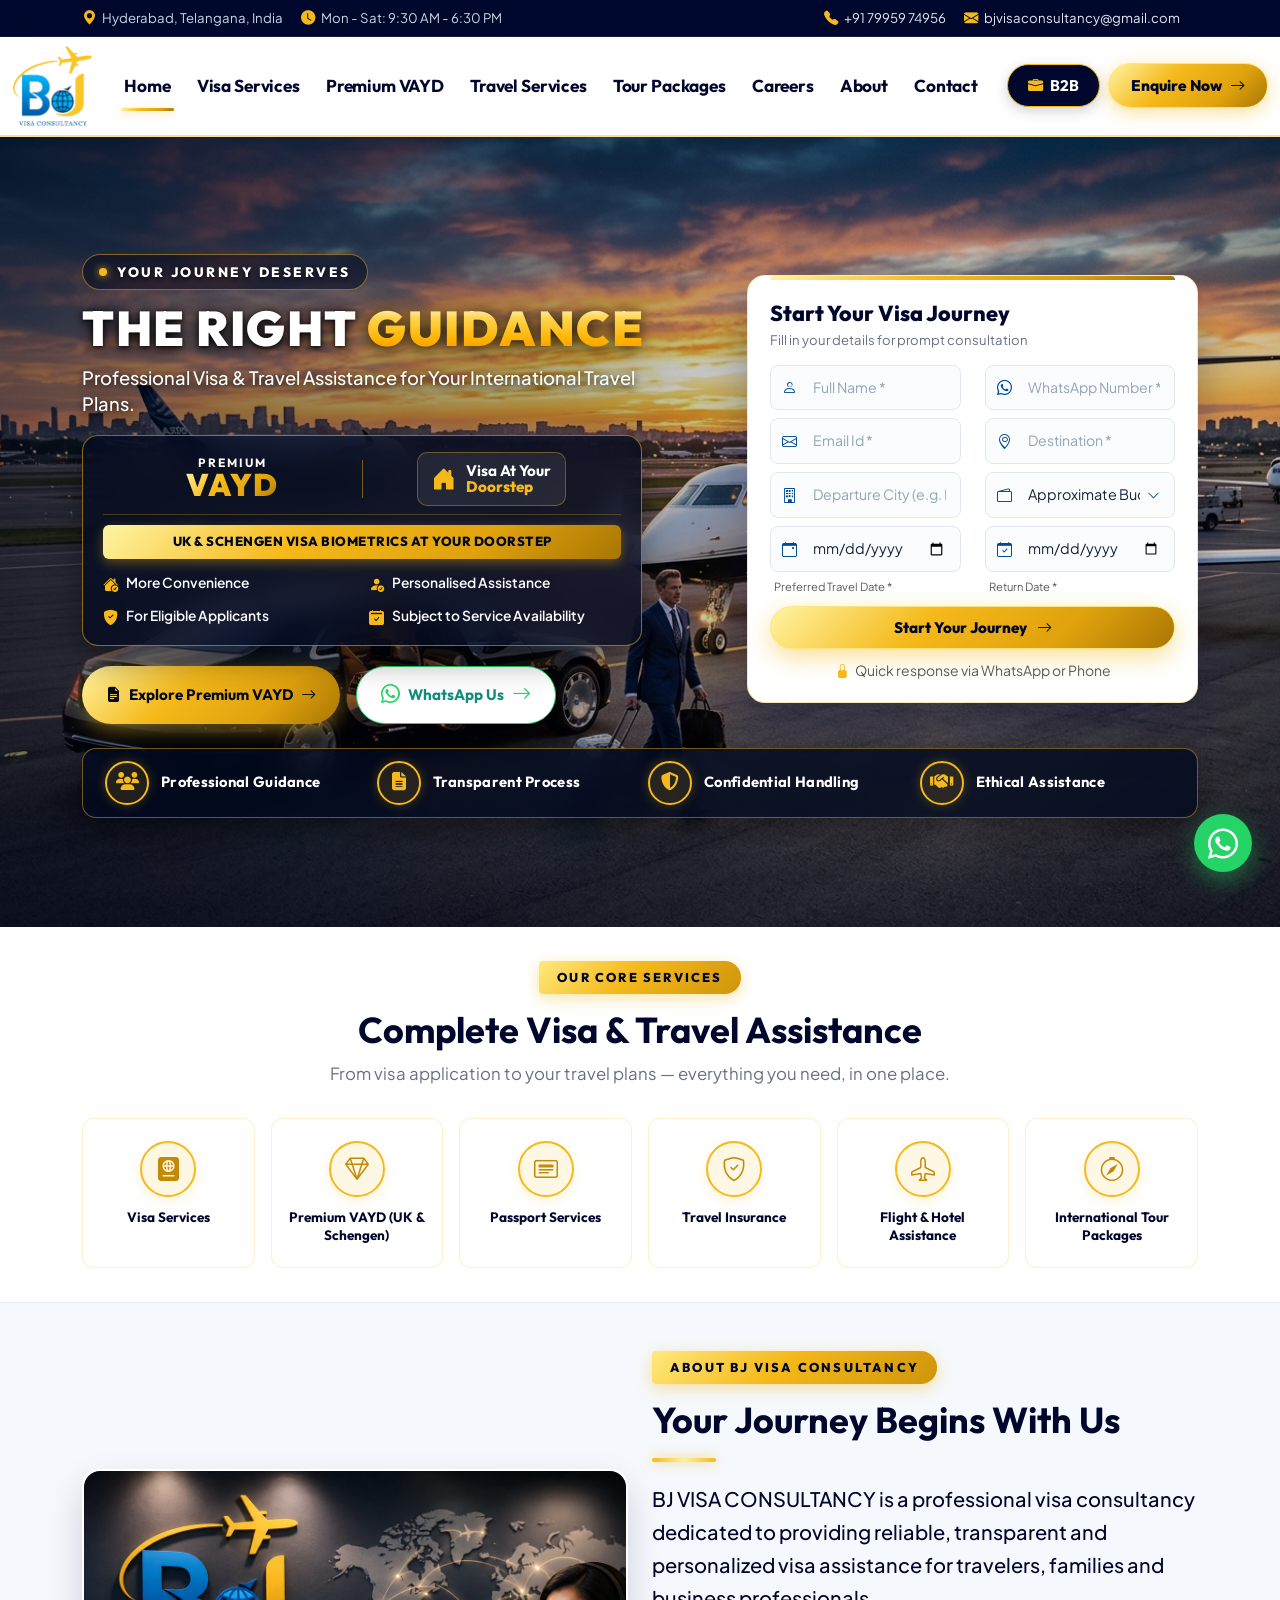
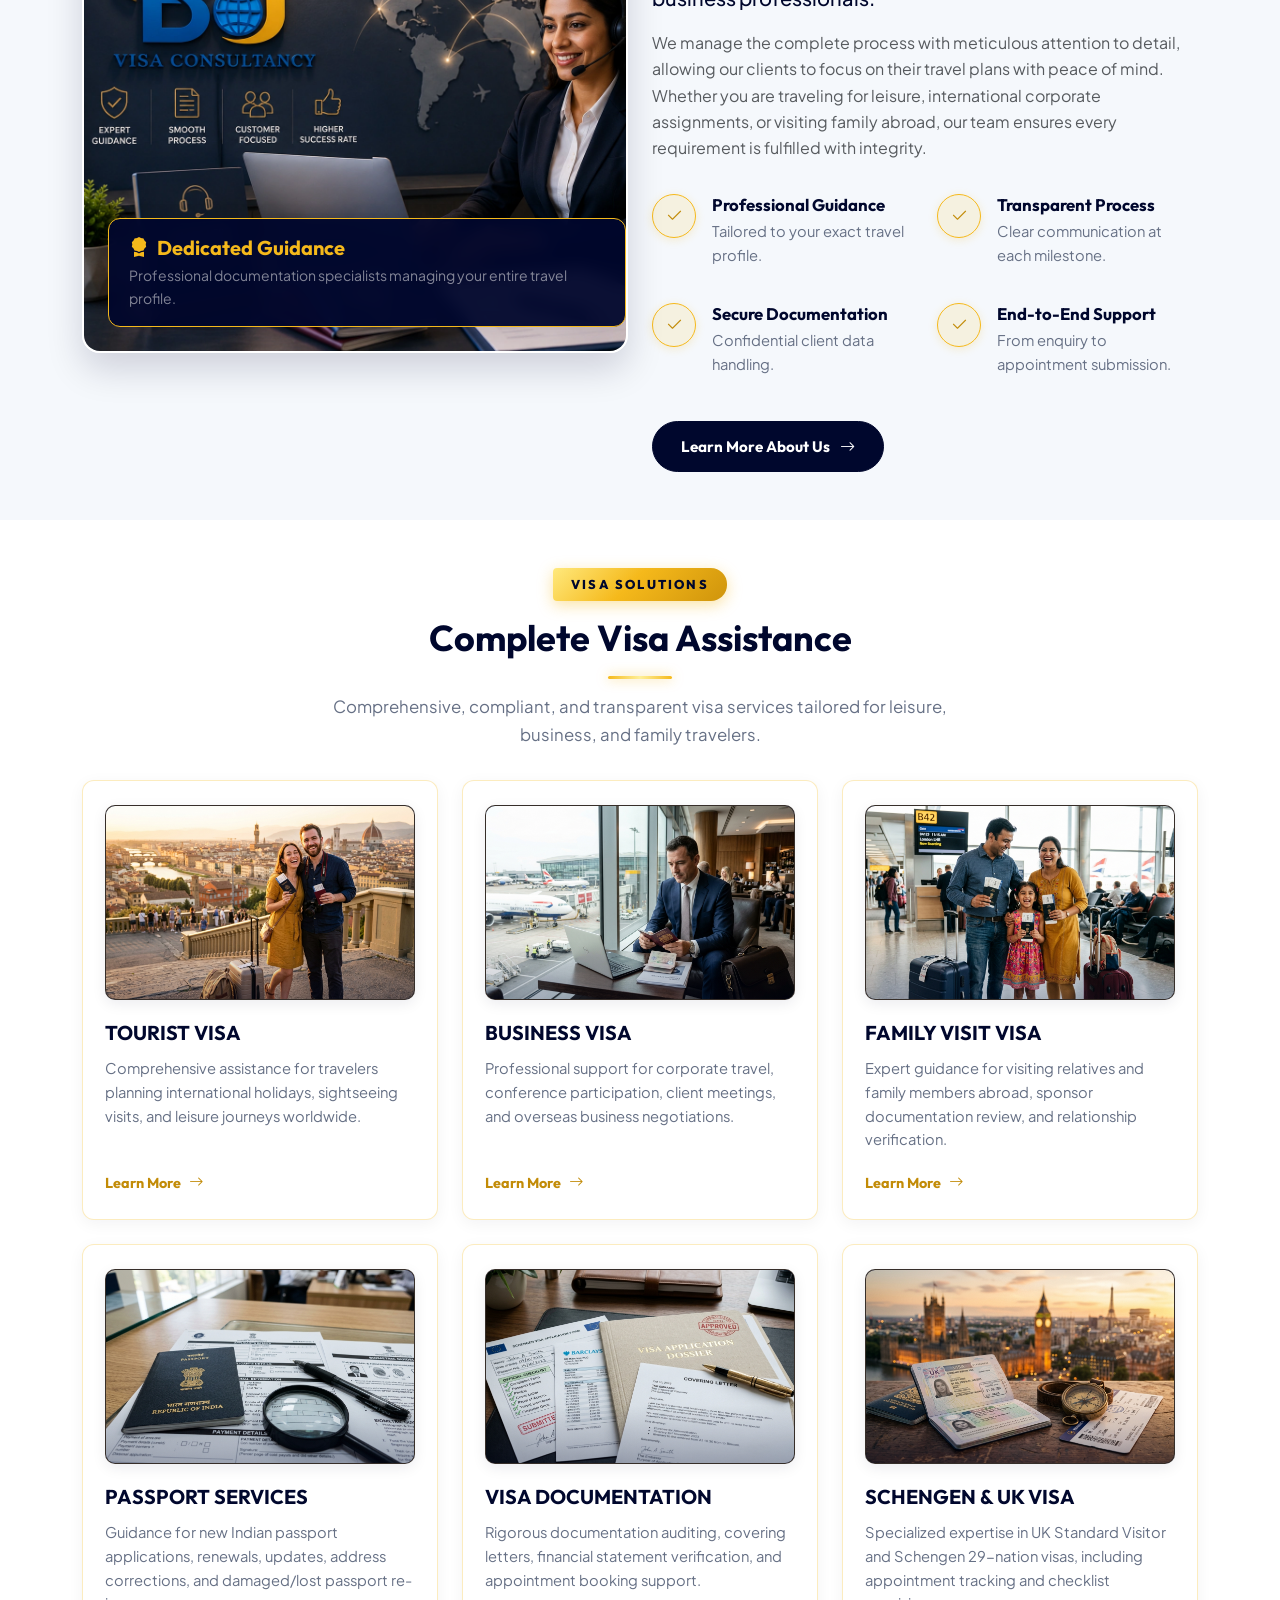
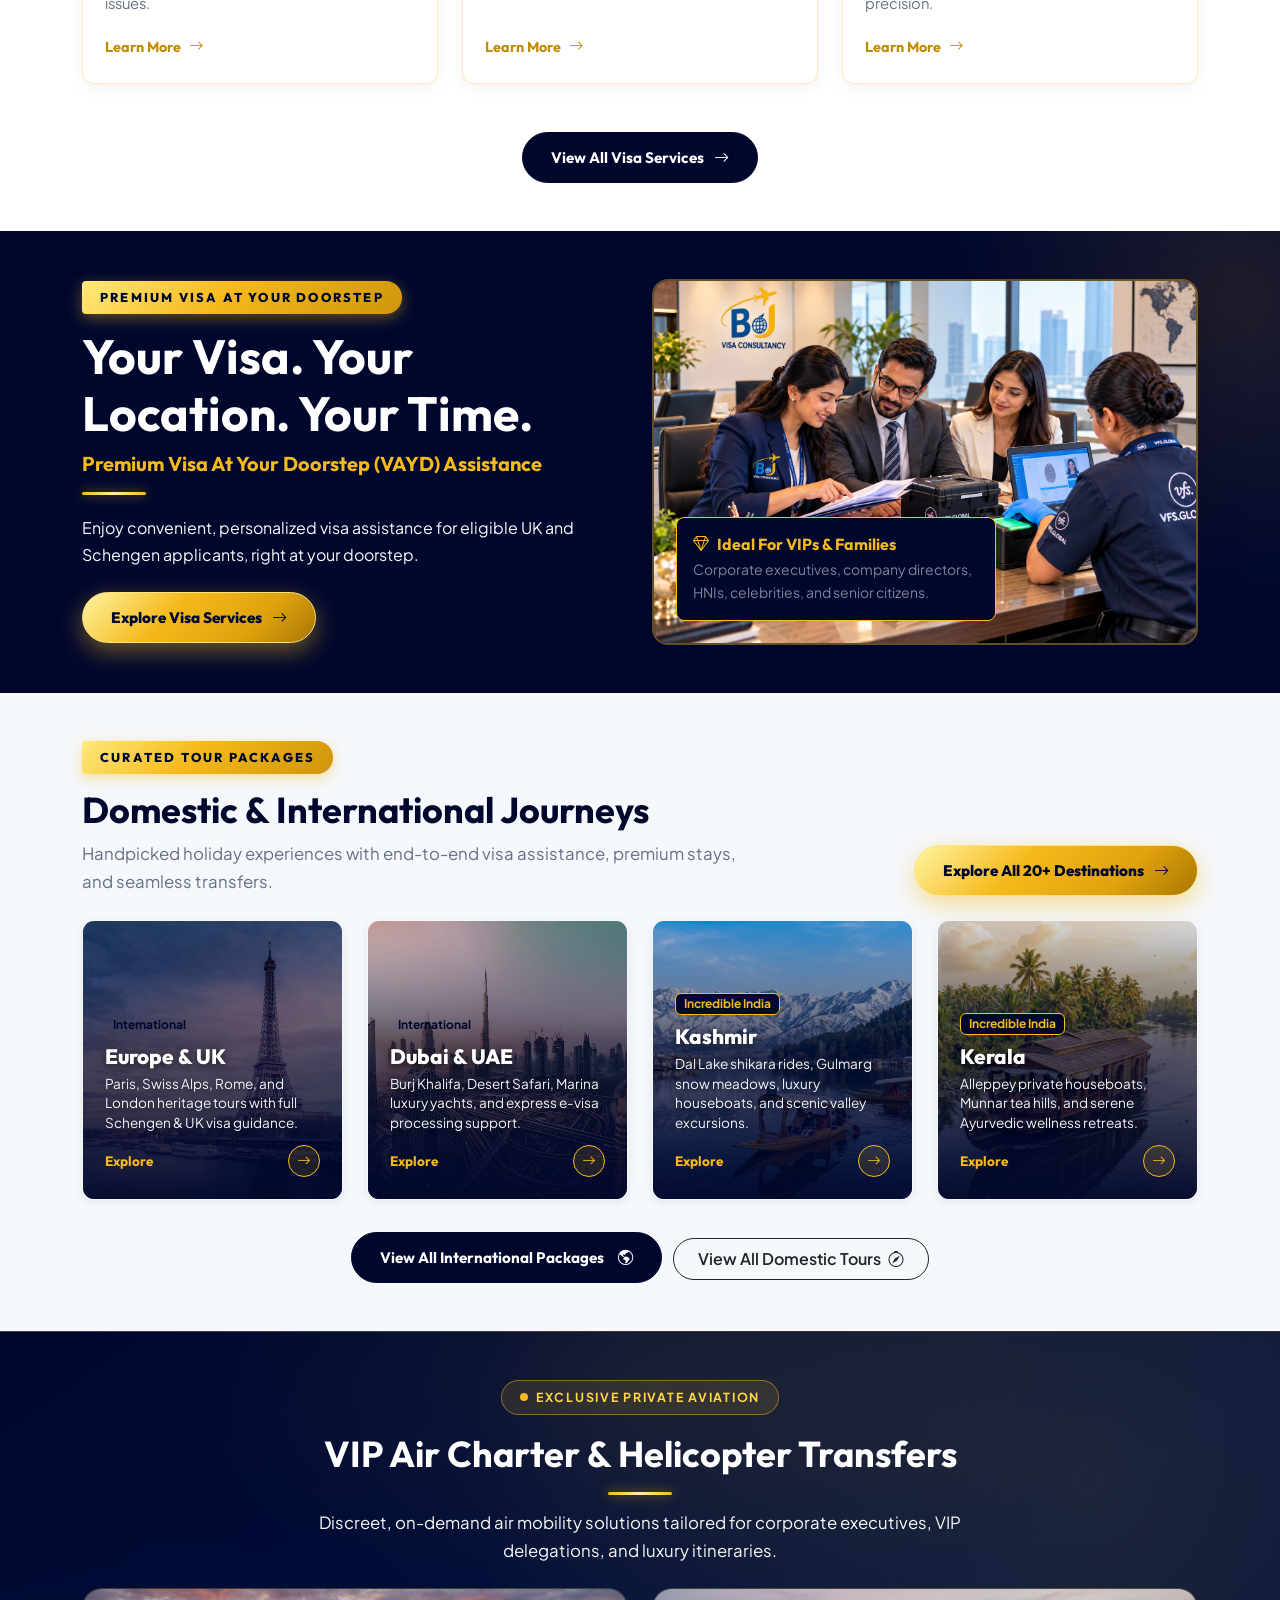
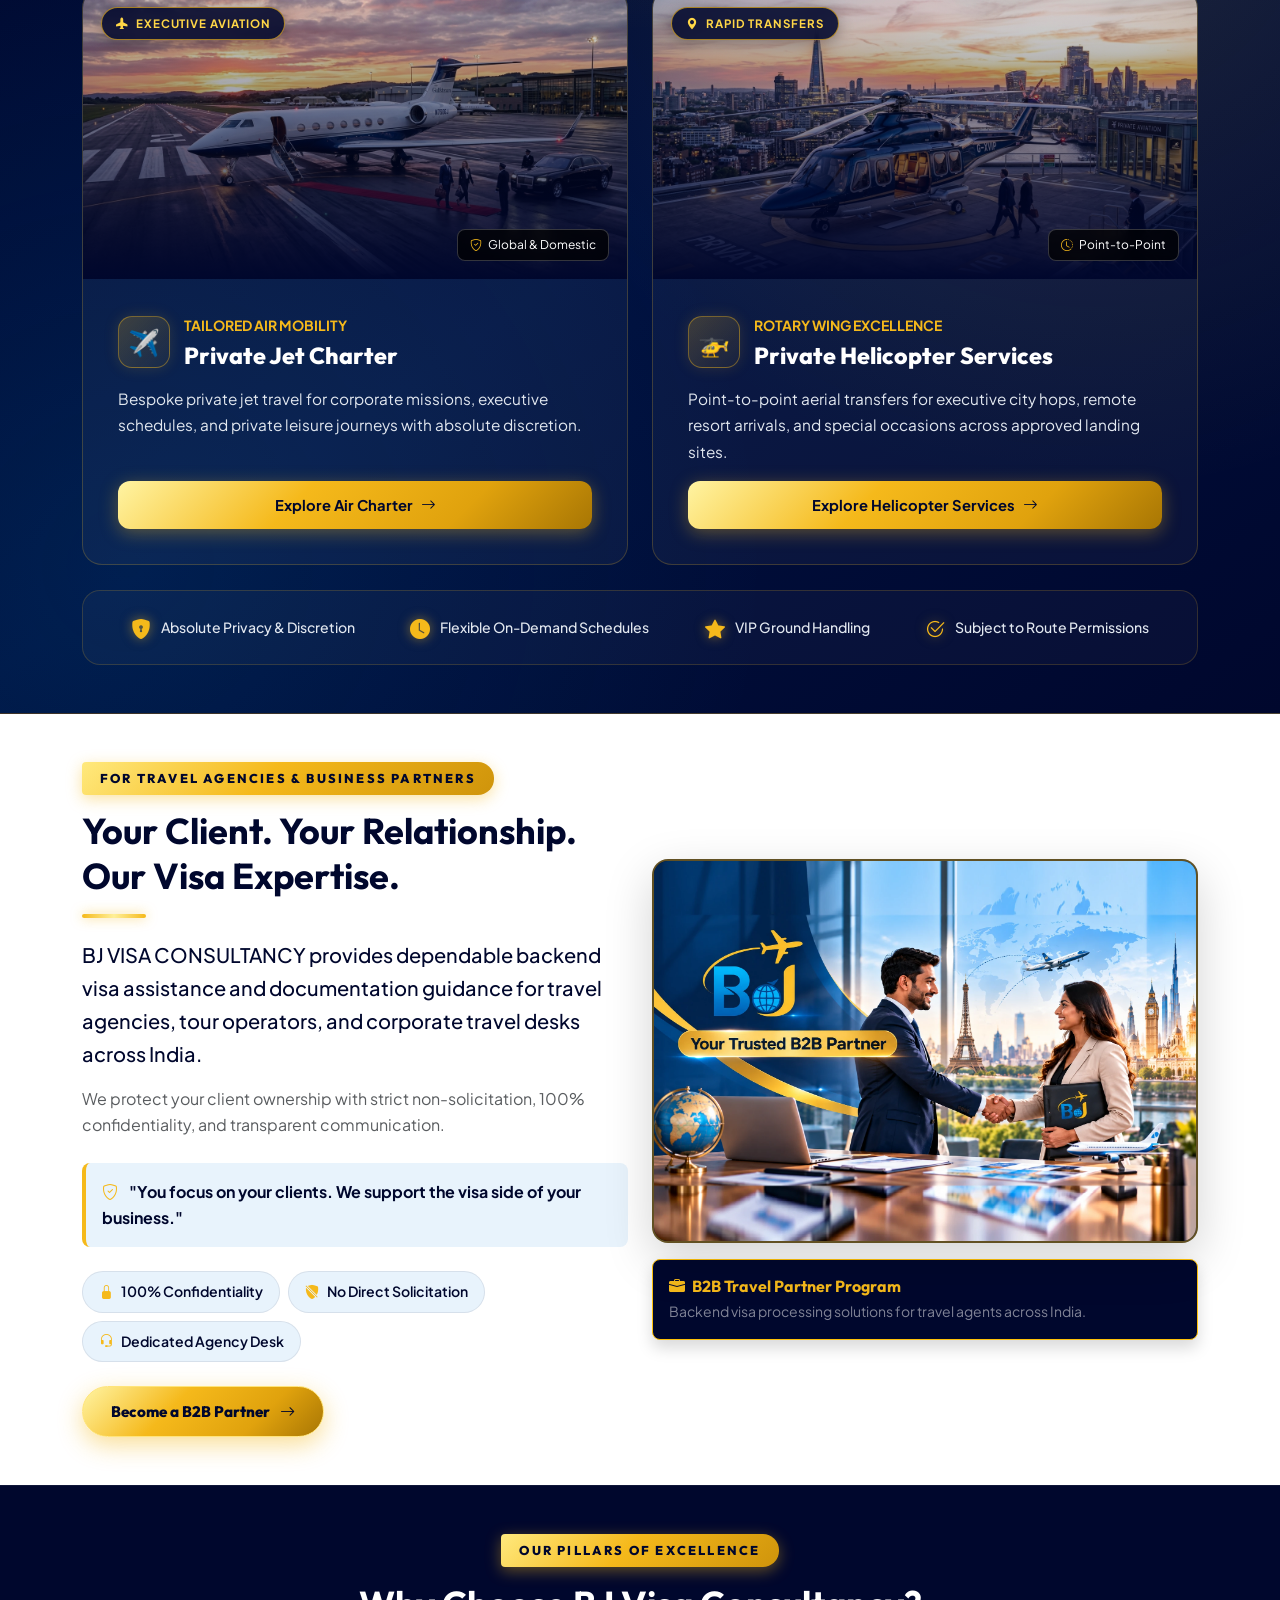
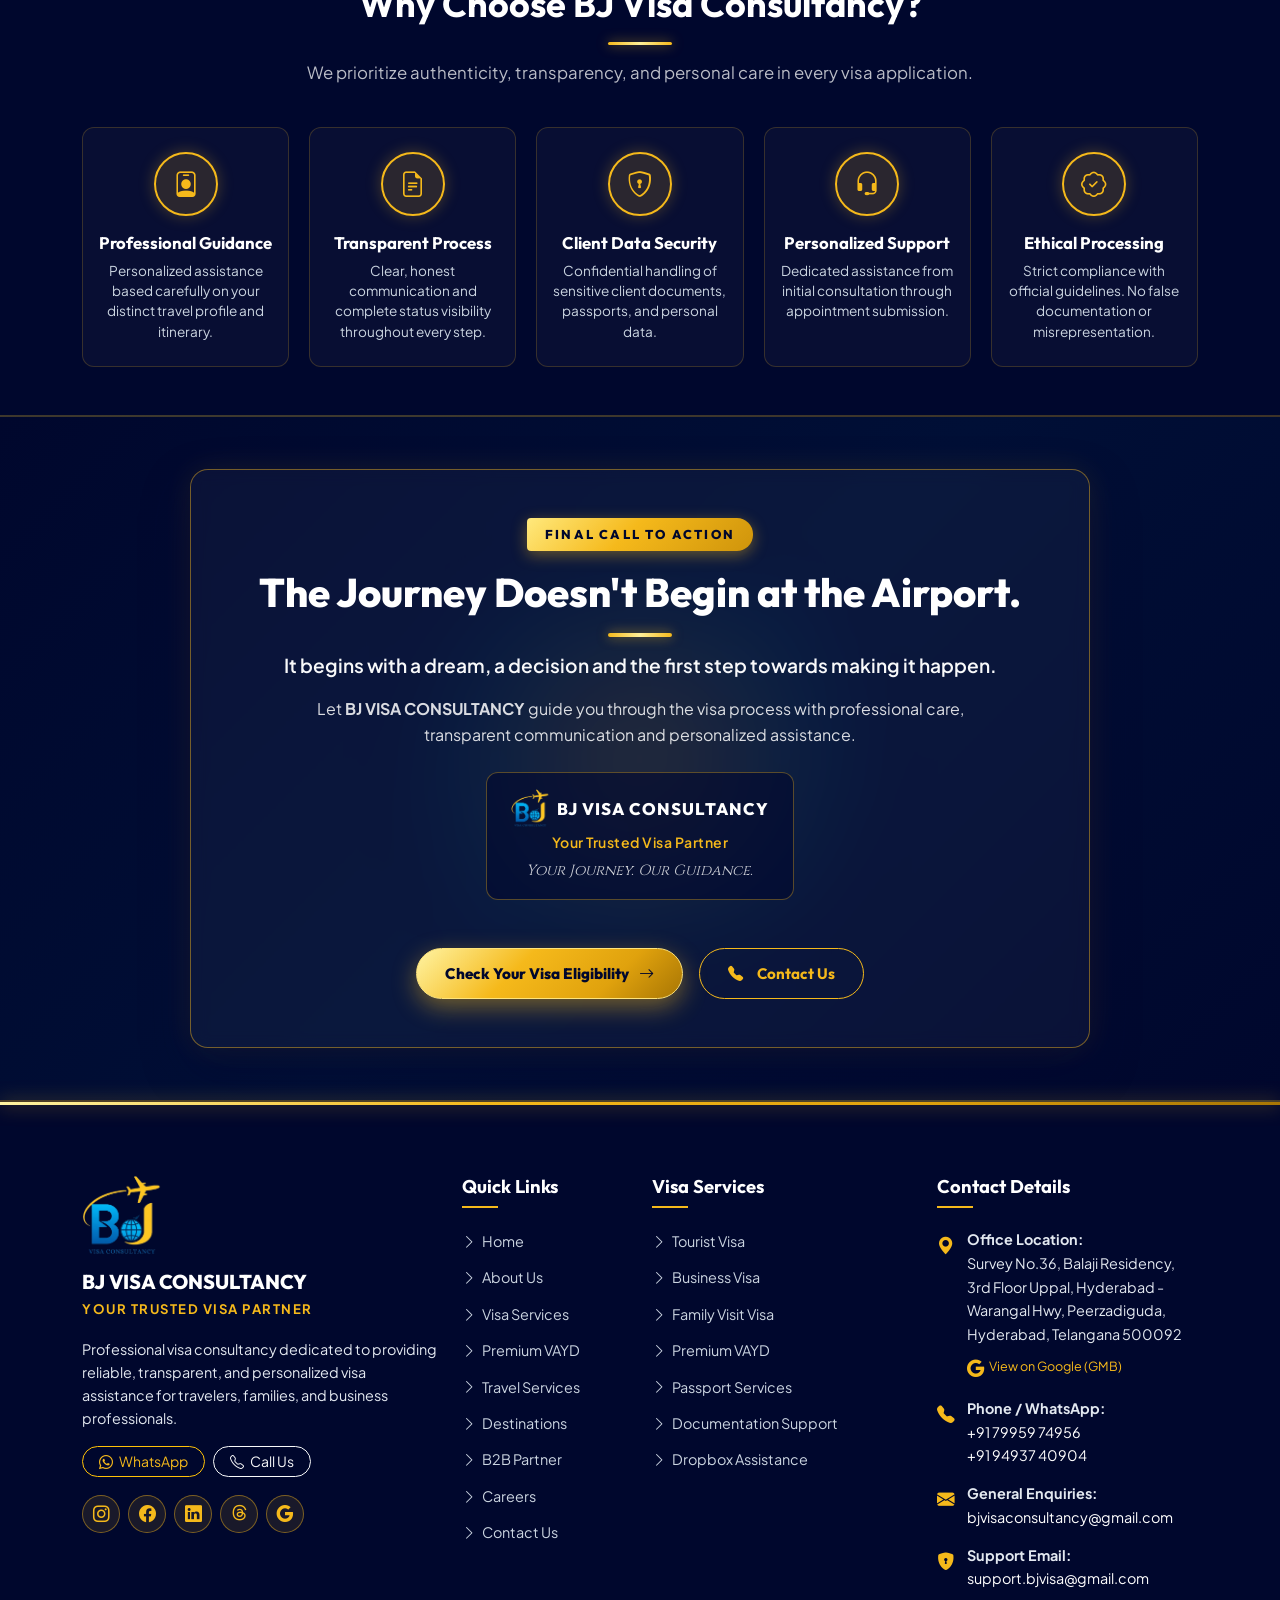
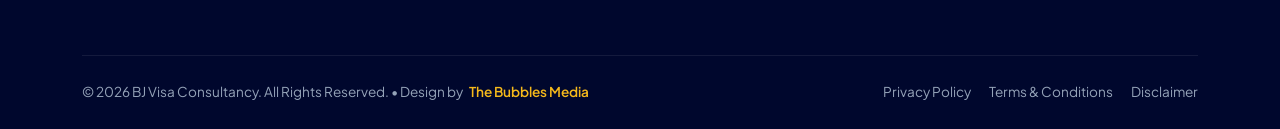
<file: index.html>
<!DOCTYPE html>
<html lang="en">

<head>
  <meta charset="UTF-8">
  <meta name="viewport" content="width=device-width, initial-scale=1.0">
  <title>BJ Visa Consultancy | Your Trusted Visa Partner | Hyderabad</title>
  <meta name="description"
    content="BJ Visa Consultancy provides professional visa assistance for Tourist, Business, Family Visit, and Premium Visa At Your Doorstep (VAYD) for UK, Schengen and worldwide destinations. Based in Hyderabad, India.">
  <meta name="keywords"
    content="BJ Visa Consultancy, Visa Consultancy Hyderabad, Visa Consultant Hyderabad, UK Visa Assistance, Schengen Visa Assistance, Tourist Visa Assistance, Business Visa Assistance, Family Visit Visa, Premium Visa At Your Doorstep, VAYD Visa Services, Travel Agency B2B Visa Support, Passport Services Hyderabad">

  <!-- Open Graph / Facebook -->
  <meta property="og:type" content="website">
  <meta property="og:url" content="https://bjvisaconsultancy.com/">
  <meta property="og:title" content="BJ Visa Consultancy | Your Trusted Visa Partner">
  <meta property="og:description"
    content="Making international travel simple, reliable & hassle-free. Professional visa and travel assistance in Hyderabad.">
  <meta property="og:image" content="images/hero/vayd-hero.jpg">

  <!-- Favicon -->
  <link rel="icon" type="image/png" href="images/logo.png">

  <!-- Google Fonts -->
  <link rel="preconnect" href="https://fonts.googleapis.com">
  <link rel="preconnect" href="https://fonts.gstatic.com" crossorigin>
  <link
    href="https://fonts.googleapis.com/css2?family=Cinzel:wght@700;800;900&family=Outfit:wght@400;500;600;700;800&family=Plus+Jakarta+Sans:wght@400;500;600;700&display=swap"
    rel="stylesheet">

  <!-- Bootstrap 5 CSS -->
  <link href="https://cdn.jsdelivr.net/npm/bootstrap@5.3.3/dist/css/bootstrap.min.css" rel="stylesheet">
  <!-- Bootstrap Icons -->
  <!-- Bootstrap Icons & Font Awesome -->
  <link rel="stylesheet" href="https://cdn.jsdelivr.net/npm/bootstrap-icons@1.11.3/font/bootstrap-icons.min.css">
  <link rel="stylesheet" href="https://cdnjs.cloudflare.com/ajax/libs/font-awesome/6.5.1/css/all.min.css">
  <!-- Custom Styles -->
  <link rel="stylesheet" href="css/style.css">

  <!-- Schema.org JSON-LD -->
  <script type="application/ld+json">
  {
    "@context": "https://schema.org",
    "@type": "TravelAgency",
    "name": "BJ Visa Consultancy",
    "image": "images/logo.png",
    "telephone": "+917995974956",
    "email": "bjvisaconsultancy@gmail.com",
    "address": {
      "@type": "PostalAddress",
      "addressLocality": "Hyderabad",
      "addressRegion": "Telangana",
      "addressCountry": "IN"
    },
    "description": "Professional visa consultancy providing Tourist, Business, Family, and Premium Doorstep Biometric Visa Services (VAYD)."
  }
  </script>

  <!-- Critical Preloader Style & Detection Script -->
  <style>
    html.no-preloader #bj-preloader {
      display: none !important;
    }

    body.preloader-active {
      overflow: hidden !important;
    }
  </style>
  <script>
    (function () {
      try {
        // 1. Detect if this is a Page Reload
        var navEntries = performance.getEntriesByType && performance.getEntriesByType('navigation');
        var isReload = false;
        if (navEntries && navEntries.length > 0) {
          isReload = (navEntries[0].type === 'reload');
        } else if (window.performance && window.performance.navigation) {
          isReload = (window.performance.navigation.type === 1);
        }

        // 2. Detect redirect / navigation from another internal page
        var referrer = document.referrer || '';
        var lastPage = sessionStorage.getItem('bj_last_page');
        var navSource = sessionStorage.getItem('bj_nav_source');
        var siteOpened = sessionStorage.getItem('bj_site_opened');

        var internalSubpages = [
          'about.html',
          'b2b.html',
          'careers.html',
          'contact.html',
          'destinations.html',
          'premium-vayd.html',
          'travel-services.html',
          'visa-services.html'
        ];

        var cameFromSubpageReferrer = internalSubpages.some(function (page) {
          return referrer.indexOf(page) !== -1;
        });

        var cameFromSubpageStorage = lastPage && internalSubpages.some(function (page) {
          return lastPage.indexOf(page) !== -1;
        });

        var isFromAnotherPage = cameFromSubpageReferrer || cameFromSubpageStorage || (navSource === 'internal' && lastPage && lastPage !== 'index.html');

        // Condition check:
        // Preloader should ONLY come when website is opened OR when home page is reloaded.
        // It should NOT come when redirected from another page.
        var shouldShow = false;

        if (isReload) {
          shouldShow = true;
        } else if (isFromAnotherPage) {
          shouldShow = false;
        } else if (!siteOpened) {
          shouldShow = true;
        } else {
          // Internal within-session navigation to home
          shouldShow = false;
        }

        if (!shouldShow) {
          document.documentElement.classList.add('no-preloader');
        }
      } catch (e) {
        document.documentElement.classList.add('no-preloader');
      }
    })();
  </script>
</head>

<body>

  <!-- ========================================================================
       BJ VISA CONSULTANCY - LUXURY ANIMATED LOGO PRELOADER
       Shows on website open & home page reload; suppressed on redirect
       ======================================================================== -->
  <div id="bj-preloader" class="bj-preloader" role="status" aria-live="polite" aria-label="Loading BJ Visa Consultancy">
    <div class="bj-preloader-backdrop">
      <div class="bj-preloader-glow"></div>
    </div>
    <div class="bj-preloader-content">
      <div class="bj-preloader-logo-wrap">
        <!-- Dual Golden Orbital Animation Rings -->
        <div class="bj-preloader-orbit-outer"></div>
        <div class="bj-preloader-orbit-inner"></div>
        <!-- Center Brand Logo Emblem -->
        <img src="images/logo.png" alt="BJ Visa Consultancy" class="bj-preloader-logo" width="92" height="92">
      </div>
      <div class="bj-preloader-brand">
        <h2 class="bj-preloader-title">BJ VISA CONSULTANCY</h2>
        <p class="bj-preloader-tagline">Your Trusted Visa Partner</p>
      </div>
      <!-- Luxury Gold Progress Bar -->
      <div class="bj-preloader-progress-track">
        <div class="bj-preloader-progress-bar"></div>
      </div>
    </div>
  </div>

  <!-- Top Utility Bar -->
  <div class="top-bar">
    <div class="container d-flex justify-content-between align-items-center">
      <div class="d-flex align-items-center flex-wrap">
        <span class="top-bar-item"><i class="bi bi-geo-alt-fill"></i> Hyderabad, Telangana, India</span>
        <span class="top-bar-item"><i class="bi bi-clock-fill"></i> Mon - Sat: 9:30 AM - 6:30 PM</span>
      </div>
      <div class="d-flex align-items-center">
        <a href="tel:+917995974956" class="top-bar-item"><i class="bi bi-telephone-fill"></i> +91 79959 74956</a>
        <a href="mailto:bjvisaconsultancy@gmail.com" class="top-bar-item d-none d-md-inline-flex"><i
            class="bi bi-envelope-fill"></i> bjvisaconsultancy@gmail.com</a>
      </div>
    </div>
  </div>

  <!-- Sticky Navbar -->
  <nav class="navbar navbar-expand-lg navbar-bj sticky-top" id="mainNavbar">
    <div class="container">
      <a class="navbar-brand" href="index.html">
        <img src="images/logo.png" alt="BJ Visa Consultancy" class="brand-logo-img">
      </a>

      <!-- Right Header Actions on Mobile (B2B Button + Toggler) -->
      <div class="navbar-mobile-actions d-flex align-items-center gap-2 d-lg-none">
        <a href="b2b.html" class="btn-nav-b2b btn-nav-b2b-header">
          <i class="bi bi-briefcase-fill"></i> B2B
        </a>
        <button class="navbar-toggler" type="button" data-bs-toggle="collapse" data-bs-target="#navbarContent"
        aria-controls="navbarContent" aria-expanded="false" aria-label="Toggle navigation">
        <span class="navbar-toggler-icon"></span>
      </button>
      </div>

      <div class="collapse navbar-collapse" id="navbarContent">
        <ul class="navbar-nav ms-auto mb-2 mb-lg-0 align-items-lg-center">
          <li class="nav-item"><a class="nav-link active" href="index.html">Home</a></li>
          <li class="nav-item"><a class="nav-link" href="visa-services.html">Visa Services</a></li>
          <li class="nav-item"><a class="nav-link" href="premium-vayd.html">Premium VAYD</a></li>
          <li class="nav-item"><a class="nav-link" href="travel-services.html">Travel Services</a></li>
          <li class="nav-item"><a class="nav-link" href="destinations.html">Tour Packages</a></li>
          <li class="nav-item"><a class="nav-link" href="careers.html">Careers</a></li>
          <li class="nav-item"><a class="nav-link" href="about.html">About</a></li>
          <li class="nav-item"><a class="nav-link" href="contact.html">Contact</a></li>
        </ul>
        <div
          class="nav-cta-group ms-lg-3 mt-3 mt-lg-0 d-flex flex-column flex-sm-row flex-lg-row align-items-stretch align-items-lg-center gap-2">
          <a href="b2b.html" class="btn-nav-b2b d-none d-lg-inline-flex">
            <i class="bi bi-briefcase-fill"></i> B2B
          </a>
          <button class="btn-nav-enquire" data-bs-toggle="modal" data-bs-target="#enquiryModal">
            Enquire Now <i class="bi bi-arrow-right"></i>
          </button>
        </div>
      </div>
    </div>
  </nav>

  <!-- Hero Section -->
  <header class="hero-vayd position-relative overflow-hidden">
    <!-- AI Concept Background Video -->
    <div class="hero-video-wrapper">
      <video class="hero-bg-video" autoplay muted loop playsinline preload="auto" poster="images/hero/vayd-hero.jpg">
        <source src="videos/hero.mp4" type="video/mp4">
        Your browser does not support HTML5 video.
      </video>
      <div class="hero-video-overlay"></div>
    </div>

    <div class="container position-relative" style="z-index: 3;">
      <div class="row align-items-center g-4">
        <!-- Hero Left Content (Matching Flyer / 3rd Pic) -->
        <div class="col-lg-7 text-start">
          <div class="hero-journey-eyebrow">
            <span class="hero-gold-dot"></span>
            <span>YOUR JOURNEY DESERVES</span>
          </div>

          <h1 class="hero-guidance-title">
            <span class="title-white">THE RIGHT</span> <span class="gold-gradient-text">GUIDANCE</span>
          </h1>

          <p class="hero-guidance-subtitle">
            Professional Visa &amp; Travel Assistance for Your International Travel Plans.
          </p>

          <!-- Premium VAYD Showcase Box (Matching 3rd Pic) -->
          <div class="hero-vayd-box">
            <div class="hero-vayd-box-header">
              <div class="vayd-box-brand">
                <span class="vayd-box-tag">PREMIUM</span>
                <span class="vayd-box-logo-text">VAYD</span>
              </div>
              <div class="vayd-box-divider"></div>
              <div class="vayd-box-doorstep">
                <i class="bi bi-house-door-fill text-gold fs-4"></i>
                <div class="vayd-doorstep-text">
                  <span class="doorstep-title">Visa At Your</span>
                  <span class="doorstep-sub">Doorstep</span>
                </div>
              </div>
            </div>

            <div class="hero-vayd-ribbon">
              UK &amp; SCHENGEN VISA BIOMETRICS AT YOUR DOORSTEP
            </div>

            <div class="hero-vayd-pills-grid">
              <div class="vayd-pill-item">
                <i class="bi bi-house-check-fill"></i>
                <span>More Convenience</span>
              </div>
              <div class="vayd-pill-item">
                <i class="bi bi-person-fill-check"></i>
                <span>Personalised Assistance</span>
              </div>
              <div class="vayd-pill-item">
                <i class="bi bi-shield-fill-check"></i>
                <span>For Eligible Applicants</span>
              </div>
              <div class="vayd-pill-item">
                <i class="bi bi-calendar2-check-fill"></i>
                <span>Subject to Service Availability</span>
              </div>
            </div>
          </div>

          <!-- Action Buttons (Matching 3rd Pic) -->
          <div class="d-flex flex-wrap gap-3 hero-action-btns">
            <a href="premium-vayd.html" class="hero-btn-vayd">
              <i class="bi bi-file-earmark-text-fill me-2"></i> Explore Premium VAYD <i
                class="bi bi-arrow-right ms-2"></i>
            </a>
            <a href="https://wa.me/917995974956?text=Hi%20BJ%20Visa%20Consultancy,%20I%20would%20like%20to%20enquire%20about%20visa%20services"
              target="_blank" rel="noopener noreferrer" class="btn-whatsapp-hero">
              <i class="bi bi-whatsapp me-2"></i> WhatsApp Us <i class="bi bi-arrow-right ms-2"></i>
            </a>
          </div>
        </div>

        <!-- Hero Right: Quick Enquiry Form Card -->
        <div class="col-lg-5">
          <div class="hero-enquiry-card">
            <h3 class="card-title">Start Your Visa Journey</h3>
            <p class="card-subtitle">Fill in your details for prompt consultation</p>

            <form id="heroEnquiryForm" novalidate>
              <!-- 1. Full Name & 2. WhatsApp Number -->
              <div class="row g-2 mb-2">
                <div class="col-sm-6">
                  <div class="form-group-custom mb-0">
                    <i class="bi bi-person"></i>
                    <input type="text" class="form-control-custom" placeholder="Full Name *" required>
                  </div>
                </div>
                <div class="col-sm-6">
                  <div class="form-group-custom mb-0">
                    <i class="bi bi-whatsapp"></i>
                    <input type="tel" class="form-control-custom" placeholder="WhatsApp Number *" required>
                  </div>
                </div>
              </div>

              <!-- 3. Email Id & 4. Destination -->
              <div class="row g-2 mb-2">
                <div class="col-sm-6">
                  <div class="form-group-custom mb-0">
                    <i class="bi bi-envelope"></i>
                    <input type="email" class="form-control-custom" placeholder="Email Id *" required>
                  </div>
                </div>
                <div class="col-sm-6">
                  <div class="form-group-custom mb-0">
                    <i class="bi bi-geo-alt"></i>
                    <input type="text" class="form-control-custom" placeholder="Destination *" required>
                  </div>
                </div>
              </div>

              <!-- 5. Departure City & 11. Approximate Budget -->
              <div class="row g-2 mb-2">
                <div class="col-sm-6">
                  <div class="form-group-custom mb-0">
                    <i class="bi bi-building"></i>
                    <input type="text" class="form-control-custom" placeholder="Departure City (e.g. Hyderabad) *"
                      required>
                  </div>
                </div>
                <div class="col-sm-6">
                  <div class="form-group-custom mb-0">
                    <i class="bi bi-wallet2"></i>
                    <select class="form-select-custom" required>
                      <option value="" selected disabled>Approximate Budget *</option>
                      <option value="Under ₹50,000 / person">Under ₹50,000 / person</option>
                      <option value="₹50,000 - ₹1,00,000 / person">₹50,000 - ₹1,00,000 / person</option>
                      <option value="₹1,00,000 - ₹2,00,000 / person">₹1,00,000 - ₹2,00,000 / person</option>
                      <option value="₹2,00,000 - ₹3,50,000 / person">₹2,00,000 - ₹3,50,000 / person</option>
                      <option value="₹3,50,000+ / Luxury">₹3,50,000+ / Luxury</option>
                    </select>
                  </div>
                </div>
              </div>

              <!-- 6. Preferred Travel Date & 7. Return Date -->
              <div class="row g-2 mb-2">
                <div class="col-sm-6">
                  <div class="form-group-custom mb-0">
                    <i class="bi bi-calendar-event"></i>
                    <input type="date" class="form-control-custom" placeholder="Preferred Travel Date"
                      title="Preferred Travel Date" required>
                  </div>
                  <small class="text-muted ps-1" style="font-size: 0.70rem;">Preferred Travel Date *</small>
                </div>
                <div class="col-sm-6">
                  <div class="form-group-custom mb-0">
                    <i class="bi bi-calendar-check"></i>
                    <input type="date" class="form-control-custom" placeholder="Return Date" title="Return Date"
                      required>
                  </div>
                  <small class="text-muted ps-1" style="font-size: 0.70rem;">Return Date *</small>
                </div>
              </div>

              <button type="submit" class="btn-gold w-100 py-2">
                Start Your Journey <i class="bi bi-arrow-right"></i>
              </button>

              <div class="text-center mt-2">
                <small class="text-muted"><i class="bi bi-lock-fill text-gold me-1"></i> Quick response via WhatsApp or
                  Phone</small>
              </div>
            </form>
          </div>
        </div>
      </div>

      <!-- Bottom Trust Highlights Strip (Matching 3rd Pic) -->
      <div class="hero-trust-bar">
        <div class="hero-trust-item">
          <div class="hero-trust-icon">
            <i class="fa-solid fa-users"></i>
          </div>
          <div class="hero-trust-label">Professional Guidance</div>
        </div>
        <div class="hero-trust-item">
          <div class="hero-trust-icon">
            <i class="fa-solid fa-file-lines"></i>
          </div>
          <div class="hero-trust-label">Transparent Process</div>
        </div>
        <div class="hero-trust-item">
          <div class="hero-trust-icon">
            <i class="fa-solid fa-shield-halved"></i>
          </div>
          <div class="hero-trust-label">Confidential Handling</div>
        </div>
        <div class="hero-trust-item">
          <div class="hero-trust-icon">
            <i class="fa-solid fa-handshake"></i>
          </div>
          <div class="hero-trust-label">Ethical Assistance</div>
        </div>
      </div>
    </div>
  </header>

  <!-- Core Services Strip (8 Items) -->
  <section class="service-strip-section">
    <div class="container text-center">
      <div class="section-eyebrow">OUR CORE SERVICES</div>
      <h2 class="section-title mb-2">Complete Visa &amp; Travel Assistance</h2>
      <p class="section-subtitle">
        From visa application to your travel plans — everything you need, in one place.
      </p>

      <div class="service-strip-grid">
        <a href="visa-services.html" class="service-strip-card">
          <div class="service-strip-icon-box"><i class="fa-solid fa-passport"></i></div>
          <span class="service-strip-title">Visa Services</span>
        </a>
        <a href="premium-vayd.html" class="service-strip-card">
          <div class="service-strip-icon-box"><i class="bi bi-gem"></i></div>
          <span class="service-strip-title">Premium VAYD (UK &amp; Schengen)</span>
        </a>
        <a href="visa-services.html#passport" class="service-strip-card">
          <div class="service-strip-icon-box"><i class="bi bi-card-heading"></i></div>
          <span class="service-strip-title">Passport Services</span>
        </a>
        <a href="travel-services.html#insurance" class="service-strip-card">
          <div class="service-strip-icon-box"><i class="bi bi-shield-check"></i></div>
          <span class="service-strip-title">Travel Insurance</span>
        </a>
        <a href="travel-services.html#ticketing" class="service-strip-card">
          <div class="service-strip-icon-box"><i class="bi bi-airplane"></i></div>
          <span class="service-strip-title">Flight &amp; Hotel Assistance</span>
        </a>
        <a href="destinations.html" class="service-strip-card">
          <div class="service-strip-icon-box"><i class="bi bi-compass"></i></div>
          <span class="service-strip-title">International Tour Packages</span>
        </a>
      </div>
    </div>
  </section>

  <!-- About Section -->
  <section class="section-padding about-home-section">
    <div class="container">
      <div class="row align-items-center g-5">
        <div class="col-lg-6">
          <div class="about-visual-card">
            <picture>
              <source srcset="images/about/bjvc-customer-support.webp" type="image/webp">
              <img src="images/about/bjvc-customer-support.png"
                alt="BJ Visa Consultancy Professional Visa Consultation and Documentation Support" class="w-100"
                style="height: 480px; object-fit: cover; object-position: left center;">
            </picture>
            <div class="about-badge-floating">
              <h5 class="font-heading mb-1 text-gold"><i class="bi bi-award-fill me-2"></i>Dedicated Guidance</h5>
              <p class="small text-white-50 mb-0">Professional documentation specialists managing your entire travel
                profile.</p>
            </div>
          </div>
        </div>

        <div class="col-lg-6">
          <div class="section-eyebrow">ABOUT BJ VISA CONSULTANCY</div>
          <h2 class="section-title">Your Journey Begins With Us</h2>
          <div class="gold-divider"></div>
          <p class="lead text-navy fw-medium">
            BJ VISA CONSULTANCY is a professional visa consultancy dedicated to providing reliable, transparent and
            personalized visa assistance for travelers, families and business professionals.
          </p>
          <p class="text-muted">
            We manage the complete process with meticulous attention to detail, allowing our clients to focus on their
            travel plans with peace of mind. Whether you are traveling for leisure, international corporate assignments,
            or visiting family abroad, our team ensures every requirement is fulfilled with integrity.
          </p>

          <!-- Core Value Points -->
          <div class="row g-3 mt-3">
            <div class="col-sm-6">
              <div class="about-feature-box">
                <div class="about-feature-icon"><i class="bi bi-check2"></i></div>
                <div>
                  <h6 class="about-feature-title">Professional Guidance</h6>
                  <p class="about-feature-desc">Tailored to your exact travel profile.</p>
                </div>
              </div>
            </div>
            <div class="col-sm-6">
              <div class="about-feature-box">
                <div class="about-feature-icon"><i class="bi bi-check2"></i></div>
                <div>
                  <h6 class="about-feature-title">Transparent Process</h6>
                  <p class="about-feature-desc">Clear communication at each milestone.</p>
                </div>
              </div>
            </div>
            <div class="col-sm-6">
              <div class="about-feature-box">
                <div class="about-feature-icon"><i class="bi bi-check2"></i></div>
                <div>
                  <h6 class="about-feature-title">Secure Documentation</h6>
                  <p class="about-feature-desc">Confidential client data handling.</p>
                </div>
              </div>
            </div>
            <div class="col-sm-6">
              <div class="about-feature-box">
                <div class="about-feature-icon"><i class="bi bi-check2"></i></div>
                <div>
                  <h6 class="about-feature-title">End-to-End Support</h6>
                  <p class="about-feature-desc">From enquiry to appointment submission.</p>
                </div>
              </div>
            </div>
          </div>

          <div class="mt-4">
            <a href="about.html" class="btn-navy me-3">
              Learn More About Us <i class="bi bi-arrow-right"></i>
            </a>
          </div>
        </div>
      </div>
    </div>
  </section>

  <!-- Complete Visa Assistance Grid -->
  <section class="section-padding bg-white">
    <div class="container">
      <div class="text-center max-w-700 mx-auto mb-5">
        <div class="section-eyebrow">VISA SOLUTIONS</div>
        <h2 class="section-title">Complete Visa Assistance</h2>
        <div class="gold-divider mx-auto"></div>
        <p class="section-subtitle">
          Comprehensive, compliant, and transparent visa services tailored for leisure, business, and family travelers.
        </p>
      </div>

      <div class="row g-4">
        <!-- Card 1: Tourist Visa -->
        <div class="col-lg-4 col-md-6">
          <div class="service-card">
            <div class="service-card-thumb">
              <img src="images/services/tourist-visa.jpg" alt="Tourist Visa Assistance" class="service-card-img"
                loading="lazy">
            </div>
            <div class="service-card-body">
              <h4 class="service-card-title">TOURIST VISA</h4>
              <p class="service-card-desc">
                Comprehensive assistance for travelers planning international holidays, sightseeing visits, and leisure
                journeys worldwide.
              </p>
              <a href="visa-services.html#tourist" class="service-card-link">
                Learn More <i class="bi bi-arrow-right"></i>
              </a>
            </div>
          </div>
        </div>

        <!-- Card 2: Business Visa -->
        <div class="col-lg-4 col-md-6">
          <div class="service-card">
            <div class="service-card-thumb">
              <img src="images/services/business-visa.jpg" alt="Business Visa Support" class="service-card-img"
                loading="lazy">
            </div>
            <div class="service-card-body">
              <h4 class="service-card-title">BUSINESS VISA</h4>
              <p class="service-card-desc">
                Professional support for corporate travel, conference participation, client meetings, and overseas
                business negotiations.
              </p>
              <a href="visa-services.html#business" class="service-card-link">
                Learn More <i class="bi bi-arrow-right"></i>
              </a>
            </div>
          </div>
        </div>

        <!-- Card 3: Family Visit Visa -->
        <div class="col-lg-4 col-md-6">
          <div class="service-card">
            <div class="service-card-thumb">
              <img src="images/services/family-visa.jpg" alt="Family Visit Visa Guidance" class="service-card-img"
                loading="lazy">
            </div>
            <div class="service-card-body">
              <h4 class="service-card-title">FAMILY VISIT VISA</h4>
              <p class="service-card-desc">
                Expert guidance for visiting relatives and family members abroad, sponsor documentation review, and
                relationship verification.
              </p>
              <a href="visa-services.html#family" class="service-card-link">
                Learn More <i class="bi bi-arrow-right"></i>
              </a>
            </div>
          </div>
        </div>

        <!-- Card 4: Passport Services -->
        <div class="col-lg-4 col-md-6">
          <div class="service-card">
            <div class="service-card-thumb">
              <img src="images/services/passport-services.jpg" alt="Passport Services" class="service-card-img"
                loading="lazy">
            </div>
            <div class="service-card-body">
              <h4 class="service-card-title">PASSPORT SERVICES</h4>
              <p class="service-card-desc">
                Guidance for new Indian passport applications, renewals, updates, address corrections, and damaged/lost
                passport re-issues.
              </p>
              <a href="visa-services.html#passport" class="service-card-link">
                Learn More <i class="bi bi-arrow-right"></i>
              </a>
            </div>
          </div>
        </div>

        <!-- Card 5: Visa Documentation -->
        <div class="col-lg-4 col-md-6">
          <div class="service-card">
            <div class="service-card-thumb">
              <img src="images/services/visa-documentation.jpg" alt="Visa Documentation Auditing"
                class="service-card-img" loading="lazy">
            </div>
            <div class="service-card-body">
              <h4 class="service-card-title">VISA DOCUMENTATION</h4>
              <p class="service-card-desc">
                Rigorous documentation auditing, covering letters, financial statement verification, and appointment
                booking support.
              </p>
              <a href="visa-services.html#documentation" class="service-card-link">
                Learn More <i class="bi bi-arrow-right"></i>
              </a>
            </div>
          </div>
        </div>

        <!-- Card 6: Schengen & UK -->
        <div class="col-lg-4 col-md-6">
          <div class="service-card">
            <div class="service-card-thumb">
              <img src="images/services/schengen-uk-visa.jpg" alt="Schengen and UK Visa Services"
                class="service-card-img" loading="lazy">
            </div>
            <div class="service-card-body">
              <h4 class="service-card-title">SCHENGEN &amp; UK VISA</h4>
              <p class="service-card-desc">
                Specialized expertise in UK Standard Visitor and Schengen 29-nation visas, including appointment
                tracking and checklist precision.
              </p>
              <a href="visa-services.html#schengen-uk" class="service-card-link">
                Learn More <i class="bi bi-arrow-right"></i>
              </a>
            </div>
          </div>
        </div>
      </div>

      <div class="text-center mt-5">
        <a href="visa-services.html" class="btn-navy">
          View All Visa Services <i class="bi bi-arrow-right"></i>
        </a>
      </div>
    </div>
  </section>

  <!-- Premium VAYD Spotlight Section -->
  <section class="section-padding vayd-spotlight-section">
    <div class="container position-relative">
      <div class="row align-items-center g-5">
        <div class="col-lg-6">
          <div class="section-eyebrow section-eyebrow-light">PREMIUM VISA AT YOUR DOORSTEP</div>
          <h2 class="display-5 fw-bold text-white mb-2">
            Your Visa. Your Location. Your Time.
          </h2>
          <h5 class="text-gold mb-3 font-heading">Premium Visa At Your Doorstep (VAYD) Assistance</h5>
          <div class="gold-divider"></div>

          <p class="text-light opacity-90 mb-4 fs-6">
            Enjoy convenient, personalized visa assistance for eligible UK and Schengen applicants, right at your doorstep.
          </p>

          <a href="visa-services.html" class="btn-gold">
            Explore Visa Services <i class="bi bi-arrow-right"></i>
          </a>
        </div>

        <div class="col-lg-6">
          <div class="position-relative">
            <picture>
              <source srcset="images/services/vayd-service-bjvc.webp" type="image/webp">
              <img src="images/services/vayd-service-bjvc.png" alt="Premium Visa at your doorstep VIP service"
                class="rounded-4 shadow-lg w-100"
                style="max-height: 440px; object-fit: cover; border: 2px solid rgba(245, 185, 27, 0.4);">
            </picture>
            <div class="position-absolute bottom-0 start-0 m-4 p-3 bg-navy rounded-3 border border-warning"
              style="max-width: 320px;">
              <h6 class="text-gold font-heading mb-1"><i class="bi bi-gem me-2"></i>Ideal For VIPs &amp; Families</h6>
              <p class="small text-white-50 mb-0">Corporate executives, company directors, HNIs, celebrities, and senior
                citizens.</p>
            </div>
          </div>
        </div>
      </div>
    </div>
  </section>

  <!-- Curated Holiday Packages Section -->
  <section class="section-padding destinations-section bg-light-soft">
    <div class="container">
      <div class="d-flex flex-column flex-md-row justify-content-between align-items-md-end mb-4">
        <div>
          <div class="section-eyebrow">CURATED TOUR PACKAGES</div>
          <h2 class="section-title mb-0">Domestic &amp; International Journeys</h2>
          <p class="section-subtitle mt-2 mb-0">Handpicked holiday experiences with end-to-end visa assistance, premium stays, and seamless transfers.</p>
        </div>
        <div class="mt-3 mt-md-0">
          <a href="destinations.html" class="btn-gold">
            Explore All 20+ Destinations <i class="bi bi-arrow-right"></i>
          </a>
        </div>
      </div>

      <div class="row g-4">
        <!-- 1. Europe & UK -->
        <div class="col-lg-3 col-md-6">
          <a href="destinations.html#europe" class="destination-card">
            <img src="images/destinations/europe.jpg" alt="Europe Tour Package" loading="lazy">
            <div class="destination-card-overlay">
              <span class="badge bg-gold text-navy fw-bold mb-2 align-self-start px-2 py-1 small">International</span>
              <h4 class="destination-name">Europe &amp; UK</h4>
              <p class="destination-desc">Paris, Swiss Alps, Rome, and London heritage tours with full Schengen &amp; UK visa guidance.</p>
              <div class="destination-card-btn">
                <span>Explore</span>
                <span class="arrow-circle"><i class="bi bi-arrow-right"></i></span>
              </div>
            </div>
          </a>
        </div>

        <!-- 2. Dubai & UAE -->
        <div class="col-lg-3 col-md-6">
          <a href="destinations.html#dubai" class="destination-card">
            <img src="images/destinations/dubai.jpg" alt="Dubai UAE Travel Package" loading="lazy">
            <div class="destination-card-overlay">
              <span class="badge bg-gold text-navy fw-bold mb-2 align-self-start px-2 py-1 small">International</span>
              <h4 class="destination-name">Dubai &amp; UAE</h4>
              <p class="destination-desc">Burj Khalifa, Desert Safari, Marina luxury yachts, and express e-visa processing support.</p>
              <div class="destination-card-btn">
                <span>Explore</span>
                <span class="arrow-circle"><i class="bi bi-arrow-right"></i></span>
              </div>
            </div>
          </a>
        </div>

        <!-- 3. Kashmir Valley -->
        <div class="col-lg-3 col-md-6">
          <a href="destinations.html?filter=domestic#kashmir" class="destination-card">
            <img src="images/destinations/kashmir.jpg" alt="Kashmir Holiday Package" loading="lazy">
            <div class="destination-card-overlay">
              <span class="badge bg-navy text-gold border border-warning fw-bold mb-2 align-self-start px-2 py-1 small">Incredible India</span>
              <h4 class="destination-name">Kashmir</h4>
              <p class="destination-desc">Dal Lake shikara rides, Gulmarg snow meadows, luxury houseboats, and scenic valley excursions.</p>
              <div class="destination-card-btn">
                <span>Explore</span>
                <span class="arrow-circle"><i class="bi bi-arrow-right"></i></span>
              </div>
            </div>
          </a>
        </div>

        <!-- 4. Kerala Backwaters -->
        <div class="col-lg-3 col-md-6">
          <a href="destinations.html?filter=domestic#kerala" class="destination-card">
            <img src="images/destinations/kerala.jpg" alt="Kerala Holiday Package" loading="lazy">
            <div class="destination-card-overlay">
              <span class="badge bg-navy text-gold border border-warning fw-bold mb-2 align-self-start px-2 py-1 small">Incredible India</span>
              <h4 class="destination-name">Kerala</h4>
              <p class="destination-desc">Alleppey private houseboats, Munnar tea hills, and serene Ayurvedic wellness retreats.</p>
              <div class="destination-card-btn">
                <span>Explore</span>
                <span class="arrow-circle"><i class="bi bi-arrow-right"></i></span>
              </div>
            </div>
          </a>
        </div>
      </div>

      <div class="text-center mt-4 pt-2">
        <a href="destinations.html" class="btn-navy me-2">
          View All International Packages <i class="bi bi-globe-americas ms-1"></i>
        </a>
        <a href="destinations.html?filter=domestic" class="btn btn-outline-dark rounded-pill px-4 py-2 fw-semibold">
          View All Domestic Tours <i class="bi bi-compass ms-1"></i>
        </a>
      </div>
    </div>
  </section>

  <!-- ==========================================================================
       PRIVATE AVIATION & CHARTER EXPERIENCES
       ========================================================================== -->
  <section class="section-padding private-aviation-section position-relative overflow-hidden" id="private-aviation">
    <div class="container position-relative" style="z-index: 2;">
      <div class="text-center max-w-700 mx-auto mb-4 aviation-reveal">
        <div class="aviation-badge">
          <span class="aviation-beacon-dot"></span>
          <span>Exclusive Private Aviation</span>
        </div>
        <h2 class="section-title text-white">VIP Air Charter &amp; Helicopter Transfers</h2>
        <div class="gold-divider mx-auto"></div>
        <p class="section-subtitle text-light opacity-80 mb-0">
          Discreet, on-demand air mobility solutions tailored for corporate executives, VIP delegations, and luxury itineraries.
        </p>
      </div>

      <div class="row g-4 align-items-stretch">
        <!-- Card 1: Private Jet Charter -->
        <div class="col-lg-6 aviation-reveal delay-1">
          <div class="aviation-card h-100">
            <div class="aviation-img-wrap">
              <img src="images/services/private-jet-charter.jpg" alt="Luxury Private Jet Charter" loading="lazy">
              <div class="aviation-img-overlay"></div>
              <div class="aviation-badge-float">
                <i class="bi bi-airplane-fill me-1"></i> Executive Aviation
              </div>
              <div class="aviation-fleet-tag">
                <i class="bi bi-shield-check text-gold"></i> Global &amp; Domestic
              </div>
            </div>

            <div class="aviation-card-body">
              <div class="aviation-title-row">
                <div class="aviation-icon-box jet-anim">✈️</div>
                <div>
                  <span class="text-gold text-uppercase fw-bold small letter-spacing-1 d-block mb-1">Tailored Air Mobility</span>
                  <h3 class="aviation-card-title">Private Jet Charter</h3>
                </div>
              </div>

              <p class="aviation-card-desc mb-3">
                Bespoke private jet travel for corporate missions, executive schedules, and private leisure journeys with absolute discretion.
              </p>

              <div class="aviation-btn-group mt-auto">
                <a href="travel-services.html#private-jet" class="btn-aviation-gold">
                  Explore Air Charter <i class="bi bi-arrow-right"></i>
                </a>
              </div>
            </div>
          </div>
        </div>

        <!-- Card 2: Private Helicopter Services -->
        <div class="col-lg-6 aviation-reveal delay-2">
          <div class="aviation-card h-100">
            <div class="aviation-img-wrap">
              <img src="images/services/private-helicopter.jpg" alt="Private Helicopter Services" loading="lazy">
              <div class="aviation-img-overlay"></div>
              <div class="aviation-badge-float">
                <i class="bi bi-geo-alt-fill me-1"></i> Rapid Transfers
              </div>
              <div class="aviation-fleet-tag">
                <i class="bi bi-clock-history text-gold"></i> Point-to-Point
              </div>
            </div>

            <div class="aviation-card-body">
              <div class="aviation-title-row">
                <div class="aviation-icon-box heli-anim">🚁</div>
                <div>
                  <span class="text-gold text-uppercase fw-bold small letter-spacing-1 d-block mb-1">Rotary Wing Excellence</span>
                  <h3 class="aviation-card-title">Private Helicopter Services</h3>
                </div>
              </div>

              <p class="aviation-card-desc mb-3">
                Point-to-point aerial transfers for executive city hops, remote resort arrivals, and special occasions across approved landing sites.
              </p>

              <div class="aviation-btn-group mt-auto">
                <a href="travel-services.html#private-helicopter" class="btn-aviation-gold">
                  Explore Helicopter Services <i class="bi bi-arrow-right"></i>
                </a>
              </div>
            </div>
          </div>
        </div>
      </div>

      <!-- Trust Bar / Key Aviation Assurances -->
      <div class="aviation-trust-bar aviation-reveal delay-3 mt-4">
        <div class="aviation-trust-item">
          <i class="bi bi-shield-lock-fill"></i>
          <span>Absolute Privacy &amp; Discretion</span>
        </div>
        <div class="aviation-trust-item">
          <i class="bi bi-clock-fill"></i>
          <span>Flexible On-Demand Schedules</span>
        </div>
        <div class="aviation-trust-item">
          <i class="bi bi-star-fill"></i>
          <span>VIP Ground Handling</span>
        </div>
        <div class="aviation-trust-item">
          <i class="bi bi-check2-circle"></i>
          <span>Subject to Route Permissions</span>
        </div>
      </div>
    </div>
  </section>

  <!-- B2B Partner Section -->
  <section class="section-padding bg-white b2b-home-section">
    <div class="container">
      <div class="row align-items-center g-5">
        <div class="col-lg-6">
          <div class="section-eyebrow">FOR TRAVEL AGENCIES &amp; BUSINESS PARTNERS</div>
          <h2 class="section-title">Your Client. Your Relationship. Our Visa Expertise.</h2>
          <div class="gold-divider"></div>

          <p class="lead text-navy fw-medium">
            BJ VISA CONSULTANCY provides dependable backend visa assistance and documentation guidance for travel agencies, tour operators, and corporate travel desks across India.
          </p>
          <p class="text-muted">
            We protect your client ownership with strict non-solicitation, 100% confidentiality, and transparent communication.
          </p>

          <div class="p-3 rounded-3 mt-4 mb-4"
            style="background: var(--blue-soft); border-left: 4px solid var(--gold);">
            <p class="mb-0 text-navy fw-bold fs-6">
              <i class="bi bi-shield-check text-gold me-2"></i>
              "You focus on your clients. We support the visa side of your business."
            </p>
          </div>

          <div class="d-flex flex-wrap gap-2 mb-4">
            <span class="b2b-feature-badge"><i class="bi bi-lock-fill"></i> 100% Confidentiality</span>
            <span class="b2b-feature-badge"><i class="bi bi-shield-slash-fill"></i> No Direct Solicitation</span>
            <span class="b2b-feature-badge"><i class="bi bi-headset"></i> Dedicated Agency Desk</span>
          </div>

          <a href="b2b.html" class="btn-gold">
            Become a B2B Partner <i class="bi bi-arrow-right"></i>
          </a>
        </div>

        <div class="col-lg-6">
          <div class="rounded-4 overflow-hidden shadow-lg position-relative"
            style="border: 2px solid rgba(245, 185, 27, 0.4); background: #000B29;">
            <picture class="w-100 d-block">
              <source srcset="images/b2b/b2b-partner-banner.webp" type="image/webp">
              <img src="images/b2b/b2b-partner-banner.png"
                alt="B2B Travel Partner Program - Your Trusted Backend Partner" class="b2b-home-banner-img">
            </picture>
          </div>
          <div
            class="p-3 bg-navy text-white rounded-3 shadow border border-warning mt-3">
            <h6 class="text-gold font-heading mb-1"><i class="bi bi-briefcase-fill me-1"></i> B2B Travel Partner
              Program</h6>
            <p class="small text-white-50 mb-0">Backend visa processing solutions for travel agents across India.</p>
          </div>
        </div>
      </div>
    </div>
  </section>

  <!-- Why Choose Us Section (Dark Navy) -->
  <section class="why-choose-section">
    <div class="container text-center">
      <div class="section-eyebrow section-eyebrow-light">OUR PILLARS OF EXCELLENCE</div>
      <h2 class="section-title text-white">Why Choose BJ Visa Consultancy?</h2>
      <div class="gold-divider mx-auto"></div>
      <p class="section-subtitle text-light opacity-75">
        We prioritize authenticity, transparency, and personal care in every visa application.
      </p>

      <div class="why-choose-grid">
        <!-- 1. Professional Guidance -->
        <div class="why-choose-card">
          <div class="why-choose-icon-circle">
            <i class="bi bi-person-badge"></i>
          </div>
          <h5 class="why-choose-title">Professional Guidance</h5>
          <p class="why-choose-desc">
            Personalized assistance based carefully on your distinct travel profile and itinerary.
          </p>
        </div>

        <!-- 2. Transparent Process -->
        <div class="why-choose-card">
          <div class="why-choose-icon-circle">
            <i class="bi bi-file-earmark-text"></i>
          </div>
          <h5 class="why-choose-title">Transparent Process</h5>
          <p class="why-choose-desc">
            Clear, honest communication and complete status visibility throughout every step.
          </p>
        </div>

        <!-- 3. Client Data Security -->
        <div class="why-choose-card">
          <div class="why-choose-icon-circle">
            <i class="bi bi-shield-lock"></i>
          </div>
          <h5 class="why-choose-title">Client Data Security</h5>
          <p class="why-choose-desc">
            Confidential handling of sensitive client documents, passports, and personal data.
          </p>
        </div>

        <!-- 4. Personalized Support -->
        <div class="why-choose-card">
          <div class="why-choose-icon-circle">
            <i class="bi bi-headset"></i>
          </div>
          <h5 class="why-choose-title">Personalized Support</h5>
          <p class="why-choose-desc">
            Dedicated assistance from initial consultation through appointment submission.
          </p>
        </div>

        <!-- 5. Ethical Processing -->
        <div class="why-choose-card">
          <div class="why-choose-icon-circle">
            <i class="bi bi-patch-check"></i>
          </div>
          <h5 class="why-choose-title">Ethical Processing</h5>
          <p class="why-choose-desc">
            Strict compliance with official guidelines. No false documentation or misrepresentation.
          </p>
        </div>
      </div>
    </div>
  </section>

  <!-- Final Call to Action Section -->
  <section class="final-cta-section position-relative overflow-hidden">
    <div class="final-cta-bg-glow"></div>
    <div class="container position-relative" style="z-index: 2;">
      <div class="final-cta-card mx-auto text-center p-4 p-md-5">
        <div class="section-eyebrow section-eyebrow-light mb-3">FINAL CALL TO ACTION</div>

        <h2 class="final-cta-title mb-3">
          The Journey Doesn't Begin at the Airport.
        </h2>
        <div class="gold-divider mx-auto mb-4"></div>

        <p class="final-cta-lead mb-3">
          It begins with a dream, a decision and the first step towards making it happen.
        </p>
        <p class="final-cta-desc mb-4 mx-auto" style="max-width: 680px;">
          Let <strong>BJ VISA CONSULTANCY</strong> guide you through the visa process with professional care,
          transparent communication and personalized assistance.
        </p>

        <!-- Brand Signature Callout -->
        <div class="final-cta-brand-box mx-auto mb-4">
          <div class="d-flex align-items-center justify-content-center gap-2 mb-1">
            <img src="images/logo.png" alt="BJ Visa Consultancy Logo" style="height: 38px; width: auto;">
            <span class="final-cta-brand-name">BJ VISA CONSULTANCY</span>
          </div>
          <div class="final-cta-tagline text-gold">Your Trusted Visa Partner</div>
          <div class="final-cta-motto">Your Journey. Our Guidance.</div>
        </div>

        <!-- Buttons Group -->
        <div class="d-flex flex-wrap justify-content-center gap-3 mt-4">
          <button class="btn-gold" data-bs-toggle="modal" data-bs-target="#enquiryModal">
            Check Your Visa Eligibility <i class="bi bi-arrow-right"></i>
          </button>
          <a href="contact.html" class="btn-outline-gold">
            <i class="bi bi-telephone-fill me-1"></i> Contact Us
          </a>
        </div>
      </div>
    </div>
  </section>

  <!-- Footer -->
  <footer class="footer-bj">
    <div class="container">
      <div class="row g-5">
        <div class="col-lg-4 col-md-6">
          <img src="images/logo.png" alt="BJ Visa Consultancy" class="footer-logo-img">
          <h4 class="footer-brand-title">BJ VISA CONSULTANCY</h4>
          <div class="footer-brand-tagline">Your Trusted Visa Partner</div>
          <p class="footer-desc mb-3">
            Professional visa consultancy dedicated to providing reliable, transparent, and personalized visa assistance
            for travelers, families, and business professionals.
          </p>
          <div class="d-flex flex-wrap gap-2 mb-3">
            <a href="https://wa.me/917995974956" target="_blank" rel="noopener noreferrer"
              class="btn btn-sm btn-outline-warning text-gold rounded-pill px-3">
              <i class="bi bi-whatsapp me-1"></i> WhatsApp
            </a>
            <a href="tel:+917995974956" class="btn btn-sm btn-outline-light rounded-pill px-3">
              <i class="bi bi-telephone me-1"></i> Call Us
            </a>
          </div>
          <!-- Social Media Icons -->
          <div class="footer-social-links d-flex flex-wrap gap-2">
            <a href="https://www.instagram.com/bj_visa_consultancy/" target="_blank" rel="noopener noreferrer"
              class="social-icon-btn" aria-label="Instagram" title="Instagram">
              <i class="bi bi-instagram"></i>
            </a>
            <a href="https://www.facebook.com/profile.php?id=61564656221085" target="_blank" rel="noopener noreferrer"
              class="social-icon-btn" aria-label="Facebook" title="Facebook">
              <i class="bi bi-facebook"></i>
            </a>
            <a href="https://www.linkedin.com/company/108454712/" target="_blank" rel="noopener noreferrer"
              class="social-icon-btn" aria-label="LinkedIn" title="LinkedIn">
              <i class="bi bi-linkedin"></i>
            </a>
            <a href="https://www.threads.com/@bj_visa_consultancy" target="_blank" rel="noopener noreferrer"
              class="social-icon-btn" aria-label="Threads" title="Threads">
              <i class="fa-brands fa-threads"></i>
            </a>
            <a href="https://share.google/ky13hybeJLBPz149o" target="_blank" rel="noopener noreferrer"
              class="social-icon-btn" aria-label="Google Business (GMB)" title="Google Business (GMB)">
              <i class="bi bi-google"></i>
            </a>
          </div>
        </div>
        <div class="col-lg-2 col-md-6 col-6">
          <h5 class="footer-heading">Quick Links</h5>
          <ul class="footer-links">
            <li><a href="index.html"><i class="bi bi-chevron-right"></i> Home</a></li>
            <li><a href="about.html"><i class="bi bi-chevron-right"></i> About Us</a></li>
            <li><a href="visa-services.html"><i class="bi bi-chevron-right"></i> Visa Services</a></li>
            <li><a href="premium-vayd.html"><i class="bi bi-chevron-right"></i> Premium VAYD</a></li>
            <li><a href="travel-services.html"><i class="bi bi-chevron-right"></i> Travel Services</a></li>
            <li><a href="destinations.html"><i class="bi bi-chevron-right"></i> Destinations</a></li>
            <li><a href="b2b.html"><i class="bi bi-chevron-right"></i> B2B Partner</a></li>
            <li><a href="careers.html"><i class="bi bi-chevron-right"></i> Careers</a></li>
            <li><a href="contact.html"><i class="bi bi-chevron-right"></i> Contact Us</a></li>
          </ul>
        </div>

        <!-- Col 3: Visa Services -->
        <div class="col-lg-3 col-md-6 col-6">
          <h5 class="footer-heading">Visa Services</h5>
          <ul class="footer-links">
            <li><a href="visa-services.html#tourist"><i class="bi bi-chevron-right"></i> Tourist Visa</a></li>
            <li><a href="visa-services.html#business"><i class="bi bi-chevron-right"></i> Business Visa</a></li>
            <li><a href="visa-services.html#family"><i class="bi bi-chevron-right"></i> Family Visit Visa</a></li>
            <li><a href="premium-vayd.html"><i class="bi bi-chevron-right"></i> Premium VAYD</a></li>
            <li><a href="visa-services.html#passport"><i class="bi bi-chevron-right"></i> Passport Services</a></li>
            <li><a href="visa-services.html#documentation"><i class="bi bi-chevron-right"></i> Documentation Support</a>
            </li>
            <li><a href="visa-services.html#dropbox"><i class="bi bi-chevron-right"></i> Dropbox Assistance</a></li>
          </ul>
        </div>

        <!-- Col 4: Contact Details -->
        <div class="col-lg-3 col-md-6">
          <h5 class="footer-heading">Contact Details</h5>
          <div class="footer-contact-item">
            <i class="bi bi-geo-alt-fill"></i>
            <div>
              <strong>Office Location:</strong><br>
              Survey No.36, Balaji Residency, 3rd Floor Uppal, Hyderabad - Warangal Hwy, Peerzadiguda, Hyderabad,
              Telangana 500092<br>
              <a href="https://share.google/ky13hybeJLBPz149o" target="_blank" rel="noopener noreferrer"
                class="text-gold small d-inline-flex align-items-center gap-1 mt-1">
                <i class="bi bi-google"></i> View on Google (GMB)
              </a>
            </div>
          </div>
          <div class="footer-contact-item">
            <i class="bi bi-telephone-fill"></i>
            <div>
              <strong>Phone / WhatsApp:</strong><br>
              <a href="tel:+917995974956" class="d-block text-white">+91 79959 74956</a>
              <a href="tel:+919493740904" class="d-block text-white">+91 94937 40904</a>
            </div>
          </div>
          <div class="footer-contact-item">
            <i class="bi bi-envelope-fill"></i>
            <div>
              <strong>General Enquiries:</strong><br>
              <a href="mailto:bjvisaconsultancy@gmail.com" class="text-white text-break">bjvisaconsultancy@gmail.com</a>
            </div>
          </div>
          <div class="footer-contact-item">
            <i class="bi bi-shield-lock-fill"></i>
            <div>
              <strong>Support Email:</strong><br>
              <a href="mailto:support.bjvisa@gmail.com" class="text-white text-break">support.bjvisa@gmail.com</a>
            </div>
          </div>
        </div>
      </div>

      <!-- Bottom Bar -->
      <div class="footer-bottom d-flex flex-column flex-md-row justify-content-between align-items-center">
        <div>
          &copy; <span class="current-year">2026</span> BJ Visa Consultancy. All Rights Reserved. &bull; Design by <a
            href="https://thebubblesmedia.com/" target="_blank" rel="noopener noreferrer"
            class="designer-credit-link">The Bubbles Media</a>
        </div>
        <div class="mt-2 mt-md-0 footer-legal-links">
          <a href="contact.html">Privacy Policy</a>
          <a href="contact.html">Terms &amp; Conditions</a>
          <a href="contact.html">Disclaimer</a>
        </div>
      </div>
    </div>
  </footer>

  <!-- Universal Enquiry Modal -->
  <div class="modal fade" id="enquiryModal" tabindex="-1" aria-labelledby="enquiryModalLabel" aria-hidden="true">
    <div class="modal-dialog modal-dialog-centered modal-lg modal-dialog-scrollable">
      <div class="modal-content border-0 shadow-lg rounded-4 overflow-hidden">
        <div class="modal-header bg-navy text-white border-0 py-3 px-4 position-relative">
          <div class="gold-divider position-absolute top-0 start-0 end-0 m-0 w-100" style="height: 4px;"></div>
          <div>
            <h5 class="modal-title font-heading fw-bold" id="enquiryModalLabel">Request Visa Consultation</h5>
            <small class="text-warning">BJ Visa Consultancy • Your Trusted Partner</small>
          </div>
          <button type="button" class="btn-close btn-close-white" data-bs-dismiss="modal" aria-label="Close"></button>
        </div>
        <div class="modal-body p-4 bg-light">
          <form id="modalEnquiryForm" novalidate>
            <!-- 1. Full Name & 2. WhatsApp Number -->
            <div class="row g-2 mb-2">
              <div class="col-md-6">
                <div class="form-group-custom mb-0">
                  <i class="bi bi-person"></i>
                  <input type="text" class="form-control-custom" placeholder="Full Name *" required>
                </div>
              </div>
              <div class="col-md-6">
                <div class="form-group-custom mb-0">
                  <i class="bi bi-whatsapp"></i>
                  <input type="tel" class="form-control-custom" placeholder="WhatsApp Number *" required>
                </div>
              </div>
            </div>

            <!-- 3. Email Id & 4. Destination -->
            <div class="row g-2 mb-2">
              <div class="col-md-6">
                <div class="form-group-custom mb-0">
                  <i class="bi bi-envelope"></i>
                  <input type="email" class="form-control-custom" placeholder="Email Id *" required>
                </div>
              </div>
              <div class="col-md-6">
                <div class="form-group-custom mb-0">
                  <i class="bi bi-geo-alt"></i>
                  <input type="text" class="form-control-custom" id="modalCountry" placeholder="Destination *" required>
                </div>
              </div>
            </div>

            <!-- 5. Departure City & 11. Approximate Budget -->
            <div class="row g-2 mb-2">
              <div class="col-md-6">
                <div class="form-group-custom mb-0">
                  <i class="bi bi-building"></i>
                  <input type="text" class="form-control-custom" placeholder="Departure City (e.g. Hyderabad) *"
                    required>
                </div>
              </div>
              <div class="col-md-6">
                <div class="form-group-custom mb-0">
                  <i class="bi bi-wallet2"></i>
                  <select class="form-select-custom" required>
                    <option value="" selected disabled>Approximate Budget *</option>
                    <option value="Under ₹50,000 / person">Under ₹50,000 / person</option>
                    <option value="₹50,000 - ₹1,00,000 / person">₹50,000 - ₹1,00,000 / person</option>
                    <option value="₹1,00,000 - ₹2,00,000 / person">₹1,00,000 - ₹2,00,000 / person</option>
                    <option value="₹2,00,000 - ₹3,50,000 / person">₹2,00,000 - ₹3,50,000 / person</option>
                    <option value="₹3,50,000+ / Luxury">₹3,50,000+ / Luxury</option>
                  </select>
                </div>
              </div>
            </div>

            <!-- 6. Preferred Travel Date & 7. Return Date -->
            <div class="row g-2 mb-2">
              <div class="col-md-6">
                <div class="form-group-custom mb-0">
                  <i class="bi bi-calendar-event"></i>
                  <input type="date" class="form-control-custom" placeholder="Preferred Travel Date"
                    title="Preferred Travel Date" required>
                </div>
                <small class="text-muted ps-1" style="font-size: 0.72rem;">Preferred Travel Date *</small>
              </div>
              <div class="col-md-6">
                <div class="form-group-custom mb-0">
                  <i class="bi bi-calendar-check"></i>
                  <input type="date" class="form-control-custom" placeholder="Return Date" title="Return Date" required>
                </div>
                <small class="text-muted ps-1" style="font-size: 0.72rem;">Return Date *</small>
              </div>
            </div>

            <!-- 8. Number of Adults, 9. Number of Children & 10. Age of Children -->
            <div class="row g-2 mb-2">
              <div class="col-md-4">
                <div class="form-group-custom mb-0">
                  <i class="bi bi-people"></i>
                  <select class="form-select-custom" required>
                    <option value="" selected disabled>Number of Adults *</option>
                    <option value="1 Adult">1 Adult</option>
                    <option value="2 Adults">2 Adults</option>
                    <option value="3 Adults">3 Adults</option>
                    <option value="4 Adults">4 Adults</option>
                    <option value="5+ Adults">5+ Adults</option>
                  </select>
                </div>
              </div>
              <div class="col-md-4">
                <div class="form-group-custom mb-0">
                  <i class="bi bi-person"></i>
                  <select class="form-select-custom">
                    <option value="" selected disabled>Number of Children</option>
                    <option value="0 Children">0 Children</option>
                    <option value="1 Child">1 Child</option>
                    <option value="2 Children">2 Children</option>
                    <option value="3+ Children">3+ Children</option>
                  </select>
                </div>
              </div>
              <div class="col-md-4">
                <div class="form-group-custom mb-0">
                  <i class="bi bi-balloon"></i>
                  <input type="text" class="form-control-custom" placeholder="Age of Children (e.g. 5, 9 / NA)">
                </div>
              </div>
            </div>

            <!-- 12. Additional Requirements -->
            <div class="form-group-custom has-textarea mb-3">
              <i class="bi bi-chat-text"></i>
              <textarea class="form-control-custom" rows="2"
                placeholder="Additional Requirements (e.g. Visa Assistance, Flights, Hotel Preference, Premium VAYD)"></textarea>
            </div>

            <button type="submit" class="btn-gold w-100 py-2">
              Submit Enquiry <i class="bi bi-arrow-right"></i>
            </button>
            <p class="small text-muted text-center mt-2 mb-0">
              <i class="bi bi-shield-check text-gold"></i> We respect your privacy. Our specialists will reach out
              promptly.
            </p>
          </form>
        </div>
      </div>
    </div>
  </div>

  <!-- Floating WhatsApp CTA -->
  <a href="https://wa.me/917995974956?text=Hi%20BJ%20Visa%20Consultancy,%20I%20would%20like%20to%20enquire%20about%20visa%20services"
    target="_blank" rel="noopener noreferrer" class="floating-whatsapp" aria-label="Chat on WhatsApp">
    <i class="bi bi-whatsapp"></i>
  </a>

  <!-- Back to Top Button -->
  <button id="backToTopBtn" class="back-to-top" aria-label="Back to Top">
    <i class="bi bi-chevron-up"></i>
  </button>

  <!-- Bootstrap 5 Bundle JS -->
  <script src="https://cdn.jsdelivr.net/npm/bootstrap@5.3.3/dist/js/bootstrap.bundle.min.js"></script>
  <!-- Custom JS -->
  <script src="js/script.js"></script>
</body>

</html>
</file>
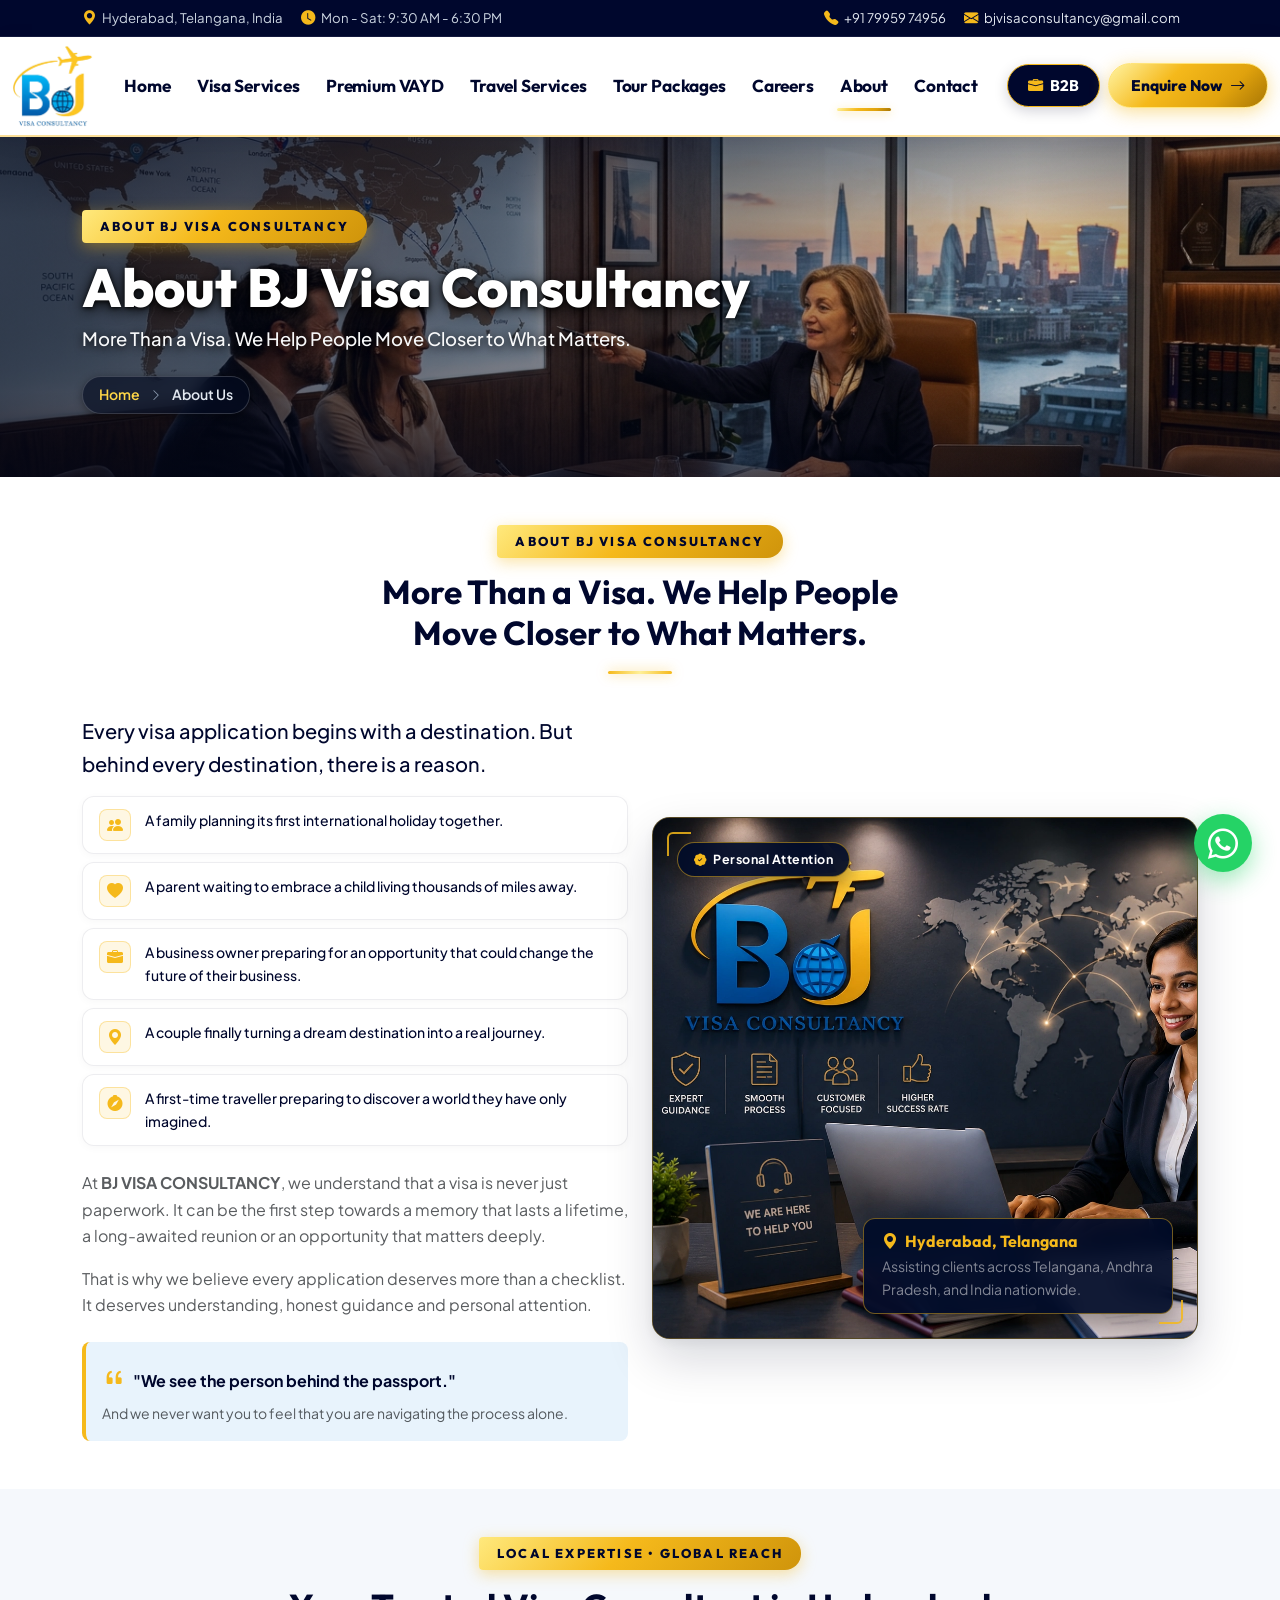
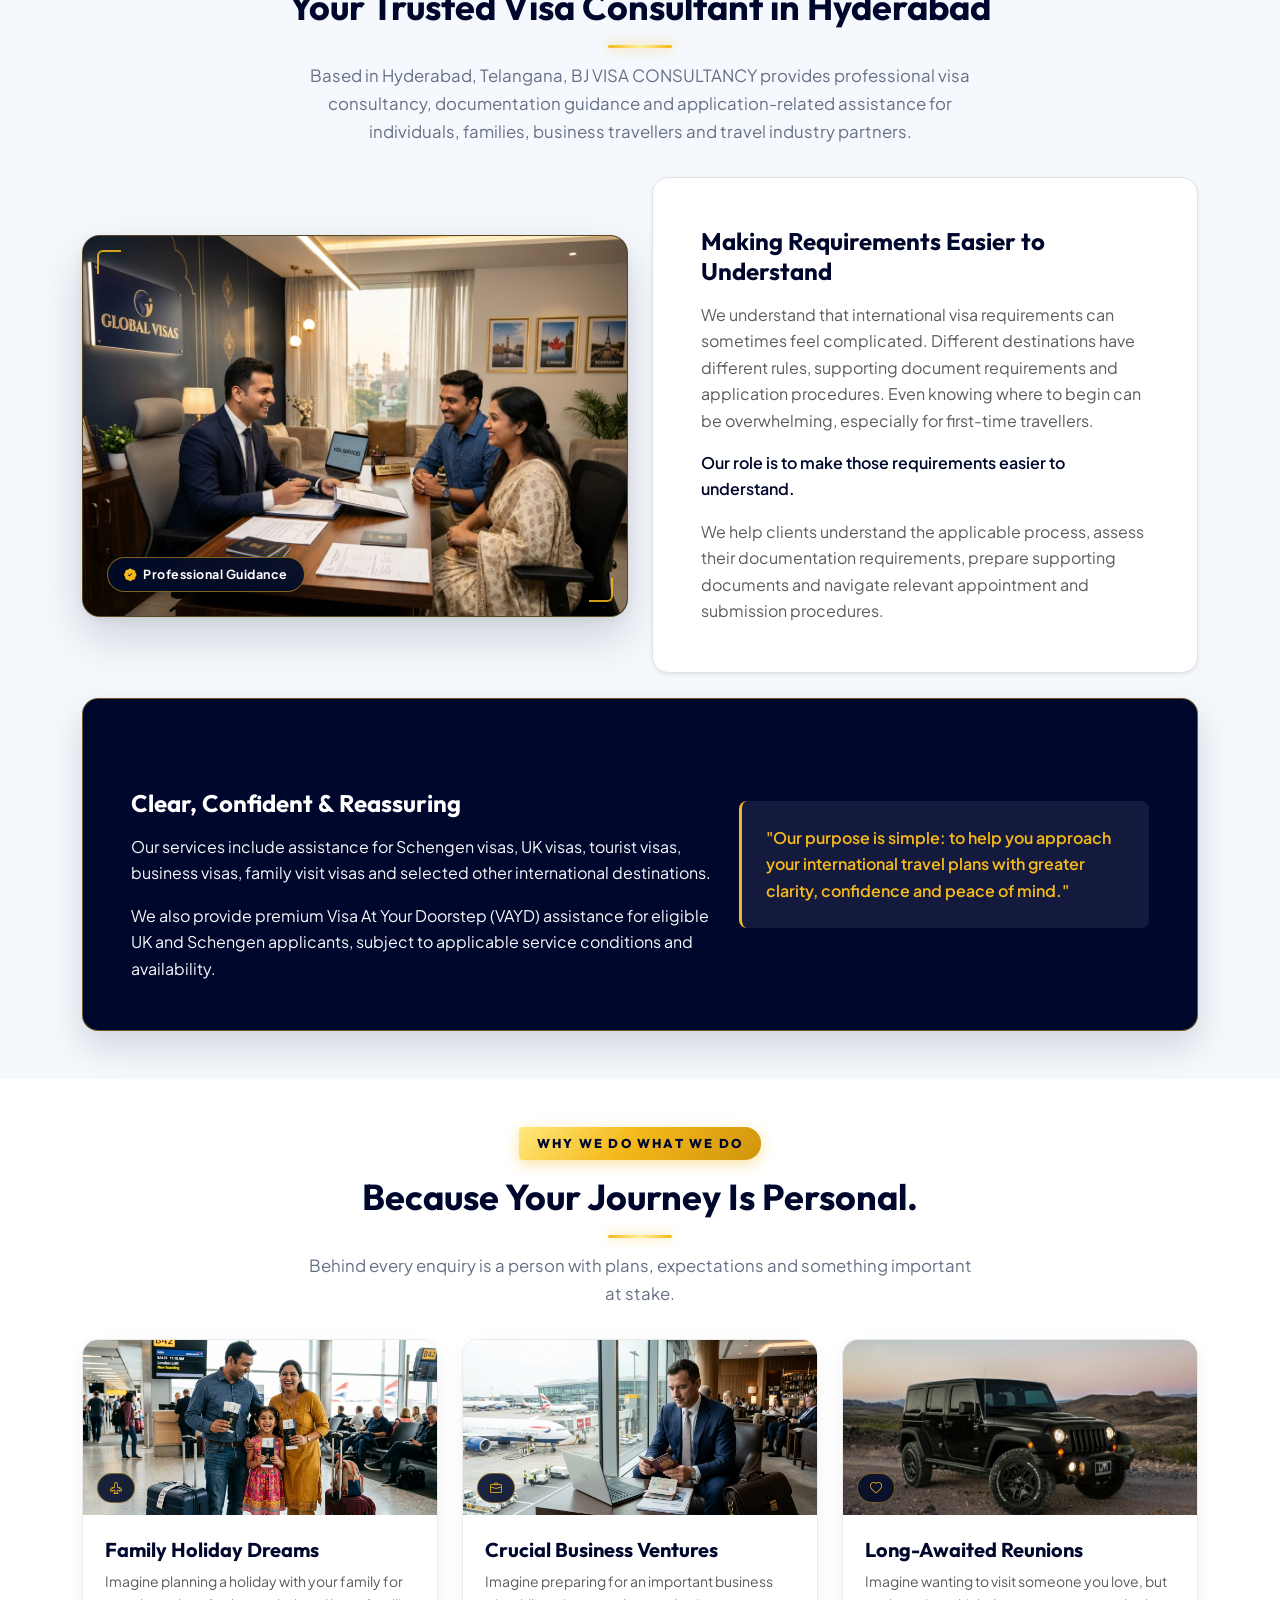
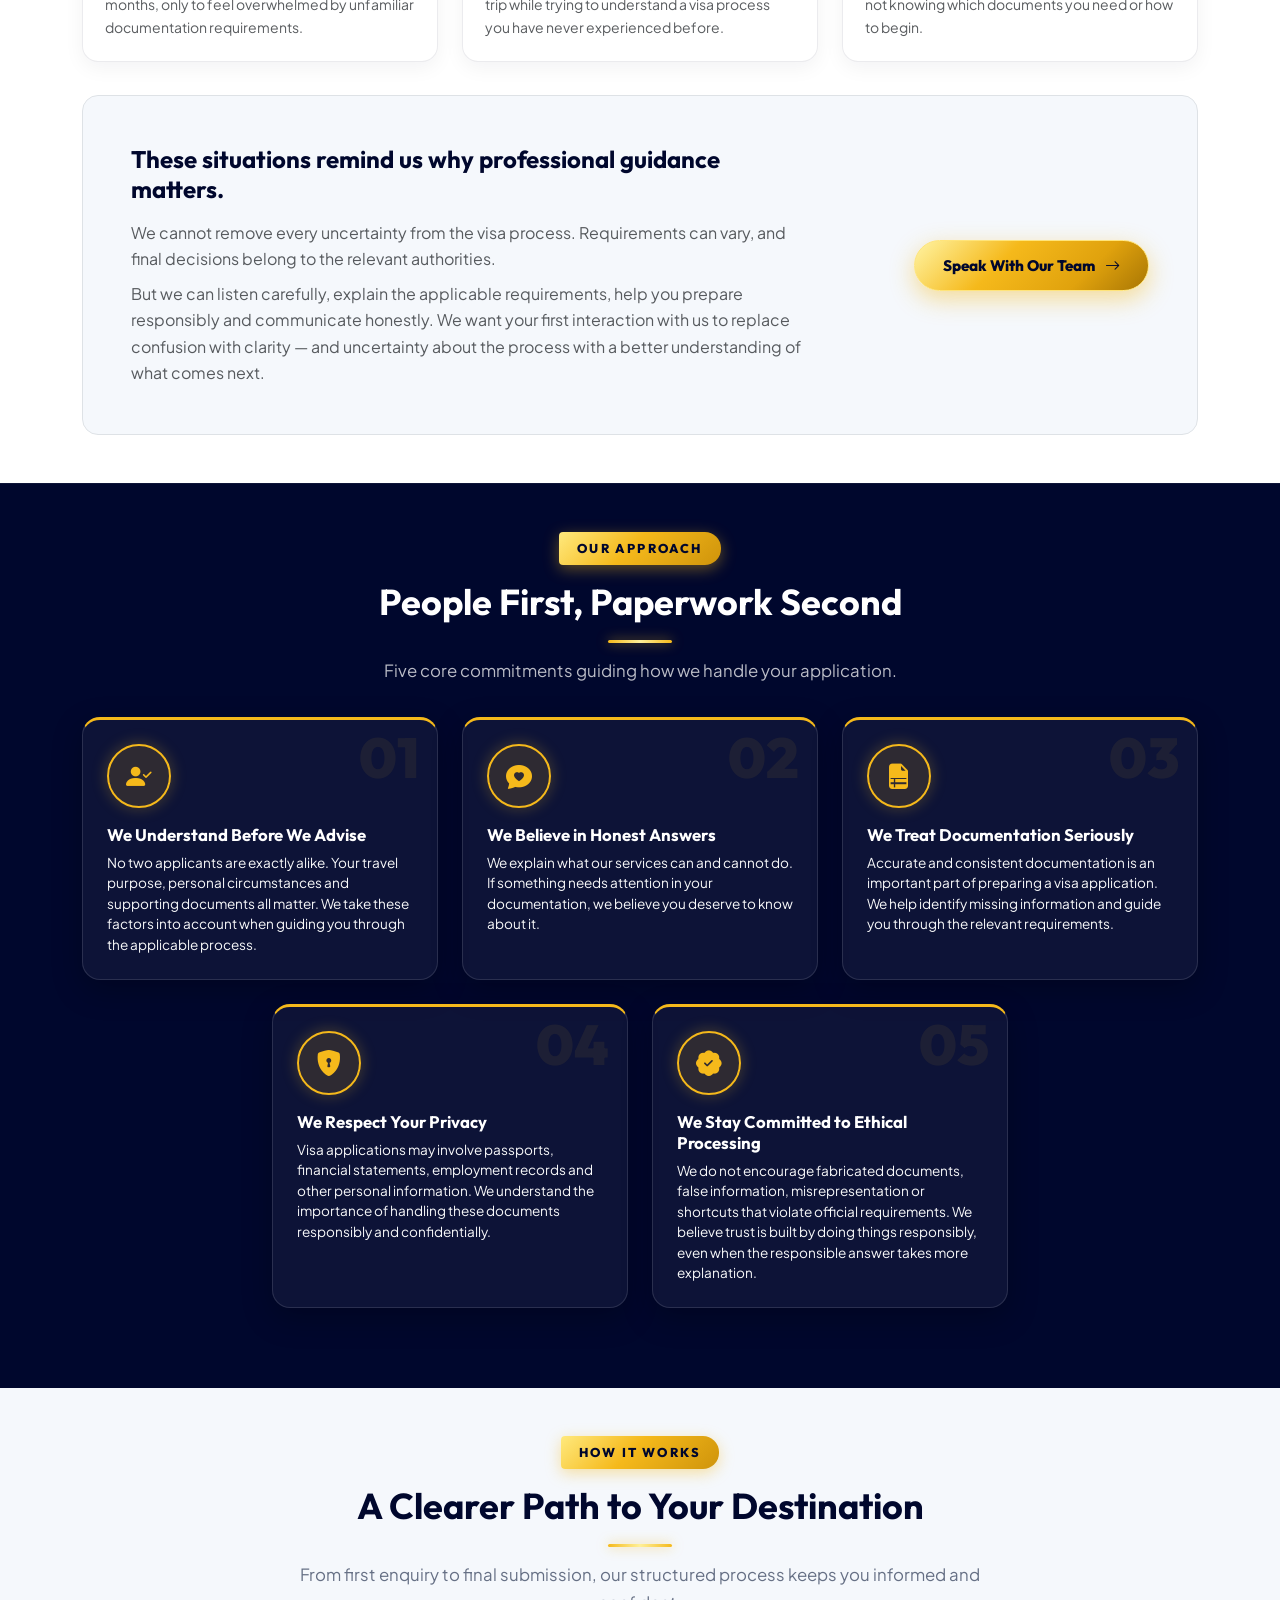
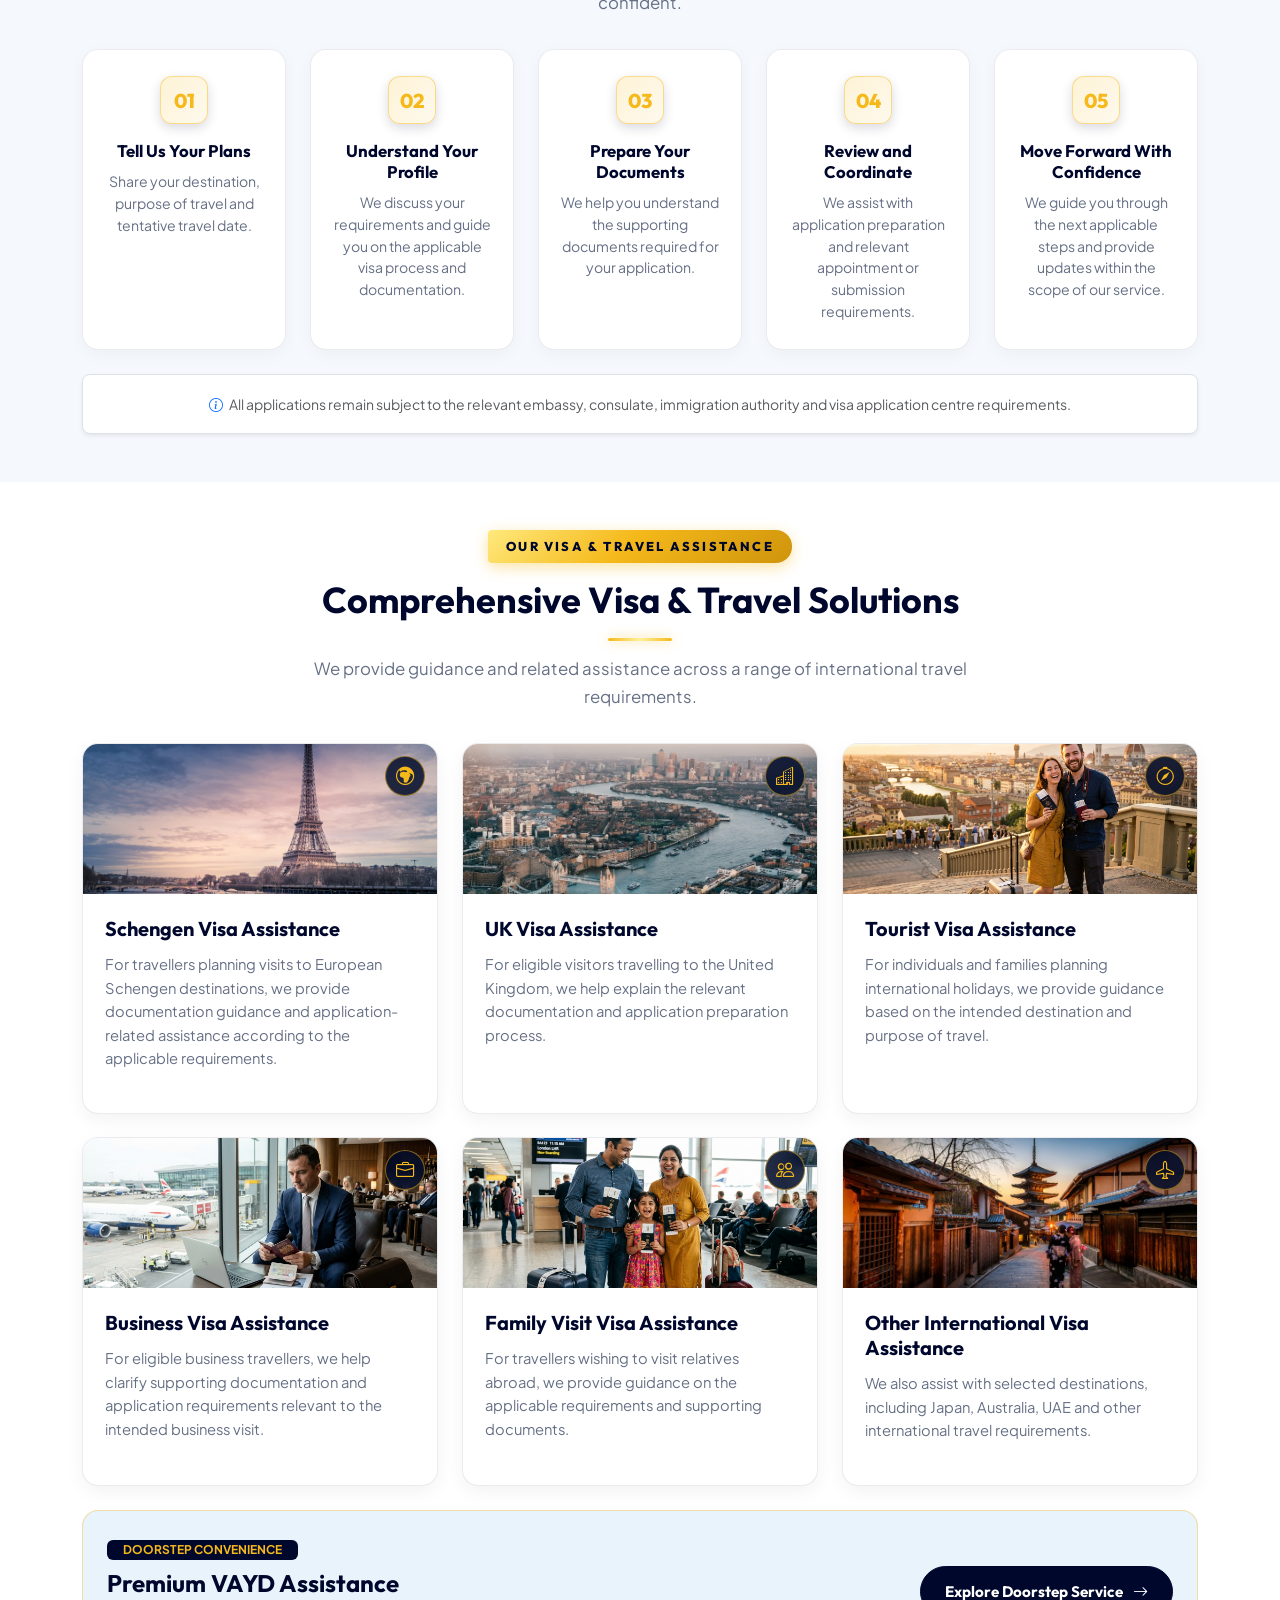
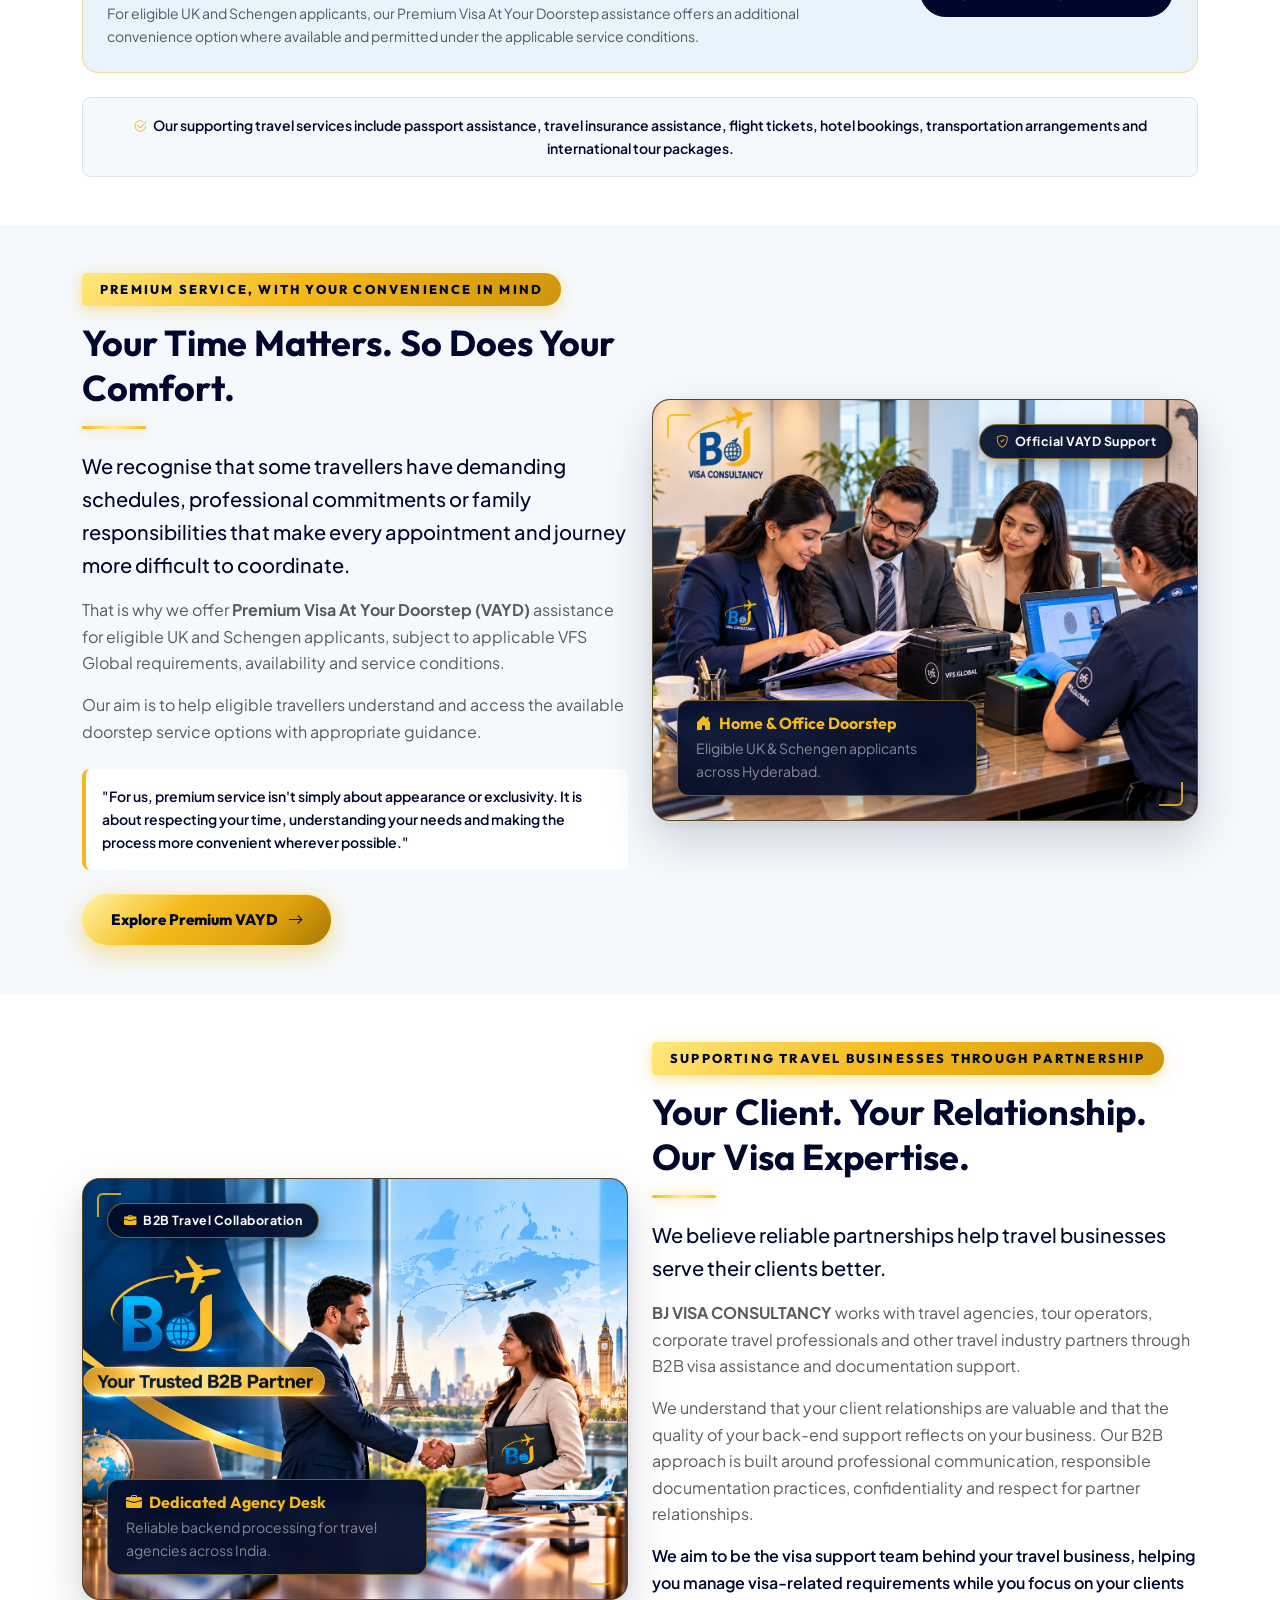
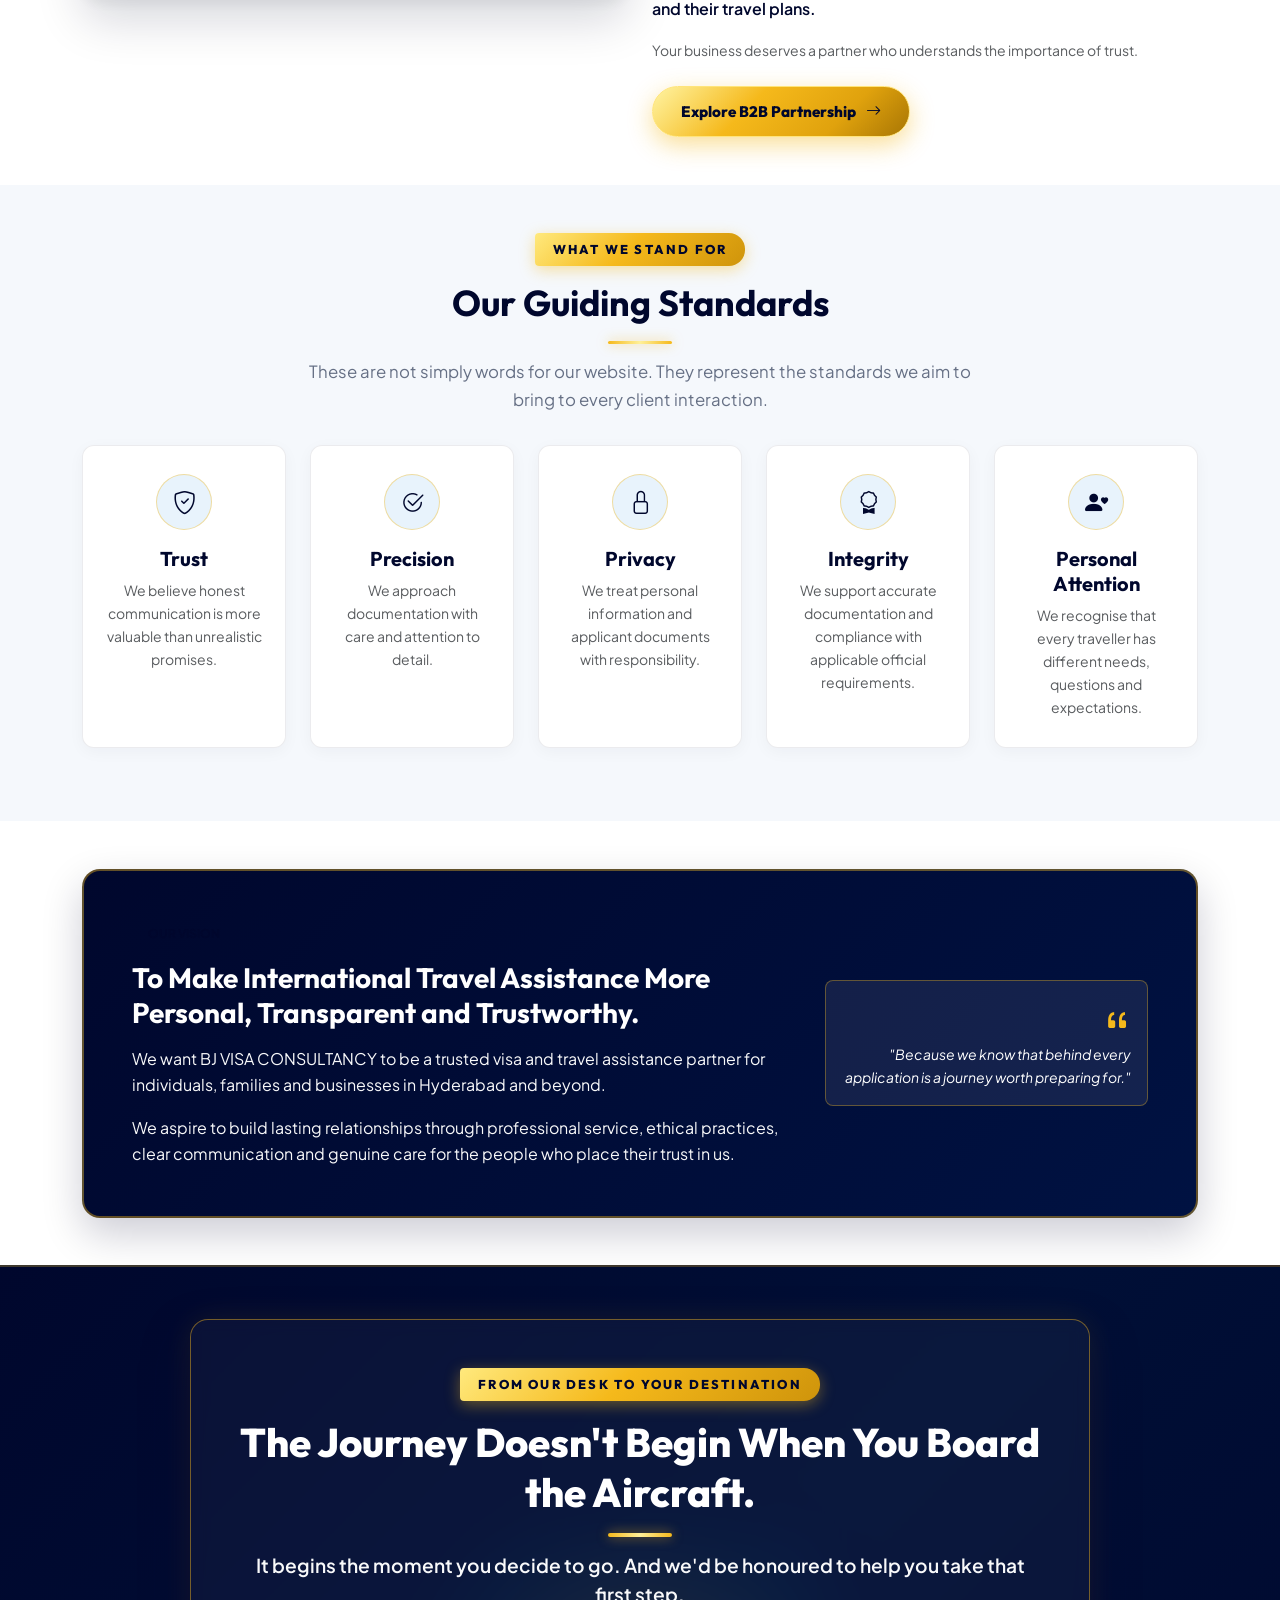
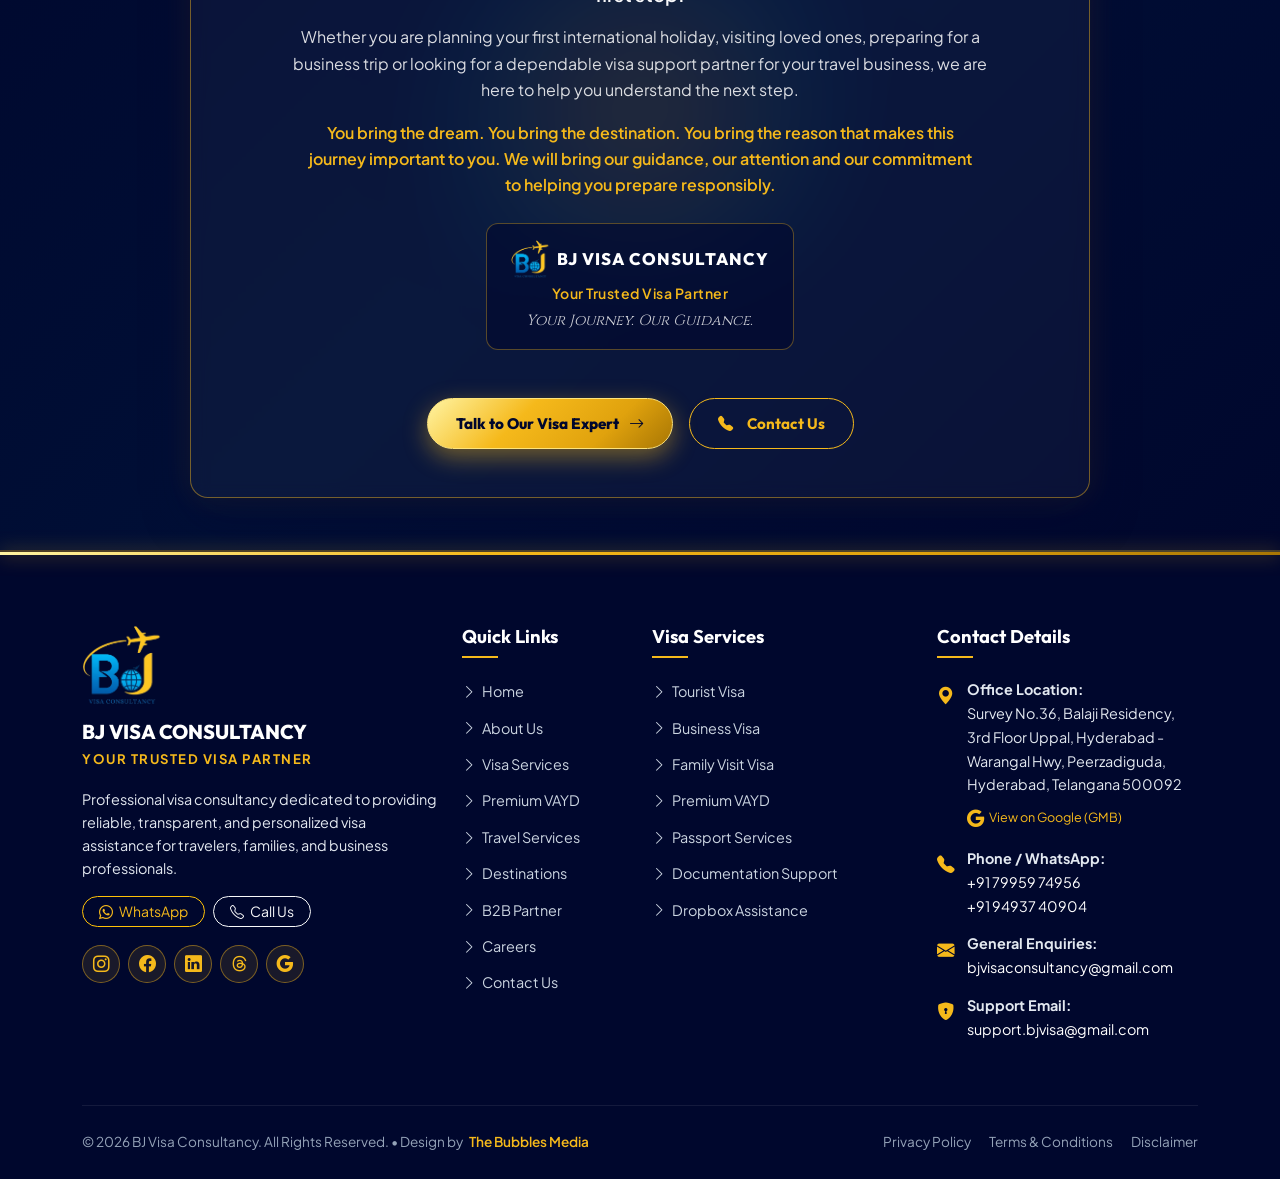
<file: about.html>
<!DOCTYPE html>
<html lang="en">
<head>
  <meta charset="UTF-8">
  <meta name="viewport" content="width=device-width, initial-scale=1.0">
  <title>About Us | Your Journey. Our Guidance. | BJ Visa Consultancy</title>
  <meta name="description" content="Every journey begins with a dream. Let BJ Visa Consultancy help you take the first step with personalized visa assistance, documentation guidance, and professional support in Hyderabad.">
  <meta name="keywords" content="About BJ Visa Consultancy, Your Journey Our Guidance, Visa Consultancy Hyderabad, Visa Consultants Mission, Ethical Visa Processing, Travel Advisory Hyderabad">

  <!-- Open Graph -->
  <meta property="og:type" content="website">
  <meta property="og:title" content="About Us | Your Journey. Our Guidance. | BJ Visa Consultancy">
  <meta property="og:description" content="Every journey begins with a dream. Let Us help you take the first step. Professional visa assistance in Hyderabad.">
  <meta property="og:image" content="images/about/bjvc-customer-support.webp">

  <!-- Favicon -->
  <link rel="icon" type="image/png" href="images/logo.png">

  <!-- Google Fonts -->
  <link rel="preconnect" href="https://fonts.googleapis.com">
  <link rel="preconnect" href="https://fonts.gstatic.com" crossorigin>
  <link href="https://fonts.googleapis.com/css2?family=Cinzel:wght@700;800&family=Outfit:wght@400;500;600;700;800&family=Plus+Jakarta+Sans:wght@400;500;600;700&display=swap" rel="stylesheet">

  <!-- Bootstrap 5 CSS -->
  <link href="https://cdn.jsdelivr.net/npm/bootstrap@5.3.3/dist/css/bootstrap.min.css" rel="stylesheet">
    <!-- Bootstrap Icons & Font Awesome -->
  <link rel="stylesheet" href="https://cdn.jsdelivr.net/npm/bootstrap-icons@1.11.3/font/bootstrap-icons.min.css">
  <link rel="stylesheet" href="https://cdnjs.cloudflare.com/ajax/libs/font-awesome/6.5.1/css/all.min.css">
  <link rel="stylesheet" href="css/style.css">
</head>
<body>

  <!-- Top Utility Bar -->
  <div class="top-bar">
    <div class="container d-flex justify-content-between align-items-center">
      <div class="d-flex align-items-center flex-wrap">
        <span class="top-bar-item"><i class="bi bi-geo-alt-fill"></i> Hyderabad, Telangana, India</span>
        <span class="top-bar-item"><i class="bi bi-clock-fill"></i> Mon - Sat: 9:30 AM - 6:30 PM</span>
      </div>
      <div class="d-flex align-items-center">
        <a href="tel:+917995974956" class="top-bar-item"><i class="bi bi-telephone-fill"></i> +91 79959 74956</a>
        <a href="mailto:bjvisaconsultancy@gmail.com" class="top-bar-item d-none d-md-inline-flex"><i class="bi bi-envelope-fill"></i> bjvisaconsultancy@gmail.com</a>
      </div>
    </div>
  </div>

  <!-- Navbar -->
  <nav class="navbar navbar-expand-lg navbar-bj sticky-top">
    <div class="container">
      <a class="navbar-brand" href="index.html">
        <img src="images/logo.png" alt="BJ Visa Consultancy" class="brand-logo-img">
      </a>
      <!-- Right Header Actions on Mobile (B2B Button + Toggler) -->
      <div class="navbar-mobile-actions d-flex align-items-center gap-2 d-lg-none">
        <a href="b2b.html" class="btn-nav-b2b btn-nav-b2b-header">
          <i class="bi bi-briefcase-fill"></i> B2B
        </a>
        <button class="navbar-toggler" type="button" data-bs-toggle="collapse" data-bs-target="#navbarContent" aria-controls="navbarContent" aria-expanded="false" aria-label="Toggle navigation">
        <span class="navbar-toggler-icon"></span>
      </button>
      </div>

      <div class="collapse navbar-collapse" id="navbarContent">
        <ul class="navbar-nav ms-auto mb-2 mb-lg-0 align-items-lg-center">
          <li class="nav-item"><a class="nav-link" href="index.html">Home</a></li>
          <li class="nav-item"><a class="nav-link" href="visa-services.html">Visa Services</a></li>
          <li class="nav-item"><a class="nav-link" href="premium-vayd.html">Premium VAYD</a></li>
          <li class="nav-item"><a class="nav-link" href="travel-services.html">Travel Services</a></li>
          <li class="nav-item"><a class="nav-link" href="destinations.html">Tour Packages</a></li>
          <li class="nav-item"><a class="nav-link" href="careers.html">Careers</a></li>
          <li class="nav-item"><a class="nav-link active" href="about.html">About</a></li>
          <li class="nav-item"><a class="nav-link" href="contact.html">Contact</a></li>
        </ul>
        <div class="nav-cta-group ms-lg-3 mt-3 mt-lg-0 d-flex flex-column flex-sm-row flex-lg-row align-items-stretch align-items-lg-center gap-2">
          <a href="b2b.html" class="btn-nav-b2b d-none d-lg-inline-flex">
            <i class="bi bi-briefcase-fill"></i> B2B
          </a>
          <button class="btn-nav-enquire" data-bs-toggle="modal" data-bs-target="#enquiryModal">
            Enquire Now <i class="bi bi-arrow-right"></i>
          </button>
        </div>
      </div>
    </div>
  </nav>

  <!-- Subpage Header Banner -->
  <header class="page-hero-banner hero-about">
    <div class="container position-relative">
      <div class="row align-items-center">
        <div class="col-lg-8">
          <div class="section-eyebrow section-eyebrow-light">ABOUT BJ VISA CONSULTANCY</div>
          <h1 class="page-hero-title mb-2">About BJ Visa Consultancy</h1>
          <p class="lead text-light opacity-90 mb-3">
            More Than a Visa. We Help People Move Closer to What Matters.
          </p>
          <div class="page-hero-breadcrumb">
            <a href="index.html">Home</a>
            <i class="bi bi-chevron-right"></i>
            <span>About Us</span>
          </div>
        </div>
      </div>
    </div>
  </header>

  <!-- Section 1: Behind Every Destination, There Is a Reason -->
  <section class="section-padding bg-white">
    <div class="container">
      <!-- Section 1 Header (Centered & 2 lines on laptop view only; mobile view unchanged) -->
      <div class="about-reason-header mb-4 mb-lg-5 reveal-on-scroll">
        <div class="section-eyebrow">ABOUT BJ VISA CONSULTANCY</div>
        <h2 class="section-title">
          More Than a Visa. We Help People<br class="d-none d-lg-inline"> Move Closer to What Matters.
        </h2>
        <div class="gold-divider"></div>
      </div>

      <div class="row align-items-center g-5">
        <div class="col-lg-6 reveal-on-scroll">
          <p class="lead text-navy fw-medium">
            Every visa application begins with a destination. But behind every destination, there is a reason.
          </p>

          <div class="d-flex flex-column gap-2 mb-4">
            <div class="reason-micro-card">
              <div class="reason-icon-wrap"><i class="bi bi-people-fill"></i></div>
              <span class="text-navy fw-medium small">A family planning its first international holiday together.</span>
            </div>
            <div class="reason-micro-card">
              <div class="reason-icon-wrap"><i class="bi bi-heart-fill"></i></div>
              <span class="text-navy fw-medium small">A parent waiting to embrace a child living thousands of miles away.</span>
            </div>
            <div class="reason-micro-card">
              <div class="reason-icon-wrap"><i class="bi bi-briefcase-fill"></i></div>
              <span class="text-navy fw-medium small">A business owner preparing for an opportunity that could change the future of their business.</span>
            </div>
            <div class="reason-micro-card">
              <div class="reason-icon-wrap"><i class="bi bi-geo-alt-fill"></i></div>
              <span class="text-navy fw-medium small">A couple finally turning a dream destination into a real journey.</span>
            </div>
            <div class="reason-micro-card">
              <div class="reason-icon-wrap"><i class="bi bi-compass-fill"></i></div>
              <span class="text-navy fw-medium small">A first-time traveller preparing to discover a world they have only imagined.</span>
            </div>
          </div>

          <p class="text-muted">
            At <strong>BJ VISA CONSULTANCY</strong>, we understand that a visa is never just paperwork. It can be the first step towards a memory that lasts a lifetime, a long-awaited reunion or an opportunity that matters deeply.
          </p>
          <p class="text-muted">
            That is why we believe every application deserves more than a checklist. It deserves understanding, honest guidance and personal attention.
          </p>

          <div class="p-3 rounded-3 mt-4" style="background: var(--blue-soft); border-left: 4px solid var(--gold);">
            <p class="mb-1 text-navy fw-bold fs-6">
              <i class="bi bi-quote text-gold fs-4 me-1"></i>
              "We see the person behind the passport."
            </p>
            <p class="mb-0 text-muted small">
              And we never want you to feel that you are navigating the process alone.
            </p>
          </div>
        </div>

        <div class="col-lg-6 reveal-on-scroll reveal-delay-2">
          <div class="editorial-image-frame position-relative">
            <span class="editorial-badge-pill top-0 start-0 m-4"><i class="bi bi-patch-check-fill text-gold me-1"></i> Personal Attention</span>
            <picture>
              <source srcset="images/about/bjvc-customer-support.webp" type="image/webp">
              <img src="images/about/bjvc-customer-support.png" alt="BJ Visa Consultancy Dedicated Client Support Desk" style="height: 520px; object-fit: cover; object-position: left center;">
            </picture>
            <div class="floating-trust-chip bottom-0 end-0 m-4" style="max-width: 310px;">
              <h6 class="text-gold font-heading mb-1"><i class="bi bi-geo-alt-fill me-1"></i> Hyderabad, Telangana</h6>
              <p class="small text-white-50 mb-0">Assisting clients across Telangana, Andhra Pradesh, and India nationwide.</p>
            </div>
          </div>
        </div>
      </div>
    </div>
  </section>

  <!-- Section 2: Your Trusted Visa Consultant in Hyderabad -->
  <section class="section-padding bg-light-soft">
    <div class="container">
      <div class="text-center max-w-700 mx-auto mb-5 reveal-on-scroll">
        <div class="section-eyebrow">LOCAL EXPERTISE • GLOBAL REACH</div>
        <h2 class="section-title">Your Trusted Visa Consultant in Hyderabad</h2>
        <div class="gold-divider mx-auto"></div>
        <p class="section-subtitle">
          Based in Hyderabad, Telangana, BJ VISA CONSULTANCY provides professional visa consultancy, documentation guidance and application-related assistance for individuals, families, business travellers and travel industry partners.
        </p>
      </div>

      <div class="row g-4 align-items-center mb-4">
        <div class="col-lg-6 reveal-on-scroll">
          <div class="editorial-image-frame position-relative">
            <span class="editorial-badge-pill bottom-0 start-0 m-4"><i class="bi bi-patch-check-fill text-gold me-1"></i> Professional Guidance</span>
            <img src="images/about/visa-consultation-guidance.jpg" alt="BJ Visa Consultation Guidance in Hyderabad" style="height: 380px; object-fit: cover;">
          </div>
        </div>

        <div class="col-lg-6 reveal-on-scroll reveal-delay-2">
          <div class="p-4 p-md-5 bg-white rounded-4 shadow-sm h-100 border">
            <h4 class="font-heading fw-bold text-navy mb-3">Making Requirements Easier to Understand</h4>
            <p class="text-muted">
              We understand that international visa requirements can sometimes feel complicated. Different destinations have different rules, supporting document requirements and application procedures. Even knowing where to begin can be overwhelming, especially for first-time travellers.
            </p>
            <p class="text-navy fw-semibold">
              Our role is to make those requirements easier to understand.
            </p>
            <p class="text-muted mb-0">
              We help clients understand the applicable process, assess their documentation requirements, prepare supporting documents and navigate relevant appointment and submission procedures.
            </p>
          </div>
        </div>
      </div>

      <div class="row g-4">
        <div class="col-lg-12 reveal-on-scroll">
          <div class="p-4 p-md-5 rounded-4" style="background: var(--navy-deep); border: 1.5px solid rgba(245, 185, 27, 0.45); box-shadow: 0 16px 36px rgba(0, 11, 41, 0.15);">
            <div class="row align-items-center g-4">
              <div class="col-lg-7">
                <span class="badge bg-gold text-navy fw-bold px-3 py-1 mb-3">OUR PURPOSE</span>
                <h4 class="font-heading fw-bold text-white mb-3">Clear, Confident &amp; Reassuring</h4>
                <p class="text-light opacity-90 mb-3">
                  Our services include assistance for Schengen visas, UK visas, tourist visas, business visas, family visit visas and selected other international destinations.
                </p>
                <p class="text-light opacity-90 mb-0">
                  We also provide premium Visa At Your Doorstep (VAYD) assistance for eligible UK and Schengen applicants, subject to applicable service conditions and availability.
                </p>
              </div>
              <div class="col-lg-5">
                <div class="p-4 rounded-3" style="background: rgba(255, 255, 255, 0.08); border-left: 3px solid var(--gold);">
                  <p class="text-gold mb-0 fw-semibold fs-6">
                    "Our purpose is simple: to help you approach your international travel plans with greater clarity, confidence and peace of mind."
                  </p>
                </div>
              </div>
            </div>
          </div>
        </div>
      </div>
    </div>
  </section>

  <!-- Section 3: Why We Do What We Do -->
  <section class="section-padding bg-white">
    <div class="container">
      <div class="text-center max-w-700 mx-auto mb-5 reveal-on-scroll">
        <div class="section-eyebrow">WHY WE DO WHAT WE DO</div>
        <h2 class="section-title">Because Your Journey Is Personal.</h2>
        <div class="gold-divider mx-auto"></div>
        <p class="section-subtitle">
          Behind every enquiry is a person with plans, expectations and something important at stake.
        </p>
      </div>

      <div class="row g-4 mb-5">
        <div class="col-lg-4 reveal-on-scroll reveal-delay-1">
          <div class="empathy-visual-card">
            <div class="empathy-card-img-wrap">
              <img src="images/services/family-visa.jpg" alt="Family Holiday Dreams">
              <div class="empathy-card-badge">
                <i class="bi bi-airplane-engines"></i>
              </div>
            </div>
            <div class="empathy-card-body">
              <h5 class="font-heading fw-bold text-navy mb-2">Family Holiday Dreams</h5>
              <p class="text-muted small mb-0">
                Imagine planning a holiday with your family for months, only to feel overwhelmed by unfamiliar documentation requirements.
              </p>
            </div>
          </div>
        </div>
        <div class="col-lg-4 reveal-on-scroll reveal-delay-2">
          <div class="empathy-visual-card">
            <div class="empathy-card-img-wrap">
              <img src="images/services/business-visa.jpg" alt="Crucial Business Ventures">
              <div class="empathy-card-badge">
                <i class="bi bi-briefcase"></i>
              </div>
            </div>
            <div class="empathy-card-body">
              <h5 class="font-heading fw-bold text-navy mb-2">Crucial Business Ventures</h5>
              <p class="text-muted small mb-0">
                Imagine preparing for an important business trip while trying to understand a visa process you have never experienced before.
              </p>
            </div>
          </div>
        </div>
        <div class="col-lg-4 reveal-on-scroll reveal-delay-3">
          <div class="empathy-visual-card">
            <div class="empathy-card-img-wrap">
              <img src="images/hero/airport-sunset.jpg" alt="Long-Awaited Reunions">
              <div class="empathy-card-badge">
                <i class="bi bi-heart"></i>
              </div>
            </div>
            <div class="empathy-card-body">
              <h5 class="font-heading fw-bold text-navy mb-2">Long-Awaited Reunions</h5>
              <p class="text-muted small mb-0">
                Imagine wanting to visit someone you love, but not knowing which documents you need or how to begin.
              </p>
            </div>
          </div>
        </div>
      </div>

      <div class="p-4 p-md-5 rounded-4 bg-light-soft border reveal-on-scroll">
        <div class="row align-items-center g-4">
          <div class="col-lg-8">
            <h4 class="font-heading fw-bold text-navy mb-3">These situations remind us why professional guidance matters.</h4>
            <p class="text-muted mb-2">
              We cannot remove every uncertainty from the visa process. Requirements can vary, and final decisions belong to the relevant authorities.
            </p>
            <p class="text-muted mb-0">
              But we can listen carefully, explain the applicable requirements, help you prepare responsibly and communicate honestly. We want your first interaction with us to replace confusion with clarity — and uncertainty about the process with a better understanding of what comes next.
            </p>
          </div>
          <div class="col-lg-4 text-lg-end">
            <button class="btn-gold" data-bs-toggle="modal" data-bs-target="#enquiryModal">
              Speak With Our Team <i class="bi bi-arrow-right"></i>
            </button>
          </div>
        </div>
      </div>
    </div>
  </section>

  <!-- Section 4: Our Approach: People First, Paperwork Second -->
  <section class="section-padding why-choose-section">
    <div class="container">
      <div class="text-center max-w-700 mx-auto mb-5 reveal-on-scroll">
        <div class="section-eyebrow section-eyebrow-light">OUR APPROACH</div>
        <h2 class="section-title text-white">People First, Paperwork Second</h2>
        <div class="gold-divider mx-auto"></div>
        <p class="section-subtitle text-light opacity-75">
          Five core commitments guiding how we handle your application.
        </p>
      </div>

      <div class="row g-4 justify-content-center mb-5">
        <!-- 1. We Understand Before We Advise -->
        <div class="col-lg-4 col-md-6 reveal-on-scroll reveal-delay-1">
          <div class="approach-pillar-card text-start h-100 p-4" data-step="01">
            <div class="why-choose-icon-circle mx-0 mb-3">
              <i class="bi bi-person-check-fill"></i>
            </div>
            <h5 class="why-choose-title text-white">We Understand Before We Advise</h5>
            <p class="why-choose-desc text-light opacity-80">
              No two applicants are exactly alike. Your travel purpose, personal circumstances and supporting documents all matter. We take these factors into account when guiding you through the applicable process.
            </p>
          </div>
        </div>

        <!-- 2. We Believe in Honest Answers -->
        <div class="col-lg-4 col-md-6 reveal-on-scroll reveal-delay-2">
          <div class="approach-pillar-card text-start h-100 p-4" data-step="02">
            <div class="why-choose-icon-circle mx-0 mb-3">
              <i class="bi bi-chat-heart-fill"></i>
            </div>
            <h5 class="why-choose-title text-white">We Believe in Honest Answers</h5>
            <p class="why-choose-desc text-light opacity-80">
              We explain what our services can and cannot do. If something needs attention in your documentation, we believe you deserve to know about it.
            </p>
          </div>
        </div>

        <!-- 3. We Treat Documentation Seriously -->
        <div class="col-lg-4 col-md-6 reveal-on-scroll reveal-delay-3">
          <div class="approach-pillar-card text-start h-100 p-4" data-step="03">
            <div class="why-choose-icon-circle mx-0 mb-3">
              <i class="bi bi-file-earmark-ruled-fill"></i>
            </div>
            <h5 class="why-choose-title text-white">We Treat Documentation Seriously</h5>
            <p class="why-choose-desc text-light opacity-80">
              Accurate and consistent documentation is an important part of preparing a visa application. We help identify missing information and guide you through the relevant requirements.
            </p>
          </div>
        </div>

        <!-- 4. We Respect Your Privacy -->
        <div class="col-lg-4 col-md-6 reveal-on-scroll reveal-delay-4">
          <div class="approach-pillar-card text-start h-100 p-4" data-step="04">
            <div class="why-choose-icon-circle mx-0 mb-3">
              <i class="bi bi-shield-lock-fill"></i>
            </div>
            <h5 class="why-choose-title text-white">We Respect Your Privacy</h5>
            <p class="why-choose-desc text-light opacity-80">
              Visa applications may involve passports, financial statements, employment records and other personal information. We understand the importance of handling these documents responsibly and confidentially.
            </p>
          </div>
        </div>

        <!-- 5. We Stay Committed to Ethical Processing -->
        <div class="col-lg-4 col-md-6 reveal-on-scroll reveal-delay-5">
          <div class="approach-pillar-card text-start h-100 p-4" data-step="05">
            <div class="why-choose-icon-circle mx-0 mb-3">
              <i class="bi bi-patch-check-fill"></i>
            </div>
            <h5 class="why-choose-title text-white">We Stay Committed to Ethical Processing</h5>
            <p class="why-choose-desc text-light opacity-80">
              We do not encourage fabricated documents, false information, misrepresentation or shortcuts that violate official requirements. We believe trust is built by doing things responsibly, even when the responsible answer takes more explanation.
            </p>
          </div>
        </div>
      </div>
    </div>
  </section>

  <!-- Section 5: How It Works: A Clearer Path to Your Destination -->
  <section class="section-padding bg-light-soft">
    <div class="container">
      <div class="text-center max-w-700 mx-auto mb-5 reveal-on-scroll">
        <div class="section-eyebrow">HOW IT WORKS</div>
        <h2 class="section-title">A Clearer Path to Your Destination</h2>
        <div class="gold-divider mx-auto"></div>
        <p class="section-subtitle">
          From first enquiry to final submission, our structured process keeps you informed and confident.
        </p>
      </div>

      <div class="row g-4">
        <!-- Step 1 -->
        <div class="col-lg col-md-4 col-sm-6 reveal-on-scroll reveal-delay-1">
          <div class="process-step-card">
            <div class="process-step-num">01</div>
            <h5 class="process-step-title">Tell Us Your Plans</h5>
            <p class="process-step-desc">
              Share your destination, purpose of travel and tentative travel date.
            </p>
          </div>
        </div>

        <!-- Step 2 -->
        <div class="col-lg col-md-4 col-sm-6 reveal-on-scroll reveal-delay-2">
          <div class="process-step-card">
            <div class="process-step-num">02</div>
            <h5 class="process-step-title">Understand Your Profile</h5>
            <p class="process-step-desc">
              We discuss your requirements and guide you on the applicable visa process and documentation.
            </p>
          </div>
        </div>

        <!-- Step 3 -->
        <div class="col-lg col-md-4 col-sm-6 reveal-on-scroll reveal-delay-3">
          <div class="process-step-card">
            <div class="process-step-num">03</div>
            <h5 class="process-step-title">Prepare Your Documents</h5>
            <p class="process-step-desc">
              We help you understand the supporting documents required for your application.
            </p>
          </div>
        </div>

        <!-- Step 4 -->
        <div class="col-lg col-md-6 col-sm-6 reveal-on-scroll reveal-delay-4">
          <div class="process-step-card">
            <div class="process-step-num">04</div>
            <h5 class="process-step-title">Review and Coordinate</h5>
            <p class="process-step-desc">
              We assist with application preparation and relevant appointment or submission requirements.
            </p>
          </div>
        </div>

        <!-- Step 5 -->
        <div class="col-lg col-md-6 col-sm-12 reveal-on-scroll reveal-delay-5">
          <div class="process-step-card">
            <div class="process-step-num">05</div>
            <h5 class="process-step-title">Move Forward With Confidence</h5>
            <p class="process-step-desc">
              We guide you through the next applicable steps and provide updates within the scope of our service.
            </p>
          </div>
        </div>
      </div>

      <div class="p-3 mt-4 rounded-3 text-center bg-white border shadow-sm reveal-on-scroll">
        <small class="text-muted">
          <i class="bi bi-info-circle text-primary me-1"></i>
          All applications remain subject to the relevant embassy, consulate, immigration authority and visa application centre requirements.
        </small>
      </div>
    </div>
  </section>

  <!-- Section 6: Our Visa & Travel Assistance -->
  <section class="section-padding bg-white">
    <div class="container">
      <div class="text-center max-w-700 mx-auto mb-5 reveal-on-scroll">
        <div class="section-eyebrow">OUR VISA &amp; TRAVEL ASSISTANCE</div>
        <h2 class="section-title">Comprehensive Visa &amp; Travel Solutions</h2>
        <div class="gold-divider mx-auto"></div>
        <p class="section-subtitle">
          We provide guidance and related assistance across a range of international travel requirements.
        </p>
      </div>

      <div class="row g-4">
        <!-- 1. Schengen -->
        <div class="col-lg-4 col-md-6 reveal-on-scroll reveal-delay-1">
          <div class="solution-visual-card">
            <div class="solution-card-img-wrap">
              <img src="images/destinations/europe.jpg" alt="Schengen Visa Assistance">
              <div class="solution-card-icon-tag">
                <i class="bi bi-globe-europe-africa"></i>
              </div>
            </div>
            <div class="solution-card-body">
              <h4 class="service-card-title">Schengen Visa Assistance</h4>
              <p class="service-card-desc">
                For travellers planning visits to European Schengen destinations, we provide documentation guidance and application-related assistance according to the applicable requirements.
              </p>
            </div>
          </div>
        </div>

        <!-- 2. UK -->
        <div class="col-lg-4 col-md-6 reveal-on-scroll reveal-delay-2">
          <div class="solution-visual-card">
            <div class="solution-card-img-wrap">
              <img src="images/destinations/uk.jpg" alt="UK Visa Assistance">
              <div class="solution-card-icon-tag">
                <i class="bi bi-buildings"></i>
              </div>
            </div>
            <div class="solution-card-body">
              <h4 class="service-card-title">UK Visa Assistance</h4>
              <p class="service-card-desc">
                For eligible visitors travelling to the United Kingdom, we help explain the relevant documentation and application preparation process.
              </p>
            </div>
          </div>
        </div>

        <!-- 3. Tourist -->
        <div class="col-lg-4 col-md-6 reveal-on-scroll reveal-delay-3">
          <div class="solution-visual-card">
            <div class="solution-card-img-wrap">
              <img src="images/services/tourist-visa.jpg" alt="Tourist Visa Assistance">
              <div class="solution-card-icon-tag">
                <i class="bi bi-compass"></i>
              </div>
            </div>
            <div class="solution-card-body">
              <h4 class="service-card-title">Tourist Visa Assistance</h4>
              <p class="service-card-desc">
                For individuals and families planning international holidays, we provide guidance based on the intended destination and purpose of travel.
              </p>
            </div>
          </div>
        </div>

        <!-- 4. Business -->
        <div class="col-lg-4 col-md-6 reveal-on-scroll reveal-delay-4">
          <div class="solution-visual-card">
            <div class="solution-card-img-wrap">
              <img src="images/services/business-visa.jpg" alt="Business Visa Assistance">
              <div class="solution-card-icon-tag">
                <i class="bi bi-briefcase"></i>
              </div>
            </div>
            <div class="solution-card-body">
              <h4 class="service-card-title">Business Visa Assistance</h4>
              <p class="service-card-desc">
                For eligible business travellers, we help clarify supporting documentation and application requirements relevant to the intended business visit.
              </p>
            </div>
          </div>
        </div>

        <!-- 5. Family Visit -->
        <div class="col-lg-4 col-md-6 reveal-on-scroll reveal-delay-5">
          <div class="solution-visual-card">
            <div class="solution-card-img-wrap">
              <img src="images/services/family-visa.jpg" alt="Family Visit Visa Assistance">
              <div class="solution-card-icon-tag">
                <i class="bi bi-people"></i>
              </div>
            </div>
            <div class="solution-card-body">
              <h4 class="service-card-title">Family Visit Visa Assistance</h4>
              <p class="service-card-desc">
                For travellers wishing to visit relatives abroad, we provide guidance on the applicable requirements and supporting documents.
              </p>
            </div>
          </div>
        </div>

        <!-- 6. Other Destinations -->
        <div class="col-lg-4 col-md-6 reveal-on-scroll reveal-delay-1">
          <div class="solution-visual-card">
            <div class="solution-card-img-wrap">
              <img src="images/destinations/japan.jpg" alt="Other International Visa Assistance">
              <div class="solution-card-icon-tag">
                <i class="bi bi-airplane"></i>
              </div>
            </div>
            <div class="solution-card-body">
              <h4 class="service-card-title">Other International Visa Assistance</h4>
              <p class="service-card-desc">
                We also assist with selected destinations, including Japan, Australia, UAE and other international travel requirements.
              </p>
            </div>
          </div>
        </div>

        <!-- 7. Premium VAYD -->
        <div class="col-lg-12 reveal-on-scroll">
          <div class="p-4 rounded-4" style="background: var(--blue-soft); border: 1.5px solid rgba(245, 185, 27, 0.4);">
            <div class="row align-items-center g-3">
              <div class="col-lg-8">
                <span class="badge bg-navy text-gold fw-bold px-3 py-1 mb-2">DOORSTEP CONVENIENCE</span>
                <h4 class="font-heading fw-bold text-navy mb-1">Premium VAYD Assistance</h4>
                <p class="text-muted mb-0 small">
                  For eligible UK and Schengen applicants, our Premium Visa At Your Doorstep assistance offers an additional convenience option where available and permitted under the applicable service conditions.
                </p>
              </div>
              <div class="col-lg-4 text-lg-end">
                <a href="premium-vayd.html" class="btn-navy btn-sm px-4">
                  Explore Doorstep Service <i class="bi bi-arrow-right"></i>
                </a>
              </div>
            </div>
          </div>
        </div>
      </div>

      <!-- Supporting travel services banner -->
      <div class="p-3 mt-4 rounded-3 text-center bg-light-soft border reveal-on-scroll">
        <p class="text-navy fw-semibold mb-0 small">
          <i class="bi bi-check2-circle text-gold me-1"></i>
          Our supporting travel services include passport assistance, travel insurance assistance, flight tickets, hotel bookings, transportation arrangements and international tour packages.
        </p>
      </div>
    </div>
  </section>

  <!-- Section 7: Premium Service, With Your Convenience in Mind -->
  <section class="section-padding bg-light-soft">
    <div class="container">
      <div class="row align-items-center g-5">
        <div class="col-lg-6 reveal-on-scroll">
          <div class="section-eyebrow">PREMIUM SERVICE, WITH YOUR CONVENIENCE IN MIND</div>
          <h2 class="section-title">Your Time Matters. So Does Your Comfort.</h2>
          <div class="gold-divider"></div>

          <p class="lead text-navy fw-medium">
            We recognise that some travellers have demanding schedules, professional commitments or family responsibilities that make every appointment and journey more difficult to coordinate.
          </p>
          <p class="text-muted">
            That is why we offer <strong>Premium Visa At Your Doorstep (VAYD)</strong> assistance for eligible UK and Schengen applicants, subject to applicable VFS Global requirements, availability and service conditions.
          </p>
          <p class="text-muted">
            Our aim is to help eligible travellers understand and access the available doorstep service options with appropriate guidance.
          </p>

          <div class="p-3 rounded-3 mt-4 mb-4" style="background: #FFFFFF; border-left: 4px solid var(--gold);">
            <p class="mb-0 text-navy fw-semibold small">
              "For us, premium service isn't simply about appearance or exclusivity. It is about respecting your time, understanding your needs and making the process more convenient wherever possible."
            </p>
          </div>

          <a href="premium-vayd.html" class="btn-gold">
            Explore Premium VAYD <i class="bi bi-arrow-right"></i>
          </a>
        </div>

        <div class="col-lg-6 reveal-on-scroll reveal-delay-2">
          <div class="editorial-image-frame position-relative">
            <span class="editorial-badge-pill top-0 end-0 m-4"><i class="bi bi-shield-check text-gold me-1"></i> Official VAYD Support</span>
            <picture>
              <source srcset="images/services/vayd-service-bjvc.webp" type="image/webp">
              <img src="images/services/vayd-service-bjvc.png" alt="BJ Visa Premium Doorstep Biometric Assistance" style="height: 420px; object-fit: cover;">
            </picture>
            <div class="floating-trust-chip bottom-0 start-0 m-4" style="max-width: 300px;">
              <h6 class="text-gold font-heading mb-1"><i class="bi bi-house-door-fill me-1"></i> Home &amp; Office Doorstep</h6>
              <p class="small text-white-50 mb-0">Eligible UK &amp; Schengen applicants across Hyderabad.</p>
            </div>
          </div>
        </div>
      </div>
    </div>
  </section>

  <!-- Section 8: Supporting Travel Businesses Through Partnership -->
  <section class="section-padding bg-white">
    <div class="container">
      <div class="row align-items-center g-5">
        <div class="col-lg-6 order-lg-2 reveal-on-scroll">
          <div class="section-eyebrow">SUPPORTING TRAVEL BUSINESSES THROUGH PARTNERSHIP</div>
          <h2 class="section-title">Your Client. Your Relationship. Our Visa Expertise.</h2>
          <div class="gold-divider"></div>

          <p class="lead text-navy fw-medium">
            We believe reliable partnerships help travel businesses serve their clients better.
          </p>
          <p class="text-muted">
            <strong>BJ VISA CONSULTANCY</strong> works with travel agencies, tour operators, corporate travel professionals and other travel industry partners through B2B visa assistance and documentation support.
          </p>
          <p class="text-muted">
            We understand that your client relationships are valuable and that the quality of your back-end support reflects on your business. Our B2B approach is built around professional communication, responsible documentation practices, confidentiality and respect for partner relationships.
          </p>
          <p class="text-navy fw-semibold">
            We aim to be the visa support team behind your travel business, helping you manage visa-related requirements while you focus on your clients and their travel plans.
          </p>
          <p class="text-muted small mb-4">
            Your business deserves a partner who understands the importance of trust.
          </p>

          <a href="b2b.html" class="btn-gold">
            Explore B2B Partnership <i class="bi bi-arrow-right"></i>
          </a>
        </div>

        <div class="col-lg-6 order-lg-1 reveal-on-scroll reveal-delay-2">
          <div class="editorial-image-frame position-relative">
            <span class="editorial-badge-pill top-0 start-0 m-4"><i class="bi bi-briefcase-fill text-gold me-1"></i> B2B Travel Collaboration</span>
            <picture>
              <source srcset="images/b2b/b2b-partner-banner.webp" type="image/webp">
              <img src="images/b2b/b2b-partner-banner.png" alt="B2B Travel Agency Partnership" style="height: 420px; object-fit: cover;">
            </picture>
            <div class="floating-trust-chip bottom-0 start-0 m-4" style="max-width: 320px;">
              <h6 class="text-gold font-heading mb-1"><i class="bi bi-briefcase-fill me-1"></i> Dedicated Agency Desk</h6>
              <p class="small text-white-50 mb-0">Reliable backend processing for travel agencies across India.</p>
            </div>
          </div>
        </div>
      </div>
    </div>
  </section>

  <!-- Section 9: What We Stand For -->
  <section class="section-padding bg-light-soft">
    <div class="container">
      <div class="text-center max-w-700 mx-auto mb-5 reveal-on-scroll">
        <div class="section-eyebrow">WHAT WE STAND FOR</div>
        <h2 class="section-title">Our Guiding Standards</h2>
        <div class="gold-divider mx-auto"></div>
        <p class="section-subtitle">
          These are not simply words for our website. They represent the standards we aim to bring to every client interaction.
        </p>
      </div>

      <div class="row g-4 mb-4">
        <!-- Trust -->
        <div class="col-lg col-md-4 col-sm-6 reveal-on-scroll reveal-delay-1">
          <div class="stand-for-card">
            <div class="stand-for-icon-box">
              <i class="bi bi-shield-check"></i>
            </div>
            <h5 class="font-heading fw-bold text-navy mb-2">Trust</h5>
            <p class="text-muted small mb-0">
              We believe honest communication is more valuable than unrealistic promises.
            </p>
          </div>
        </div>

        <!-- Precision -->
        <div class="col-lg col-md-4 col-sm-6 reveal-on-scroll reveal-delay-2">
          <div class="stand-for-card">
            <div class="stand-for-icon-box">
              <i class="bi bi-check2-circle"></i>
            </div>
            <h5 class="font-heading fw-bold text-navy mb-2">Precision</h5>
            <p class="text-muted small mb-0">
              We approach documentation with care and attention to detail.
            </p>
          </div>
        </div>

        <!-- Privacy -->
        <div class="col-lg col-md-4 col-sm-6 reveal-on-scroll reveal-delay-3">
          <div class="stand-for-card">
            <div class="stand-for-icon-box">
              <i class="bi bi-lock"></i>
            </div>
            <h5 class="font-heading fw-bold text-navy mb-2">Privacy</h5>
            <p class="text-muted small mb-0">
              We treat personal information and applicant documents with responsibility.
            </p>
          </div>
        </div>

        <!-- Integrity -->
        <div class="col-lg col-md-6 col-sm-6 reveal-on-scroll reveal-delay-4">
          <div class="stand-for-card">
            <div class="stand-for-icon-box">
              <i class="bi bi-award"></i>
            </div>
            <h5 class="font-heading fw-bold text-navy mb-2">Integrity</h5>
            <p class="text-muted small mb-0">
              We support accurate documentation and compliance with applicable official requirements.
            </p>
          </div>
        </div>

        <!-- Personal Attention -->
        <div class="col-lg col-md-6 col-sm-12 reveal-on-scroll reveal-delay-5">
          <div class="stand-for-card">
            <div class="stand-for-icon-box">
              <i class="bi bi-person-heart"></i>
            </div>
            <h5 class="font-heading fw-bold text-navy mb-2">Personal Attention</h5>
            <p class="text-muted small mb-0">
              We recognise that every traveller has different needs, questions and expectations.
            </p>
          </div>
        </div>
      </div>
    </div>
  </section>

  <!-- Section 10: Our Vision -->
  <section class="section-padding bg-white">
    <div class="container">
      <div class="vision-banner-box p-4 p-md-5 reveal-on-scroll">
        <div class="row align-items-center g-4">
          <div class="col-lg-8">
            <span class="badge bg-gold text-navy fw-bold px-3 py-1 mb-3">OUR VISION</span>
            <h3 class="font-heading fw-bold text-white mb-3">
              To Make International Travel Assistance More Personal, Transparent and Trustworthy.
            </h3>
            <p class="text-light opacity-90 mb-3">
              We want BJ VISA CONSULTANCY to be a trusted visa and travel assistance partner for individuals, families and businesses in Hyderabad and beyond.
            </p>
            <p class="text-light opacity-90 mb-0">
              We aspire to build lasting relationships through professional service, ethical practices, clear communication and genuine care for the people who place their trust in us.
            </p>
          </div>
          <div class="col-lg-4 text-center text-lg-end">
            <div class="p-3 rounded-3" style="background: rgba(255, 255, 255, 0.08); border: 1px solid rgba(245, 185, 27, 0.35);">
              <i class="bi bi-quote fs-3 text-gold"></i>
              <p class="small text-white fst-italic mb-0">
                "Because we know that behind every application is a journey worth preparing for."
              </p>
            </div>
          </div>
        </div>
      </div>
    </div>
  </section>

  <!-- Section 11: From Our Desk to Your Destination (Final Call to Action on About) -->
  <section class="final-cta-section position-relative overflow-hidden">
    <div class="final-cta-bg-glow"></div>
    <div class="container position-relative" style="z-index: 2;">
      <div class="final-cta-card mx-auto text-center p-4 p-md-5">
        <div class="section-eyebrow section-eyebrow-light mb-3">FROM OUR DESK TO YOUR DESTINATION</div>
        
        <h2 class="final-cta-title mb-3">
          The Journey Doesn't Begin When You Board the Aircraft.
        </h2>
        <div class="gold-divider mx-auto mb-4"></div>

        <p class="final-cta-lead mb-3">
          It begins the moment you decide to go. And we'd be honoured to help you take that first step.
        </p>
        <p class="final-cta-desc mb-3 mx-auto" style="max-width: 720px;">
          Whether you are planning your first international holiday, visiting loved ones, preparing for a business trip or looking for a dependable visa support partner for your travel business, we are here to help you understand the next step.
        </p>
        <p class="text-gold fw-semibold mb-4 mx-auto" style="max-width: 680px;">
          You bring the dream. You bring the destination. You bring the reason that makes this journey important to you. We will bring our guidance, our attention and our commitment to helping you prepare responsibly.
        </p>

        <!-- Brand Signature Callout -->
        <div class="final-cta-brand-box mx-auto mb-4">
          <div class="d-flex align-items-center justify-content-center gap-2 mb-1">
            <img src="images/logo.png" alt="BJ Visa Consultancy Logo" style="height: 38px; width: auto;">
            <span class="final-cta-brand-name">BJ VISA CONSULTANCY</span>
          </div>
          <div class="final-cta-tagline text-gold">Your Trusted Visa Partner</div>
          <div class="final-cta-motto">Your Journey. Our Guidance.</div>
        </div>

        <!-- Buttons Group -->
        <div class="d-flex flex-wrap justify-content-center gap-3 mt-4">
          <button class="btn-gold" data-bs-toggle="modal" data-bs-target="#enquiryModal">
            Talk to Our Visa Expert <i class="bi bi-arrow-right"></i>
          </button>
          <a href="contact.html" class="btn-outline-gold">
            <i class="bi bi-telephone-fill me-1"></i> Contact Us
          </a>
        </div>
      </div>
    </div>
  </section>

  <!-- Footer -->
  <footer class="footer-bj">
    <div class="container">
      <div class="row g-5">        <div class="col-lg-4 col-md-6">
          <img src="images/logo.png" alt="BJ Visa Consultancy" class="footer-logo-img">
          <h4 class="footer-brand-title">BJ VISA CONSULTANCY</h4>
          <div class="footer-brand-tagline">Your Trusted Visa Partner</div>
          <p class="footer-desc mb-3">
            Professional visa consultancy dedicated to providing reliable, transparent, and personalized visa assistance for travelers, families, and business professionals.
          </p>
          <div class="d-flex flex-wrap gap-2 mb-3">
            <a href="https://wa.me/917995974956" target="_blank" rel="noopener noreferrer" class="btn btn-sm btn-outline-warning text-gold rounded-pill px-3">
              <i class="bi bi-whatsapp me-1"></i> WhatsApp
            </a>
            <a href="tel:+917995974956" class="btn btn-sm btn-outline-light rounded-pill px-3">
              <i class="bi bi-telephone me-1"></i> Call Us
            </a>
          </div>
          <!-- Social Media Icons -->
          <div class="footer-social-links d-flex flex-wrap gap-2">
            <a href="https://www.instagram.com/bj_visa_consultancy/" target="_blank" rel="noopener noreferrer" class="social-icon-btn" aria-label="Instagram" title="Instagram">
              <i class="bi bi-instagram"></i>
            </a>
            <a href="https://www.facebook.com/profile.php?id=61564656221085" target="_blank" rel="noopener noreferrer" class="social-icon-btn" aria-label="Facebook" title="Facebook">
              <i class="bi bi-facebook"></i>
            </a>
            <a href="https://www.linkedin.com/company/108454712/" target="_blank" rel="noopener noreferrer" class="social-icon-btn" aria-label="LinkedIn" title="LinkedIn">
              <i class="bi bi-linkedin"></i>
            </a>
            <a href="https://www.threads.com/@bj_visa_consultancy" target="_blank" rel="noopener noreferrer" class="social-icon-btn" aria-label="Threads" title="Threads">
              <i class="fa-brands fa-threads"></i>
            </a>
            <a href="https://share.google/ky13hybeJLBPz149o" target="_blank" rel="noopener noreferrer" class="social-icon-btn" aria-label="Google Business (GMB)" title="Google Business (GMB)">
              <i class="bi bi-google"></i>
            </a>
          </div>
        </div>
        <div class="col-lg-2 col-md-6 col-6">
          <h5 class="footer-heading">Quick Links</h5>
          <ul class="footer-links">
            <li><a href="index.html"><i class="bi bi-chevron-right"></i> Home</a></li>
            <li><a href="about.html"><i class="bi bi-chevron-right"></i> About Us</a></li>
            <li><a href="visa-services.html"><i class="bi bi-chevron-right"></i> Visa Services</a></li>
            <li><a href="premium-vayd.html"><i class="bi bi-chevron-right"></i> Premium VAYD</a></li>
            <li><a href="travel-services.html"><i class="bi bi-chevron-right"></i> Travel Services</a></li>
            <li><a href="destinations.html"><i class="bi bi-chevron-right"></i> Destinations</a></li>
            <li><a href="b2b.html"><i class="bi bi-chevron-right"></i> B2B Partner</a></li>
            <li><a href="careers.html"><i class="bi bi-chevron-right"></i> Careers</a></li>
            <li><a href="contact.html"><i class="bi bi-chevron-right"></i> Contact Us</a></li>
          </ul>
        </div>

        <div class="col-lg-3 col-md-6 col-6">
          <h5 class="footer-heading">Visa Services</h5>
          <ul class="footer-links">
            <li><a href="visa-services.html#tourist"><i class="bi bi-chevron-right"></i> Tourist Visa</a></li>
            <li><a href="visa-services.html#business"><i class="bi bi-chevron-right"></i> Business Visa</a></li>
            <li><a href="visa-services.html#family"><i class="bi bi-chevron-right"></i> Family Visit Visa</a></li>
            <li><a href="premium-vayd.html"><i class="bi bi-chevron-right"></i> Premium VAYD</a></li>
            <li><a href="visa-services.html#passport"><i class="bi bi-chevron-right"></i> Passport Services</a></li>
            <li><a href="visa-services.html#documentation"><i class="bi bi-chevron-right"></i> Documentation Support</a></li>
            <li><a href="visa-services.html#dropbox"><i class="bi bi-chevron-right"></i> Dropbox Assistance</a></li>
          </ul>
        </div>

        <div class="col-lg-3 col-md-6">
          <h5 class="footer-heading">Contact Details</h5>
          <div class="footer-contact-item">
            <i class="bi bi-geo-alt-fill"></i>
            <div>
              <strong>Office Location:</strong><br>
              Survey No.36, Balaji Residency, 3rd Floor Uppal, Hyderabad - Warangal Hwy, Peerzadiguda, Hyderabad, Telangana 500092<br>
              <a href="https://share.google/ky13hybeJLBPz149o" target="_blank" rel="noopener noreferrer" class="text-gold small d-inline-flex align-items-center gap-1 mt-1">
                <i class="bi bi-google"></i> View on Google (GMB)
              </a>
            </div>
          </div>
          <div class="footer-contact-item">
            <i class="bi bi-telephone-fill"></i>
            <div>
              <strong>Phone / WhatsApp:</strong><br>
              <a href="tel:+917995974956" class="d-block text-white">+91 79959 74956</a>
              <a href="tel:+919493740904" class="d-block text-white">+91 94937 40904</a>
            </div>
          </div>
          <div class="footer-contact-item">
            <i class="bi bi-envelope-fill"></i>
            <div>
              <strong>General Enquiries:</strong><br>
              <a href="mailto:bjvisaconsultancy@gmail.com" class="text-white text-break">bjvisaconsultancy@gmail.com</a>
            </div>
          </div>
          <div class="footer-contact-item">
            <i class="bi bi-shield-lock-fill"></i>
            <div>
              <strong>Support Email:</strong><br>
              <a href="mailto:support.bjvisa@gmail.com" class="text-white text-break">support.bjvisa@gmail.com</a>
            </div>
          </div>
        </div>
      </div>

      <div class="footer-bottom d-flex flex-column flex-md-row justify-content-between align-items-center">
        <div>
          &copy; <span class="current-year">2026</span> BJ Visa Consultancy. All Rights Reserved. &bull; Design by <a href="https://thebubblesmedia.com/" target="_blank" rel="noopener noreferrer" class="designer-credit-link">The Bubbles Media</a>
        </div>
        <div class="mt-2 mt-md-0 footer-legal-links">
          <a href="contact.html">Privacy Policy</a>
          <a href="contact.html">Terms &amp; Conditions</a>
          <a href="contact.html">Disclaimer</a>
        </div>
      </div>
    </div>
  </footer>

  <!-- Universal Enquiry Modal -->
  <div class="modal fade" id="enquiryModal" tabindex="-1" aria-labelledby="enquiryModalLabel" aria-hidden="true">
    <div class="modal-dialog modal-dialog-centered">
      <div class="modal-content border-0 shadow-lg rounded-4 overflow-hidden">
        <div class="modal-header bg-navy text-white border-0 py-3 px-4 position-relative">
          <div class="gold-divider position-absolute top-0 start-0 end-0 m-0 w-100" style="height: 4px;"></div>
          <div>
            <h5 class="modal-title font-heading fw-bold" id="enquiryModalLabel">Request Visa Consultation</h5>
            <small class="text-warning">BJ Visa Consultancy • Your Trusted Partner</small>
          </div>
          <button type="button" class="btn-close btn-close-white" data-bs-dismiss="modal" aria-label="Close"></button>
        </div>
        <div class="modal-body p-4 bg-light">
          <form id="modalEnquiryForm" novalidate>
            <div class="form-group-custom">
              <i class="bi bi-person"></i>
              <input type="text" class="form-control-custom" placeholder="Full Name *" required>
            </div>
            <div class="form-group-custom">
              <i class="bi bi-whatsapp"></i>
              <input type="tel" class="form-control-custom" placeholder="WhatsApp Number *" required>
            </div>
            <div class="form-group-custom">
              <i class="bi bi-envelope"></i>
              <input type="email" class="form-control-custom" placeholder="Email Address *" required>
            </div>
            <div class="form-group-custom">
              <i class="bi bi-send"></i>
              <select class="form-select-custom" id="modalVisaType" required>
                <option value="" selected disabled>Select Visa Type *</option>
                <option value="Tourist Visa">Tourist Visa Assistance</option>
                <option value="Business Visa">Business Visa Assistance</option>
                <option value="Family Visit Visa">Family Visit Visa</option>
                <option value="Premium VAYD">Premium VAYD (Doorstep Biometrics)</option>
                <option value="Passport Services">Passport Services</option>
                <option value="Visa Documentation">Visa Documentation Review</option>
              </select>
            </div>
            <div class="form-group-custom">
              <i class="bi bi-geo-alt"></i>
              <input type="text" class="form-control-custom" id="modalCountry" placeholder="Preferred Country / Destination *" required>
            </div>
            <div class="form-group-custom">
              <i class="bi bi-calendar3"></i>
              <input type="date" class="form-control-custom">
            </div>
            <div class="form-group-custom has-textarea">
              <i class="bi bi-chat-text"></i>
              <textarea class="form-control-custom" rows="2" placeholder="Tell us about your travel dates and requirements"></textarea>
            </div>
            <button type="submit" class="btn-gold w-100 mt-2">
              Submit Enquiry <i class="bi bi-arrow-right"></i>
            </button>
          </form>
        </div>
      </div>
    </div>
  </div>

  <a href="https://wa.me/917995974956?text=Hi%20BJ%20Visa%20Consultancy,%20I%20would%20like%20to%20enquire%20about%20visa%20services" target="_blank" rel="noopener noreferrer" class="floating-whatsapp" aria-label="Chat on WhatsApp">
    <i class="bi bi-whatsapp"></i>
  </a>
  <button id="backToTopBtn" class="back-to-top" aria-label="Back to Top"><i class="bi bi-chevron-up"></i></button>

  <script src="https://cdn.jsdelivr.net/npm/bootstrap@5.3.3/dist/js/bootstrap.bundle.min.js"></script>
  <script src="js/script.js"></script>
</body>
</html>
</file>
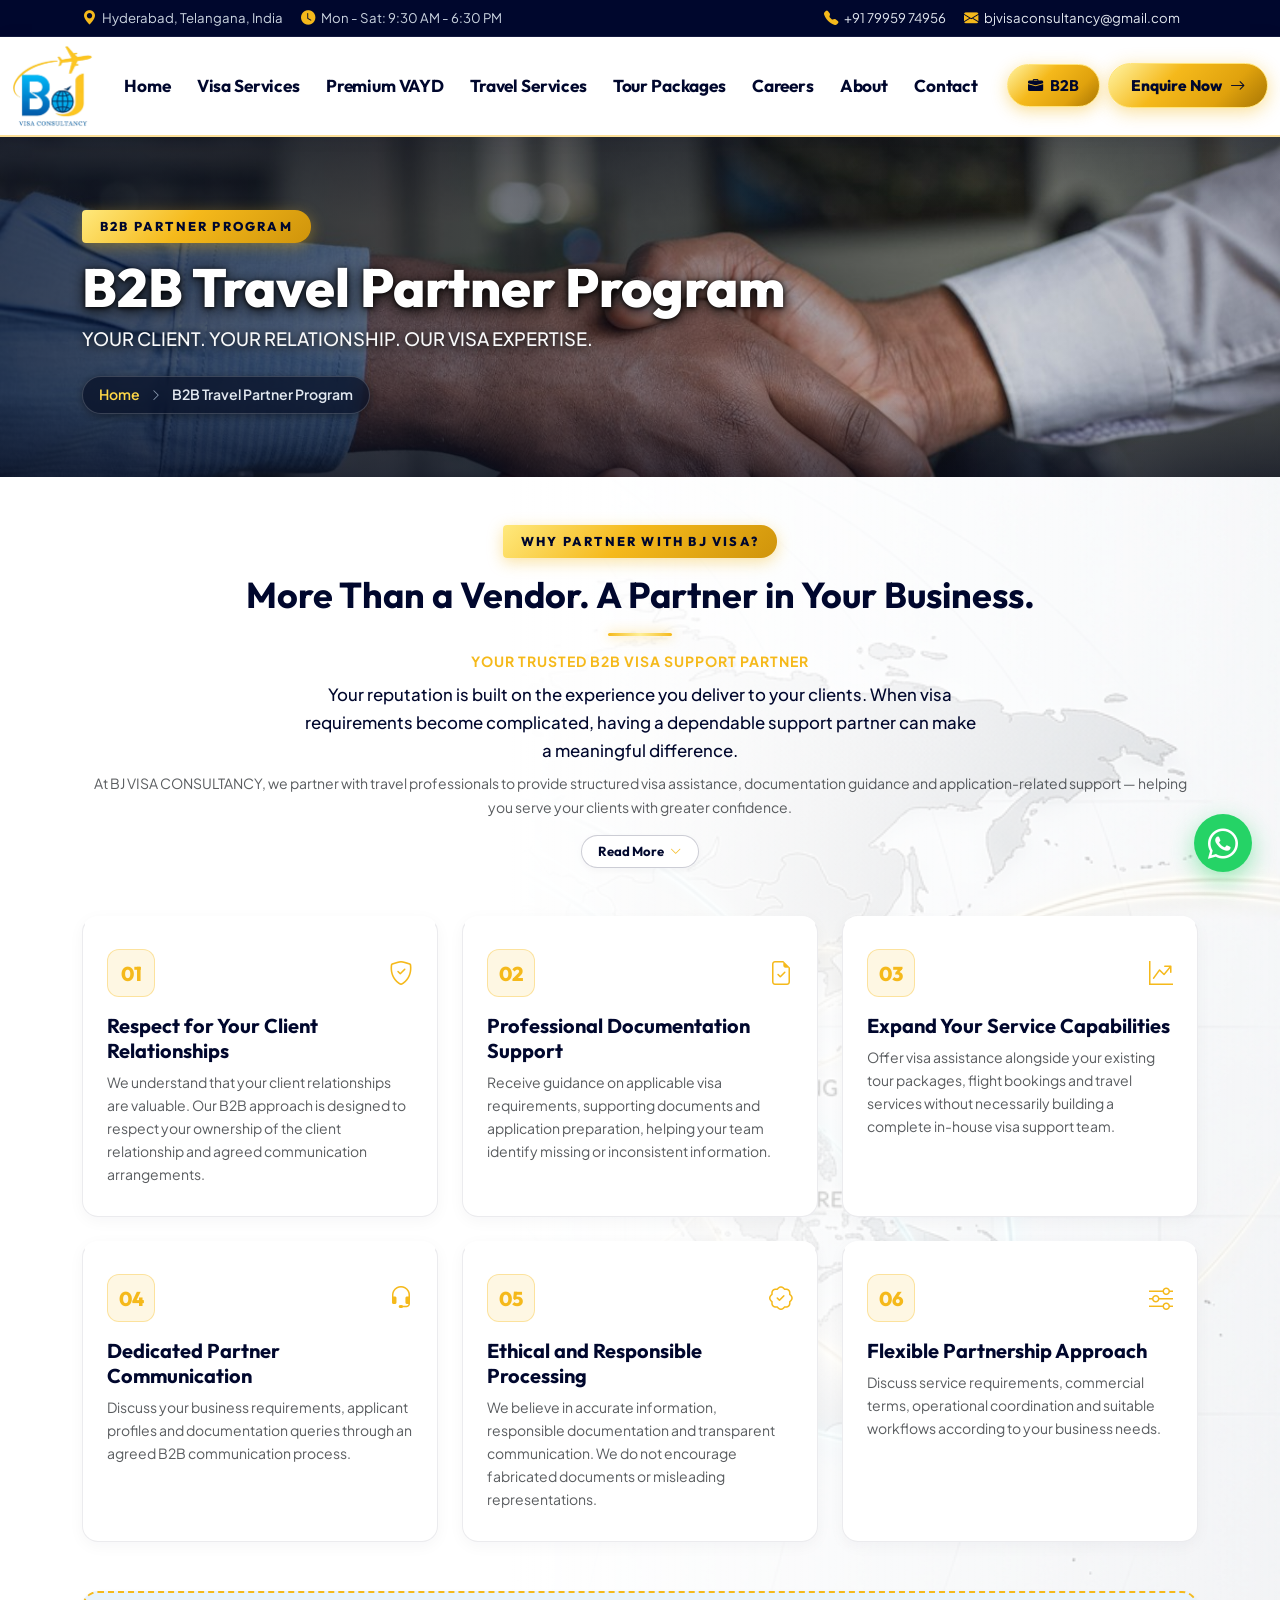
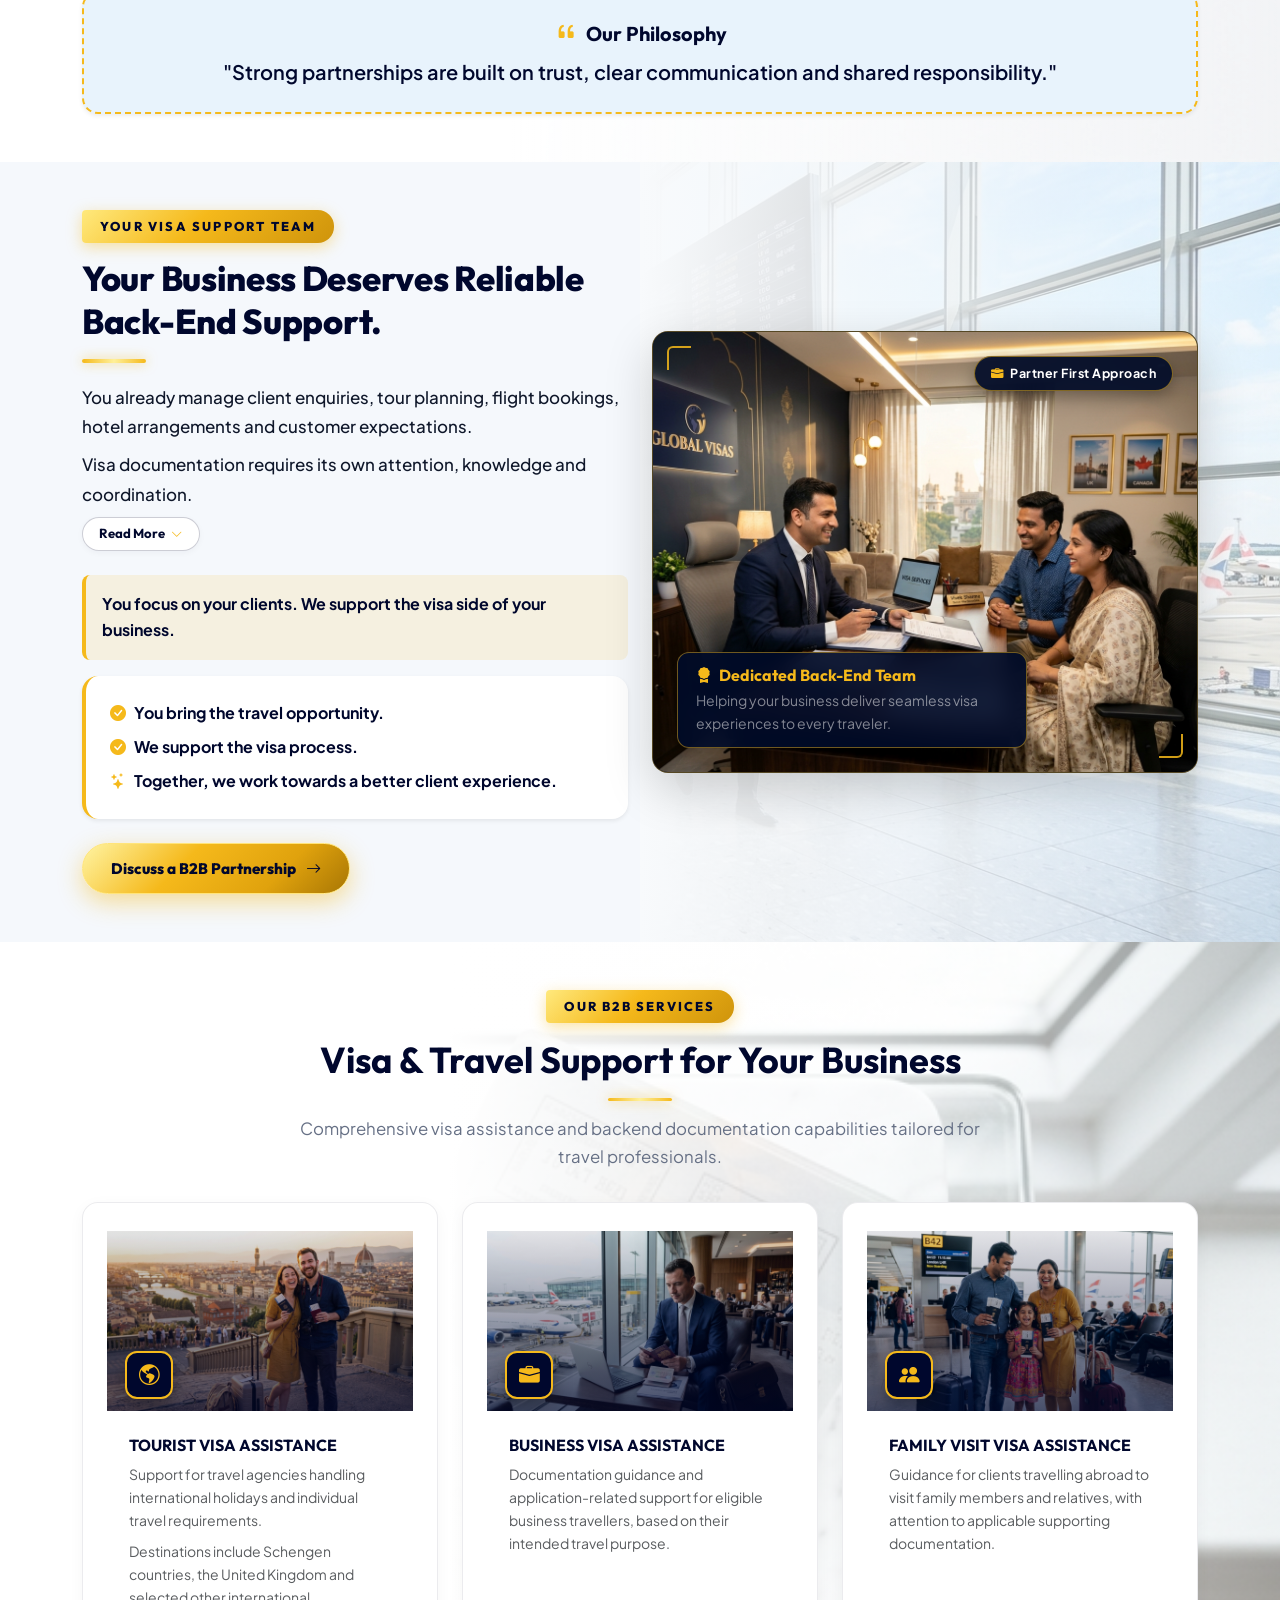
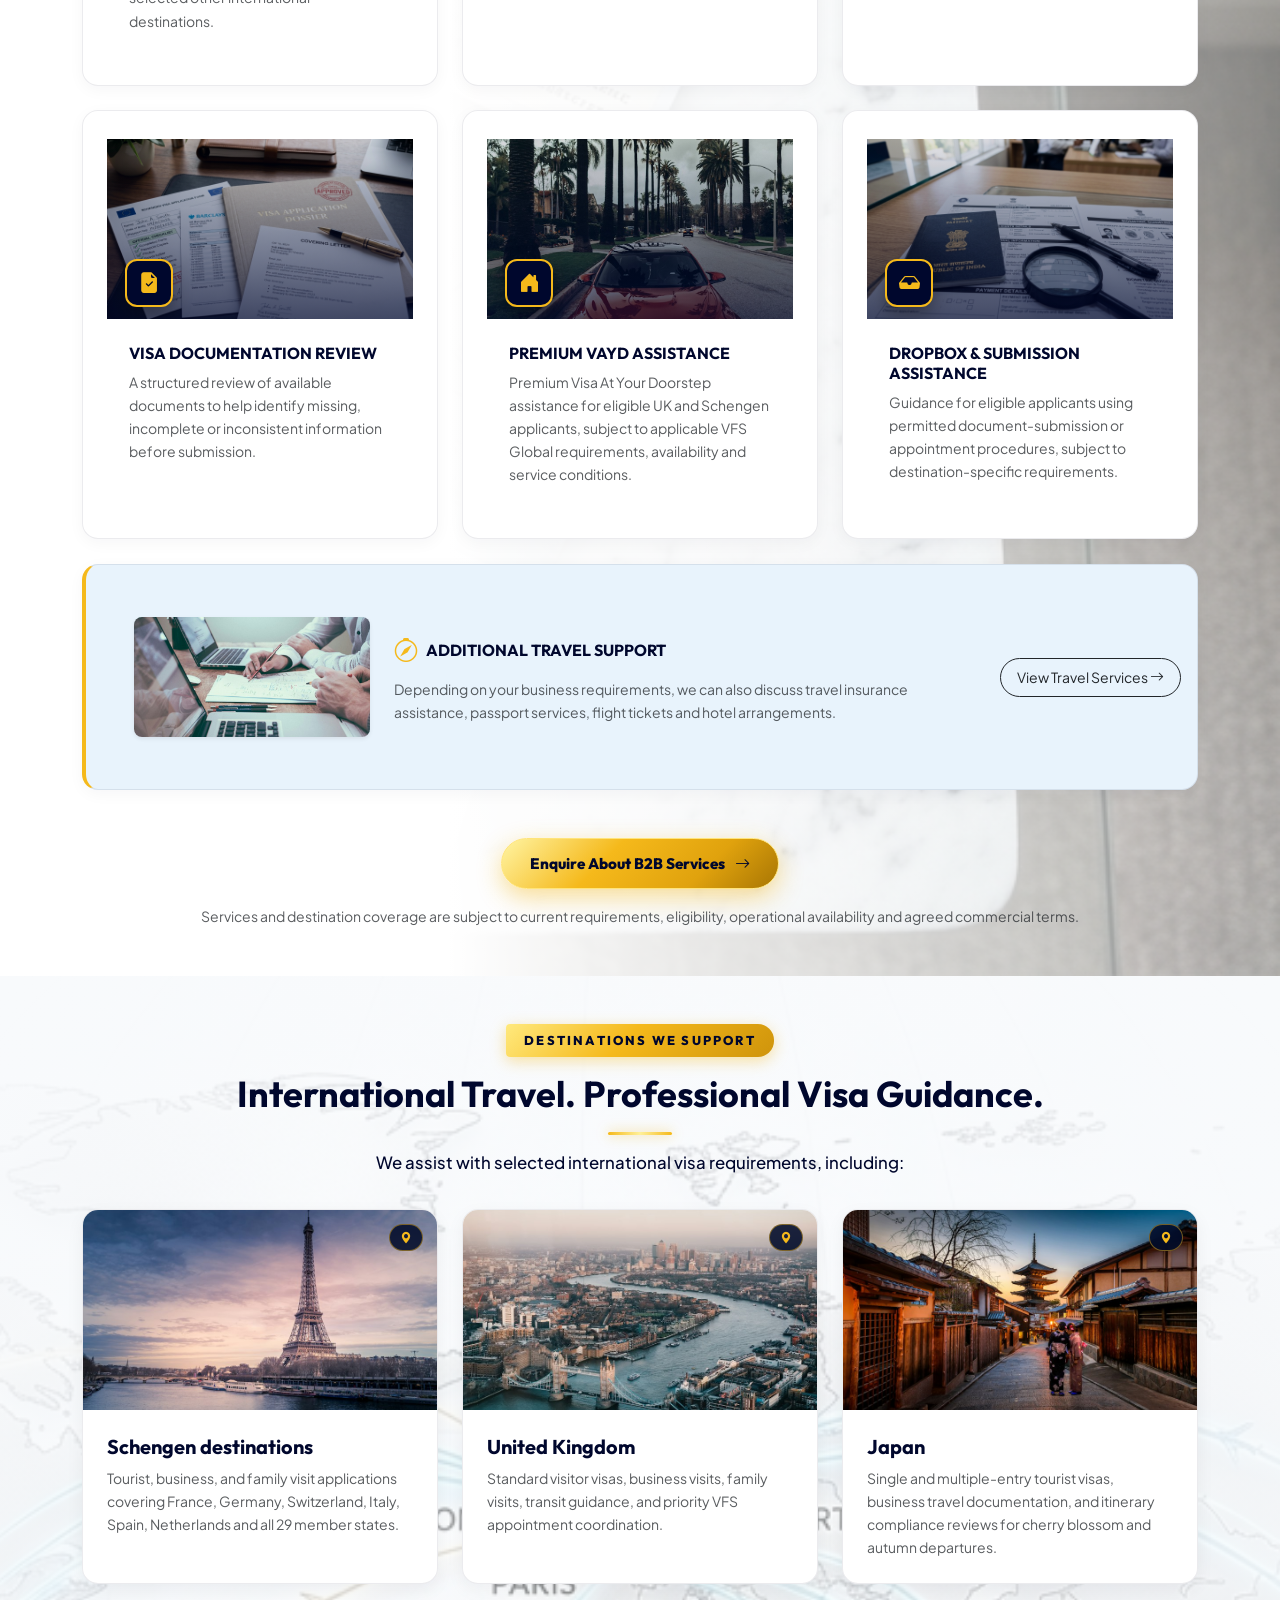
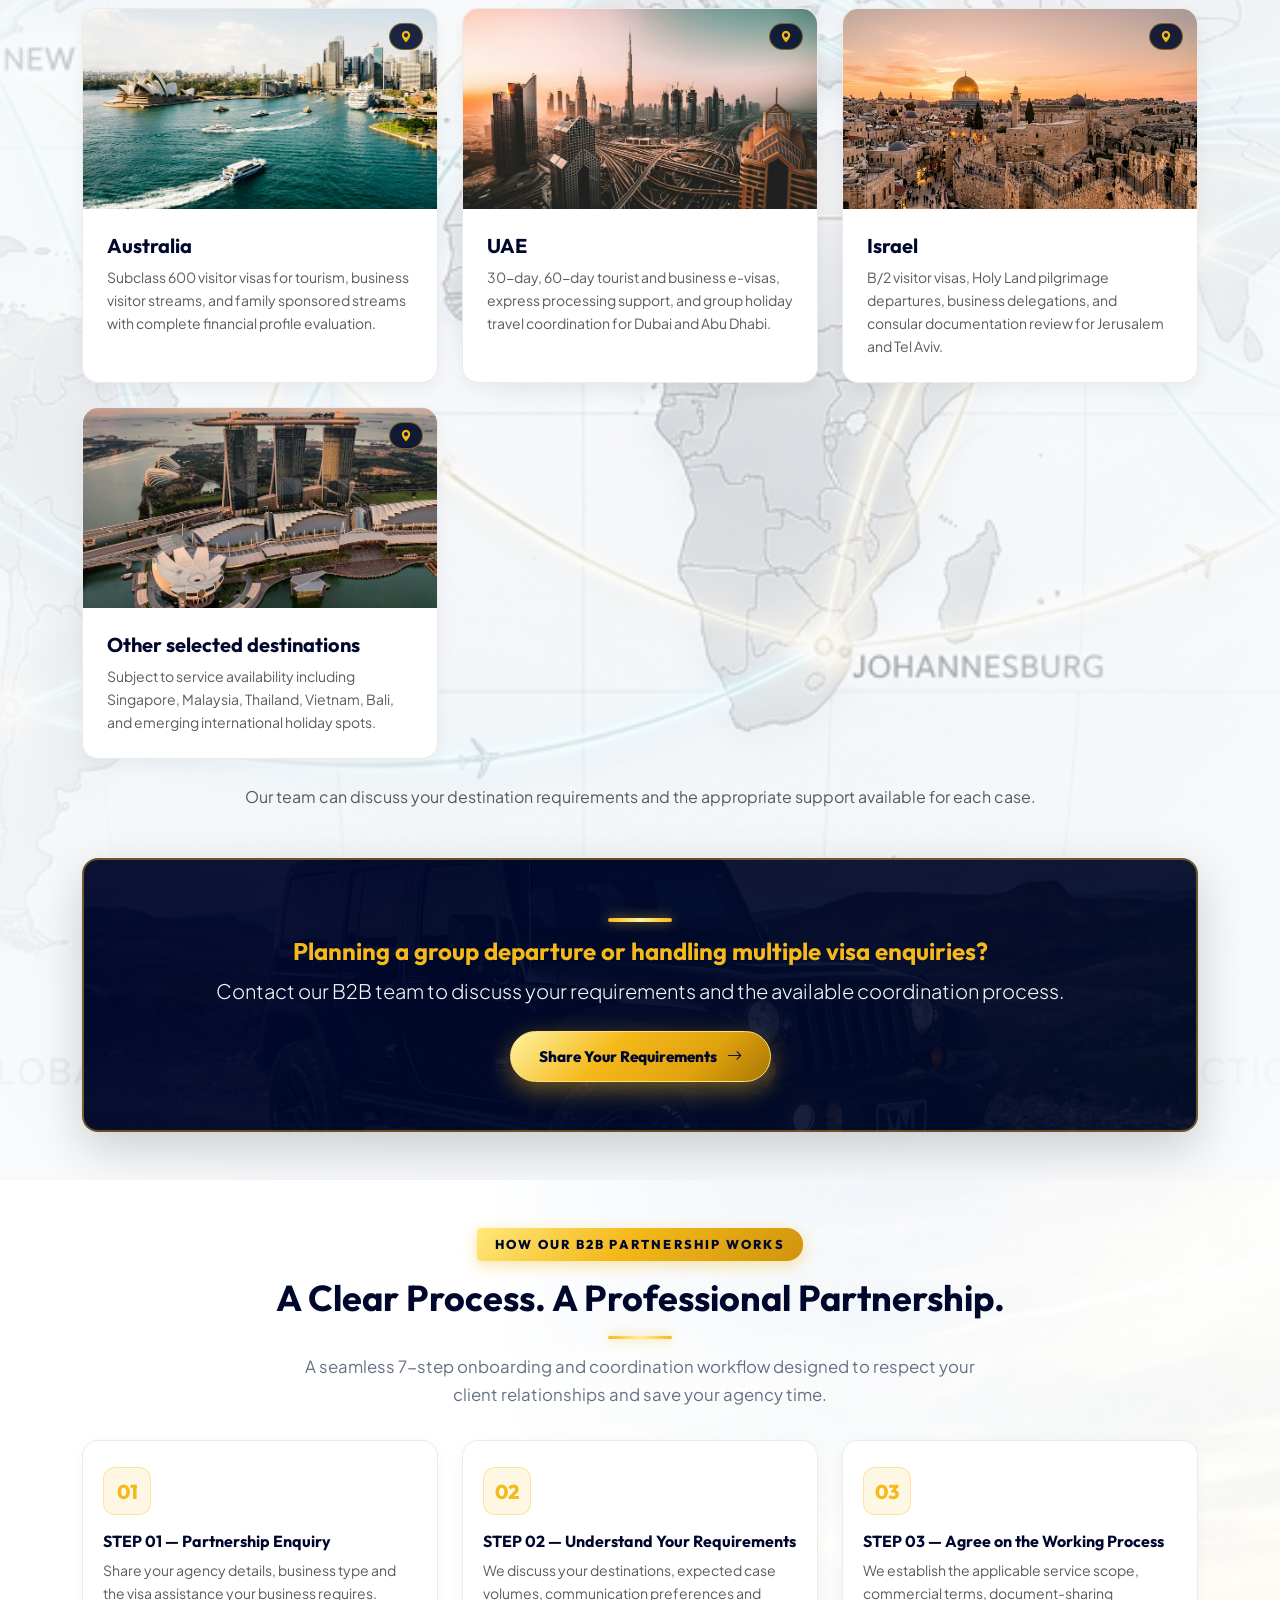
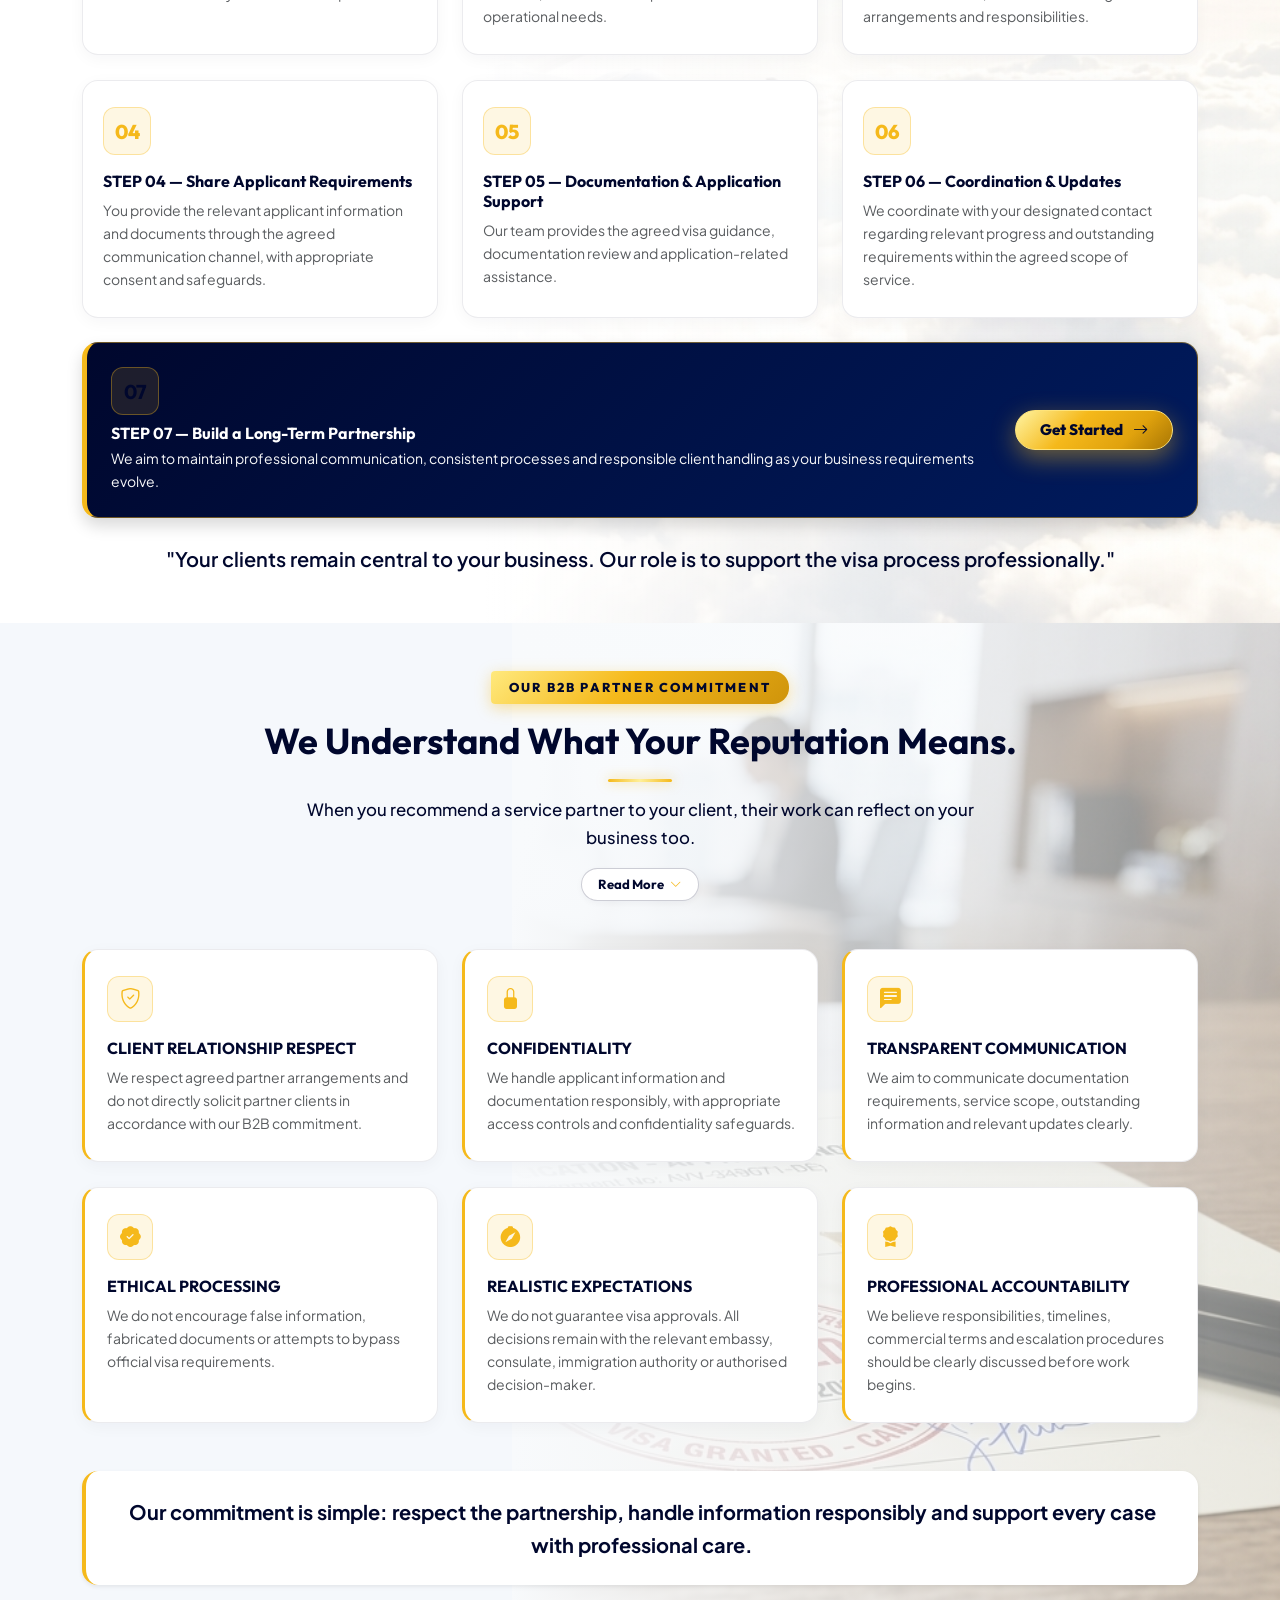
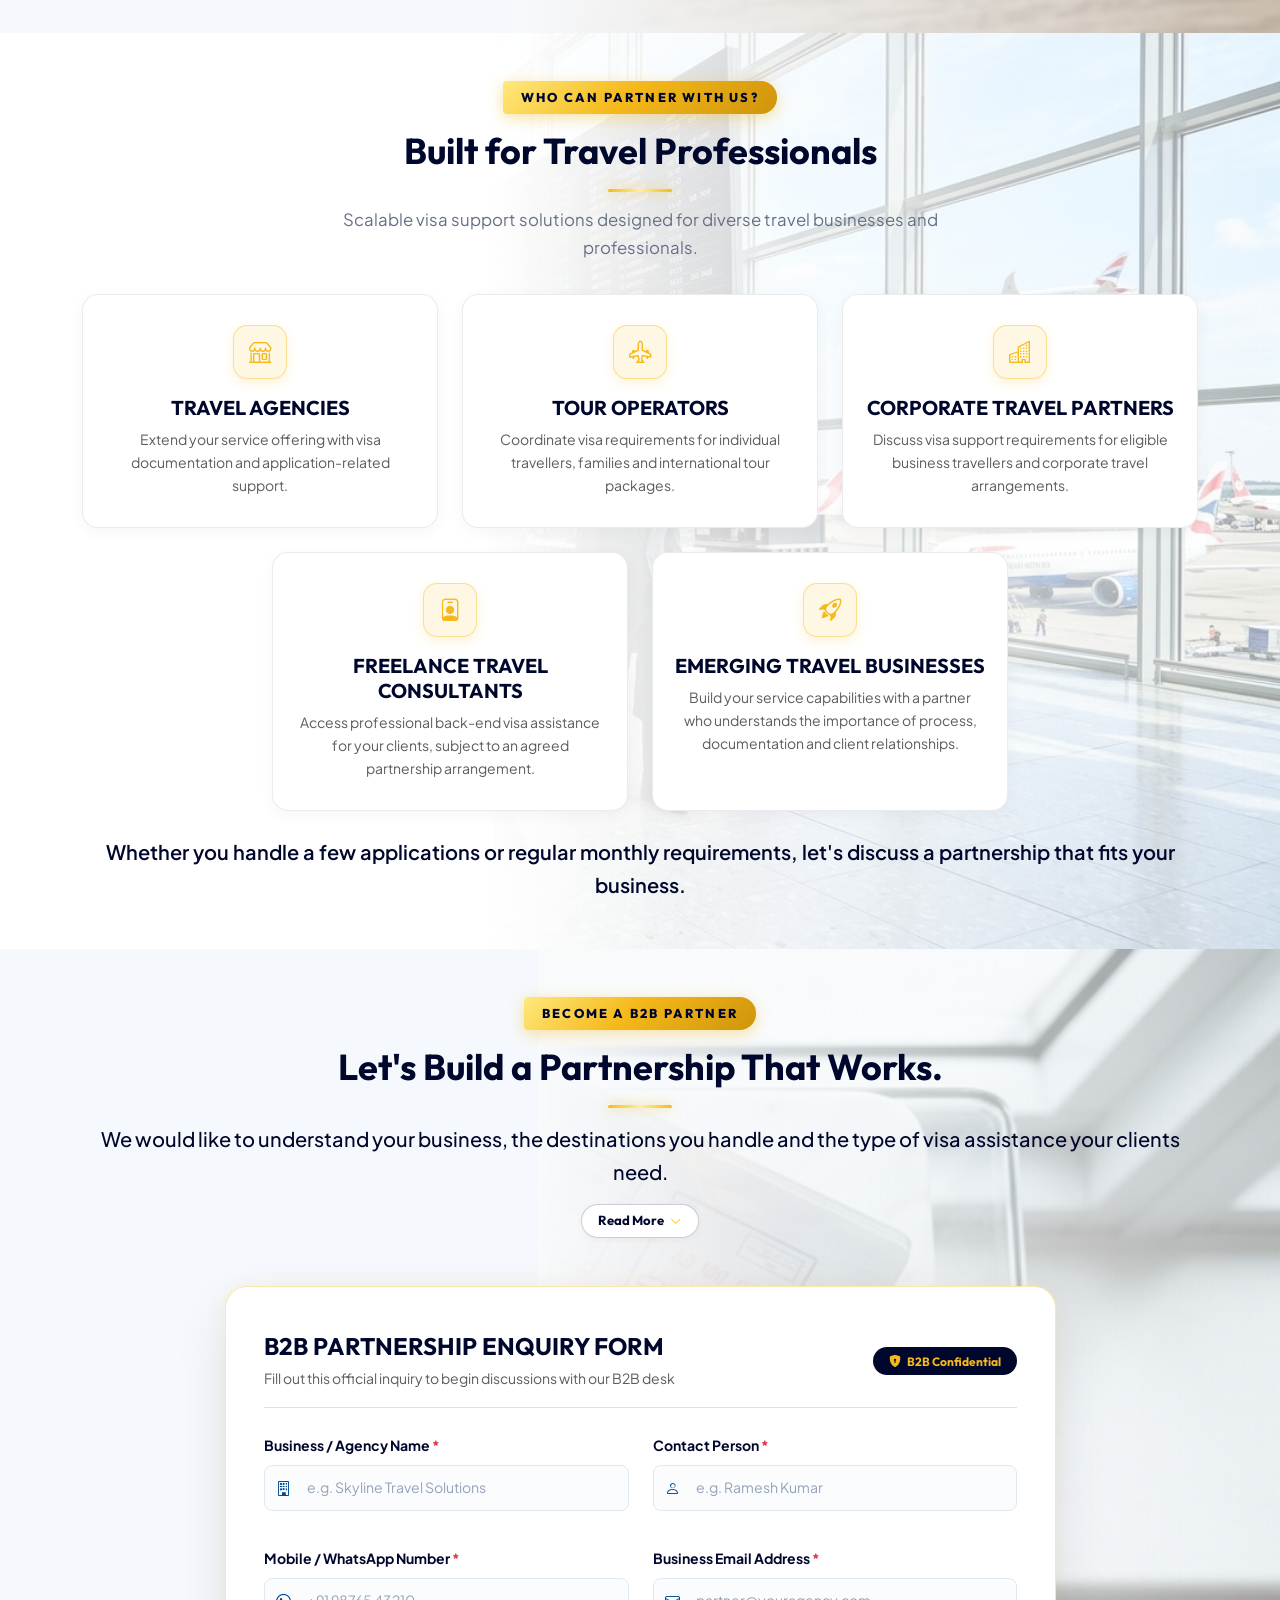
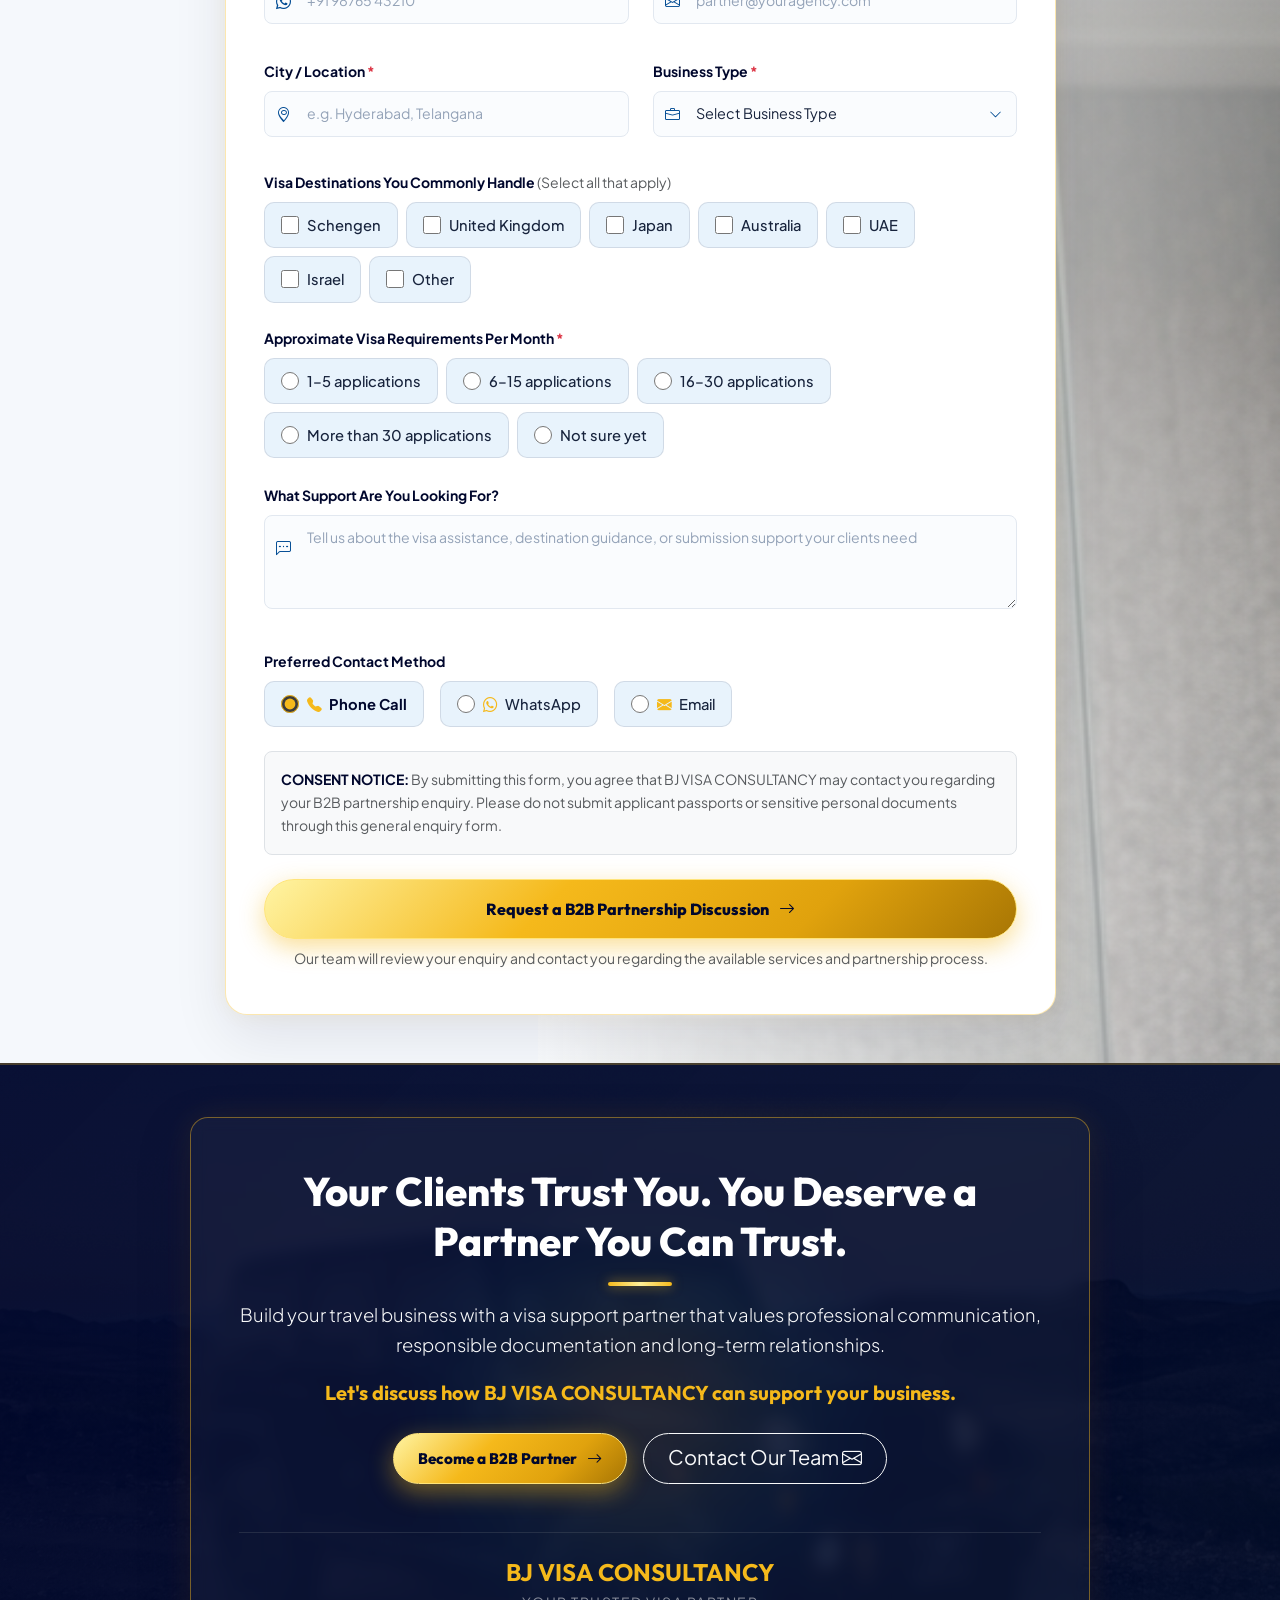
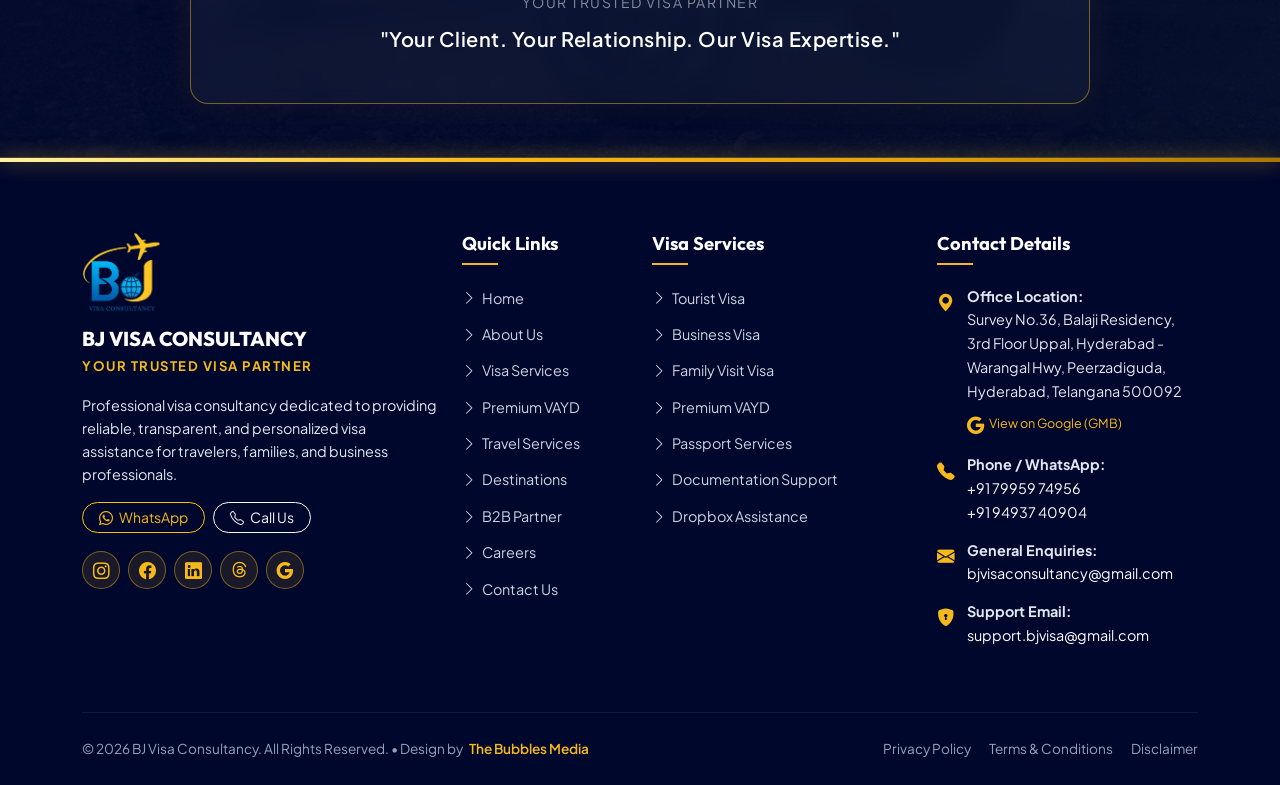
<file: b2b.html>
<!DOCTYPE html>
<html lang="en">
<head>
  <meta charset="UTF-8">
  <meta name="viewport" content="width=device-width, initial-scale=1.0">
  <title>B2B Partners | Your Client. Your Relationship. Our Visa Expertise. | BJ Visa Consultancy</title>
  <meta name="description" content="Professional visa assistance for travel agencies, tour operators and corporate travel partners. Dependable backend visa support from BJ VISA CONSULTANCY.">
  <meta name="keywords" content="B2B Visa Partner, Travel Agency Visa Support, Corporate Visa Partner, Schengen B2B Visa, UK Visa Partner Hyderabad, Tour Operator Visa Support">

  <!-- Open Graph -->
  <meta property="og:type" content="website">
  <meta property="og:title" content="B2B Partners | BJ Visa Consultancy">
  <meta property="og:description" content="Your Client. Your Relationship. Our Visa Expertise. Professional Visa Assistance for Travel Agencies & Partners.">
  <meta property="og:image" content="images/b2b/b2b-partner-banner.webp">

  <!-- Favicon -->
  <link rel="icon" type="image/png" href="images/logo.png">

  <!-- Google Fonts -->
  <link rel="preconnect" href="https://fonts.googleapis.com">
  <link rel="preconnect" href="https://fonts.gstatic.com" crossorigin>
  <link href="https://fonts.googleapis.com/css2?family=Cinzel:wght@700;800&family=Outfit:wght@400;500;600;700;800&family=Plus+Jakarta+Sans:wght@400;500;600;700&display=swap" rel="stylesheet">

  <!-- Bootstrap 5 CSS -->
  <link href="https://cdn.jsdelivr.net/npm/bootstrap@5.3.3/dist/css/bootstrap.min.css" rel="stylesheet">
  <!-- Bootstrap Icons & Font Awesome -->
  <link rel="stylesheet" href="https://cdn.jsdelivr.net/npm/bootstrap-icons@1.11.3/font/bootstrap-icons.min.css">
  <link rel="stylesheet" href="https://cdnjs.cloudflare.com/ajax/libs/font-awesome/6.5.1/css/all.min.css">
  <link rel="stylesheet" href="css/style.css">
</head>
<body>

  <!-- Top Utility Bar -->
  <div class="top-bar">
    <div class="container d-flex justify-content-between align-items-center">
      <div class="d-flex align-items-center flex-wrap">
        <span class="top-bar-item"><i class="bi bi-geo-alt-fill"></i> Hyderabad, Telangana, India</span>
        <span class="top-bar-item"><i class="bi bi-clock-fill"></i> Mon - Sat: 9:30 AM - 6:30 PM</span>
      </div>
      <div class="d-flex align-items-center">
        <a href="tel:+917995974956" class="top-bar-item"><i class="bi bi-telephone-fill"></i> +91 79959 74956</a>
        <a href="mailto:bjvisaconsultancy@gmail.com" class="top-bar-item d-none d-md-inline-flex"><i class="bi bi-envelope-fill"></i> bjvisaconsultancy@gmail.com</a>
      </div>
    </div>
  </div>

  <!-- Navbar -->
  <nav class="navbar navbar-expand-lg navbar-bj sticky-top">
    <div class="container">
      <a class="navbar-brand" href="index.html">
        <img src="images/logo.png" alt="BJ Visa Consultancy" class="brand-logo-img">
      </a>
      <!-- Right Header Actions on Mobile (B2B Button + Toggler) -->
      <div class="navbar-mobile-actions d-flex align-items-center gap-2 d-lg-none">
        <a href="b2b.html" class="btn-nav-b2b btn-nav-b2b-header active">
          <i class="bi bi-briefcase-fill"></i> B2B
        </a>
        <button class="navbar-toggler" type="button" data-bs-toggle="collapse" data-bs-target="#navbarContent" aria-controls="navbarContent" aria-expanded="false" aria-label="Toggle navigation">
          <span class="navbar-toggler-icon"></span>
        </button>
      </div>

      <div class="collapse navbar-collapse" id="navbarContent">
        <ul class="navbar-nav ms-auto mb-2 mb-lg-0 align-items-lg-center">
          <li class="nav-item"><a class="nav-link" href="index.html">Home</a></li>
          <li class="nav-item"><a class="nav-link" href="visa-services.html">Visa Services</a></li>
          <li class="nav-item"><a class="nav-link" href="premium-vayd.html">Premium VAYD</a></li>
          <li class="nav-item"><a class="nav-link" href="travel-services.html">Travel Services</a></li>
          <li class="nav-item"><a class="nav-link" href="destinations.html">Tour Packages</a></li>
          <li class="nav-item"><a class="nav-link" href="careers.html">Careers</a></li>
          <li class="nav-item"><a class="nav-link" href="about.html">About</a></li>
          <li class="nav-item"><a class="nav-link" href="contact.html">Contact</a></li>
        </ul>
        <div class="nav-cta-group ms-lg-3 mt-3 mt-lg-0 d-flex flex-column flex-sm-row flex-lg-row align-items-stretch align-items-lg-center gap-2">
          <a href="b2b.html" class="btn-nav-b2b d-none d-lg-inline-flex active">
            <i class="bi bi-briefcase-fill"></i> B2B
          </a>
          <button class="btn-nav-enquire" data-bs-toggle="modal" data-bs-target="#enquiryModal">
            Enquire Now <i class="bi bi-arrow-right"></i>
          </button>
        </div>
      </div>
    </div>
  </nav>

  <!-- ========================================================
       HERO SECTION — IMMERSIVE EXECUTIVE PARTNER SUITE
       YOUR CLIENT. YOUR RELATIONSHIP. OUR VISA EXPERTISE.
  ======================================================== -->
    <!-- ========================================================
       HERO SECTION — PREVIOUS LANDING SECTION (STREAMLINED & EASY TO UNDERSTAND)
       YOUR CLIENT. YOUR RELATIONSHIP. OUR VISA EXPERTISE.
  ======================================================== -->
    <!-- ========================================================
       PAGE HERO BANNER — PREVIOUS STANDARD TOP BANNER
       B2B Travel Partner Program
  ======================================================== -->
    <!-- Subpage Header Banner -->
    <!-- Subpage Header Banner (Clean & unified like remaining pages) -->
  <header class="page-hero-banner hero-b2b">
    <div class="container position-relative">
      <div class="row">
        <div class="col-lg-8">
          <div class="section-eyebrow section-eyebrow-light">B2B PARTNER PROGRAM</div>
          <h1 class="page-hero-title mb-2">B2B Travel Partner Program</h1>
          <p class="lead text-light opacity-90 mb-3">
            YOUR CLIENT. YOUR RELATIONSHIP. OUR VISA EXPERTISE.
          </p>
          <div class="page-hero-breadcrumb">
            <a href="index.html">Home</a>
            <i class="bi bi-chevron-right"></i>
            <span>B2B Travel Partner Program</span>
          </div>

          <!-- Preserved baseline strings in visually-hidden accessible block -->
          <div class="visually-hidden">
            <span>Professional Visa Assistance for Travel Agencies, Tour Operators &amp; Corporate Travel Partners</span>
            <span>Professional Support</span>
            <span>|</span>
            <span>Confidential Client Handling</span>
            <span>|</span>
            <span>Ethical Processing</span>
            <span>Confidential Partner Desk</span>
            <span>B2B Visa Support</span>
            <span>Dedicated Travel Partner Desk • Confidential Client Handling</span>
            <span>Talk to Our B2B Team</span>
          </div>
        </div>
      </div>
    </div>
  </header>

  <!-- ========================================================
       SECTION 2: WHY PARTNER WITH BJ VISA?
       More Than a Vendor. A Partner in Your Business.
       ALTERNATING LAYOUT: IMAGE ON LEFT, CONTENT ON RIGHT
  ======================================================== -->
    <!-- ========================================================
       SECTION 2: WHY PARTNER WITH BJ VISA?
       More Than a Vendor. A Partner in Your Business.
       CLEAN 6-CARD BALANCED GRID (PERFECT ALIGNMENT)
  ======================================================== -->
  <section class="section-padding bg-white b2b-wm-why position-relative" id="whyPartnerSection">
    <div class="container">
      <div class="text-center max-w-800 mx-auto mb-5 reveal-on-scroll">
        <div class="section-eyebrow">WHY PARTNER WITH BJ VISA?</div>
        <h2 class="section-title">More Than a Vendor. A Partner in Your Business.</h2>
        <div class="gold-divider mx-auto"></div>
        <p class="text-gold fw-bold small text-uppercase mb-2" style="letter-spacing: 1px;">
          Your Trusted B2B Visa Support Partner
        </p>
        <p class="section-subtitle lead text-navy fw-medium mb-2">
          Your reputation is built on the experience you deliver to your clients. When visa requirements become complicated, having a dependable support partner can make a meaningful difference.
        </p>
        <p class="text-muted small max-w-700 mx-auto mb-2">
          At BJ VISA CONSULTANCY, we partner with travel professionals to provide structured visa assistance, documentation guidance and application-related support — helping you serve your clients with greater confidence.
        </p>
        <div class="b2b-expandable-content" id="whyPartnerMore">
          <p class="text-muted mb-2">
            Every successful travel business needs reliable support behind the scenes.
          </p>
          <p class="text-muted mb-0">
            Whether you manage individual holiday bookings, family tours, business travel or international tour packages, we aim to become the dependable visa support team behind your business.
          </p>
        </div>
        <div>
          <button type="button" class="btn-b2b-toggle mt-2 mb-3" aria-expanded="false" aria-controls="whyPartnerMore">
            <span class="toggle-text">Read More</span> <i class="bi bi-chevron-down toggle-icon"></i>
          </button>
        </div>
      </div>

      <div class="row g-4">
        <!-- 01 -->
        <div class="col-lg-4 col-md-6 reveal-on-scroll">
          <div class="b2b-why-card h-100">
            <div class="d-flex align-items-center justify-content-between mb-3">
              <div class="b2b-num-badge mb-0">01</div>
              <i class="bi bi-shield-check text-gold fs-4"></i>
            </div>
            <h5 class="font-heading fw-bold text-navy mb-2">Respect for Your Client Relationships</h5>
            <p class="text-muted small mb-0">
              We understand that your client relationships are valuable. Our B2B approach is designed to respect your ownership of the client relationship and agreed communication arrangements.
            </p>
          </div>
        </div>

        <!-- 02 -->
        <div class="col-lg-4 col-md-6 reveal-on-scroll reveal-delay-1">
          <div class="b2b-why-card h-100">
            <div class="d-flex align-items-center justify-content-between mb-3">
              <div class="b2b-num-badge mb-0">02</div>
              <i class="bi bi-file-earmark-check text-gold fs-4"></i>
            </div>
            <h5 class="font-heading fw-bold text-navy mb-2">Professional Documentation Support</h5>
            <p class="text-muted small mb-0">
              Receive guidance on applicable visa requirements, supporting documents and application preparation, helping your team identify missing or inconsistent information.
            </p>
          </div>
        </div>

        <!-- 03 -->
        <div class="col-lg-4 col-md-6 reveal-on-scroll reveal-delay-2">
          <div class="b2b-why-card h-100">
            <div class="d-flex align-items-center justify-content-between mb-3">
              <div class="b2b-num-badge mb-0">03</div>
              <i class="bi bi-graph-up-arrow text-gold fs-4"></i>
            </div>
            <h5 class="font-heading fw-bold text-navy mb-2">Expand Your Service Capabilities</h5>
            <p class="text-muted small mb-0">
              Offer visa assistance alongside your existing tour packages, flight bookings and travel services without necessarily building a complete in-house visa support team.
            </p>
          </div>
        </div>

        <!-- 04 -->
        <div class="col-lg-4 col-md-6 reveal-on-scroll">
          <div class="b2b-why-card h-100">
            <div class="d-flex align-items-center justify-content-between mb-3">
              <div class="b2b-num-badge mb-0">04</div>
              <i class="bi bi-headset text-gold fs-4"></i>
            </div>
            <h5 class="font-heading fw-bold text-navy mb-2">Dedicated Partner Communication</h5>
            <p class="text-muted small mb-0">
              Discuss your business requirements, applicant profiles and documentation queries through an agreed B2B communication process.
            </p>
          </div>
        </div>

        <!-- 05 -->
        <div class="col-lg-4 col-md-6 reveal-on-scroll reveal-delay-1">
          <div class="b2b-why-card h-100">
            <div class="d-flex align-items-center justify-content-between mb-3">
              <div class="b2b-num-badge mb-0">05</div>
              <i class="bi bi-patch-check text-gold fs-4"></i>
            </div>
            <h5 class="font-heading fw-bold text-navy mb-2">Ethical and Responsible Processing</h5>
            <p class="text-muted small mb-0">
              We believe in accurate information, responsible documentation and transparent communication. We do not encourage fabricated documents or misleading representations.
            </p>
          </div>
        </div>

        <!-- 06 -->
        <div class="col-lg-4 col-md-6 reveal-on-scroll reveal-delay-2">
          <div class="b2b-why-card h-100">
            <div class="d-flex align-items-center justify-content-between mb-3">
              <div class="b2b-num-badge mb-0">06</div>
              <i class="bi bi-sliders text-gold fs-4"></i>
            </div>
            <h5 class="font-heading fw-bold text-navy mb-2">Flexible Partnership Approach</h5>
            <p class="text-muted small mb-0">
              Discuss service requirements, commercial terms, operational coordination and suitable workflows according to your business needs.
            </p>
          </div>
        </div>
      </div>

      <!-- Philosophy Box -->
      <div class="mt-5 text-center reveal-on-scroll">
        <div class="p-4 rounded-4 shadow-sm mx-auto max-w-800" style="background: var(--blue-soft); border: 2px dashed var(--gold);">
          <h5 class="font-heading fw-bold text-navy mb-2">
            <i class="bi bi-quote text-gold fs-4 me-2"></i>Our Philosophy
          </h5>
          <p class="fs-5 text-navy fw-semibold mb-0">
            "Strong partnerships are built on trust, clear communication and shared responsibility."
          </p>
        </div>
      </div>
    </div>
  </section>

  <!-- ========================================================
       SECTION 3: YOUR VISA SUPPORT TEAM
       Your Business Deserves Reliable Back-End Support.
       ALTERNATING LAYOUT: CONTENT ON LEFT, IMAGE ON RIGHT
  ======================================================== -->
  <section class="section-padding bg-light-soft b2b-team-section b2b-wm-team">
    <div class="container">
      <div class="row align-items-center g-5">
        <div class="col-lg-6 reveal-on-scroll">
          <div class="section-eyebrow">YOUR VISA SUPPORT TEAM</div>
          <h2 class="section-title b2b-team-title">Your Business Deserves Reliable Back-End Support.</h2>
          <div class="gold-divider"></div>

          <p class="b2b-team-text mb-2">
            You already manage client enquiries, tour planning, flight bookings, hotel arrangements and customer expectations.
          </p>
          <p class="b2b-team-text mb-2">
            Visa documentation requires its own attention, knowledge and coordination.
          </p>
          <div class="b2b-expandable-content" id="teamSectionMore">
            <p class="b2b-team-text">
              Instead of managing every visa-related requirement internally, you can work with <strong class="text-navy fw-bold">BJ VISA CONSULTANCY</strong> for professional visa assistance and documentation support.
            </p>
            <p class="b2b-team-text mb-4">
              We help you navigate the visa component while you continue focusing on your clients and core travel operations.
            </p>
          </div>
          <div>
            <button type="button" class="btn-b2b-toggle mb-4" aria-expanded="false" aria-controls="teamSectionMore">
              <span class="toggle-text">Read More</span> <i class="bi bi-chevron-down toggle-icon"></i>
            </button>
          </div>

          <div class="p-3 rounded-3 mb-3" style="background: rgba(245, 185, 27, 0.12); border-left: 4px solid var(--gold);">
            <p class="text-navy fw-bold mb-0 fs-6">
              You focus on your clients. We support the visa side of your business.
            </p>
          </div>

          <div class="p-4 rounded-4 mb-4 shadow-sm b2b-team-checklist" style="background: #FFFFFF; border-left: 4px solid var(--gold);">
            <ul class="list-unstyled d-flex flex-column gap-2 mb-0">
              <li class="d-flex align-items-center gap-2 text-navy fw-bold fs-6">
                <i class="bi bi-check-circle-fill text-gold"></i> You bring the travel opportunity.
              </li>
              <li class="d-flex align-items-center gap-2 text-navy fw-bold fs-6">
                <i class="bi bi-check-circle-fill text-gold"></i> We support the visa process.
              </li>
              <li class="d-flex align-items-center gap-2 text-navy fw-bold fs-6">
                <i class="bi bi-stars text-gold"></i> Together, we work towards a better client experience.
              </li>
            </ul>
          </div>

          <div>
            <a href="#b2bEnquiryFormSection" class="btn-gold">
              Discuss a B2B Partnership <i class="bi bi-arrow-right"></i>
            </a>
          </div>
        </div>

        <div class="col-lg-6 reveal-on-scroll reveal-delay-2">
          <div class="editorial-image-frame position-relative rounded-4 overflow-hidden shadow-lg">
            <span class="editorial-badge-pill top-0 end-0 m-4"><i class="bi bi-briefcase-fill text-gold me-1"></i> Partner First Approach</span>
            <img src="images/about/visa-consultation-guidance.jpg" alt="BJ Visa Consultancy Dedicated Back-End Team & Corporate Travel Partners" style="height: 440px; width: 100%; object-fit: cover;">
            <div class="floating-trust-chip bottom-0 start-0 m-4" style="max-width: 350px;">
              <h6 class="text-gold font-heading mb-1"><i class="bi bi-award-fill me-1"></i> Dedicated Back-End Team</h6>
              <p class="small text-white-50 mb-0">Helping your business deliver seamless visa experiences to every traveler.</p>
            </div>
          </div>
        </div>
      </div>
    </div>
  </section>

  <!-- ========================================================
       SECTION 4: OUR B2B SERVICES
       Visa & Travel Support for Your Business
  ======================================================== -->
  <section class="section-padding bg-white b2b-wm-services-stamps" id="b2bServicesSection">
    <div class="container">
      <div class="text-center max-w-800 mx-auto mb-5 reveal-on-scroll">
        <div class="section-eyebrow">OUR B2B SERVICES</div>
        <h2 class="section-title">Visa &amp; Travel Support for Your Business</h2>
        <div class="gold-divider mx-auto"></div>
        <p class="section-subtitle">
          Comprehensive visa assistance and backend documentation capabilities tailored for travel professionals.
        </p>
      </div>

      <div class="row g-4">
        <!-- 1. Tourist Visa Assistance -->
        <div class="col-lg-4 col-md-6 reveal-on-scroll reveal-delay-1">
          <div class="b2b-service-box">
            <div class="b2b-service-box-media">
              <img src="images/services/tourist-visa.jpg" alt="TOURIST VISA ASSISTANCE" loading="lazy">
              <div class="b2b-service-media-overlay"></div>
              <div class="b2b-service-floating-icon">
                <i class="bi bi-globe-americas"></i>
              </div>
            </div>
            <div class="b2b-service-box-body">
              <h5 class="font-heading fw-bold text-navy mb-2 fs-6">TOURIST VISA ASSISTANCE</h5>
              <p class="text-muted small mb-2">
                Support for travel agencies handling international holidays and individual travel requirements.
              </p>
              <p class="text-muted small mb-0">
                Destinations include Schengen countries, the United Kingdom and selected other international destinations.
              </p>
            </div>
          </div>
        </div>

        <!-- 2. Business Visa Assistance -->
        <div class="col-lg-4 col-md-6 reveal-on-scroll reveal-delay-2">
          <div class="b2b-service-box">
            <div class="b2b-service-box-media">
              <img src="images/services/business-visa.jpg" alt="BUSINESS VISA ASSISTANCE" loading="lazy">
              <div class="b2b-service-media-overlay"></div>
              <div class="b2b-service-floating-icon">
                <i class="bi bi-briefcase-fill"></i>
              </div>
            </div>
            <div class="b2b-service-box-body">
              <h5 class="font-heading fw-bold text-navy mb-2 fs-6">BUSINESS VISA ASSISTANCE</h5>
              <p class="text-muted small mb-0">
                Documentation guidance and application-related support for eligible business travellers, based on their intended travel purpose.
              </p>
            </div>
          </div>
        </div>

        <!-- 3. Family Visit Visa Assistance -->
        <div class="col-lg-4 col-md-6 reveal-on-scroll reveal-delay-3">
          <div class="b2b-service-box">
            <div class="b2b-service-box-media">
              <img src="images/services/family-visa.jpg" alt="FAMILY VISIT VISA ASSISTANCE" loading="lazy">
              <div class="b2b-service-media-overlay"></div>
              <div class="b2b-service-floating-icon">
                <i class="bi bi-people-fill"></i>
              </div>
            </div>
            <div class="b2b-service-box-body">
              <h5 class="font-heading fw-bold text-navy mb-2 fs-6">FAMILY VISIT VISA ASSISTANCE</h5>
              <p class="text-muted small mb-0">
                Guidance for clients travelling abroad to visit family members and relatives, with attention to applicable supporting documentation.
              </p>
            </div>
          </div>
        </div>

        <!-- 4. Visa Documentation Review -->
        <div class="col-lg-4 col-md-6 reveal-on-scroll reveal-delay-4">
          <div class="b2b-service-box">
            <div class="b2b-service-box-media">
              <img src="images/services/visa-documentation.jpg" alt="VISA DOCUMENTATION REVIEW" loading="lazy">
              <div class="b2b-service-media-overlay"></div>
              <div class="b2b-service-floating-icon">
                <i class="bi bi-file-earmark-check-fill"></i>
              </div>
            </div>
            <div class="b2b-service-box-body">
              <h5 class="font-heading fw-bold text-navy mb-2 fs-6">VISA DOCUMENTATION REVIEW</h5>
              <p class="text-muted small mb-0">
                A structured review of available documents to help identify missing, incomplete or inconsistent information before submission.
              </p>
            </div>
          </div>
        </div>

        <!-- 5. Premium VAYD Assistance -->
        <div class="col-lg-4 col-md-6 reveal-on-scroll reveal-delay-5">
          <div class="b2b-service-box">
            <div class="b2b-service-box-media">
              <img src="images/services/vayd-service.jpg" alt="PREMIUM VAYD ASSISTANCE" loading="lazy">
              <div class="b2b-service-media-overlay"></div>
              <div class="b2b-service-floating-icon">
                <i class="bi bi-house-door-fill"></i>
              </div>
            </div>
            <div class="b2b-service-box-body">
              <h5 class="font-heading fw-bold text-navy mb-2 fs-6">PREMIUM VAYD ASSISTANCE</h5>
              <p class="text-muted small mb-0">
                Premium Visa At Your Doorstep assistance for eligible UK and Schengen applicants, subject to applicable VFS Global requirements, availability and service conditions.
              </p>
            </div>
          </div>
        </div>

        <!-- 6. Dropbox & Submission Assistance -->
        <div class="col-lg-4 col-md-6 reveal-on-scroll reveal-delay-1">
          <div class="b2b-service-box">
            <div class="b2b-service-box-media">
              <img src="images/services/passport-services.jpg" alt="DROPBOX & SUBMISSION ASSISTANCE" loading="lazy">
              <div class="b2b-service-media-overlay"></div>
              <div class="b2b-service-floating-icon">
                <i class="bi bi-inbox-fill"></i>
              </div>
            </div>
            <div class="b2b-service-box-body">
              <h5 class="font-heading fw-bold text-navy mb-2 fs-6">DROPBOX &amp; SUBMISSION ASSISTANCE</h5>
              <p class="text-muted small mb-0">
                Guidance for eligible applicants using permitted document-submission or appointment procedures, subject to destination-specific requirements.
              </p>
            </div>
          </div>
        </div>

        <!-- 7. Additional Travel Support -->
        <div class="col-lg-12 reveal-on-scroll">
          <div class="b2b-service-box b2b-service-featured-banner" style="border-left: 4px solid var(--gold); background: var(--blue-soft);">
            <div class="row align-items-center g-4 p-3 p-md-4">
              <div class="col-md-3 d-none d-md-block">
                <div class="rounded-3 overflow-hidden shadow-sm" style="height: 120px;">
                  <img src="images/services/travel-insurance.jpg" alt="Additional Travel Support" class="w-100 h-100 object-fit-cover">
                </div>
              </div>
              <div class="col-md-6 col-lg-7">
                <div class="d-flex align-items-center gap-2 mb-2">
                  <i class="bi bi-compass text-gold fs-4"></i>
                  <h5 class="font-heading fw-bold text-navy mb-0 fs-6">ADDITIONAL TRAVEL SUPPORT</h5>
                </div>
                <p class="text-muted small mb-0">
                  Depending on your business requirements, we can also discuss travel insurance assistance, passport services, flight tickets and hotel arrangements.
                </p>
              </div>
              <div class="col-md-3 col-lg-2 text-md-end">
                <a href="travel-services.html" class="btn btn-sm btn-outline-dark rounded-pill px-3 py-2 text-nowrap">
                  View Travel Services <i class="bi bi-arrow-right"></i>
                </a>
              </div>
            </div>
          </div>
        </div>
      </div>

      <!-- Action & Disclaimer -->
      <div class="mt-5 text-center reveal-on-scroll">
        <a href="#b2bEnquiryFormSection" class="btn-gold mb-3">
          Enquire About B2B Services <i class="bi bi-arrow-right"></i>
        </a>
        <p class="text-muted small mb-0">
          Services and destination coverage are subject to current requirements, eligibility, operational availability and agreed commercial terms.
        </p>
      </div>
    </div>
  </section>

  <!-- ========================================================
       SECTION 5: DESTINATIONS WE SUPPORT
       International Travel. Professional Visa Guidance.
  ======================================================== -->
  <section class="section-padding bg-light-soft b2b-wm-worldmap" id="destinationsSupported">
    <div class="container">
      <div class="text-center max-w-800 mx-auto mb-5 reveal-on-scroll">
        <div class="section-eyebrow">DESTINATIONS WE SUPPORT</div>
        <h2 class="section-title">International Travel. Professional Visa Guidance.</h2>
        <div class="gold-divider mx-auto"></div>
        <p class="section-subtitle lead text-navy fw-medium">
          We assist with selected international visa requirements, including:
        </p>
      </div>

      <div class="row g-4">
        <!-- Schengen -->
        <div class="col-lg-4 col-md-6 reveal-on-scroll reveal-delay-1">
          <div class="b2b-dest-card">
            <div class="b2b-dest-img-wrap">
              <img src="images/destinations/europe.jpg" alt="Schengen Destinations" class="b2b-dest-img">
              <span class="b2b-dest-badge"><i class="bi bi-geo-alt-fill"></i></span>
            </div>
            <div class="p-4">
              <h5 class="font-heading fw-bold text-navy mb-2">Schengen destinations</h5>
              <p class="text-muted small mb-0">
                Tourist, business, and family visit applications covering France, Germany, Switzerland, Italy, Spain, Netherlands and all 29 member states.
              </p>
            </div>
          </div>
        </div>

        <!-- United Kingdom -->
        <div class="col-lg-4 col-md-6 reveal-on-scroll reveal-delay-2">
          <div class="b2b-dest-card">
            <div class="b2b-dest-img-wrap">
              <img src="images/destinations/uk.jpg" alt="United Kingdom" class="b2b-dest-img">
              <span class="b2b-dest-badge"><i class="bi bi-geo-alt-fill"></i></span>
            </div>
            <div class="p-4">
              <h5 class="font-heading fw-bold text-navy mb-2">United Kingdom</h5>
              <p class="text-muted small mb-0">
                Standard visitor visas, business visits, family visits, transit guidance, and priority VFS appointment coordination.
              </p>
            </div>
          </div>
        </div>

        <!-- Japan -->
        <div class="col-lg-4 col-md-6 reveal-on-scroll reveal-delay-3">
          <div class="b2b-dest-card">
            <div class="b2b-dest-img-wrap">
              <img src="images/destinations/japan.jpg" alt="Japan" class="b2b-dest-img">
              <span class="b2b-dest-badge"><i class="bi bi-geo-alt-fill"></i></span>
            </div>
            <div class="p-4">
              <h5 class="font-heading fw-bold text-navy mb-2">Japan</h5>
              <p class="text-muted small mb-0">
                Single and multiple-entry tourist visas, business travel documentation, and itinerary compliance reviews for cherry blossom and autumn departures.
              </p>
            </div>
          </div>
        </div>

        <!-- Australia -->
        <div class="col-lg-4 col-md-6 reveal-on-scroll reveal-delay-4">
          <div class="b2b-dest-card">
            <div class="b2b-dest-img-wrap">
              <img src="images/destinations/australia.jpg" alt="Australia" class="b2b-dest-img">
              <span class="b2b-dest-badge"><i class="bi bi-geo-alt-fill"></i></span>
            </div>
            <div class="p-4">
              <h5 class="font-heading fw-bold text-navy mb-2">Australia</h5>
              <p class="text-muted small mb-0">
                Subclass 600 visitor visas for tourism, business visitor streams, and family sponsored streams with complete financial profile evaluation.
              </p>
            </div>
          </div>
        </div>

        <!-- UAE -->
        <div class="col-lg-4 col-md-6 reveal-on-scroll reveal-delay-5">
          <div class="b2b-dest-card">
            <div class="b2b-dest-img-wrap">
              <img src="images/destinations/dubai.jpg" alt="UAE Dubai" class="b2b-dest-img">
              <span class="b2b-dest-badge"><i class="bi bi-geo-alt-fill"></i></span>
            </div>
            <div class="p-4">
              <h5 class="font-heading fw-bold text-navy mb-2">UAE</h5>
              <p class="text-muted small mb-0">
                30-day, 60-day tourist and business e-visas, express processing support, and group holiday travel coordination for Dubai and Abu Dhabi.
              </p>
            </div>
          </div>
        </div>

        <!-- Israel -->
        <div class="col-lg-4 col-md-6 reveal-on-scroll reveal-delay-2">
          <div class="b2b-dest-card">
            <div class="b2b-dest-img-wrap">
              <img src="images/destinations/israel.jpg" alt="Israel" class="b2b-dest-img" loading="lazy">
              <span class="b2b-dest-badge"><i class="bi bi-geo-alt-fill"></i></span>
            </div>
            <div class="p-4">
              <h5 class="font-heading fw-bold text-navy mb-2">Israel</h5>
              <p class="text-muted small mb-0">
                B/2 visitor visas, Holy Land pilgrimage departures, business delegations, and consular documentation review for Jerusalem and Tel Aviv.
              </p>
            </div>
          </div>
        </div>

        <!-- Other Selected Destinations -->
        <div class="col-lg-4 col-md-6 reveal-on-scroll reveal-delay-1">
          <div class="b2b-dest-card">
            <div class="b2b-dest-img-wrap">
              <img src="images/destinations/singapore.jpg" alt="Other Selected Destinations" class="b2b-dest-img">
              <span class="b2b-dest-badge"><i class="bi bi-geo-alt-fill"></i></span>
            </div>
            <div class="p-4">
              <h5 class="font-heading fw-bold text-navy mb-2">Other selected destinations</h5>
              <p class="text-muted small mb-0">
                Subject to service availability including Singapore, Malaysia, Thailand, Vietnam, Bali, and emerging international holiday spots.
              </p>
            </div>
          </div>
        </div>
      </div>

      <div class="text-center mt-4 reveal-on-scroll">
        <p class="text-muted mb-0">
          Our team can discuss your destination requirements and the appropriate support available for each case.
        </p>
      </div>

      <!-- Group Departure Callout -->
      <div class="mt-5 reveal-on-scroll">
        <div class="p-4 p-md-5 rounded-4 text-white text-center shadow-lg position-relative overflow-hidden b2b-group-banner">
          <div class="gold-divider mx-auto mb-3"></div>
          <h4 class="font-heading fw-bold text-gold mb-2">Planning a group departure or handling multiple visa enquiries?</h4>
          <p class="lead text-light opacity-90 max-w-700 mx-auto mb-4">
            Contact our B2B team to discuss your requirements and the available coordination process.
          </p>
          <a href="#b2bEnquiryFormSection" class="btn-gold">
            Share Your Requirements <i class="bi bi-arrow-right"></i>
          </a>
        </div>
      </div>
    </div>
  </section>

  <!-- ========================================================
       SECTION 6: HOW OUR B2B PARTNERSHIP WORKS
       A Clear Process. A Professional Partnership.
  ======================================================== -->
  <section class="section-padding bg-white b2b-wm-airplane" id="howItWorksSection">
    <div class="container">
      <div class="text-center max-w-800 mx-auto mb-5 reveal-on-scroll">
        <div class="section-eyebrow">HOW OUR B2B PARTNERSHIP WORKS</div>
        <h2 class="section-title">A Clear Process. A Professional Partnership.</h2>
        <div class="gold-divider mx-auto"></div>
        <p class="section-subtitle">
          A seamless 7-step onboarding and coordination workflow designed to respect your client relationships and save your agency time.
        </p>
      </div>

      <div class="row g-4">
        <!-- STEP 01 -->
        <div class="col-lg-4 col-md-6 reveal-on-scroll">
          <div class="process-step-card text-start">
            <div class="b2b-num-badge">01</div>
            <h5 class="font-heading fw-bold text-navy mb-2 fs-6">STEP 01 — Partnership Enquiry</h5>
            <p class="text-muted small mb-0">
              Share your agency details, business type and the visa assistance your business requires.
            </p>
          </div>
        </div>

        <!-- STEP 02 -->
        <div class="col-lg-4 col-md-6 reveal-on-scroll reveal-delay-1">
          <div class="process-step-card text-start">
            <div class="b2b-num-badge">02</div>
            <h5 class="font-heading fw-bold text-navy mb-2 fs-6">STEP 02 — Understand Your Requirements</h5>
            <p class="text-muted small mb-0">
              We discuss your destinations, expected case volumes, communication preferences and operational needs.
            </p>
          </div>
        </div>

        <!-- STEP 03 -->
        <div class="col-lg-4 col-md-6 reveal-on-scroll reveal-delay-2">
          <div class="process-step-card text-start">
            <div class="b2b-num-badge">03</div>
            <h5 class="font-heading fw-bold text-navy mb-2 fs-6">STEP 03 — Agree on the Working Process</h5>
            <p class="text-muted small mb-0">
              We establish the applicable service scope, commercial terms, document-sharing arrangements and responsibilities.
            </p>
          </div>
        </div>

        <!-- STEP 04 -->
        <div class="col-lg-4 col-md-6 reveal-on-scroll">
          <div class="process-step-card text-start">
            <div class="b2b-num-badge">04</div>
            <h5 class="font-heading fw-bold text-navy mb-2 fs-6">STEP 04 — Share Applicant Requirements</h5>
            <p class="text-muted small mb-0">
              You provide the relevant applicant information and documents through the agreed communication channel, with appropriate consent and safeguards.
            </p>
          </div>
        </div>

        <!-- STEP 05 -->
        <div class="col-lg-4 col-md-6 reveal-on-scroll reveal-delay-1">
          <div class="process-step-card text-start">
            <div class="b2b-num-badge">05</div>
            <h5 class="font-heading fw-bold text-navy mb-2 fs-6">STEP 05 — Documentation &amp; Application Support</h5>
            <p class="text-muted small mb-0">
              Our team provides the agreed visa guidance, documentation review and application-related assistance.
            </p>
          </div>
        </div>

        <!-- STEP 06 -->
        <div class="col-lg-4 col-md-6 reveal-on-scroll reveal-delay-2">
          <div class="process-step-card text-start">
            <div class="b2b-num-badge">06</div>
            <h5 class="font-heading fw-bold text-navy mb-2 fs-6">STEP 06 — Coordination &amp; Updates</h5>
            <p class="text-muted small mb-0">
              We coordinate with your designated contact regarding relevant progress and outstanding requirements within the agreed scope of service.
            </p>
          </div>
        </div>

        <!-- STEP 07 -->
        <div class="col-lg-12 reveal-on-scroll">
          <div class="process-step-card text-start text-white p-4 rounded-4 shadow" style="border: 1.5px solid rgba(245, 185, 27, 0.45); border-left: 5px solid var(--gold); background: linear-gradient(135deg, #00072D 0%, #001B5E 100%);">
            <div class="d-flex flex-column flex-md-row align-items-md-center justify-content-between gap-3">
              <div>
                <div class="b2b-num-badge mb-2 bg-gold text-navy fw-bold">07</div>
                <h5 class="font-heading fw-bold text-white mb-1 fs-6">STEP 07 — Build a Long-Term Partnership</h5>
                <p class="text-light opacity-90 small mb-0">
                  We aim to maintain professional communication, consistent processes and responsible client handling as your business requirements evolve.
                </p>
              </div>
              <div class="text-nowrap">
                <a href="#b2bEnquiryFormSection" class="btn btn-sm btn-gold rounded-pill px-4 py-2">
                  Get Started <i class="bi bi-arrow-right"></i>
                </a>
              </div>
            </div>
          </div>
        </div>
      </div>

      <!-- Core Callout -->
      <div class="mt-4 text-center reveal-on-scroll">
        <p class="lead text-navy fw-semibold mb-0">
          "Your clients remain central to your business. Our role is to support the visa process professionally."
        </p>
      </div>
    </div>
  </section>

  <!-- ========================================================
       SECTION 7: OUR B2B PARTNER COMMITMENT
       We Understand What Your Reputation Means.
  ======================================================== -->
  <section class="section-padding bg-light-soft b2b-wm-approval" id="partnerCommitmentSection">
    <div class="container">
      <div class="text-center max-w-800 mx-auto mb-5 reveal-on-scroll">
        <div class="section-eyebrow">OUR B2B PARTNER COMMITMENT</div>
        <h2 class="section-title">We Understand What Your Reputation Means.</h2>
        <div class="gold-divider mx-auto"></div>
        <p class="section-subtitle lead text-navy fw-medium mb-2">
          When you recommend a service partner to your client, their work can reflect on your business too.
        </p>
        <div class="b2b-expandable-content" id="commitmentMore">
          <p class="text-muted mb-0">
            That is why we believe the relationship must be based on clearly understood responsibilities and mutual respect.
          </p>
        </div>
        <div>
          <button type="button" class="btn-b2b-toggle mt-2 mb-3" aria-expanded="false" aria-controls="commitmentMore">
            <span class="toggle-text">Read More</span> <i class="bi bi-chevron-down toggle-icon"></i>
          </button>
        </div>
      </div>

      <div class="row g-4">
        <!-- 1. Client Relationship Respect -->
        <div class="col-lg-4 col-md-6 reveal-on-scroll">
          <div class="b2b-commitment-card">
            <div class="b2b-commitment-icon mb-3">
              <i class="bi bi-shield-check"></i>
            </div>
            <h5 class="font-heading fw-bold text-navy mb-2 fs-6">CLIENT RELATIONSHIP RESPECT</h5>
            <p class="text-muted small mb-0">
              We respect agreed partner arrangements and do not directly solicit partner clients in accordance with our B2B commitment.
            </p>
          </div>
        </div>

        <!-- 2. Confidentiality -->
        <div class="col-lg-4 col-md-6 reveal-on-scroll reveal-delay-1">
          <div class="b2b-commitment-card">
            <div class="b2b-commitment-icon mb-3">
              <i class="bi bi-lock-fill"></i>
            </div>
            <h5 class="font-heading fw-bold text-navy mb-2 fs-6">CONFIDENTIALITY</h5>
            <p class="text-muted small mb-0">
              We handle applicant information and documentation responsibly, with appropriate access controls and confidentiality safeguards.
            </p>
          </div>
        </div>

        <!-- 3. Transparent Communication -->
        <div class="col-lg-4 col-md-6 reveal-on-scroll reveal-delay-2">
          <div class="b2b-commitment-card">
            <div class="b2b-commitment-icon mb-3">
              <i class="bi bi-chat-left-text-fill"></i>
            </div>
            <h5 class="font-heading fw-bold text-navy mb-2 fs-6">TRANSPARENT COMMUNICATION</h5>
            <p class="text-muted small mb-0">
              We aim to communicate documentation requirements, service scope, outstanding information and relevant updates clearly.
            </p>
          </div>
        </div>

        <!-- 4. Ethical Processing -->
        <div class="col-lg-4 col-md-6 reveal-on-scroll">
          <div class="b2b-commitment-card">
            <div class="b2b-commitment-icon mb-3">
              <i class="bi bi-patch-check-fill"></i>
            </div>
            <h5 class="font-heading fw-bold text-navy mb-2 fs-6">ETHICAL PROCESSING</h5>
            <p class="text-muted small mb-0">
              We do not encourage false information, fabricated documents or attempts to bypass official visa requirements.
            </p>
          </div>
        </div>

        <!-- 5. Realistic Expectations -->
        <div class="col-lg-4 col-md-6 reveal-on-scroll reveal-delay-1">
          <div class="b2b-commitment-card">
            <div class="b2b-commitment-icon mb-3">
              <i class="bi bi-compass-fill"></i>
            </div>
            <h5 class="font-heading fw-bold text-navy mb-2 fs-6">REALISTIC EXPECTATIONS</h5>
            <p class="text-muted small mb-0">
              We do not guarantee visa approvals. All decisions remain with the relevant embassy, consulate, immigration authority or authorised decision-maker.
            </p>
          </div>
        </div>

        <!-- 6. Professional Accountability -->
        <div class="col-lg-4 col-md-6 reveal-on-scroll reveal-delay-2">
          <div class="b2b-commitment-card">
            <div class="b2b-commitment-icon mb-3">
              <i class="bi bi-award-fill"></i>
            </div>
            <h5 class="font-heading fw-bold text-navy mb-2 fs-6">PROFESSIONAL ACCOUNTABILITY</h5>
            <p class="text-muted small mb-0">
              We believe responsibilities, timelines, commercial terms and escalation procedures should be clearly discussed before work begins.
            </p>
          </div>
        </div>
      </div>

      <div class="mt-5 text-center reveal-on-scroll">
        <div class="p-4 rounded-4 shadow-sm mx-auto max-w-800" style="background: #FFFFFF; border-left: 4px solid var(--gold);">
          <p class="fs-5 text-navy fw-bold mb-0">
            Our commitment is simple: respect the partnership, handle information responsibly and support every case with professional care.
          </p>
        </div>
      </div>
    </div>
  </section>

  <!-- ========================================================
       SECTION 8: WHO CAN PARTNER WITH US?
       Built for Travel Professionals
  ======================================================== -->
  <section class="section-padding bg-white b2b-wm-travelers" id="whoCanPartnerSection">
    <div class="container">
      <div class="text-center max-w-800 mx-auto mb-5 reveal-on-scroll">
        <div class="section-eyebrow">WHO CAN PARTNER WITH US?</div>
        <h2 class="section-title">Built for Travel Professionals</h2>
        <div class="gold-divider mx-auto"></div>
        <p class="section-subtitle">
          Scalable visa support solutions designed for diverse travel businesses and professionals.
        </p>
      </div>

      <div class="row g-4 justify-content-center">
        <!-- 1. Travel Agencies -->
        <div class="col-lg-4 col-md-6 reveal-on-scroll">
          <div class="b2b-who-card">
            <div class="service-strip-icon-box mx-auto mb-3" style="width: 54px; height: 54px; font-size: 1.4rem;">
              <i class="bi bi-shop"></i>
            </div>
            <h5 class="font-heading fw-bold text-navy mb-2">TRAVEL AGENCIES</h5>
            <p class="text-muted small mb-0">
              Extend your service offering with visa documentation and application-related support.
            </p>
          </div>
        </div>

        <!-- 2. Tour Operators -->
        <div class="col-lg-4 col-md-6 reveal-on-scroll reveal-delay-1">
          <div class="b2b-who-card">
            <div class="service-strip-icon-box mx-auto mb-3" style="width: 54px; height: 54px; font-size: 1.4rem;">
              <i class="bi bi-airplane-engines"></i>
            </div>
            <h5 class="font-heading fw-bold text-navy mb-2">TOUR OPERATORS</h5>
            <p class="text-muted small mb-0">
              Coordinate visa requirements for individual travellers, families and international tour packages.
            </p>
          </div>
        </div>

        <!-- 3. Corporate Travel Partners -->
        <div class="col-lg-4 col-md-6 reveal-on-scroll reveal-delay-2">
          <div class="b2b-who-card">
            <div class="service-strip-icon-box mx-auto mb-3" style="width: 54px; height: 54px; font-size: 1.4rem;">
              <i class="bi bi-buildings"></i>
            </div>
            <h5 class="font-heading fw-bold text-navy mb-2">CORPORATE TRAVEL PARTNERS</h5>
            <p class="text-muted small mb-0">
              Discuss visa support requirements for eligible business travellers and corporate travel arrangements.
            </p>
          </div>
        </div>

        <!-- 4. Freelance Travel Consultants -->
        <div class="col-lg-4 col-md-6 reveal-on-scroll reveal-delay-1">
          <div class="b2b-who-card">
            <div class="service-strip-icon-box mx-auto mb-3" style="width: 54px; height: 54px; font-size: 1.4rem;">
              <i class="bi bi-person-badge"></i>
            </div>
            <h5 class="font-heading fw-bold text-navy mb-2">FREELANCE TRAVEL CONSULTANTS</h5>
            <p class="text-muted small mb-0">
              Access professional back-end visa assistance for your clients, subject to an agreed partnership arrangement.
            </p>
          </div>
        </div>

        <!-- 5. Emerging Travel Businesses -->
        <div class="col-lg-4 col-md-6 reveal-on-scroll reveal-delay-2">
          <div class="b2b-who-card">
            <div class="service-strip-icon-box mx-auto mb-3" style="width: 54px; height: 54px; font-size: 1.4rem;">
              <i class="bi bi-rocket-takeoff"></i>
            </div>
            <h5 class="font-heading fw-bold text-navy mb-2">EMERGING TRAVEL BUSINESSES</h5>
            <p class="text-muted small mb-0">
              Build your service capabilities with a partner who understands the importance of process, documentation and client relationships.
            </p>
          </div>
        </div>
      </div>

      <div class="mt-4 text-center reveal-on-scroll">
        <p class="lead text-navy fw-semibold mb-0">
          Whether you handle a few applications or regular monthly requirements, let's discuss a partnership that fits your business.
        </p>
      </div>
    </div>
  </section>

  <!-- ========================================================
       SECTION 9: BECOME A B2B PARTNER
       Let's Build a Partnership That Works.
       B2B PARTNERSHIP ENQUIRY FORM — EXECUTIVE SPLIT PORTAL
  ======================================================== -->
  <section class="section-padding bg-light-soft b2b-wm-form-portal" id="b2bEnquiryFormSection">
    <div class="container">
      <div class="text-center max-w-800 mx-auto mb-5 reveal-on-scroll">
        <div class="section-eyebrow">BECOME A B2B PARTNER</div>
        <h2 class="section-title">Let's Build a Partnership That Works.</h2>
        <div class="gold-divider mx-auto"></div>
        <p class="lead text-navy fw-medium mb-2">
          We would like to understand your business, the destinations you handle and the type of visa assistance your clients need.
        </p>
        <div class="b2b-expandable-content" id="formIntroMore">
          <p class="text-muted mb-0">
            Share a few details below, and our team can discuss the next steps with you.
          </p>
        </div>
        <div>
          <button type="button" class="btn-b2b-toggle mt-2 mb-3" aria-expanded="false" aria-controls="formIntroMore">
            <span class="toggle-text">Read More</span> <i class="bi bi-chevron-down toggle-icon"></i>
          </button>
        </div>
      </div>

      <div class="row justify-content-center">
        <div class="col-lg-10 col-xl-9 reveal-on-scroll">
          <div class="b2b-form-card">
            <div class="d-flex flex-column flex-sm-row align-items-start align-items-sm-center justify-content-between gap-2 pb-3 mb-4 border-bottom">
              <div>
                <h4 class="font-heading fw-bold text-navy mb-1">B2B PARTNERSHIP ENQUIRY FORM</h4>
                <small class="text-muted">Fill out this official inquiry to begin discussions with our B2B desk</small>
              </div>
              <span class="badge bg-navy text-gold px-3 py-2 rounded-pill font-heading">
                <i class="bi bi-shield-lock-fill me-1"></i> B2B Confidential
              </span>
            </div>

            <form id="b2bPartnerRegistrationForm" novalidate>
              <div class="row g-4">
                <!-- 1. Business / Agency Name -->
                <div class="col-md-6">
                  <label class="form-label text-navy fw-bold small">Business / Agency Name <span class="text-danger">*</span></label>
                  <div class="form-group-custom">
                    <i class="bi bi-building"></i>
                    <input type="text" class="form-control-custom" id="b2bAgencyName" placeholder="e.g. Skyline Travel Solutions" required>
                  </div>
                </div>

                <!-- 2. Contact Person -->
                <div class="col-md-6">
                  <label class="form-label text-navy fw-bold small">Contact Person <span class="text-danger">*</span></label>
                  <div class="form-group-custom">
                    <i class="bi bi-person"></i>
                    <input type="text" class="form-control-custom" id="b2bContactPerson" placeholder="e.g. Ramesh Kumar" required>
                  </div>
                </div>

                <!-- 3. Mobile / WhatsApp Number -->
                <div class="col-md-6">
                  <label class="form-label text-navy fw-bold small">Mobile / WhatsApp Number <span class="text-danger">*</span></label>
                  <div class="form-group-custom">
                    <i class="bi bi-whatsapp"></i>
                    <input type="tel" class="form-control-custom" id="b2bPhone" placeholder="+91 98765 43210" required>
                  </div>
                </div>

                <!-- 4. Business Email Address -->
                <div class="col-md-6">
                  <label class="form-label text-navy fw-bold small">Business Email Address <span class="text-danger">*</span></label>
                  <div class="form-group-custom">
                    <i class="bi bi-envelope"></i>
                    <input type="email" class="form-control-custom" id="b2bEmail" placeholder="partner@youragency.com" required>
                  </div>
                </div>

                <!-- 5. City / Location -->
                <div class="col-md-6">
                  <label class="form-label text-navy fw-bold small">City / Location <span class="text-danger">*</span></label>
                  <div class="form-group-custom">
                    <i class="bi bi-geo-alt"></i>
                    <input type="text" class="form-control-custom" id="b2bCity" placeholder="e.g. Hyderabad, Telangana" required>
                  </div>
                </div>

                <!-- 6. Business Type -->
                <div class="col-md-6">
                  <label class="form-label text-navy fw-bold small">Business Type <span class="text-danger">*</span></label>
                  <div class="form-group-custom">
                    <i class="bi bi-briefcase"></i>
                    <select class="form-select-custom" id="b2bBusinessType" required>
                      <option value="" selected disabled>Select Business Type</option>
                      <option value="Travel Agency">Travel Agency</option>
                      <option value="Tour Operator">Tour Operator</option>
                      <option value="Corporate Travel Partner">Corporate Travel Partner</option>
                      <option value="Freelance Travel Consultant">Freelance Travel Consultant</option>
                      <option value="Other">Other</option>
                    </select>
                  </div>
                </div>

                <!-- 7. Visa Destinations You Commonly Handle -->
                <div class="col-12">
                  <label class="form-label text-navy fw-bold small mb-2 d-block">
                    Visa Destinations You Commonly Handle <span class="text-muted fw-normal">(Select all that apply)</span>
                  </label>
                  <div class="d-flex flex-wrap gap-2">
                    <label class="b2b-check-pill">
                      <input type="checkbox" name="destinations" value="Schengen">
                      <span>Schengen</span>
                    </label>
                    <label class="b2b-check-pill">
                      <input type="checkbox" name="destinations" value="United Kingdom">
                      <span>United Kingdom</span>
                    </label>
                    <label class="b2b-check-pill">
                      <input type="checkbox" name="destinations" value="Japan">
                      <span>Japan</span>
                    </label>
                    <label class="b2b-check-pill">
                      <input type="checkbox" name="destinations" value="Australia">
                      <span>Australia</span>
                    </label>
                    <label class="b2b-check-pill">
                      <input type="checkbox" name="destinations" value="UAE">
                      <span>UAE</span>
                    </label>
                    <label class="b2b-check-pill">
                      <input type="checkbox" name="destinations" value="Israel">
                      <span>Israel</span>
                    </label>
                    <label class="b2b-check-pill">
                      <input type="checkbox" name="destinations" value="Other">
                      <span>Other</span>
                    </label>
                  </div>
                </div>

                <!-- 8. Approximate Visa Requirements Per Month -->
                <div class="col-12">
                  <label class="form-label text-navy fw-bold small mb-2 d-block">
                    Approximate Visa Requirements Per Month <span class="text-danger">*</span>
                  </label>
                  <div class="d-flex flex-wrap gap-2">
                    <label class="b2b-check-pill">
                      <input type="radio" name="monthlyVolume" value="1–5 applications" required>
                      <span>1–5 applications</span>
                    </label>
                    <label class="b2b-check-pill">
                      <input type="radio" name="monthlyVolume" value="6–15 applications">
                      <span>6–15 applications</span>
                    </label>
                    <label class="b2b-check-pill">
                      <input type="radio" name="monthlyVolume" value="16–30 applications">
                      <span>16–30 applications</span>
                    </label>
                    <label class="b2b-check-pill">
                      <input type="radio" name="monthlyVolume" value="More than 30 applications">
                      <span>More than 30 applications</span>
                    </label>
                    <label class="b2b-check-pill">
                      <input type="radio" name="monthlyVolume" value="Not sure yet">
                      <span>Not sure yet</span>
                    </label>
                  </div>
                </div>

                <!-- 9. What Support Are You Looking For? -->
                <div class="col-12">
                  <label class="form-label text-navy fw-bold small">What Support Are You Looking For?</label>
                  <div class="form-group-custom has-textarea">
                    <i class="bi bi-chat-left-dots"></i>
                    <textarea class="form-control-custom" id="b2bSupportDetails" rows="3" placeholder="Tell us about the visa assistance, destination guidance, or submission support your clients need"></textarea>
                  </div>
                </div>

                <!-- 10. Preferred Contact Method -->
                <div class="col-12">
                  <label class="form-label text-navy fw-bold small mb-2 d-block">Preferred Contact Method</label>
                  <div class="d-flex flex-wrap gap-3">
                    <label class="b2b-check-pill">
                      <input type="radio" name="preferredContact" value="Phone Call" checked>
                      <span><i class="bi bi-telephone-fill me-1 text-gold"></i> Phone Call</span>
                    </label>
                    <label class="b2b-check-pill">
                      <input type="radio" name="preferredContact" value="WhatsApp">
                      <span><i class="bi bi-whatsapp me-1 text-gold"></i> WhatsApp</span>
                    </label>
                    <label class="b2b-check-pill">
                      <input type="radio" name="preferredContact" value="Email">
                      <span><i class="bi bi-envelope-fill me-1 text-gold"></i> Email</span>
                    </label>
                  </div>
                </div>

                <!-- 11. Consent Text -->
                <div class="col-12">
                  <div class="p-3 rounded-3 bg-light border">
                    <small class="text-muted d-block">
                      <strong class="text-navy">CONSENT NOTICE:</strong> By submitting this form, you agree that BJ VISA CONSULTANCY may contact you regarding your B2B partnership enquiry. Please do not submit applicant passports or sensitive personal documents through this general enquiry form.
                    </small>
                  </div>
                </div>

                <!-- 12. Submit Button & Subtext -->
                <div class="col-12">
                  <button type="submit" class="btn-gold w-100 py-3 fs-6">
                    Request a B2B Partnership Discussion <i class="bi bi-arrow-right"></i>
                  </button>
                  <p class="text-center text-muted small mt-2 mb-0">
                    Our team will review your enquiry and contact you regarding the available services and partnership process.
                  </p>
                </div>
              </div>
            </form>
          </div>
        </div>
      </div>
    </div>
  </section>

  <!-- ========================================================
       SECTION 10: FINAL CALL TO ACTION
       Your Clients Trust You. You Deserve a Partner You Can Trust.
  ======================================================== -->
  <section class="final-cta-section text-center text-white py-5 b2b-final-cta-bg">
    <div class="final-cta-bg-glow"></div>
    <div class="container position-relative">
      <div class="final-cta-card p-4 p-md-5 mx-auto text-center reveal-on-scroll">
        <h2 class="final-cta-title mb-3">
          Your Clients Trust You. You Deserve a Partner You Can Trust.
        </h2>
        <div class="gold-divider mx-auto mb-4"></div>
        <p class="lead text-light opacity-90 max-w-700 mx-auto mb-3" style="font-size: 1.15rem;">
          Build your travel business with a visa support partner that values professional communication, responsible documentation and long-term relationships.
        </p>
        <p class="fs-5 text-gold fw-bold font-heading mb-4">
          Let's discuss how BJ VISA CONSULTANCY can support your business.
        </p>

        <div class="d-flex flex-wrap justify-content-center gap-3 mb-5">
          <a href="#b2bEnquiryFormSection" class="btn-gold btn-lg px-4">
            Become a B2B Partner <i class="bi bi-arrow-right"></i>
          </a>
          <a href="contact.html" class="btn btn-outline-light btn-lg rounded-pill px-4">
            Contact Our Team <i class="bi bi-envelope"></i>
          </a>
        </div>

        <div class="pt-4 border-top border-secondary border-opacity-25 max-w-600 mx-auto">
          <h4 class="font-heading fw-bold text-gold mb-1">BJ VISA CONSULTANCY</h4>
          <div class="text-white-50 small mb-2 text-uppercase" style="letter-spacing: 1.5px;">Your Trusted Visa Partner</div>
          <p class="fs-5 text-white fw-semibold mb-0" style="letter-spacing: 0.5px;">
            "Your Client. Your Relationship. Our Visa Expertise."
          </p>
        </div>
      </div>
    </div>
  </section>

  <!-- Footer -->
  <footer class="footer-bj">
    <div class="container">
      <div class="row g-5">
        <div class="col-lg-4 col-md-6">
          <img src="images/logo.png" alt="BJ Visa Consultancy" class="footer-logo-img">
          <h4 class="footer-brand-title">BJ VISA CONSULTANCY</h4>
          <div class="footer-brand-tagline">Your Trusted Visa Partner</div>
          <p class="footer-desc mb-3">
            Professional visa consultancy dedicated to providing reliable, transparent, and personalized visa assistance for travelers, families, and business professionals.
          </p>
          <div class="d-flex flex-wrap gap-2 mb-3">
            <a href="https://wa.me/917995974956" target="_blank" rel="noopener noreferrer" class="btn btn-sm btn-outline-warning text-gold rounded-pill px-3">
              <i class="bi bi-whatsapp me-1"></i> WhatsApp
            </a>
            <a href="tel:+917995974956" class="btn btn-sm btn-outline-light rounded-pill px-3">
              <i class="bi bi-telephone me-1"></i> Call Us
            </a>
          </div>
          <!-- Social Media Icons -->
          <div class="footer-social-links d-flex flex-wrap gap-2">
            <a href="https://www.instagram.com/bj_visa_consultancy/" target="_blank" rel="noopener noreferrer" class="social-icon-btn" aria-label="Instagram" title="Instagram">
              <i class="bi bi-instagram"></i>
            </a>
            <a href="https://www.facebook.com/profile.php?id=61564656221085" target="_blank" rel="noopener noreferrer" class="social-icon-btn" aria-label="Facebook" title="Facebook">
              <i class="bi bi-facebook"></i>
            </a>
            <a href="https://www.linkedin.com/company/108454712/" target="_blank" rel="noopener noreferrer" class="social-icon-btn" aria-label="LinkedIn" title="LinkedIn">
              <i class="bi bi-linkedin"></i>
            </a>
            <a href="https://www.threads.com/@bj_visa_consultancy" target="_blank" rel="noopener noreferrer" class="social-icon-btn" aria-label="Threads" title="Threads">
              <i class="fa-brands fa-threads"></i>
            </a>
            <a href="https://share.google/ky13hybeJLBPz149o" target="_blank" rel="noopener noreferrer" class="social-icon-btn" aria-label="Google Business (GMB)" title="Google Business (GMB)">
              <i class="bi bi-google"></i>
            </a>
          </div>
        </div>
        <div class="col-lg-2 col-md-6 col-6">
          <h5 class="footer-heading">Quick Links</h5>
          <ul class="footer-links">
            <li><a href="index.html"><i class="bi bi-chevron-right"></i> Home</a></li>
            <li><a href="about.html"><i class="bi bi-chevron-right"></i> About Us</a></li>
            <li><a href="visa-services.html"><i class="bi bi-chevron-right"></i> Visa Services</a></li>
            <li><a href="premium-vayd.html"><i class="bi bi-chevron-right"></i> Premium VAYD</a></li>
            <li><a href="travel-services.html"><i class="bi bi-chevron-right"></i> Travel Services</a></li>
            <li><a href="destinations.html"><i class="bi bi-chevron-right"></i> Destinations</a></li>
            <li><a href="b2b.html"><i class="bi bi-chevron-right"></i> B2B Partner</a></li>
            <li><a href="careers.html"><i class="bi bi-chevron-right"></i> Careers</a></li>
            <li><a href="contact.html"><i class="bi bi-chevron-right"></i> Contact Us</a></li>
          </ul>
        </div>

        <div class="col-lg-3 col-md-6 col-6">
          <h5 class="footer-heading">Visa Services</h5>
          <ul class="footer-links">
            <li><a href="visa-services.html#tourist"><i class="bi bi-chevron-right"></i> Tourist Visa</a></li>
            <li><a href="visa-services.html#business"><i class="bi bi-chevron-right"></i> Business Visa</a></li>
            <li><a href="visa-services.html#family"><i class="bi bi-chevron-right"></i> Family Visit Visa</a></li>
            <li><a href="premium-vayd.html"><i class="bi bi-chevron-right"></i> Premium VAYD</a></li>
            <li><a href="visa-services.html#passport"><i class="bi bi-chevron-right"></i> Passport Services</a></li>
            <li><a href="visa-services.html#documentation"><i class="bi bi-chevron-right"></i> Documentation Support</a></li>
            <li><a href="visa-services.html#dropbox"><i class="bi bi-chevron-right"></i> Dropbox Assistance</a></li>
          </ul>
        </div>

        <div class="col-lg-3 col-md-6">
          <h5 class="footer-heading">Contact Details</h5>
          <div class="footer-contact-item">
            <i class="bi bi-geo-alt-fill"></i>
            <div>
              <strong>Office Location:</strong><br>
              Survey No.36, Balaji Residency, 3rd Floor Uppal, Hyderabad - Warangal Hwy, Peerzadiguda, Hyderabad, Telangana 500092<br>
              <a href="https://share.google/ky13hybeJLBPz149o" target="_blank" rel="noopener noreferrer" class="text-gold small d-inline-flex align-items-center gap-1 mt-1">
                <i class="bi bi-google"></i> View on Google (GMB)
              </a>
            </div>
          </div>
          <div class="footer-contact-item">
            <i class="bi bi-telephone-fill"></i>
            <div>
              <strong>Phone / WhatsApp:</strong><br>
              <a href="tel:+917995974956" class="d-block text-white">+91 79959 74956</a>
              <a href="tel:+919493740904" class="d-block text-white">+91 94937 40904</a>
            </div>
          </div>
          <div class="footer-contact-item">
            <i class="bi bi-envelope-fill"></i>
            <div>
              <strong>General Enquiries:</strong><br>
              <a href="mailto:bjvisaconsultancy@gmail.com" class="text-white text-break">bjvisaconsultancy@gmail.com</a>
            </div>
          </div>
          <div class="footer-contact-item">
            <i class="bi bi-shield-lock-fill"></i>
            <div>
              <strong>Support Email:</strong><br>
              <a href="mailto:support.bjvisa@gmail.com" class="text-white text-break">support.bjvisa@gmail.com</a>
            </div>
          </div>
        </div>
      </div>

      <div class="footer-bottom d-flex flex-column flex-md-row justify-content-between align-items-center">
        <div>
          &copy; <span class="current-year">2026</span> BJ Visa Consultancy. All Rights Reserved. &bull; Design by <a href="https://thebubblesmedia.com/" target="_blank" rel="noopener noreferrer" class="designer-credit-link">The Bubbles Media</a>
        </div>
        <div class="mt-2 mt-md-0 footer-legal-links">
          <a href="contact.html">Privacy Policy</a>
          <a href="contact.html">Terms &amp; Conditions</a>
          <a href="contact.html">Disclaimer</a>
        </div>
      </div>
    </div>
  </footer>

  <!-- Universal Modal -->
  <div class="modal fade" id="enquiryModal" tabindex="-1" aria-labelledby="enquiryModalLabel" aria-hidden="true">
    <div class="modal-dialog modal-dialog-centered">
      <div class="modal-content border-0 shadow-lg rounded-4 overflow-hidden">
        <div class="modal-header bg-navy text-white border-0 py-3 px-4 position-relative">
          <div class="gold-divider position-absolute top-0 start-0 end-0 m-0 w-100" style="height: 4px;"></div>
          <div>
            <h5 class="modal-title font-heading fw-bold" id="enquiryModalLabel">B2B Partner Consultation</h5>
            <small class="text-warning">BJ Visa Consultancy • Your Trusted Partner</small>
          </div>
          <button type="button" class="btn-close btn-close-white" data-bs-dismiss="modal" aria-label="Close"></button>
        </div>
        <div class="modal-body p-4 bg-light">
          <form id="modalEnquiryForm" novalidate>
            <div class="form-group-custom">
              <i class="bi bi-building"></i>
              <input type="text" class="form-control-custom" placeholder="Travel Agency Name *" required>
            </div>
            <div class="form-group-custom">
              <i class="bi bi-person"></i>
              <input type="text" class="form-control-custom" placeholder="Contact Person *" required>
            </div>
            <div class="form-group-custom">
              <i class="bi bi-whatsapp"></i>
              <input type="tel" class="form-control-custom" placeholder="WhatsApp / Phone *" required>
            </div>
            <div class="form-group-custom">
              <i class="bi bi-envelope"></i>
              <input type="email" class="form-control-custom" placeholder="Agency Email Address *" required>
            </div>
            <div class="form-group-custom">
              <i class="bi bi-geo-alt"></i>
              <input type="text" class="form-control-custom" placeholder="City / State *" required>
            </div>
            <div class="form-group-custom has-textarea">
              <i class="bi bi-chat-text"></i>
              <textarea class="form-control-custom" rows="2" placeholder="Describe your visa requirements or client volumes"></textarea>
            </div>
            <button type="submit" class="btn-gold w-100 mt-2">
              Submit B2B Enquiry <i class="bi bi-arrow-right"></i>
            </button>
          </form>
        </div>
      </div>
    </div>
  </div>

  <a href="https://wa.me/917995974956?text=Hi%20BJ%20Visa%20Consultancy,%20we%20are%20a%20travel%20agency%20interested%20in%20B2B%20collaboration" target="_blank" rel="noopener noreferrer" class="floating-whatsapp" aria-label="Chat on WhatsApp">
    <i class="bi bi-whatsapp"></i>
  </a>
  <button id="backToTopBtn" class="back-to-top" aria-label="Back to Top"><i class="bi bi-chevron-up"></i></button>

  <script src="https://cdn.jsdelivr.net/npm/bootstrap@5.3.3/dist/js/bootstrap.bundle.min.js"></script>
  <script src="js/script.js"></script>
</body>
</html>
</file>
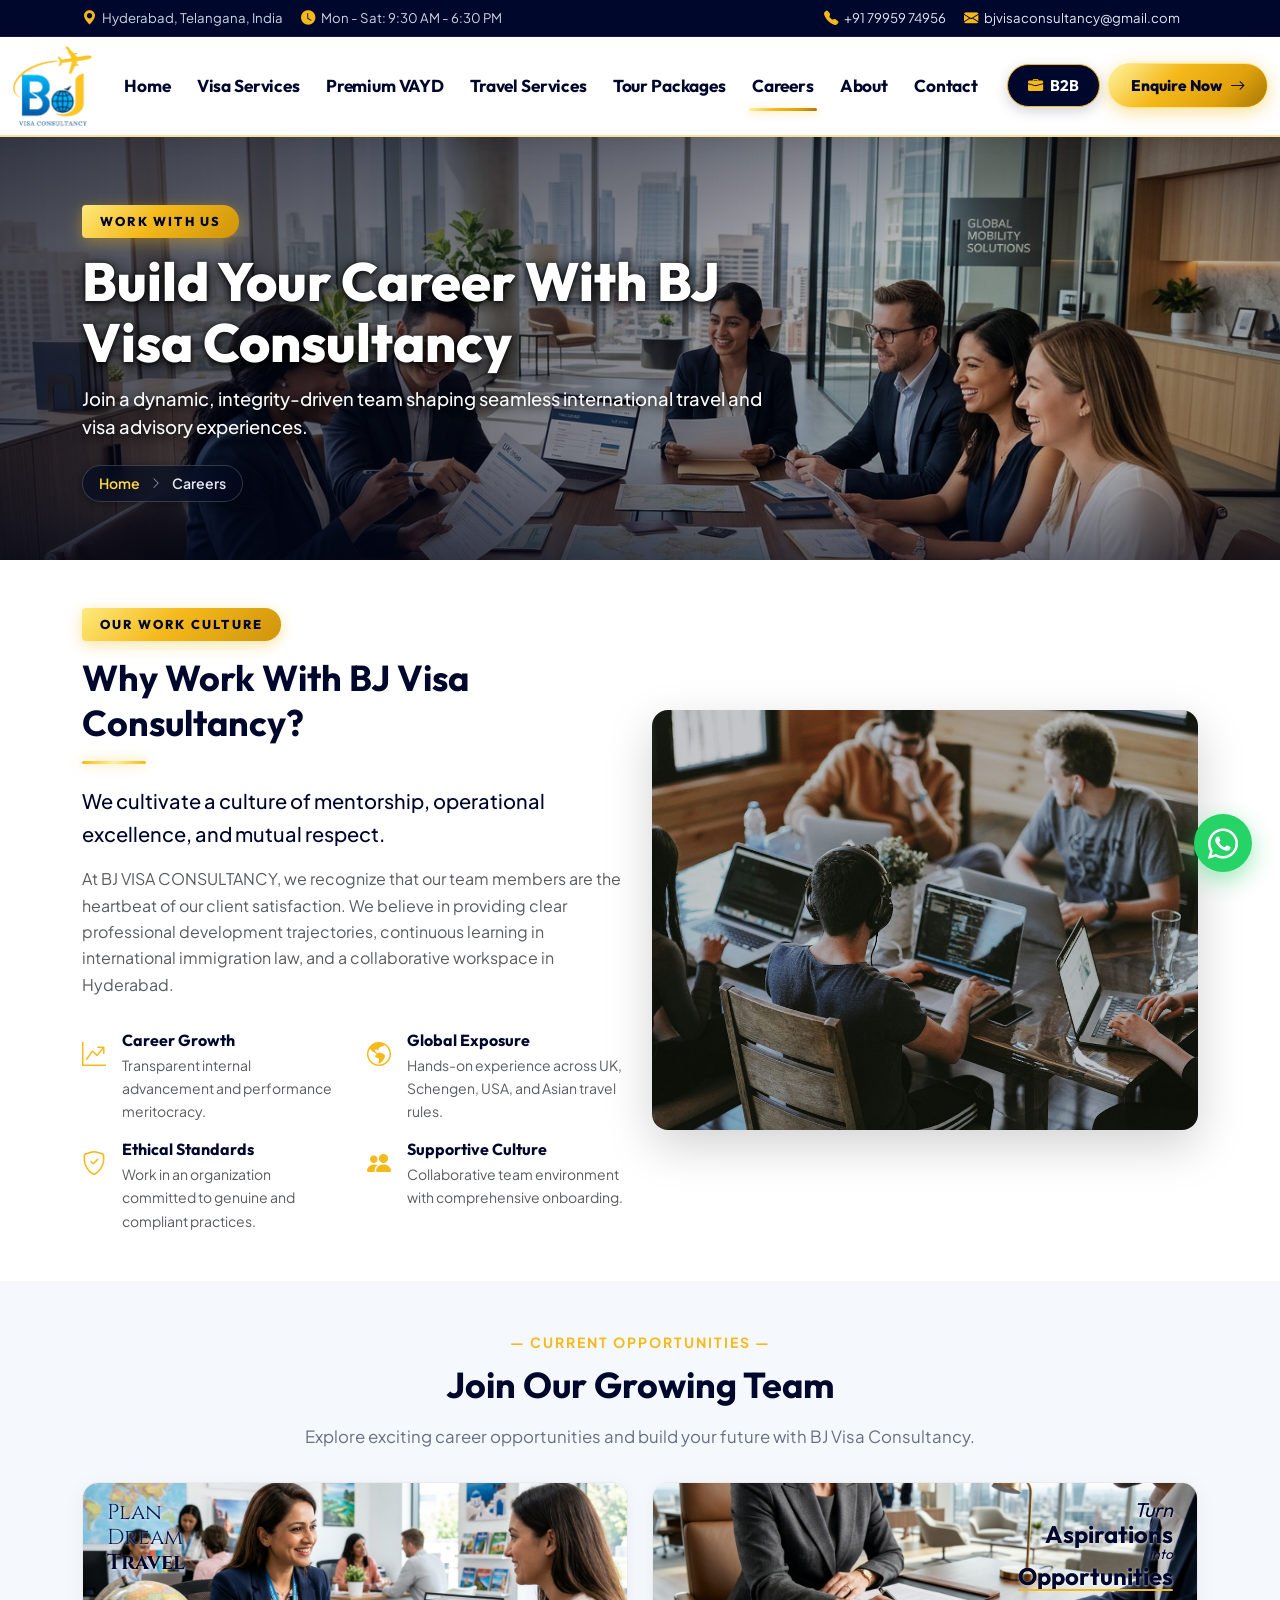
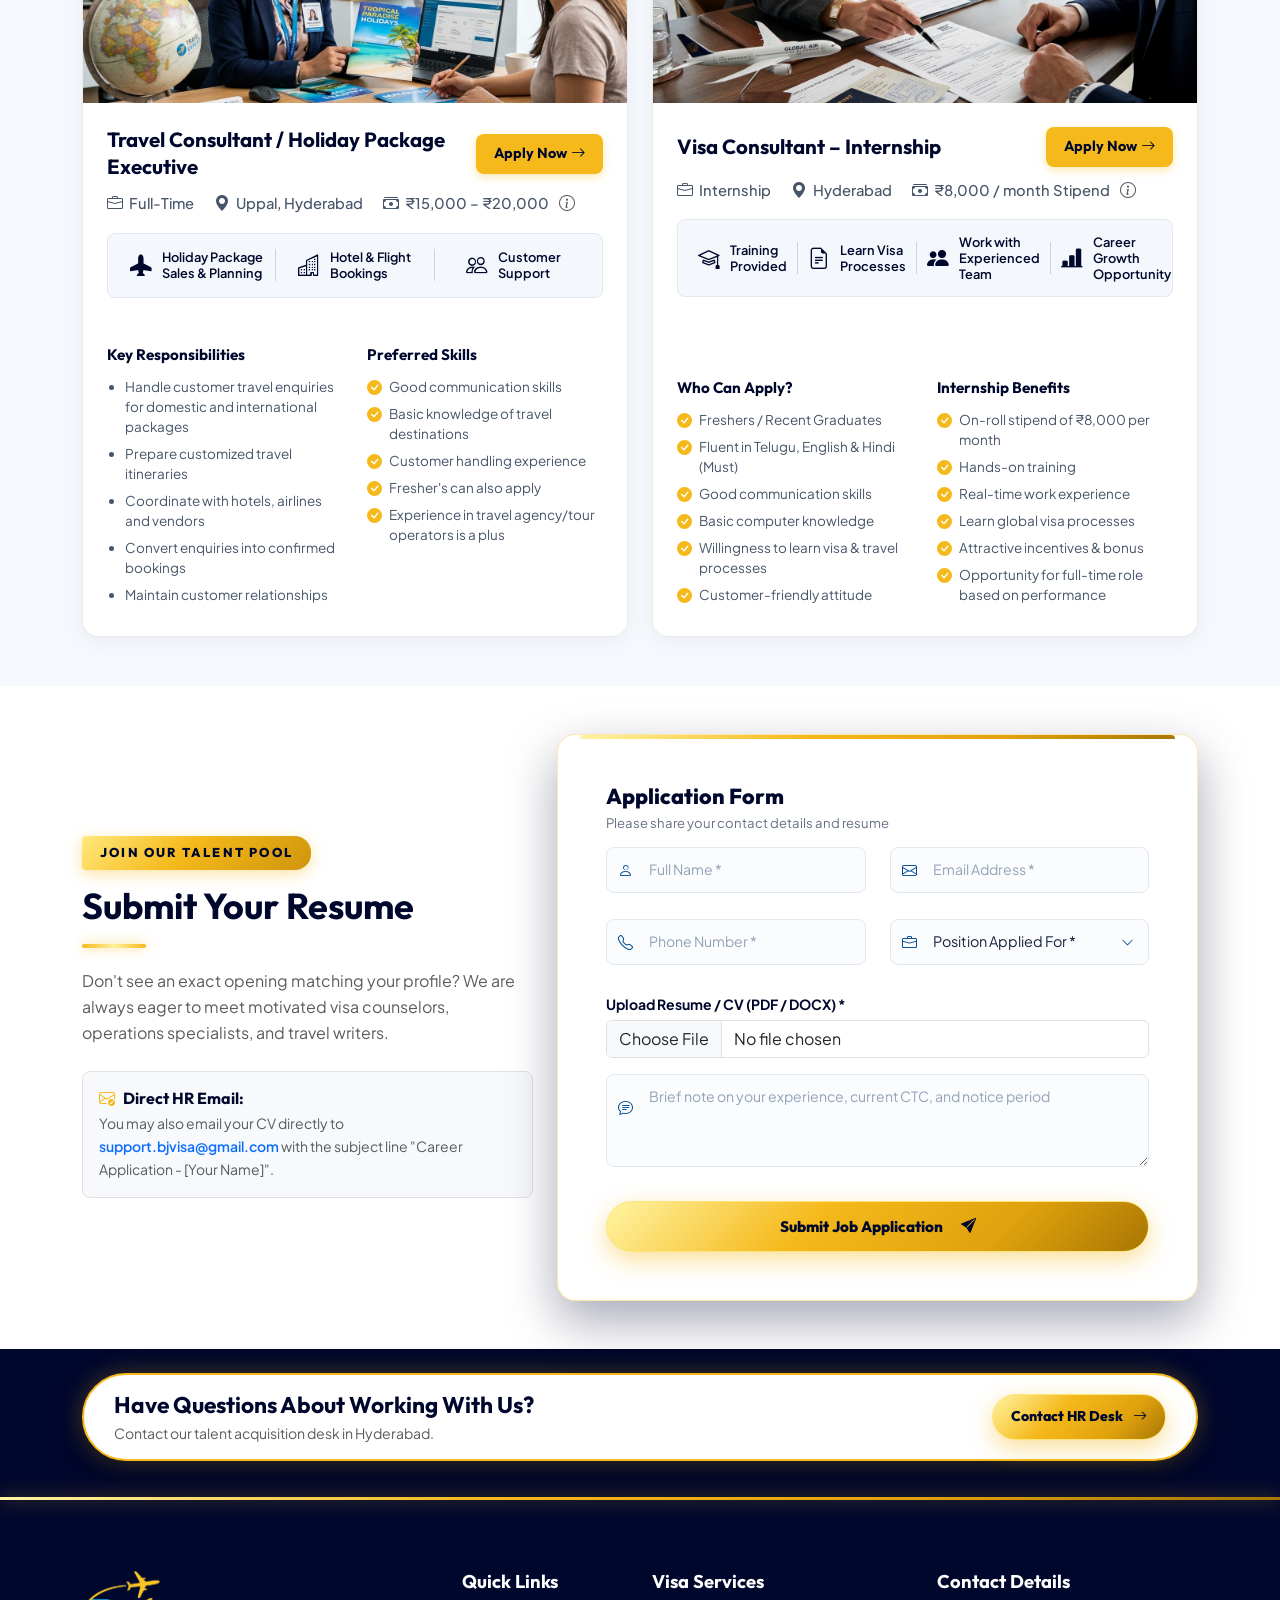
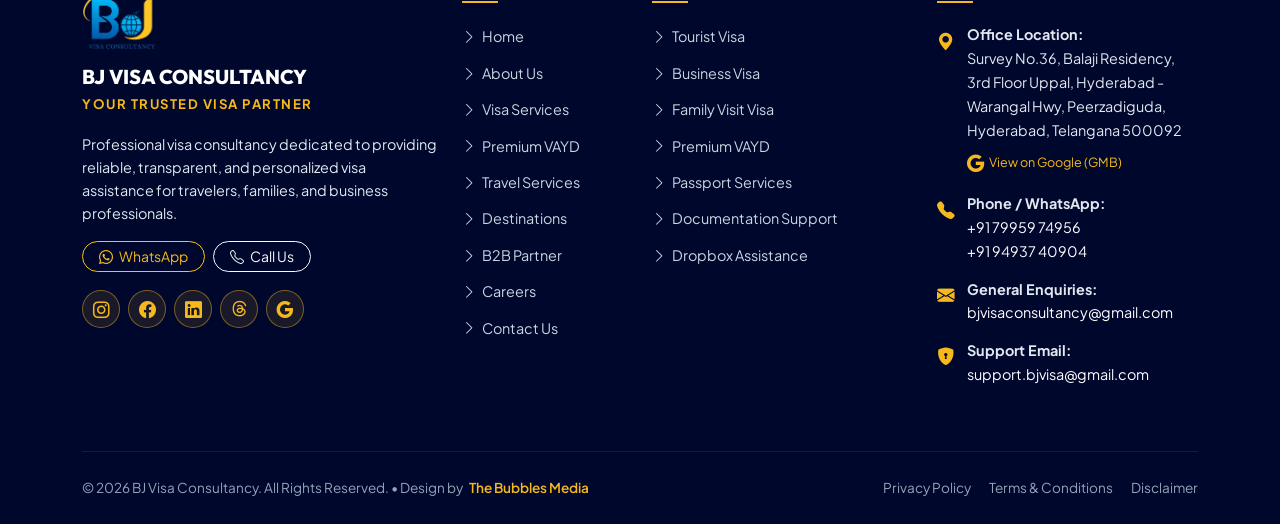
<file: careers.html>
<!DOCTYPE html>
<html lang="en">
<head>
  <meta charset="UTF-8">
  <meta name="viewport" content="width=device-width, initial-scale=1.0">
  <title>Careers | BJ Visa Consultancy | Join Our Team in Hyderabad</title>
  <meta name="description" content="Build your career in international travel and visa advisory at BJ Visa Consultancy, Hyderabad. Explore open roles in documentation, operations, and B2B relations.">
  <meta name="keywords" content="Visa Consultant Jobs Hyderabad, Travel Agency Careers Hyderabad, Visa Documentation Executive, B2B Travel Manager, Careers BJ Visa Consultancy">

  <!-- Open Graph -->
  <meta property="og:type" content="website">
  <meta property="og:title" content="Build Your Career With BJ Visa Consultancy">
  <meta property="og:description" content="Join our dedicated team of visa specialists and travel consultants in Hyderabad.">
  <meta property="og:image" content="images/about/careers.jpg">

  <!-- Favicon -->
  <link rel="icon" type="image/png" href="images/logo.png">

  <!-- Google Fonts -->
  <link rel="preconnect" href="https://fonts.googleapis.com">
  <link rel="preconnect" href="https://fonts.gstatic.com" crossorigin>
  <link href="https://fonts.googleapis.com/css2?family=Cinzel:wght@700;800&family=Outfit:wght@400;500;600;700;800&family=Plus+Jakarta+Sans:wght@400;500;600;700&display=swap" rel="stylesheet">

  <!-- Bootstrap 5 CSS -->
  <link href="https://cdn.jsdelivr.net/npm/bootstrap@5.3.3/dist/css/bootstrap.min.css" rel="stylesheet">
    <!-- Bootstrap Icons & Font Awesome -->
  <link rel="stylesheet" href="https://cdn.jsdelivr.net/npm/bootstrap-icons@1.11.3/font/bootstrap-icons.min.css">
  <link rel="stylesheet" href="https://cdnjs.cloudflare.com/ajax/libs/font-awesome/6.5.1/css/all.min.css">
  <link rel="stylesheet" href="css/style.css">
</head>
<body>

  <!-- Top Utility Bar -->
  <div class="top-bar">
    <div class="container d-flex justify-content-between align-items-center">
      <div class="d-flex align-items-center flex-wrap">
        <span class="top-bar-item"><i class="bi bi-geo-alt-fill"></i> Hyderabad, Telangana, India</span>
        <span class="top-bar-item"><i class="bi bi-clock-fill"></i> Mon - Sat: 9:30 AM - 6:30 PM</span>
      </div>
      <div class="d-flex align-items-center">
        <a href="tel:+917995974956" class="top-bar-item"><i class="bi bi-telephone-fill"></i> +91 79959 74956</a>
        <a href="mailto:bjvisaconsultancy@gmail.com" class="top-bar-item d-none d-md-inline-flex"><i class="bi bi-envelope-fill"></i> bjvisaconsultancy@gmail.com</a>
      </div>
    </div>
  </div>

  <!-- Navbar -->
  <nav class="navbar navbar-expand-lg navbar-bj sticky-top">
    <div class="container">
      <a class="navbar-brand" href="index.html">
        <img src="images/logo.png" alt="BJ Visa Consultancy" class="brand-logo-img">
      </a>
      <!-- Right Header Actions on Mobile (B2B Button + Toggler) -->
      <div class="navbar-mobile-actions d-flex align-items-center gap-2 d-lg-none">
        <a href="b2b.html" class="btn-nav-b2b btn-nav-b2b-header">
          <i class="bi bi-briefcase-fill"></i> B2B
        </a>
        <button class="navbar-toggler" type="button" data-bs-toggle="collapse" data-bs-target="#navbarContent" aria-controls="navbarContent" aria-expanded="false" aria-label="Toggle navigation">
        <span class="navbar-toggler-icon"></span>
      </button>
      </div>

      <div class="collapse navbar-collapse" id="navbarContent">
        <ul class="navbar-nav ms-auto mb-2 mb-lg-0 align-items-lg-center">
          <li class="nav-item"><a class="nav-link" href="index.html">Home</a></li>
          <li class="nav-item"><a class="nav-link" href="visa-services.html">Visa Services</a></li>
          <li class="nav-item"><a class="nav-link" href="premium-vayd.html">Premium VAYD</a></li>
          <li class="nav-item"><a class="nav-link" href="travel-services.html">Travel Services</a></li>
          <li class="nav-item"><a class="nav-link" href="destinations.html">Tour Packages</a></li>
          <li class="nav-item"><a class="nav-link active" href="careers.html">Careers</a></li>
          <li class="nav-item"><a class="nav-link" href="about.html">About</a></li>
          <li class="nav-item"><a class="nav-link" href="contact.html">Contact</a></li>
        </ul>
        <div class="nav-cta-group ms-lg-3 mt-3 mt-lg-0 d-flex flex-column flex-sm-row flex-lg-row align-items-stretch align-items-lg-center gap-2">
          <a href="b2b.html" class="btn-nav-b2b d-none d-lg-inline-flex">
            <i class="bi bi-briefcase-fill"></i> B2B
          </a>
          <button class="btn-nav-enquire" data-bs-toggle="modal" data-bs-target="#enquiryModal">
            Enquire Now <i class="bi bi-arrow-right"></i>
          </button>
        </div>
      </div>
    </div>
  </nav>

  <!-- Page Banner -->
  <header class="page-hero-banner hero-careers">
    <div class="container position-relative">
      <div class="row">
        <div class="col-lg-8">
          <div class="section-eyebrow section-eyebrow-light">WORK WITH US</div>
          <h1 class="page-hero-title">Build Your Career With BJ Visa Consultancy</h1>
          <p class="lead text-light opacity-90 mb-3">
            Join a dynamic, integrity-driven team shaping seamless international travel and visa advisory experiences.
          </p>
          <div class="page-hero-breadcrumb">
            <a href="index.html">Home</a>
            <i class="bi bi-chevron-right"></i>
            <span>Careers</span>
          </div>
        </div>
      </div>
    </div>
  </header>

  <!-- Why Work With Us Section -->
  <section class="section-padding bg-white">
    <div class="container">
      <div class="row align-items-center g-5">
        <div class="col-lg-6">
          <div class="section-eyebrow">OUR WORK CULTURE</div>
          <h2 class="section-title">Why Work With BJ Visa Consultancy?</h2>
          <div class="gold-divider"></div>
          <p class="lead text-navy fw-medium">
            We cultivate a culture of mentorship, operational excellence, and mutual respect.
          </p>
          <p class="text-muted">
            At BJ VISA CONSULTANCY, we recognize that our team members are the heartbeat of our client satisfaction. We believe in providing clear professional development trajectories, continuous learning in international immigration law, and a collaborative workspace in Hyderabad.
          </p>

          <div class="row g-3 mt-3">
            <div class="col-sm-6">
              <div class="d-flex align-items-start gap-3">
                <i class="bi bi-graph-up-arrow text-gold fs-4 mt-1"></i>
                <div>
                  <h6 class="font-heading fw-bold text-navy mb-1">Career Growth</h6>
                  <p class="small text-muted mb-0">Transparent internal advancement and performance meritocracy.</p>
                </div>
              </div>
            </div>
            <div class="col-sm-6">
              <div class="d-flex align-items-start gap-3">
                <i class="bi bi-globe-americas text-gold fs-4 mt-1"></i>
                <div>
                  <h6 class="font-heading fw-bold text-navy mb-1">Global Exposure</h6>
                  <p class="small text-muted mb-0">Hands-on experience across UK, Schengen, USA, and Asian travel rules.</p>
                </div>
              </div>
            </div>
            <div class="col-sm-6">
              <div class="d-flex align-items-start gap-3">
                <i class="bi bi-shield-check text-gold fs-4 mt-1"></i>
                <div>
                  <h6 class="font-heading fw-bold text-navy mb-1">Ethical Standards</h6>
                  <p class="small text-muted mb-0">Work in an organization committed to genuine and compliant practices.</p>
                </div>
              </div>
            </div>
            <div class="col-sm-6">
              <div class="d-flex align-items-start gap-3">
                <i class="bi bi-people-fill text-gold fs-4 mt-1"></i>
                <div>
                  <h6 class="font-heading fw-bold text-navy mb-1">Supportive Culture</h6>
                  <p class="small text-muted mb-0">Collaborative team environment with comprehensive onboarding.</p>
                </div>
              </div>
            </div>
          </div>
        </div>

        <div class="col-lg-6">
          <img src="images/about/careers.jpg" alt="Careers at BJ Visa Consultancy" class="rounded-4 shadow-lg w-100" style="height: 420px; object-fit: cover;">
        </div>
      </div>
    </div>
  </section>

  <!-- Current Opportunities Section: Exact Reference Design -->
  <section class="section-padding bg-light-soft" id="opportunitiesSection">
    <div class="container">
      <div class="text-center max-w-700 mx-auto mb-5 reveal-on-scroll">
        <span class="text-warning fw-bold text-uppercase small d-inline-block mb-2" style="color: var(--gold, #F5B91B) !important; letter-spacing: 2px;">&mdash; CURRENT OPPORTUNITIES &mdash;</span>
        <h2 class="section-title text-navy font-heading fw-bold">Join Our Growing Team</h2>
        <p class="section-subtitle">
          Explore exciting career opportunities and build your future with BJ Visa Consultancy.
        </p>
      </div>

      <div class="row g-4 justify-content-center">
        <!-- Job Card 1: Travel Consultant / Holiday Package Executive -->
        <div class="col-lg-6 col-md-12 reveal-on-scroll reveal-delay-1">
          <div class="realistic-job-card h-100">
            <!-- Top Photo Banner -->
            <div class="career-photo-banner">
              <img src="images/careers/career-travel-banner.jpg" alt="Plan Dream Travel - BJ Visa Consultancy" class="career-banner-img">
              <div class="banner-badge-text banner-badge-left">
                <span class="d-block">Plan</span>
                <span class="d-block">Dream</span>
                <span class="d-block fw-bold text-navy">Travel</span>
              </div>
            </div>

            <!-- Card Content Body -->
            <div class="career-card-body">
              <!-- Title & Apply Button Row -->
              <div class="career-header-row">
                <h3 class="career-card-title">Travel Consultant / Holiday Package Executive</h3>
                <a href="#applySection" class="btn-card-apply btn-job-apply" data-position="Travel Consultant / Holiday Package Executive">
                  Apply Now <i class="bi bi-arrow-right ms-1"></i>
                </a>
              </div>

              <!-- Metadata Row -->
              <div class="career-meta-row">
                <span class="meta-tag"><i class="bi bi-briefcase"></i> Full-Time</span>
                <span class="meta-tag"><i class="bi bi-geo-alt-fill"></i> Uppal, Hyderabad</span>
                <span class="meta-tag"><i class="bi bi-cash-stack"></i> &#8377;15,000 &ndash; &#8377;20,000 <i class="bi bi-info-circle text-muted ms-1 small" title="Performance incentives included"></i></span>
              </div>

              <!-- 3 Feature Highlight Strip -->
              <div class="feature-strip">
                <div class="feature-strip-item">
                  <i class="bi bi-airplane-fill"></i>
                  <div class="feature-text">Holiday Package<br>Sales &amp; Planning</div>
                </div>
                <div class="feature-divider"></div>
                <div class="feature-strip-item">
                  <i class="bi bi-buildings"></i>
                  <div class="feature-text">Hotel &amp; Flight<br>Bookings</div>
                </div>
                <div class="feature-divider"></div>
                <div class="feature-strip-item">
                  <i class="bi bi-people"></i>
                  <div class="feature-text">Customer<br>Support</div>
                </div>
              </div>

              <!-- Two Columns of Details -->
              <div class="row g-4 mt-auto">
                <div class="col-sm-6">
                  <div class="detail-col-title">Key Responsibilities</div>
                  <ul class="detail-bullet-list">
                    <li>Handle customer travel enquiries for domestic and international packages</li>
                    <li>Prepare customized travel itineraries</li>
                    <li>Coordinate with hotels, airlines and vendors</li>
                    <li>Convert enquiries into confirmed bookings</li>
                    <li>Maintain customer relationships</li>
                  </ul>
                </div>
                <div class="col-sm-6">
                  <div class="detail-col-title">Preferred Skills</div>
                  <ul class="detail-check-list">
                    <li>Good communication skills</li>
                    <li>Basic knowledge of travel destinations</li>
                    <li>Customer handling experience</li>
                    <li>Fresher's can also apply</li>
                    <li>Experience in travel agency/tour operators is a plus</li>
                  </ul>
                </div>
              </div>
            </div>
          </div>
        </div>

        <!-- Job Card 2: Visa Consultant – Internship -->
        <div class="col-lg-6 col-md-12 reveal-on-scroll reveal-delay-2">
          <div class="realistic-job-card h-100">
            <!-- Top Photo Banner -->
            <div class="career-photo-banner">
              <img src="images/careers/career-visa-banner.jpg" alt="Turn Aspirations into Opportunities - BJ Visa Consultancy" class="career-banner-img">
              <div class="banner-badge-text banner-badge-right">
                <span class="d-block fs-5 fst-italic">Turn</span>
                <span class="d-block fs-4 fw-bold">Aspirations</span>
                <span class="d-block small fst-italic">into</span>
                <span class="d-block fs-4 fw-bold underline-gold">Opportunities</span>
              </div>
            </div>

            <!-- Card Content Body -->
            <div class="career-card-body">
              <!-- Title & Apply Button Row -->
              <div class="career-header-row">
                <h3 class="career-card-title">Visa Consultant – Internship</h3>
                <a href="#applySection" class="btn-card-apply btn-job-apply" data-position="Visa Consultant – Internship">
                  Apply Now <i class="bi bi-arrow-right ms-1"></i>
                </a>
              </div>

              <!-- Metadata Row -->
              <div class="career-meta-row">
                <span class="meta-tag"><i class="bi bi-briefcase"></i> Internship</span>
                <span class="meta-tag"><i class="bi bi-geo-alt-fill"></i> Hyderabad</span>
                <span class="meta-tag"><i class="bi bi-cash-stack"></i> &#8377;8,000 / month Stipend <i class="bi bi-info-circle text-muted ms-1 small" title="Path to full-time on-roll position"></i></span>
              </div>

              <!-- 4 Feature Highlight Strip -->
              <div class="feature-strip">
                <div class="feature-strip-item">
                  <i class="bi bi-mortarboard"></i>
                  <div class="feature-text">Training<br>Provided</div>
                </div>
                <div class="feature-divider"></div>
                <div class="feature-strip-item">
                  <i class="bi bi-file-earmark-text"></i>
                  <div class="feature-text">Learn Visa<br>Processes</div>
                </div>
                <div class="feature-divider"></div>
                <div class="feature-strip-item">
                  <i class="bi bi-people-fill"></i>
                  <div class="feature-text">Work with<br>Experienced Team</div>
                </div>
                <div class="feature-divider"></div>
                <div class="feature-strip-item">
                  <i class="bi bi-bar-chart-line-fill"></i>
                  <div class="feature-text">Career<br>Growth Opportunity</div>
                </div>
              </div>

              <!-- Two Columns of Details -->
              <div class="row g-4 mt-auto">
                <div class="col-sm-6">
                  <div class="detail-col-title">Who Can Apply?</div>
                  <ul class="detail-check-list">
                    <li>Freshers / Recent Graduates</li>
                    <li>Fluent in Telugu, English &amp; Hindi (Must)</li>
                    <li>Good communication skills</li>
                    <li>Basic computer knowledge</li>
                    <li>Willingness to learn visa &amp; travel processes</li>
                    <li>Customer-friendly attitude</li>
                  </ul>
                </div>
                <div class="col-sm-6">
                  <div class="detail-col-title">Internship Benefits</div>
                  <ul class="detail-check-list">
                    <li>On-roll stipend of &#8377;8,000 per month</li>
                    <li>Hands-on training</li>
                    <li>Real-time work experience</li>
                    <li>Learn global visa processes</li>
                    <li>Attractive incentives &amp; bonus</li>
                    <li>Opportunity for full-time role based on performance</li>
                  </ul>
                </div>
              </div>
            </div>
          </div>
        </div>
      </div>
    </div>
  </section>

  <!-- Lightbox Modal for Opportunity 1 Poster -->
  <div class="modal fade" id="posterModal1" tabindex="-1" aria-labelledby="posterModal1Label" aria-hidden="true">
    <div class="modal-dialog modal-dialog-centered modal-lg">
      <div class="modal-content bg-navy text-white shadow-lg rounded-4 overflow-hidden" style="border: 1.5px solid var(--gold);">
        <div class="modal-header border-bottom border-secondary border-opacity-25 py-3 px-4">
          <div class="d-flex align-items-center gap-2">
            <i class="bi bi-briefcase-fill text-gold fs-5"></i>
            <div>
              <h5 class="modal-title font-heading text-white fw-bold mb-0" id="posterModal1Label">
                Travel Consultant / Holiday Package Executive
              </h5>
              <small class="text-warning">Official Hiring Poster • BJ Visa Consultancy</small>
            </div>
          </div>
          <button type="button" class="btn-close btn-close-white" data-bs-dismiss="modal" aria-label="Close"></button>
        </div>
        <div class="modal-body p-2 text-center" style="background: #00072D;">
          <picture>
            <source srcset="images/careers/hiring-travel-consultant.webp" type="image/webp">
            <img src="images/careers/hiring-travel-consultant.jpg" alt="Travel Consultant / Holiday Package Executive Hiring Poster" class="img-fluid rounded-3" style="max-height: 80vh; width: auto; object-fit: contain;">
          </picture>
        </div>
        <div class="modal-footer border-top border-secondary border-opacity-25 py-2 px-4 d-flex justify-content-between align-items-center">
          <span class="small text-white-50"><i class="bi bi-geo-alt-fill text-gold me-1"></i> Uppal, Hyderabad &bull; ₹15,000 – ₹20,000 / month</span>
          <a href="https://wa.me/917995974956?text=Hi%20BJ%20Visa%20Consultancy,%20I%20am%20applying%20for%20the%20Travel%20Consultant%20/%20Holiday%20Package%20Executive%20role." target="_blank" rel="noopener noreferrer" class="btn btn-gold btn-sm px-4">
            <i class="bi bi-whatsapp me-1"></i> Apply on WhatsApp
          </a>
        </div>
      </div>
    </div>
  </div>

  <!-- Lightbox Modal for Opportunity 2 Poster -->
  <div class="modal fade" id="posterModal2" tabindex="-1" aria-labelledby="posterModal2Label" aria-hidden="true">
    <div class="modal-dialog modal-dialog-centered modal-lg">
      <div class="modal-content bg-navy text-white shadow-lg rounded-4 overflow-hidden" style="border: 1.5px solid var(--gold);">
        <div class="modal-header border-bottom border-secondary border-opacity-25 py-3 px-4">
          <div class="d-flex align-items-center gap-2">
            <i class="bi bi-mortarboard-fill text-gold fs-5"></i>
            <div>
              <h5 class="modal-title font-heading text-white fw-bold mb-0" id="posterModal2Label">
                Visa Consultant – Internship
              </h5>
              <small class="text-warning">Official Hiring Poster • BJ Visa Consultancy</small>
            </div>
          </div>
          <button type="button" class="btn-close btn-close-white" data-bs-dismiss="modal" aria-label="Close"></button>
        </div>
        <div class="modal-body p-2 text-center" style="background: #00072D;">
          <picture>
            <source srcset="images/careers/hiring-visa-internship.webp" type="image/webp">
            <img src="images/careers/hiring-visa-internship.jpg" alt="Visa Consultant – Internship Hiring Poster" class="img-fluid rounded-3" style="max-height: 80vh; width: auto; object-fit: contain;">
          </picture>
        </div>
        <div class="modal-footer border-top border-secondary border-opacity-25 py-2 px-4 d-flex justify-content-between align-items-center">
          <span class="small text-white-50"><i class="bi bi-geo-alt-fill text-gold me-1"></i> Hyderabad &bull; ₹8,000 / month Stipend</span>
          <a href="https://wa.me/917995974956?text=Hi%20BJ%20Visa%20Consultancy,%20I%20am%20applying%20for%20the%20Visa%20Consultant%20%E2%80%93%20Internship%20position." target="_blank" rel="noopener noreferrer" class="btn btn-gold btn-sm px-4">
            <i class="bi bi-whatsapp me-1"></i> Apply on WhatsApp
          </a>
        </div>
      </div>
    </div>
  </div>

  <!-- Submit Resume Form Section -->
  <section class="section-padding bg-white" id="applySection">
    <div class="container">
      <div class="row g-5 align-items-center">
        <div class="col-lg-5">
          <div class="section-eyebrow">JOIN OUR TALENT POOL</div>
          <h2 class="section-title">Submit Your Resume</h2>
          <div class="gold-divider"></div>
          <p class="text-muted">
            Don't see an exact opening matching your profile? We are always eager to meet motivated visa counselors, operations specialists, and travel writers.
          </p>
          <div class="p-3 bg-light rounded-3 mt-4 border">
            <h6 class="text-navy fw-bold mb-1"><i class="bi bi-envelope-check text-gold me-2"></i>Direct HR Email:</h6>
            <p class="small text-muted mb-0">You may also email your CV directly to <a href="mailto:support.bjvisa@gmail.com" class="text-primary fw-semibold">support.bjvisa@gmail.com</a> with the subject line "Career Application - [Your Name]".</p>
          </div>
        </div>

        <div class="col-lg-7">
          <div class="hero-enquiry-card p-4 p-md-5">
            <h4 class="card-title text-navy">Application Form</h4>
            <p class="card-subtitle">Please share your contact details and resume</p>

            <form id="careersForm" novalidate>
              <div class="row g-3">
                <div class="col-md-6">
                  <div class="form-group-custom">
                    <i class="bi bi-person"></i>
                    <input type="text" class="form-control-custom" placeholder="Full Name *" required>
                  </div>
                </div>
                <div class="col-md-6">
                  <div class="form-group-custom">
                    <i class="bi bi-envelope"></i>
                    <input type="email" class="form-control-custom" placeholder="Email Address *" required>
                  </div>
                </div>

                <div class="col-md-6">
                  <div class="form-group-custom">
                    <i class="bi bi-telephone"></i>
                    <input type="tel" class="form-control-custom" placeholder="Phone Number *" required>
                  </div>
                </div>
                <div class="col-md-6">
                  <div class="form-group-custom">
                    <i class="bi bi-briefcase"></i>
                    <select class="form-select-custom" id="positionSelect" required>
                      <option value="" selected disabled>Position Applied For *</option>
                      <option value="Travel Consultant / Holiday Package Executive">Travel Consultant / Holiday Package Executive</option>
                      <option value="Visa Consultant – Internship">Visa Consultant – Internship</option>
                      <option value="Other / General Application">Other / General Application</option>
                    </select>
                  </div>
                </div>

                <div class="col-12">
                  <label class="form-label small text-navy fw-bold mb-1">Upload Resume / CV (PDF / DOCX) *</label>
                  <input type="file" class="form-control" accept=".pdf,.doc,.docx" required>
                </div>

                <div class="col-12">
                  <div class="form-group-custom has-textarea">
                    <i class="bi bi-chat-text"></i>
                    <textarea class="form-control-custom" rows="3" placeholder="Brief note on your experience, current CTC, and notice period"></textarea>
                  </div>
                </div>

                <div class="col-12">
                  <button type="submit" class="btn-gold w-100">
                    Submit Job Application <i class="bi bi-send-fill ms-2"></i>
                  </button>
                </div>
              </div>
            </form>
          </div>
        </div>
      </div>
    </div>
  </section>

  <!-- Ready to Travel CTA Banner -->
  <section class="ready-cta-section">
    <div class="container">
      <div class="ready-cta-box d-flex flex-column flex-lg-row align-items-center justify-content-between gap-4">
        <div>
          <h3 class="font-heading fw-bold text-navy mb-1">Have Questions About Working With Us?</h3>
          <p class="text-muted mb-0">Contact our talent acquisition desk in Hyderabad.</p>
        </div>
        <div class="d-flex flex-wrap gap-3">
          <a href="contact.html" class="btn-gold">
            Contact HR Desk <i class="bi bi-arrow-right"></i>
          </a>
        </div>
      </div>
    </div>
  </section>

  <!-- Footer -->
  <footer class="footer-bj">
    <div class="container">
      <div class="row g-5">        <div class="col-lg-4 col-md-6">
          <img src="images/logo.png" alt="BJ Visa Consultancy" class="footer-logo-img">
          <h4 class="footer-brand-title">BJ VISA CONSULTANCY</h4>
          <div class="footer-brand-tagline">Your Trusted Visa Partner</div>
          <p class="footer-desc mb-3">
            Professional visa consultancy dedicated to providing reliable, transparent, and personalized visa assistance for travelers, families, and business professionals.
          </p>
          <div class="d-flex flex-wrap gap-2 mb-3">
            <a href="https://wa.me/917995974956" target="_blank" rel="noopener noreferrer" class="btn btn-sm btn-outline-warning text-gold rounded-pill px-3">
              <i class="bi bi-whatsapp me-1"></i> WhatsApp
            </a>
            <a href="tel:+917995974956" class="btn btn-sm btn-outline-light rounded-pill px-3">
              <i class="bi bi-telephone me-1"></i> Call Us
            </a>
          </div>
          <!-- Social Media Icons -->
          <div class="footer-social-links d-flex flex-wrap gap-2">
            <a href="https://www.instagram.com/bj_visa_consultancy/" target="_blank" rel="noopener noreferrer" class="social-icon-btn" aria-label="Instagram" title="Instagram">
              <i class="bi bi-instagram"></i>
            </a>
            <a href="https://www.facebook.com/profile.php?id=61564656221085" target="_blank" rel="noopener noreferrer" class="social-icon-btn" aria-label="Facebook" title="Facebook">
              <i class="bi bi-facebook"></i>
            </a>
            <a href="https://www.linkedin.com/company/108454712/" target="_blank" rel="noopener noreferrer" class="social-icon-btn" aria-label="LinkedIn" title="LinkedIn">
              <i class="bi bi-linkedin"></i>
            </a>
            <a href="https://www.threads.com/@bj_visa_consultancy" target="_blank" rel="noopener noreferrer" class="social-icon-btn" aria-label="Threads" title="Threads">
              <i class="fa-brands fa-threads"></i>
            </a>
            <a href="https://share.google/ky13hybeJLBPz149o" target="_blank" rel="noopener noreferrer" class="social-icon-btn" aria-label="Google Business (GMB)" title="Google Business (GMB)">
              <i class="bi bi-google"></i>
            </a>
          </div>
        </div>
        <div class="col-lg-2 col-md-6 col-6">
          <h5 class="footer-heading">Quick Links</h5>
          <ul class="footer-links">
            <li><a href="index.html"><i class="bi bi-chevron-right"></i> Home</a></li>
            <li><a href="about.html"><i class="bi bi-chevron-right"></i> About Us</a></li>
            <li><a href="visa-services.html"><i class="bi bi-chevron-right"></i> Visa Services</a></li>
            <li><a href="premium-vayd.html"><i class="bi bi-chevron-right"></i> Premium VAYD</a></li>
            <li><a href="travel-services.html"><i class="bi bi-chevron-right"></i> Travel Services</a></li>
            <li><a href="destinations.html"><i class="bi bi-chevron-right"></i> Destinations</a></li>
            <li><a href="b2b.html"><i class="bi bi-chevron-right"></i> B2B Partner</a></li>
            <li><a href="careers.html"><i class="bi bi-chevron-right"></i> Careers</a></li>
            <li><a href="contact.html"><i class="bi bi-chevron-right"></i> Contact Us</a></li>
          </ul>
        </div>

        <div class="col-lg-3 col-md-6 col-6">
          <h5 class="footer-heading">Visa Services</h5>
          <ul class="footer-links">
            <li><a href="visa-services.html#tourist"><i class="bi bi-chevron-right"></i> Tourist Visa</a></li>
            <li><a href="visa-services.html#business"><i class="bi bi-chevron-right"></i> Business Visa</a></li>
            <li><a href="visa-services.html#family"><i class="bi bi-chevron-right"></i> Family Visit Visa</a></li>
            <li><a href="premium-vayd.html"><i class="bi bi-chevron-right"></i> Premium VAYD</a></li>
            <li><a href="visa-services.html#passport"><i class="bi bi-chevron-right"></i> Passport Services</a></li>
            <li><a href="visa-services.html#documentation"><i class="bi bi-chevron-right"></i> Documentation Support</a></li>
            <li><a href="visa-services.html#dropbox"><i class="bi bi-chevron-right"></i> Dropbox Assistance</a></li>
          </ul>
        </div>

        <div class="col-lg-3 col-md-6">
          <h5 class="footer-heading">Contact Details</h5>
          <div class="footer-contact-item">
            <i class="bi bi-geo-alt-fill"></i>
            <div>
              <strong>Office Location:</strong><br>
              Survey No.36, Balaji Residency, 3rd Floor Uppal, Hyderabad - Warangal Hwy, Peerzadiguda, Hyderabad, Telangana 500092<br>
              <a href="https://share.google/ky13hybeJLBPz149o" target="_blank" rel="noopener noreferrer" class="text-gold small d-inline-flex align-items-center gap-1 mt-1">
                <i class="bi bi-google"></i> View on Google (GMB)
              </a>
            </div>
          </div>
          <div class="footer-contact-item">
            <i class="bi bi-telephone-fill"></i>
            <div>
              <strong>Phone / WhatsApp:</strong><br>
              <a href="tel:+917995974956" class="d-block text-white">+91 79959 74956</a>
              <a href="tel:+919493740904" class="d-block text-white">+91 94937 40904</a>
            </div>
          </div>
          <div class="footer-contact-item">
            <i class="bi bi-envelope-fill"></i>
            <div>
              <strong>General Enquiries:</strong><br>
              <a href="mailto:bjvisaconsultancy@gmail.com" class="text-white text-break">bjvisaconsultancy@gmail.com</a>
            </div>
          </div>
          <div class="footer-contact-item">
            <i class="bi bi-shield-lock-fill"></i>
            <div>
              <strong>Support Email:</strong><br>
              <a href="mailto:support.bjvisa@gmail.com" class="text-white text-break">support.bjvisa@gmail.com</a>
            </div>
          </div>
        </div>
      </div>

      <div class="footer-bottom d-flex flex-column flex-md-row justify-content-between align-items-center">
        <div>
          &copy; <span class="current-year">2026</span> BJ Visa Consultancy. All Rights Reserved. &bull; Design by <a href="https://thebubblesmedia.com/" target="_blank" rel="noopener noreferrer" class="designer-credit-link">The Bubbles Media</a>
        </div>
        <div class="mt-2 mt-md-0 footer-legal-links">
          <a href="contact.html">Privacy Policy</a>
          <a href="contact.html">Terms &amp; Conditions</a>
          <a href="contact.html">Disclaimer</a>
        </div>
      </div>
    </div>
  </footer>

  <!-- Universal Modal -->
  <div class="modal fade" id="enquiryModal" tabindex="-1" aria-labelledby="enquiryModalLabel" aria-hidden="true">
    <div class="modal-dialog modal-dialog-centered">
      <div class="modal-content border-0 shadow-lg rounded-4 overflow-hidden">
        <div class="modal-header bg-navy text-white border-0 py-3 px-4 position-relative">
          <div class="gold-divider position-absolute top-0 start-0 end-0 m-0 w-100" style="height: 4px;"></div>
          <div>
            <h5 class="modal-title font-heading fw-bold" id="enquiryModalLabel">Career &amp; Visa Advisory</h5>
            <small class="text-warning">BJ Visa Consultancy • Your Trusted Partner</small>
          </div>
          <button type="button" class="btn-close btn-close-white" data-bs-dismiss="modal" aria-label="Close"></button>
        </div>
        <div class="modal-body p-4 bg-light">
          <form id="modalEnquiryForm" novalidate>
            <div class="form-group-custom">
              <i class="bi bi-person"></i>
              <input type="text" class="form-control-custom" placeholder="Full Name *" required>
            </div>
            <div class="form-group-custom">
              <i class="bi bi-whatsapp"></i>
              <input type="tel" class="form-control-custom" placeholder="WhatsApp Number *" required>
            </div>
            <div class="form-group-custom">
              <i class="bi bi-envelope"></i>
              <input type="email" class="form-control-custom" placeholder="Email Address *" required>
            </div>
            <div class="form-group-custom">
              <i class="bi bi-send"></i>
              <select class="form-select-custom" id="modalVisaType" required>
                <option value="General Enquiry" selected>General Consultation</option>
                <option value="Careers">Career Query</option>
                <option value="Tourist Visa">Tourist Visa Assistance</option>
                <option value="Premium VAYD">Premium VAYD</option>
              </select>
            </div>
            <div class="form-group-custom">
              <i class="bi bi-geo-alt"></i>
              <input type="text" class="form-control-custom" id="modalCountry" placeholder="City / Subject *" required>
            </div>
            <div class="form-group-custom has-textarea">
              <i class="bi bi-chat-text"></i>
              <textarea class="form-control-custom" rows="2" placeholder="Your query or message"></textarea>
            </div>
            <button type="submit" class="btn-gold w-100 mt-2">
              Submit Enquiry <i class="bi bi-arrow-right"></i>
            </button>
          </form>
        </div>
      </div>
    </div>
  </div>

  <a href="https://wa.me/917995974956?text=Hi%20BJ%20Visa%20Consultancy,%20I%20have%20a%20career%20inquiry" target="_blank" rel="noopener noreferrer" class="floating-whatsapp" aria-label="Chat on WhatsApp">
    <i class="bi bi-whatsapp"></i>
  </a>
  <button id="backToTopBtn" class="back-to-top" aria-label="Back to Top"><i class="bi bi-chevron-up"></i></button>

  <script src="https://cdn.jsdelivr.net/npm/bootstrap@5.3.3/dist/js/bootstrap.bundle.min.js"></script>
  <script src="js/script.js"></script>
</body>
</html>
</file>
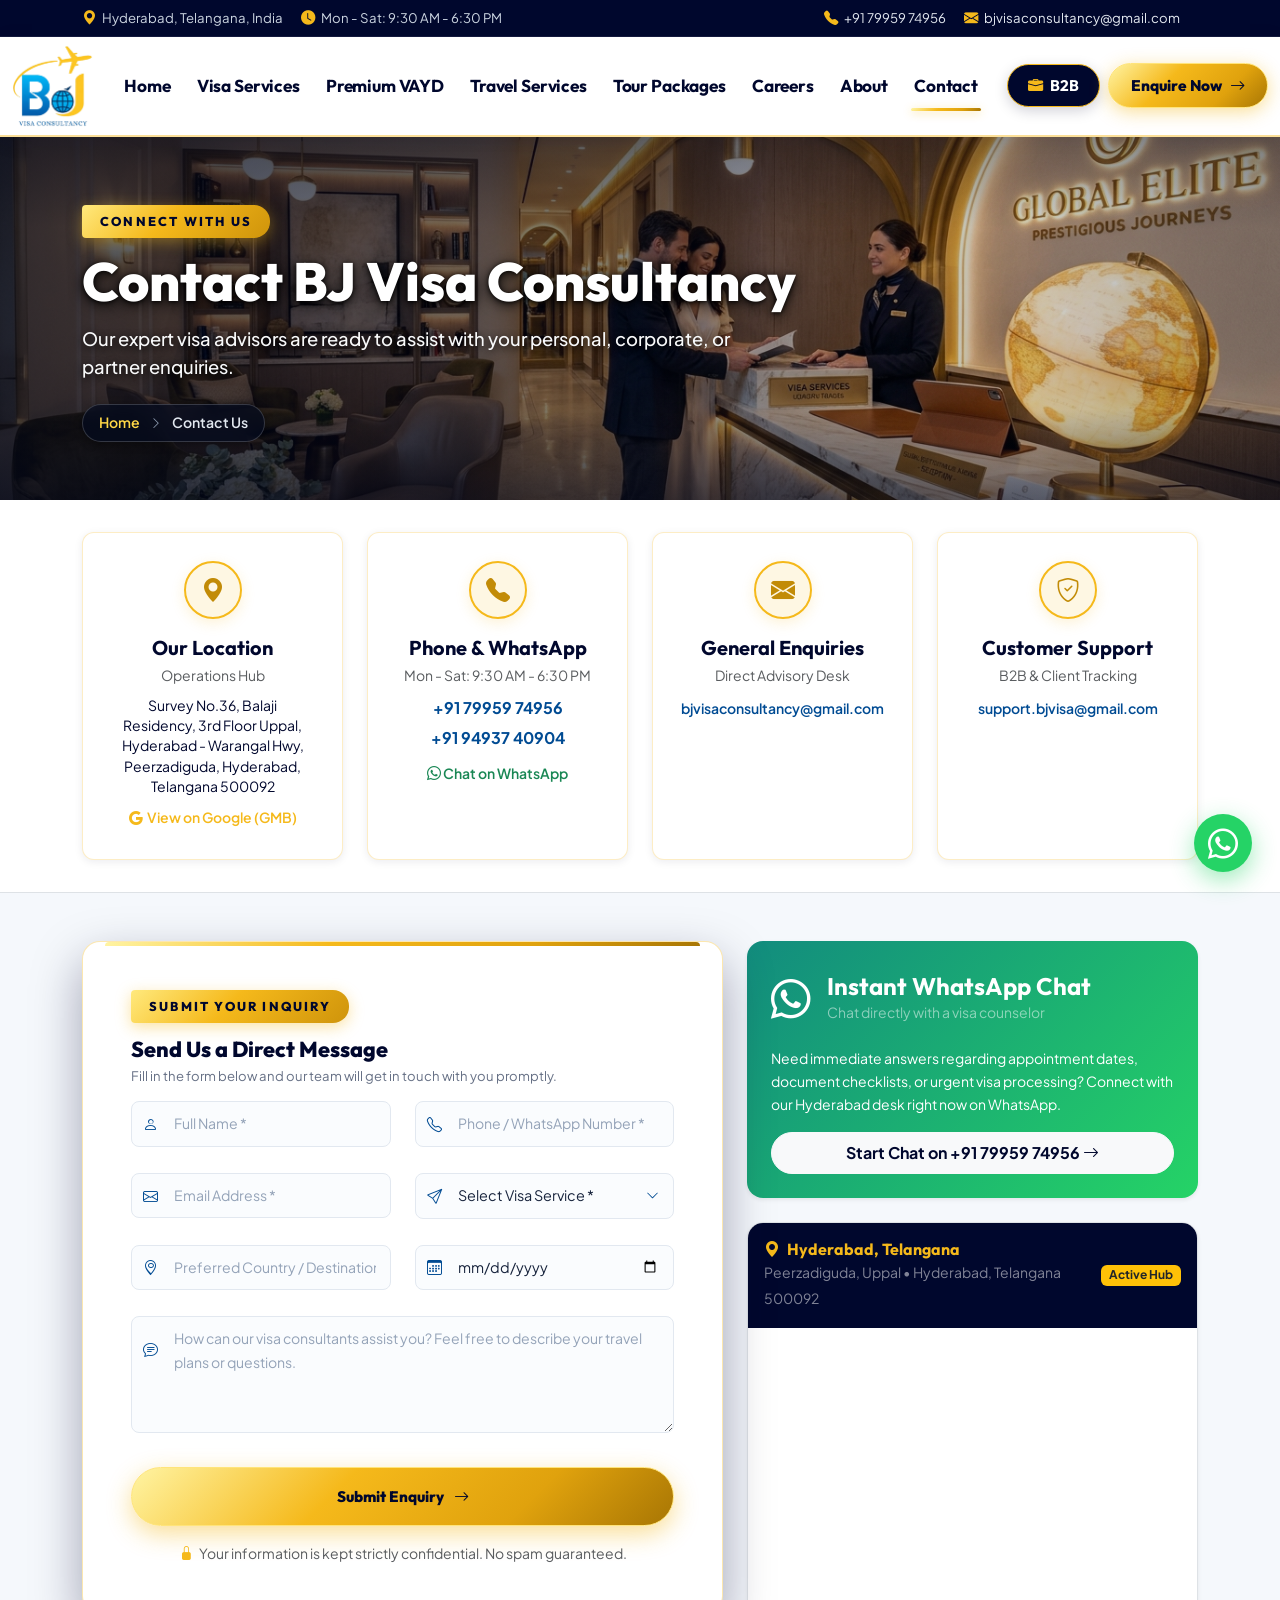
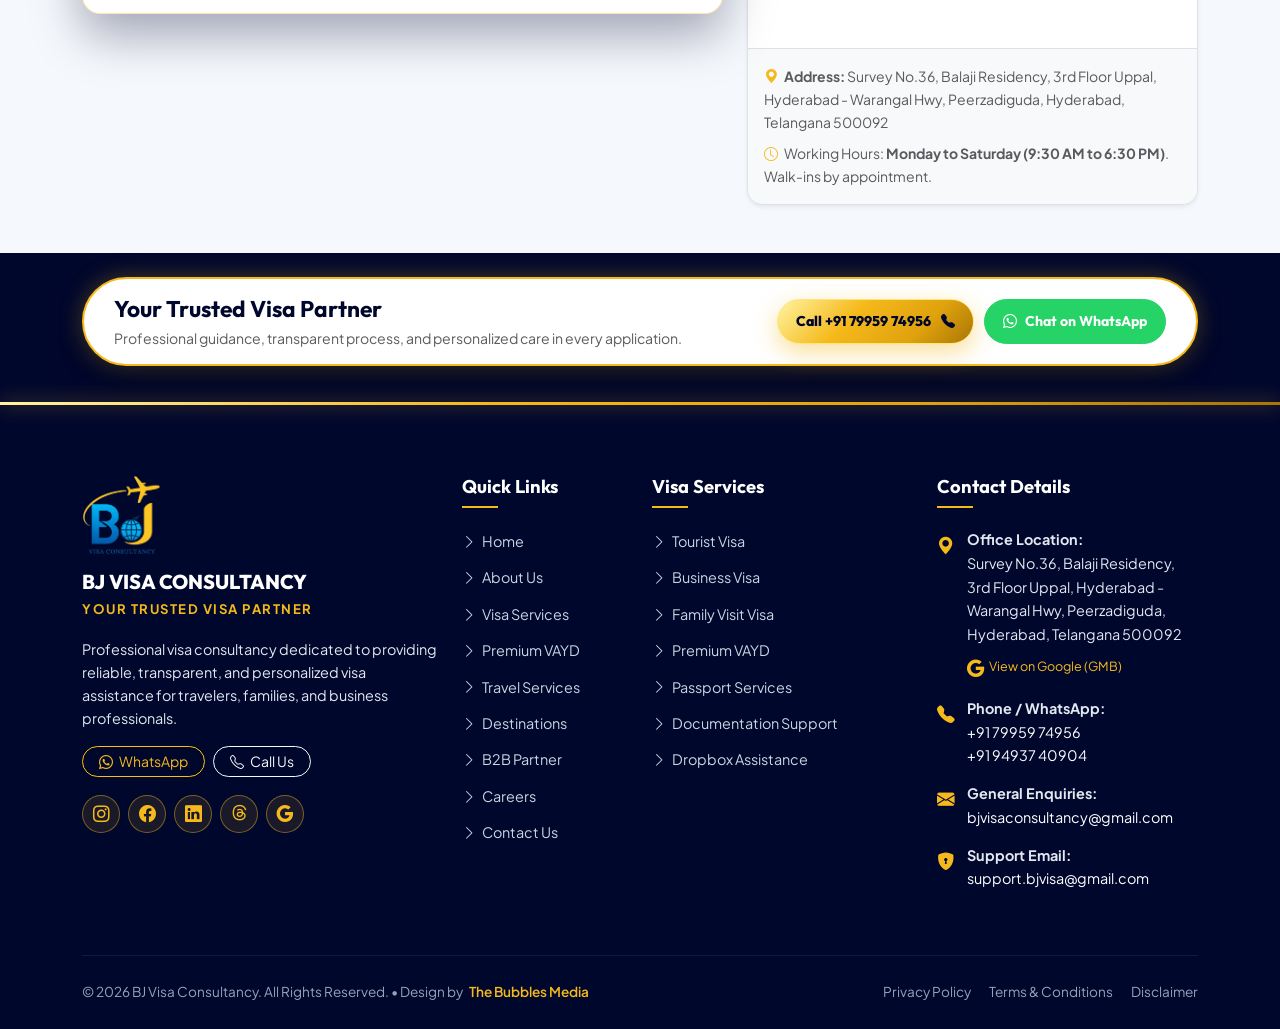
<file: contact.html>
<!DOCTYPE html>
<html lang="en">
<head>
  <meta charset="UTF-8">
  <meta name="viewport" content="width=device-width, initial-scale=1.0">
  <title>Contact Us | BJ Visa Consultancy | Hyderabad Visa Assistance</title>
  <meta name="description" content="Get in touch with BJ Visa Consultancy in Hyderabad, Telangana. Call +91 79959 74956 or email bjvisaconsultancy@gmail.com for expert visa and travel support.">
  <meta name="keywords" content="Contact BJ Visa Consultancy, Visa Office Hyderabad, Visa Consultant Phone Number, Hyderabad Visa Office Address, WhatsApp Visa Consultation">

  <!-- Open Graph -->
  <meta property="og:type" content="website">
  <meta property="og:title" content="Contact Us | BJ Visa Consultancy">
  <meta property="og:description" content="Connect with our visa advisory specialists in Hyderabad for tourist, business, family, and VAYD doorstep services.">
  <meta property="og:image" content="images/hero/airport-sunset.jpg">

  <!-- Favicon -->
  <link rel="icon" type="image/png" href="images/logo.png">

  <!-- Google Fonts -->
  <link rel="preconnect" href="https://fonts.googleapis.com">
  <link rel="preconnect" href="https://fonts.gstatic.com" crossorigin>
  <link href="https://fonts.googleapis.com/css2?family=Cinzel:wght@700;800&family=Outfit:wght@400;500;600;700;800&family=Plus+Jakarta+Sans:wght@400;500;600;700&display=swap" rel="stylesheet">

  <!-- Bootstrap 5 CSS -->
  <link href="https://cdn.jsdelivr.net/npm/bootstrap@5.3.3/dist/css/bootstrap.min.css" rel="stylesheet">
    <!-- Bootstrap Icons & Font Awesome -->
  <link rel="stylesheet" href="https://cdn.jsdelivr.net/npm/bootstrap-icons@1.11.3/font/bootstrap-icons.min.css">
  <link rel="stylesheet" href="https://cdnjs.cloudflare.com/ajax/libs/font-awesome/6.5.1/css/all.min.css">
  <link rel="stylesheet" href="css/style.css">
</head>
<body>

  <!-- Top Utility Bar -->
  <div class="top-bar">
    <div class="container d-flex justify-content-between align-items-center">
      <div class="d-flex align-items-center flex-wrap">
        <span class="top-bar-item"><i class="bi bi-geo-alt-fill"></i> Hyderabad, Telangana, India</span>
        <span class="top-bar-item"><i class="bi bi-clock-fill"></i> Mon - Sat: 9:30 AM - 6:30 PM</span>
      </div>
      <div class="d-flex align-items-center">
        <a href="tel:+917995974956" class="top-bar-item"><i class="bi bi-telephone-fill"></i> +91 79959 74956</a>
        <a href="mailto:bjvisaconsultancy@gmail.com" class="top-bar-item d-none d-md-inline-flex"><i class="bi bi-envelope-fill"></i> bjvisaconsultancy@gmail.com</a>
      </div>
    </div>
  </div>

  <!-- Navbar -->
  <nav class="navbar navbar-expand-lg navbar-bj sticky-top">
    <div class="container">
      <a class="navbar-brand" href="index.html">
        <img src="images/logo.png" alt="BJ Visa Consultancy" class="brand-logo-img">
      </a>
      <!-- Right Header Actions on Mobile (B2B Button + Toggler) -->
      <div class="navbar-mobile-actions d-flex align-items-center gap-2 d-lg-none">
        <a href="b2b.html" class="btn-nav-b2b btn-nav-b2b-header">
          <i class="bi bi-briefcase-fill"></i> B2B
        </a>
        <button class="navbar-toggler" type="button" data-bs-toggle="collapse" data-bs-target="#navbarContent" aria-controls="navbarContent" aria-expanded="false" aria-label="Toggle navigation">
        <span class="navbar-toggler-icon"></span>
      </button>
      </div>

      <div class="collapse navbar-collapse" id="navbarContent">
        <ul class="navbar-nav ms-auto mb-2 mb-lg-0 align-items-lg-center">
          <li class="nav-item"><a class="nav-link" href="index.html">Home</a></li>
          <li class="nav-item"><a class="nav-link" href="visa-services.html">Visa Services</a></li>
          <li class="nav-item"><a class="nav-link" href="premium-vayd.html">Premium VAYD</a></li>
          <li class="nav-item"><a class="nav-link" href="travel-services.html">Travel Services</a></li>
          <li class="nav-item"><a class="nav-link" href="destinations.html">Tour Packages</a></li>
          <li class="nav-item"><a class="nav-link" href="careers.html">Careers</a></li>
          <li class="nav-item"><a class="nav-link" href="about.html">About</a></li>
          <li class="nav-item"><a class="nav-link active" href="contact.html">Contact</a></li>
        </ul>
        <div class="nav-cta-group ms-lg-3 mt-3 mt-lg-0 d-flex flex-column flex-sm-row flex-lg-row align-items-stretch align-items-lg-center gap-2">
          <a href="b2b.html" class="btn-nav-b2b d-none d-lg-inline-flex">
            <i class="bi bi-briefcase-fill"></i> B2B
          </a>
          <button class="btn-nav-enquire" data-bs-toggle="modal" data-bs-target="#enquiryModal">
            Enquire Now <i class="bi bi-arrow-right"></i>
          </button>
        </div>
      </div>
    </div>
  </nav>

  <!-- Page Banner -->
  <header class="page-hero-banner hero-contact">
    <div class="container position-relative">
      <div class="row">
        <div class="col-lg-8">
          <div class="section-eyebrow section-eyebrow-light">CONNECT WITH US</div>
          <h1 class="page-hero-title">Contact BJ Visa Consultancy</h1>
          <p class="lead text-light opacity-90 mb-3">
            Our expert visa advisors are ready to assist with your personal, corporate, or partner enquiries.
          </p>
          <div class="page-hero-breadcrumb">
            <a href="index.html">Home</a>
            <i class="bi bi-chevron-right"></i>
            <span>Contact Us</span>
          </div>
        </div>
      </div>
    </div>
  </header>

  <!-- Contact Information Cards (4 Pillars) -->
  <section class="section-padding-sm bg-white border-bottom">
    <div class="container">
      <div class="row g-4">
        
        <!-- Card 1: Location -->
        <div class="col-lg-3 col-md-6 col-sm-6">
          <div class="contact-info-card">
            <div class="contact-icon-box">
              <i class="bi bi-geo-alt-fill"></i>
            </div>
            <h5 class="font-heading fw-bold text-navy mb-1">Our Location</h5>
            <p class="text-muted small mb-2">Operations Hub</p>
            <p class="small text-navy mb-2" style="line-height: 1.45;">
              Survey No.36, Balaji Residency, 3rd Floor Uppal, Hyderabad - Warangal Hwy, Peerzadiguda, Hyderabad, Telangana 500092
            </p>
            <a href="https://share.google/ky13hybeJLBPz149o" target="_blank" rel="noopener noreferrer" class="small text-gold fw-semibold d-inline-flex align-items-center gap-1">
              <i class="bi bi-google"></i> View on Google (GMB)
            </a>
          </div>
        </div>

        <!-- Card 2: Phone / WhatsApp -->
        <div class="col-lg-3 col-md-6 col-sm-6">
          <div class="contact-info-card">
            <div class="contact-icon-box">
              <i class="bi bi-telephone-fill"></i>
            </div>
            <h5 class="font-heading fw-bold text-navy mb-1">Phone &amp; WhatsApp</h5>
            <p class="text-muted small mb-2">Mon - Sat: 9:30 AM - 6:30 PM</p>
            <a href="tel:+917995974956" class="fw-bold text-blue-royal d-block mb-1">+91 79959 74956</a>
            <a href="tel:+919493740904" class="fw-bold text-blue-royal d-block mb-2">+91 94937 40904</a>
            <a href="https://wa.me/917995974956" target="_blank" class="small text-success fw-semibold"><i class="bi bi-whatsapp"></i> Chat on WhatsApp</a>
          </div>
        </div>

        <!-- Card 3: Primary Email -->
        <div class="col-lg-3 col-md-6 col-sm-6">
          <div class="contact-info-card">
            <div class="contact-icon-box">
              <i class="bi bi-envelope-fill"></i>
            </div>
            <h5 class="font-heading fw-bold text-navy mb-1">General Enquiries</h5>
            <p class="text-muted small mb-2">Direct Advisory Desk</p>
            <a href="mailto:bjvisaconsultancy@gmail.com" class="small fw-semibold text-break text-blue-royal">
              bjvisaconsultancy@gmail.com
            </a>
          </div>
        </div>

        <!-- Card 4: Support Email -->
        <div class="col-lg-3 col-md-6 col-sm-6">
          <div class="contact-info-card">
            <div class="contact-icon-box">
              <i class="bi bi-shield-check"></i>
            </div>
            <h5 class="font-heading fw-bold text-navy mb-1">Customer Support</h5>
            <p class="text-muted small mb-2">B2B &amp; Client Tracking</p>
            <a href="mailto:support.bjvisa@gmail.com" class="small fw-semibold text-break text-blue-royal">
              support.bjvisa@gmail.com
            </a>
          </div>
        </div>

      </div>
    </div>
  </section>

  <!-- Interactive Contact Form & Location Map Section -->
  <section class="section-padding bg-light-soft">
    <div class="container">
      <div class="row g-5 align-items-start">
        
        <!-- Left: Comprehensive Contact Form -->
        <div class="col-lg-7">
          <div class="hero-enquiry-card p-4 p-md-5">
            <div class="section-eyebrow">SUBMIT YOUR INQUIRY</div>
            <h3 class="card-title text-navy">Send Us a Direct Message</h3>
            <p class="card-subtitle">Fill in the form below and our team will get in touch with you promptly.</p>

            <form id="contactPageForm" novalidate>
              <div class="row g-3">
                <div class="col-md-6">
                  <div class="form-group-custom">
                    <i class="bi bi-person"></i>
                    <input type="text" class="form-control-custom" placeholder="Full Name *" required>
                  </div>
                </div>
                <div class="col-md-6">
                  <div class="form-group-custom">
                    <i class="bi bi-telephone"></i>
                    <input type="tel" class="form-control-custom" placeholder="Phone / WhatsApp Number *" required>
                  </div>
                </div>

                <div class="col-md-6">
                  <div class="form-group-custom">
                    <i class="bi bi-envelope"></i>
                    <input type="email" class="form-control-custom" placeholder="Email Address *" required>
                  </div>
                </div>
                <div class="col-md-6">
                  <div class="form-group-custom">
                    <i class="bi bi-send"></i>
                    <select class="form-select-custom" required>
                      <option value="" selected disabled>Select Visa Service *</option>
                      <option value="Tourist Visa">Tourist Visa Assistance</option>
                      <option value="Business Visa">Business Visa Assistance</option>
                      <option value="Family Visit Visa">Family Visit Visa</option>
                      <option value="Premium VAYD">Premium VAYD (Doorstep Biometrics)</option>
                      <option value="Passport Services">Passport Services</option>
                      <option value="Visa Documentation">Visa Documentation Review</option>
                      <option value="Travel Package">Tour Packages &amp; Travel</option>
                      <option value="B2B Partner">B2B Partner Collaboration</option>
                      <option value="Other">Other Enquiry</option>
                    </select>
                  </div>
                </div>

                <div class="col-md-6">
                  <div class="form-group-custom">
                    <i class="bi bi-geo-alt"></i>
                    <input type="text" class="form-control-custom" placeholder="Preferred Country / Destination *" required>
                  </div>
                </div>
                <div class="col-md-6">
                  <div class="form-group-custom">
                    <i class="bi bi-calendar3"></i>
                    <input type="date" class="form-control-custom" placeholder="Tentative Travel Date">
                  </div>
                </div>

                <div class="col-12">
                  <div class="form-group-custom has-textarea">
                    <i class="bi bi-chat-text"></i>
                    <textarea class="form-control-custom" rows="4" placeholder="How can our visa consultants assist you? Feel free to describe your travel plans or questions."></textarea>
                  </div>
                </div>

                <div class="col-12">
                  <button type="submit" class="btn-gold w-100 py-3">
                    Submit Enquiry <i class="bi bi-arrow-right"></i>
                  </button>
                  <p class="small text-muted text-center mt-3 mb-0">
                    <i class="bi bi-lock-fill text-gold me-1"></i> Your information is kept strictly confidential. No spam guaranteed.
                  </p>
                </div>
              </div>
            </form>
          </div>
        </div>

        <!-- Right: Hyderabad Map Card & WhatsApp Quick Connect -->
        <div class="col-lg-5">
          
          <!-- WhatsApp Quick Action Box -->
          <div class="p-4 rounded-4 text-white mb-4 shadow-sm" style="background: linear-gradient(135deg, #128C7E 0%, #25D366 100%);">
            <div class="d-flex align-items-center gap-3 mb-3">
              <i class="bi bi-whatsapp fs-1 text-white"></i>
              <div>
                <h4 class="font-heading fw-bold text-white mb-0">Instant WhatsApp Chat</h4>
                <p class="small text-white-50 mb-0">Chat directly with a visa counselor</p>
              </div>
            </div>
            <p class="small text-white opacity-90 mb-3">
              Need immediate answers regarding appointment dates, document checklists, or urgent visa processing? Connect with our Hyderabad desk right now on WhatsApp.
            </p>
            <a href="https://wa.me/917995974956?text=Hi%20BJ%20Visa%20Consultancy,%20I%20would%20like%20to%20enquire%20about%20visa%20services" target="_blank" rel="noopener noreferrer" class="btn btn-light text-navy fw-bold rounded-pill w-100 py-2">
              Start Chat on +91 79959 74956 <i class="bi bi-arrow-right"></i>
            </a>
          </div>

          <!-- Hyderabad Map Frame -->
          <div class="bg-white border rounded-4 overflow-hidden shadow-sm">
            <div class="p-3 bg-navy text-white d-flex justify-content-between align-items-center">
              <div>
                <h6 class="font-heading fw-bold mb-0 text-gold"><i class="bi bi-geo-alt-fill me-1"></i> Hyderabad, Telangana</h6>
                <small class="text-white-50">Peerzadiguda, Uppal • Hyderabad, Telangana 500092</small>
              </div>
              <span class="badge bg-warning text-dark fw-bold">Active Hub</span>
            </div>
            
            <div style="height: 320px; width: 100%; position: relative;">
              <iframe 
                src="https://www.google.com/maps/embed?pb=!1m18!1m12!1m3!1d3807.1973322835665!2d78.57994317549299!3d17.40231510237421!2m3!1f0!2f0!3f0!3m2!1i1024!2i768!4f13.1!3m3!1m2!1s0x4265f127043ad609%3A0xf022158601901b1a!2sBJ%20VISA%20Consultancy!5e0!3m2!1sen!2sin!4v1791864251146!5m2!1sen!2sin" 
                width="100%" 
                height="100%" 
                style="border:0;" 
                allowfullscreen="" 
                loading="lazy" 
                referrerpolicy="strict-origin-when-cross-origin"
                title="BJ Visa Consultancy Location Hyderabad">
              </iframe>
            </div>

            <div class="p-3 bg-light text-muted small border-top">
              <div class="mb-2">
                <i class="bi bi-geo-alt-fill text-gold me-1"></i> <strong>Address:</strong> Survey No.36, Balaji Residency, 3rd Floor Uppal, Hyderabad - Warangal Hwy, Peerzadiguda, Hyderabad, Telangana 500092
              </div>
              <div>
                <i class="bi bi-clock me-1 text-gold"></i> Working Hours: <strong>Monday to Saturday (9:30 AM to 6:30 PM)</strong>. Walk-ins by appointment.
              </div>
            </div>
          </div>

        </div>

      </div>
    </div>
  </section>

  <!-- Ready to Travel CTA Banner -->
  <section class="ready-cta-section">
    <div class="container">
      <div class="ready-cta-box d-flex flex-column flex-lg-row align-items-center justify-content-between gap-4">
        <div>
          <h3 class="font-heading fw-bold text-navy mb-1">Your Trusted Visa Partner</h3>
          <p class="text-muted mb-0">Professional guidance, transparent process, and personalized care in every application.</p>
        </div>
        <div class="d-flex flex-wrap gap-3">
          <a href="tel:+917995974956" class="btn-gold">
            Call +91 79959 74956 <i class="bi bi-telephone-fill"></i>
          </a>
          <a href="https://wa.me/917995974956?text=Hi%20BJ%20Visa%20Consultancy,%20I%20have%20an%20inquiry" target="_blank" rel="noopener noreferrer" class="btn-whatsapp">
            <i class="bi bi-whatsapp"></i> Chat on WhatsApp
          </a>
        </div>
      </div>
    </div>
  </section>

  <!-- Footer -->
  <footer class="footer-bj">
    <div class="container">
      <div class="row g-5">        <div class="col-lg-4 col-md-6">
          <img src="images/logo.png" alt="BJ Visa Consultancy" class="footer-logo-img">
          <h4 class="footer-brand-title">BJ VISA CONSULTANCY</h4>
          <div class="footer-brand-tagline">Your Trusted Visa Partner</div>
          <p class="footer-desc mb-3">
            Professional visa consultancy dedicated to providing reliable, transparent, and personalized visa assistance for travelers, families, and business professionals.
          </p>
          <div class="d-flex flex-wrap gap-2 mb-3">
            <a href="https://wa.me/917995974956" target="_blank" rel="noopener noreferrer" class="btn btn-sm btn-outline-warning text-gold rounded-pill px-3">
              <i class="bi bi-whatsapp me-1"></i> WhatsApp
            </a>
            <a href="tel:+917995974956" class="btn btn-sm btn-outline-light rounded-pill px-3">
              <i class="bi bi-telephone me-1"></i> Call Us
            </a>
          </div>
          <!-- Social Media Icons -->
          <div class="footer-social-links d-flex flex-wrap gap-2">
            <a href="https://www.instagram.com/bj_visa_consultancy/" target="_blank" rel="noopener noreferrer" class="social-icon-btn" aria-label="Instagram" title="Instagram">
              <i class="bi bi-instagram"></i>
            </a>
            <a href="https://www.facebook.com/profile.php?id=61564656221085" target="_blank" rel="noopener noreferrer" class="social-icon-btn" aria-label="Facebook" title="Facebook">
              <i class="bi bi-facebook"></i>
            </a>
            <a href="https://www.linkedin.com/company/108454712/" target="_blank" rel="noopener noreferrer" class="social-icon-btn" aria-label="LinkedIn" title="LinkedIn">
              <i class="bi bi-linkedin"></i>
            </a>
            <a href="https://www.threads.com/@bj_visa_consultancy" target="_blank" rel="noopener noreferrer" class="social-icon-btn" aria-label="Threads" title="Threads">
              <i class="fa-brands fa-threads"></i>
            </a>
            <a href="https://share.google/ky13hybeJLBPz149o" target="_blank" rel="noopener noreferrer" class="social-icon-btn" aria-label="Google Business (GMB)" title="Google Business (GMB)">
              <i class="bi bi-google"></i>
            </a>
          </div>
        </div>
        <div class="col-lg-2 col-md-6 col-6">
          <h5 class="footer-heading">Quick Links</h5>
          <ul class="footer-links">
            <li><a href="index.html"><i class="bi bi-chevron-right"></i> Home</a></li>
            <li><a href="about.html"><i class="bi bi-chevron-right"></i> About Us</a></li>
            <li><a href="visa-services.html"><i class="bi bi-chevron-right"></i> Visa Services</a></li>
            <li><a href="premium-vayd.html"><i class="bi bi-chevron-right"></i> Premium VAYD</a></li>
            <li><a href="travel-services.html"><i class="bi bi-chevron-right"></i> Travel Services</a></li>
            <li><a href="destinations.html"><i class="bi bi-chevron-right"></i> Destinations</a></li>
            <li><a href="b2b.html"><i class="bi bi-chevron-right"></i> B2B Partner</a></li>
            <li><a href="careers.html"><i class="bi bi-chevron-right"></i> Careers</a></li>
            <li><a href="contact.html"><i class="bi bi-chevron-right"></i> Contact Us</a></li>
          </ul>
        </div>

        <div class="col-lg-3 col-md-6 col-6">
          <h5 class="footer-heading">Visa Services</h5>
          <ul class="footer-links">
            <li><a href="visa-services.html#tourist"><i class="bi bi-chevron-right"></i> Tourist Visa</a></li>
            <li><a href="visa-services.html#business"><i class="bi bi-chevron-right"></i> Business Visa</a></li>
            <li><a href="visa-services.html#family"><i class="bi bi-chevron-right"></i> Family Visit Visa</a></li>
            <li><a href="premium-vayd.html"><i class="bi bi-chevron-right"></i> Premium VAYD</a></li>
            <li><a href="visa-services.html#passport"><i class="bi bi-chevron-right"></i> Passport Services</a></li>
            <li><a href="visa-services.html#documentation"><i class="bi bi-chevron-right"></i> Documentation Support</a></li>
            <li><a href="visa-services.html#dropbox"><i class="bi bi-chevron-right"></i> Dropbox Assistance</a></li>
          </ul>
        </div>

        <div class="col-lg-3 col-md-6">
          <h5 class="footer-heading">Contact Details</h5>
          <div class="footer-contact-item">
            <i class="bi bi-geo-alt-fill"></i>
            <div>
              <strong>Office Location:</strong><br>
              Survey No.36, Balaji Residency, 3rd Floor Uppal, Hyderabad - Warangal Hwy, Peerzadiguda, Hyderabad, Telangana 500092<br>
              <a href="https://share.google/ky13hybeJLBPz149o" target="_blank" rel="noopener noreferrer" class="text-gold small d-inline-flex align-items-center gap-1 mt-1">
                <i class="bi bi-google"></i> View on Google (GMB)
              </a>
            </div>
          </div>
          <div class="footer-contact-item">
            <i class="bi bi-telephone-fill"></i>
            <div>
              <strong>Phone / WhatsApp:</strong><br>
              <a href="tel:+917995974956" class="d-block text-white">+91 79959 74956</a>
              <a href="tel:+919493740904" class="d-block text-white">+91 94937 40904</a>
            </div>
          </div>
          <div class="footer-contact-item">
            <i class="bi bi-envelope-fill"></i>
            <div>
              <strong>General Enquiries:</strong><br>
              <a href="mailto:bjvisaconsultancy@gmail.com" class="text-white text-break">bjvisaconsultancy@gmail.com</a>
            </div>
          </div>
          <div class="footer-contact-item">
            <i class="bi bi-shield-lock-fill"></i>
            <div>
              <strong>Support Email:</strong><br>
              <a href="mailto:support.bjvisa@gmail.com" class="text-white text-break">support.bjvisa@gmail.com</a>
            </div>
          </div>
        </div>
      </div>

      <div class="footer-bottom d-flex flex-column flex-md-row justify-content-between align-items-center">
        <div>
          &copy; <span class="current-year">2026</span> BJ Visa Consultancy. All Rights Reserved. &bull; Design by <a href="https://thebubblesmedia.com/" target="_blank" rel="noopener noreferrer" class="designer-credit-link">The Bubbles Media</a>
        </div>
        <div class="mt-2 mt-md-0 footer-legal-links">
          <a href="contact.html">Privacy Policy</a>
          <a href="contact.html">Terms &amp; Conditions</a>
          <a href="contact.html">Disclaimer</a>
        </div>
      </div>
    </div>
  </footer>

  <!-- Universal Modal -->
  <div class="modal fade" id="enquiryModal" tabindex="-1" aria-labelledby="enquiryModalLabel" aria-hidden="true">
    <div class="modal-dialog modal-dialog-centered">
      <div class="modal-content border-0 shadow-lg rounded-4 overflow-hidden">
        <div class="modal-header bg-navy text-white border-0 py-3 px-4 position-relative">
          <div class="gold-divider position-absolute top-0 start-0 end-0 m-0 w-100" style="height: 4px;"></div>
          <div>
            <h5 class="modal-title font-heading fw-bold" id="enquiryModalLabel">Request Visa Consultation</h5>
            <small class="text-warning">BJ Visa Consultancy • Your Trusted Partner</small>
          </div>
          <button type="button" class="btn-close btn-close-white" data-bs-dismiss="modal" aria-label="Close"></button>
        </div>
        <div class="modal-body p-4 bg-light">
          <form id="modalEnquiryForm" novalidate>
            <div class="form-group-custom">
              <i class="bi bi-person"></i>
              <input type="text" class="form-control-custom" placeholder="Full Name *" required>
            </div>
            <div class="form-group-custom">
              <i class="bi bi-whatsapp"></i>
              <input type="tel" class="form-control-custom" placeholder="WhatsApp Number *" required>
            </div>
            <div class="form-group-custom">
              <i class="bi bi-envelope"></i>
              <input type="email" class="form-control-custom" placeholder="Email Address *" required>
            </div>
            <div class="form-group-custom">
              <i class="bi bi-send"></i>
              <select class="form-select-custom" id="modalVisaType" required>
                <option value="General Enquiry" selected>General Consultation</option>
                <option value="Tourist Visa">Tourist Visa Assistance</option>
                <option value="Business Visa">Business Visa Assistance</option>
                <option value="Family Visit Visa">Family Visit Visa</option>
                <option value="Premium VAYD">Premium VAYD (Doorstep Biometrics)</option>
                <option value="Passport Services">Passport Services</option>
                <option value="Visa Documentation">Visa Documentation Review</option>
                <option value="B2B Partner">B2B Partner Program</option>
              </select>
            </div>
            <div class="form-group-custom">
              <i class="bi bi-geo-alt"></i>
              <input type="text" class="form-control-custom" id="modalCountry" placeholder="Preferred Country / Destination *" required>
            </div>
            <div class="form-group-custom">
              <i class="bi bi-calendar3"></i>
              <input type="date" class="form-control-custom">
            </div>
            <div class="form-group-custom has-textarea">
              <i class="bi bi-chat-text"></i>
              <textarea class="form-control-custom" rows="2" placeholder="Tell us about your requirements"></textarea>
            </div>
            <button type="submit" class="btn-gold w-100 mt-2">
              Submit Enquiry <i class="bi bi-arrow-right"></i>
            </button>
          </form>
        </div>
      </div>
    </div>
  </div>

  <a href="https://wa.me/917995974956?text=Hi%20BJ%20Visa%20Consultancy,%20I%20would%20like%20to%20enquire%20about%20visa%20services" target="_blank" rel="noopener noreferrer" class="floating-whatsapp" aria-label="Chat on WhatsApp">
    <i class="bi bi-whatsapp"></i>
  </a>
  <button id="backToTopBtn" class="back-to-top" aria-label="Back to Top"><i class="bi bi-chevron-up"></i></button>

  <script src="https://cdn.jsdelivr.net/npm/bootstrap@5.3.3/dist/js/bootstrap.bundle.min.js"></script>
  <script src="js/script.js"></script>
</body>
</html>
</file>
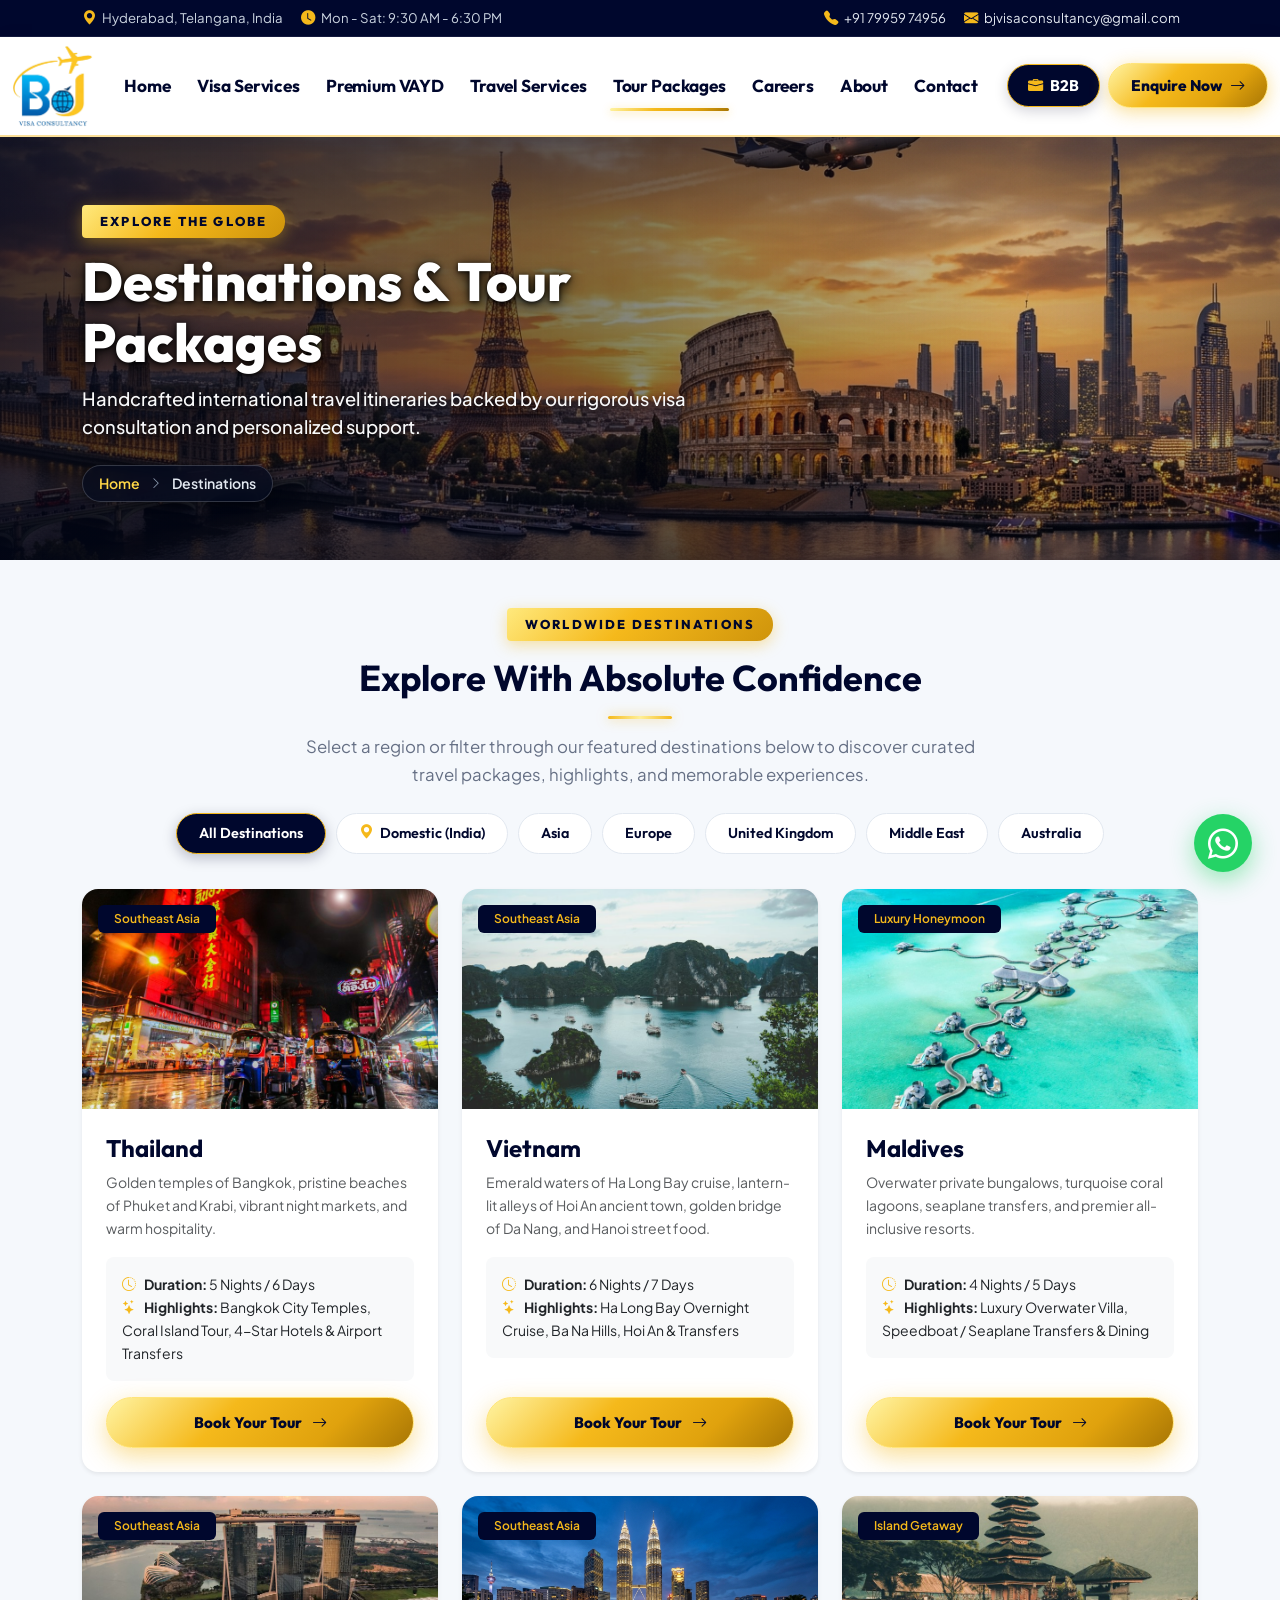
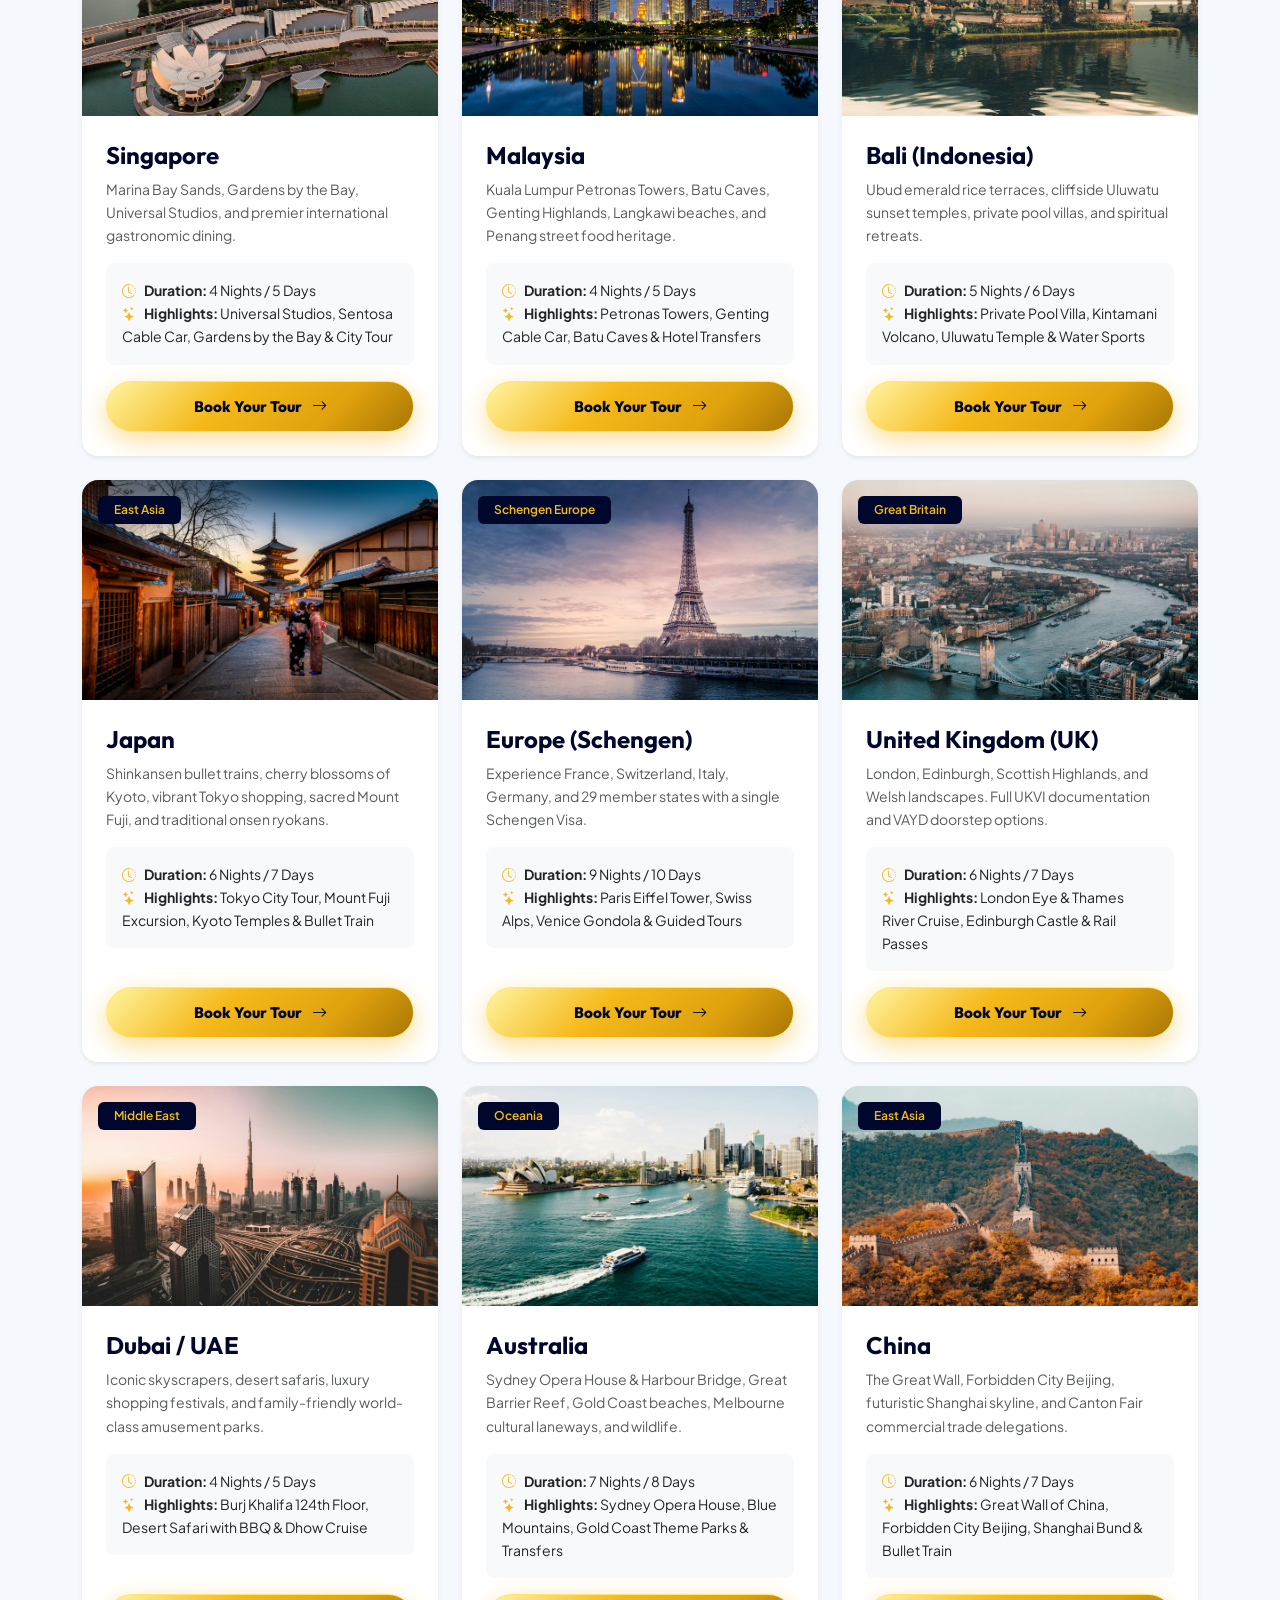
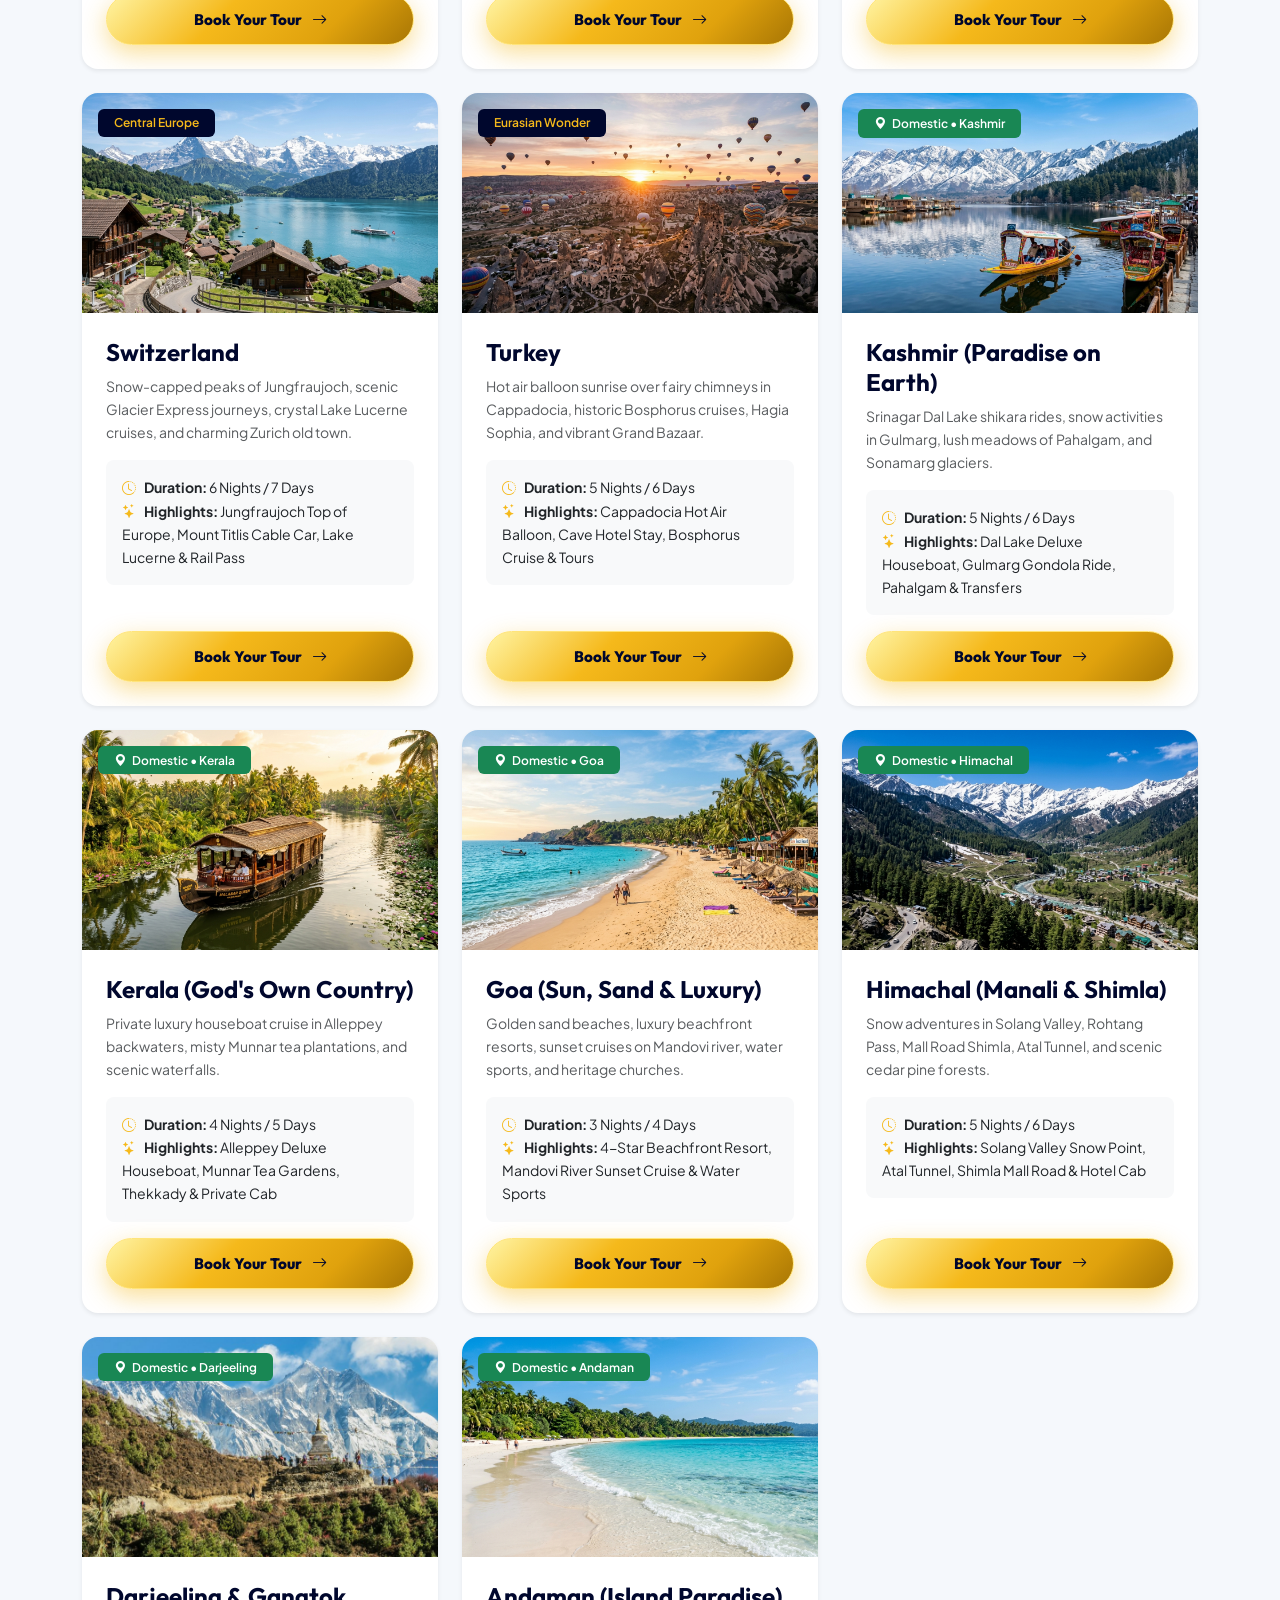
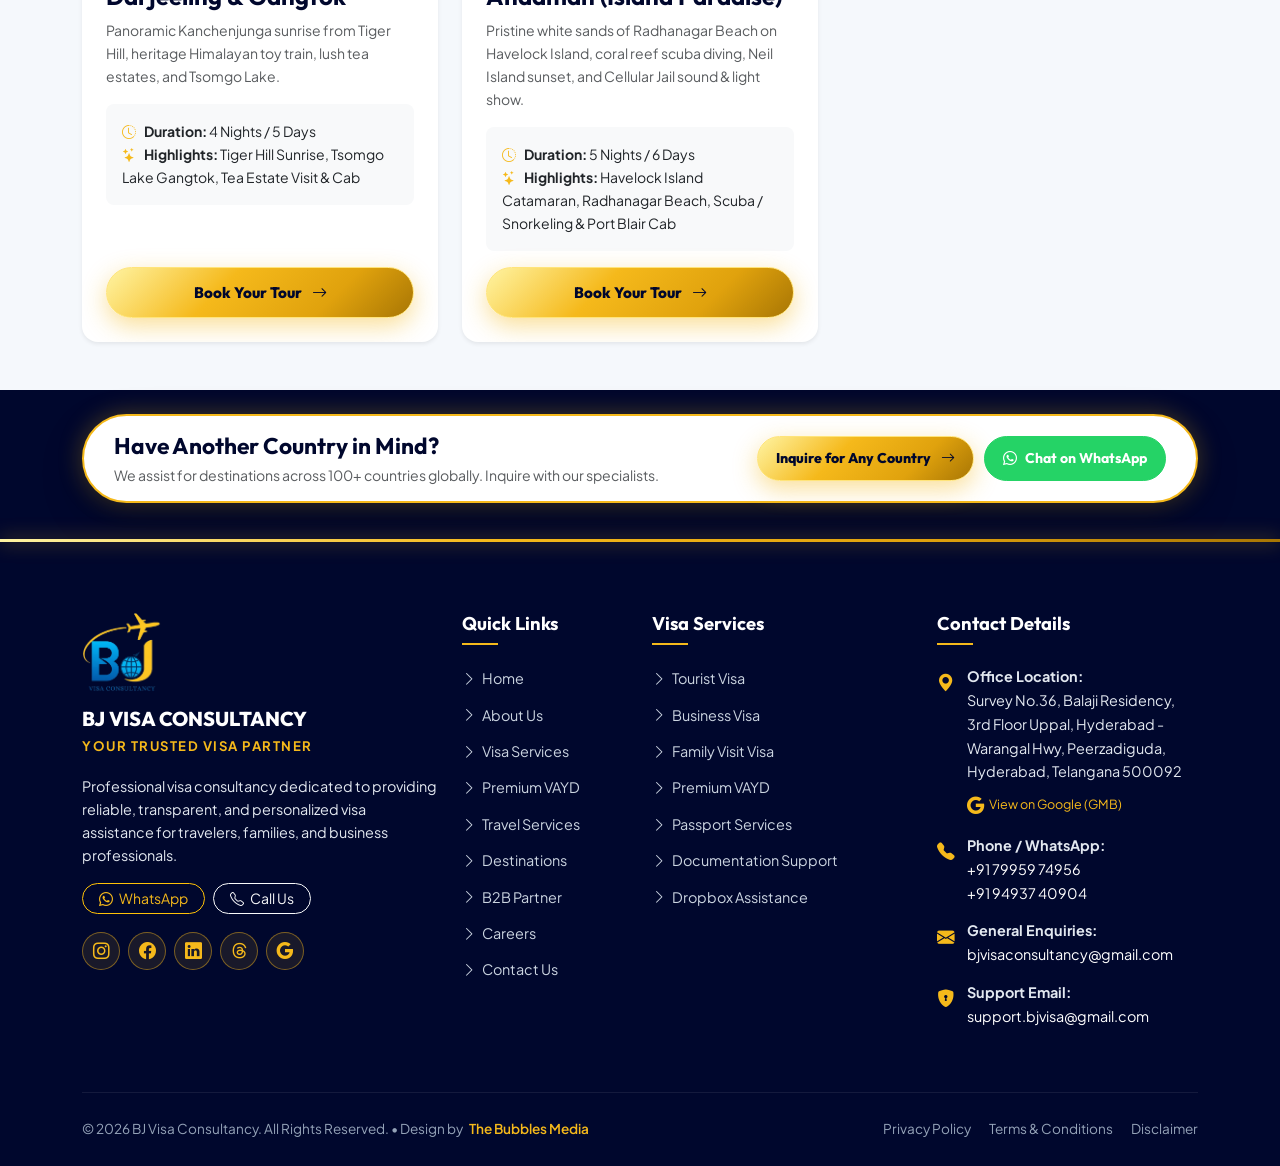
<file: destinations.html>
<!DOCTYPE html>
<html lang="en">
<head>
  <meta charset="UTF-8">
  <meta name="viewport" content="width=device-width, initial-scale=1.0">
  <title>Destinations &amp; Tour Packages | BJ Visa Consultancy | Hyderabad</title>
  <meta name="description" content="Discover popular international destinations: Europe, UK, Dubai, Singapore, Thailand, Bali, Maldives, China, Darjeeling, Vietnam, Australia, Japan with visa &amp; travel support.">
  <meta name="keywords" content="Europe Tour Packages, UK Visa Packages, Dubai Tourist Visa, Singapore Holiday Package, Bali Tour, Maldives Packages, Japan Visa Hyderabad">

  <!-- Open Graph -->
  <meta property="og:type" content="website">
  <meta property="og:title" content="Destinations &amp; Tour Packages | BJ Visa Consultancy">
  <meta property="og:description" content="Explore the world with confidence. Handcrafted tour packages and complete visa support.">
  <meta property="og:image" content="images/destinations/europe.jpg">

  <!-- Favicon -->
  <link rel="icon" type="image/png" href="images/logo.png">

  <!-- Google Fonts -->
  <link rel="preconnect" href="https://fonts.googleapis.com">
  <link rel="preconnect" href="https://fonts.gstatic.com" crossorigin>
  <link href="https://fonts.googleapis.com/css2?family=Cinzel:wght@700;800&family=Outfit:wght@400;500;600;700;800&family=Plus+Jakarta+Sans:wght@400;500;600;700&display=swap" rel="stylesheet">

  <!-- Bootstrap 5 CSS -->
  <link href="https://cdn.jsdelivr.net/npm/bootstrap@5.3.3/dist/css/bootstrap.min.css" rel="stylesheet">
    <!-- Bootstrap Icons & Font Awesome -->
  <link rel="stylesheet" href="https://cdn.jsdelivr.net/npm/bootstrap-icons@1.11.3/font/bootstrap-icons.min.css">
  <link rel="stylesheet" href="https://cdnjs.cloudflare.com/ajax/libs/font-awesome/6.5.1/css/all.min.css">
  <link rel="stylesheet" href="css/style.css">
</head>
<body>

  <!-- Top Utility Bar -->
  <div class="top-bar">
    <div class="container d-flex justify-content-between align-items-center">
      <div class="d-flex align-items-center flex-wrap">
        <span class="top-bar-item"><i class="bi bi-geo-alt-fill"></i> Hyderabad, Telangana, India</span>
        <span class="top-bar-item"><i class="bi bi-clock-fill"></i> Mon - Sat: 9:30 AM - 6:30 PM</span>
      </div>
      <div class="d-flex align-items-center">
        <a href="tel:+917995974956" class="top-bar-item"><i class="bi bi-telephone-fill"></i> +91 79959 74956</a>
        <a href="mailto:bjvisaconsultancy@gmail.com" class="top-bar-item d-none d-md-inline-flex"><i class="bi bi-envelope-fill"></i> bjvisaconsultancy@gmail.com</a>
      </div>
    </div>
  </div>

  <!-- Navbar -->
  <nav class="navbar navbar-expand-lg navbar-bj sticky-top">
    <div class="container">
      <a class="navbar-brand" href="index.html">
        <img src="images/logo.png" alt="BJ Visa Consultancy" class="brand-logo-img">
      </a>
      <!-- Right Header Actions on Mobile (B2B Button + Toggler) -->
      <div class="navbar-mobile-actions d-flex align-items-center gap-2 d-lg-none">
        <a href="b2b.html" class="btn-nav-b2b btn-nav-b2b-header">
          <i class="bi bi-briefcase-fill"></i> B2B
        </a>
        <button class="navbar-toggler" type="button" data-bs-toggle="collapse" data-bs-target="#navbarContent" aria-controls="navbarContent" aria-expanded="false" aria-label="Toggle navigation">
        <span class="navbar-toggler-icon"></span>
      </button>
      </div>

      <div class="collapse navbar-collapse" id="navbarContent">
        <ul class="navbar-nav ms-auto mb-2 mb-lg-0 align-items-lg-center">
          <li class="nav-item"><a class="nav-link" href="index.html">Home</a></li>
          <li class="nav-item"><a class="nav-link" href="visa-services.html">Visa Services</a></li>
          <li class="nav-item"><a class="nav-link" href="premium-vayd.html">Premium VAYD</a></li>
          <li class="nav-item"><a class="nav-link" href="travel-services.html">Travel Services</a></li>
          <li class="nav-item"><a class="nav-link active" href="destinations.html">Tour Packages</a></li>
          <li class="nav-item"><a class="nav-link" href="careers.html">Careers</a></li>
          <li class="nav-item"><a class="nav-link" href="about.html">About</a></li>
          <li class="nav-item"><a class="nav-link" href="contact.html">Contact</a></li>
        </ul>
        <div class="nav-cta-group ms-lg-3 mt-3 mt-lg-0 d-flex flex-column flex-sm-row flex-lg-row align-items-stretch align-items-lg-center gap-2">
          <a href="b2b.html" class="btn-nav-b2b d-none d-lg-inline-flex">
            <i class="bi bi-briefcase-fill"></i> B2B
          </a>
          <button class="btn-nav-enquire" data-bs-toggle="modal" data-bs-target="#enquiryModal">
            Enquire Now <i class="bi bi-arrow-right"></i>
          </button>
        </div>
      </div>
    </div>
  </nav>

  <!-- Page Banner -->
  <header class="page-hero-banner hero-destinations">
    <div class="container position-relative">
      <div class="row">
        <div class="col-lg-8">
          <div class="section-eyebrow section-eyebrow-light">EXPLORE THE GLOBE</div>
          <h1 class="page-hero-title">Destinations &amp; Tour Packages</h1>
          <p class="lead text-light opacity-90 mb-3">
            Handcrafted international travel itineraries backed by our rigorous visa consultation and personalized support.
          </p>
          <div class="page-hero-breadcrumb">
            <a href="index.html">Home</a>
            <i class="bi bi-chevron-right"></i>
            <span>Destinations</span>
          </div>
        </div>
      </div>
    </div>
  </header>

  <!-- Destinations Filter & Grid Section -->
  <section class="section-padding bg-light-soft">
    <div class="container">
      <div class="text-center max-w-700 mx-auto mb-4">
        <div class="section-eyebrow">WORLDWIDE DESTINATIONS</div>
        <h2 class="section-title">Explore With Absolute Confidence</h2>
        <div class="gold-divider mx-auto"></div>
        <p class="section-subtitle">
          Select a region or filter through our featured destinations below to discover curated travel packages, highlights, and memorable experiences.
        </p>
      </div>

      <!-- Filter Buttons -->
      <div class="filter-tabs">
        <button class="filter-btn active" data-filter="all">All Destinations</button>
        <button class="filter-btn" data-filter="domestic"><i class="bi bi-geo-alt-fill text-gold me-1"></i> Domestic (India)</button>
        <button class="filter-btn" data-filter="asia">Asia</button>
        <button class="filter-btn" data-filter="europe">Europe</button>
        <button class="filter-btn" data-filter="uk">United Kingdom</button>
        <button class="filter-btn" data-filter="middle-east">Middle East</button>
        <button class="filter-btn" data-filter="australia">Australia</button>
      </div>

      <!-- Destination Cards Grid (Ordered: Thailand, Vietnam, Maldives, Singapore, Malaysia, Bali, Japan, then remaining) -->
      <div class="row g-4" id="destinationsGrid">

        <!-- 1. Thailand -->
        <div id="thailand" class="col-lg-4 col-md-6 destination-filter-item" data-category="asia">
          <div class="card h-100 border-0 shadow-sm rounded-4 overflow-hidden bg-white">
            <div class="position-relative" style="height: 220px; overflow: hidden;">
              <img src="images/destinations/thailand.jpg" alt="Thailand Bangkok Temples" class="w-100 h-100 object-fit-cover transition-slow">
              <span class="badge bg-navy text-gold position-absolute top-0 start-0 m-3 px-3 py-2 fw-semibold">Southeast Asia</span>
            </div>
            <div class="card-body p-4 d-flex flex-column">
              <h4 class="font-heading fw-bold text-navy mb-2">Thailand</h4>
              <p class="text-muted small mb-3">
                Golden temples of Bangkok, pristine beaches of Phuket and Krabi, vibrant night markets, and warm hospitality.
              </p>
              <div class="p-3 bg-light rounded-3 mb-3 small">
                <div><i class="bi bi-clock-history text-gold me-2"></i><strong>Duration:</strong> 5 Nights / 6 Days</div>
                <div><i class="bi bi-stars text-gold me-2"></i><strong>Highlights:</strong> Bangkok City Temples, Coral Island Tour, 4-Star Hotels &amp; Airport Transfers</div>
              </div>
              <div class="mt-auto">
                <button class="btn-gold w-100 btn-sm" data-bs-toggle="modal" data-bs-target="#enquiryModal" data-destination="Thailand" data-visa-type="Travel Package">
                  Book Your Tour <i class="bi bi-arrow-right"></i>
                </button>
              </div>
            </div>
          </div>
        </div>

        <!-- 2. Vietnam -->
        <div id="vietnam" class="col-lg-4 col-md-6 destination-filter-item" data-category="asia">
          <div class="card h-100 border-0 shadow-sm rounded-4 overflow-hidden bg-white">
            <div class="position-relative" style="height: 220px; overflow: hidden;">
              <img src="images/destinations/vietnam.jpg" alt="Vietnam Ha Long Bay" class="w-100 h-100 object-fit-cover transition-slow">
              <span class="badge bg-navy text-gold position-absolute top-0 start-0 m-3 px-3 py-2 fw-semibold">Southeast Asia</span>
            </div>
            <div class="card-body p-4 d-flex flex-column">
              <h4 class="font-heading fw-bold text-navy mb-2">Vietnam</h4>
              <p class="text-muted small mb-3">
                Emerald waters of Ha Long Bay cruise, lantern-lit alleys of Hoi An ancient town, golden bridge of Da Nang, and Hanoi street food.
              </p>
              <div class="p-3 bg-light rounded-3 mb-3 small">
                <div><i class="bi bi-clock-history text-gold me-2"></i><strong>Duration:</strong> 6 Nights / 7 Days</div>
                <div><i class="bi bi-stars text-gold me-2"></i><strong>Highlights:</strong> Ha Long Bay Overnight Cruise, Ba Na Hills, Hoi An &amp; Transfers</div>
              </div>
              <div class="mt-auto">
                <button class="btn-gold w-100 btn-sm" data-bs-toggle="modal" data-bs-target="#enquiryModal" data-destination="Vietnam" data-visa-type="Travel Package">
                  Book Your Tour <i class="bi bi-arrow-right"></i>
                </button>
              </div>
            </div>
          </div>
        </div>

        <!-- 3. Maldives -->
        <div id="maldives" class="col-lg-4 col-md-6 destination-filter-item" data-category="asia">
          <div class="card h-100 border-0 shadow-sm rounded-4 overflow-hidden bg-white">
            <div class="position-relative" style="height: 220px; overflow: hidden;">
              <img src="images/destinations/maldives.jpg" alt="Maldives Overwater Bungalows" class="w-100 h-100 object-fit-cover transition-slow">
              <span class="badge bg-navy text-gold position-absolute top-0 start-0 m-3 px-3 py-2 fw-semibold">Luxury Honeymoon</span>
            </div>
            <div class="card-body p-4 d-flex flex-column">
              <h4 class="font-heading fw-bold text-navy mb-2">Maldives</h4>
              <p class="text-muted small mb-3">
                Overwater private bungalows, turquoise coral lagoons, seaplane transfers, and premier all-inclusive resorts.
              </p>
              <div class="p-3 bg-light rounded-3 mb-3 small">
                <div><i class="bi bi-clock-history text-gold me-2"></i><strong>Duration:</strong> 4 Nights / 5 Days</div>
                <div><i class="bi bi-stars text-gold me-2"></i><strong>Highlights:</strong> Luxury Overwater Villa, Speedboat / Seaplane Transfers &amp; Dining</div>
              </div>
              <div class="mt-auto">
                <button class="btn-gold w-100 btn-sm" data-bs-toggle="modal" data-bs-target="#enquiryModal" data-destination="Maldives" data-visa-type="Travel Package">
                  Book Your Tour <i class="bi bi-arrow-right"></i>
                </button>
              </div>
            </div>
          </div>
        </div>

        <!-- 4. Singapore -->
        <div id="singapore" class="col-lg-4 col-md-6 destination-filter-item" data-category="asia">
          <div class="card h-100 border-0 shadow-sm rounded-4 overflow-hidden bg-white">
            <div class="position-relative" style="height: 220px; overflow: hidden;">
              <img src="images/destinations/singapore.jpg" alt="Singapore Marina Bay" class="w-100 h-100 object-fit-cover transition-slow">
              <span class="badge bg-navy text-gold position-absolute top-0 start-0 m-3 px-3 py-2 fw-semibold">Southeast Asia</span>
            </div>
            <div class="card-body p-4 d-flex flex-column">
              <h4 class="font-heading fw-bold text-navy mb-2">Singapore</h4>
              <p class="text-muted small mb-3">
                Marina Bay Sands, Gardens by the Bay, Universal Studios, and premier international gastronomic dining.
              </p>
              <div class="p-3 bg-light rounded-3 mb-3 small">
                <div><i class="bi bi-clock-history text-gold me-2"></i><strong>Duration:</strong> 4 Nights / 5 Days</div>
                <div><i class="bi bi-stars text-gold me-2"></i><strong>Highlights:</strong> Universal Studios, Sentosa Cable Car, Gardens by the Bay &amp; City Tour</div>
              </div>
              <div class="mt-auto">
                <button class="btn-gold w-100 btn-sm" data-bs-toggle="modal" data-bs-target="#enquiryModal" data-destination="Singapore" data-visa-type="Travel Package">
                  Book Your Tour <i class="bi bi-arrow-right"></i>
                </button>
              </div>
            </div>
          </div>
        </div>

        <!-- 5. Malaysia -->
        <div id="malaysia" class="col-lg-4 col-md-6 destination-filter-item" data-category="asia">
          <div class="card h-100 border-0 shadow-sm rounded-4 overflow-hidden bg-white">
            <div class="position-relative" style="height: 220px; overflow: hidden;">
              <img src="images/destinations/malaysia.jpg" alt="Malaysia Kuala Lumpur Petronas Towers" class="w-100 h-100 object-fit-cover transition-slow">
              <span class="badge bg-navy text-gold position-absolute top-0 start-0 m-3 px-3 py-2 fw-semibold">Southeast Asia</span>
            </div>
            <div class="card-body p-4 d-flex flex-column">
              <h4 class="font-heading fw-bold text-navy mb-2">Malaysia</h4>
              <p class="text-muted small mb-3">
                Kuala Lumpur Petronas Towers, Batu Caves, Genting Highlands, Langkawi beaches, and Penang street food heritage.
              </p>
              <div class="p-3 bg-light rounded-3 mb-3 small">
                <div><i class="bi bi-clock-history text-gold me-2"></i><strong>Duration:</strong> 4 Nights / 5 Days</div>
                <div><i class="bi bi-stars text-gold me-2"></i><strong>Highlights:</strong> Petronas Towers, Genting Cable Car, Batu Caves &amp; Hotel Transfers</div>
              </div>
              <div class="mt-auto">
                <button class="btn-gold w-100 btn-sm" data-bs-toggle="modal" data-bs-target="#enquiryModal" data-destination="Malaysia" data-visa-type="Travel Package">
                  Book Your Tour <i class="bi bi-arrow-right"></i>
                </button>
              </div>
            </div>
          </div>
        </div>

        <!-- 6. Bali (Indonesia) -->
        <div id="bali" class="col-lg-4 col-md-6 destination-filter-item" data-category="asia">
          <div class="card h-100 border-0 shadow-sm rounded-4 overflow-hidden bg-white">
            <div class="position-relative" style="height: 220px; overflow: hidden;">
              <img src="images/destinations/bali.jpg" alt="Bali Indonesia Temple" class="w-100 h-100 object-fit-cover transition-slow">
              <span class="badge bg-navy text-gold position-absolute top-0 start-0 m-3 px-3 py-2 fw-semibold">Island Getaway</span>
            </div>
            <div class="card-body p-4 d-flex flex-column">
              <h4 class="font-heading fw-bold text-navy mb-2">Bali (Indonesia)</h4>
              <p class="text-muted small mb-3">
                Ubud emerald rice terraces, cliffside Uluwatu sunset temples, private pool villas, and spiritual retreats.
              </p>
              <div class="p-3 bg-light rounded-3 mb-3 small">
                <div><i class="bi bi-clock-history text-gold me-2"></i><strong>Duration:</strong> 5 Nights / 6 Days</div>
                <div><i class="bi bi-stars text-gold me-2"></i><strong>Highlights:</strong> Private Pool Villa, Kintamani Volcano, Uluwatu Temple &amp; Water Sports</div>
              </div>
              <div class="mt-auto">
                <button class="btn-gold w-100 btn-sm" data-bs-toggle="modal" data-bs-target="#enquiryModal" data-destination="Bali (Indonesia)" data-visa-type="Travel Package">
                  Book Your Tour <i class="bi bi-arrow-right"></i>
                </button>
              </div>
            </div>
          </div>
        </div>

        <!-- 7. Japan -->
        <div id="japan" class="col-lg-4 col-md-6 destination-filter-item" data-category="asia">
          <div class="card h-100 border-0 shadow-sm rounded-4 overflow-hidden bg-white">
            <div class="position-relative" style="height: 220px; overflow: hidden;">
              <img src="images/destinations/japan.jpg" alt="Japan Mount Fuji Cherry Blossoms" class="w-100 h-100 object-fit-cover transition-slow">
              <span class="badge bg-navy text-gold position-absolute top-0 start-0 m-3 px-3 py-2 fw-semibold">East Asia</span>
            </div>
            <div class="card-body p-4 d-flex flex-column">
              <h4 class="font-heading fw-bold text-navy mb-2">Japan</h4>
              <p class="text-muted small mb-3">
                Shinkansen bullet trains, cherry blossoms of Kyoto, vibrant Tokyo shopping, sacred Mount Fuji, and traditional onsen ryokans.
              </p>
              <div class="p-3 bg-light rounded-3 mb-3 small">
                <div><i class="bi bi-clock-history text-gold me-2"></i><strong>Duration:</strong> 6 Nights / 7 Days</div>
                <div><i class="bi bi-stars text-gold me-2"></i><strong>Highlights:</strong> Tokyo City Tour, Mount Fuji Excursion, Kyoto Temples &amp; Bullet Train</div>
              </div>
              <div class="mt-auto">
                <button class="btn-gold w-100 btn-sm" data-bs-toggle="modal" data-bs-target="#enquiryModal" data-destination="Japan" data-visa-type="Travel Package">
                  Book Your Tour <i class="bi bi-arrow-right"></i>
                </button>
              </div>
            </div>
          </div>
        </div>

        <!-- 8. Europe (Schengen) -->
        <div id="europe" class="col-lg-4 col-md-6 destination-filter-item" data-category="europe">
          <div class="card h-100 border-0 shadow-sm rounded-4 overflow-hidden bg-white">
            <div class="position-relative" style="height: 220px; overflow: hidden;">
              <img src="images/destinations/europe.jpg" alt="Europe Schengen Visa" class="w-100 h-100 object-fit-cover transition-slow">
              <span class="badge bg-navy text-gold position-absolute top-0 start-0 m-3 px-3 py-2 fw-semibold">Schengen Europe</span>
            </div>
            <div class="card-body p-4 d-flex flex-column">
              <h4 class="font-heading fw-bold text-navy mb-2">Europe (Schengen)</h4>
              <p class="text-muted small mb-3">
                Experience France, Switzerland, Italy, Germany, and 29 member states with a single Schengen Visa.
              </p>
              <div class="p-3 bg-light rounded-3 mb-3 small">
                <div><i class="bi bi-clock-history text-gold me-2"></i><strong>Duration:</strong> 9 Nights / 10 Days</div>
                <div><i class="bi bi-stars text-gold me-2"></i><strong>Highlights:</strong> Paris Eiffel Tower, Swiss Alps, Venice Gondola &amp; Guided Tours</div>
              </div>
              <div class="mt-auto">
                <button class="btn-gold w-100 btn-sm" data-bs-toggle="modal" data-bs-target="#enquiryModal" data-destination="Europe (Schengen)" data-visa-type="Travel Package">
                  Book Your Tour <i class="bi bi-arrow-right"></i>
                </button>
              </div>
            </div>
          </div>
        </div>

        <!-- 9. United Kingdom -->
        <div id="uk" class="col-lg-4 col-md-6 destination-filter-item" data-category="uk">
          <div class="card h-100 border-0 shadow-sm rounded-4 overflow-hidden bg-white">
            <div class="position-relative" style="height: 220px; overflow: hidden;">
              <img src="images/destinations/uk.jpg" alt="United Kingdom London Big Ben" class="w-100 h-100 object-fit-cover transition-slow">
              <span class="badge bg-navy text-gold position-absolute top-0 start-0 m-3 px-3 py-2 fw-semibold">Great Britain</span>
            </div>
            <div class="card-body p-4 d-flex flex-column">
              <h4 class="font-heading fw-bold text-navy mb-2">United Kingdom (UK)</h4>
              <p class="text-muted small mb-3">
                London, Edinburgh, Scottish Highlands, and Welsh landscapes. Full UKVI documentation and VAYD doorstep options.
              </p>
              <div class="p-3 bg-light rounded-3 mb-3 small">
                <div><i class="bi bi-clock-history text-gold me-2"></i><strong>Duration:</strong> 6 Nights / 7 Days</div>
                <div><i class="bi bi-stars text-gold me-2"></i><strong>Highlights:</strong> London Eye &amp; Thames River Cruise, Edinburgh Castle &amp; Rail Passes</div>
              </div>
              <div class="mt-auto">
                <button class="btn-gold w-100 btn-sm" data-bs-toggle="modal" data-bs-target="#enquiryModal" data-destination="United Kingdom" data-visa-type="Travel Package">
                  Book Your Tour <i class="bi bi-arrow-right"></i>
                </button>
              </div>
            </div>
          </div>
        </div>

        <!-- 10. Dubai / UAE -->
        <div id="dubai" class="col-lg-4 col-md-6 destination-filter-item" data-category="middle-east">
          <div class="card h-100 border-0 shadow-sm rounded-4 overflow-hidden bg-white">
            <div class="position-relative" style="height: 220px; overflow: hidden;">
              <img src="images/destinations/dubai.jpg" alt="Dubai UAE Burj Khalifa" class="w-100 h-100 object-fit-cover transition-slow">
              <span class="badge bg-navy text-gold position-absolute top-0 start-0 m-3 px-3 py-2 fw-semibold">Middle East</span>
            </div>
            <div class="card-body p-4 d-flex flex-column">
              <h4 class="font-heading fw-bold text-navy mb-2">Dubai / UAE</h4>
              <p class="text-muted small mb-3">
                Iconic skyscrapers, desert safaris, luxury shopping festivals, and family-friendly world-class amusement parks.
              </p>
              <div class="p-3 bg-light rounded-3 mb-3 small">
                <div><i class="bi bi-clock-history text-gold me-2"></i><strong>Duration:</strong> 4 Nights / 5 Days</div>
                <div><i class="bi bi-stars text-gold me-2"></i><strong>Highlights:</strong> Burj Khalifa 124th Floor, Desert Safari with BBQ &amp; Dhow Cruise</div>
              </div>
              <div class="mt-auto">
                <button class="btn-gold w-100 btn-sm" data-bs-toggle="modal" data-bs-target="#enquiryModal" data-destination="Dubai / UAE" data-visa-type="Travel Package">
                  Book Your Tour <i class="bi bi-arrow-right"></i>
                </button>
              </div>
            </div>
          </div>
        </div>

        <!-- 11. Australia -->
        <div id="australia" class="col-lg-4 col-md-6 destination-filter-item" data-category="australia">
          <div class="card h-100 border-0 shadow-sm rounded-4 overflow-hidden bg-white">
            <div class="position-relative" style="height: 220px; overflow: hidden;">
              <img src="images/destinations/australia.jpg" alt="Sydney Opera House Australia" class="w-100 h-100 object-fit-cover transition-slow">
              <span class="badge bg-navy text-gold position-absolute top-0 start-0 m-3 px-3 py-2 fw-semibold">Oceania</span>
            </div>
            <div class="card-body p-4 d-flex flex-column">
              <h4 class="font-heading fw-bold text-navy mb-2">Australia</h4>
              <p class="text-muted small mb-3">
                Sydney Opera House &amp; Harbour Bridge, Great Barrier Reef, Gold Coast beaches, Melbourne cultural laneways, and wildlife.
              </p>
              <div class="p-3 bg-light rounded-3 mb-3 small">
                <div><i class="bi bi-clock-history text-gold me-2"></i><strong>Duration:</strong> 7 Nights / 8 Days</div>
                <div><i class="bi bi-stars text-gold me-2"></i><strong>Highlights:</strong> Sydney Opera House, Blue Mountains, Gold Coast Theme Parks &amp; Transfers</div>
              </div>
              <div class="mt-auto">
                <button class="btn-gold w-100 btn-sm" data-bs-toggle="modal" data-bs-target="#enquiryModal" data-destination="Australia" data-visa-type="Travel Package">
                  Book Your Tour <i class="bi bi-arrow-right"></i>
                </button>
              </div>
            </div>
          </div>
        </div>

        <!-- 12. China -->
        <div id="china" class="col-lg-4 col-md-6 destination-filter-item" data-category="asia">
          <div class="card h-100 border-0 shadow-sm rounded-4 overflow-hidden bg-white">
            <div class="position-relative" style="height: 220px; overflow: hidden;">
              <img src="images/destinations/china.jpg" alt="China Great Wall" class="w-100 h-100 object-fit-cover transition-slow">
              <span class="badge bg-navy text-gold position-absolute top-0 start-0 m-3 px-3 py-2 fw-semibold">East Asia</span>
            </div>
            <div class="card-body p-4 d-flex flex-column">
              <h4 class="font-heading fw-bold text-navy mb-2">China</h4>
              <p class="text-muted small mb-3">
                The Great Wall, Forbidden City Beijing, futuristic Shanghai skyline, and Canton Fair commercial trade delegations.
              </p>
              <div class="p-3 bg-light rounded-3 mb-3 small">
                <div><i class="bi bi-clock-history text-gold me-2"></i><strong>Duration:</strong> 6 Nights / 7 Days</div>
                <div><i class="bi bi-stars text-gold me-2"></i><strong>Highlights:</strong> Great Wall of China, Forbidden City Beijing, Shanghai Bund &amp; Bullet Train</div>
              </div>
              <div class="mt-auto">
                <button class="btn-gold w-100 btn-sm" data-bs-toggle="modal" data-bs-target="#enquiryModal" data-destination="China" data-visa-type="Travel Package">
                  Book Your Tour <i class="bi bi-arrow-right"></i>
                </button>
              </div>
            </div>
          </div>
        </div>

        <!-- 13. Switzerland -->
        <div id="switzerland" class="col-lg-4 col-md-6 destination-filter-item" data-category="europe">
          <div class="card h-100 border-0 shadow-sm rounded-4 overflow-hidden bg-white">
            <div class="position-relative" style="height: 220px; overflow: hidden;">
              <img src="images/destinations/switzerland.jpg" alt="Switzerland Alps and Scenic Lakes" class="w-100 h-100 object-fit-cover transition-slow">
              <span class="badge bg-navy text-gold position-absolute top-0 start-0 m-3 px-3 py-2 fw-semibold">Central Europe</span>
            </div>
            <div class="card-body p-4 d-flex flex-column">
              <h4 class="font-heading fw-bold text-navy mb-2">Switzerland</h4>
              <p class="text-muted small mb-3">
                Snow-capped peaks of Jungfraujoch, scenic Glacier Express journeys, crystal Lake Lucerne cruises, and charming Zurich old town.
              </p>
              <div class="p-3 bg-light rounded-3 mb-3 small">
                <div><i class="bi bi-clock-history text-gold me-2"></i><strong>Duration:</strong> 6 Nights / 7 Days</div>
                <div><i class="bi bi-stars text-gold me-2"></i><strong>Highlights:</strong> Jungfraujoch Top of Europe, Mount Titlis Cable Car, Lake Lucerne &amp; Rail Pass</div>
              </div>
              <div class="mt-auto">
                <button class="btn-gold w-100 btn-sm" data-bs-toggle="modal" data-bs-target="#enquiryModal" data-destination="Switzerland" data-visa-type="Travel Package">
                  Book Your Tour <i class="bi bi-arrow-right"></i>
                </button>
              </div>
            </div>
          </div>
        </div>

        <!-- 14. Turkey -->
        <div id="turkey" class="col-lg-4 col-md-6 destination-filter-item" data-category="middle-east">
          <div class="card h-100 border-0 shadow-sm rounded-4 overflow-hidden bg-white">
            <div class="position-relative" style="height: 220px; overflow: hidden;">
              <img src="images/destinations/turkey.jpg" alt="Turkey Istanbul and Cappadocia" class="w-100 h-100 object-fit-cover transition-slow">
              <span class="badge bg-navy text-gold position-absolute top-0 start-0 m-3 px-3 py-2 fw-semibold">Eurasian Wonder</span>
            </div>
            <div class="card-body p-4 d-flex flex-column">
              <h4 class="font-heading fw-bold text-navy mb-2">Turkey</h4>
              <p class="text-muted small mb-3">
                Hot air balloon sunrise over fairy chimneys in Cappadocia, historic Bosphorus cruises, Hagia Sophia, and vibrant Grand Bazaar.
              </p>
              <div class="p-3 bg-light rounded-3 mb-3 small">
                <div><i class="bi bi-clock-history text-gold me-2"></i><strong>Duration:</strong> 5 Nights / 6 Days</div>
                <div><i class="bi bi-stars text-gold me-2"></i><strong>Highlights:</strong> Cappadocia Hot Air Balloon, Cave Hotel Stay, Bosphorus Cruise &amp; Tours</div>
              </div>
              <div class="mt-auto">
                <button class="btn-gold w-100 btn-sm" data-bs-toggle="modal" data-bs-target="#enquiryModal" data-destination="Turkey" data-visa-type="Travel Package">
                  Book Your Tour <i class="bi bi-arrow-right"></i>
                </button>
              </div>
            </div>
          </div>
        </div>

        <!-- DOMESTIC DESTINATIONS (INDIA) -->
        <!-- 15. Kashmir -->
        <div id="kashmir" class="col-lg-4 col-md-6 destination-filter-item" data-category="domestic">
          <div class="card h-100 border-0 shadow-sm rounded-4 overflow-hidden bg-white">
            <div class="position-relative" style="height: 220px; overflow: hidden;">
              <img src="images/destinations/kashmir.jpg" alt="Kashmir Dal Lake Srinagar Shikara" class="w-100 h-100 object-fit-cover transition-slow">
              <span class="badge bg-success text-white position-absolute top-0 start-0 m-3 px-3 py-2 fw-semibold"><i class="bi bi-geo-alt-fill me-1"></i> Domestic • Kashmir</span>
            </div>
            <div class="card-body p-4 d-flex flex-column">
              <h4 class="font-heading fw-bold text-navy mb-2">Kashmir (Paradise on Earth)</h4>
              <p class="text-muted small mb-3">
                Srinagar Dal Lake shikara rides, snow activities in Gulmarg, lush meadows of Pahalgam, and Sonamarg glaciers.
              </p>
              <div class="p-3 bg-light rounded-3 mb-3 small">
                <div><i class="bi bi-clock-history text-gold me-2"></i><strong>Duration:</strong> 5 Nights / 6 Days</div>
                <div><i class="bi bi-stars text-gold me-2"></i><strong>Highlights:</strong> Dal Lake Deluxe Houseboat, Gulmarg Gondola Ride, Pahalgam &amp; Transfers</div>
              </div>
              <div class="mt-auto">
                <button class="btn-gold w-100 btn-sm" data-bs-toggle="modal" data-bs-target="#enquiryModal" data-destination="Kashmir" data-visa-type="Domestic Package">
                  Book Your Tour <i class="bi bi-arrow-right"></i>
                </button>
              </div>
            </div>
          </div>
        </div>

        <!-- 16. Kerala -->
        <div id="kerala" class="col-lg-4 col-md-6 destination-filter-item" data-category="domestic">
          <div class="card h-100 border-0 shadow-sm rounded-4 overflow-hidden bg-white">
            <div class="position-relative" style="height: 220px; overflow: hidden;">
              <img src="images/destinations/kerala.jpg" alt="Kerala Alleppey Backwaters Houseboat" class="w-100 h-100 object-fit-cover transition-slow">
              <span class="badge bg-success text-white position-absolute top-0 start-0 m-3 px-3 py-2 fw-semibold"><i class="bi bi-geo-alt-fill me-1"></i> Domestic • Kerala</span>
            </div>
            <div class="card-body p-4 d-flex flex-column">
              <h4 class="font-heading fw-bold text-navy mb-2">Kerala (God's Own Country)</h4>
              <p class="text-muted small mb-3">
                Private luxury houseboat cruise in Alleppey backwaters, misty Munnar tea plantations, and scenic waterfalls.
              </p>
              <div class="p-3 bg-light rounded-3 mb-3 small">
                <div><i class="bi bi-clock-history text-gold me-2"></i><strong>Duration:</strong> 4 Nights / 5 Days</div>
                <div><i class="bi bi-stars text-gold me-2"></i><strong>Highlights:</strong> Alleppey Deluxe Houseboat, Munnar Tea Gardens, Thekkady &amp; Private Cab</div>
              </div>
              <div class="mt-auto">
                <button class="btn-gold w-100 btn-sm" data-bs-toggle="modal" data-bs-target="#enquiryModal" data-destination="Kerala" data-visa-type="Domestic Package">
                  Book Your Tour <i class="bi bi-arrow-right"></i>
                </button>
              </div>
            </div>
          </div>
        </div>

        <!-- 17. Goa -->
        <div id="goa" class="col-lg-4 col-md-6 destination-filter-item" data-category="domestic">
          <div class="card h-100 border-0 shadow-sm rounded-4 overflow-hidden bg-white">
            <div class="position-relative" style="height: 220px; overflow: hidden;">
              <img src="images/destinations/goa.jpg" alt="Goa Beaches and Resorts" class="w-100 h-100 object-fit-cover transition-slow">
              <span class="badge bg-success text-white position-absolute top-0 start-0 m-3 px-3 py-2 fw-semibold"><i class="bi bi-geo-alt-fill me-1"></i> Domestic • Goa</span>
            </div>
            <div class="card-body p-4 d-flex flex-column">
              <h4 class="font-heading fw-bold text-navy mb-2">Goa (Sun, Sand &amp; Luxury)</h4>
              <p class="text-muted small mb-3">
                Golden sand beaches, luxury beachfront resorts, sunset cruises on Mandovi river, water sports, and heritage churches.
              </p>
              <div class="p-3 bg-light rounded-3 mb-3 small">
                <div><i class="bi bi-clock-history text-gold me-2"></i><strong>Duration:</strong> 3 Nights / 4 Days</div>
                <div><i class="bi bi-stars text-gold me-2"></i><strong>Highlights:</strong> 4-Star Beachfront Resort, Mandovi River Sunset Cruise &amp; Water Sports</div>
              </div>
              <div class="mt-auto">
                <button class="btn-gold w-100 btn-sm" data-bs-toggle="modal" data-bs-target="#enquiryModal" data-destination="Goa" data-visa-type="Domestic Package">
                  Book Your Tour <i class="bi bi-arrow-right"></i>
                </button>
              </div>
            </div>
          </div>
        </div>

        <!-- 18. Himachal Pradesh -->
        <div id="himachal" class="col-lg-4 col-md-6 destination-filter-item" data-category="domestic">
          <div class="card h-100 border-0 shadow-sm rounded-4 overflow-hidden bg-white">
            <div class="position-relative" style="height: 220px; overflow: hidden;">
              <img src="images/destinations/himachal.jpg" alt="Himachal Pradesh Manali Solang Valley" class="w-100 h-100 object-fit-cover transition-slow">
              <span class="badge bg-success text-white position-absolute top-0 start-0 m-3 px-3 py-2 fw-semibold"><i class="bi bi-geo-alt-fill me-1"></i> Domestic • Himachal</span>
            </div>
            <div class="card-body p-4 d-flex flex-column">
              <h4 class="font-heading fw-bold text-navy mb-2">Himachal (Manali &amp; Shimla)</h4>
              <p class="text-muted small mb-3">
                Snow adventures in Solang Valley, Rohtang Pass, Mall Road Shimla, Atal Tunnel, and scenic cedar pine forests.
              </p>
              <div class="p-3 bg-light rounded-3 mb-3 small">
                <div><i class="bi bi-clock-history text-gold me-2"></i><strong>Duration:</strong> 5 Nights / 6 Days</div>
                <div><i class="bi bi-stars text-gold me-2"></i><strong>Highlights:</strong> Solang Valley Snow Point, Atal Tunnel, Shimla Mall Road &amp; Hotel Cab</div>
              </div>
              <div class="mt-auto">
                <button class="btn-gold w-100 btn-sm" data-bs-toggle="modal" data-bs-target="#enquiryModal" data-destination="Himachal Pradesh" data-visa-type="Domestic Package">
                  Book Your Tour <i class="bi bi-arrow-right"></i>
                </button>
              </div>
            </div>
          </div>
        </div>

        <!-- 19. Darjeeling -->
        <div id="darjeeling" class="col-lg-4 col-md-6 destination-filter-item" data-category="domestic">
          <div class="card h-100 border-0 shadow-sm rounded-4 overflow-hidden bg-white">
            <div class="position-relative" style="height: 220px; overflow: hidden;">
              <img src="images/destinations/darjeeling.jpg" alt="Darjeeling Himalayan Tea Gardens" class="w-100 h-100 object-fit-cover transition-slow">
              <span class="badge bg-success text-white position-absolute top-0 start-0 m-3 px-3 py-2 fw-semibold"><i class="bi bi-geo-alt-fill me-1"></i> Domestic • Darjeeling</span>
            </div>
            <div class="card-body p-4 d-flex flex-column">
              <h4 class="font-heading fw-bold text-navy mb-2">Darjeeling &amp; Gangtok</h4>
              <p class="text-muted small mb-3">
                Panoramic Kanchenjunga sunrise from Tiger Hill, heritage Himalayan toy train, lush tea estates, and Tsomgo Lake.
              </p>
              <div class="p-3 bg-light rounded-3 mb-3 small">
                <div><i class="bi bi-clock-history text-gold me-2"></i><strong>Duration:</strong> 4 Nights / 5 Days</div>
                <div><i class="bi bi-stars text-gold me-2"></i><strong>Highlights:</strong> Tiger Hill Sunrise, Tsomgo Lake Gangtok, Tea Estate Visit &amp; Cab</div>
              </div>
              <div class="mt-auto">
                <button class="btn-gold w-100 btn-sm" data-bs-toggle="modal" data-bs-target="#enquiryModal" data-destination="Darjeeling" data-visa-type="Domestic Package">
                  Book Your Tour <i class="bi bi-arrow-right"></i>
                </button>
              </div>
            </div>
          </div>
        </div>

        <!-- 20. Andaman Islands -->
        <div id="andaman" class="col-lg-4 col-md-6 destination-filter-item" data-category="domestic">
          <div class="card h-100 border-0 shadow-sm rounded-4 overflow-hidden bg-white">
            <div class="position-relative" style="height: 220px; overflow: hidden;">
              <img src="images/destinations/andaman.jpg" alt="Andaman Islands Radhanagar Beach Havelock Island" class="w-100 h-100 object-fit-cover transition-slow" loading="lazy">
              <span class="badge bg-success text-white position-absolute top-0 start-0 m-3 px-3 py-2 fw-semibold"><i class="bi bi-geo-alt-fill me-1"></i> Domestic • Andaman</span>
            </div>
            <div class="card-body p-4 d-flex flex-column">
              <h4 class="font-heading fw-bold text-navy mb-2">Andaman (Island Paradise)</h4>
              <p class="text-muted small mb-3">
                Pristine white sands of Radhanagar Beach on Havelock Island, coral reef scuba diving, Neil Island sunset, and Cellular Jail sound &amp; light show.
              </p>
              <div class="p-3 bg-light rounded-3 mb-3 small">
                <div><i class="bi bi-clock-history text-gold me-2"></i><strong>Duration:</strong> 5 Nights / 6 Days</div>
                <div><i class="bi bi-stars text-gold me-2"></i><strong>Highlights:</strong> Havelock Island Catamaran, Radhanagar Beach, Scuba / Snorkeling &amp; Port Blair Cab</div>
              </div>
              <div class="mt-auto">
                <button class="btn-gold w-100 btn-sm" data-bs-toggle="modal" data-bs-target="#enquiryModal" data-destination="Andaman Islands" data-visa-type="Domestic Package">
                  Book Your Tour <i class="bi bi-arrow-right"></i>
                </button>
              </div>
            </div>
          </div>
        </div>

      </div>
    </div>
  </section>

  <!-- Ready to Travel CTA Banner -->
  <section class="ready-cta-section">
    <div class="container">
      <div class="ready-cta-box d-flex flex-column flex-lg-row align-items-center justify-content-between gap-4">
        <div>
          <h3 class="font-heading fw-bold text-navy mb-1">Have Another Country in Mind?</h3>
          <p class="text-muted mb-0">We assist for destinations across 100+ countries globally. Inquire with our specialists.</p>
        </div>
        <div class="d-flex flex-wrap gap-3">
          <button class="btn-gold" data-bs-toggle="modal" data-bs-target="#enquiryModal">
            Inquire for Any Country <i class="bi bi-arrow-right"></i>
          </button>
          <a href="https://wa.me/917995974956?text=Hi%20BJ%20Visa%20Consultancy,%20I%20want%20to%20enquire%20about%20travel%20to%20a%20specific%20destination" target="_blank" rel="noopener noreferrer" class="btn-whatsapp">
            <i class="bi bi-whatsapp"></i> Chat on WhatsApp
          </a>
        </div>
      </div>
    </div>
  </section>

  <!-- Footer -->
  <footer class="footer-bj">
    <div class="container">
      <div class="row g-5">        <div class="col-lg-4 col-md-6">
          <img src="images/logo.png" alt="BJ Visa Consultancy" class="footer-logo-img">
          <h4 class="footer-brand-title">BJ VISA CONSULTANCY</h4>
          <div class="footer-brand-tagline">Your Trusted Visa Partner</div>
          <p class="footer-desc mb-3">
            Professional visa consultancy dedicated to providing reliable, transparent, and personalized visa assistance for travelers, families, and business professionals.
          </p>
          <div class="d-flex flex-wrap gap-2 mb-3">
            <a href="https://wa.me/917995974956" target="_blank" rel="noopener noreferrer" class="btn btn-sm btn-outline-warning text-gold rounded-pill px-3">
              <i class="bi bi-whatsapp me-1"></i> WhatsApp
            </a>
            <a href="tel:+917995974956" class="btn btn-sm btn-outline-light rounded-pill px-3">
              <i class="bi bi-telephone me-1"></i> Call Us
            </a>
          </div>
          <!-- Social Media Icons -->
          <div class="footer-social-links d-flex flex-wrap gap-2">
            <a href="https://www.instagram.com/bj_visa_consultancy/" target="_blank" rel="noopener noreferrer" class="social-icon-btn" aria-label="Instagram" title="Instagram">
              <i class="bi bi-instagram"></i>
            </a>
            <a href="https://www.facebook.com/profile.php?id=61564656221085" target="_blank" rel="noopener noreferrer" class="social-icon-btn" aria-label="Facebook" title="Facebook">
              <i class="bi bi-facebook"></i>
            </a>
            <a href="https://www.linkedin.com/company/108454712/" target="_blank" rel="noopener noreferrer" class="social-icon-btn" aria-label="LinkedIn" title="LinkedIn">
              <i class="bi bi-linkedin"></i>
            </a>
            <a href="https://www.threads.com/@bj_visa_consultancy" target="_blank" rel="noopener noreferrer" class="social-icon-btn" aria-label="Threads" title="Threads">
              <i class="fa-brands fa-threads"></i>
            </a>
            <a href="https://share.google/ky13hybeJLBPz149o" target="_blank" rel="noopener noreferrer" class="social-icon-btn" aria-label="Google Business (GMB)" title="Google Business (GMB)">
              <i class="bi bi-google"></i>
            </a>
          </div>
        </div>
        <div class="col-lg-2 col-md-6 col-6">
          <h5 class="footer-heading">Quick Links</h5>
          <ul class="footer-links">
            <li><a href="index.html"><i class="bi bi-chevron-right"></i> Home</a></li>
            <li><a href="about.html"><i class="bi bi-chevron-right"></i> About Us</a></li>
            <li><a href="visa-services.html"><i class="bi bi-chevron-right"></i> Visa Services</a></li>
            <li><a href="premium-vayd.html"><i class="bi bi-chevron-right"></i> Premium VAYD</a></li>
            <li><a href="travel-services.html"><i class="bi bi-chevron-right"></i> Travel Services</a></li>
            <li><a href="destinations.html"><i class="bi bi-chevron-right"></i> Destinations</a></li>
            <li><a href="b2b.html"><i class="bi bi-chevron-right"></i> B2B Partner</a></li>
            <li><a href="careers.html"><i class="bi bi-chevron-right"></i> Careers</a></li>
            <li><a href="contact.html"><i class="bi bi-chevron-right"></i> Contact Us</a></li>
          </ul>
        </div>

        <div class="col-lg-3 col-md-6 col-6">
          <h5 class="footer-heading">Visa Services</h5>
          <ul class="footer-links">
            <li><a href="visa-services.html#tourist"><i class="bi bi-chevron-right"></i> Tourist Visa</a></li>
            <li><a href="visa-services.html#business"><i class="bi bi-chevron-right"></i> Business Visa</a></li>
            <li><a href="visa-services.html#family"><i class="bi bi-chevron-right"></i> Family Visit Visa</a></li>
            <li><a href="premium-vayd.html"><i class="bi bi-chevron-right"></i> Premium VAYD</a></li>
            <li><a href="visa-services.html#passport"><i class="bi bi-chevron-right"></i> Passport Services</a></li>
            <li><a href="visa-services.html#documentation"><i class="bi bi-chevron-right"></i> Documentation Support</a></li>
            <li><a href="visa-services.html#dropbox"><i class="bi bi-chevron-right"></i> Dropbox Assistance</a></li>
          </ul>
        </div>

        <div class="col-lg-3 col-md-6">
          <h5 class="footer-heading">Contact Details</h5>
          <div class="footer-contact-item">
            <i class="bi bi-geo-alt-fill"></i>
            <div>
              <strong>Office Location:</strong><br>
              Survey No.36, Balaji Residency, 3rd Floor Uppal, Hyderabad - Warangal Hwy, Peerzadiguda, Hyderabad, Telangana 500092<br>
              <a href="https://share.google/ky13hybeJLBPz149o" target="_blank" rel="noopener noreferrer" class="text-gold small d-inline-flex align-items-center gap-1 mt-1">
                <i class="bi bi-google"></i> View on Google (GMB)
              </a>
            </div>
          </div>
          <div class="footer-contact-item">
            <i class="bi bi-telephone-fill"></i>
            <div>
              <strong>Phone / WhatsApp:</strong><br>
              <a href="tel:+917995974956" class="d-block text-white">+91 79959 74956</a>
              <a href="tel:+919493740904" class="d-block text-white">+91 94937 40904</a>
            </div>
          </div>
          <div class="footer-contact-item">
            <i class="bi bi-envelope-fill"></i>
            <div>
              <strong>General Enquiries:</strong><br>
              <a href="mailto:bjvisaconsultancy@gmail.com" class="text-white text-break">bjvisaconsultancy@gmail.com</a>
            </div>
          </div>
          <div class="footer-contact-item">
            <i class="bi bi-shield-lock-fill"></i>
            <div>
              <strong>Support Email:</strong><br>
              <a href="mailto:support.bjvisa@gmail.com" class="text-white text-break">support.bjvisa@gmail.com</a>
            </div>
          </div>
        </div>
      </div>

      <div class="footer-bottom d-flex flex-column flex-md-row justify-content-between align-items-center">
        <div>
          &copy; <span class="current-year">2026</span> BJ Visa Consultancy. All Rights Reserved. &bull; Design by <a href="https://thebubblesmedia.com/" target="_blank" rel="noopener noreferrer" class="designer-credit-link">The Bubbles Media</a>
        </div>
        <div class="mt-2 mt-md-0 footer-legal-links">
          <a href="contact.html">Privacy Policy</a>
          <a href="contact.html">Terms &amp; Conditions</a>
          <a href="contact.html">Disclaimer</a>
        </div>
      </div>
    </div>
  </footer>

  <!-- Universal Modal -->
  <div class="modal fade" id="enquiryModal" tabindex="-1" aria-labelledby="enquiryModalLabel" aria-hidden="true">
    <div class="modal-dialog modal-dialog-centered modal-lg modal-dialog-scrollable">
      <div class="modal-content border-0 shadow-lg rounded-4 overflow-hidden">
        <div class="modal-header bg-navy text-white border-0 py-3 px-4 position-relative">
          <div class="gold-divider position-absolute top-0 start-0 end-0 m-0 w-100" style="height: 4px;"></div>
          <div>
            <h5 class="modal-title font-heading fw-bold" id="enquiryModalLabel">Travel Package Consultation</h5>
            <small class="text-warning">BJ Visa Consultancy • Curated Travel Packages</small>
          </div>
          <button type="button" class="btn-close btn-close-white" data-bs-dismiss="modal" aria-label="Close"></button>
        </div>
        <div class="modal-body p-4 bg-light">
          <form id="modalEnquiryForm" novalidate>
            <!-- 1. Full Name & 2. WhatsApp Number -->
            <div class="row g-2 mb-2">
              <div class="col-md-6">
                <div class="form-group-custom mb-0">
                  <i class="bi bi-person"></i>
                  <input type="text" class="form-control-custom" placeholder="Full Name *" required>
                </div>
              </div>
              <div class="col-md-6">
                <div class="form-group-custom mb-0">
                  <i class="bi bi-whatsapp"></i>
                  <input type="tel" class="form-control-custom" placeholder="WhatsApp Number *" required>
                </div>
              </div>
            </div>

            <!-- 3. Email Id & 4. Destination -->
            <div class="row g-2 mb-2">
              <div class="col-md-6">
                <div class="form-group-custom mb-0">
                  <i class="bi bi-envelope"></i>
                  <input type="email" class="form-control-custom" placeholder="Email Id *" required>
                </div>
              </div>
              <div class="col-md-6">
                <div class="form-group-custom mb-0">
                  <i class="bi bi-geo-alt"></i>
                  <input type="text" class="form-control-custom" id="modalCountry" placeholder="Destination *" required>
                </div>
              </div>
            </div>

            <!-- 5. Departure City & 11. Approximate Budget -->
            <div class="row g-2 mb-2">
              <div class="col-md-6">
                <div class="form-group-custom mb-0">
                  <i class="bi bi-building"></i>
                  <input type="text" class="form-control-custom" placeholder="Departure City (e.g. Hyderabad) *" required>
                </div>
              </div>
              <div class="col-md-6">
                <div class="form-group-custom mb-0">
                  <i class="bi bi-wallet2"></i>
                  <select class="form-select-custom" required>
                    <option value="" selected disabled>Approximate Budget *</option>
                    <option value="Under ₹50,000 / person">Under ₹50,000 / person</option>
                    <option value="₹50,000 - ₹1,00,000 / person">₹50,000 - ₹1,00,000 / person</option>
                    <option value="₹1,00,000 - ₹2,00,000 / person">₹1,00,000 - ₹2,00,000 / person</option>
                    <option value="₹2,00,000 - ₹3,50,000 / person">₹2,00,000 - ₹3,50,000 / person</option>
                    <option value="₹3,50,000+ / Luxury">₹3,50,000+ / Luxury</option>
                  </select>
                </div>
              </div>
            </div>

            <!-- 6. Preferred Travel Date & 7. Return Date -->
            <div class="row g-2 mb-2">
              <div class="col-md-6">
                <div class="form-group-custom mb-0">
                  <i class="bi bi-calendar-event"></i>
                  <input type="date" class="form-control-custom" placeholder="Preferred Travel Date" title="Preferred Travel Date" required>
                </div>
                <small class="text-muted ps-1" style="font-size: 0.72rem;">Preferred Travel Date *</small>
              </div>
              <div class="col-md-6">
                <div class="form-group-custom mb-0">
                  <i class="bi bi-calendar-check"></i>
                  <input type="date" class="form-control-custom" placeholder="Return Date" title="Return Date" required>
                </div>
                <small class="text-muted ps-1" style="font-size: 0.72rem;">Return Date *</small>
              </div>
            </div>

            <!-- 8. Number of Adults, 9. Number of Children & 10. Age of Children -->
            <div class="row g-2 mb-2">
              <div class="col-md-4">
                <div class="form-group-custom mb-0">
                  <i class="bi bi-people"></i>
                  <select class="form-select-custom" required>
                    <option value="" selected disabled>Number of Adults *</option>
                    <option value="1 Adult">1 Adult</option>
                    <option value="2 Adults">2 Adults</option>
                    <option value="3 Adults">3 Adults</option>
                    <option value="4 Adults">4 Adults</option>
                    <option value="5+ Adults">5+ Adults</option>
                  </select>
                </div>
              </div>
              <div class="col-md-4">
                <div class="form-group-custom mb-0">
                  <i class="bi bi-person"></i>
                  <select class="form-select-custom">
                    <option value="" selected disabled>Number of Children</option>
                    <option value="0 Children">0 Children</option>
                    <option value="1 Child">1 Child</option>
                    <option value="2 Children">2 Children</option>
                    <option value="3+ Children">3+ Children</option>
                  </select>
                </div>
              </div>
              <div class="col-md-4">
                <div class="form-group-custom mb-0">
                  <i class="bi bi-balloon"></i>
                  <input type="text" class="form-control-custom" placeholder="Age of Children (e.g. 5, 9 / NA)">
                </div>
              </div>
            </div>

            <!-- 12. Additional Requirements -->
            <div class="form-group-custom has-textarea mb-3">
              <i class="bi bi-chat-text"></i>
              <textarea class="form-control-custom" rows="2" placeholder="Additional Requirements (e.g. Visa Assistance, Flights, Hotel Preference, Premium VAYD)"></textarea>
            </div>

            <button type="submit" class="btn-gold w-100 py-2">
              Submit Enquiry <i class="bi bi-arrow-right"></i>
            </button>
            <p class="small text-muted text-center mt-2 mb-0">
              <i class="bi bi-shield-check text-gold"></i> We respect your privacy. Our specialists will reach out promptly.
            </p>
          </form>
        </div>
      </div>
    </div>
  </div>

  <a href="https://wa.me/917995974956?text=Hi%20BJ%20Visa%20Consultancy,%20I%20would%20like%20to%20enquire%20about%20destinations%20and%20tour%20packages" target="_blank" rel="noopener noreferrer" class="floating-whatsapp" aria-label="Chat on WhatsApp">
    <i class="bi bi-whatsapp"></i>
  </a>
  <button id="backToTopBtn" class="back-to-top" aria-label="Back to Top"><i class="bi bi-chevron-up"></i></button>

  <script src="https://cdn.jsdelivr.net/npm/bootstrap@5.3.3/dist/js/bootstrap.bundle.min.js"></script>
  <script src="js/script.js"></script>
</body>
</html>
</file>
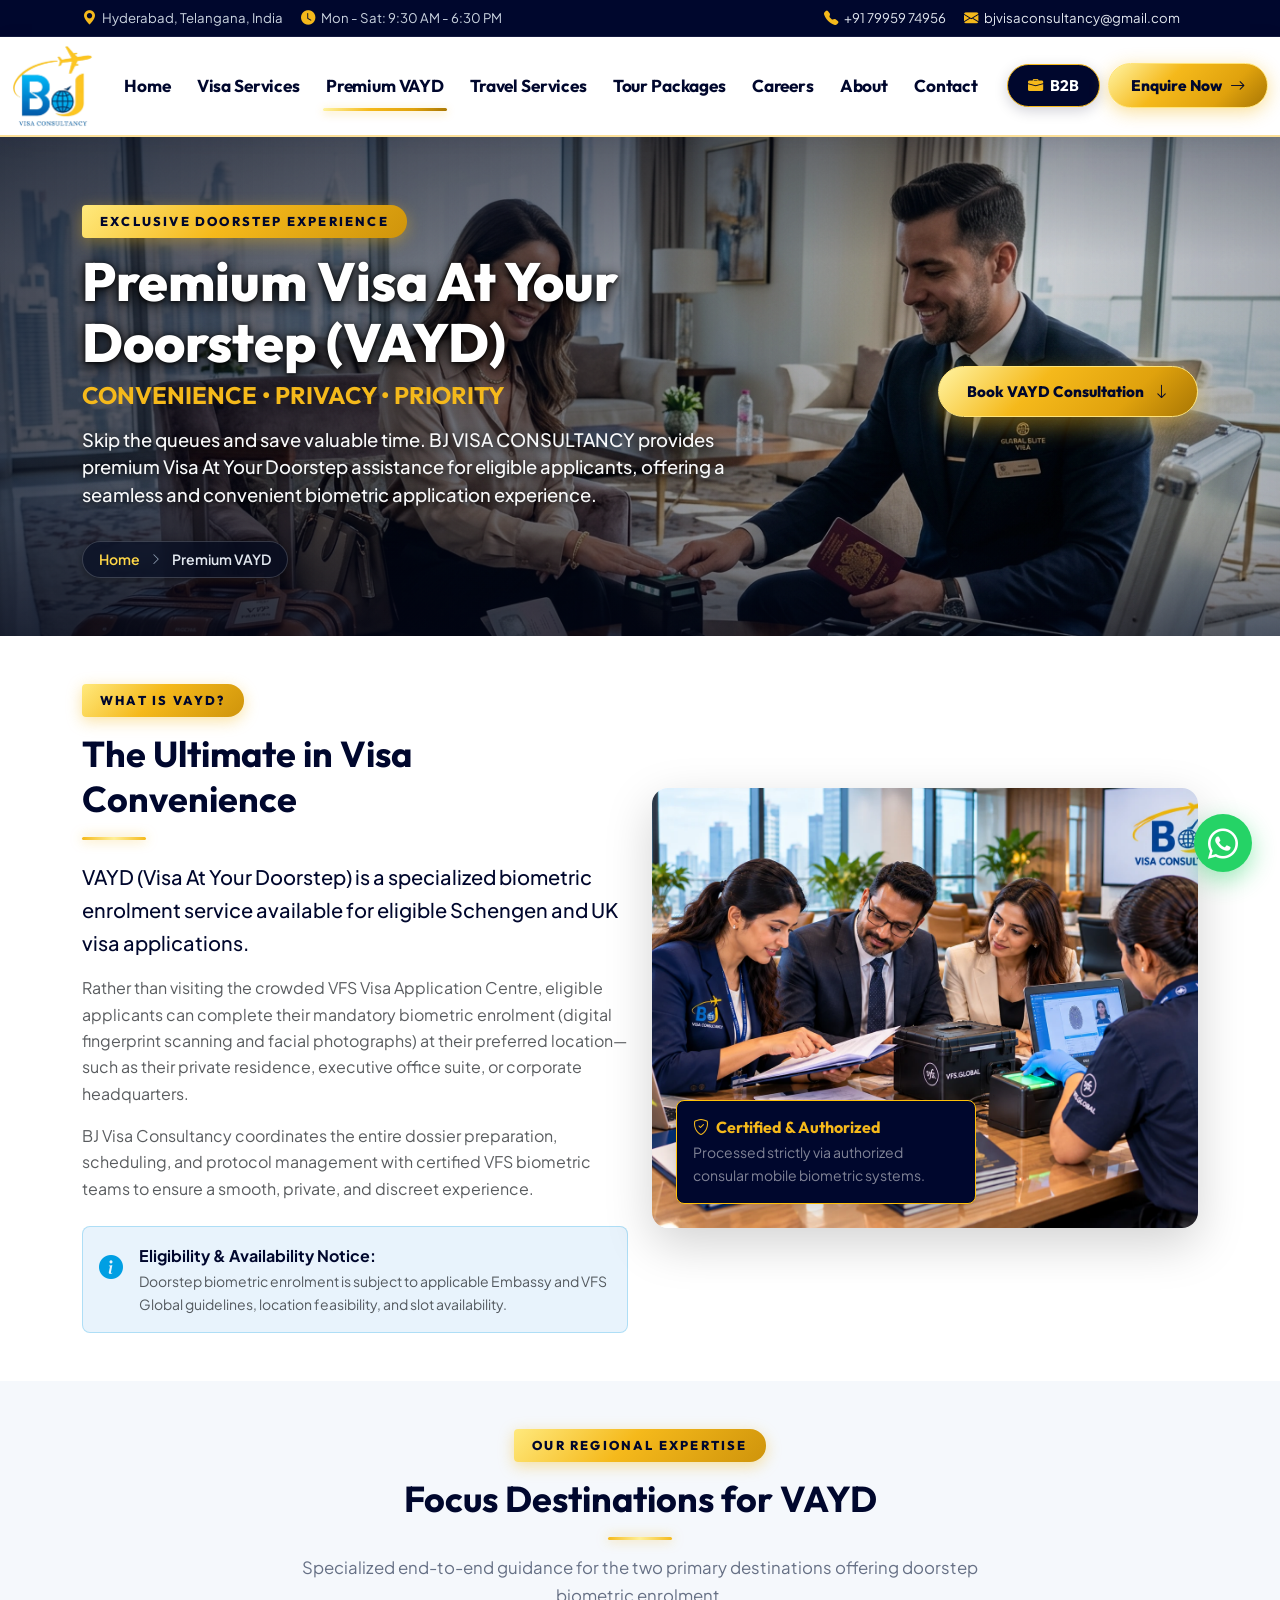
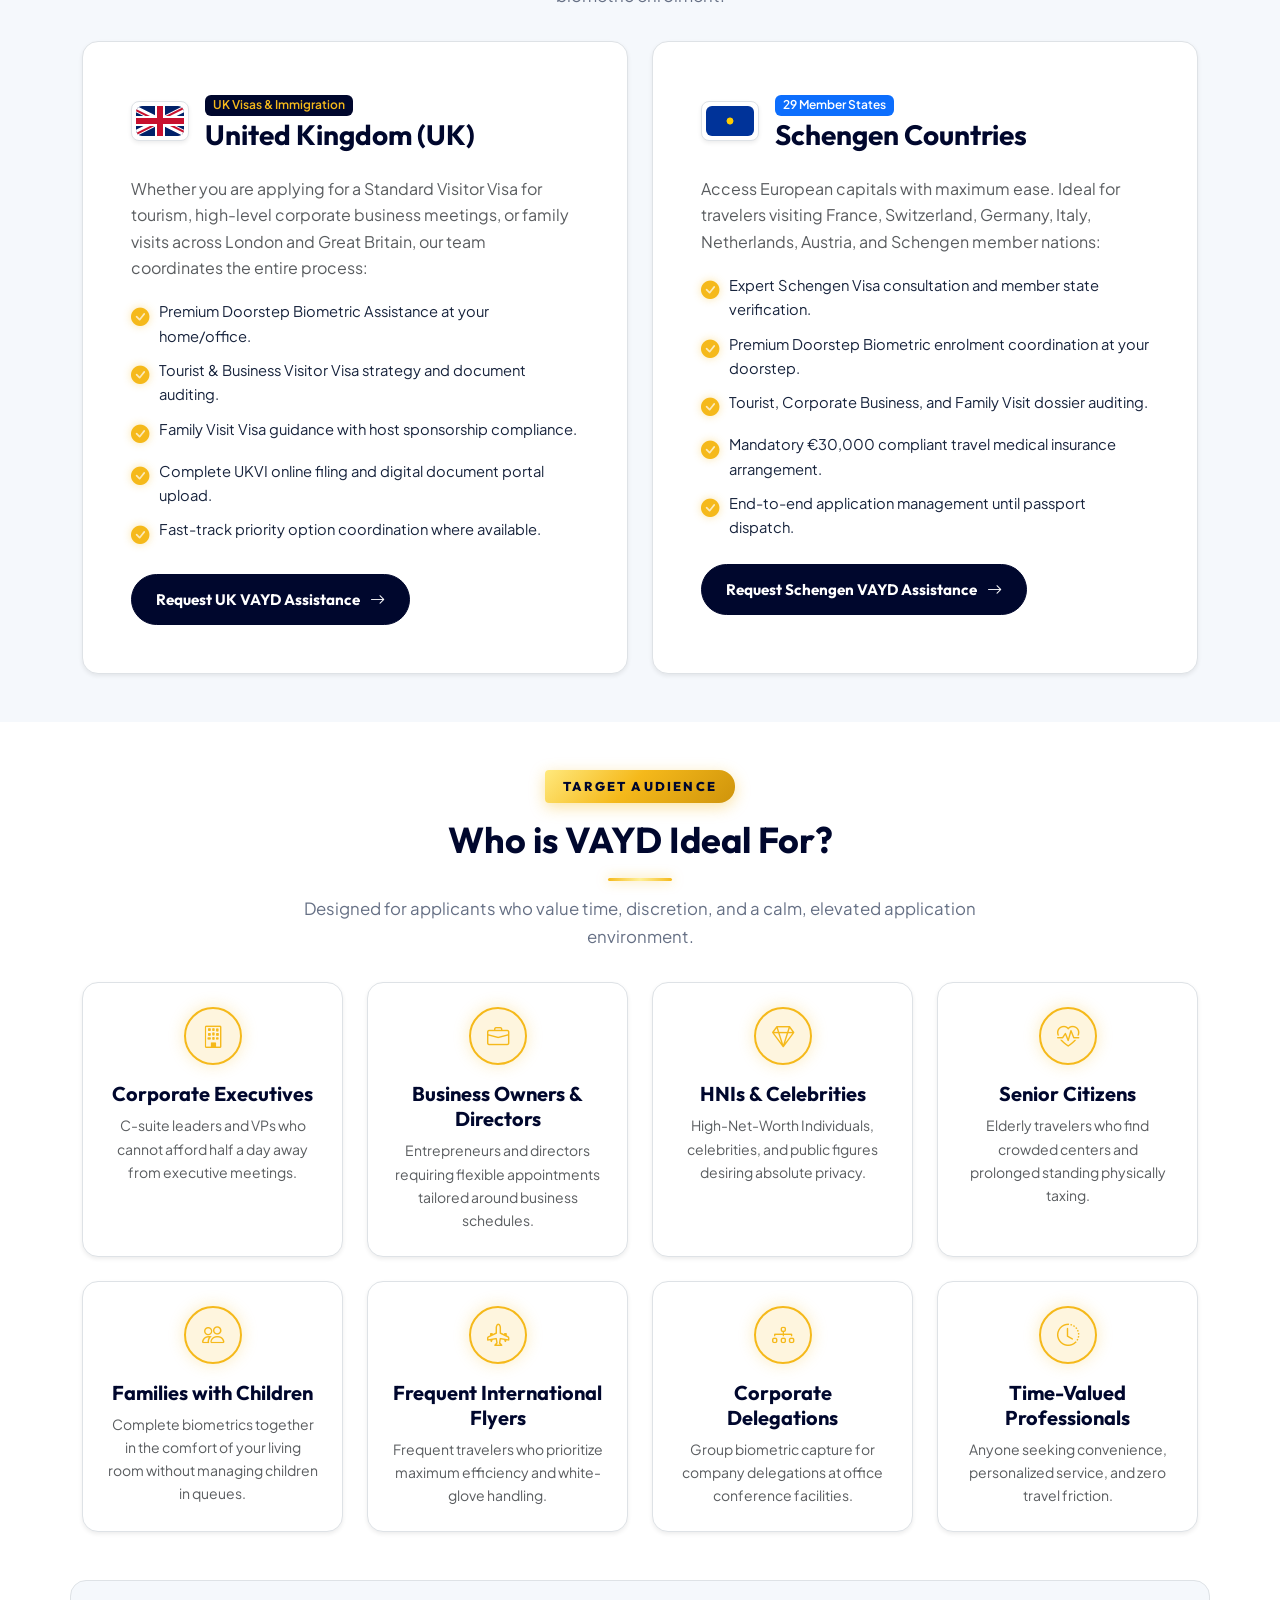
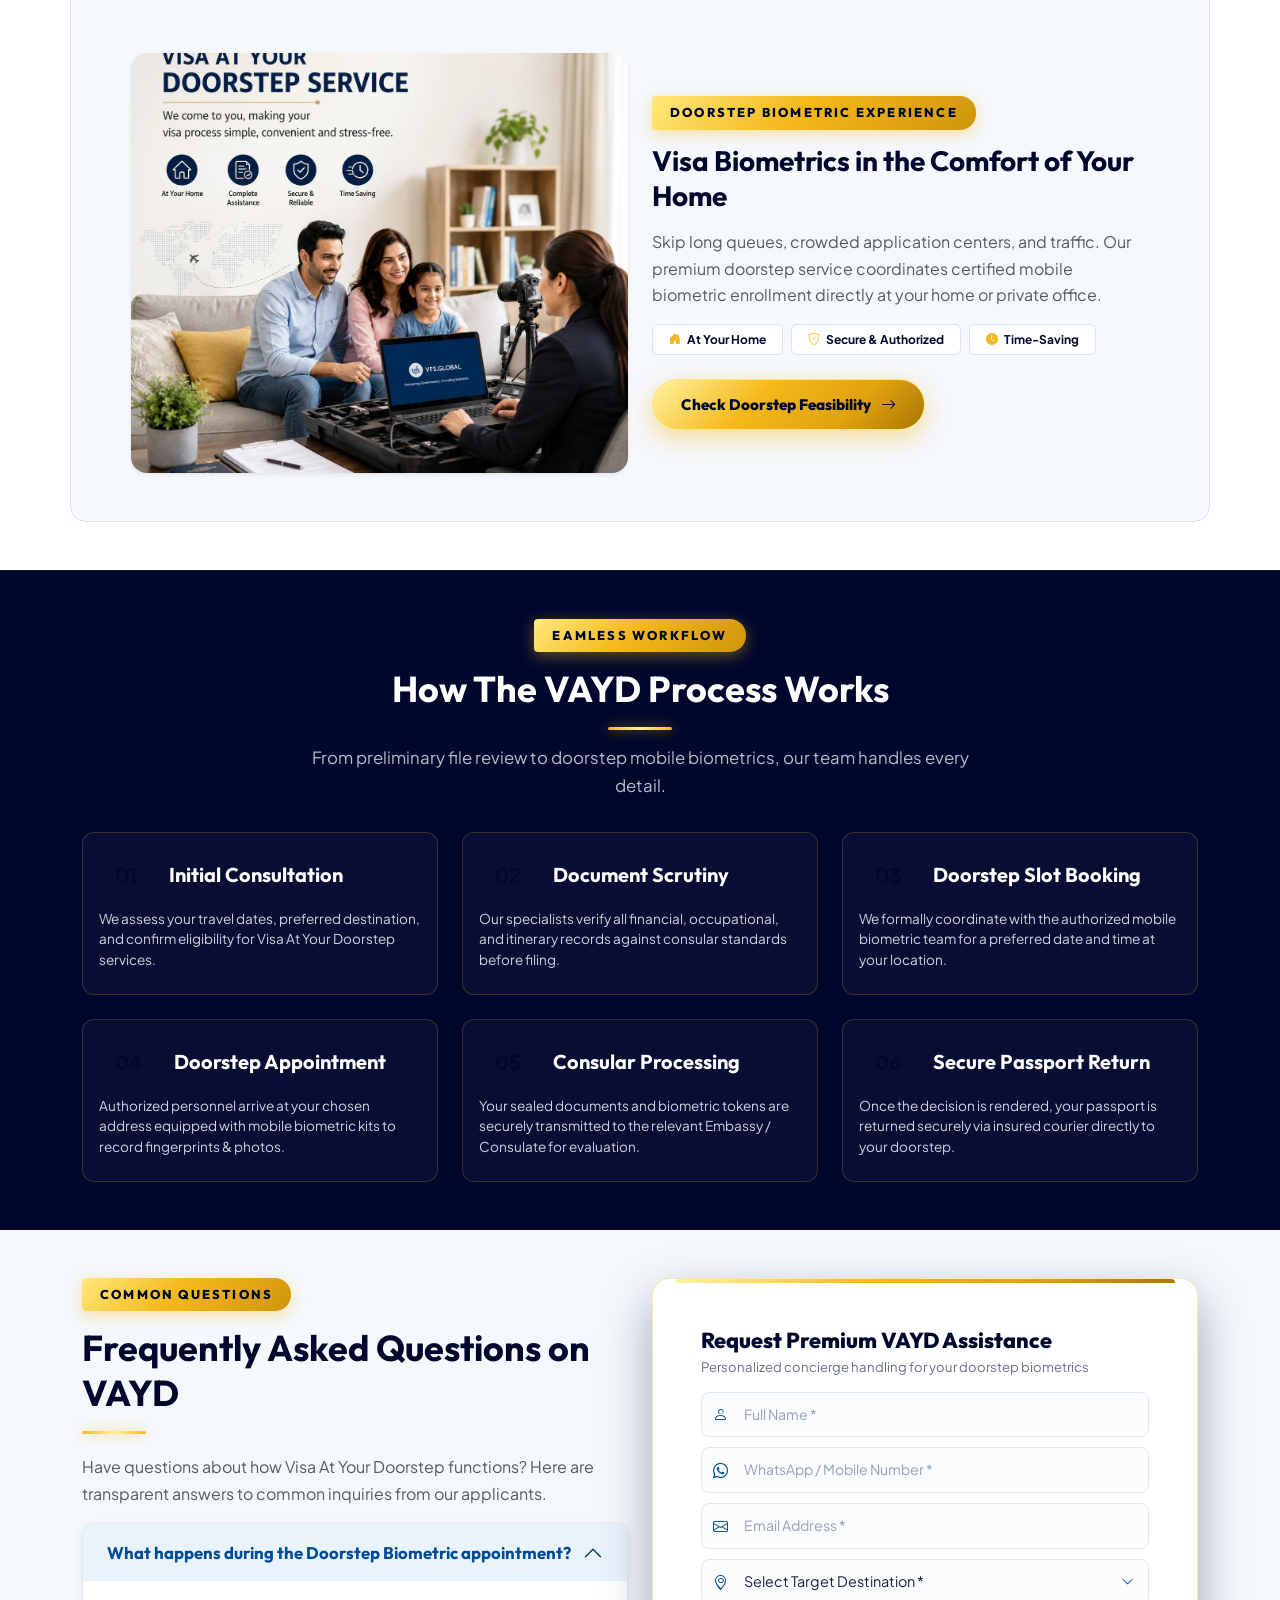
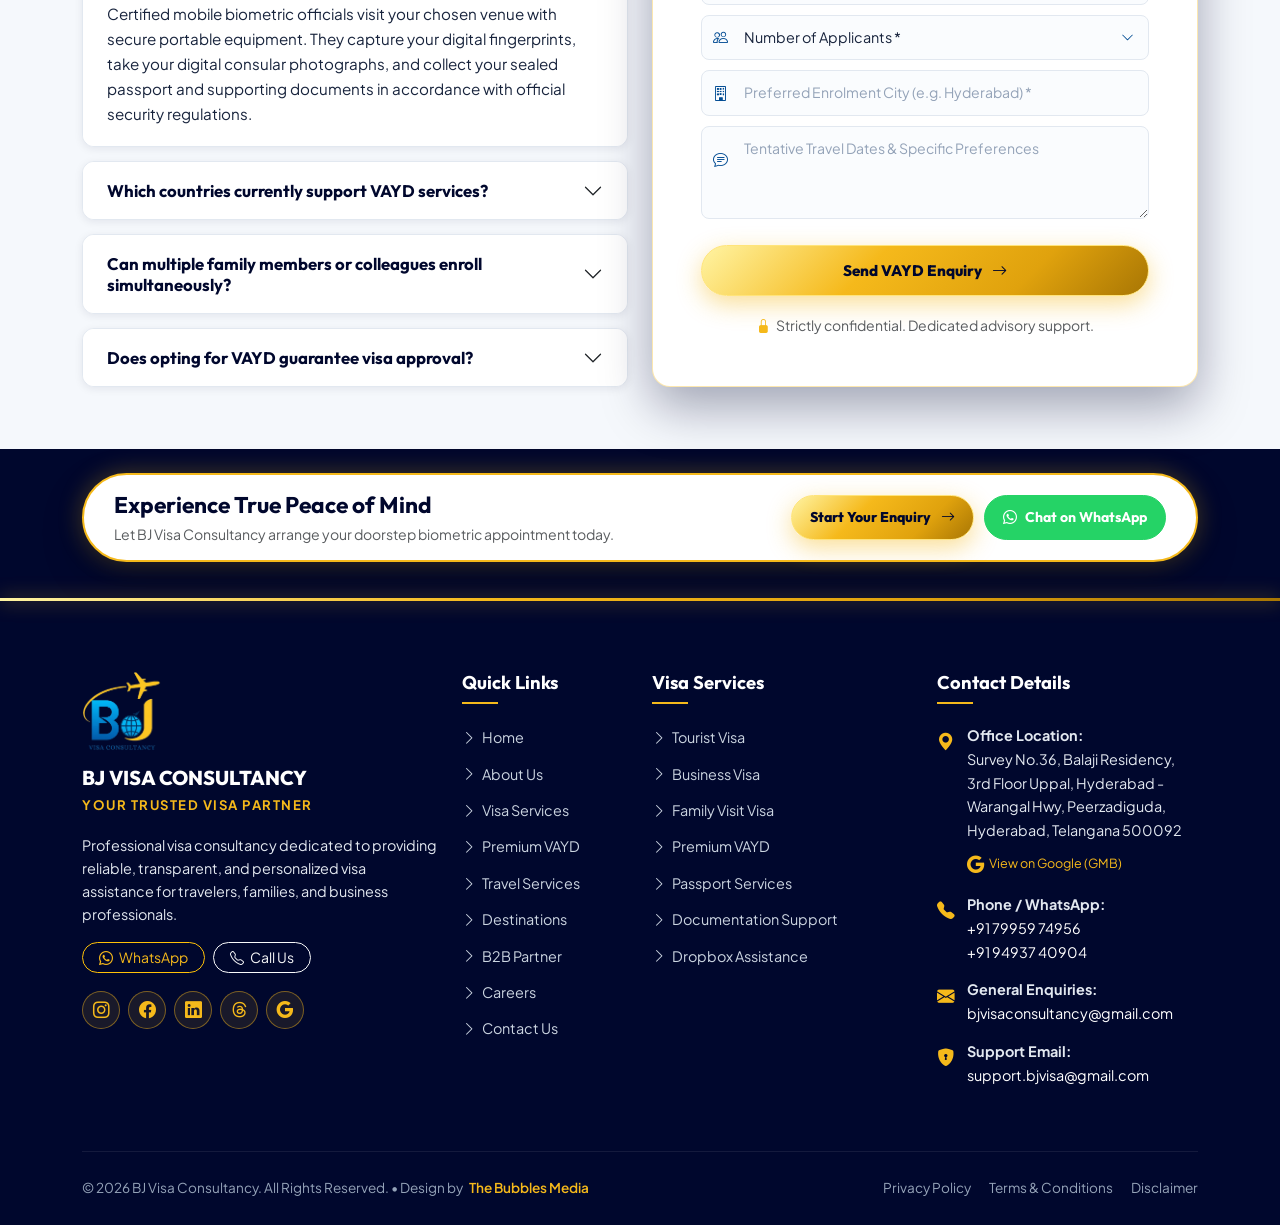
<file: premium-vayd.html>
<!DOCTYPE html>
<html lang="en">
<head>
  <meta charset="UTF-8">
  <meta name="viewport" content="width=device-width, initial-scale=1.0">
  <title>Premium VAYD | Visa At Your Doorstep | BJ Visa Consultancy</title>
  <meta name="description" content="Premium VAYD (Visa At Your Doorstep) biometric enrolment assistance for UK & Schengen visas in Hyderabad. Convenience, privacy, and priority for corporate leaders, HNIs, and families.">
  <meta name="keywords" content="Premium VAYD, Visa At Your Doorstep Hyderabad, Doorstep Biometric Visa, UK Doorstep Visa, Schengen Doorstep Biometrics, VIP Visa Assistance Hyderabad, Luxury Visa Service">

  <!-- Open Graph -->
  <meta property="og:type" content="website">
  <meta property="og:title" content="Premium VAYD - Visa At Your Doorstep | BJ Visa Consultancy">
  <meta property="og:description" content="Skip the queues and save valuable time. Experience doorstep biometric assistance at your home or office.">
  <meta property="og:image" content="images/hero/vayd-hero.jpg">

  <!-- Favicon -->
  <link rel="icon" type="image/png" href="images/logo.png">

  <!-- Google Fonts -->
  <link rel="preconnect" href="https://fonts.googleapis.com">
  <link rel="preconnect" href="https://fonts.gstatic.com" crossorigin>
  <link href="https://fonts.googleapis.com/css2?family=Cinzel:wght@700;800;900&family=Outfit:wght@400;500;600;700;800&family=Plus+Jakarta+Sans:wght@400;500;600;700&display=swap" rel="stylesheet">

  <!-- Bootstrap 5 CSS -->
  <link href="https://cdn.jsdelivr.net/npm/bootstrap@5.3.3/dist/css/bootstrap.min.css" rel="stylesheet">
    <!-- Bootstrap Icons & Font Awesome -->
  <link rel="stylesheet" href="https://cdn.jsdelivr.net/npm/bootstrap-icons@1.11.3/font/bootstrap-icons.min.css">
  <link rel="stylesheet" href="https://cdnjs.cloudflare.com/ajax/libs/font-awesome/6.5.1/css/all.min.css">
  <link rel="stylesheet" href="css/style.css">
</head>
<body>

  <!-- Top Utility Bar -->
  <div class="top-bar">
    <div class="container d-flex justify-content-between align-items-center">
      <div class="d-flex align-items-center flex-wrap">
        <span class="top-bar-item"><i class="bi bi-geo-alt-fill"></i> Hyderabad, Telangana, India</span>
        <span class="top-bar-item"><i class="bi bi-clock-fill"></i> Mon - Sat: 9:30 AM - 6:30 PM</span>
      </div>
      <div class="d-flex align-items-center">
        <a href="tel:+917995974956" class="top-bar-item"><i class="bi bi-telephone-fill"></i> +91 79959 74956</a>
        <a href="mailto:bjvisaconsultancy@gmail.com" class="top-bar-item d-none d-md-inline-flex"><i class="bi bi-envelope-fill"></i> bjvisaconsultancy@gmail.com</a>
      </div>
    </div>
  </div>

  <!-- Navbar -->
  <nav class="navbar navbar-expand-lg navbar-bj sticky-top">
    <div class="container">
      <a class="navbar-brand" href="index.html">
        <img src="images/logo.png" alt="BJ Visa Consultancy" class="brand-logo-img">
      </a>
      <!-- Right Header Actions on Mobile (B2B Button + Toggler) -->
      <div class="navbar-mobile-actions d-flex align-items-center gap-2 d-lg-none">
        <a href="b2b.html" class="btn-nav-b2b btn-nav-b2b-header">
          <i class="bi bi-briefcase-fill"></i> B2B
        </a>
        <button class="navbar-toggler" type="button" data-bs-toggle="collapse" data-bs-target="#navbarContent" aria-controls="navbarContent" aria-expanded="false" aria-label="Toggle navigation">
        <span class="navbar-toggler-icon"></span>
      </button>
      </div>

      <div class="collapse navbar-collapse" id="navbarContent">
        <ul class="navbar-nav ms-auto mb-2 mb-lg-0 align-items-lg-center">
          <li class="nav-item"><a class="nav-link" href="index.html">Home</a></li>
          <li class="nav-item"><a class="nav-link" href="visa-services.html">Visa Services</a></li>
          <li class="nav-item"><a class="nav-link active" href="premium-vayd.html">Premium VAYD</a></li>
          <li class="nav-item"><a class="nav-link" href="travel-services.html">Travel Services</a></li>
          <li class="nav-item"><a class="nav-link" href="destinations.html">Tour Packages</a></li>
          <li class="nav-item"><a class="nav-link" href="careers.html">Careers</a></li>
          <li class="nav-item"><a class="nav-link" href="about.html">About</a></li>
          <li class="nav-item"><a class="nav-link" href="contact.html">Contact</a></li>
        </ul>
        <div class="nav-cta-group ms-lg-3 mt-3 mt-lg-0 d-flex flex-column flex-sm-row flex-lg-row align-items-stretch align-items-lg-center gap-2">
          <a href="b2b.html" class="btn-nav-b2b d-none d-lg-inline-flex">
            <i class="bi bi-briefcase-fill"></i> B2B
          </a>
          <button class="btn-nav-enquire" data-bs-toggle="modal" data-bs-target="#enquiryModal">
            Enquire Now <i class="bi bi-arrow-right"></i>
          </button>
        </div>
      </div>
    </div>
  </nav>

  <!-- Hero Banner -->
  <header class="page-hero-banner hero-premium-vayd py-5">
    <div class="container position-relative">
      <div class="row align-items-center">
        <div class="col-lg-8">
          <div class="section-eyebrow section-eyebrow-light">EXCLUSIVE DOORSTEP EXPERIENCE</div>
          <h1 class="page-hero-title mb-2">Premium Visa At Your Doorstep (VAYD)</h1>
          <h4 class="text-gold font-heading mb-3">CONVENIENCE • PRIVACY • PRIORITY</h4>
          <p class="lead text-light opacity-90 mb-4">
            Skip the queues and save valuable time. BJ VISA CONSULTANCY provides premium Visa At Your Doorstep assistance for eligible applicants, offering a seamless and convenient biometric application experience.
          </p>
          <div class="page-hero-breadcrumb">
            <a href="index.html">Home</a>
            <i class="bi bi-chevron-right"></i>
            <span>Premium VAYD</span>
          </div>
        </div>
        <div class="col-lg-4 text-lg-end mt-4 mt-lg-0">
          <a href="#vaydFormSection" class="btn-gold">
            Book VAYD Consultation <i class="bi bi-arrow-down"></i>
          </a>
        </div>
      </div>
    </div>
  </header>

  <!-- What is VAYD Section -->
  <section class="section-padding bg-white">
    <div class="container">
      <div class="row align-items-center g-5">
        <div class="col-lg-6">
          <div class="section-eyebrow">WHAT IS VAYD?</div>
          <h2 class="section-title">The Ultimate in Visa Convenience</h2>
          <div class="gold-divider"></div>
          
          <p class="lead text-navy fw-medium">
            VAYD (Visa At Your Doorstep) is a specialized biometric enrolment service available for eligible Schengen and UK visa applications.
          </p>
          <p class="text-muted">
            Rather than visiting the crowded VFS Visa Application Centre, eligible applicants can complete their mandatory biometric enrolment (digital fingerprint scanning and facial photographs) at their preferred location—such as their private residence, executive office suite, or corporate headquarters.
          </p>
          <p class="text-muted">
            BJ Visa Consultancy coordinates the entire dossier preparation, scheduling, and protocol management with certified VFS biometric teams to ensure a smooth, private, and discreet experience.
          </p>

          <div class="p-3 rounded-3 mt-4" style="background: var(--blue-soft); border: 1px solid rgba(0, 159, 227, 0.25);">
            <div class="d-flex align-items-start gap-3">
              <i class="bi bi-info-circle-fill text-blue-bright fs-4 mt-1"></i>
              <div>
                <strong class="text-navy">Eligibility &amp; Availability Notice:</strong>
                <p class="small text-muted mb-0">
                  Doorstep biometric enrolment is subject to applicable Embassy and VFS Global guidelines, location feasibility, and slot availability.
                </p>
              </div>
            </div>
          </div>
        </div>

        <div class="col-lg-6">
          <div class="position-relative">
            <picture>
              <source srcset="images/services/vayd-executive-meeting.webp" type="image/webp">
              <img src="images/services/vayd-executive-meeting.png" alt="VAYD Doorstep Luxury Biometric Service" class="rounded-4 shadow-lg w-100" style="height: 440px; object-fit: cover;">
            </picture>
            <div class="position-absolute bottom-0 start-0 m-4 p-3 bg-navy text-white rounded-3 shadow border border-warning" style="max-width: 300px;">
              <h6 class="text-gold font-heading mb-1"><i class="bi bi-shield-check me-1"></i> Certified &amp; Authorized</h6>
              <p class="small text-white-50 mb-0">Processed strictly via authorized consular mobile biometric systems.</p>
            </div>
          </div>
        </div>
      </div>
    </div>
  </section>

  <!-- Focus Countries / Our Expertise -->
  <section class="section-padding bg-light-soft">
    <div class="container">
      <div class="text-center max-w-700 mx-auto mb-5">
        <div class="section-eyebrow">OUR REGIONAL EXPERTISE</div>
        <h2 class="section-title">Focus Destinations for VAYD</h2>
        <div class="gold-divider mx-auto"></div>
        <p class="section-subtitle">
          Specialized end-to-end guidance for the two primary destinations offering doorstep biometric enrolment.
        </p>
      </div>

      <div class="row g-4">
        <!-- UK Box -->
        <div class="col-lg-6">
          <div class="p-4 p-md-5 bg-white border rounded-4 shadow-sm h-100 position-relative overflow-hidden">
            <div class="d-flex align-items-center gap-3 mb-4">
              <div class="d-inline-flex align-items-center justify-content-center p-1 bg-white rounded-3 shadow-sm border" style="width: 58px; height: 40px; flex-shrink: 0;">
                <img src="images/flags/uk.svg" alt="United Kingdom Flag" class="w-100 h-100 object-fit-cover rounded-2">
              </div>
              <div>
                <span class="badge bg-navy text-gold fw-semibold">UK Visas &amp; Immigration</span>
                <h3 class="font-heading fw-bold mb-0 text-navy">United Kingdom (UK)</h3>
              </div>
            </div>
            <p class="text-muted">
              Whether you are applying for a Standard Visitor Visa for tourism, high-level corporate business meetings, or family visits across London and Great Britain, our team coordinates the entire process:
            </p>
            <ul class="service-benefit-list">
              <li><i class="bi bi-check-circle-fill"></i> Premium Doorstep Biometric Assistance at your home/office.</li>
              <li><i class="bi bi-check-circle-fill"></i> Tourist &amp; Business Visitor Visa strategy and document auditing.</li>
              <li><i class="bi bi-check-circle-fill"></i> Family Visit Visa guidance with host sponsorship compliance.</li>
              <li><i class="bi bi-check-circle-fill"></i> Complete UKVI online filing and digital document portal upload.</li>
              <li><i class="bi bi-check-circle-fill"></i> Fast-track priority option coordination where available.</li>
            </ul>
            <div class="mt-4">
              <button class="btn-navy btn-sm px-4" data-bs-toggle="modal" data-bs-target="#enquiryModal" data-visa-type="Premium VAYD" data-destination="United Kingdom">
                Request UK VAYD Assistance <i class="bi bi-arrow-right"></i>
              </button>
            </div>
          </div>
        </div>

        <!-- Schengen Box -->
        <div class="col-lg-6">
          <div class="p-4 p-md-5 bg-white border rounded-4 shadow-sm h-100 position-relative overflow-hidden">
            <div class="d-flex align-items-center gap-3 mb-4">
              <div class="d-inline-flex align-items-center justify-content-center p-1 bg-white rounded-3 shadow-sm border" style="width: 58px; height: 40px; flex-shrink: 0;">
                <img src="images/flags/eu.svg" alt="European Union Flag" class="w-100 h-100 object-fit-cover rounded-2">
              </div>
              <div>
                <span class="badge bg-primary text-white fw-semibold">29 Member States</span>
                <h3 class="font-heading fw-bold mb-0 text-navy">Schengen Countries</h3>
              </div>
            </div>
            <p class="text-muted">
              Access European capitals with maximum ease. Ideal for travelers visiting France, Switzerland, Germany, Italy, Netherlands, Austria, and Schengen member nations:
            </p>
            <ul class="service-benefit-list">
              <li><i class="bi bi-check-circle-fill"></i> Expert Schengen Visa consultation and member state verification.</li>
              <li><i class="bi bi-check-circle-fill"></i> Premium Doorstep Biometric enrolment coordination at your doorstep.</li>
              <li><i class="bi bi-check-circle-fill"></i> Tourist, Corporate Business, and Family Visit dossier auditing.</li>
              <li><i class="bi bi-check-circle-fill"></i> Mandatory €30,000 compliant travel medical insurance arrangement.</li>
              <li><i class="bi bi-check-circle-fill"></i> End-to-end application management until passport dispatch.</li>
            </ul>
            <div class="mt-4">
              <button class="btn-navy btn-sm px-4" data-bs-toggle="modal" data-bs-target="#enquiryModal" data-visa-type="Premium VAYD" data-destination="Schengen Countries">
                Request Schengen VAYD Assistance <i class="bi bi-arrow-right"></i>
              </button>
            </div>
          </div>
        </div>
      </div>
    </div>
  </section>

  <!-- Who is it Ideal For Section -->
  <section class="section-padding bg-white">
    <div class="container">
      <div class="text-center max-w-700 mx-auto mb-5">
        <div class="section-eyebrow">TARGET AUDIENCE</div>
        <h2 class="section-title">Who is VAYD Ideal For?</h2>
        <div class="gold-divider mx-auto"></div>
        <p class="section-subtitle">
          Designed for applicants who value time, discretion, and a calm, elevated application environment.
        </p>
      </div>

      <div class="row g-4">
        <!-- 1. Corporate Executives -->
        <div class="col-lg-3 col-md-6 col-sm-6">
          <div class="p-4 border rounded-4 text-center h-100 bg-white shadow-sm hover-shadow">
            <div class="why-choose-icon-circle mb-3" style="width: 58px; height: 58px; font-size: 1.4rem;">
              <i class="bi bi-building"></i>
            </div>
            <h5 class="font-heading fw-bold text-navy mb-2">Corporate Executives</h5>
            <p class="text-muted small mb-0">C-suite leaders and VPs who cannot afford half a day away from executive meetings.</p>
          </div>
        </div>

        <!-- 2. Business Owners -->
        <div class="col-lg-3 col-md-6 col-sm-6">
          <div class="p-4 border rounded-4 text-center h-100 bg-white shadow-sm hover-shadow">
            <div class="why-choose-icon-circle mb-3" style="width: 58px; height: 58px; font-size: 1.4rem;">
              <i class="bi bi-briefcase"></i>
            </div>
            <h5 class="font-heading fw-bold text-navy mb-2">Business Owners &amp; Directors</h5>
            <p class="text-muted small mb-0">Entrepreneurs and directors requiring flexible appointments tailored around business schedules.</p>
          </div>
        </div>

        <!-- 3. HNIs -->
        <div class="col-lg-3 col-md-6 col-sm-6">
          <div class="p-4 border rounded-4 text-center h-100 bg-white shadow-sm hover-shadow">
            <div class="why-choose-icon-circle mb-3" style="width: 58px; height: 58px; font-size: 1.4rem;">
              <i class="bi bi-gem"></i>
            </div>
            <h5 class="font-heading fw-bold text-navy mb-2">HNIs &amp; Celebrities</h5>
            <p class="text-muted small mb-0">High-Net-Worth Individuals, celebrities, and public figures desiring absolute privacy.</p>
          </div>
        </div>

        <!-- 4. Senior Citizens -->
        <div class="col-lg-3 col-md-6 col-sm-6">
          <div class="p-4 border rounded-4 text-center h-100 bg-white shadow-sm hover-shadow">
            <div class="why-choose-icon-circle mb-3" style="width: 58px; height: 58px; font-size: 1.4rem;">
              <i class="bi bi-heart-pulse"></i>
            </div>
            <h5 class="font-heading fw-bold text-navy mb-2">Senior Citizens</h5>
            <p class="text-muted small mb-0">Elderly travelers who find crowded centers and prolonged standing physically taxing.</p>
          </div>
        </div>

        <!-- 5. Families -->
        <div class="col-lg-3 col-md-6 col-sm-6">
          <div class="p-4 border rounded-4 text-center h-100 bg-white shadow-sm hover-shadow">
            <div class="why-choose-icon-circle mb-3" style="width: 58px; height: 58px; font-size: 1.4rem;">
              <i class="bi bi-people"></i>
            </div>
            <h5 class="font-heading fw-bold text-navy mb-2">Families with Children</h5>
            <p class="text-muted small mb-0">Complete biometrics together in the comfort of your living room without managing children in queues.</p>
          </div>
        </div>

        <!-- 6. VIP Travellers -->
        <div class="col-lg-3 col-md-6 col-sm-6">
          <div class="p-4 border rounded-4 text-center h-100 bg-white shadow-sm hover-shadow">
            <div class="why-choose-icon-circle mb-3" style="width: 58px; height: 58px; font-size: 1.4rem;">
              <i class="bi bi-airplane-engines"></i>
            </div>
            <h5 class="font-heading fw-bold text-navy mb-2">Frequent International Flyers</h5>
            <p class="text-muted small mb-0">Frequent travelers who prioritize maximum efficiency and white-glove handling.</p>
          </div>
        </div>

        <!-- 7. Corporate Delegations -->
        <div class="col-lg-3 col-md-6 col-sm-6">
          <div class="p-4 border rounded-4 text-center h-100 bg-white shadow-sm hover-shadow">
            <div class="why-choose-icon-circle mb-3" style="width: 58px; height: 58px; font-size: 1.4rem;">
              <i class="bi bi-diagram-3"></i>
            </div>
            <h5 class="font-heading fw-bold text-navy mb-2">Corporate Delegations</h5>
            <p class="text-muted small mb-0">Group biometric capture for company delegations at office conference facilities.</p>
          </div>
        </div>

        <!-- 8. Time-Conscious Clients -->
        <div class="col-lg-3 col-md-6 col-sm-6">
          <div class="p-4 border rounded-4 text-center h-100 bg-white shadow-sm hover-shadow">
            <div class="why-choose-icon-circle mb-3" style="width: 58px; height: 58px; font-size: 1.4rem;">
              <i class="bi bi-clock-history"></i>
            </div>
            <h5 class="font-heading fw-bold text-navy mb-2">Time-Valued Professionals</h5>
            <p class="text-muted small mb-0">Anyone seeking convenience, personalized service, and zero travel friction.</p>
          </div>
        </div>
      </div>

      <!-- Doorstep Experience Showcase -->
      <div class="row align-items-center g-4 mt-5 p-4 p-md-5 rounded-4 bg-light-soft border">
        <div class="col-lg-6">
          <picture>
            <source srcset="images/services/vayd-family-doorstep.webp" type="image/webp">
            <img src="images/services/vayd-family-doorstep.png" alt="Visa At Your Doorstep Service for Families and VIPs" class="rounded-4 shadow-sm w-100" style="max-height: 420px; object-fit: cover;">
          </picture>
        </div>
        <div class="col-lg-6">
          <div class="section-eyebrow">DOORSTEP BIOMETRIC EXPERIENCE</div>
          <h3 class="font-heading fw-bold text-navy mb-3">Visa Biometrics in the Comfort of Your Home</h3>
          <p class="text-muted">
            Skip long queues, crowded application centers, and traffic. Our premium doorstep service coordinates certified mobile biometric enrollment directly at your home or private office.
          </p>
          <div class="d-flex flex-wrap gap-2 mb-4">
            <span class="badge bg-white text-navy border px-3 py-2"><i class="bi bi-house-door-fill text-gold me-1"></i> At Your Home</span>
            <span class="badge bg-white text-navy border px-3 py-2"><i class="bi bi-shield-check text-gold me-1"></i> Secure &amp; Authorized</span>
            <span class="badge bg-white text-navy border px-3 py-2"><i class="bi bi-clock-fill text-gold me-1"></i> Time-Saving</span>
          </div>
          <button class="btn-gold" data-bs-toggle="modal" data-bs-target="#enquiryModal" data-visa-type="Premium VAYD">
            Check Doorstep Feasibility <i class="bi bi-arrow-right"></i>
          </button>
        </div>
      </div>
    </div>
  </section>

  <!-- How the VAYD Process Works (Step-by-Step) -->
  <section class="section-padding why-choose-section">
    <div class="container">
      <div class="text-center max-w-700 mx-auto mb-5">
        <div class="section-eyebrow section-eyebrow-light">EAMLESS WORKFLOW</div>
        <h2 class="section-title text-white">How The VAYD Process Works</h2>
        <div class="gold-divider mx-auto"></div>
        <p class="section-subtitle text-light opacity-75">
          From preliminary file review to doorstep mobile biometrics, our team handles every detail.
        </p>
      </div>

      <div class="row g-4">
        <div class="col-lg-4 col-md-6">
          <div class="why-choose-card text-start h-100">
            <div class="d-flex align-items-center gap-3 mb-3">
              <span class="badge bg-gold text-navy fs-5 fw-bold rounded-pill px-3 py-2">01</span>
              <h5 class="text-white font-heading fw-bold mb-0">Initial Consultation</h5>
            </div>
            <p class="why-choose-desc">
              We assess your travel dates, preferred destination, and confirm eligibility for Visa At Your Doorstep services.
            </p>
          </div>
        </div>

        <div class="col-lg-4 col-md-6">
          <div class="why-choose-card text-start h-100">
            <div class="d-flex align-items-center gap-3 mb-3">
              <span class="badge bg-gold text-navy fs-5 fw-bold rounded-pill px-3 py-2">02</span>
              <h5 class="text-white font-heading fw-bold mb-0">Document Scrutiny</h5>
            </div>
            <p class="why-choose-desc">
              Our specialists verify all financial, occupational, and itinerary records against consular standards before filing.
            </p>
          </div>
        </div>

        <div class="col-lg-4 col-md-6">
          <div class="why-choose-card text-start h-100">
            <div class="d-flex align-items-center gap-3 mb-3">
              <span class="badge bg-gold text-navy fs-5 fw-bold rounded-pill px-3 py-2">03</span>
              <h5 class="text-white font-heading fw-bold mb-0">Doorstep Slot Booking</h5>
            </div>
            <p class="why-choose-desc">
              We formally coordinate with the authorized mobile biometric team for a preferred date and time at your location.
            </p>
          </div>
        </div>

        <div class="col-lg-4 col-md-6">
          <div class="why-choose-card text-start h-100">
            <div class="d-flex align-items-center gap-3 mb-3">
              <span class="badge bg-gold text-navy fs-5 fw-bold rounded-pill px-3 py-2">04</span>
              <h5 class="text-white font-heading fw-bold mb-0">Doorstep Appointment</h5>
            </div>
            <p class="why-choose-desc">
              Authorized personnel arrive at your chosen address equipped with mobile biometric kits to record fingerprints &amp; photos.
            </p>
          </div>
        </div>

        <div class="col-lg-4 col-md-6">
          <div class="why-choose-card text-start h-100">
            <div class="d-flex align-items-center gap-3 mb-3">
              <span class="badge bg-gold text-navy fs-5 fw-bold rounded-pill px-3 py-2">05</span>
              <h5 class="text-white font-heading fw-bold mb-0">Consular Processing</h5>
            </div>
            <p class="why-choose-desc">
              Your sealed documents and biometric tokens are securely transmitted to the relevant Embassy / Consulate for evaluation.
            </p>
          </div>
        </div>

        <div class="col-lg-4 col-md-6">
          <div class="why-choose-card text-start h-100">
            <div class="d-flex align-items-center gap-3 mb-3">
              <span class="badge bg-gold text-navy fs-5 fw-bold rounded-pill px-3 py-2">06</span>
              <h5 class="text-white font-heading fw-bold mb-0">Secure Passport Return</h5>
            </div>
            <p class="why-choose-desc">
              Once the decision is rendered, your passport is returned securely via insured courier directly to your doorstep.
            </p>
          </div>
        </div>
      </div>
    </div>
  </section>

  <!-- FAQ Accordion Section -->
  <section class="section-padding bg-light-soft">
    <div class="container">
      <div class="row g-5">
        <div class="col-lg-6">
          <div class="section-eyebrow">COMMON QUESTIONS</div>
          <h2 class="section-title">Frequently Asked Questions on VAYD</h2>
          <div class="gold-divider"></div>
          <p class="text-muted">
            Have questions about how Visa At Your Doorstep functions? Here are transparent answers to common inquiries from our applicants.
          </p>

          <div class="accordion accordion-custom" id="vaydFaqAccordion">
            <!-- FAQ 1 -->
            <div class="accordion-item">
              <h2 class="accordion-header" id="faqHeadingOne">
                <button class="accordion-button" type="button" data-bs-toggle="collapse" data-bs-target="#faqCollapseOne" aria-expanded="true" aria-controls="faqCollapseOne">
                  What happens during the Doorstep Biometric appointment?
                </button>
              </h2>
              <div id="faqCollapseOne" class="accordion-collapse collapse show" aria-labelledby="faqHeadingOne" data-bs-parent="#vaydFaqAccordion">
                <div class="accordion-body">
                  Certified mobile biometric officials visit your chosen venue with secure portable equipment. They capture your digital fingerprints, take your digital consular photographs, and collect your sealed passport and supporting documents in accordance with official security regulations.
                </div>
              </div>
            </div>

            <!-- FAQ 2 -->
            <div class="accordion-item">
              <h2 class="accordion-header" id="faqHeadingTwo">
                <button class="accordion-button collapsed" type="button" data-bs-toggle="collapse" data-bs-target="#faqCollapseTwo" aria-expanded="false" aria-controls="faqCollapseTwo">
                  Which countries currently support VAYD services?
                </button>
              </h2>
              <div id="faqCollapseTwo" class="accordion-collapse collapse" aria-labelledby="faqHeadingTwo" data-bs-parent="#vaydFaqAccordion">
                <div class="accordion-body">
                  Currently, the service is widely supported for the <strong>United Kingdom (UK)</strong> and eligible <strong>Schengen member states</strong> (such as France, Germany, Italy, Switzerland, etc.). Availability is subject to city coverage and consular scheduling.
                </div>
              </div>
            </div>

            <!-- FAQ 3 -->
            <div class="accordion-item">
              <h2 class="accordion-header" id="faqHeadingThree">
                <button class="accordion-button collapsed" type="button" data-bs-toggle="collapse" data-bs-target="#faqCollapseThree" aria-expanded="false" aria-controls="faqCollapseThree">
                  Can multiple family members or colleagues enroll simultaneously?
                </button>
              </h2>
              <div id="faqCollapseThree" class="accordion-collapse collapse" aria-labelledby="faqHeadingThree" data-bs-parent="#vaydFaqAccordion">
                <div class="accordion-body">
                  Yes! One of the major advantages of VAYD is group convenience. Entire families, including children and senior citizens, or corporate delegations can be scheduled during a single consolidated time window at your venue.
                </div>
              </div>
            </div>

            <!-- FAQ 4 -->
            <div class="accordion-item">
              <h2 class="accordion-header" id="faqHeadingFour">
                <button class="accordion-button collapsed" type="button" data-bs-toggle="collapse" data-bs-target="#faqCollapseFour" aria-expanded="false" aria-controls="faqCollapseFour">
                  Does opting for VAYD guarantee visa approval?
                </button>
              </h2>
              <div id="faqCollapseFour" class="accordion-collapse collapse" aria-labelledby="faqHeadingFour" data-bs-parent="#vaydFaqAccordion">
                <div class="accordion-body">
                  <strong>No consultancy or service can guarantee visa approval.</strong> The final visa decision is the sovereign prerogative of the respective Embassy or Consulate. VAYD is a convenience, privacy, and priority biometric facilitation service that ensures error-free submission.
                </div>
              </div>
            </div>
          </div>
        </div>

        <!-- Right Side: VAYD Enquiry Form -->
        <div class="col-lg-6" id="vaydFormSection">
          <div class="hero-enquiry-card bg-white p-4 p-md-5">
            <h3 class="card-title text-navy">Request Premium VAYD Assistance</h3>
            <p class="card-subtitle">Personalized concierge handling for your doorstep biometrics</p>

            <form id="heroEnquiryForm" novalidate>
              <div class="form-group-custom">
                <i class="bi bi-person"></i>
                <input type="text" class="form-control-custom" placeholder="Full Name *" required>
              </div>

              <div class="form-group-custom">
                <i class="bi bi-whatsapp"></i>
                <input type="tel" class="form-control-custom" placeholder="WhatsApp / Mobile Number *" required>
              </div>

              <div class="form-group-custom">
                <i class="bi bi-envelope"></i>
                <input type="email" class="form-control-custom" placeholder="Email Address *" required>
              </div>

              <div class="form-group-custom">
                <i class="bi bi-geo-alt"></i>
                <select class="form-select-custom" required>
                  <option value="" selected disabled>Select Target Destination *</option>
                  <option value="United Kingdom">United Kingdom (UK)</option>
                  <option value="Schengen Countries">Schengen Countries (Europe)</option>
                </select>
              </div>

              <div class="form-group-custom">
                <i class="bi bi-people"></i>
                <select class="form-select-custom" required>
                  <option value="" selected disabled>Number of Applicants *</option>
                  <option value="1 Applicant">1 Applicant (Individual)</option>
                  <option value="2-3 Applicants">2 - 3 Applicants (Family/Couple)</option>
                  <option value="4+ Applicants">4+ Applicants (Family Group / Corporate)</option>
                </select>
              </div>

              <div class="form-group-custom">
                <i class="bi bi-building"></i>
                <input type="text" class="form-control-custom" placeholder="Preferred Enrolment City (e.g. Hyderabad) *" required>
              </div>

              <div class="form-group-custom has-textarea">
                <i class="bi bi-chat-text"></i>
                <textarea class="form-control-custom" rows="3" placeholder="Tentative Travel Dates &amp; Specific Preferences"></textarea>
              </div>

              <button type="submit" class="btn-gold w-100 mt-2">
                Send VAYD Enquiry <i class="bi bi-arrow-right"></i>
              </button>

              <div class="text-center mt-3">
                <small class="text-muted"><i class="bi bi-lock-fill text-gold me-1"></i> Strictly confidential. Dedicated advisory support.</small>
              </div>
            </form>
          </div>
        </div>

      </div>
    </div>
  </section>

  <!-- Ready to Travel CTA Banner -->
  <section class="ready-cta-section">
    <div class="container">
      <div class="ready-cta-box d-flex flex-column flex-lg-row align-items-center justify-content-between gap-4">
        <div>
          <h3 class="font-heading fw-bold text-navy mb-1">Experience True Peace of Mind</h3>
          <p class="text-muted mb-0">Let BJ Visa Consultancy arrange your doorstep biometric appointment today.</p>
        </div>
        <div class="d-flex flex-wrap gap-3">
          <button class="btn-gold" data-bs-toggle="modal" data-bs-target="#enquiryModal">
            Start Your Enquiry <i class="bi bi-arrow-right"></i>
          </button>
          <a href="https://wa.me/917995974956?text=Hi%20BJ%20Visa%20Consultancy,%20I%20would%20like%20to%20enquire%20about%20Premium%20VAYD%20service" target="_blank" rel="noopener noreferrer" class="btn-whatsapp">
            <i class="bi bi-whatsapp"></i> Chat on WhatsApp
          </a>
        </div>
      </div>
    </div>
  </section>

  <!-- Footer -->
  <footer class="footer-bj">
    <div class="container">
      <div class="row g-5">        <div class="col-lg-4 col-md-6">
          <img src="images/logo.png" alt="BJ Visa Consultancy" class="footer-logo-img">
          <h4 class="footer-brand-title">BJ VISA CONSULTANCY</h4>
          <div class="footer-brand-tagline">Your Trusted Visa Partner</div>
          <p class="footer-desc mb-3">
            Professional visa consultancy dedicated to providing reliable, transparent, and personalized visa assistance for travelers, families, and business professionals.
          </p>
          <div class="d-flex flex-wrap gap-2 mb-3">
            <a href="https://wa.me/917995974956" target="_blank" rel="noopener noreferrer" class="btn btn-sm btn-outline-warning text-gold rounded-pill px-3">
              <i class="bi bi-whatsapp me-1"></i> WhatsApp
            </a>
            <a href="tel:+917995974956" class="btn btn-sm btn-outline-light rounded-pill px-3">
              <i class="bi bi-telephone me-1"></i> Call Us
            </a>
          </div>
          <!-- Social Media Icons -->
          <div class="footer-social-links d-flex flex-wrap gap-2">
            <a href="https://www.instagram.com/bj_visa_consultancy/" target="_blank" rel="noopener noreferrer" class="social-icon-btn" aria-label="Instagram" title="Instagram">
              <i class="bi bi-instagram"></i>
            </a>
            <a href="https://www.facebook.com/profile.php?id=61564656221085" target="_blank" rel="noopener noreferrer" class="social-icon-btn" aria-label="Facebook" title="Facebook">
              <i class="bi bi-facebook"></i>
            </a>
            <a href="https://www.linkedin.com/company/108454712/" target="_blank" rel="noopener noreferrer" class="social-icon-btn" aria-label="LinkedIn" title="LinkedIn">
              <i class="bi bi-linkedin"></i>
            </a>
            <a href="https://www.threads.com/@bj_visa_consultancy" target="_blank" rel="noopener noreferrer" class="social-icon-btn" aria-label="Threads" title="Threads">
              <i class="fa-brands fa-threads"></i>
            </a>
            <a href="https://share.google/ky13hybeJLBPz149o" target="_blank" rel="noopener noreferrer" class="social-icon-btn" aria-label="Google Business (GMB)" title="Google Business (GMB)">
              <i class="bi bi-google"></i>
            </a>
          </div>
        </div>
        <div class="col-lg-2 col-md-6 col-6">
          <h5 class="footer-heading">Quick Links</h5>
          <ul class="footer-links">
            <li><a href="index.html"><i class="bi bi-chevron-right"></i> Home</a></li>
            <li><a href="about.html"><i class="bi bi-chevron-right"></i> About Us</a></li>
            <li><a href="visa-services.html"><i class="bi bi-chevron-right"></i> Visa Services</a></li>
            <li><a href="premium-vayd.html"><i class="bi bi-chevron-right"></i> Premium VAYD</a></li>
            <li><a href="travel-services.html"><i class="bi bi-chevron-right"></i> Travel Services</a></li>
            <li><a href="destinations.html"><i class="bi bi-chevron-right"></i> Destinations</a></li>
            <li><a href="b2b.html"><i class="bi bi-chevron-right"></i> B2B Partner</a></li>
            <li><a href="careers.html"><i class="bi bi-chevron-right"></i> Careers</a></li>
            <li><a href="contact.html"><i class="bi bi-chevron-right"></i> Contact Us</a></li>
          </ul>
        </div>

        <div class="col-lg-3 col-md-6 col-6">
          <h5 class="footer-heading">Visa Services</h5>
          <ul class="footer-links">
            <li><a href="visa-services.html#tourist"><i class="bi bi-chevron-right"></i> Tourist Visa</a></li>
            <li><a href="visa-services.html#business"><i class="bi bi-chevron-right"></i> Business Visa</a></li>
            <li><a href="visa-services.html#family"><i class="bi bi-chevron-right"></i> Family Visit Visa</a></li>
            <li><a href="premium-vayd.html"><i class="bi bi-chevron-right"></i> Premium VAYD</a></li>
            <li><a href="visa-services.html#passport"><i class="bi bi-chevron-right"></i> Passport Services</a></li>
            <li><a href="visa-services.html#documentation"><i class="bi bi-chevron-right"></i> Documentation Support</a></li>
            <li><a href="visa-services.html#dropbox"><i class="bi bi-chevron-right"></i> Dropbox Assistance</a></li>
          </ul>
        </div>

        <div class="col-lg-3 col-md-6">
          <h5 class="footer-heading">Contact Details</h5>
          <div class="footer-contact-item">
            <i class="bi bi-geo-alt-fill"></i>
            <div>
              <strong>Office Location:</strong><br>
              Survey No.36, Balaji Residency, 3rd Floor Uppal, Hyderabad - Warangal Hwy, Peerzadiguda, Hyderabad, Telangana 500092<br>
              <a href="https://share.google/ky13hybeJLBPz149o" target="_blank" rel="noopener noreferrer" class="text-gold small d-inline-flex align-items-center gap-1 mt-1">
                <i class="bi bi-google"></i> View on Google (GMB)
              </a>
            </div>
          </div>
          <div class="footer-contact-item">
            <i class="bi bi-telephone-fill"></i>
            <div>
              <strong>Phone / WhatsApp:</strong><br>
              <a href="tel:+917995974956" class="d-block text-white">+91 79959 74956</a>
              <a href="tel:+919493740904" class="d-block text-white">+91 94937 40904</a>
            </div>
          </div>
          <div class="footer-contact-item">
            <i class="bi bi-envelope-fill"></i>
            <div>
              <strong>General Enquiries:</strong><br>
              <a href="mailto:bjvisaconsultancy@gmail.com" class="text-white text-break">bjvisaconsultancy@gmail.com</a>
            </div>
          </div>
          <div class="footer-contact-item">
            <i class="bi bi-shield-lock-fill"></i>
            <div>
              <strong>Support Email:</strong><br>
              <a href="mailto:support.bjvisa@gmail.com" class="text-white text-break">support.bjvisa@gmail.com</a>
            </div>
          </div>
        </div>
      </div>

      <div class="footer-bottom d-flex flex-column flex-md-row justify-content-between align-items-center">
        <div>
          &copy; <span class="current-year">2026</span> BJ Visa Consultancy. All Rights Reserved. &bull; Design by <a href="https://thebubblesmedia.com/" target="_blank" rel="noopener noreferrer" class="designer-credit-link">The Bubbles Media</a>
        </div>
        <div class="mt-2 mt-md-0 footer-legal-links">
          <a href="contact.html">Privacy Policy</a>
          <a href="contact.html">Terms &amp; Conditions</a>
          <a href="contact.html">Disclaimer</a>
        </div>
      </div>
    </div>
  </footer>

  <!-- Universal Modal -->
  <div class="modal fade" id="enquiryModal" tabindex="-1" aria-labelledby="enquiryModalLabel" aria-hidden="true">
    <div class="modal-dialog modal-dialog-centered">
      <div class="modal-content border-0 shadow-lg rounded-4 overflow-hidden">
        <div class="modal-header bg-navy text-white border-0 py-3 px-4 position-relative">
          <div class="gold-divider position-absolute top-0 start-0 end-0 m-0 w-100" style="height: 4px;"></div>
          <div>
            <h5 class="modal-title font-heading fw-bold" id="enquiryModalLabel">Request Visa Consultation</h5>
            <small class="text-warning">BJ Visa Consultancy • Your Trusted Partner</small>
          </div>
          <button type="button" class="btn-close btn-close-white" data-bs-dismiss="modal" aria-label="Close"></button>
        </div>
        <div class="modal-body p-4 bg-light">
          <form id="modalEnquiryForm" novalidate>
            <div class="form-group-custom">
              <i class="bi bi-person"></i>
              <input type="text" class="form-control-custom" placeholder="Full Name *" required>
            </div>
            <div class="form-group-custom">
              <i class="bi bi-whatsapp"></i>
              <input type="tel" class="form-control-custom" placeholder="WhatsApp Number *" required>
            </div>
            <div class="form-group-custom">
              <i class="bi bi-envelope"></i>
              <input type="email" class="form-control-custom" placeholder="Email Address *" required>
            </div>
            <div class="form-group-custom">
              <i class="bi bi-send"></i>
              <select class="form-select-custom" id="modalVisaType" required>
                <option value="Premium VAYD" selected>Premium VAYD (Doorstep Biometrics)</option>
                <option value="Tourist Visa">Tourist Visa Assistance</option>
                <option value="Business Visa">Business Visa Assistance</option>
                <option value="Family Visit Visa">Family Visit Visa</option>
                <option value="Passport Services">Passport Services</option>
                <option value="Visa Documentation">Visa Documentation Review</option>
              </select>
            </div>
            <div class="form-group-custom">
              <i class="bi bi-geo-alt"></i>
              <input type="text" class="form-control-custom" id="modalCountry" placeholder="Preferred Country / Destination *" required>
            </div>
            <div class="form-group-custom">
              <i class="bi bi-calendar3"></i>
              <input type="date" class="form-control-custom">
            </div>
            <div class="form-group-custom has-textarea">
              <i class="bi bi-chat-text"></i>
              <textarea class="form-control-custom" rows="2" placeholder="Tell us about your travel dates and requirements"></textarea>
            </div>
            <button type="submit" class="btn-gold w-100 mt-2">
              Submit Enquiry <i class="bi bi-arrow-right"></i>
            </button>
          </form>
        </div>
      </div>
    </div>
  </div>

  <a href="https://wa.me/917995974956?text=Hi%20BJ%20Visa%20Consultancy,%20I%20would%20like%20to%20enquire%20about%20Premium%20VAYD%20service" target="_blank" rel="noopener noreferrer" class="floating-whatsapp" aria-label="Chat on WhatsApp">
    <i class="bi bi-whatsapp"></i>
  </a>
  <button id="backToTopBtn" class="back-to-top" aria-label="Back to Top"><i class="bi bi-chevron-up"></i></button>

  <script src="https://cdn.jsdelivr.net/npm/bootstrap@5.3.3/dist/js/bootstrap.bundle.min.js"></script>
  <script src="js/script.js"></script>
</body>
</html>
</file>
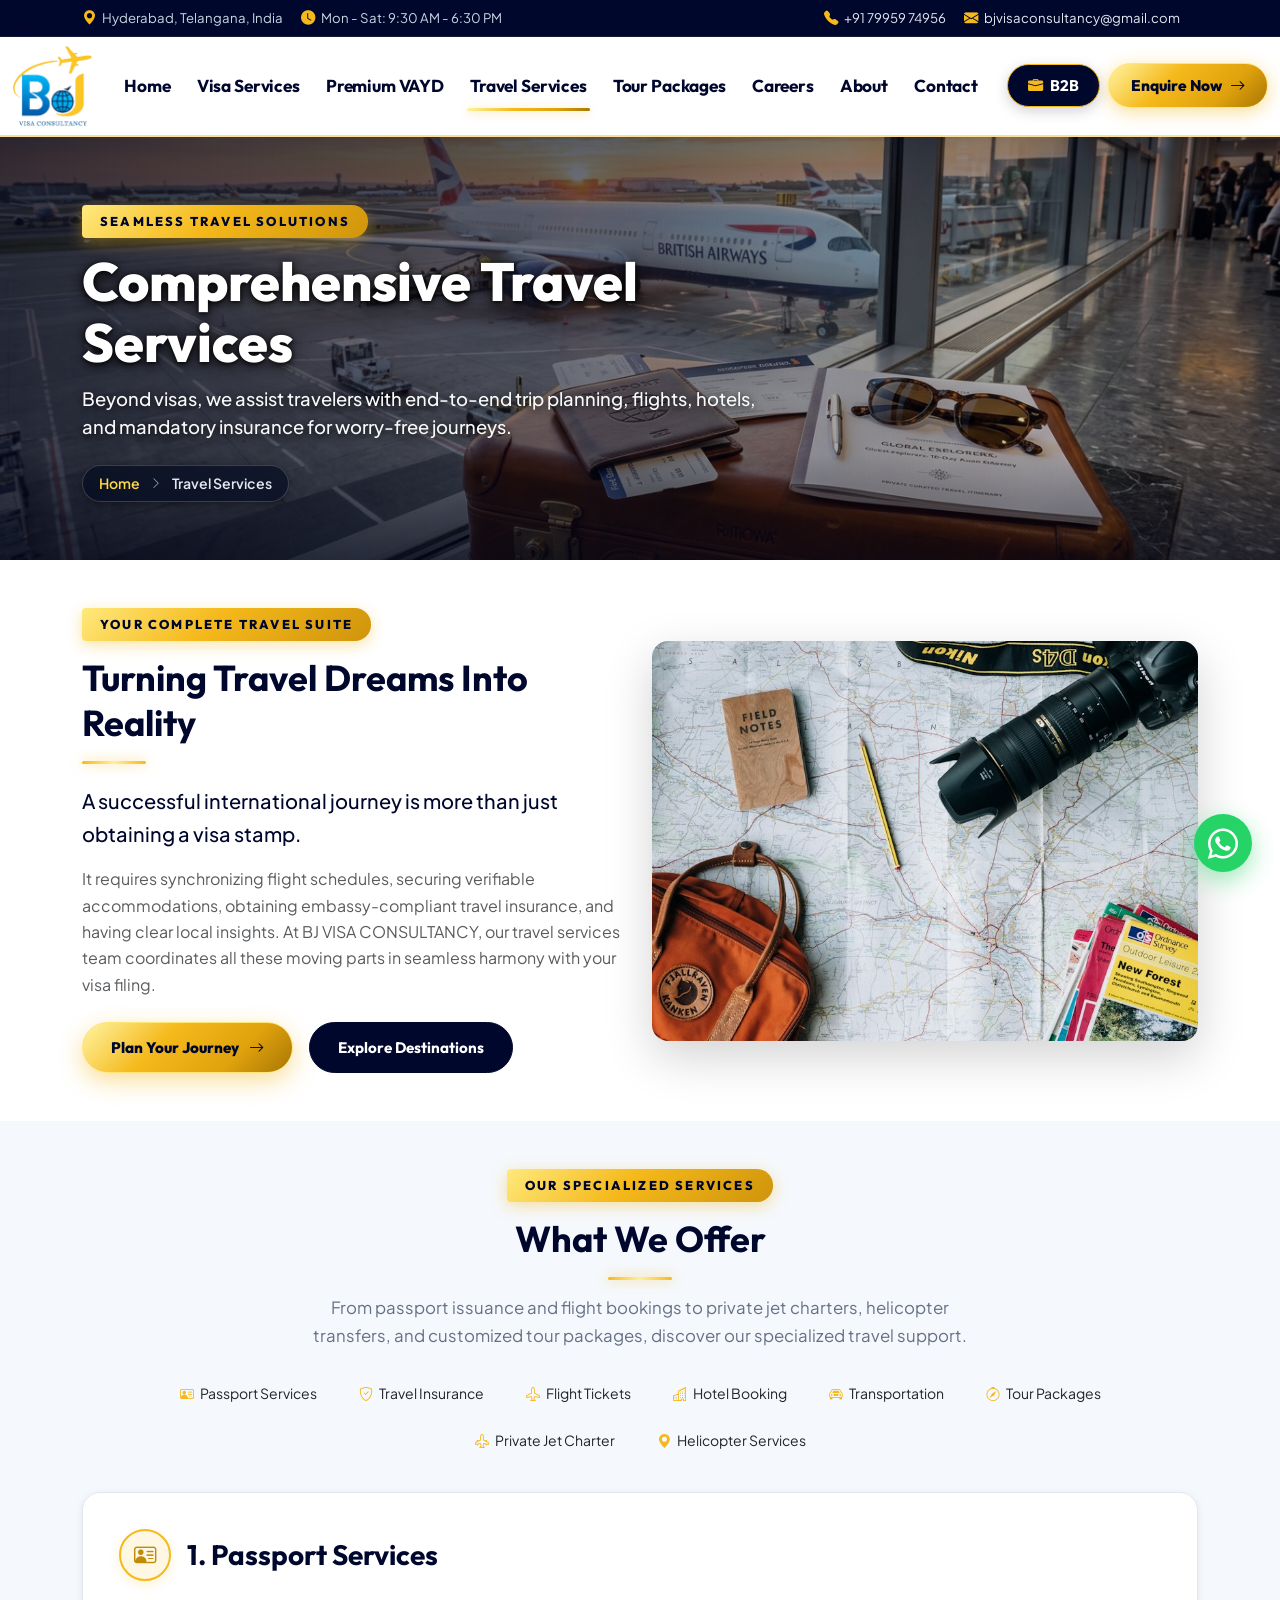
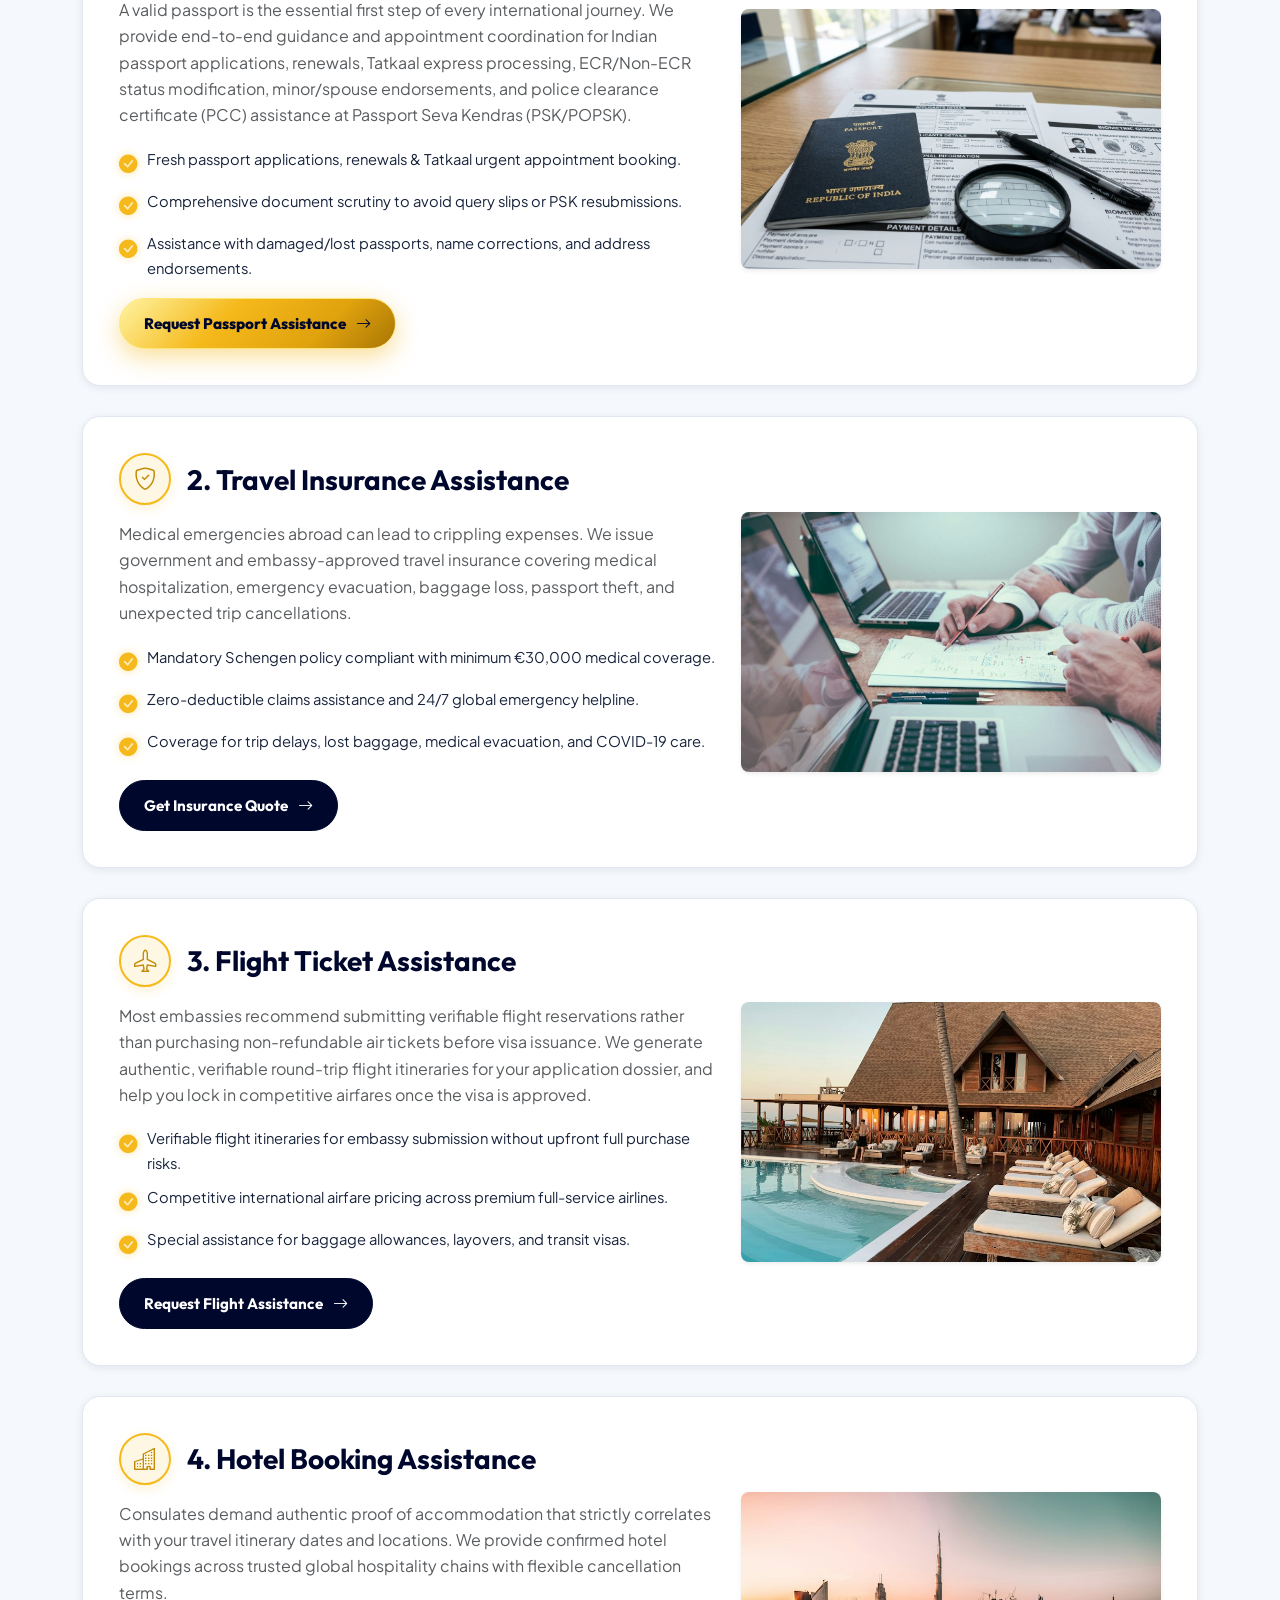
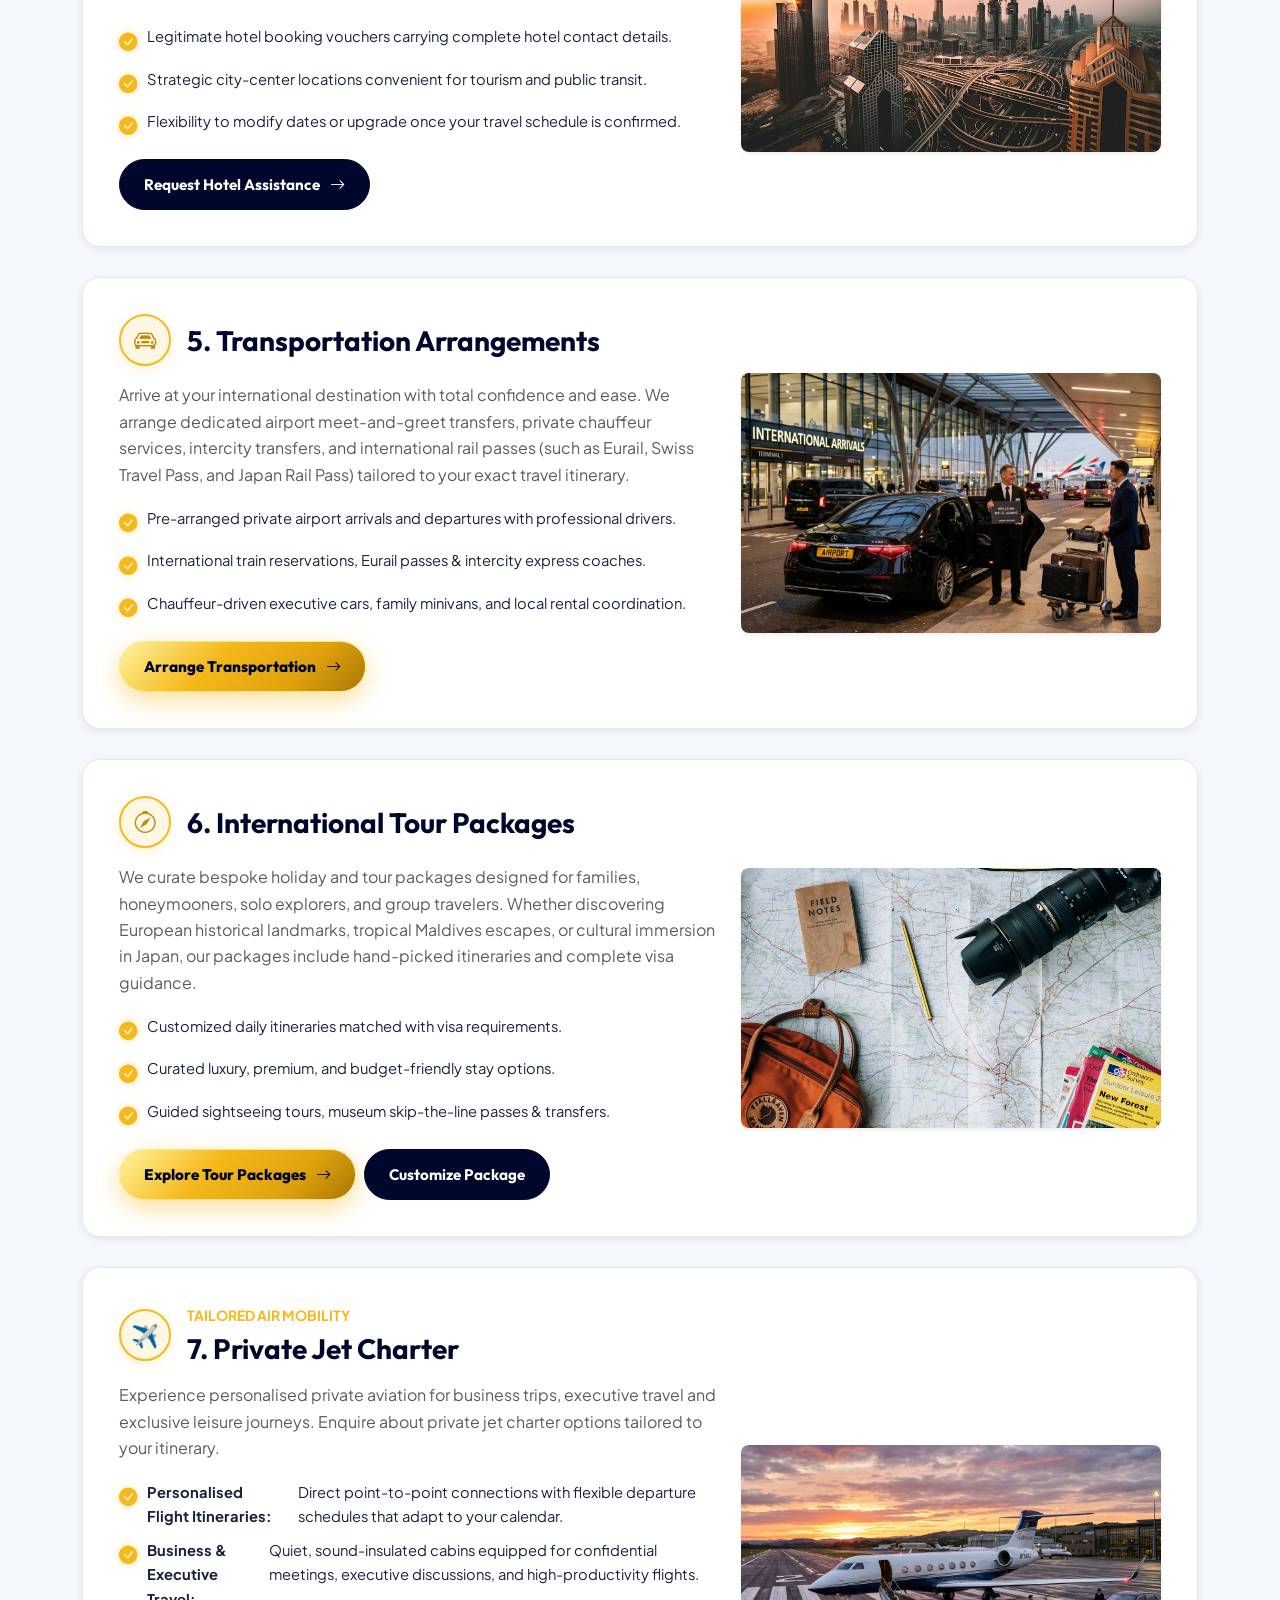
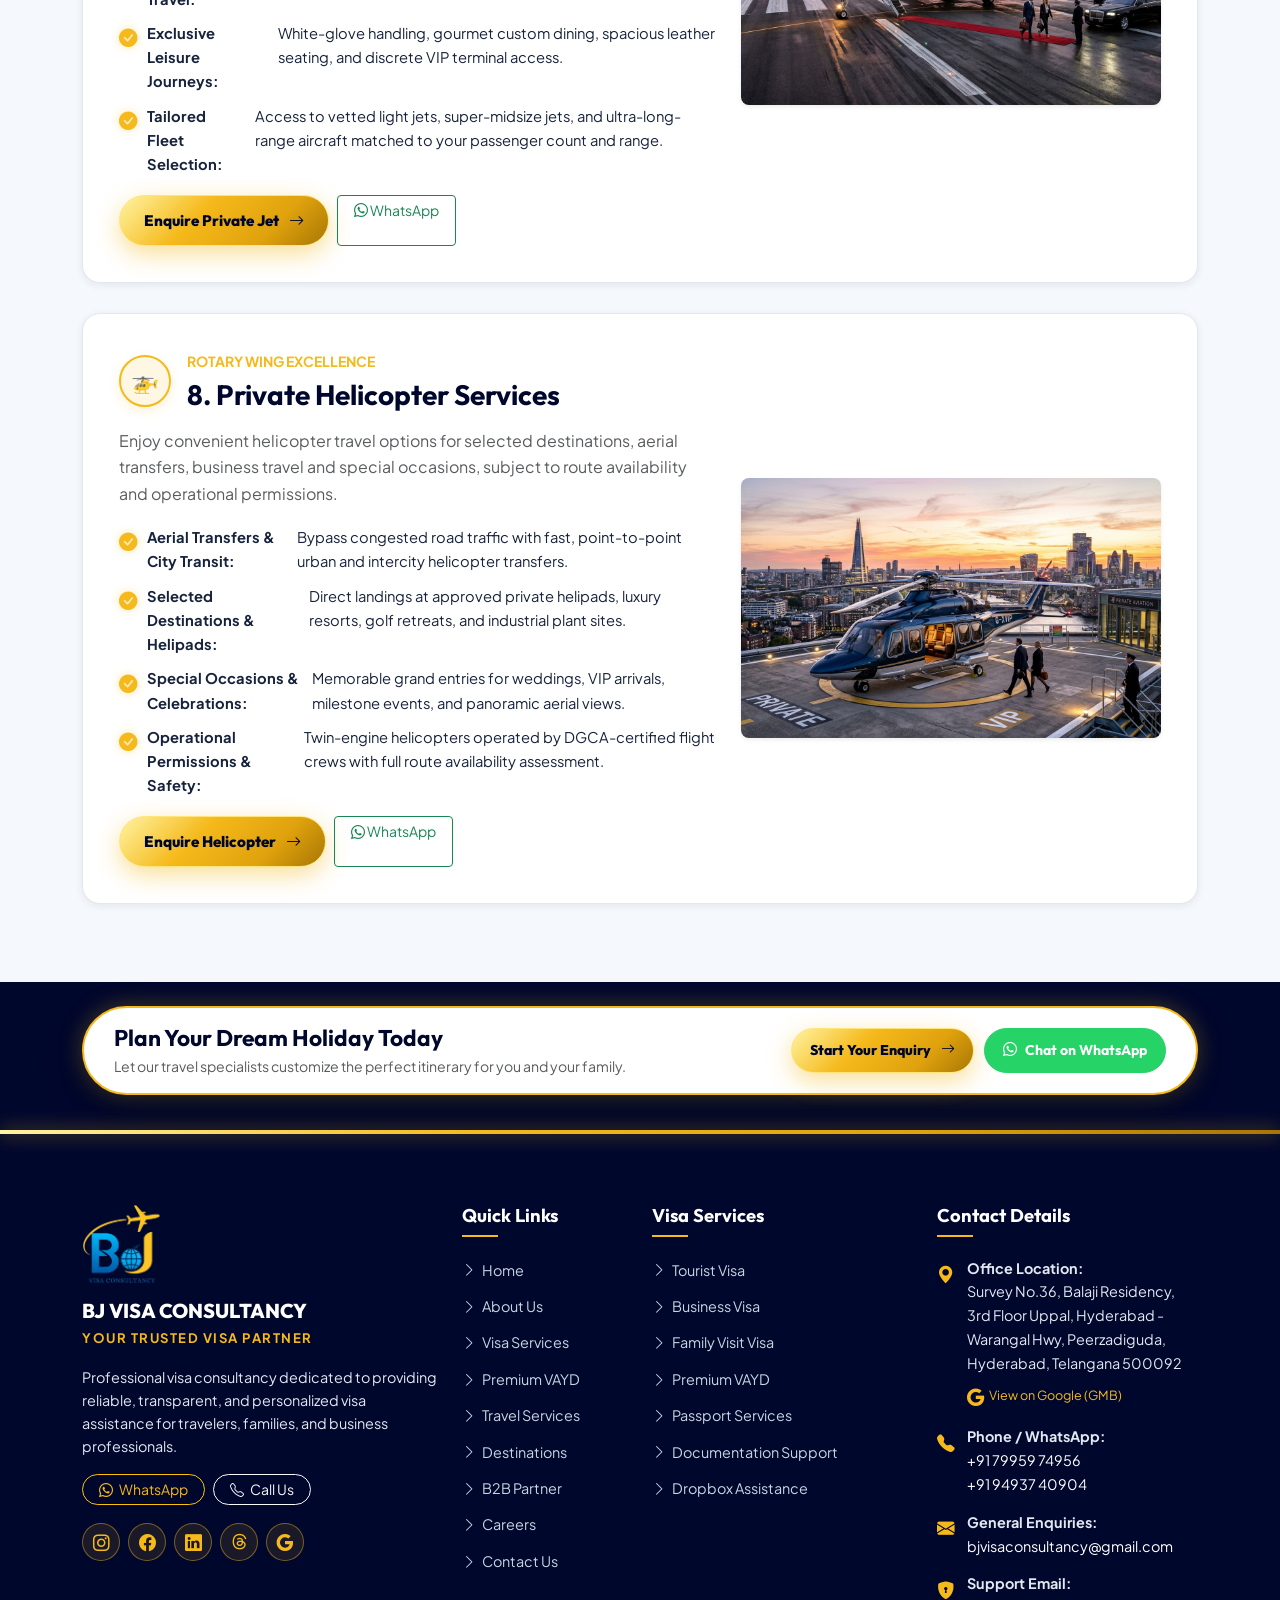
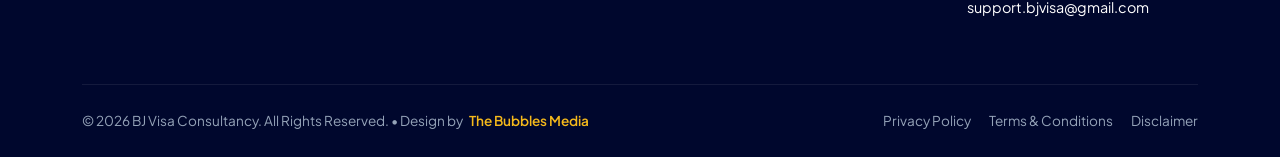
<file: travel-services.html>
<!DOCTYPE html>
<html lang="en">
<head>
  <meta charset="UTF-8">
  <meta name="viewport" content="width=device-width, initial-scale=1.0">
  <title>Travel Services | BJ Visa Consultancy | Flight, Hotel &amp; Tour Assistance</title>
  <meta name="description" content="Complete travel assistance by BJ Visa Consultancy: International Tour Packages, Travel Insurance, Air Ticketing, Hotel Reservations, and Travel Planning Guidance in Hyderabad.">
  <meta name="keywords" content="International Travel Packages, Travel Insurance Hyderabad, Flight Ticket Assistance, Hotel Reservation for Visa, Travel Planning Support">

  <!-- Open Graph -->
  <meta property="og:type" content="website">
  <meta property="og:title" content="Travel Services | BJ Visa Consultancy">
  <meta property="og:description" content="Turning your travel dreams into reality with comprehensive end-to-end travel support.">
  <meta property="og:image" content="images/services/flights-hotels.jpg">

  <!-- Favicon -->
  <link rel="icon" type="image/png" href="images/logo.png">

  <!-- Google Fonts -->
  <link rel="preconnect" href="https://fonts.googleapis.com">
  <link rel="preconnect" href="https://fonts.gstatic.com" crossorigin>
  <link href="https://fonts.googleapis.com/css2?family=Cinzel:wght@700;800&family=Outfit:wght@400;500;600;700;800&family=Plus+Jakarta+Sans:wght@400;500;600;700&display=swap" rel="stylesheet">

  <!-- Bootstrap 5 CSS -->
  <link href="https://cdn.jsdelivr.net/npm/bootstrap@5.3.3/dist/css/bootstrap.min.css" rel="stylesheet">
    <!-- Bootstrap Icons & Font Awesome -->
  <link rel="stylesheet" href="https://cdn.jsdelivr.net/npm/bootstrap-icons@1.11.3/font/bootstrap-icons.min.css">
  <link rel="stylesheet" href="https://cdnjs.cloudflare.com/ajax/libs/font-awesome/6.5.1/css/all.min.css">
  <link rel="stylesheet" href="css/style.css">
</head>
<body>

  <!-- Top Utility Bar -->
  <div class="top-bar">
    <div class="container d-flex justify-content-between align-items-center">
      <div class="d-flex align-items-center flex-wrap">
        <span class="top-bar-item"><i class="bi bi-geo-alt-fill"></i> Hyderabad, Telangana, India</span>
        <span class="top-bar-item"><i class="bi bi-clock-fill"></i> Mon - Sat: 9:30 AM - 6:30 PM</span>
      </div>
      <div class="d-flex align-items-center">
        <a href="tel:+917995974956" class="top-bar-item"><i class="bi bi-telephone-fill"></i> +91 79959 74956</a>
        <a href="mailto:bjvisaconsultancy@gmail.com" class="top-bar-item d-none d-md-inline-flex"><i class="bi bi-envelope-fill"></i> bjvisaconsultancy@gmail.com</a>
      </div>
    </div>
  </div>

  <!-- Navbar -->
  <nav class="navbar navbar-expand-lg navbar-bj sticky-top">
    <div class="container">
      <a class="navbar-brand" href="index.html">
        <img src="images/logo.png" alt="BJ Visa Consultancy" class="brand-logo-img">
      </a>
      <!-- Right Header Actions on Mobile (B2B Button + Toggler) -->
      <div class="navbar-mobile-actions d-flex align-items-center gap-2 d-lg-none">
        <a href="b2b.html" class="btn-nav-b2b btn-nav-b2b-header">
          <i class="bi bi-briefcase-fill"></i> B2B
        </a>
        <button class="navbar-toggler" type="button" data-bs-toggle="collapse" data-bs-target="#navbarContent" aria-controls="navbarContent" aria-expanded="false" aria-label="Toggle navigation">
        <span class="navbar-toggler-icon"></span>
      </button>
      </div>

      <div class="collapse navbar-collapse" id="navbarContent">
        <ul class="navbar-nav ms-auto mb-2 mb-lg-0 align-items-lg-center">
          <li class="nav-item"><a class="nav-link" href="index.html">Home</a></li>
          <li class="nav-item"><a class="nav-link" href="visa-services.html">Visa Services</a></li>
          <li class="nav-item"><a class="nav-link" href="premium-vayd.html">Premium VAYD</a></li>
          <li class="nav-item"><a class="nav-link active" href="travel-services.html">Travel Services</a></li>
          <li class="nav-item"><a class="nav-link" href="destinations.html">Tour Packages</a></li>
          <li class="nav-item"><a class="nav-link" href="careers.html">Careers</a></li>
          <li class="nav-item"><a class="nav-link" href="about.html">About</a></li>
          <li class="nav-item"><a class="nav-link" href="contact.html">Contact</a></li>
        </ul>
        <div class="nav-cta-group ms-lg-3 mt-3 mt-lg-0 d-flex flex-column flex-sm-row flex-lg-row align-items-stretch align-items-lg-center gap-2">
          <a href="b2b.html" class="btn-nav-b2b d-none d-lg-inline-flex">
            <i class="bi bi-briefcase-fill"></i> B2B
          </a>
          <button class="btn-nav-enquire" data-bs-toggle="modal" data-bs-target="#enquiryModal">
            Enquire Now <i class="bi bi-arrow-right"></i>
          </button>
        </div>
      </div>
    </div>
  </nav>

  <!-- Page Banner -->
  <header class="page-hero-banner hero-travel-services">
    <div class="container position-relative">
      <div class="row">
        <div class="col-lg-8">
          <div class="section-eyebrow section-eyebrow-light">SEAMLESS TRAVEL SOLUTIONS</div>
          <h1 class="page-hero-title">Comprehensive Travel Services</h1>
          <p class="lead text-light opacity-90 mb-3">
            Beyond visas, we assist travelers with end-to-end trip planning, flights, hotels, and mandatory insurance for worry-free journeys.
          </p>
          <div class="page-hero-breadcrumb">
            <a href="index.html">Home</a>
            <i class="bi bi-chevron-right"></i>
            <span>Travel Services</span>
          </div>
        </div>
      </div>
    </div>
  </header>

  <!-- Introduction Strip -->
  <section class="section-padding bg-white">
    <div class="container">
      <div class="row align-items-center g-5">
        <div class="col-lg-6">
          <div class="section-eyebrow">YOUR COMPLETE TRAVEL SUITE</div>
          <h2 class="section-title">Turning Travel Dreams Into Reality</h2>
          <div class="gold-divider"></div>
          <p class="lead text-navy fw-medium">
            A successful international journey is more than just obtaining a visa stamp.
          </p>
          <p class="text-muted">
            It requires synchronizing flight schedules, securing verifiable accommodations, obtaining embassy-compliant travel insurance, and having clear local insights. At BJ VISA CONSULTANCY, our travel services team coordinates all these moving parts in seamless harmony with your visa filing.
          </p>
          <div class="d-flex gap-3 mt-4">
            <button class="btn-gold" data-bs-toggle="modal" data-bs-target="#enquiryModal" data-visa-type="Travel Package">
              Plan Your Journey <i class="bi bi-arrow-right"></i>
            </button>
            <a href="destinations.html" class="btn-navy">
              Explore Destinations
            </a>
          </div>
        </div>
        <div class="col-lg-6">
          <img src="images/services/tour-packages.jpg" alt="International Travel Services" class="rounded-4 shadow-lg w-100" style="height: 400px; object-fit: cover;">
        </div>
      </div>
    </div>
  </section>

  <!-- Core Travel & Aviation Services -->
  <section class="section-padding bg-light-soft" id="private-aviation">
    <div class="container">
      <div class="text-center max-w-700 mx-auto mb-4">
        <div class="section-eyebrow">OUR SPECIALIZED SERVICES</div>
        <h2 class="section-title">What We Offer</h2>
        <div class="gold-divider mx-auto"></div>
        <p class="section-subtitle">
          From passport issuance and flight bookings to private jet charters, helicopter transfers, and customized tour packages, discover our specialized travel support.
        </p>
      </div>

      <!-- Quick Anchor Navigation Pills -->
      <div class="d-flex flex-wrap justify-content-center gap-2 mb-5">
        <a href="#passport" class="btn btn-sm btn-outline-navy rounded-pill px-3 py-2">
          <i class="bi bi-person-vcard text-gold me-1"></i> Passport Services
        </a>
        <a href="#insurance" class="btn btn-sm btn-outline-navy rounded-pill px-3 py-2">
          <i class="bi bi-shield-check text-gold me-1"></i> Travel Insurance
        </a>
        <a href="#ticketing" class="btn btn-sm btn-outline-navy rounded-pill px-3 py-2">
          <i class="bi bi-airplane text-gold me-1"></i> Flight Tickets
        </a>
        <a href="#hotels" class="btn btn-sm btn-outline-navy rounded-pill px-3 py-2">
          <i class="bi bi-buildings text-gold me-1"></i> Hotel Booking
        </a>
        <a href="#transportation" class="btn btn-sm btn-outline-navy rounded-pill px-3 py-2">
          <i class="bi bi-car-front text-gold me-1"></i> Transportation
        </a>
        <a href="#packages" class="btn btn-sm btn-outline-navy rounded-pill px-3 py-2">
          <i class="bi bi-compass text-gold me-1"></i> Tour Packages
        </a>
        <a href="#private-jet" class="btn btn-sm btn-outline-navy rounded-pill px-3 py-2">
          <i class="bi bi-airplane-engines text-gold me-1"></i> Private Jet Charter
        </a>
        <a href="#private-helicopter" class="btn btn-sm btn-outline-navy rounded-pill px-3 py-2">
          <i class="bi bi-geo-alt-fill text-gold me-1"></i> Helicopter Services
        </a>
      </div>

      <!-- Service 1: Passport Services -->
      <div class="service-detail-block" id="passport">
        <div class="row align-items-center g-4">
          <div class="col-lg-7">
            <div class="d-flex align-items-center gap-3 mb-3">
              <div class="service-strip-icon-box" style="width: 52px; height: 52px; font-size: 1.4rem;">
                <i class="bi bi-person-vcard"></i>
              </div>
              <h3 class="font-heading fw-bold mb-0 text-navy">1. Passport Services</h3>
            </div>
            <p class="text-muted">
              A valid passport is the essential first step of every international journey. We provide end-to-end guidance and appointment coordination for Indian passport applications, renewals, Tatkaal express processing, ECR/Non-ECR status modification, minor/spouse endorsements, and police clearance certificate (PCC) assistance at Passport Seva Kendras (PSK/POPSK).
            </p>
            <ul class="service-benefit-list">
              <li><i class="bi bi-check-circle-fill"></i> Fresh passport applications, renewals &amp; Tatkaal urgent appointment booking.</li>
              <li><i class="bi bi-check-circle-fill"></i> Comprehensive document scrutiny to avoid query slips or PSK resubmissions.</li>
              <li><i class="bi bi-check-circle-fill"></i> Assistance with damaged/lost passports, name corrections, and address endorsements.</li>
            </ul>
            <button class="btn-gold btn-sm px-4" data-bs-toggle="modal" data-bs-target="#enquiryModal" data-visa-type="Passport Services">
              Request Passport Assistance <i class="bi bi-arrow-right"></i>
            </button>
          </div>
          <div class="col-lg-5">
            <img src="images/services/passport-services.jpg" alt="Passport Services in Hyderabad" class="rounded-3 w-100 shadow-sm" style="height: 260px; object-fit: cover;">
          </div>
        </div>
      </div>

      <!-- Service 2: Travel Insurance Assistance -->
      <div class="service-detail-block" id="insurance">
        <div class="row align-items-center g-4">
          <div class="col-lg-7">
            <div class="d-flex align-items-center gap-3 mb-3">
              <div class="service-strip-icon-box" style="width: 52px; height: 52px; font-size: 1.4rem;">
                <i class="bi bi-shield-check"></i>
              </div>
              <h3 class="font-heading fw-bold mb-0 text-navy">2. Travel Insurance Assistance</h3>
            </div>
            <p class="text-muted">
              Medical emergencies abroad can lead to crippling expenses. We issue government and embassy-approved travel insurance covering medical hospitalization, emergency evacuation, baggage loss, passport theft, and unexpected trip cancellations.
            </p>
            <ul class="service-benefit-list">
              <li><i class="bi bi-check-circle-fill"></i> Mandatory Schengen policy compliant with minimum €30,000 medical coverage.</li>
              <li><i class="bi bi-check-circle-fill"></i> Zero-deductible claims assistance and 24/7 global emergency helpline.</li>
              <li><i class="bi bi-check-circle-fill"></i> Coverage for trip delays, lost baggage, medical evacuation, and COVID-19 care.</li>
            </ul>
            <button class="btn-navy btn-sm px-4" data-bs-toggle="modal" data-bs-target="#enquiryModal" data-visa-type="Travel Insurance">
              Get Insurance Quote <i class="bi bi-arrow-right"></i>
            </button>
          </div>
          <div class="col-lg-5">
            <img src="images/services/travel-insurance.jpg" alt="Overseas Travel Medical Insurance" class="rounded-3 w-100 shadow-sm" style="height: 260px; object-fit: cover;">
          </div>
        </div>
      </div>

      <!-- Service 3: Flight Ticket Assistance -->
      <div class="service-detail-block" id="ticketing">
        <div class="row align-items-center g-4">
          <div class="col-lg-7">
            <div class="d-flex align-items-center gap-3 mb-3">
              <div class="service-strip-icon-box" style="width: 52px; height: 52px; font-size: 1.4rem;">
                <i class="bi bi-airplane"></i>
              </div>
              <h3 class="font-heading fw-bold mb-0 text-navy">3. Flight Ticket Assistance</h3>
            </div>
            <p class="text-muted">
              Most embassies recommend submitting verifiable flight reservations rather than purchasing non-refundable air tickets before visa issuance. We generate authentic, verifiable round-trip flight itineraries for your application dossier, and help you lock in competitive airfares once the visa is approved.
            </p>
            <ul class="service-benefit-list">
              <li><i class="bi bi-check-circle-fill"></i> Verifiable flight itineraries for embassy submission without upfront full purchase risks.</li>
              <li><i class="bi bi-check-circle-fill"></i> Competitive international airfare pricing across premium full-service airlines.</li>
              <li><i class="bi bi-check-circle-fill"></i> Special assistance for baggage allowances, layovers, and transit visas.</li>
            </ul>
            <button class="btn-navy btn-sm px-4" data-bs-toggle="modal" data-bs-target="#enquiryModal" data-visa-type="Flight & Hotel">
              Request Flight Assistance <i class="bi bi-arrow-right"></i>
            </button>
          </div>
          <div class="col-lg-5">
            <img src="images/services/flights-hotels.jpg" alt="Flight and Air Ticketing Assistance" class="rounded-3 w-100 shadow-sm" style="height: 260px; object-fit: cover;">
          </div>
        </div>
      </div>

      <!-- Service 4: Hotel Booking Assistance -->
      <div class="service-detail-block" id="hotels">
        <div class="row align-items-center g-4">
          <div class="col-lg-7">
            <div class="d-flex align-items-center gap-3 mb-3">
              <div class="service-strip-icon-box" style="width: 52px; height: 52px; font-size: 1.4rem;">
                <i class="bi bi-buildings"></i>
              </div>
              <h3 class="font-heading fw-bold mb-0 text-navy">4. Hotel Booking Assistance</h3>
            </div>
            <p class="text-muted">
              Consulates demand authentic proof of accommodation that strictly correlates with your travel itinerary dates and locations. We provide confirmed hotel bookings across trusted global hospitality chains with flexible cancellation terms.
            </p>
            <ul class="service-benefit-list">
              <li><i class="bi bi-check-circle-fill"></i> Legitimate hotel booking vouchers carrying complete hotel contact details.</li>
              <li><i class="bi bi-check-circle-fill"></i> Strategic city-center locations convenient for tourism and public transit.</li>
              <li><i class="bi bi-check-circle-fill"></i> Flexibility to modify dates or upgrade once your travel schedule is confirmed.</li>
            </ul>
            <button class="btn-navy btn-sm px-4" data-bs-toggle="modal" data-bs-target="#enquiryModal" data-visa-type="Flight & Hotel">
              Request Hotel Assistance <i class="bi bi-arrow-right"></i>
            </button>
          </div>
          <div class="col-lg-5">
            <img src="images/destinations/dubai.jpg" alt="Hotel Reservation Assistance" class="rounded-3 w-100 shadow-sm" style="height: 260px; object-fit: cover;">
          </div>
        </div>
      </div>

      <!-- Service 5: Transportation Arrangements -->
      <div class="service-detail-block" id="transportation">
        <div class="row align-items-center g-4">
          <div class="col-lg-7">
            <div class="d-flex align-items-center gap-3 mb-3">
              <div class="service-strip-icon-box" style="width: 52px; height: 52px; font-size: 1.4rem;">
                <i class="bi bi-car-front"></i>
              </div>
              <h3 class="font-heading fw-bold mb-0 text-navy">5. Transportation Arrangements</h3>
            </div>
            <p class="text-muted">
              Arrive at your international destination with total confidence and ease. We arrange dedicated airport meet-and-greet transfers, private chauffeur services, intercity transfers, and international rail passes (such as Eurail, Swiss Travel Pass, and Japan Rail Pass) tailored to your exact travel itinerary.
            </p>
            <ul class="service-benefit-list">
              <li><i class="bi bi-check-circle-fill"></i> Pre-arranged private airport arrivals and departures with professional drivers.</li>
              <li><i class="bi bi-check-circle-fill"></i> International train reservations, Eurail passes &amp; intercity express coaches.</li>
              <li><i class="bi bi-check-circle-fill"></i> Chauffeur-driven executive cars, family minivans, and local rental coordination.</li>
            </ul>
            <button class="btn-gold btn-sm px-4" data-bs-toggle="modal" data-bs-target="#enquiryModal" data-visa-type="Transportation">
              Arrange Transportation <i class="bi bi-arrow-right"></i>
            </button>
          </div>
          <div class="col-lg-5">
            <img src="images/services/transportation.jpg" alt="International Airport Transfers and Transportation Arrangements" class="rounded-3 w-100 shadow-sm" style="height: 260px; object-fit: cover;">
          </div>
        </div>
      </div>

      <!-- Service 6: International Tour Packages -->
      <div class="service-detail-block" id="packages">
        <div class="row align-items-center g-4">
          <div class="col-lg-7">
            <div class="d-flex align-items-center gap-3 mb-3">
              <div class="service-strip-icon-box" style="width: 52px; height: 52px; font-size: 1.4rem;">
                <i class="bi bi-compass"></i>
              </div>
              <h3 class="font-heading fw-bold mb-0 text-navy">6. International Tour Packages</h3>
            </div>
            <p class="text-muted">
              We curate bespoke holiday and tour packages designed for families, honeymooners, solo explorers, and group travelers. Whether discovering European historical landmarks, tropical Maldives escapes, or cultural immersion in Japan, our packages include hand-picked itineraries and complete visa guidance.
            </p>
            <ul class="service-benefit-list">
              <li><i class="bi bi-check-circle-fill"></i> Customized daily itineraries matched with visa requirements.</li>
              <li><i class="bi bi-check-circle-fill"></i> Curated luxury, premium, and budget-friendly stay options.</li>
              <li><i class="bi bi-check-circle-fill"></i> Guided sightseeing tours, museum skip-the-line passes &amp; transfers.</li>
            </ul>
            <div class="d-flex flex-wrap gap-2">
              <a href="destinations.html" class="btn-gold btn-sm px-4">
                Explore Tour Packages <i class="bi bi-arrow-right"></i>
              </a>
              <button class="btn-navy btn-sm px-4" data-bs-toggle="modal" data-bs-target="#enquiryModal" data-visa-type="Tour Package">
                Customize Package
              </button>
            </div>
          </div>
          <div class="col-lg-5">
            <img src="images/services/tour-packages.jpg" alt="International Tour Packages" class="rounded-3 w-100 shadow-sm" style="height: 260px; object-fit: cover;">
          </div>
        </div>
      </div>

      <!-- Service 7: Private Jet Charter -->
      <div class="service-detail-block" id="private-jet">
        <div class="row align-items-center g-4">
          <div class="col-lg-7">
            <div class="d-flex align-items-center gap-3 mb-3">
              <div class="service-strip-icon-box" style="width: 52px; height: 52px; font-size: 1.4rem;">
                ✈️
              </div>
              <div>
                <span class="text-gold text-uppercase fw-bold small letter-spacing-1 d-block mb-1">Tailored Air Mobility</span>
                <h3 class="font-heading fw-bold mb-0 text-navy">7. Private Jet Charter</h3>
              </div>
            </div>
            <p class="text-muted">
              Experience personalised private aviation for business trips, executive travel and exclusive leisure journeys. Enquire about private jet charter options tailored to your itinerary.
            </p>
            <ul class="service-benefit-list">
              <li><i class="bi bi-check-circle-fill"></i> <strong>Personalised Flight Itineraries:</strong> Direct point-to-point connections with flexible departure schedules that adapt to your calendar.</li>
              <li><i class="bi bi-check-circle-fill"></i> <strong>Business &amp; Executive Travel:</strong> Quiet, sound-insulated cabins equipped for confidential meetings, executive discussions, and high-productivity flights.</li>
              <li><i class="bi bi-check-circle-fill"></i> <strong>Exclusive Leisure Journeys:</strong> White-glove handling, gourmet custom dining, spacious leather seating, and discrete VIP terminal access.</li>
              <li><i class="bi bi-check-circle-fill"></i> <strong>Tailored Fleet Selection:</strong> Access to vetted light jets, super-midsize jets, and ultra-long-range aircraft matched to your passenger count and range.</li>
            </ul>
            <div class="d-flex flex-wrap gap-2">
              <button class="btn-gold btn-sm px-4" data-bs-toggle="modal" data-bs-target="#enquiryModal" data-visa-type="Private Jet Charter" data-destination="Private Jet Charter" data-message="I am interested in Private Jet Charter. Please share tailored charter options for my travel itinerary.">
                Enquire Private Jet <i class="bi bi-arrow-right"></i>
              </button>
              <a href="https://wa.me/917995974956?text=Hi%20BJ%20Visa%20Consultancy,%20I%20would%20like%20to%20enquire%20about%20Private%20Jet%20Charter%20options%20for%20my%20itinerary." target="_blank" rel="noopener noreferrer" class="btn btn-outline-success btn-sm px-3">
                <i class="bi bi-whatsapp"></i> WhatsApp
              </a>
            </div>
          </div>
          <div class="col-lg-5">
            <img src="images/services/private-jet-charter.jpg" alt="Luxury Private Jet Charter VIP Executive Travel" class="rounded-3 w-100 shadow-sm" style="height: 260px; object-fit: cover;">
          </div>
        </div>
      </div>

      <!-- Service 8: Private Helicopter Services -->
      <div class="service-detail-block" id="private-helicopter">
        <div class="row align-items-center g-4">
          <div class="col-lg-7">
            <div class="d-flex align-items-center gap-3 mb-3">
              <div class="service-strip-icon-box" style="width: 52px; height: 52px; font-size: 1.4rem;">
                🚁
              </div>
              <div>
                <span class="text-gold text-uppercase fw-bold small letter-spacing-1 d-block mb-1">Rotary Wing Excellence</span>
                <h3 class="font-heading fw-bold mb-0 text-navy">8. Private Helicopter Services</h3>
              </div>
            </div>
            <p class="text-muted">
              Enjoy convenient helicopter travel options for selected destinations, aerial transfers, business travel and special occasions, subject to route availability and operational permissions.
            </p>
            <ul class="service-benefit-list">
              <li><i class="bi bi-check-circle-fill"></i> <strong>Aerial Transfers &amp; City Transit:</strong> Bypass congested road traffic with fast, point-to-point urban and intercity helicopter transfers.</li>
              <li><i class="bi bi-check-circle-fill"></i> <strong>Selected Destinations &amp; Helipads:</strong> Direct landings at approved private helipads, luxury resorts, golf retreats, and industrial plant sites.</li>
              <li><i class="bi bi-check-circle-fill"></i> <strong>Special Occasions &amp; Celebrations:</strong> Memorable grand entries for weddings, VIP arrivals, milestone events, and panoramic aerial views.</li>
              <li><i class="bi bi-check-circle-fill"></i> <strong>Operational Permissions &amp; Safety:</strong> Twin-engine helicopters operated by DGCA-certified flight crews with full route availability assessment.</li>
            </ul>
            <div class="d-flex flex-wrap gap-2">
              <button class="btn-gold btn-sm px-4" data-bs-toggle="modal" data-bs-target="#enquiryModal" data-visa-type="Private Helicopter Services" data-destination="Private Helicopter Services" data-message="I am interested in Private Helicopter Services. Please share route availability and charter options.">
                Enquire Helicopter <i class="bi bi-arrow-right"></i>
              </button>
              <a href="https://wa.me/917995974956?text=Hi%20BJ%20Visa%20Consultancy,%20I%20would%20like%20to%20enquire%20about%20Private%20Helicopter%20Services%20and%20route%20availability." target="_blank" rel="noopener noreferrer" class="btn btn-outline-success btn-sm px-3">
                <i class="bi bi-whatsapp"></i> WhatsApp
              </a>
            </div>
          </div>
          <div class="col-lg-5">
            <img src="images/services/private-helicopter.jpg" alt="Private Helicopter Services VIP Aerial Transfers" class="rounded-3 w-100 shadow-sm" style="height: 260px; object-fit: cover;">
          </div>
        </div>
      </div>

    </div>
  </section>

  <!-- Ready to Travel CTA Banner -->
  <section class="ready-cta-section">
    <div class="container">
      <div class="ready-cta-box d-flex flex-column flex-lg-row align-items-center justify-content-between gap-4">
        <div>
          <h3 class="font-heading fw-bold text-navy mb-1">Plan Your Dream Holiday Today</h3>
          <p class="text-muted mb-0">Let our travel specialists customize the perfect itinerary for you and your family.</p>
        </div>
        <div class="d-flex flex-wrap gap-3">
          <button class="btn-gold" data-bs-toggle="modal" data-bs-target="#enquiryModal">
            Start Your Enquiry <i class="bi bi-arrow-right"></i>
          </button>
          <a href="https://wa.me/917995974956?text=Hi%20BJ%20Visa%20Consultancy,%20I%20would%20like%20to%20plan%20an%20international%20holiday%20package" target="_blank" rel="noopener noreferrer" class="btn-whatsapp">
            <i class="bi bi-whatsapp"></i> Chat on WhatsApp
          </a>
        </div>
      </div>
    </div>
  </section>

  <!-- Footer -->
  <footer class="footer-bj">
    <div class="container">
      <div class="row g-5">        <div class="col-lg-4 col-md-6">
          <img src="images/logo.png" alt="BJ Visa Consultancy" class="footer-logo-img">
          <h4 class="footer-brand-title">BJ VISA CONSULTANCY</h4>
          <div class="footer-brand-tagline">Your Trusted Visa Partner</div>
          <p class="footer-desc mb-3">
            Professional visa consultancy dedicated to providing reliable, transparent, and personalized visa assistance for travelers, families, and business professionals.
          </p>
          <div class="d-flex flex-wrap gap-2 mb-3">
            <a href="https://wa.me/917995974956" target="_blank" rel="noopener noreferrer" class="btn btn-sm btn-outline-warning text-gold rounded-pill px-3">
              <i class="bi bi-whatsapp me-1"></i> WhatsApp
            </a>
            <a href="tel:+917995974956" class="btn btn-sm btn-outline-light rounded-pill px-3">
              <i class="bi bi-telephone me-1"></i> Call Us
            </a>
          </div>
          <!-- Social Media Icons -->
          <div class="footer-social-links d-flex flex-wrap gap-2">
            <a href="https://www.instagram.com/bj_visa_consultancy/" target="_blank" rel="noopener noreferrer" class="social-icon-btn" aria-label="Instagram" title="Instagram">
              <i class="bi bi-instagram"></i>
            </a>
            <a href="https://www.facebook.com/profile.php?id=61564656221085" target="_blank" rel="noopener noreferrer" class="social-icon-btn" aria-label="Facebook" title="Facebook">
              <i class="bi bi-facebook"></i>
            </a>
            <a href="https://www.linkedin.com/company/108454712/" target="_blank" rel="noopener noreferrer" class="social-icon-btn" aria-label="LinkedIn" title="LinkedIn">
              <i class="bi bi-linkedin"></i>
            </a>
            <a href="https://www.threads.com/@bj_visa_consultancy" target="_blank" rel="noopener noreferrer" class="social-icon-btn" aria-label="Threads" title="Threads">
              <i class="fa-brands fa-threads"></i>
            </a>
            <a href="https://share.google/ky13hybeJLBPz149o" target="_blank" rel="noopener noreferrer" class="social-icon-btn" aria-label="Google Business (GMB)" title="Google Business (GMB)">
              <i class="bi bi-google"></i>
            </a>
          </div>
        </div>
        <div class="col-lg-2 col-md-6 col-6">
          <h5 class="footer-heading">Quick Links</h5>
          <ul class="footer-links">
            <li><a href="index.html"><i class="bi bi-chevron-right"></i> Home</a></li>
            <li><a href="about.html"><i class="bi bi-chevron-right"></i> About Us</a></li>
            <li><a href="visa-services.html"><i class="bi bi-chevron-right"></i> Visa Services</a></li>
            <li><a href="premium-vayd.html"><i class="bi bi-chevron-right"></i> Premium VAYD</a></li>
            <li><a href="travel-services.html"><i class="bi bi-chevron-right"></i> Travel Services</a></li>
            <li><a href="destinations.html"><i class="bi bi-chevron-right"></i> Destinations</a></li>
            <li><a href="b2b.html"><i class="bi bi-chevron-right"></i> B2B Partner</a></li>
            <li><a href="careers.html"><i class="bi bi-chevron-right"></i> Careers</a></li>
            <li><a href="contact.html"><i class="bi bi-chevron-right"></i> Contact Us</a></li>
          </ul>
        </div>

        <div class="col-lg-3 col-md-6 col-6">
          <h5 class="footer-heading">Visa Services</h5>
          <ul class="footer-links">
            <li><a href="visa-services.html#tourist"><i class="bi bi-chevron-right"></i> Tourist Visa</a></li>
            <li><a href="visa-services.html#business"><i class="bi bi-chevron-right"></i> Business Visa</a></li>
            <li><a href="visa-services.html#family"><i class="bi bi-chevron-right"></i> Family Visit Visa</a></li>
            <li><a href="premium-vayd.html"><i class="bi bi-chevron-right"></i> Premium VAYD</a></li>
            <li><a href="visa-services.html#passport"><i class="bi bi-chevron-right"></i> Passport Services</a></li>
            <li><a href="visa-services.html#documentation"><i class="bi bi-chevron-right"></i> Documentation Support</a></li>
            <li><a href="visa-services.html#dropbox"><i class="bi bi-chevron-right"></i> Dropbox Assistance</a></li>
          </ul>
        </div>

        <div class="col-lg-3 col-md-6">
          <h5 class="footer-heading">Contact Details</h5>
          <div class="footer-contact-item">
            <i class="bi bi-geo-alt-fill"></i>
            <div>
              <strong>Office Location:</strong><br>
              Survey No.36, Balaji Residency, 3rd Floor Uppal, Hyderabad - Warangal Hwy, Peerzadiguda, Hyderabad, Telangana 500092<br>
              <a href="https://share.google/ky13hybeJLBPz149o" target="_blank" rel="noopener noreferrer" class="text-gold small d-inline-flex align-items-center gap-1 mt-1">
                <i class="bi bi-google"></i> View on Google (GMB)
              </a>
            </div>
          </div>
          <div class="footer-contact-item">
            <i class="bi bi-telephone-fill"></i>
            <div>
              <strong>Phone / WhatsApp:</strong><br>
              <a href="tel:+917995974956" class="d-block text-white">+91 79959 74956</a>
              <a href="tel:+919493740904" class="d-block text-white">+91 94937 40904</a>
            </div>
          </div>
          <div class="footer-contact-item">
            <i class="bi bi-envelope-fill"></i>
            <div>
              <strong>General Enquiries:</strong><br>
              <a href="mailto:bjvisaconsultancy@gmail.com" class="text-white text-break">bjvisaconsultancy@gmail.com</a>
            </div>
          </div>
          <div class="footer-contact-item">
            <i class="bi bi-shield-lock-fill"></i>
            <div>
              <strong>Support Email:</strong><br>
              <a href="mailto:support.bjvisa@gmail.com" class="text-white text-break">support.bjvisa@gmail.com</a>
            </div>
          </div>
        </div>
      </div>

      <div class="footer-bottom d-flex flex-column flex-md-row justify-content-between align-items-center">
        <div>
          &copy; <span class="current-year">2026</span> BJ Visa Consultancy. All Rights Reserved. &bull; Design by <a href="https://thebubblesmedia.com/" target="_blank" rel="noopener noreferrer" class="designer-credit-link">The Bubbles Media</a>
        </div>
        <div class="mt-2 mt-md-0 footer-legal-links">
          <a href="contact.html">Privacy Policy</a>
          <a href="contact.html">Terms &amp; Conditions</a>
          <a href="contact.html">Disclaimer</a>
        </div>
      </div>
    </div>
  </footer>

  <!-- Universal Modal -->
  <div class="modal fade" id="enquiryModal" tabindex="-1" aria-labelledby="enquiryModalLabel" aria-hidden="true">
    <div class="modal-dialog modal-dialog-centered modal-lg modal-dialog-scrollable">
      <div class="modal-content border-0 shadow-lg rounded-4 overflow-hidden">
        <div class="modal-header bg-navy text-white border-0 py-3 px-4 position-relative">
          <div class="gold-divider position-absolute top-0 start-0 end-0 m-0 w-100" style="height: 4px;"></div>
          <div>
            <h5 class="modal-title font-heading fw-bold" id="enquiryModalLabel">Request Travel Consultation</h5>
            <small class="text-warning">BJ Visa Consultancy • Your Trusted Partner</small>
          </div>
          <button type="button" class="btn-close btn-close-white" data-bs-dismiss="modal" aria-label="Close"></button>
        </div>
        <div class="modal-body p-4 bg-light">
          <form id="modalEnquiryForm" novalidate>
            <!-- 1. Full Name & 2. WhatsApp Number -->
            <div class="row g-2 mb-2">
              <div class="col-md-6">
                <div class="form-group-custom mb-0">
                  <i class="bi bi-person"></i>
                  <input type="text" class="form-control-custom" placeholder="Full Name *" required>
                </div>
              </div>
              <div class="col-md-6">
                <div class="form-group-custom mb-0">
                  <i class="bi bi-whatsapp"></i>
                  <input type="tel" class="form-control-custom" placeholder="WhatsApp Number *" required>
                </div>
              </div>
            </div>

            <!-- 3. Email Id & 4. Destination -->
            <div class="row g-2 mb-2">
              <div class="col-md-6">
                <div class="form-group-custom mb-0">
                  <i class="bi bi-envelope"></i>
                  <input type="email" class="form-control-custom" placeholder="Email Id *" required>
                </div>
              </div>
              <div class="col-md-6">
                <div class="form-group-custom mb-0">
                  <i class="bi bi-geo-alt"></i>
                  <input type="text" class="form-control-custom" id="modalCountry" placeholder="Destination *" required>
                </div>
              </div>
            </div>

            <!-- 5. Departure City & 11. Approximate Budget -->
            <div class="row g-2 mb-2">
              <div class="col-md-6">
                <div class="form-group-custom mb-0">
                  <i class="bi bi-building"></i>
                  <input type="text" class="form-control-custom" placeholder="Departure City (e.g. Hyderabad) *" required>
                </div>
              </div>
              <div class="col-md-6">
                <div class="form-group-custom mb-0">
                  <i class="bi bi-wallet2"></i>
                  <select class="form-select-custom" required>
                    <option value="" selected disabled>Approximate Budget *</option>
                    <option value="Under ₹50,000 / person">Under ₹50,000 / person</option>
                    <option value="₹50,000 - ₹1,00,000 / person">₹50,000 - ₹1,00,000 / person</option>
                    <option value="₹1,00,000 - ₹2,00,000 / person">₹1,00,000 - ₹2,00,000 / person</option>
                    <option value="₹2,00,000 - ₹3,50,000 / person">₹2,00,000 - ₹3,50,000 / person</option>
                    <option value="₹3,50,000+ / Luxury">₹3,50,000+ / Luxury</option>
                  </select>
                </div>
              </div>
            </div>

            <!-- 6. Preferred Travel Date & 7. Return Date -->
            <div class="row g-2 mb-2">
              <div class="col-md-6">
                <div class="form-group-custom mb-0">
                  <i class="bi bi-calendar-event"></i>
                  <input type="date" class="form-control-custom" placeholder="Preferred Travel Date" title="Preferred Travel Date" required>
                </div>
                <small class="text-muted ps-1" style="font-size: 0.72rem;">Preferred Travel Date *</small>
              </div>
              <div class="col-md-6">
                <div class="form-group-custom mb-0">
                  <i class="bi bi-calendar-check"></i>
                  <input type="date" class="form-control-custom" placeholder="Return Date" title="Return Date" required>
                </div>
                <small class="text-muted ps-1" style="font-size: 0.72rem;">Return Date *</small>
              </div>
            </div>

            <!-- 8. Number of Adults, 9. Number of Children & 10. Age of Children -->
            <div class="row g-2 mb-2">
              <div class="col-md-4">
                <div class="form-group-custom mb-0">
                  <i class="bi bi-people"></i>
                  <select class="form-select-custom" required>
                    <option value="" selected disabled>Number of Adults *</option>
                    <option value="1 Adult">1 Adult</option>
                    <option value="2 Adults">2 Adults</option>
                    <option value="3 Adults">3 Adults</option>
                    <option value="4 Adults">4 Adults</option>
                    <option value="5+ Adults">5+ Adults</option>
                  </select>
                </div>
              </div>
              <div class="col-md-4">
                <div class="form-group-custom mb-0">
                  <i class="bi bi-person"></i>
                  <select class="form-select-custom">
                    <option value="" selected disabled>Number of Children</option>
                    <option value="0 Children">0 Children</option>
                    <option value="1 Child">1 Child</option>
                    <option value="2 Children">2 Children</option>
                    <option value="3+ Children">3+ Children</option>
                  </select>
                </div>
              </div>
              <div class="col-md-4">
                <div class="form-group-custom mb-0">
                  <i class="bi bi-balloon"></i>
                  <input type="text" class="form-control-custom" placeholder="Age of Children (e.g. 5, 9 / NA)">
                </div>
              </div>
            </div>

            <!-- 12. Additional Requirements -->
            <div class="form-group-custom has-textarea mb-3">
              <i class="bi bi-chat-text"></i>
              <textarea class="form-control-custom" rows="2" placeholder="Additional Requirements (e.g. Visa Assistance, Flights, Hotel Preference, Premium VAYD)"></textarea>
            </div>

            <button type="submit" class="btn-gold w-100 py-2">
              Submit Enquiry <i class="bi bi-arrow-right"></i>
            </button>
            <p class="small text-muted text-center mt-2 mb-0">
              <i class="bi bi-shield-check text-gold"></i> We respect your privacy. Our specialists will reach out promptly.
            </p>
          </form>
        </div>
      </div>
    </div>
  </div>

  <a href="https://wa.me/917995974956?text=Hi%20BJ%20Visa%20Consultancy,%20I%20would%20like%20to%20enquire%20about%20travel%20services" target="_blank" rel="noopener noreferrer" class="floating-whatsapp" aria-label="Chat on WhatsApp">
    <i class="bi bi-whatsapp"></i>
  </a>
  <button id="backToTopBtn" class="back-to-top" aria-label="Back to Top"><i class="bi bi-chevron-up"></i></button>

  <script src="https://cdn.jsdelivr.net/npm/bootstrap@5.3.3/dist/js/bootstrap.bundle.min.js"></script>
  <script src="js/script.js"></script>
</body>
</html>
</file>
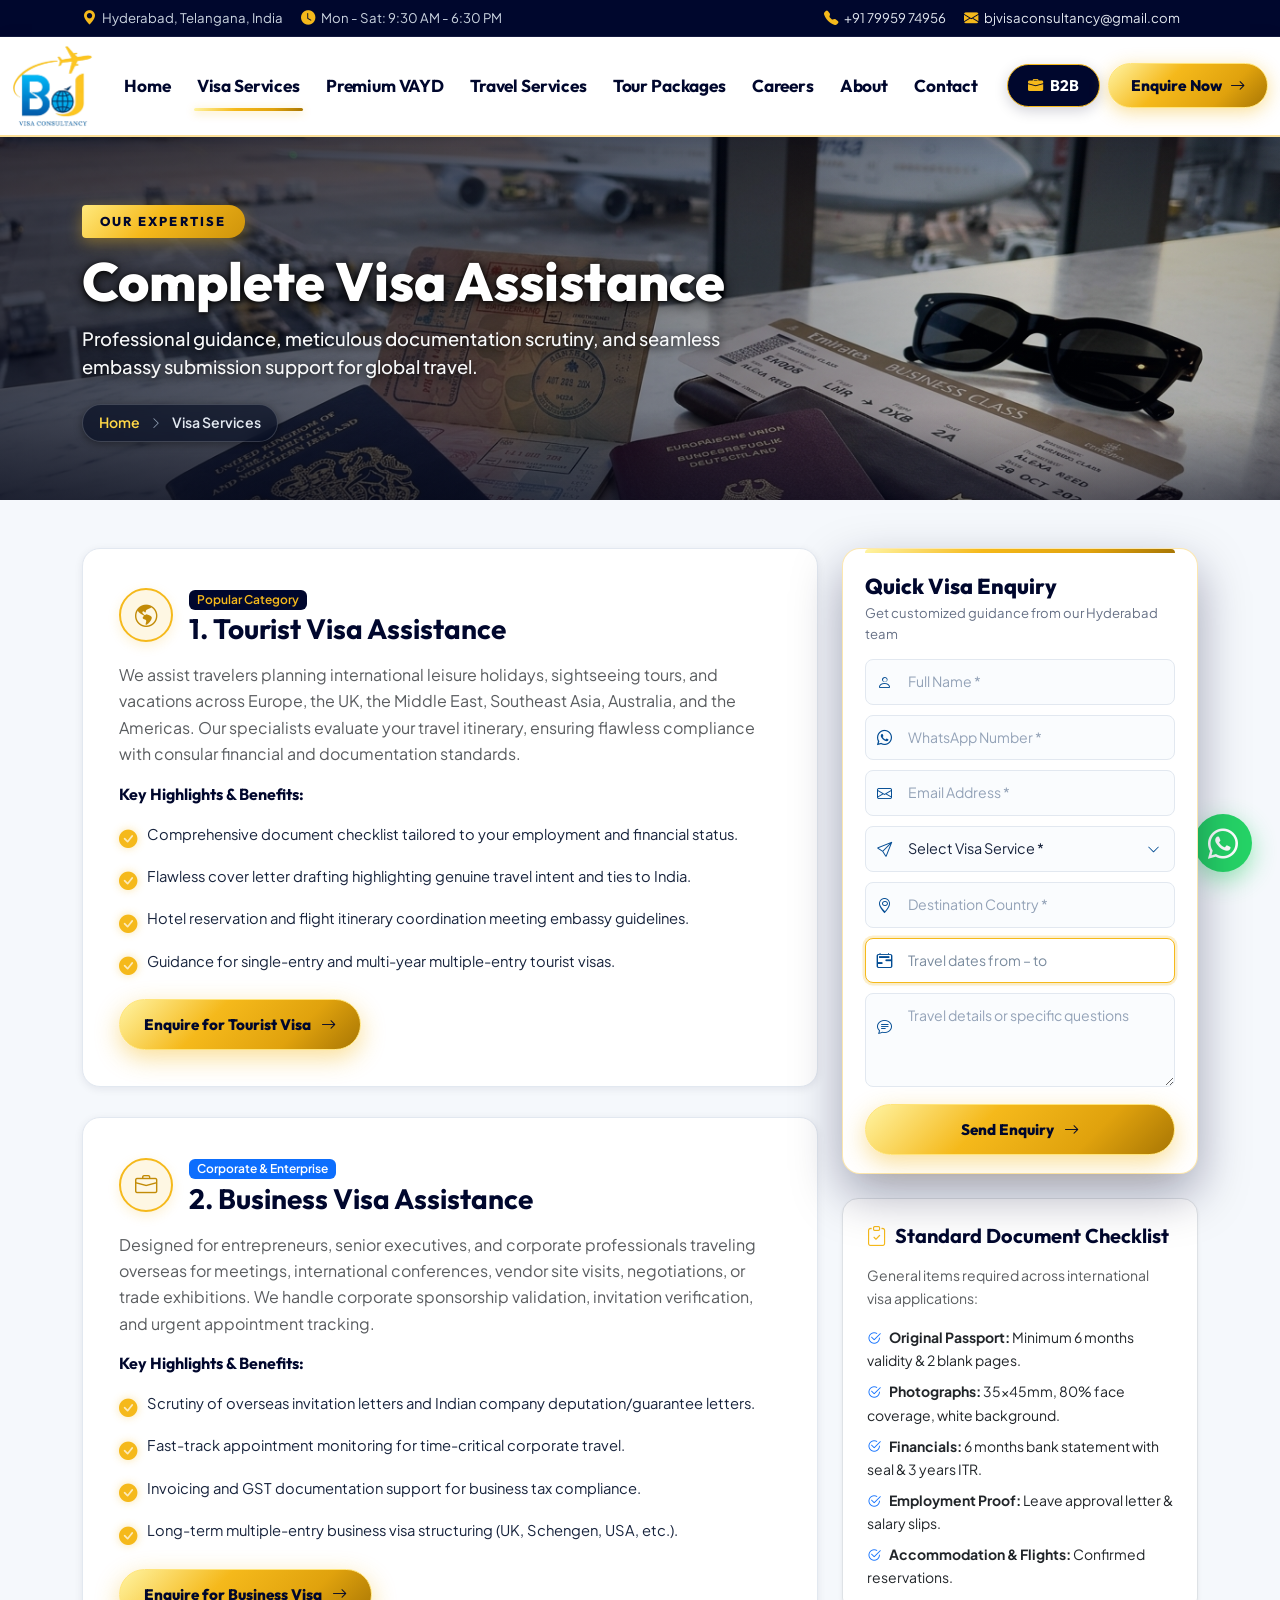
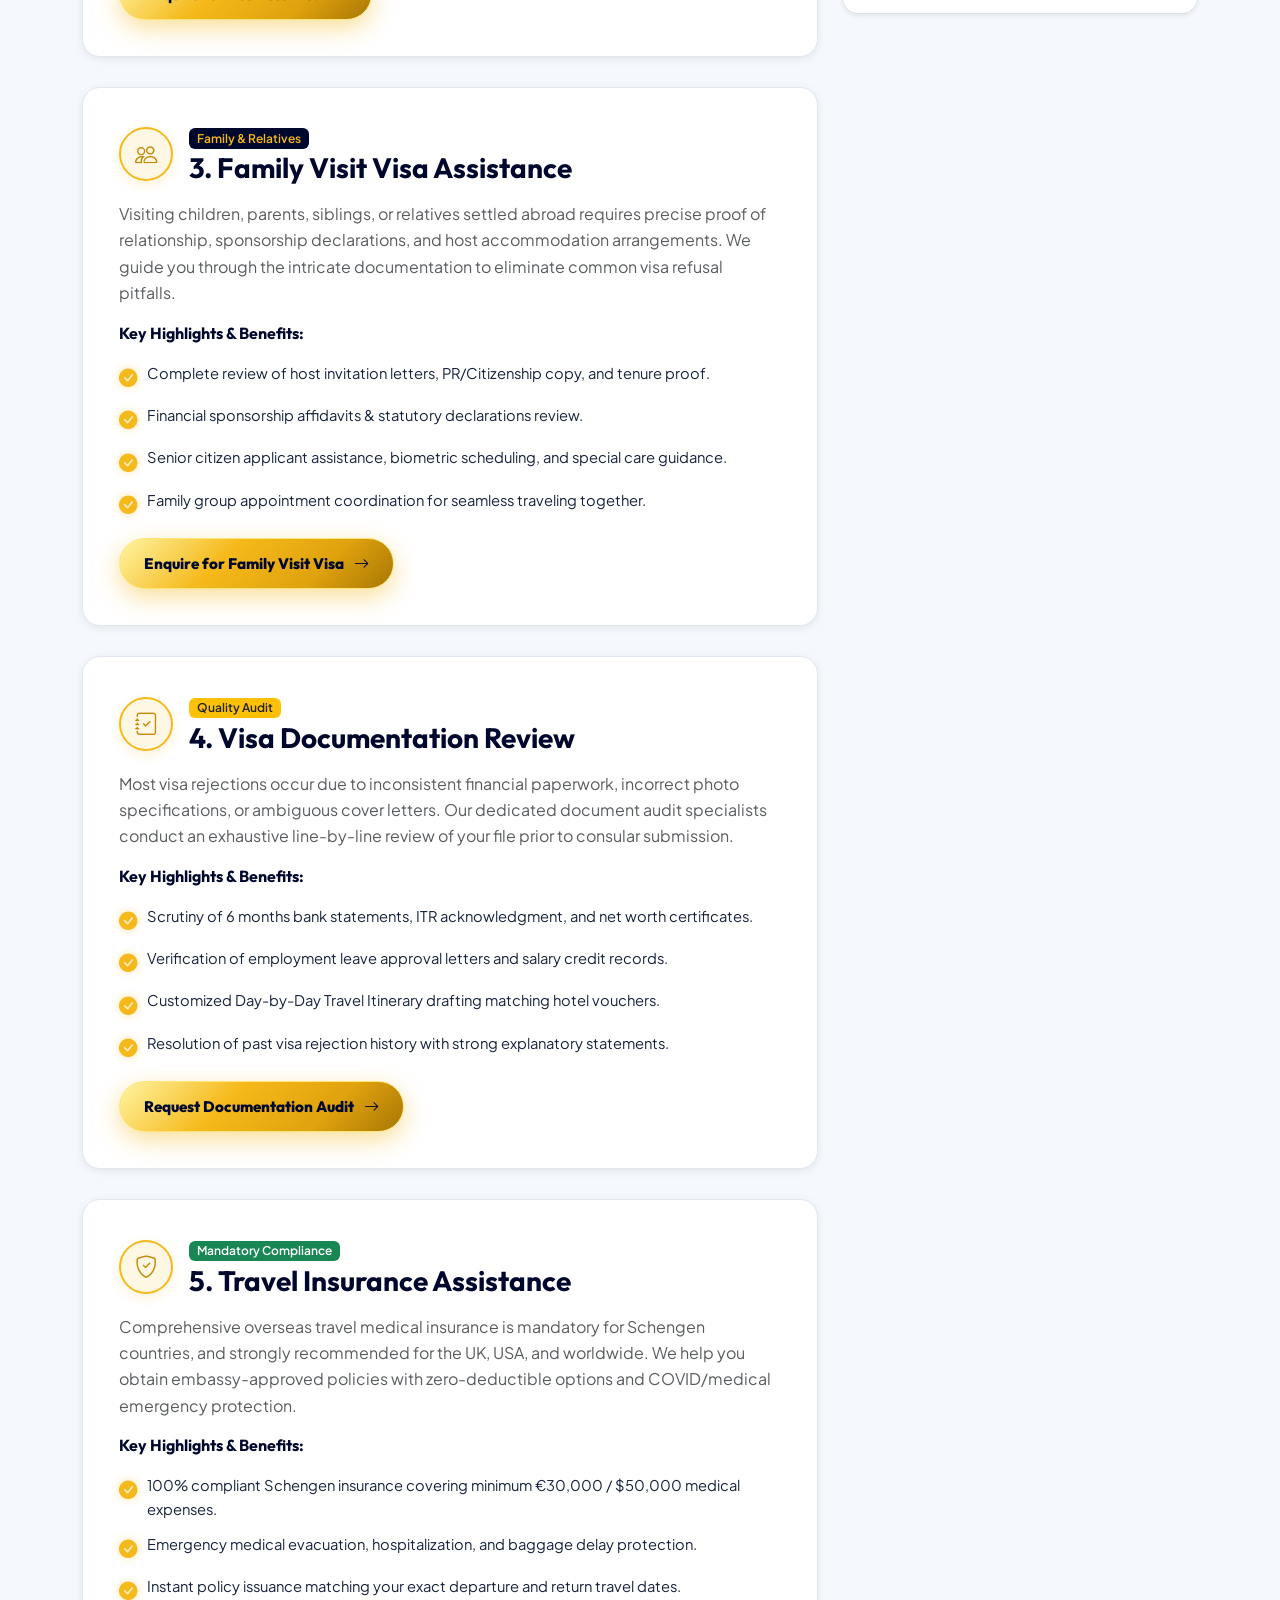
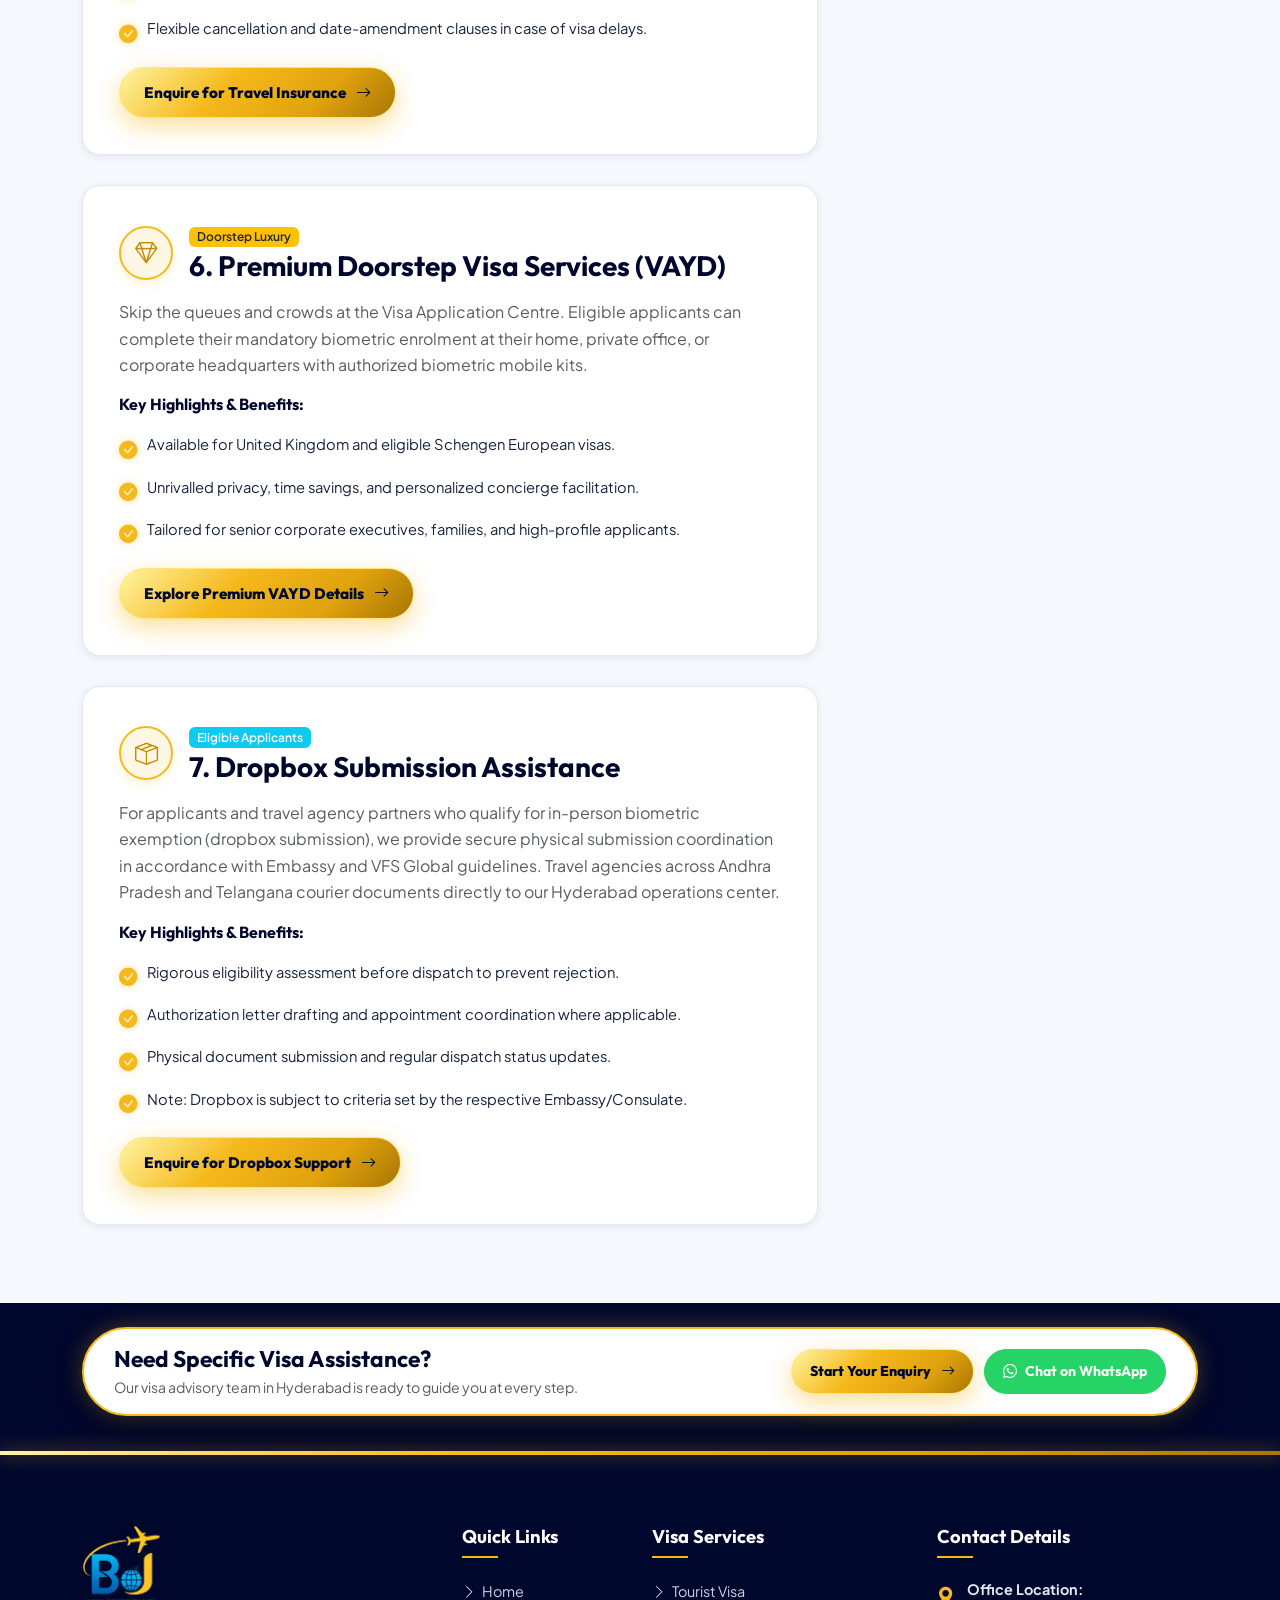
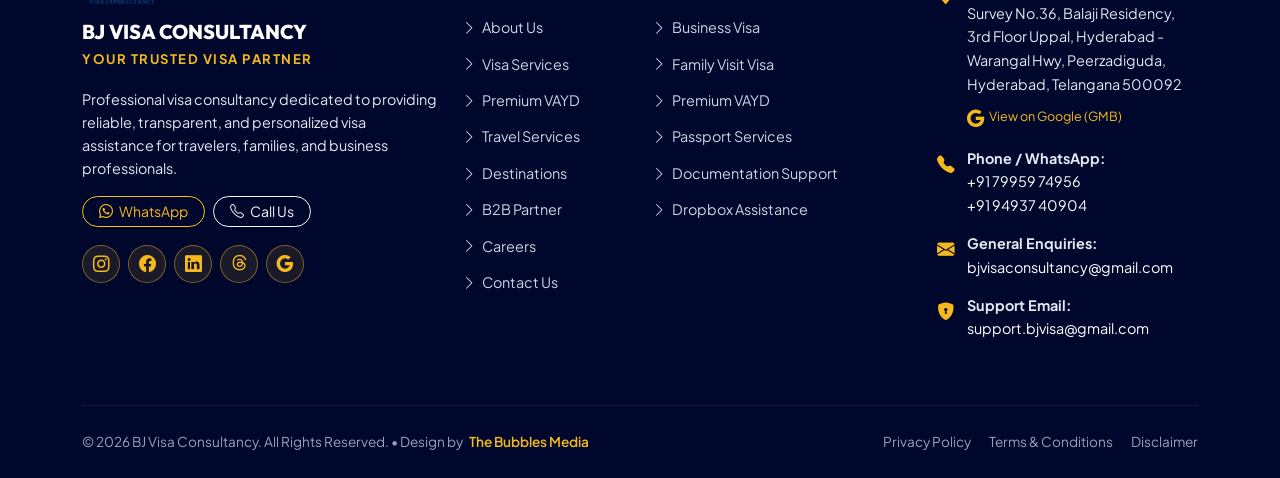
<file: visa-services.html>
<!DOCTYPE html>
<html lang="en">
<head>
  <meta charset="UTF-8">
  <meta name="viewport" content="width=device-width, initial-scale=1.0">
  <title>Visa Services | BJ Visa Consultancy | Comprehensive Visa Support</title>
  <meta name="description" content="Explore our complete range of visa services: Tourist Visa, Business Visa, Family Visit Visa, Dropbox, and Premium Doorstep Biometrics in Hyderabad.">
  <meta name="keywords" content="Tourist Visa Hyderabad, Business Visa, Family Visit Visa, Dropbox Submission, Visa Documentation Hyderabad">

  <!-- Open Graph -->
  <meta property="og:type" content="website">
  <meta property="og:title" content="Complete Visa Assistance | BJ Visa Consultancy">
  <meta property="og:description" content="Professional visa advisory, document scrutiny, and appointment support for countries worldwide.">
  <meta property="og:image" content="images/services/tourist-visa.jpg">

  <!-- Favicon -->
  <link rel="icon" type="image/png" href="images/logo.png">

  <!-- Google Fonts -->
  <link rel="preconnect" href="https://fonts.googleapis.com">
  <link rel="preconnect" href="https://fonts.gstatic.com" crossorigin>
  <link href="https://fonts.googleapis.com/css2?family=Cinzel:wght@700;800&family=Outfit:wght@400;500;600;700;800&family=Plus+Jakarta+Sans:wght@400;500;600;700&display=swap" rel="stylesheet">

  <!-- Bootstrap 5 CSS -->
  <link href="https://cdn.jsdelivr.net/npm/bootstrap@5.3.3/dist/css/bootstrap.min.css" rel="stylesheet">
    <!-- Bootstrap Icons & Font Awesome -->
  <link rel="stylesheet" href="https://cdn.jsdelivr.net/npm/bootstrap-icons@1.11.3/font/bootstrap-icons.min.css">
  <link rel="stylesheet" href="https://cdnjs.cloudflare.com/ajax/libs/font-awesome/6.5.1/css/all.min.css">
  <link rel="stylesheet" href="css/flatpickr.min.css">
  <link rel="stylesheet" href="css/style.css">
</head>
<body>

  <!-- Top Utility Bar -->
  <div class="top-bar">
    <div class="container d-flex justify-content-between align-items-center">
      <div class="d-flex align-items-center flex-wrap">
        <span class="top-bar-item"><i class="bi bi-geo-alt-fill"></i> Hyderabad, Telangana, India</span>
        <span class="top-bar-item"><i class="bi bi-clock-fill"></i> Mon - Sat: 9:30 AM - 6:30 PM</span>
      </div>
      <div class="d-flex align-items-center">
        <a href="tel:+917995974956" class="top-bar-item"><i class="bi bi-telephone-fill"></i> +91 79959 74956</a>
        <a href="mailto:bjvisaconsultancy@gmail.com" class="top-bar-item d-none d-md-inline-flex"><i class="bi bi-envelope-fill"></i> bjvisaconsultancy@gmail.com</a>
      </div>
    </div>
  </div>

  <!-- Navbar -->
  <nav class="navbar navbar-expand-lg navbar-bj sticky-top">
    <div class="container">
      <a class="navbar-brand" href="index.html">
        <img src="images/logo.png" alt="BJ Visa Consultancy" class="brand-logo-img">
      </a>
      <!-- Right Header Actions on Mobile (B2B Button + Toggler) -->
      <div class="navbar-mobile-actions d-flex align-items-center gap-2 d-lg-none">
        <a href="b2b.html" class="btn-nav-b2b btn-nav-b2b-header">
          <i class="bi bi-briefcase-fill"></i> B2B
        </a>
        <button class="navbar-toggler" type="button" data-bs-toggle="collapse" data-bs-target="#navbarContent" aria-controls="navbarContent" aria-expanded="false" aria-label="Toggle navigation">
        <span class="navbar-toggler-icon"></span>
      </button>
      </div>

      <div class="collapse navbar-collapse" id="navbarContent">
        <ul class="navbar-nav ms-auto mb-2 mb-lg-0 align-items-lg-center">
          <li class="nav-item"><a class="nav-link" href="index.html">Home</a></li>
          <li class="nav-item"><a class="nav-link active" href="visa-services.html">Visa Services</a></li>
          <li class="nav-item"><a class="nav-link" href="premium-vayd.html">Premium VAYD</a></li>
          <li class="nav-item"><a class="nav-link" href="travel-services.html">Travel Services</a></li>
          <li class="nav-item"><a class="nav-link" href="destinations.html">Tour Packages</a></li>
          <li class="nav-item"><a class="nav-link" href="careers.html">Careers</a></li>
          <li class="nav-item"><a class="nav-link" href="about.html">About</a></li>
          <li class="nav-item"><a class="nav-link" href="contact.html">Contact</a></li>
        </ul>
        <div class="nav-cta-group ms-lg-3 mt-3 mt-lg-0 d-flex flex-column flex-sm-row flex-lg-row align-items-stretch align-items-lg-center gap-2">
          <a href="b2b.html" class="btn-nav-b2b d-none d-lg-inline-flex">
            <i class="bi bi-briefcase-fill"></i> B2B
          </a>
          <button class="btn-nav-enquire" data-bs-toggle="modal" data-bs-target="#enquiryModal">
            Enquire Now <i class="bi bi-arrow-right"></i>
          </button>
        </div>
      </div>
    </div>
  </nav>

  <!-- Page Banner -->
  <header class="page-hero-banner hero-visa-services">
    <div class="container position-relative">
      <div class="row">
        <div class="col-lg-8">
          <div class="section-eyebrow section-eyebrow-light">OUR EXPERTISE</div>
          <h1 class="page-hero-title">Complete Visa Assistance</h1>
          <p class="lead text-light opacity-90 mb-3">
            Professional guidance, meticulous documentation scrutiny, and seamless embassy submission support for global travel.
          </p>
          <div class="page-hero-breadcrumb">
            <a href="index.html">Home</a>
            <i class="bi bi-chevron-right"></i>
            <span>Visa Services</span>
          </div>
        </div>
      </div>
    </div>
  </header>

  <!-- Main Content Layout with Sticky Right Sidebar Form -->
  <section class="section-padding bg-light-soft">
    <div class="container">
      <div class="row g-5">
        
        <!-- Left Column: Detailed Service Blocks -->
        <div class="col-lg-8">

          <!-- 1. Tourist Visa -->
          <div class="service-detail-block" id="tourist">
            <div class="d-flex align-items-center gap-3 mb-3">
              <div class="service-strip-icon-box" style="width: 54px; height: 54px; font-size: 1.4rem;">
                <i class="bi bi-globe-americas"></i>
              </div>
              <div>
                <span class="badge bg-navy text-gold fw-semibold">Popular Category</span>
                <h3 class="font-heading fw-bold mb-0 text-navy">1. Tourist Visa Assistance</h3>
              </div>
            </div>
            <p class="text-muted">
              We assist travelers planning international leisure holidays, sightseeing tours, and vacations across Europe, the UK, the Middle East, Southeast Asia, Australia, and the Americas. Our specialists evaluate your travel itinerary, ensuring flawless compliance with consular financial and documentation standards.
            </p>
            <h6 class="font-heading fw-bold text-navy mt-3">Key Highlights &amp; Benefits:</h6>
            <ul class="service-benefit-list">
              <li><i class="bi bi-check-circle-fill"></i> Comprehensive document checklist tailored to your employment and financial status.</li>
              <li><i class="bi bi-check-circle-fill"></i> Flawless cover letter drafting highlighting genuine travel intent and ties to India.</li>
              <li><i class="bi bi-check-circle-fill"></i> Hotel reservation and flight itinerary coordination meeting embassy guidelines.</li>
              <li><i class="bi bi-check-circle-fill"></i> Guidance for single-entry and multi-year multiple-entry tourist visas.</li>
            </ul>
            <button class="btn-gold btn-sm px-4" data-bs-toggle="modal" data-bs-target="#enquiryModal" data-visa-type="Tourist Visa">
              Enquire for Tourist Visa <i class="bi bi-arrow-right"></i>
            </button>
          </div>

          <!-- 2. Business Visa -->
          <div class="service-detail-block" id="business">
            <div class="d-flex align-items-center gap-3 mb-3">
              <div class="service-strip-icon-box" style="width: 54px; height: 54px; font-size: 1.4rem;">
                <i class="bi bi-briefcase"></i>
              </div>
              <div>
                <span class="badge bg-primary text-white fw-semibold">Corporate &amp; Enterprise</span>
                <h3 class="font-heading fw-bold mb-0 text-navy">2. Business Visa Assistance</h3>
              </div>
            </div>
            <p class="text-muted">
              Designed for entrepreneurs, senior executives, and corporate professionals traveling overseas for meetings, international conferences, vendor site visits, negotiations, or trade exhibitions. We handle corporate sponsorship validation, invitation verification, and urgent appointment tracking.
            </p>
            <h6 class="font-heading fw-bold text-navy mt-3">Key Highlights &amp; Benefits:</h6>
            <ul class="service-benefit-list">
              <li><i class="bi bi-check-circle-fill"></i> Scrutiny of overseas invitation letters and Indian company deputation/guarantee letters.</li>
              <li><i class="bi bi-check-circle-fill"></i> Fast-track appointment monitoring for time-critical corporate travel.</li>
              <li><i class="bi bi-check-circle-fill"></i> Invoicing and GST documentation support for business tax compliance.</li>
              <li><i class="bi bi-check-circle-fill"></i> Long-term multiple-entry business visa structuring (UK, Schengen, USA, etc.).</li>
            </ul>
            <button class="btn-gold btn-sm px-4" data-bs-toggle="modal" data-bs-target="#enquiryModal" data-visa-type="Business Visa">
              Enquire for Business Visa <i class="bi bi-arrow-right"></i>
            </button>
          </div>

          <!-- 3. Family Visit Visa -->
          <div class="service-detail-block" id="family">
            <div class="d-flex align-items-center gap-3 mb-3">
              <div class="service-strip-icon-box" style="width: 54px; height: 54px; font-size: 1.4rem;">
                <i class="bi bi-people"></i>
              </div>
              <div>
                <span class="badge bg-navy text-gold fw-semibold">Family &amp; Relatives</span>
                <h3 class="font-heading fw-bold mb-0 text-navy">3. Family Visit Visa Assistance</h3>
              </div>
            </div>
            <p class="text-muted">
              Visiting children, parents, siblings, or relatives settled abroad requires precise proof of relationship, sponsorship declarations, and host accommodation arrangements. We guide you through the intricate documentation to eliminate common visa refusal pitfalls.
            </p>
            <h6 class="font-heading fw-bold text-navy mt-3">Key Highlights &amp; Benefits:</h6>
            <ul class="service-benefit-list">
              <li><i class="bi bi-check-circle-fill"></i> Complete review of host invitation letters, PR/Citizenship copy, and tenure proof.</li>
              <li><i class="bi bi-check-circle-fill"></i> Financial sponsorship affidavits &amp; statutory declarations review.</li>
              <li><i class="bi bi-check-circle-fill"></i> Senior citizen applicant assistance, biometric scheduling, and special care guidance.</li>
              <li><i class="bi bi-check-circle-fill"></i> Family group appointment coordination for seamless traveling together.</li>
            </ul>
            <button class="btn-gold btn-sm px-4" data-bs-toggle="modal" data-bs-target="#enquiryModal" data-visa-type="Family Visit Visa">
              Enquire for Family Visit Visa <i class="bi bi-arrow-right"></i>
            </button>
          </div>

          <!-- 4. Visa Documentation Review -->
          <div class="service-detail-block" id="documentation">
            <div class="d-flex align-items-center gap-3 mb-3">
              <div class="service-strip-icon-box" style="width: 54px; height: 54px; font-size: 1.4rem;">
                <i class="bi bi-journal-check"></i>
              </div>
              <div>
                <span class="badge bg-warning text-dark fw-semibold">Quality Audit</span>
                <h3 class="font-heading fw-bold mb-0 text-navy">4. Visa Documentation Review</h3>
              </div>
            </div>
            <p class="text-muted">
              Most visa rejections occur due to inconsistent financial paperwork, incorrect photo specifications, or ambiguous cover letters. Our dedicated document audit specialists conduct an exhaustive line-by-line review of your file prior to consular submission.
            </p>
            <h6 class="font-heading fw-bold text-navy mt-3">Key Highlights &amp; Benefits:</h6>
            <ul class="service-benefit-list">
              <li><i class="bi bi-check-circle-fill"></i> Scrutiny of 6 months bank statements, ITR acknowledgment, and net worth certificates.</li>
              <li><i class="bi bi-check-circle-fill"></i> Verification of employment leave approval letters and salary credit records.</li>
              <li><i class="bi bi-check-circle-fill"></i> Customized Day-by-Day Travel Itinerary drafting matching hotel vouchers.</li>
              <li><i class="bi bi-check-circle-fill"></i> Resolution of past visa rejection history with strong explanatory statements.</li>
            </ul>
            <button class="btn-gold btn-sm px-4" data-bs-toggle="modal" data-bs-target="#enquiryModal" data-visa-type="Visa Documentation">
              Request Documentation Audit <i class="bi bi-arrow-right"></i>
            </button>
          </div>

          <!-- 5. Travel Insurance Assistance -->
          <div class="service-detail-block" id="insurance">
            <div class="d-flex align-items-center gap-3 mb-3">
              <div class="service-strip-icon-box" style="width: 54px; height: 54px; font-size: 1.4rem;">
                <i class="bi bi-shield-check"></i>
              </div>
              <div>
                <span class="badge bg-success text-white fw-semibold">Mandatory Compliance</span>
                <h3 class="font-heading fw-bold mb-0 text-navy">5. Travel Insurance Assistance</h3>
              </div>
            </div>
            <p class="text-muted">
              Comprehensive overseas travel medical insurance is mandatory for Schengen countries, and strongly recommended for the UK, USA, and worldwide. We help you obtain embassy-approved policies with zero-deductible options and COVID/medical emergency protection.
            </p>
            <h6 class="font-heading fw-bold text-navy mt-3">Key Highlights &amp; Benefits:</h6>
            <ul class="service-benefit-list">
              <li><i class="bi bi-check-circle-fill"></i> 100% compliant Schengen insurance covering minimum €30,000 / $50,000 medical expenses.</li>
              <li><i class="bi bi-check-circle-fill"></i> Emergency medical evacuation, hospitalization, and baggage delay protection.</li>
              <li><i class="bi bi-check-circle-fill"></i> Instant policy issuance matching your exact departure and return travel dates.</li>
              <li><i class="bi bi-check-circle-fill"></i> Flexible cancellation and date-amendment clauses in case of visa delays.</li>
            </ul>
            <button class="btn-gold btn-sm px-4" data-bs-toggle="modal" data-bs-target="#enquiryModal" data-visa-type="Travel Insurance">
              Enquire for Travel Insurance <i class="bi bi-arrow-right"></i>
            </button>
          </div>

          <!-- Schengen Visa Assistance & UK Visa Assistance (Removed per client request) -->
          <!--
          <div class="service-detail-block" id="schengen-uk">
            <div class="d-flex align-items-center gap-3 mb-3">
              <div class="service-strip-icon-box" style="width: 54px; height: 54px; font-size: 1.4rem;">
                <i class="bi bi-flag"></i>
              </div>
              <div>
                <span class="badge bg-navy text-gold fw-semibold">Europe Specialist</span>
                <h3 class="font-heading fw-bold mb-0 text-navy">6. Schengen Visa Assistance</h3>
              </div>
            </div>
            <p class="text-muted">
              Access 29 European countries with a single unified visa. We assist for France, Switzerland, Germany, Italy, Spain, Netherlands, Austria, and all member nations. We guide you on the Main Destination rule, biometric scheduling, and multi-entry eligibility.
            </p>
            <h6 class="font-heading fw-bold text-navy mt-3">Key Highlights &amp; Benefits:</h6>
            <ul class="service-benefit-list">
              <li><i class="bi bi-check-circle-fill"></i> Correct determination of the competent Member State (country of longest stay).</li>
              <li><i class="bi bi-check-circle-fill"></i> Appointment tracking across VFS Global, TLScontact, and BLS International.</li>
              <li><i class="bi bi-check-circle-fill"></i> Multi-city pan-European itinerary and internal transit documentation.</li>
            </ul>
            <button class="btn-gold btn-sm px-4" data-bs-toggle="modal" data-bs-target="#enquiryModal" data-visa-type="Schengen Visa">
              Enquire for Schengen Visa <i class="bi bi-arrow-right"></i>
            </button>
          </div>

          <div class="service-detail-block">
            <div class="d-flex align-items-center gap-3 mb-3">
              <div class="service-strip-icon-box" style="width: 54px; height: 54px; font-size: 1.4rem;">
                <i class="bi bi-bank"></i>
              </div>
              <div>
                <span class="badge bg-navy text-gold fw-semibold">UKVI Standard</span>
                <h3 class="font-heading fw-bold mb-0 text-navy">7. UK Visa Assistance</h3>
              </div>
            </div>
            <p class="text-muted">
              UK Visas and Immigration (UKVI) requires precise online forms, detailed genuine intention proof, and organized digital document uploading. We assist with 6-month, 2-year, 5-year, and 10-year Standard Visitor Visas.
            </p>
            <h6 class="font-heading fw-bold text-navy mt-3">Key Highlights &amp; Benefits:</h6>
            <ul class="service-benefit-list">
              <li><i class="bi bi-check-circle-fill"></i> Accurate online UKVI application filing and fee payment guidance.</li>
              <li><i class="bi bi-check-circle-fill"></i> Document upload and categorization onto the VFS portal prior to biometric date.</li>
              <li><i class="bi bi-check-circle-fill"></i> Guidance on Priority and Super-Priority fast-track processing options.</li>
            </ul>
            <button class="btn-gold btn-sm px-4" data-bs-toggle="modal" data-bs-target="#enquiryModal" data-visa-type="UK Visa">
              Enquire for UK Visa <i class="bi bi-arrow-right"></i>
            </button>
          </div>
          -->

          <!-- 6. Premium Doorstep Visa (VAYD) -->
          <div class="service-detail-block">
            <div class="d-flex align-items-center gap-3 mb-3">
              <div class="service-strip-icon-box" style="width: 54px; height: 54px; font-size: 1.4rem;">
                <i class="bi bi-gem"></i>
              </div>
              <div>
                <span class="badge bg-warning text-dark fw-semibold">Doorstep Luxury</span>
                <h3 class="font-heading fw-bold mb-0 text-navy">6. Premium Doorstep Visa Services (VAYD)</h3>
              </div>
            </div>
            <p class="text-muted">
              Skip the queues and crowds at the Visa Application Centre. Eligible applicants can complete their mandatory biometric enrolment at their home, private office, or corporate headquarters with authorized biometric mobile kits.
            </p>
            <h6 class="font-heading fw-bold text-navy mt-3">Key Highlights &amp; Benefits:</h6>
            <ul class="service-benefit-list">
              <li><i class="bi bi-check-circle-fill"></i> Available for United Kingdom and eligible Schengen European visas.</li>
              <li><i class="bi bi-check-circle-fill"></i> Unrivalled privacy, time savings, and personalized concierge facilitation.</li>
              <li><i class="bi bi-check-circle-fill"></i> Tailored for senior corporate executives, families, and high-profile applicants.</li>
            </ul>
            <a href="premium-vayd.html" class="btn-gold btn-sm px-4">
              Explore Premium VAYD Details <i class="bi bi-arrow-right"></i>
            </a>
          </div>

          <!-- 7. Dropbox Submission Assistance -->
          <div class="service-detail-block" id="dropbox">
            <div class="d-flex align-items-center gap-3 mb-3">
              <div class="service-strip-icon-box" style="width: 54px; height: 54px; font-size: 1.4rem;">
                <i class="bi bi-box-seam"></i>
              </div>
              <div>
                <span class="badge bg-info text-white fw-semibold">Eligible Applicants</span>
                <h3 class="font-heading fw-bold mb-0 text-navy">7. Dropbox Submission Assistance</h3>
              </div>
            </div>
            <p class="text-muted">
              For applicants and travel agency partners who qualify for in-person biometric exemption (dropbox submission), we provide secure physical submission coordination in accordance with Embassy and VFS Global guidelines. Travel agencies across Andhra Pradesh and Telangana courier documents directly to our Hyderabad operations center.
            </p>
            <h6 class="font-heading fw-bold text-navy mt-3">Key Highlights &amp; Benefits:</h6>
            <ul class="service-benefit-list">
              <li><i class="bi bi-check-circle-fill"></i> Rigorous eligibility assessment before dispatch to prevent rejection.</li>
              <li><i class="bi bi-check-circle-fill"></i> Authorization letter drafting and appointment coordination where applicable.</li>
              <li><i class="bi bi-check-circle-fill"></i> Physical document submission and regular dispatch status updates.</li>
              <li><i class="bi bi-check-circle-fill"></i> Note: Dropbox is subject to criteria set by the respective Embassy/Consulate.</li>
            </ul>
            <button class="btn-gold btn-sm px-4" data-bs-toggle="modal" data-bs-target="#enquiryModal" data-visa-type="Dropbox Submission">
              Enquire for Dropbox Support <i class="bi bi-arrow-right"></i>
            </button>
          </div>

        </div>

        <!-- Right Column: Sticky Quick Enquiry Card & Document Checklist -->
        <div class="col-lg-4">
          <div class="sticky-top" style="top: 100px;">
            
            <!-- Quick Form Card -->
            <div class="hero-enquiry-card mb-4">
              <h4 class="card-title text-navy">Quick Visa Enquiry</h4>
              <p class="card-subtitle">Get customized guidance from our Hyderabad team</p>

              <form id="subpageEnquiryForm" novalidate>
                <div class="form-group-custom">
                  <i class="bi bi-person"></i>
                  <input type="text" class="form-control-custom" placeholder="Full Name *" required>
                </div>

                <div class="form-group-custom">
                  <i class="bi bi-whatsapp"></i>
                  <input type="tel" class="form-control-custom" placeholder="WhatsApp Number *" required>
                </div>

                <div class="form-group-custom">
                  <i class="bi bi-envelope"></i>
                  <input type="email" class="form-control-custom" placeholder="Email Address *" required>
                </div>

                <div class="form-group-custom">
                  <i class="bi bi-send"></i>
                  <select class="form-select-custom" required>
                    <option value="" selected disabled>Select Visa Service *</option>
                    <option value="Tourist Visa">Tourist Visa</option>
                    <option value="Business Visa">Business Visa</option>
                    <option value="Family Visit Visa">Family Visit Visa</option>
                    <option value="Visa Documentation">Visa Documentation Review</option>
                    <option value="Travel Insurance">Travel Insurance</option>
                    <!-- <option value="Schengen Visa">Schengen Visa</option> -->
                    <!-- <option value="UK Visa">UK Visa</option> -->
                    <option value="Premium VAYD">Premium Doorstep (VAYD)</option>
                    <option value="Dropbox Submission">Dropbox Submission</option>
                  </select>
                </div>

                <div class="form-group-custom">
                  <i class="bi bi-geo-alt"></i>
                  <input type="text" class="form-control-custom" placeholder="Destination Country *" required>
                </div>

                <div class="form-group-custom travel-daterange-group position-relative">
                  <i class="bi bi-calendar2-range text-primary-blue"></i>
                  <input type="text" 
                         class="form-control-custom travel-range-picker" 
                         id="visaTravelDates" 
                         name="travelDates" 
                         placeholder="Travel dates from – to" 
                         autocomplete="off" 
                         readonly 
                         aria-label="Travel dates from departure to return">
                  <button type="button" class="date-range-clear-btn d-none" id="clearVisaDates" title="Clear dates" aria-label="Clear dates">
                    <i class="bi bi-x-circle-fill"></i>
                  </button>
                  <input type="hidden" name="travelStartDate" id="travelStartDate">
                  <input type="hidden" name="travelEndDate" id="travelEndDate">
                </div>

                <div class="form-group-custom has-textarea">
                  <i class="bi bi-chat-text"></i>
                  <textarea class="form-control-custom" rows="3" placeholder="Travel details or specific questions"></textarea>
                </div>

                <button type="submit" class="btn-gold w-100">
                  Send Enquiry <i class="bi bi-arrow-right"></i>
                </button>
              </form>
            </div>

            <!-- Standard Document Checklist Box -->
            <div class="bg-white border rounded-4 p-4 shadow-sm">
              <h5 class="font-heading fw-bold text-navy mb-3"><i class="bi bi-clipboard-check text-gold me-2"></i>Standard Document Checklist</h5>
              <p class="small text-muted mb-3">General items required across international visa applications:</p>
              
              <ul class="list-unstyled small d-flex flex-column gap-2 text-dark mb-0">
                <li><i class="bi bi-check2-circle text-primary me-2"></i><strong>Original Passport:</strong> Minimum 6 months validity &amp; 2 blank pages.</li>
                <li><i class="bi bi-check2-circle text-primary me-2"></i><strong>Photographs:</strong> 35x45mm, 80% face coverage, white background.</li>
                <li><i class="bi bi-check2-circle text-primary me-2"></i><strong>Financials:</strong> 6 months bank statement with seal &amp; 3 years ITR.</li>
                <li><i class="bi bi-check2-circle text-primary me-2"></i><strong>Employment Proof:</strong> Leave approval letter &amp; salary slips.</li>
                <li><i class="bi bi-check2-circle text-primary me-2"></i><strong>Accommodation &amp; Flights:</strong> Confirmed reservations.</li>
              </ul>
            </div>

          </div>
        </div>

      </div>
    </div>
  </section>

  <!-- Ready to Travel CTA Banner -->
  <section class="ready-cta-section">
    <div class="container">
      <div class="ready-cta-box d-flex flex-column flex-lg-row align-items-center justify-content-between gap-4">
        <div>
          <h3 class="font-heading fw-bold text-navy mb-1">Need Specific Visa Assistance?</h3>
          <p class="text-muted mb-0">Our visa advisory team in Hyderabad is ready to guide you at every step.</p>
        </div>
        <div class="d-flex flex-wrap gap-3">
          <button class="btn-gold" data-bs-toggle="modal" data-bs-target="#enquiryModal">
            Start Your Enquiry <i class="bi bi-arrow-right"></i>
          </button>
          <a href="https://wa.me/917995974956?text=Hi%20BJ%20Visa%20Consultancy,%20I%20have%20questions%20regarding%20visa%20services" target="_blank" rel="noopener noreferrer" class="btn-whatsapp">
            <i class="bi bi-whatsapp"></i> Chat on WhatsApp
          </a>
        </div>
      </div>
    </div>
  </section>

  <!-- Footer -->
  <footer class="footer-bj">
    <div class="container">
      <div class="row g-5">        <div class="col-lg-4 col-md-6">
          <img src="images/logo.png" alt="BJ Visa Consultancy" class="footer-logo-img">
          <h4 class="footer-brand-title">BJ VISA CONSULTANCY</h4>
          <div class="footer-brand-tagline">Your Trusted Visa Partner</div>
          <p class="footer-desc mb-3">
            Professional visa consultancy dedicated to providing reliable, transparent, and personalized visa assistance for travelers, families, and business professionals.
          </p>
          <div class="d-flex flex-wrap gap-2 mb-3">
            <a href="https://wa.me/917995974956" target="_blank" rel="noopener noreferrer" class="btn btn-sm btn-outline-warning text-gold rounded-pill px-3">
              <i class="bi bi-whatsapp me-1"></i> WhatsApp
            </a>
            <a href="tel:+917995974956" class="btn btn-sm btn-outline-light rounded-pill px-3">
              <i class="bi bi-telephone me-1"></i> Call Us
            </a>
          </div>
          <!-- Social Media Icons -->
          <div class="footer-social-links d-flex flex-wrap gap-2">
            <a href="https://www.instagram.com/bj_visa_consultancy/" target="_blank" rel="noopener noreferrer" class="social-icon-btn" aria-label="Instagram" title="Instagram">
              <i class="bi bi-instagram"></i>
            </a>
            <a href="https://www.facebook.com/profile.php?id=61564656221085" target="_blank" rel="noopener noreferrer" class="social-icon-btn" aria-label="Facebook" title="Facebook">
              <i class="bi bi-facebook"></i>
            </a>
            <a href="https://www.linkedin.com/company/108454712/" target="_blank" rel="noopener noreferrer" class="social-icon-btn" aria-label="LinkedIn" title="LinkedIn">
              <i class="bi bi-linkedin"></i>
            </a>
            <a href="https://www.threads.com/@bj_visa_consultancy" target="_blank" rel="noopener noreferrer" class="social-icon-btn" aria-label="Threads" title="Threads">
              <i class="fa-brands fa-threads"></i>
            </a>
            <a href="https://share.google/ky13hybeJLBPz149o" target="_blank" rel="noopener noreferrer" class="social-icon-btn" aria-label="Google Business (GMB)" title="Google Business (GMB)">
              <i class="bi bi-google"></i>
            </a>
          </div>
        </div>
        <div class="col-lg-2 col-md-6 col-6">
          <h5 class="footer-heading">Quick Links</h5>
          <ul class="footer-links">
            <li><a href="index.html"><i class="bi bi-chevron-right"></i> Home</a></li>
            <li><a href="about.html"><i class="bi bi-chevron-right"></i> About Us</a></li>
            <li><a href="visa-services.html"><i class="bi bi-chevron-right"></i> Visa Services</a></li>
            <li><a href="premium-vayd.html"><i class="bi bi-chevron-right"></i> Premium VAYD</a></li>
            <li><a href="travel-services.html"><i class="bi bi-chevron-right"></i> Travel Services</a></li>
            <li><a href="destinations.html"><i class="bi bi-chevron-right"></i> Destinations</a></li>
            <li><a href="b2b.html"><i class="bi bi-chevron-right"></i> B2B Partner</a></li>
            <li><a href="careers.html"><i class="bi bi-chevron-right"></i> Careers</a></li>
            <li><a href="contact.html"><i class="bi bi-chevron-right"></i> Contact Us</a></li>
          </ul>
        </div>

        <div class="col-lg-3 col-md-6 col-6">
          <h5 class="footer-heading">Visa Services</h5>
          <ul class="footer-links">
            <li><a href="visa-services.html#tourist"><i class="bi bi-chevron-right"></i> Tourist Visa</a></li>
            <li><a href="visa-services.html#business"><i class="bi bi-chevron-right"></i> Business Visa</a></li>
            <li><a href="visa-services.html#family"><i class="bi bi-chevron-right"></i> Family Visit Visa</a></li>
            <li><a href="premium-vayd.html"><i class="bi bi-chevron-right"></i> Premium VAYD</a></li>
            <li><a href="travel-services.html#passport"><i class="bi bi-chevron-right"></i> Passport Services</a></li>
            <li><a href="visa-services.html#documentation"><i class="bi bi-chevron-right"></i> Documentation Support</a></li>
            <li><a href="visa-services.html#dropbox"><i class="bi bi-chevron-right"></i> Dropbox Assistance</a></li>
          </ul>
        </div>

        <div class="col-lg-3 col-md-6">
          <h5 class="footer-heading">Contact Details</h5>
          <div class="footer-contact-item">
            <i class="bi bi-geo-alt-fill"></i>
            <div>
              <strong>Office Location:</strong><br>
              Survey No.36, Balaji Residency, 3rd Floor Uppal, Hyderabad - Warangal Hwy, Peerzadiguda, Hyderabad, Telangana 500092<br>
              <a href="https://share.google/ky13hybeJLBPz149o" target="_blank" rel="noopener noreferrer" class="text-gold small d-inline-flex align-items-center gap-1 mt-1">
                <i class="bi bi-google"></i> View on Google (GMB)
              </a>
            </div>
          </div>
          <div class="footer-contact-item">
            <i class="bi bi-telephone-fill"></i>
            <div>
              <strong>Phone / WhatsApp:</strong><br>
              <a href="tel:+917995974956" class="d-block text-white">+91 79959 74956</a>
              <a href="tel:+919493740904" class="d-block text-white">+91 94937 40904</a>
            </div>
          </div>
          <div class="footer-contact-item">
            <i class="bi bi-envelope-fill"></i>
            <div>
              <strong>General Enquiries:</strong><br>
              <a href="mailto:bjvisaconsultancy@gmail.com" class="text-white text-break">bjvisaconsultancy@gmail.com</a>
            </div>
          </div>
          <div class="footer-contact-item">
            <i class="bi bi-shield-lock-fill"></i>
            <div>
              <strong>Support Email:</strong><br>
              <a href="mailto:support.bjvisa@gmail.com" class="text-white text-break">support.bjvisa@gmail.com</a>
            </div>
          </div>
        </div>
      </div>

      <div class="footer-bottom d-flex flex-column flex-md-row justify-content-between align-items-center">
        <div>
          &copy; <span class="current-year">2026</span> BJ Visa Consultancy. All Rights Reserved. &bull; Design by <a href="https://thebubblesmedia.com/" target="_blank" rel="noopener noreferrer" class="designer-credit-link">The Bubbles Media</a>
        </div>
        <div class="mt-2 mt-md-0 footer-legal-links">
          <a href="contact.html">Privacy Policy</a>
          <a href="contact.html">Terms &amp; Conditions</a>
          <a href="contact.html">Disclaimer</a>
        </div>
      </div>
    </div>
  </footer>

  <!-- Universal Modal -->
  <div class="modal fade" id="enquiryModal" tabindex="-1" aria-labelledby="enquiryModalLabel" aria-hidden="true">
    <div class="modal-dialog modal-dialog-centered">
      <div class="modal-content border-0 shadow-lg rounded-4 overflow-hidden">
        <div class="modal-header bg-navy text-white border-0 py-3 px-4 position-relative">
          <div class="gold-divider position-absolute top-0 start-0 end-0 m-0 w-100" style="height: 4px;"></div>
          <div>
            <h5 class="modal-title font-heading fw-bold" id="enquiryModalLabel">Request Visa Consultation</h5>
            <small class="text-warning">BJ Visa Consultancy • Your Trusted Partner</small>
          </div>
          <button type="button" class="btn-close btn-close-white" data-bs-dismiss="modal" aria-label="Close"></button>
        </div>
        <div class="modal-body p-4 bg-light">
          <form id="modalEnquiryForm" novalidate>
            <div class="form-group-custom">
              <i class="bi bi-person"></i>
              <input type="text" class="form-control-custom" placeholder="Full Name *" required>
            </div>
            <div class="form-group-custom">
              <i class="bi bi-whatsapp"></i>
              <input type="tel" class="form-control-custom" placeholder="WhatsApp Number *" required>
            </div>
            <div class="form-group-custom">
              <i class="bi bi-envelope"></i>
              <input type="email" class="form-control-custom" placeholder="Email Address *" required>
            </div>
            <div class="form-group-custom">
              <i class="bi bi-send"></i>
              <select class="form-select-custom" id="modalVisaType" required>
                <option value="" selected disabled>Select Visa Type *</option>
                <option value="Tourist Visa">Tourist Visa Assistance</option>
                <option value="Business Visa">Business Visa Assistance</option>
                <option value="Family Visit Visa">Family Visit Visa</option>
                <option value="Premium VAYD">Premium VAYD (Doorstep Biometrics)</option>
                <option value="Visa Documentation">Visa Documentation Review</option>
                <option value="Travel Insurance">Travel Insurance</option>
                <!-- <option value="Schengen Visa">Schengen Visa</option> -->
                <!-- <option value="UK Visa">UK Visa</option> -->
                <option value="Dropbox Submission">Dropbox Submission</option>
              </select>
            </div>
            <div class="form-group-custom">
              <i class="bi bi-geo-alt"></i>
              <input type="text" class="form-control-custom" id="modalCountry" placeholder="Preferred Country / Destination *" required>
            </div>
            <div class="form-group-custom travel-daterange-group position-relative">
              <i class="bi bi-calendar2-range text-primary-blue"></i>
              <input type="text" 
                     class="form-control-custom travel-range-picker" 
                     id="modalTravelDates" 
                     name="travelDates" 
                     placeholder="Travel dates from – to" 
                     autocomplete="off" 
                     readonly 
                     aria-label="Travel dates from departure to return">
              <button type="button" class="date-range-clear-btn d-none" id="clearModalDates" title="Clear dates" aria-label="Clear dates">
                <i class="bi bi-x-circle-fill"></i>
              </button>
              <input type="hidden" name="travelStartDate" id="modalTravelStartDate">
              <input type="hidden" name="travelEndDate" id="modalTravelEndDate">
            </div>
            <div class="form-group-custom has-textarea">
              <i class="bi bi-chat-text"></i>
              <textarea class="form-control-custom" rows="2" placeholder="Tell us about your travel dates and requirements"></textarea>
            </div>
            <button type="submit" class="btn-gold w-100 mt-2">
              Submit Enquiry <i class="bi bi-arrow-right"></i>
            </button>
          </form>
        </div>
      </div>
    </div>
  </div>

  <a href="https://wa.me/917995974956?text=Hi%20BJ%20Visa%20Consultancy,%20I%20would%20like%20to%20enquire%20about%20visa%20services" target="_blank" rel="noopener noreferrer" class="floating-whatsapp" aria-label="Chat on WhatsApp">
    <i class="bi bi-whatsapp"></i>
  </a>
  <button id="backToTopBtn" class="back-to-top" aria-label="Back to Top"><i class="bi bi-chevron-up"></i></button>

  <script src="https://cdn.jsdelivr.net/npm/bootstrap@5.3.3/dist/js/bootstrap.bundle.min.js"></script>
  <script src="js/flatpickr.min.js"></script>
  <script src="js/script.js"></script>
</body>
</html>
</file>
<file: css/style.css>
/* ==========================================================================
   BJ VISA CONSULTANCY - MAIN STYLESHEET
   Tagline: "Your Trusted Visa Partner"
   ========================================================================== */

/* --- Google Fonts Import --- */
@import url('https://fonts.googleapis.com/css2?family=Cinzel:wght@700;800;900&family=Playfair+Display:ital,wght@0,700;1,600;1,700&display=swap');

/* --- CSS Variables & Design Tokens --- */
:root {
  /* Brand Palette */
  --navy-deep: #00072D;
  --navy-dark: #00072D;
  --navy-darker: #00041A;
  --blue-royal: #004B93;
  --blue-bright: #009FE3;
  --blue-soft: #E8F3FC;
  --gold: #F5B91B;
  --gold-bright: #FFD747;
  --gold-premium: #E5A812;
  --gold-dark: #C28B07;
  --gold-deep: #9E7404;
  --gold-light: #FFF9E6;
  --gold-tint: rgba(245, 185, 27, 0.12);
  --gold-gradient: linear-gradient(135deg, #FFF4A3 0%, #F5B91B 38%, #E0A20D 72%, #A87604 100%);
  --gold-text-gradient: linear-gradient(135deg, #FFF9D2 0%, #F5B91B 35%, #E2A40E 65%, #9E7404 100%);
  --gold-badge-gradient: linear-gradient(135deg, #FFE97D 0%, #F5B91B 45%, #CF940B 100%);
  --navy-gradient: linear-gradient(135deg, #00072D 0%, #000F40 100%);
  --hero-gradient: linear-gradient(180deg, rgba(0, 7, 45, 0.90) 0%, rgba(0, 15, 65, 0.80) 100%);
  
  /* Neutrals & UI */
  --white: #FFFFFF;
  --bg-light: #F5F8FC;
  --bg-card: #FFFFFF;
  --text-dark: #17233C;
  --text-muted: #667085;
  --text-light: #F1F5F9;
  --border-light: #E2E8F0;
  --border-gold: rgba(245, 185, 27, 0.45);
  --border-gold-strong: rgba(245, 185, 27, 0.85);

  /* Shadows */
  --shadow-sm: 0 2px 8px rgba(0, 7, 45, 0.08);
  --shadow-md: 0 8px 24px rgba(0, 7, 45, 0.12);
  --shadow-lg: 0 16px 36px rgba(0, 7, 45, 0.16);
  --shadow-gold: 0 8px 25px rgba(245, 185, 27, 0.45);
  --shadow-gold-glow: 0 0 25px rgba(245, 185, 27, 0.55);
  --shadow-gold-lg: 0 16px 36px rgba(245, 185, 27, 0.35);
  --shadow-card-hover: 0 18px 40px rgba(0, 7, 45, 0.18);

  /* Typography */
  --font-main: 'Plus Jakarta Sans', -apple-system, BlinkMacSystemFont, 'Segoe UI', Roboto, sans-serif;
  --font-heading: 'Outfit', -apple-system, BlinkMacSystemFont, 'Segoe UI', Roboto, sans-serif;
  --font-serif: 'Cinzel', 'Playfair Display', Georgia, serif;

  /* Transitions */
  --transition-fast: 0.2s ease;
  --transition-normal: 0.3s cubic-bezier(0.16, 1, 0.3, 1);
  --transition-slow: 0.5s cubic-bezier(0.16, 1, 0.3, 1);

  /* Border Radius */
  --radius-sm: 8px;
  --radius-md: 12px;
  --radius-lg: 18px;
  --radius-pill: 50px;
}

/* --- Base & Reset --- */
*, *::before, *::after {
  box-sizing: border-box;
}

html {
  scroll-behavior: smooth;
  font-size: 16px;
}

body {
  font-family: var(--font-main);
  color: var(--text-dark);
  background-color: var(--bg-light);
  line-height: 1.65;
  -webkit-font-smoothing: antialiased;
  -moz-osx-font-smoothing: grayscale;
  overflow-x: hidden;
}

h1, h2, h3, h4, h5, h6 {
  font-family: var(--font-heading);
  color: var(--navy-deep);
  font-weight: 700;
  line-height: 1.25;
}

a {
  color: var(--blue-royal);
  text-decoration: none;
  transition: color var(--transition-fast);
}

a:hover {
  color: var(--blue-bright);
}

img {
  max-width: 100%;
  height: auto;
  display: block;
}

/* --- Utility Typography & Accents --- */
.font-heading { font-family: var(--font-heading); }
.font-serif { font-family: var(--font-serif); }
.text-navy { color: var(--navy-deep) !important; }
.text-navy-dark { color: var(--navy-dark) !important; }
.text-gold { color: var(--gold) !important; }
.text-gold-premium { color: var(--gold-premium) !important; }
.text-blue-bright { color: var(--blue-bright) !important; }
.bg-navy { background-color: var(--navy-deep) !important; }
.bg-navy-dark { background-color: var(--navy-dark) !important; }
.bg-navy-darker { background-color: var(--navy-darker) !important; }
.bg-light-soft { background-color: var(--bg-light) !important; }
.bg-blue-soft { background-color: var(--blue-soft) !important; }

/* Metallic Gold Text */
.gold-gradient-text {
  background: var(--gold-text-gradient);
  -webkit-background-clip: text;
  background-clip: text;
  -webkit-text-fill-color: transparent;
  display: inline-block;
}

/* Section Eyebrow Header - Signature Brochure Golden Ribbon Badge */
.section-eyebrow {
  display: inline-flex;
  align-items: center;
  gap: 8px;
  font-family: var(--font-heading);
  font-size: 0.80rem;
  font-weight: 800;
  text-transform: uppercase;
  letter-spacing: 2.2px;
  color: #00072D !important;
  background: var(--gold-badge-gradient);
  padding: 6px 18px;
  border-radius: 4px 16px 16px 4px;
  box-shadow: 0 4px 15px rgba(245, 185, 27, 0.4);
  margin-bottom: 0.85rem;
}

.section-eyebrow::before,
.section-eyebrow::after {
  display: none !important;
}

.section-eyebrow-light {
  background: var(--gold-badge-gradient) !important;
  color: #00072D !important;
}

.section-title {
  font-size: 2.25rem;
  font-weight: 700;
  color: var(--navy-deep);
  margin-bottom: 1rem;
}

.section-subtitle {
  font-size: 1.05rem;
  color: var(--text-muted);
  max-width: 680px;
  margin: 0 auto;
}

/* Gold Divider */
.gold-divider {
  width: 64px;
  height: 3.5px;
  background: linear-gradient(90deg, #F5B91B, #FFF099, #F5B91B);
  border-radius: 4px;
  margin: 12px 0 20px 0;
  box-shadow: 0 0 12px rgba(245, 185, 27, 0.65);
}
.gold-divider.mx-auto {
  margin-left: auto;
  margin-right: auto;
}

/* --- Top Utility Bar --- */
.top-bar {
  background-color: var(--navy-dark);
  color: #CBD5E1;
  font-size: 0.825rem;
  padding: 6px 0;
  border-bottom: 1px solid rgba(255, 255, 255, 0.08);
}

.top-bar a {
  color: #E2E8F0;
  transition: color var(--transition-fast);
}

.top-bar a:hover {
  color: var(--gold);
}

.top-bar-item {
  display: inline-flex;
  align-items: center;
  gap: 6px;
  margin-right: 18px;
}

.top-bar-item i {
  color: var(--gold);
  font-size: 0.9rem;
}

.navbar-bj {
  background-color: #FFFFFF;
  box-shadow: 0 4px 20px rgba(0, 7, 45, 0.08);
  border-bottom: 2px solid rgba(245, 185, 27, 0.45);
  padding: 8px 0;
  transition: all var(--transition-normal);
  z-index: 1030;
}

.navbar-bj .container {
  max-width: 1540px;
}

.navbar-bj.navbar-scrolled {
  padding: 6px 0;
  border-bottom: 2.5px solid var(--gold);
  box-shadow: 0 6px 25px rgba(0, 7, 45, 0.16), 0 0 15px rgba(245, 185, 27, 0.25);
}

.navbar-bj .navbar-brand {
  display: flex;
  align-items: center;
  padding: 0;
}

.navbar-bj .brand-logo-img {
  height: 82px;
  width: auto;
  object-fit: contain;
  transition: all var(--transition-fast);
}

.navbar-bj.navbar-scrolled .brand-logo-img {
  height: 64px;
}

/* Nav Links - Increased font size and prominence in desktop view */
.navbar-bj .nav-link {
  font-family: var(--font-heading);
  font-size: 1.02rem;
  font-weight: 700;
  color: var(--navy-deep);
  padding: 8px 12px !important;
  position: relative;
  transition: all var(--transition-fast);
  white-space: nowrap;
}

@media (min-width: 992px) and (max-width: 1199.98px) {
  .navbar-bj .nav-link {
    font-size: 0.95rem;
    padding: 8px 7px !important;
  }
  .navbar-bj .brand-logo-img {
    height: 72px;
  }
  .btn-nav-b2b {
    padding: 7px 14px !important;
    font-size: 0.88rem !important;
  }
  .btn-nav-enquire {
    padding: 7px 16px !important;
    font-size: 0.88rem !important;
  }
}

@media (min-width: 1200px) {
  .navbar-bj .nav-link {
    font-size: 1.08rem;
    font-weight: 700;
    padding: 9px 13px !important;
    letter-spacing: -0.15px;
  }
  .btn-nav-b2b {
    padding: 8px 20px !important;
    font-size: 0.96rem !important;
  }
  .btn-nav-enquire {
    padding: 9px 22px !important;
    font-size: 0.96rem !important;
  }
}

@media (min-width: 1400px) {
  .navbar-bj .nav-link {
    font-size: 1.14rem;
    font-weight: 700;
    padding: 10px 16px !important;
  }
  .btn-nav-b2b {
    padding: 9px 22px !important;
    font-size: 1.0rem !important;
  }
  .btn-nav-enquire {
    padding: 10px 24px !important;
    font-size: 1.0rem !important;
  }
}

.navbar-bj .nav-link:hover {
  color: var(--blue-royal);
}

.navbar-bj .nav-link.active {
  color: var(--navy-deep);
}

.navbar-bj .nav-link.active::after,
.navbar-bj .nav-link:hover::after {
  content: "";
  position: absolute;
  bottom: -2px;
  left: 10px;
  right: 10px;
  height: 3px;
  background: var(--gold-gradient);
  border-radius: 3px;
  box-shadow: 0 2px 8px rgba(245, 185, 27, 0.45);
}

/* Navbar CTA Buttons Group */
.nav-cta-group {
  display: flex;
  align-items: center;
  gap: 10px;
}

/* B2B CTA Button */
.btn-nav-b2b {
  background: var(--navy-dark);
  color: #FFFFFF !important;
  font-family: var(--font-heading);
  font-size: 0.95rem;
  font-weight: 700;
  padding: 8px 18px;
  border-radius: var(--radius-pill);
  border: 1.5px solid var(--gold);
  display: inline-flex;
  align-items: center;
  justify-content: center;
  gap: 7px;
  box-shadow: 0 4px 14px rgba(0, 7, 45, 0.18);
  transition: all var(--transition-normal);
  white-space: nowrap;
  text-decoration: none;
}

.btn-nav-b2b i {
  color: var(--gold);
  font-size: 0.95rem;
  transition: transform var(--transition-fast);
}

.btn-nav-b2b:hover {
  background: linear-gradient(135deg, #00072D 0%, #002B7A 100%);
  color: #FFFFFF !important;
  border-color: var(--gold-bright);
  transform: translateY(-2px);
  box-shadow: 0 6px 20px rgba(0, 7, 45, 0.25), 0 0 14px rgba(245, 185, 27, 0.4);
}

.btn-nav-b2b:hover i {
  transform: scale(1.15);
}

.btn-nav-b2b.active {
  background: var(--gold-gradient);
  color: var(--navy-dark) !important;
  border-color: #FFE47A;
  box-shadow: 0 4px 16px rgba(245, 185, 27, 0.45);
}

.btn-nav-b2b.active i {
  color: var(--navy-dark);
}

/* Enquire Now CTA Button */
.btn-nav-enquire {
  background: var(--gold-gradient);
  color: var(--navy-dark) !important;
  font-family: var(--font-heading);
  font-size: 0.95rem;
  font-weight: 800;
  padding: 9px 20px;
  border-radius: var(--radius-pill);
  border: 1.5px solid #FFE47A;
  display: inline-flex;
  align-items: center;
  justify-content: center;
  gap: 8px;
  box-shadow: 0 4px 18px rgba(245, 185, 27, 0.45);
  transition: all var(--transition-normal);
  white-space: nowrap;
  cursor: pointer;
}

.btn-nav-enquire:hover {
  background: var(--navy-dark);
  color: var(--gold) !important;
  border-color: var(--gold);
  transform: translateY(-2px);
  box-shadow: 0 6px 22px rgba(245, 185, 27, 0.55);
}

.btn-nav-enquire i {
  transition: transform var(--transition-fast);
}

.btn-nav-enquire:hover i {
  transform: translateX(4px);
}

/* Mobile Toggler */
.navbar-bj .navbar-toggler {
  border: 1.5px solid var(--border-light);
  padding: 6px 10px;
  border-radius: var(--radius-sm);
  color: var(--navy-deep);
}

.navbar-bj .navbar-toggler:focus {
  box-shadow: 0 0 0 3px rgba(245, 185, 27, 0.25);
}

/* Mobile Navbar Header Actions (B2B Button + Hamburger Toggler) */
.navbar-mobile-actions {
  display: flex;
  align-items: center;
  gap: 10px;
}

.btn-nav-b2b-header {
  padding: 7px 16px;
  font-size: 0.90rem;
  line-height: 1.25;
}

@media (max-width: 991.98px) {
  .navbar-bj {
    padding: 8px 0;
  }
  .navbar-bj .brand-logo-img {
    height: 56px;
  }
  .navbar-bj.navbar-scrolled .brand-logo-img {
    height: 50px;
  }
  .navbar-bj .navbar-toggler {
    padding: 6px 9px;
    font-size: 1.05rem;
  }
}

@media (max-width: 400px) {
  .navbar-bj .brand-logo-img {
    height: 48px;
  }
  .navbar-mobile-actions {
    gap: 6px;
  }
  .btn-nav-b2b-header {
    padding: 6px 12px;
    font-size: 0.84rem;
    gap: 5px;
  }
}

/* --- Buttons --- */
.btn-gold {
  background: var(--gold-gradient);
  color: var(--navy-dark);
  font-family: var(--font-heading);
  font-weight: 800;
  font-size: 0.95rem;
  padding: 12px 28px;
  border-radius: var(--radius-pill);
  border: 1.5px solid #FFE47A;
  display: inline-flex;
  align-items: center;
  justify-content: center;
  gap: 10px;
  box-shadow: var(--shadow-gold);
  transition: all var(--transition-normal);
  cursor: pointer;
}

.btn-gold:hover {
  background: var(--navy-dark);
  color: var(--gold);
  border-color: var(--gold);
  transform: translateY(-2px);
  box-shadow: 0 8px 26px rgba(245, 185, 27, 0.5);
}

.btn-gold i {
  transition: transform var(--transition-fast);
}
.btn-gold:hover i {
  transform: translateX(4px);
}

.btn-outline-gold {
  background: transparent;
  color: var(--gold);
  font-family: var(--font-heading);
  font-weight: 700;
  font-size: 0.95rem;
  padding: 12px 28px;
  border-radius: var(--radius-pill);
  border: 1.5px solid var(--gold);
  display: inline-flex;
  align-items: center;
  justify-content: center;
  gap: 10px;
  transition: all var(--transition-normal);
  cursor: pointer;
}

.btn-outline-gold:hover {
  background: var(--gold);
  color: var(--navy-dark);
  border-color: var(--gold);
  transform: translateY(-2px);
  box-shadow: var(--shadow-gold);
}

.btn-navy {
  background: var(--navy-deep);
  color: #FFFFFF;
  font-family: var(--font-heading);
  font-weight: 700;
  font-size: 0.95rem;
  padding: 12px 28px;
  border-radius: var(--radius-pill);
  border: 1.5px solid var(--navy-deep);
  display: inline-flex;
  align-items: center;
  justify-content: center;
  gap: 10px;
  transition: all var(--transition-normal);
  cursor: pointer;
}

.btn-navy:hover {
  background: var(--blue-royal);
  color: #FFFFFF;
  border-color: var(--blue-royal);
  transform: translateY(-2px);
  box-shadow: var(--shadow-md);
}

.btn-whatsapp {
  background: #25D366;
  color: #FFFFFF;
  font-family: var(--font-heading);
  font-weight: 700;
  font-size: 0.95rem;
  padding: 12px 28px;
  border-radius: var(--radius-pill);
  border: 1.5px solid #25D366;
  display: inline-flex;
  align-items: center;
  justify-content: center;
  gap: 8px;
  transition: all var(--transition-normal);
}

.btn-whatsapp:hover {
  background: #1DA851;
  color: #FFFFFF;
  border-color: #1DA851;
  transform: translateY(-2px);
  box-shadow: 0 8px 20px rgba(37, 211, 102, 0.35);
}

/* --- Hero Section (Home) --- */
.hero-vayd {
  position: relative;
  min-height: calc(100vh - 110px);
  display: flex;
  align-items: center;
  background-color: #050c1d;
  background-image: url('../images/hero/vayd-hero.jpg');
  background-size: cover;
  background-position: center center;
  background-repeat: no-repeat;
  color: #FFFFFF;
  padding: 36px 0 28px 0;
  overflow: hidden;
}

/* Background Video Integration */
.hero-video-wrapper {
  position: absolute;
  top: 0;
  left: 0;
  width: 100%;
  height: 100%;
  overflow: hidden;
  z-index: 1;
  pointer-events: none;
}

.hero-bg-video {
  position: absolute;
  top: 50%;
  left: 50%;
  min-width: 100%;
  min-height: 100%;
  width: 100%;
  height: 100%;
  transform: translate(-50%, -50%);
  object-fit: cover;
  display: block;
  opacity: 1; /* Fully visible, crisp video */
}

/* Clear transparent overlay - Blue layer REMOVED so video is vibrant and clearly visible */
.hero-video-overlay {
  position: absolute;
  top: 0;
  left: 0;
  width: 100%;
  height: 100%;
  /* Gentle, natural contrast scrim to ensure text legibility while keeping the video clear */
  background: 
    linear-gradient(90deg, rgba(2, 6, 23, 0.50) 0%, rgba(2, 6, 23, 0.30) 45%, rgba(2, 6, 23, 0.05) 75%, rgba(2, 6, 23, 0.18) 100%),
    linear-gradient(180deg, rgba(2, 6, 23, 0.20) 0%, transparent 20%, transparent 80%, rgba(2, 6, 23, 0.35) 100%);
  z-index: 2;
}

.hero-vayd > .container {
  position: relative;
  z-index: 3;
}

.hero-vayd::before {
  display: none; /* Removed blue radial tint */
}

/* Hero Content (Matching 3rd Pic) */
.hero-journey-eyebrow {
  display: inline-flex;
  align-items: center;
  gap: 10px;
  background: rgba(3, 10, 32, 0.55);
  backdrop-filter: blur(8px);
  -webkit-backdrop-filter: blur(8px);
  border: 1px solid rgba(245, 185, 27, 0.5);
  padding: 6px 16px;
  border-radius: var(--radius-pill);
  font-family: var(--font-heading);
  font-size: 0.85rem;
  font-weight: 800;
  letter-spacing: 2.5px;
  color: #FFFFFF;
  text-shadow: 0 2px 4px rgba(0, 0, 0, 0.8);
  margin-bottom: 0.75rem;
}

.hero-journey-eyebrow .hero-gold-dot {
  width: 8px;
  height: 8px;
  background: var(--gold);
  border-radius: 50%;
  box-shadow: 0 0 8px rgba(245, 185, 27, 0.9);
}

.hero-guidance-title {
  font-family: var(--font-heading);
  font-size: clamp(2.2rem, 3.8vw, 3.5rem);
  font-weight: 900;
  line-height: 1.08;
  letter-spacing: 1.5px;
  text-transform: uppercase;
  margin-bottom: 0.6rem;
}

.hero-guidance-title .title-white {
  color: #FFFFFF;
  text-shadow: 0 3px 14px rgba(0, 0, 0, 0.95), 0 1px 4px rgba(0, 0, 0, 0.9);
}

.hero-guidance-title .gold-gradient-text {
  color: #FFC107;
  background: linear-gradient(180deg, #FFFFFF 0%, #FFD54F 30%, #FFB300 70%, #FF8F00 100%);
  -webkit-background-clip: text;
  background-clip: text;
  -webkit-text-fill-color: transparent;
  filter: drop-shadow(0 2px 8px rgba(0, 0, 0, 0.95)) drop-shadow(0 0 12px rgba(245, 185, 27, 0.5));
  display: inline-block;
  text-shadow: none;
}

.hero-guidance-subtitle {
  font-size: 1.15rem;
  font-weight: 500;
  color: #FFFFFF;
  line-height: 1.45;
  margin-bottom: 1.1rem;
  max-width: 560px;
  text-shadow: 0 2px 8px rgba(0, 0, 0, 0.95);
}

/* Premium VAYD Showcase Box (From 3rd Pic) */
.hero-vayd-box {
  background: rgba(3, 10, 32, 0.75);
  backdrop-filter: blur(14px);
  -webkit-backdrop-filter: blur(14px);
  border: 1.5px solid rgba(245, 185, 27, 0.55);
  border-radius: 16px;
  padding: 16px 20px;
  max-width: 560px;
  box-shadow: 0 12px 35px rgba(0, 0, 0, 0.45);
  margin-bottom: 1.25rem;
}

.hero-vayd-box-header {
  display: flex;
  align-items: center;
  justify-content: flex-start;
  gap: 18px;
  margin-bottom: 10px;
  padding-bottom: 8px;
  border-bottom: 1px solid rgba(245, 185, 27, 0.25);
}

.vayd-box-brand {
  display: flex;
  flex-direction: column;
  line-height: 1;
  flex-shrink: 0;
}

.vayd-box-tag {
  font-family: var(--font-heading);
  font-size: 0.75rem;
  font-weight: 700;
  letter-spacing: 2px;
  color: #FFFFFF;
  text-transform: uppercase;
}

.vayd-box-logo-text {
  font-family: var(--font-heading);
  font-size: 1.95rem;
  font-weight: 900;
  letter-spacing: 1.5px;
  background: var(--gold-gradient);
  -webkit-background-clip: text;
  background-clip: text;
  -webkit-text-fill-color: transparent;
  line-height: 1.05;
}

.vayd-box-divider {
  width: 1px;
  height: 38px;
  background: rgba(245, 185, 27, 0.35);
  flex-shrink: 0;
}

.vayd-box-doorstep {
  display: inline-flex;
  align-items: center;
  gap: 10px;
  padding: 6px 14px;
  background: rgba(255, 255, 255, 0.08);
  border: 1px solid rgba(245, 185, 27, 0.35);
  border-radius: 10px;
  flex-shrink: 0;
}

.vayd-doorstep-text {
  display: flex;
  flex-direction: column;
  line-height: 1.1;
}

.vayd-doorstep-text .doorstep-title {
  font-family: var(--font-heading);
  font-size: 0.95rem;
  font-weight: 700;
  color: #FFFFFF;
}

.vayd-doorstep-text .doorstep-sub {
  font-family: var(--font-heading);
  font-size: 0.95rem;
  font-weight: 800;
  color: var(--gold);
}

/* Laptop / Desktop: 2-column balanced layout with centered partition line */
@media (min-width: 992px) {
  .hero-vayd-box-header {
    display: grid;
    grid-template-columns: 1fr auto 1fr;
    align-items: center;
    justify-items: center;
    gap: 0;
  }

  .vayd-box-brand {
    justify-self: center;
    align-self: center;
    align-items: center;
    text-align: center;
  }

  .vayd-box-divider {
    justify-self: center;
    align-self: center;
    width: 1px;
    height: 38px;
    background: rgba(245, 185, 27, 0.45);
  }

  .vayd-box-doorstep {
    justify-self: center;
    align-self: center;
  }
}

.hero-vayd-ribbon {
  background: var(--gold-gradient);
  color: #02081d;
  font-family: var(--font-heading);
  font-size: 0.82rem;
  font-weight: 800;
  letter-spacing: 0.5px;
  text-transform: uppercase;
  padding: 6px 12px;
  border-radius: 6px;
  text-align: center;
  margin-bottom: 12px;
  box-shadow: 0 4px 12px rgba(245, 185, 27, 0.35);
}

.hero-vayd-pills-grid {
  display: grid;
  grid-template-columns: repeat(2, 1fr);
  gap: 8px 14px;
}

.vayd-pill-item {
  display: flex;
  align-items: center;
  gap: 8px;
  font-size: 0.86rem;
  font-weight: 600;
  color: #F8FAFC;
}

.vayd-pill-item i {
  font-size: 0.95rem;
  color: var(--gold);
  flex-shrink: 0;
}

/* Action Buttons */
.hero-btn-vayd {
  display: inline-flex;
  align-items: center;
  justify-content: center;
  background: var(--gold-gradient);
  color: #030a21 !important;
  font-family: var(--font-heading);
  font-size: 0.95rem;
  font-weight: 700;
  padding: 12px 24px;
  border-radius: var(--radius-pill);
  box-shadow: 0 6px 20px rgba(245, 185, 27, 0.45);
  transition: all var(--transition-normal);
  text-decoration: none;
}

.hero-btn-vayd:hover {
  transform: translateY(-2px);
  box-shadow: 0 8px 26px rgba(245, 185, 27, 0.65);
  color: #030a21 !important;
}

.btn-whatsapp-hero {
  display: inline-flex;
  align-items: center;
  justify-content: center;
  background: #FFFFFF;
  color: #128C7E !important;
  border: 1.5px solid #25D366;
  font-family: var(--font-heading);
  font-size: 0.95rem;
  font-weight: 700;
  padding: 12px 24px;
  border-radius: var(--radius-pill);
  box-shadow: 0 6px 20px rgba(0, 0, 0, 0.25);
  transition: all var(--transition-normal);
  text-decoration: none;
}

.btn-whatsapp-hero i {
  color: #25D366;
  font-size: 1.2rem;
  transition: color var(--transition-fast);
}

.btn-whatsapp-hero:hover {
  background: #25D366;
  color: #FFFFFF !important;
  border-color: #25D366;
  transform: translateY(-2px);
  box-shadow: 0 8px 24px rgba(37, 211, 102, 0.45);
}

.btn-whatsapp-hero:hover i {
  color: #FFFFFF;
}

/* Bottom Trust Highlights Strip (Matching 3rd Pic) */
.hero-trust-bar {
  background: rgba(3, 10, 32, 0.80);
  backdrop-filter: blur(14px);
  -webkit-backdrop-filter: blur(14px);
  border: 1.5px solid rgba(245, 185, 27, 0.45);
  border-radius: 14px;
  padding: 12px 22px;
  display: grid;
  grid-template-columns: repeat(4, 1fr);
  gap: 16px;
  align-items: center;
  margin-top: 24px;
  box-shadow: 0 10px 30px rgba(0, 0, 0, 0.4);
}

.hero-trust-item {
  display: flex;
  align-items: center;
  gap: 12px;
}

.hero-trust-icon {
  width: 44px;
  height: 44px;
  border-radius: 50%;
  border: 2px solid var(--gold);
  background: rgba(245, 185, 27, 0.12);
  display: flex;
  align-items: center;
  justify-content: center;
  color: var(--gold);
  font-size: 1.15rem;
  flex-shrink: 0;
  box-shadow: 0 0 12px rgba(245, 185, 27, 0.25);
  transition: all var(--transition-fast);
}

.hero-trust-item:hover .hero-trust-icon {
  background: var(--gold);
  color: var(--navy-dark);
  transform: scale(1.08);
  box-shadow: 0 0 18px rgba(245, 185, 27, 0.5);
}

.hero-trust-label {
  font-family: var(--font-heading);
  font-size: 0.92rem;
  font-weight: 700;
  color: #FFFFFF;
  line-height: 1.25;
  letter-spacing: 0.3px;
}

/* Floating Hero Enquiry Card */
.hero-enquiry-card {
  background: #FFFFFF;
  border-radius: var(--radius-lg);
  padding: 24px 22px 18px;
  box-shadow: 0 20px 50px rgba(0, 7, 45, 0.35);
  border: 1.5px solid rgba(245, 185, 27, 0.35);
  position: relative;
  z-index: 2;
}

.hero-enquiry-card::before {
  content: "";
  position: absolute;
  top: 0;
  left: 22px;
  right: 22px;
  height: 4px;
  background: var(--gold-gradient);
  border-radius: 4px 4px 0 0;
}

.hero-enquiry-card .card-title {
  font-family: var(--font-heading);
  font-size: 1.35rem;
  font-weight: 800;
  color: var(--navy-deep);
  margin-bottom: 2px;
}

.hero-enquiry-card .card-subtitle {
  font-size: 0.82rem;
  color: var(--text-muted);
  margin-bottom: 14px;
}

.form-group-custom {
  position: relative;
  margin-bottom: 10px;
}

.form-group-custom i {
  position: absolute;
  left: 12px;
  top: 50%;
  transform: translateY(-50%);
  color: var(--blue-royal);
  font-size: 0.95rem;
  pointer-events: none;
  z-index: 2;
}

/* 1280x800 & Laptop Viewport Height Optimization */
@media (min-width: 992px) and (max-height: 850px) {
  .hero-vayd {
    min-height: calc(100vh - 105px);
    padding: 16px 0 16px 0;
  }
  .hero-journey-eyebrow {
    font-size: 0.76rem !important;
    padding: 4px 12px !important;
    margin-bottom: 0.35rem !important;
  }
  .hero-guidance-title {
    font-size: clamp(1.8rem, 2.7vw, 2.5rem) !important;
    line-height: 1.05 !important;
    margin-bottom: 0.35rem !important;
  }
  .hero-guidance-subtitle {
    font-size: 0.95rem !important;
    margin-bottom: 0.65rem !important;
    line-height: 1.35 !important;
  }
  .hero-vayd-box {
    padding: 10px 14px !important;
    margin-bottom: 0.75rem !important;
  }
  .vayd-box-tag {
    font-size: 0.68rem !important;
  }
  .vayd-box-logo-text {
    font-size: 1.5rem !important;
  }
  .vayd-box-divider {
    height: 28px !important;
  }
  .vayd-box-doorstep {
    padding: 4px 10px !important;
    gap: 8px !important;
  }
  .vayd-doorstep-text .doorstep-title,
  .vayd-doorstep-text .doorstep-sub {
    font-size: 0.82rem !important;
  }
  .hero-vayd-ribbon {
    font-size: 0.72rem !important;
    padding: 4px 8px !important;
    margin-bottom: 8px !important;
  }
  .hero-vayd-pills-grid {
    gap: 6px 10px !important;
  }
  .vayd-pill-item {
    font-size: 0.78rem !important;
  }
  .vayd-pill-item i {
    font-size: 0.85rem !important;
  }
  .hero-btn-vayd,
  .btn-whatsapp-hero {
    padding: 8px 16px !important;
    font-size: 0.86rem !important;
  }
  .hero-action-btns {
    margin-bottom: 0.4rem !important;
  }
  .hero-trust-bar {
    margin-top: 14px !important;
    padding: 8px 16px !important;
    gap: 12px !important;
  }
  .hero-trust-icon {
    width: 34px !important;
    height: 34px !important;
    font-size: 0.92rem !important;
  }
  .hero-trust-label {
    font-size: 0.80rem !important;
  }
  .hero-enquiry-card {
    padding: 18px 20px 14px;
  }
  .hero-enquiry-card .card-title {
    font-size: 1.22rem;
  }
  .hero-enquiry-card .card-subtitle {
    font-size: 0.78rem;
    margin-bottom: 10px;
  }
  .hero-enquiry-card .form-group-custom {
    margin-bottom: 8px;
  }
  .hero-enquiry-card .form-control-custom,
  .hero-enquiry-card .form-select-custom {
    padding: 6px 10px 6px 32px !important;
    font-size: 0.82rem;
    height: 36px;
  }
  .hero-enquiry-card .form-select-custom {
    padding: 6px 22px 6px 30px !important;
    background-size: 10px;
    background-position: right 8px center;
  }
  .hero-enquiry-card .form-group-custom i {
    left: 10px;
    font-size: 0.85rem;
  }
}

.form-control-custom {
  width: 100%;
  padding: 10px 14px 10px 42px !important;
  font-size: 0.9rem;
  border: 1.5px solid var(--border-light);
  border-radius: var(--radius-sm);
  background-color: #FAFCFE;
  color: var(--text-dark);
  transition: all var(--transition-fast);
}

.form-select-custom {
  width: 100%;
  padding: 10px 34px 10px 42px !important;
  font-size: 0.9rem;
  border: 1.5px solid var(--border-light);
  border-radius: var(--radius-sm);
  background-color: #FAFCFE;
  color: var(--text-dark);
  transition: all var(--transition-fast);
  appearance: none;
  -webkit-appearance: none;
  -moz-appearance: none;
  background-image: url("data:image/svg+xml,%3Csvg xmlns='http://www.w3.org/2000/svg' width='16' height='16' fill='%23004B93' viewBox='0 0 16 16'%3E%3Cpath fill-rule='evenodd' d='M1.646 4.646a.5.5 0 0 1 .708 0L8 10.293l5.646-5.647a.5.5 0 0 1 .708.708l-6 6a.5.5 0 0 1-.708 0l-6-6a.5.5 0 0 1 0-.708z'/%3E%3C/svg%3E");
  background-repeat: no-repeat;
  background-position: right 14px center;
  background-size: 13px;
  cursor: pointer;
}

.form-control-custom:focus,
.form-select-custom:focus {
  outline: none;
  border-color: var(--gold);
  background-color: #FFFFFF;
  box-shadow: 0 0 0 3px rgba(245, 185, 27, 0.25);
}

.form-control-custom::placeholder {
  color: #94A3B8;
  font-size: 0.88rem;
}

textarea.form-control-custom {
  padding-top: 10px;
  resize: vertical;
}

.form-group-custom textarea ~ i,
.form-group-custom.has-textarea i {
  top: 20px;
  transform: none;
}

/* Calligraphy quote on side */
.hero-side-calligraphy {
  position: absolute;
  right: -10px;
  bottom: 20px;
  font-family: 'Playfair Display', serif;
  font-style: italic;
  color: rgba(255, 255, 255, 0.7);
  font-size: 1.8rem;
  line-height: 1.2;
  text-shadow: 0 2px 8px rgba(0,0,0,0.4);
  pointer-events: none;
}

/* --- Core Service Strip --- */
.service-strip-section {
  background-color: #FFFFFF;
  padding: 60px 0;
  border-bottom: 1px solid var(--border-light);
  position: relative;
}

.service-strip-grid {
  display: grid;
  grid-template-columns: repeat(6, 1fr);
  gap: 16px;
  margin-top: 30px;
}

.service-strip-card {
  background: #FFFFFF;
  border: 1.5px solid rgba(245, 185, 27, 0.22);
  border-radius: var(--radius-md);
  padding: 22px 14px;
  text-align: center;
  display: flex;
  flex-direction: column;
  align-items: center;
  justify-content: flex-start;
  gap: 12px;
  transition: all var(--transition-normal);
  text-decoration: none;
  color: var(--navy-deep);
  height: 100%;
}

.service-strip-card:hover {
  transform: translateY(-5px);
  border-color: var(--gold);
  box-shadow: 0 12px 30px rgba(245, 185, 27, 0.22);
  color: var(--navy-deep);
}

.service-strip-icon-box {
  width: 56px;
  height: 56px;
  border-radius: 50%;
  background: rgba(245, 185, 27, 0.12);
  border: 2px solid var(--gold);
  color: var(--gold-dark);
  display: flex;
  align-items: center;
  justify-content: center;
  font-size: 1.5rem;
  box-shadow: 0 4px 12px rgba(245, 185, 27, 0.18);
  transition: all 0.35s cubic-bezier(0.34, 1.56, 0.64, 1);
  animation: iconFloat 4s ease-in-out infinite alternate;
}

.service-strip-grid .service-strip-card:nth-child(1) .service-strip-icon-box { animation-delay: 0.1s; }
.service-strip-grid .service-strip-card:nth-child(2) .service-strip-icon-box { animation-delay: 0.3s; }
.service-strip-grid .service-strip-card:nth-child(3) .service-strip-icon-box { animation-delay: 0.5s; }
.service-strip-grid .service-strip-card:nth-child(4) .service-strip-icon-box { animation-delay: 0.7s; }
.service-strip-grid .service-strip-card:nth-child(5) .service-strip-icon-box { animation-delay: 0.9s; }
.service-strip-grid .service-strip-card:nth-child(6) .service-strip-icon-box { animation-delay: 1.1s; }
.service-strip-grid .service-strip-card:nth-child(7) .service-strip-icon-box { animation-delay: 1.3s; }
.service-strip-grid .service-strip-card:nth-child(8) .service-strip-icon-box { animation-delay: 1.5s; }

.service-strip-card:hover .service-strip-icon-box {
  background: var(--gold-gradient);
  color: var(--navy-dark);
  border-color: #FFE47A;
  transform: translateY(-8px) scale(1.15);
  box-shadow: 0 10px 24px rgba(245, 185, 27, 0.55);
  animation-play-state: paused;
}

.service-strip-card:hover .service-strip-icon-box i {
  display: inline-block;
  animation: iconPop 0.5s cubic-bezier(0.34, 1.56, 0.64, 1);
}

.service-strip-title {
  font-family: var(--font-heading);
  font-size: 0.85rem;
  font-weight: 700;
  line-height: 1.3;
  margin: 0;
}

/* --- Section Styling --- */
.section-padding {
  padding: 80px 0;
}

.section-padding-sm {
  padding: 50px 0;
}

/* --- About Home Section --- */
.about-home-section {
  background-color: var(--bg-light);
}

.about-feature-box {
  display: flex;
  align-items: flex-start;
  gap: 16px;
  margin-bottom: 20px;
}

.about-feature-icon {
  width: 44px;
  height: 44px;
  border-radius: 50%;
  background: rgba(245, 185, 27, 0.12);
  border: 1.5px solid var(--gold);
  color: var(--gold-dark);
  display: flex;
  align-items: center;
  justify-content: center;
  font-size: 1.15rem;
  flex-shrink: 0;
  box-shadow: 0 2px 10px rgba(245, 185, 27, 0.2);
}

.about-feature-title {
  font-family: var(--font-heading);
  font-size: 1.05rem;
  font-weight: 700;
  color: var(--navy-deep);
  margin-bottom: 4px;
}

.about-feature-desc {
  font-size: 0.92rem;
  color: var(--text-muted);
  margin: 0;
}

.about-visual-card {
  position: relative;
  border-radius: var(--radius-lg);
  overflow: hidden;
  box-shadow: var(--shadow-lg);
  border: 2px solid #FFFFFF;
}

.about-visual-card img,
img[src*="bjvc-customer-support"] {
  object-fit: cover;
  object-position: left center !important;
}

.about-badge-floating {
  position: absolute;
  bottom: 24px;
  left: 24px;
  background: rgba(0, 7, 45, 0.95);
  backdrop-filter: blur(8px);
  -webkit-backdrop-filter: blur(8px);
  border: 1.5px solid var(--gold);
  color: #FFFFFF;
  padding: 16px 20px;
  border-radius: var(--radius-md);
  box-shadow: var(--shadow-md);
}

/* --- Visa Services Cards (Home & Services Page) --- */
.service-card {
  background: #FFFFFF;
  border: 1.5px solid rgba(245, 185, 27, 0.28);
  border-radius: var(--radius-md);
  padding: 24px 22px;
  height: 100%;
  display: flex;
  flex-direction: column;
  position: relative;
  overflow: hidden;
  box-shadow: 0 4px 16px rgba(0, 7, 45, 0.05);
  transition: all var(--transition-normal);
}

.service-card::after {
  content: "";
  position: absolute;
  top: 0;
  left: 0;
  right: 0;
  height: 3.5px;
  background: var(--gold-gradient);
  transform: scaleX(0);
  transform-origin: left;
  transition: transform var(--transition-normal);
}

.service-card:hover {
  transform: translateY(-6px);
  box-shadow: 0 18px 40px rgba(0, 7, 45, 0.12), 0 0 20px rgba(245, 185, 27, 0.25);
  border-color: var(--gold);
}

.service-card:hover::after {
  transform: scaleX(1);
}

/* Service Card Thumbnail Header */
.service-card-thumb {
  width: 100%;
  height: 195px;
  border-radius: 10px;
  overflow: hidden;
  margin-bottom: 20px;
  position: relative;
  box-shadow: 0 4px 14px rgba(0, 7, 45, 0.08);
  border: 1px solid rgba(245, 185, 27, 0.22);
  background: #00072D;
}

.service-card-thumb::after {
  content: "";
  position: absolute;
  inset: 0;
  background: linear-gradient(180deg, transparent 70%, rgba(0, 7, 45, 0.25) 100%);
  pointer-events: none;
}

.service-card-img {
  width: 100%;
  height: 100%;
  object-fit: cover;
  display: block;
  transition: transform 0.6s cubic-bezier(0.25, 1, 0.5, 1);
}

.service-card:hover .service-card-thumb {
  border-color: var(--gold);
  box-shadow: 0 8px 24px rgba(245, 185, 27, 0.22);
}

.service-card:hover .service-card-img {
  transform: scale(1.08);
}

.service-card-body {
  display: flex;
  flex-direction: column;
  flex-grow: 1;
}

.service-card-icon {
  width: 62px;
  height: 62px;
  border-radius: 50%;
  background: rgba(245, 185, 27, 0.12);
  border: 2px solid var(--gold);
  color: var(--gold-dark);
  display: flex;
  align-items: center;
  justify-content: center;
  font-size: 1.7rem;
  margin-bottom: 20px;
  box-shadow: 0 4px 14px rgba(245, 185, 27, 0.18);
  transition: all 0.35s cubic-bezier(0.34, 1.56, 0.64, 1);
  animation: iconFloat 4.2s ease-in-out infinite alternate;
}

.row .col-lg-4:nth-child(1) .service-card .service-card-icon,
.row .col-md-6:nth-child(1) .service-card .service-card-icon { animation-delay: 0.1s; }
.row .col-lg-4:nth-child(2) .service-card .service-card-icon,
.row .col-md-6:nth-child(2) .service-card .service-card-icon { animation-delay: 0.4s; }
.row .col-lg-4:nth-child(3) .service-card .service-card-icon,
.row .col-md-6:nth-child(3) .service-card .service-card-icon { animation-delay: 0.7s; }
.row .col-lg-4:nth-child(4) .service-card .service-card-icon,
.row .col-md-6:nth-child(4) .service-card .service-card-icon { animation-delay: 1.0s; }
.row .col-lg-4:nth-child(5) .service-card .service-card-icon,
.row .col-md-6:nth-child(5) .service-card .service-card-icon { animation-delay: 1.3s; }
.row .col-lg-4:nth-child(6) .service-card .service-card-icon,
.row .col-md-6:nth-child(6) .service-card .service-card-icon { animation-delay: 1.6s; }

.service-card:hover .service-card-icon {
  background: var(--gold-gradient);
  color: var(--navy-dark);
  border-color: #FFE47A;
  transform: translateY(-8px) scale(1.14);
  box-shadow: 0 12px 25px rgba(245, 185, 27, 0.55);
  animation-play-state: paused;
}

.service-card:hover .service-card-icon i {
  display: inline-block;
  animation: iconPop 0.5s cubic-bezier(0.34, 1.56, 0.64, 1);
}

.service-card-title {
  font-family: var(--font-heading);
  font-size: 1.25rem;
  font-weight: 700;
  color: var(--navy-deep);
  margin-bottom: 12px;
}

.service-card-desc {
  font-size: 0.92rem;
  color: var(--text-muted);
  line-height: 1.6;
  margin-bottom: 20px;
  flex-grow: 1;
}

.service-card-link {
  display: inline-flex;
  align-items: center;
  gap: 8px;
  font-family: var(--font-heading);
  font-size: 0.9rem;
  font-weight: 700;
  color: var(--gold-dark);
  transition: all var(--transition-fast);
}

.service-card-link i {
  transition: transform var(--transition-fast);
}

.service-card:hover .service-card-link {
  color: var(--gold);
}

.service-card:hover .service-card-link i {
  transform: translateX(5px);
}

/* Service Detail Block for Visa Services Page */
.service-detail-block {
  background: #FFFFFF;
  border: 1px solid var(--border-light);
  border-radius: var(--radius-lg);
  padding: 36px;
  margin-bottom: 30px;
  box-shadow: var(--shadow-sm);
  transition: all var(--transition-fast);
}

.service-detail-block:hover {
  border-color: var(--border-gold);
  box-shadow: var(--shadow-md);
}

.service-benefit-list {
  list-style: none;
  padding: 0;
  margin: 18px 0;
}

.service-benefit-list li {
  display: flex;
  align-items: flex-start;
  gap: 10px;
  font-size: 0.92rem;
  color: var(--text-dark);
  margin-bottom: 10px;
}

.service-benefit-list li i {
  color: var(--gold);
  font-size: 1.15rem;
  margin-top: 2px;
  flex-shrink: 0;
  filter: drop-shadow(0 0 4px rgba(245, 185, 27, 0.4));
}

/* --- Premium VAYD Section (Home Spotlight) --- */
.vayd-spotlight-section {
  background: var(--navy-dark);
  color: #FFFFFF;
  position: relative;
  overflow: hidden;
}

.vayd-spotlight-section::before {
  content: "";
  position: absolute;
  top: -50%;
  right: -20%;
  width: 600px;
  height: 600px;
  border-radius: 50%;
  background: radial-gradient(circle, rgba(245, 185, 27, 0.12) 0%, transparent 70%);
  pointer-events: none;
}

.vayd-benefit-pill {
  display: flex;
  align-items: center;
  gap: 12px;
  background: rgba(255, 255, 255, 0.06);
  border: 1px solid rgba(255, 255, 255, 0.15);
  border-radius: var(--radius-md);
  padding: 14px 18px;
  margin-bottom: 12px;
  transition: all var(--transition-fast);
}

.vayd-benefit-pill:hover {
  background: rgba(255, 255, 255, 0.12);
  border-color: var(--gold);
  transform: translateX(5px);
}

.vayd-benefit-pill i {
  color: var(--gold);
  font-size: 1.3rem;
  flex-shrink: 0;
}

/* --- Destinations Cards --- */
.destinations-section {
  background-color: #FFFFFF;
}

.destination-card {
  position: relative;
  border-radius: var(--radius-md);
  overflow: hidden;
  height: 280px;
  border: 1.5px solid transparent;
  box-shadow: var(--shadow-sm);
  transition: all var(--transition-normal);
  display: block;
}

.destination-card img {
  width: 100%;
  height: 100%;
  object-fit: cover;
  transition: transform var(--transition-slow);
}

.destination-card-overlay {
  position: absolute;
  top: 0;
  left: 0;
  right: 0;
  bottom: 0;
  background: linear-gradient(180deg, rgba(0, 7, 45, 0.15) 0%, rgba(0, 7, 45, 0.65) 45%, rgba(0, 7, 45, 0.95) 100%);
  display: flex;
  flex-direction: column;
  justify-content: flex-end;
  padding: 22px;
  color: #FFFFFF;
  transition: background var(--transition-fast);
}

.destination-card:hover img {
  transform: scale(1.08);
}

.destination-card:hover {
  transform: translateY(-5px);
  border-color: var(--gold);
  box-shadow: 0 16px 36px rgba(0, 7, 45, 0.25), 0 0 20px rgba(245, 185, 27, 0.35);
}

.destination-card:hover .destination-card-overlay {
  background: linear-gradient(180deg, rgba(0, 7, 45, 0.25) 0%, rgba(0, 7, 45, 0.75) 45%, rgba(0, 7, 45, 0.98) 100%);
}

.destination-name {
  font-family: var(--font-heading);
  font-size: 1.3rem;
  font-weight: 800;
  color: #FFFFFF !important;
  margin-bottom: 5px;
  text-shadow: 0 2px 10px rgba(0, 0, 0, 0.7);
}

.destination-desc {
  font-size: 0.85rem;
  color: #F1F5F9 !important;
  margin-bottom: 12px;
  line-height: 1.45;
  text-shadow: 0 1px 6px rgba(0, 0, 0, 0.6);
}

.destination-card-btn {
  display: inline-flex;
  align-items: center;
  justify-content: space-between;
  width: 100%;
  font-family: var(--font-heading);
  font-size: 0.85rem;
  font-weight: 700;
  color: var(--gold);
}

.destination-card-btn .arrow-circle {
  width: 32px;
  height: 32px;
  border-radius: 50%;
  border: 1.5px solid var(--gold);
  background: rgba(245, 185, 27, 0.12);
  display: flex;
  align-items: center;
  justify-content: center;
  color: var(--gold);
  transition: all var(--transition-fast);
}

.destination-card:hover .arrow-circle {
  background: var(--gold-gradient);
  border-color: #FFE47A;
  color: var(--navy-dark);
  box-shadow: 0 0 12px rgba(245, 185, 27, 0.6);
}

/* Category Filter Tabs */
.filter-tabs {
  display: flex;
  flex-wrap: wrap;
  gap: 10px;
  justify-content: center;
  margin-bottom: 35px;
}

.filter-btn {
  background: #FFFFFF;
  border: 1.5px solid var(--border-light);
  color: var(--navy-deep);
  font-family: var(--font-heading);
  font-size: 0.9rem;
  font-weight: 600;
  padding: 8px 22px;
  border-radius: var(--radius-pill);
  transition: all var(--transition-fast);
  cursor: pointer;
}

.filter-btn:hover,
.filter-btn.active {
  background: var(--navy-deep);
  color: #FFFFFF;
  border-color: var(--navy-deep);
  box-shadow: 0 4px 14px rgba(0, 7, 45, 0.25);
}

.filter-btn.active {
  background: var(--navy-deep);
  border-color: var(--gold);
  position: relative;
}

/* --- Why Choose Us Section --- */
.why-choose-section {
  background: var(--navy-dark);
  color: #FFFFFF;
  position: relative;
  padding: 80px 0;
  border-top: 1px solid rgba(255, 255, 255, 0.06);
}

.why-choose-grid {
  display: grid;
  grid-template-columns: repeat(5, 1fr);
  gap: 20px;
  margin-top: 40px;
}

.why-choose-card {
  text-align: center;
  padding: 24px 16px;
  background: rgba(255, 255, 255, 0.03);
  border: 1px solid rgba(245, 185, 27, 0.2);
  border-radius: var(--radius-md);
  transition: all var(--transition-normal);
}

.why-choose-card:hover {
  background: rgba(255, 255, 255, 0.08);
  border-color: var(--gold);
  box-shadow: 0 12px 30px rgba(245, 185, 27, 0.25);
  transform: translateY(-6px);
}

.why-choose-icon-circle {
  width: 64px;
  height: 64px;
  border-radius: 50%;
  border: 2px solid var(--gold);
  background: rgba(245, 185, 27, 0.14);
  display: flex;
  align-items: center;
  justify-content: center;
  font-size: 1.6rem;
  color: var(--gold);
  margin: 0 auto 16px auto;
  box-shadow: 0 0 16px rgba(245, 185, 27, 0.28);
  transition: all 0.35s cubic-bezier(0.34, 1.56, 0.64, 1);
  animation: iconAuraPulse 3.5s ease-in-out infinite alternate;
}

.why-choose-grid .why-choose-card:nth-child(1) .why-choose-icon-circle { animation-delay: 0s; }
.why-choose-grid .why-choose-card:nth-child(2) .why-choose-icon-circle { animation-delay: 0.5s; }
.why-choose-grid .why-choose-card:nth-child(3) .why-choose-icon-circle { animation-delay: 1.0s; }
.why-choose-grid .why-choose-card:nth-child(4) .why-choose-icon-circle { animation-delay: 1.5s; }
.why-choose-grid .why-choose-card:nth-child(5) .why-choose-icon-circle { animation-delay: 2.0s; }

.why-choose-card:hover .why-choose-icon-circle {
  background: var(--gold);
  color: var(--navy-dark);
  border-color: #FFFFFF;
  transform: translateY(-8px) scale(1.16) rotate(6deg);
  box-shadow: 0 12px 30px rgba(245, 185, 27, 0.65);
  animation-play-state: paused;
}

.why-choose-card:hover .why-choose-icon-circle i {
  display: inline-block;
  animation: iconPop 0.5s cubic-bezier(0.34, 1.56, 0.64, 1);
}

.why-choose-title {
  font-family: var(--font-heading);
  font-size: 1.05rem;
  font-weight: 700;
  color: #FFFFFF;
  margin-bottom: 8px;
}

.why-choose-desc {
  font-size: 0.85rem;
  color: #CBD5E1;
  line-height: 1.5;
  margin: 0;
}

/* --- How It Works Process Step Cards --- */
.process-step-card {
  background: #FFFFFF;
  border: 1.5px solid rgba(0, 7, 45, 0.08);
  border-radius: var(--radius-md);
  padding: 30px 20px;
  text-align: center;
  height: 100%;
  position: relative;
  transition: all var(--transition-normal);
  box-shadow: 0 4px 16px rgba(0, 7, 45, 0.04);
}

.process-step-card:hover {
  transform: translateY(-6px);
  border-color: var(--gold);
  box-shadow: 0 16px 32px rgba(0, 7, 45, 0.08), 0 0 16px rgba(245, 185, 27, 0.2);
}

.process-step-num {
  width: 52px;
  height: 52px;
  border-radius: 50%;
  background: var(--navy-deep);
  color: var(--gold);
  font-family: var(--font-heading);
  font-weight: 800;
  font-size: 1.25rem;
  display: flex;
  align-items: center;
  justify-content: center;
  margin: 0 auto 18px auto;
  border: 2px solid var(--gold);
  box-shadow: 0 4px 12px rgba(0, 7, 45, 0.15);
  transition: all var(--transition-fast);
}

.process-step-card:hover .process-step-num {
  background: var(--gold-gradient);
  color: var(--navy-deep);
  transform: scale(1.1);
}

.process-step-title {
  font-family: var(--font-heading);
  font-size: 1.05rem;
  font-weight: 700;
  color: var(--navy-deep);
  margin-bottom: 10px;
}

.process-step-desc {
  font-size: 0.88rem;
  color: var(--text-muted);
  line-height: 1.55;
  margin: 0;
}

/* --- More Than Visa Assistance Section --- */
.more-travel-card {
  background: #FFFFFF;
  border: 1.5px solid rgba(0, 7, 45, 0.08);
  border-radius: var(--radius-md);
  padding: 28px 24px;
  height: 100%;
  display: flex;
  flex-direction: column;
  transition: all var(--transition-normal);
  box-shadow: 0 4px 16px rgba(0, 7, 45, 0.04);
  position: relative;
  text-decoration: none;
}

.more-travel-card:hover {
  transform: translateY(-6px);
  border-color: var(--gold);
  box-shadow: 0 16px 32px rgba(0, 7, 45, 0.08), 0 0 16px rgba(245, 185, 27, 0.18);
}

.more-travel-icon-box {
  width: 54px;
  height: 54px;
  border-radius: 14px;
  background: var(--blue-soft);
  color: var(--navy-deep);
  display: flex;
  align-items: center;
  justify-content: center;
  font-size: 1.4rem;
  margin-bottom: 20px;
  transition: all var(--transition-fast);
  border: 1.5px solid rgba(245, 185, 27, 0.35);
}

.more-travel-card:hover .more-travel-icon-box {
  background: var(--navy-deep);
  color: var(--gold);
  transform: scale(1.08);
  border-color: var(--gold);
}

.more-travel-title {
  font-family: var(--font-heading);
  font-size: 1.15rem;
  font-weight: 700;
  color: var(--navy-deep);
  margin-bottom: 10px;
}

.more-travel-desc {
  font-size: 0.9rem;
  color: var(--text-muted);
  line-height: 1.6;
  margin-bottom: 16px;
  flex-grow: 1;
}

.more-travel-link {
  font-size: 0.88rem;
  font-weight: 600;
  color: var(--navy-deep);
  display: inline-flex;
  align-items: center;
  gap: 6px;
  transition: all var(--transition-fast);
}

.more-travel-card:hover .more-travel-link {
  color: #B8860B;
  transform: translateX(4px);
}

.travel-services-cta-banner {
  background: linear-gradient(135deg, var(--navy-deep) 0%, var(--navy-dark) 100%);
  border: 1.5px solid rgba(245, 185, 27, 0.35);
  box-shadow: 0 12px 32px rgba(0, 7, 45, 0.15);
}

/* --- B2B Home Section --- */
.b2b-home-section {
  background: #FFFFFF;
  position: relative;
}

.b2b-feature-badge {
  display: inline-flex;
  align-items: center;
  gap: 8px;
  padding: 8px 16px;
  background: var(--blue-soft);
  border: 1px solid rgba(0, 7, 45, 0.08);
  border-radius: var(--radius-pill);
  font-size: 0.88rem;
  font-weight: 600;
  color: var(--navy-deep);
}

.b2b-feature-badge i {
  color: var(--gold);
}

.b2b-home-banner-img {
  width: 100%;
  height: auto;
  display: block;
  object-fit: cover;
  object-position: center;
}

@media (min-width: 992px) {
  .b2b-home-banner-img {
    height: 380px;
  }
}

/* --- Final Call To Action Section --- */
.final-cta-section {
  background: linear-gradient(135deg, var(--navy-deep) 0%, #000F36 50%, var(--navy-dark) 100%);
  padding: 85px 0;
  position: relative;
  border-top: 2px solid rgba(245, 185, 27, 0.25);
  border-bottom: 2px solid rgba(245, 185, 27, 0.25);
}

.final-cta-bg-glow {
  position: absolute;
  top: 50%;
  left: 50%;
  transform: translate(-50%, -50%);
  width: 600px;
  height: 350px;
  background: radial-gradient(circle, rgba(245, 185, 27, 0.12) 0%, rgba(0, 180, 216, 0.04) 50%, transparent 70%);
  pointer-events: none;
  filter: blur(40px);
}

.final-cta-card {
  background: rgba(255, 255, 255, 0.04);
  border: 1.5px solid rgba(245, 185, 27, 0.45);
  border-radius: var(--radius-lg);
  box-shadow: 0 20px 48px rgba(0, 7, 45, 0.35), 0 0 32px rgba(245, 185, 27, 0.1);
  backdrop-filter: blur(8px);
  max-width: 900px;
}

.final-cta-title {
  font-family: var(--font-heading);
  font-weight: 800;
  font-size: clamp(1.75rem, 3.5vw, 2.5rem);
  color: #FFFFFF;
  line-height: 1.25;
}

.final-cta-lead {
  font-size: 1.2rem;
  color: #F8F9FA;
  font-weight: 600;
  line-height: 1.5;
}

.final-cta-desc {
  font-size: 1rem;
  color: rgba(255, 255, 255, 0.85);
  line-height: 1.65;
}

.final-cta-brand-box {
  background: rgba(0, 7, 45, 0.55);
  border: 1px solid rgba(245, 185, 27, 0.35);
  border-radius: var(--radius-md);
  padding: 16px 24px;
  display: inline-block;
}

.final-cta-brand-name {
  font-family: var(--font-heading);
  font-weight: 800;
  color: #FFFFFF;
  letter-spacing: 1px;
  font-size: 1.05rem;
}

.final-cta-tagline {
  font-size: 0.88rem;
  font-weight: 600;
  letter-spacing: 0.5px;
}

.final-cta-motto {
  font-family: var(--font-serif);
  font-style: italic;
  font-size: 0.92rem;
  color: rgba(255, 255, 255, 0.8);
  margin-top: 4px;
}

/* --- About Page Enhancements --- */
.empathy-card {
  background: #FFFFFF;
  border: 1.5px solid rgba(0, 7, 45, 0.08);
  border-left: 4px solid var(--gold);
  border-radius: var(--radius-md);
  padding: 24px;
  height: 100%;
  transition: all var(--transition-normal);
  box-shadow: 0 4px 16px rgba(0, 7, 45, 0.04);
}

.empathy-card:hover {
  transform: translateY(-5px);
  border-color: var(--gold);
  box-shadow: 0 12px 28px rgba(0, 7, 45, 0.08);
}

.stand-for-card {
  background: #FFFFFF;
  border: 1.5px solid rgba(0, 7, 45, 0.08);
  border-radius: var(--radius-md);
  padding: 28px 22px;
  text-align: center;
  height: 100%;
  transition: all var(--transition-normal);
  box-shadow: 0 4px 16px rgba(0, 7, 45, 0.04);
}

.stand-for-card:hover {
  transform: translateY(-6px);
  border-color: var(--gold);
  box-shadow: 0 16px 32px rgba(0, 7, 45, 0.08), 0 0 16px rgba(245, 185, 27, 0.2);
}

.stand-for-icon-box {
  width: 56px;
  height: 56px;
  border-radius: 50%;
  background: var(--blue-soft);
  color: var(--navy-deep);
  display: flex;
  align-items: center;
  justify-content: center;
  font-size: 1.45rem;
  margin: 0 auto 16px auto;
  border: 1.5px solid rgba(245, 185, 27, 0.4);
  transition: all var(--transition-fast);
}

.stand-for-card:hover .stand-for-icon-box {
  background: var(--navy-deep);
  color: var(--gold);
  border-color: var(--gold);
  transform: scale(1.1);
}

.vision-banner-box {
  background: linear-gradient(135deg, var(--navy-deep) 0%, #001242 100%);
  border: 2px solid rgba(245, 185, 27, 0.4);
  border-radius: var(--radius-lg);
  color: #FFFFFF;
  box-shadow: 0 16px 40px rgba(0, 7, 45, 0.2);
}

/* --- Ready to Travel CTA Banner --- */
.ready-cta-section {
  background: var(--navy-dark);
  padding: 35px 0 55px 0;
  position: relative;
}

.ready-cta-box {
  background: #FFFFFF;
  border-radius: var(--radius-pill);
  padding: 22px 38px;
  box-shadow: 0 15px 40px rgba(0, 0, 0, 0.25), 0 0 25px rgba(245, 185, 27, 0.3);
  border: 2.5px solid var(--gold);
}

.ready-cta-box > div:first-child {
  flex: 1 1 auto;
  min-width: 0;
}

.ready-cta-box > div:first-child h3 {
  font-size: 1.65rem;
  margin-bottom: 4px;
}

.ready-cta-box > div:first-child p {
  font-size: 0.95rem;
  line-height: 1.45;
}

.ready-cta-box > div:last-child {
  flex-shrink: 0;
}

@media (min-width: 992px) {
  .ready-cta-box > div:last-child.d-flex {
    flex-wrap: nowrap !important;
    align-items: center;
    gap: 12px !important;
  }
  .ready-cta-box .btn-gold,
  .ready-cta-box .btn-whatsapp {
    white-space: nowrap;
    padding: 11px 22px;
    font-size: 0.92rem;
  }
}

/* Optimized display for 1280x800 and laptop screens */
@media (min-width: 992px) and (max-width: 1366px) {
  .ready-cta-section {
    padding: 28px 0 46px 0;
  }
  .ready-cta-box {
    padding: 16px 30px;
    gap: 16px !important;
  }
  .ready-cta-box > div:first-child h3 {
    font-size: 1.42rem;
    margin-bottom: 2px;
  }
  .ready-cta-box > div:first-child p {
    font-size: 0.88rem;
    max-width: 580px;
  }
  .ready-cta-box > div:last-child.d-flex {
    gap: 10px !important;
  }
  .ready-cta-box .btn-gold,
  .ready-cta-box .btn-whatsapp {
    padding: 10px 18px;
    font-size: 0.88rem;
  }
  .brochure-script-tagline {
    font-size: 1.85rem;
    margin-bottom: 0.5rem;
  }
}

/* --- Inner Page Banners (Subpage Hero) --- */
.page-hero-banner {
  position: relative;
  min-height: 340px;
  display: flex;
  align-items: center;
  background-color: #050c1d;
  background-size: cover;
  background-position: center center;
  background-repeat: no-repeat;
  color: #FFFFFF;
  padding: 80px 0 70px 0;
  overflow: hidden;
}

/* Clear transparent scrim - Blue murky layer REMOVED so the hero picture is clearly visible */
.page-hero-banner::before {
  content: "";
  position: absolute;
  top: 0;
  left: 0;
  right: 0;
  bottom: 0;
  background: 
    linear-gradient(90deg, rgba(2, 6, 23, 0.72) 0%, rgba(2, 6, 23, 0.48) 50%, rgba(2, 6, 23, 0.18) 80%, rgba(2, 6, 23, 0.32) 100%),
    linear-gradient(180deg, rgba(2, 6, 23, 0.30) 0%, transparent 25%, transparent 75%, rgba(2, 6, 23, 0.50) 100%);
  pointer-events: none;
  z-index: 1;
}

.page-hero-banner > .container {
  position: relative;
  z-index: 2;
}

/* Per-Page Dedicated Hero Images */
.hero-visa-services {
  background-image: url('../images/hero/visa-services-hero.jpg');
  background-position: center 40%;
}

.hero-premium-vayd {
  background-image: url('../images/hero/vayd-doorstep-hero.jpg');
  background-position: center 30%;
}

.hero-travel-services {
  background-image: url('../images/hero/travel-services-hero.jpg');
  background-position: center 45%;
}

.hero-destinations {
  background-image: url('../images/hero/destinations-hero.jpg');
  background-position: center 35%;
}

.hero-careers {
  background-image: url('../images/hero/careers-hero.jpg');
  background-position: center 30%;
}

.hero-about {
  background-image: url('../images/hero/about-hero.jpg');
  background-position: center 35%;
}

.hero-b2b {
  background-image: url('../images/b2b/b2b-hero.jpg');
  background-position: center 35%;
}

.hero-contact {
  background-image: url('../images/hero/contact-hero.jpg');
  background-position: center 40%;
}

/* Page Hero Typography & Elements */
.page-hero-title {
  font-family: var(--font-heading);
  font-size: clamp(2.2rem, 4.2vw, 3.4rem);
  font-weight: 800;
  color: #FFFFFF;
  line-height: 1.12;
  margin-bottom: 0.85rem;
  text-shadow: 0 3px 14px rgba(0, 0, 0, 0.95), 0 1px 4px rgba(0, 0, 0, 0.9);
}

.page-hero-banner p.lead {
  font-size: 1.15rem;
  font-weight: 500;
  color: #F8FAFC;
  line-height: 1.5;
  text-shadow: 0 2px 8px rgba(0, 0, 0, 0.95);
  max-width: 680px;
}

.page-hero-breadcrumb {
  display: inline-flex;
  align-items: center;
  gap: 10px;
  background: rgba(3, 10, 32, 0.65);
  backdrop-filter: blur(8px);
  -webkit-backdrop-filter: blur(8px);
  border: 1px solid rgba(255, 255, 255, 0.18);
  padding: 6px 16px;
  border-radius: var(--radius-pill);
  font-size: 0.88rem;
  font-weight: 600;
  color: #E2E8F0;
  margin-top: 0.5rem;
  box-shadow: 0 2px 8px rgba(0, 0, 0, 0.4);
}

.page-hero-breadcrumb a {
  color: var(--gold-bright);
  text-decoration: none;
  transition: color var(--transition-fast);
}

.page-hero-breadcrumb a:hover {
  color: #FFFFFF;
  text-decoration: underline;
}

.page-hero-breadcrumb i {
  font-size: 0.75rem;
  color: #94A3B8;
}

/* --- 10-Step Timeline (B2B Page) --- */
.b2b-timeline {
  position: relative;
  max-width: 860px;
  margin: 40px auto 0 auto;
}

.b2b-timeline::before {
  content: "";
  position: absolute;
  top: 0;
  bottom: 0;
  left: 50%;
  width: 3px;
  background: var(--gold-gradient);
  transform: translateX(-50%);
}

.timeline-item {
  position: relative;
  margin-bottom: 30px;
  width: 50%;
  padding: 0 35px;
}

.timeline-item:nth-child(odd) {
  left: 0;
  text-align: right;
}

.timeline-item:nth-child(even) {
  left: 50%;
  text-align: left;
}

.timeline-marker {
  position: absolute;
  top: 12px;
  width: 44px;
  height: 44px;
  border-radius: 50%;
  background: var(--navy-dark);
  border: 3px solid var(--gold);
  color: var(--gold);
  display: flex;
  align-items: center;
  justify-content: center;
  font-family: var(--font-heading);
  font-weight: 800;
  font-size: 1.1rem;
  box-shadow: 0 0 0 4px rgba(245, 185, 27, 0.2);
  z-index: 2;
}

.timeline-item:nth-child(odd) .timeline-marker {
  right: -22px;
}

.timeline-item:nth-child(even) .timeline-marker {
  left: -22px;
}

.timeline-content-card {
  background: #FFFFFF;
  border: 1px solid var(--border-light);
  border-radius: var(--radius-md);
  padding: 20px 24px;
  box-shadow: var(--shadow-sm);
  transition: all var(--transition-fast);
}

.timeline-content-card:hover {
  border-color: var(--gold);
  box-shadow: var(--shadow-md);
  transform: translateY(-3px);
}

.timeline-step-title {
  font-family: var(--font-heading);
  font-size: 1.1rem;
  font-weight: 700;
  color: var(--navy-deep);
  margin-bottom: 4px;
}

.timeline-step-desc {
  font-size: 0.88rem;
  color: var(--text-muted);
  margin: 0;
}

/* --- Compliance & Policy Card --- */
.compliance-box {
  background: #FFFFFF;
  border-left: 5px solid var(--gold);
  border-radius: var(--radius-md);
  padding: 28px;
  box-shadow: var(--shadow-sm);
  margin-bottom: 24px;
}

/* --- Job Cards (Careers Page) --- */
.job-card {
  background: #FFFFFF;
  border: 1px solid var(--border-light);
  border-radius: var(--radius-md);
  padding: 30px;
  margin-bottom: 24px;
  box-shadow: var(--shadow-sm);
  transition: all var(--transition-normal);
}

.job-card:hover {
  border-color: var(--gold);
  box-shadow: var(--shadow-md);
  transform: translateY(-4px);
}

.job-meta-badge {
  display: inline-flex;
  align-items: center;
  gap: 6px;
  background: var(--blue-soft);
  color: var(--navy-deep);
  font-size: 0.82rem;
  font-weight: 600;
  padding: 4px 12px;
  border-radius: var(--radius-pill);
  margin-right: 8px;
  margin-bottom: 8px;
}

/* --- Contact Page Elements --- */
.contact-info-card {
  background: #FFFFFF;
  border: 1.5px solid rgba(245, 185, 27, 0.25);
  border-radius: var(--radius-md);
  padding: 28px;
  text-align: center;
  box-shadow: var(--shadow-sm);
  height: 100%;
  transition: all var(--transition-fast);
}

.contact-info-card:hover {
  border-color: var(--gold);
  transform: translateY(-4px);
  box-shadow: 0 12px 30px rgba(245, 185, 27, 0.25);
}

.contact-icon-box {
  width: 58px;
  height: 58px;
  border-radius: 50%;
  background: rgba(245, 185, 27, 0.12);
  border: 2px solid var(--gold);
  color: var(--gold-dark);
  display: flex;
  align-items: center;
  justify-content: center;
  font-size: 1.5rem;
  margin: 0 auto 16px auto;
  box-shadow: 0 4px 14px rgba(245, 185, 27, 0.18);
  transition: all var(--transition-fast);
}

.contact-info-card:hover .contact-icon-box {
  background: var(--gold-gradient);
  border-color: #FFE47A;
  color: var(--navy-dark);
  box-shadow: 0 8px 22px rgba(245, 185, 27, 0.5);
}

/* --- FAQ Accordion --- */
.accordion-custom .accordion-item {
  border: 1px solid var(--border-light);
  border-radius: var(--radius-md) !important;
  margin-bottom: 14px;
  overflow: hidden;
  box-shadow: var(--shadow-sm);
}

.accordion-custom .accordion-button {
  font-family: var(--font-heading);
  font-weight: 700;
  font-size: 1.05rem;
  color: var(--navy-deep);
  background: #FFFFFF;
  padding: 18px 24px;
}

.accordion-custom .accordion-button:not(.collapsed) {
  background-color: var(--blue-soft);
  color: var(--blue-royal);
  box-shadow: none;
}

.accordion-custom .accordion-button:focus {
  box-shadow: none;
  border-color: var(--gold);
}

.accordion-custom .accordion-body {
  padding: 20px 24px;
  font-size: 0.95rem;
  color: var(--text-dark);
  line-height: 1.65;
  background-color: #FFFFFF;
}

/* --- Footer --- */
.footer-bj {
  background-color: var(--navy-dark);
  color: #CBD5E1;
  padding: 70px 0 25px 0;
  border-top: 3.5px solid var(--gold);
  position: relative;
}

.footer-bj::before {
  content: "";
  position: absolute;
  top: -3.5px;
  left: 0;
  right: 0;
  height: 3.5px;
  background: var(--gold-gradient);
  box-shadow: 0 0 18px rgba(245, 185, 27, 0.65);
}

.footer-logo-img {
  height: 80px;
  width: auto;
  object-fit: contain;
  margin-bottom: 14px;
}

.footer-brand-title {
  font-family: var(--font-heading);
  font-size: 1.25rem;
  font-weight: 800;
  color: #FFFFFF;
  margin-bottom: 4px;
}

.footer-brand-tagline {
  font-size: 0.82rem;
  color: var(--gold);
  text-transform: uppercase;
  letter-spacing: 1.5px;
  font-weight: 700;
  margin-bottom: 18px;
}

.footer-desc {
  font-size: 0.90rem;
  color: #E2E8F0;
  line-height: 1.6;
}

/* Social Media Icons in Footer */
.footer-social-links {
  margin-top: 18px;
}

.social-icon-btn {
  width: 38px;
  height: 38px;
  border-radius: 50%;
  background: rgba(245, 185, 27, 0.1);
  border: 1.5px solid rgba(245, 185, 27, 0.45);
  color: var(--gold);
  display: inline-flex;
  align-items: center;
  justify-content: center;
  font-size: 1.05rem;
  transition: all 0.3s cubic-bezier(0.34, 1.56, 0.64, 1);
  text-decoration: none;
}

.social-icon-btn:hover {
  background: var(--gold-gradient);
  border-color: #FFE47A;
  color: var(--navy-dark);
  transform: translateY(-4px) scale(1.14);
  box-shadow: 0 8px 20px rgba(245, 185, 27, 0.55);
}

.social-icon-btn:hover i {
  display: inline-block;
  animation: iconPop 0.5s cubic-bezier(0.34, 1.56, 0.64, 1);
}

.footer-heading {
  font-family: var(--font-heading);
  font-size: 1.15rem;
  font-weight: 700;
  color: #FFFFFF;
  margin-bottom: 20px;
  position: relative;
  padding-bottom: 10px;
}

.footer-heading::after {
  content: "";
  position: absolute;
  bottom: 0;
  left: 0;
  width: 36px;
  height: 2px;
  background: var(--gold);
}

.footer-links {
  list-style: none;
  padding: 0;
  margin: 0;
}

.footer-links li {
  margin-bottom: 10px;
}

.footer-links a {
  color: #CBD5E1;
  font-size: 0.9rem;
  transition: all var(--transition-fast);
  display: inline-flex;
  align-items: center;
  gap: 6px;
}

.footer-links a:hover {
  color: var(--gold);
  transform: translateX(4px);
}

.footer-contact-item {
  display: flex;
  align-items: flex-start;
  gap: 12px;
  margin-bottom: 14px;
  font-size: 0.9rem;
  color: #E2E8F0;
}

.footer-contact-item i {
  color: var(--gold);
  font-size: 1.1rem;
  margin-top: 3px;
  flex-shrink: 0;
}

.footer-contact-item a {
  color: #F1F5F9;
}

.footer-contact-item a:hover {
  color: var(--gold);
}

.footer-bottom {
  margin-top: 50px;
  padding-top: 25px;
  border-top: 1px solid rgba(255, 255, 255, 0.08);
  font-size: 0.85rem;
  color: #94A3B8;
}

.footer-bottom a {
  color: #94A3B8;
  text-decoration: none;
  transition: color var(--transition-fast);
}

.footer-bottom a:hover {
  color: var(--gold);
}

.footer-bottom a.designer-credit-link {
  color: var(--gold) !important;
  font-weight: 600;
  text-decoration: none;
  margin-left: 4px;
}

.footer-bottom a.designer-credit-link:hover {
  color: #FFFFFF !important;
  text-decoration: underline;
}

.footer-bottom .footer-legal-links a {
  margin-left: 16px;
}

/* --- Floating Actions --- */
.floating-whatsapp {
  position: fixed;
  bottom: 28px;
  right: 28px;
  width: 58px;
  height: 58px;
  background-color: #25D366;
  border-radius: 50%;
  display: flex;
  align-items: center;
  justify-content: center;
  color: #FFFFFF;
  font-size: 1.9rem;
  box-shadow: 0 8px 24px rgba(37, 211, 102, 0.45);
  z-index: 1000;
  transition: all 0.3s cubic-bezier(0.34, 1.56, 0.64, 1);
  animation: whatsappRipple 2.4s infinite;
}

.floating-whatsapp:hover {
  background-color: #1EBE5D;
  color: #FFFFFF;
  transform: scale(1.14) translateY(-4px);
  box-shadow: 0 14px 32px rgba(37, 211, 102, 0.65);
}

.floating-whatsapp:hover i {
  display: inline-block;
  animation: iconPop 0.5s cubic-bezier(0.34, 1.56, 0.64, 1);
}

.back-to-top {
  position: fixed;
  bottom: 96px;
  right: 32px;
  width: 46px;
  height: 46px;
  background-color: var(--navy-deep);
  border: 1.5px solid var(--gold);
  border-radius: 50%;
  display: flex;
  align-items: center;
  justify-content: center;
  color: var(--gold);
  font-size: 1.2rem;
  box-shadow: var(--shadow-md);
  z-index: 999;
  opacity: 0;
  visibility: hidden;
  transition: all var(--transition-fast);
  cursor: pointer;
}

.back-to-top.active {
  opacity: 1;
  visibility: visible;
}

.back-to-top:hover {
  background-color: var(--gold);
  color: var(--navy-dark);
  transform: translateY(-4px);
}

/* --- Toast Notification --- */
.bj-toast-container {
  position: fixed;
  bottom: 25px;
  left: 25px;
  z-index: 1090;
}

/* --- Responsive Breakpoints --- */
@media (max-width: 1199.98px) {
  .service-strip-grid {
    grid-template-columns: repeat(3, 1fr);
  }
  .why-choose-grid {
    grid-template-columns: repeat(3, 1fr);
  }
}

@media (max-width: 991.98px) {
  .hero-vayd {
    min-height: auto;
    padding: 50px 0 35px;
  }
  .hero-trust-bar {
    grid-template-columns: repeat(2, 1fr);
    gap: 12px;
    margin-top: 20px;
  }
  .hero-vayd-box {
    max-width: 100%;
    margin-bottom: 1.5rem;
  }
  .page-hero-banner {
    min-height: auto;
    padding: 60px 0 50px 0;
  }
  .page-hero-title {
    font-size: clamp(1.85rem, 5vw, 2.5rem);
  }
  .page-hero-banner p.lead {
    font-size: 1rem;
    line-height: 1.45;
  }
  .service-strip-grid {
    grid-template-columns: repeat(3, 1fr);
  }
  .ready-cta-box {
    border-radius: var(--radius-lg);
    text-align: center;
    padding: 30px 24px;
  }
  .ready-cta-box .d-flex {
    flex-direction: column;
    gap: 16px;
  }
  .b2b-timeline::before {
    left: 24px;
  }
  .timeline-item {
    width: 100%;
    padding-left: 65px;
    padding-right: 15px;
    text-align: left !important;
  }
  .timeline-item:nth-child(even) {
    left: 0;
  }
  .timeline-item:nth-child(odd) .timeline-marker,
  .timeline-item:nth-child(even) .timeline-marker {
    left: 3px;
    right: auto;
  }
  .why-choose-grid {
    grid-template-columns: repeat(2, 1fr);
  }
}

@media (max-width: 767.98px) {
  .top-bar {
    display: none;
  }
  .section-padding {
    padding: 55px 0;
  }
  .section-title {
    font-size: 1.85rem;
  }
  .service-strip-grid {
    grid-template-columns: repeat(2, 1fr);
    gap: 12px;
  }
  .hero-guidance-title {
    font-size: 2.1rem;
  }
  .hero-trust-bar {
    grid-template-columns: 1fr;
    gap: 10px;
    padding: 12px 16px;
  }
  .page-hero-banner {
    padding: 48px 0 38px 0;
    min-height: auto;
  }
  .page-hero-title {
    font-size: 1.85rem;
    line-height: 1.2;
  }
  .page-hero-breadcrumb {
    font-size: 0.82rem;
    padding: 5px 12px;
  }
  .why-choose-grid {
    grid-template-columns: 1fr;
  }
  .floating-whatsapp {
    bottom: 20px;
    right: 20px;
    width: 52px;
    height: 52px;
    font-size: 1.7rem;
  }
  .back-to-top {
    bottom: 82px;
    right: 24px;
  }
  .about-visual-card img,
  img[src*="bjvc-customer-support"] {
    height: 380px !important;
  }
}

@media (max-width: 480px) {
  .hero-vayd-title {
    font-size: 2.8rem;
  }
  .hero-vayd-subheading {
    font-size: 1.35rem;
  }
  .hero-enquiry-card {
    padding: 24px 18px;
  }
  .btn-gold,
  .btn-outline-gold,
  .btn-navy,
  .btn-whatsapp {
    width: 100%;
  }
  .service-strip-grid {
    grid-template-columns: repeat(2, 1fr);
  }
  .about-visual-card img,
  img[src*="bjvc-customer-support"] {
    height: 340px !important;
  }
  .about-badge-floating {
    left: 14px;
    right: 14px;
    bottom: 14px;
    padding: 12px 14px;
  }
}

/* ===================================================
   MOTION ANIMATIONS SYSTEM FOR ICONS
   =================================================== */

/* Ambient Gentle Vertical Float */
@keyframes iconFloat {
  0% {
    transform: translateY(0px);
  }
  50% {
    transform: translateY(-5px);
  }
  100% {
    transform: translateY(0px);
  }
}

/* Glowing Gold Aura Pulse for Dark Pillars */
@keyframes iconAuraPulse {
  0% {
    box-shadow: 0 0 0 0 rgba(245, 185, 27, 0.2);
    border-color: rgba(245, 185, 27, 0.4);
  }
  50% {
    box-shadow: 0 0 16px 2px rgba(245, 185, 27, 0.35);
    border-color: rgba(245, 185, 27, 0.85);
  }
  100% {
    box-shadow: 0 0 0 0 rgba(245, 185, 27, 0.2);
    border-color: rgba(245, 185, 27, 0.4);
  }
}

/* Icon Pop and Spring Bounce on Hover */
@keyframes iconPop {
  0% {
    transform: scale(1);
  }
  45% {
    transform: scale(1.22) rotate(-5deg);
  }
  75% {
    transform: scale(1.12) rotate(3deg);
  }
  100% {
    transform: scale(1.08) rotate(0deg);
  }
}

/* Compass Needle Wiggle (Tour Packages & Travel) */
@keyframes compassWiggle {
  0% { transform: rotate(0deg); }
  25% { transform: rotate(-30deg) scale(1.18); }
  50% { transform: rotate(25deg) scale(1.18); }
  75% { transform: rotate(-12deg) scale(1.12); }
  100% { transform: rotate(0deg) scale(1.08); }
}

/* Airplane Aerodynamic Takeoff Glide */
@keyframes planeTakeoff {
  0% { transform: translate(0, 0) rotate(0deg); }
  40% { transform: translate(4px, -6px) rotate(-15deg) scale(1.18); }
  70% { transform: translate(-2px, -3px) rotate(-8deg) scale(1.12); }
  100% { transform: translate(0, 0) rotate(0deg) scale(1.08); }
}

/* Luxury Gem & Award Sparkle Shimmer */
@keyframes gemSparkle {
  0% { transform: scale(1) rotate(0deg); filter: drop-shadow(0 0 0px var(--gold)); }
  35% { transform: scale(1.25) rotate(-10deg); filter: drop-shadow(0 0 12px rgba(245, 185, 27, 0.9)); }
  65% { transform: scale(1.15) rotate(6deg); filter: drop-shadow(0 0 8px rgba(245, 185, 27, 0.7)); }
  100% { transform: scale(1.08) rotate(0deg); filter: drop-shadow(0 0 3px rgba(245, 185, 27, 0.4)); }
}

/* Shield Heartbeat Pulse (Security & Compliance) */
@keyframes shieldPulse {
  0% { transform: scale(1); }
  35% { transform: scale(1.22); filter: drop-shadow(0 0 8px rgba(0, 159, 227, 0.6)); }
  60% { transform: scale(1.08); }
  85% { transform: scale(1.18); }
  100% { transform: scale(1.1); }
}

/* Headset & Support Listening Nod */
@keyframes headsetWave {
  0% { transform: translateY(0); }
  30% { transform: translateY(-5px) rotate(-10deg); }
  60% { transform: translateY(-5px) rotate(10deg); }
  100% { transform: translateY(-2px) rotate(0deg) scale(1.1); }
}

/* Globe Rotate Wave */
@keyframes globeWiggle {
  0% { transform: rotate(0deg); }
  40% { transform: rotate(25deg) scale(1.18); }
  75% { transform: rotate(-10deg) scale(1.12); }
  100% { transform: rotate(0deg) scale(1.08); }
}

/* Passport Micro Lift */
@keyframes passportFlip {
  0% { transform: scale(1) rotate(0deg); }
  40% { transform: scale(1.2) rotate(-8deg); }
  75% { transform: scale(1.12) rotate(4deg); }
  100% { transform: scale(1.08) rotate(0deg); }
}

/* Floating WhatsApp Radiating Wave */
@keyframes whatsappRipple {
  0% {
    box-shadow: 0 0 0 0 rgba(37, 211, 102, 0.65), 0 8px 24px rgba(37, 211, 102, 0.35);
  }
  70% {
    box-shadow: 0 0 0 18px rgba(37, 211, 102, 0), 0 8px 24px rgba(37, 211, 102, 0.35);
  }
  100% {
    box-shadow: 0 0 0 0 rgba(37, 211, 102, 0), 0 8px 24px rgba(37, 211, 102, 0.35);
  }
}

/* Contextual Icon Motion Triggers on Hover */
.service-strip-card:hover .service-strip-icon-box i.fa-passport,
.service-strip-card:hover .service-strip-icon-box i.bi-pass {
  animation: passportFlip 0.65s ease-in-out;
}

.service-strip-card:hover .service-strip-icon-box i.bi-compass,
.service-card:hover .service-card-icon i.bi-compass {
  animation: compassWiggle 0.65s ease-in-out;
}

.service-strip-card:hover .service-strip-icon-box i.bi-airplane,
.service-card:hover .service-card-icon i.bi-airplane {
  animation: planeTakeoff 0.7s ease-in-out;
}

.service-strip-card:hover .service-strip-icon-box i.bi-gem,
.service-card:hover .service-card-icon i.bi-gem,
.service-card:hover .service-card-icon i.bi-award,
.why-choose-card:hover .why-choose-icon-circle i.bi-patch-check {
  animation: gemSparkle 0.7s ease-in-out;
}

.service-strip-card:hover .service-strip-icon-box i.bi-shield-check,
.service-card:hover .service-card-icon i.bi-shield-check,
.why-choose-card:hover .why-choose-icon-circle i.bi-shield-lock {
  animation: shieldPulse 0.6s ease-in-out;
}

.why-choose-card:hover .why-choose-icon-circle i.bi-headset {
  animation: headsetWave 0.7s ease-in-out;
}

.service-strip-card:hover .service-strip-icon-box i.bi-globe-americas,
.service-card:hover .service-card-icon i.bi-globe-americas {
  animation: globeWiggle 0.65s ease-in-out;
}

/* Interactive Arrow Micro-Slide on Interactive Links & Buttons */
.service-card-link i,
.destination-card-btn .arrow-circle i,
.btn-gold i,
.btn-navy i {
  transition: transform 0.25s cubic-bezier(0.34, 1.56, 0.64, 1);
  display: inline-block;
}

.service-card:hover .service-card-link i,
.destination-card:hover .destination-card-btn .arrow-circle i,
.btn-gold:hover i,
.btn-navy:hover i {
  transform: translateX(5px);
}

/* Signature Brochure Script Tagline ("Your Journey Begins With Us ✈") */
.brochure-script-tagline {
  font-family: 'Playfair Display', Georgia, serif;
  font-style: italic;
  font-size: clamp(1.6rem, 3.2vw, 2.4rem);
  font-weight: 700;
  background: var(--gold-text-gradient);
  -webkit-background-clip: text;
  background-clip: text;
  -webkit-text-fill-color: transparent;
  display: inline-flex;
  align-items: center;
  justify-content: center;
  gap: 12px;
  letter-spacing: 0.5px;
  filter: drop-shadow(0 2px 8px rgba(0, 0, 0, 0.35));
}

.brochure-script-tagline i {
  -webkit-text-fill-color: var(--gold);
  color: var(--gold);
  transform: rotate(-15deg);
  display: inline-block;
  font-size: 0.9em;
  animation: planeGlide 3.2s ease-in-out infinite alternate;
}

@keyframes planeGlide {
  0% { transform: rotate(-15deg) translateY(0); }
  100% { transform: rotate(-8deg) translateY(-5px); }
}

/* Golden Selection Accent */
::selection {
  background: var(--gold);
  color: var(--navy-dark);
}

/* --- B2B Partner Dedicated Styles --- */
.b2b-hero-section {
  position: relative;
  overflow: hidden;
  background: linear-gradient(135deg, rgba(0, 7, 45, 0.96) 0%, rgba(13, 27, 74, 0.93) 100%),
              url('../images/b2b/b2b-hero.jpg') center/cover no-repeat;
  padding: 42px 0 55px;
  color: #FFFFFF;
}

@media (max-width: 991px) {
  .b2b-hero-section {
    padding: 30px 0 45px;
  }
}

.b2b-hero-section .container {
  max-width: 1540px;
}

.b2b-hero-banner-frame {
  position: relative;
  border-radius: 22px;
  overflow: hidden;
  box-shadow: 0 30px 80px rgba(0, 0, 0, 0.6), 0 0 45px rgba(245, 185, 27, 0.35);
  border: 2.5px solid rgba(245, 185, 27, 0.65);
  background: #000B29;
  width: 100%;
}

.b2b-hero-banner-frame img {
  width: 100%;
  height: auto;
  min-height: 420px;
  max-height: 560px;
  object-fit: cover;
  object-position: center;
  display: block;
  transform: scale(1.01);
  transition: transform 0.4s ease;
}

.b2b-hero-banner-frame:hover img {
  transform: scale(1.03);
}

@media (max-width: 991.98px) {
  .b2b-hero-banner-frame img {
    min-height: 280px;
    max-height: none;
  }
}

/* Immersive Background Architecture */
.b2b-hero-grand {
  position: relative;
  overflow: hidden;
}

.b2b-hero-bg-media {
  position: absolute;
  top: 0;
  left: 0;
  width: 100%;
  height: 100%;
  z-index: 1;
  overflow: hidden;
  pointer-events: none;
}

.b2b-hero-bg-img {
  width: 100%;
  height: 100%;
  object-fit: cover;
  object-position: center;
  transform: scale(1.02);
  transition: transform 10s ease;
  filter: saturate(1.15) brightness(0.85);
}

.b2b-hero-veil {
  position: absolute;
  inset: 0;
  background: linear-gradient(135deg, rgba(0, 7, 45, 0.94) 0%, rgba(0, 11, 41, 0.88) 50%, rgba(10, 25, 75, 0.92) 100%);
  z-index: 2;
  pointer-events: none;
}

.b2b-eyebrow-pill {
  display: inline-flex;
  align-items: center;
  gap: 8px;
  background: rgba(245, 185, 27, 0.15);
  border: 1px solid rgba(245, 185, 27, 0.45);
  padding: 6px 16px;
  border-radius: 50px;
  color: var(--gold);
  font-family: var(--font-heading);
  font-weight: 700;
  font-size: 0.82rem;
  letter-spacing: 1px;
}

.b2b-pulse-dot {
  width: 8px;
  height: 8px;
  border-radius: 50%;
  background: var(--gold);
  box-shadow: 0 0 10px var(--gold);
  animation: iconFloat 2s ease-in-out infinite alternate;
}

.b2b-hero-quote-box {
  background: rgba(245, 185, 27, 0.10);
  border-left: 4px solid var(--gold);
  backdrop-filter: blur(8px);
  -webkit-backdrop-filter: blur(8px);
  padding: 16px 20px;
  border-radius: 0 12px 12px 0;
  border-top: 1px solid rgba(245, 185, 27, 0.25);
  border-right: 1px solid rgba(245, 185, 27, 0.25);
  border-bottom: 1px solid rgba(245, 185, 27, 0.25);
}

.b2b-hero-frame-wrapper {
  position: relative;
  border-radius: var(--radius-lg);
  padding: 8px;
  background: linear-gradient(135deg, rgba(245, 185, 27, 0.6) 0%, rgba(0, 7, 45, 0.4) 50%, rgba(245, 185, 27, 0.8) 100%);
  box-shadow: 0 30px 80px rgba(0, 0, 0, 0.6), 0 0 40px rgba(245, 185, 27, 0.25);
}

.b2b-hero-img-glass {
  border-radius: calc(var(--radius-lg) - 4px);
  overflow: hidden;
  position: relative;
  background: #000B29;
}

.b2b-grand-visual {
  width: 100%;
  height: 480px;
  object-fit: cover;
  display: block;
  transition: transform 0.8s cubic-bezier(0.16, 1, 0.3, 1);
}

.b2b-hero-frame-wrapper:hover .b2b-grand-visual {
  transform: scale(1.03);
}

.b2b-hero-floating-chip {
  position: absolute;
  background: rgba(0, 11, 41, 0.94);
  backdrop-filter: blur(12px);
  -webkit-backdrop-filter: blur(12px);
  border: 1.5px solid rgba(245, 185, 27, 0.65);
  color: #FFFFFF;
  padding: 10px 18px;
  border-radius: 50px;
  font-size: 0.85rem;
  font-weight: 700;
  display: inline-flex;
  align-items: center;
  gap: 10px;
  z-index: 4;
  box-shadow: 0 12px 30px rgba(0, 0, 0, 0.45);
  animation: iconFloat 4s ease-in-out infinite;
}

.chip-top {
  top: 24px;
  left: 24px;
}

.chip-bottom {
  bottom: 24px;
  right: 24px;
  animation-delay: 2s;
}

.b2b-trust-bar {
  background: rgba(255, 255, 255, 0.08);
  border: 1px solid rgba(245, 185, 27, 0.35);
  backdrop-filter: blur(12px);
  -webkit-backdrop-filter: blur(12px);
  border-radius: 50px;
  padding: 12px 28px;
  display: inline-flex;
  flex-wrap: wrap;
  align-items: center;
  justify-content: center;
  gap: 16px;
  font-size: 0.92rem;
  font-weight: 600;
  color: #FFFFFF;
}

.b2b-trust-bar span {
  display: inline-flex;
  align-items: center;
  gap: 8px;
}

.b2b-trust-bar span i {
  color: var(--gold);
}

.b2b-trust-bar .bar-sep {
  color: rgba(245, 185, 27, 0.5);
}

/* SECTION 2: WHY PARTNER WITH BJ VISA (Alternating Left Column Showcase) */
.b2b-why-section {
  background: linear-gradient(180deg, #FFFFFF 0%, #F8FAFC 100%);
}

.b2b-side-img-frame {
  height: 340px;
  border: 2px solid rgba(245, 185, 27, 0.35);
}

.b2b-side-img-tag {
  position: absolute;
  bottom: 16px;
  left: 16px;
  background: rgba(0, 11, 41, 0.90);
  backdrop-filter: blur(8px);
  -webkit-backdrop-filter: blur(8px);
  color: #FFFFFF;
  font-size: 0.82rem;
  font-weight: 700;
  padding: 6px 14px;
  border-radius: 30px;
  border: 1px solid rgba(245, 185, 27, 0.5);
  box-shadow: 0 4px 12px rgba(0, 0, 0, 0.3);
}

.b2b-philosophy-card {
  background: var(--blue-soft);
  border: 2px dashed var(--gold);
  transition: all var(--transition-normal);
}

.b2b-philosophy-card:hover {
  transform: translateY(-4px);
  box-shadow: 0 12px 28px rgba(0, 7, 45, 0.08);
  border-color: var(--gold-bright);
}

.b2b-why-card {
  background: #FFFFFF;
  border: 1.5px solid rgba(0, 7, 45, 0.08);
  border-top: 3.5px solid transparent;
  border-radius: var(--radius-md);
  padding: 24px 20px;
  height: 100%;
  position: relative;
  transition: all var(--transition-normal);
  display: flex;
  flex-direction: column;
  box-shadow: 0 4px 14px rgba(0, 7, 45, 0.04);
}

.b2b-why-card:hover {
  transform: translateY(-6px);
  border-color: rgba(0, 7, 45, 0.08);
  border-top-color: var(--gold);
  box-shadow: 0 16px 36px rgba(0, 7, 45, 0.08), 0 0 16px rgba(245, 185, 27, 0.2);
}

.b2b-num-badge {
  font-family: var(--font-heading);
  font-size: 1.25rem;
  font-weight: 800;
  color: var(--gold);
  background: rgba(245, 185, 27, 0.12);
  width: 48px;
  height: 48px;
  border-radius: 12px;
  display: flex;
  align-items: center;
  justify-content: center;
  margin-bottom: 16px;
  border: 1px solid rgba(245, 185, 27, 0.35);
  transition: all 0.3s ease;
}

.b2b-why-card:hover .b2b-num-badge {
  background: var(--navy-dark);
  color: var(--gold);
  transform: scale(1.08);
}

/* Service Boxes with Photography Header */
.b2b-service-box {
  background: #FFFFFF;
  border: 1.5px solid rgba(0, 7, 45, 0.08);
  border-radius: var(--radius-md);
  overflow: hidden;
  height: 100%;
  transition: all var(--transition-normal);
  position: relative;
  display: flex;
  flex-direction: column;
}

.b2b-service-box:hover {
  transform: translateY(-6px);
  border-color: var(--gold);
  box-shadow: 0 18px 38px rgba(0, 7, 45, 0.1), 0 0 18px rgba(245, 185, 27, 0.18);
}

.b2b-service-box-media {
  position: relative;
  height: 180px;
  overflow: hidden;
}

.b2b-service-box-media img {
  width: 100%;
  height: 100%;
  object-fit: cover;
  transition: transform 0.6s cubic-bezier(0.16, 1, 0.3, 1);
}

.b2b-service-box:hover .b2b-service-box-media img {
  transform: scale(1.08);
}

.b2b-service-media-overlay {
  position: absolute;
  inset: 0;
  background: linear-gradient(180deg, rgba(0, 7, 45, 0.1) 0%, rgba(0, 7, 45, 0.68) 100%);
}

.b2b-service-floating-icon {
  position: absolute;
  bottom: 12px;
  left: 18px;
  width: 48px;
  height: 48px;
  border-radius: 12px;
  background: #00072D;
  border: 2px solid var(--gold);
  color: var(--gold);
  display: flex;
  align-items: center;
  justify-content: center;
  font-size: 1.3rem;
  box-shadow: 0 6px 18px rgba(0, 0, 0, 0.35);
  z-index: 2;
  transition: all 0.3s ease;
}

.b2b-service-box:hover .b2b-service-floating-icon {
  background: var(--gold);
  color: #00072D;
  transform: scale(1.1);
}

.b2b-service-box-body {
  padding: 24px 22px;
  flex-grow: 1;
  display: flex;
  flex-direction: column;
}

.b2b-service-featured-banner {
  padding: 0;
  border-radius: var(--radius-md);
}

.b2b-group-banner {
  background: linear-gradient(135deg, rgba(0, 7, 45, 0.94) 0%, rgba(0, 11, 41, 0.90) 100%), url('../images/hero/airport-sunset.jpg') center/cover no-repeat;
  border: 2px solid rgba(245, 185, 27, 0.4);
}

.b2b-dest-card {
  background: #FFFFFF;
  border: 1.5px solid rgba(0, 7, 45, 0.08);
  border-radius: var(--radius-md);
  overflow: hidden;
  height: 100%;
  transition: all var(--transition-normal);
}

.b2b-dest-card:hover {
  transform: translateY(-6px);
  border-color: var(--gold);
  box-shadow: 0 16px 36px rgba(0, 7, 45, 0.1);
}

.b2b-dest-img {
  width: 100%;
  height: 190px;
  object-fit: cover;
  transition: transform 0.5s ease;
}

.b2b-dest-card:hover .b2b-dest-img {
  transform: scale(1.05);
}

.b2b-dest-badge {
  position: absolute;
  top: 14px;
  right: 14px;
  background: rgba(0, 11, 41, 0.88);
  backdrop-filter: blur(8px);
  -webkit-backdrop-filter: blur(8px);
  border: 1px solid rgba(245, 185, 27, 0.45);
  color: var(--gold);
  padding: 4px 10px;
  border-radius: 50%;
  font-size: 0.95rem;
}

/* SECTION 7: COMMITMENTS WITH SHIELD ICONS */
.b2b-commitment-card {
  background: #FFFFFF;
  border-radius: var(--radius-md);
  border: 1.5px solid rgba(0, 7, 45, 0.08);
  border-top: 4px solid var(--gold);
  padding: 28px 24px;
  height: 100%;
  transition: all var(--transition-normal);
  box-shadow: 0 4px 14px rgba(0, 7, 45, 0.04);
}

.b2b-commitment-card:hover {
  transform: translateY(-5px);
  box-shadow: 0 16px 32px rgba(0, 7, 45, 0.08), 0 0 14px rgba(245, 185, 27, 0.18);
  border-color: rgba(245, 185, 27, 0.5);
  border-top-color: var(--gold);
}

.b2b-commitment-icon {
  width: 46px;
  height: 46px;
  border-radius: 12px;
  background: rgba(245, 185, 27, 0.12);
  border: 1px solid rgba(245, 185, 27, 0.35);
  color: var(--gold);
  display: flex;
  align-items: center;
  justify-content: center;
  font-size: 1.3rem;
  transition: all 0.3s ease;
}

.b2b-commitment-card:hover .b2b-commitment-icon {
  background: var(--navy-dark);
  color: var(--gold);
  transform: scale(1.08);
}

/* SECTION 8: WHO CAN PARTNER */
.b2b-who-card {
  background: #FFFFFF;
  border: 1.5px solid rgba(0, 7, 45, 0.08);
  border-radius: var(--radius-md);
  padding: 28px 24px;
  height: 100%;
  transition: all var(--transition-normal);
  text-align: center;
  box-shadow: 0 4px 14px rgba(0, 7, 45, 0.04);
}

.b2b-who-card:hover {
  transform: translateY(-6px);
  border-color: var(--gold);
  box-shadow: 0 16px 32px rgba(0, 7, 45, 0.08), 0 0 14px rgba(245, 185, 27, 0.18);
}

/* SECTION 9: FORM SIDEBAR & CARD */
.b2b-form-sidebar {
  border-radius: var(--radius-lg);
}

.b2b-check-circle {
  width: 22px;
  height: 22px;
  border-radius: 50%;
  background: rgba(245, 185, 27, 0.2);
  color: var(--gold);
  display: flex;
  align-items: center;
  justify-content: center;
  font-size: 0.85rem;
  font-weight: bold;
}

.b2b-form-card {
  background: #FFFFFF;
  border: 1.5px solid rgba(0, 7, 45, 0.1);
  border-radius: var(--radius-lg);
  padding: 36px 32px;
  box-shadow: 0 20px 50px rgba(0, 7, 45, 0.08);
}

@media (max-width: 767.98px) {
  .b2b-form-card {
    padding: 24px 18px;
  }
}

.b2b-check-pill {
  display: flex;
  align-items: center;
  gap: 8px;
  background: var(--blue-soft);
  border: 1.5px solid rgba(0, 7, 45, 0.1);
  border-radius: 10px;
  padding: 10px 16px;
  cursor: pointer;
  transition: all 0.2s ease;
  user-select: none;
  font-size: 0.92rem;
  font-weight: 500;
  color: var(--navy);
  margin-bottom: 0;
}

.b2b-check-pill:hover {
  border-color: var(--gold);
  background: #FFFFFF;
}

.b2b-check-pill input[type="checkbox"],
.b2b-check-pill input[type="radio"] {
  accent-color: var(--gold);
  width: 18px;
  height: 18px;
  margin: 0;
  cursor: pointer;
}

.b2b-check-pill input:checked + span {
  font-weight: 700;
  color: var(--navy-dark);
}

.b2b-final-cta-bg {
  background: linear-gradient(135deg, rgba(0, 7, 45, 0.95) 0%, rgba(0, 11, 41, 0.92) 100%), url('../images/hero/airport-sunset.jpg') center/cover no-repeat !important;
}

/* ==========================================================================
   B2B WATERMARK BACKGROUNDS SYSTEM
   Clearly visible, elegant visa & international travel imagery
   Carefully blended into section backgrounds for high visual richness
   ========================================================================== */

/* Base positioning for sections with watermarks */
.b2b-wm-why,
.b2b-wm-team,
.b2b-wm-services-stamps,
.b2b-wm-worldmap,
.b2b-wm-airplane,
.b2b-wm-approval,
.b2b-wm-travelers,
.b2b-wm-form-portal {
  position: relative !important;
  overflow: hidden !important;
}

/* Ensure all content containers, grids, and cards remain above background watermarks */
.b2b-wm-why > .container,
.b2b-wm-team > .container,
.b2b-wm-services-stamps > .container,
.b2b-wm-worldmap > .container,
.b2b-wm-airplane > .container,
.b2b-wm-approval > .container,
.b2b-wm-travelers > .container,
.b2b-wm-form-portal > .container {
  position: relative;
  z-index: 2;
}

/* 1. Section 1 (Why Partner): Visible World Map Watermark on Right */
.b2b-wm-why::before {
  content: "";
  position: absolute;
  top: 0;
  right: 0;
  bottom: 0;
  width: 60%;
  background: linear-gradient(to left, rgba(255, 255, 255, 0.56) 0%, rgba(255, 255, 255, 0.82) 60%, #ffffff 100%),
              url('../images/b2b/watermark-world-map.jpg') center right / cover no-repeat;
  pointer-events: none;
  z-index: 0;
}

/* 2. Section 2 (Your Support Team): Watermark on Right Side Behind Image (Left text sits on 100% clean background) */
.b2b-wm-team::before {
  content: "";
  position: absolute;
  top: 0;
  right: 0;
  bottom: 0;
  width: 50%;
  background: linear-gradient(to left, rgba(248, 250, 252, 0.45) 0%, rgba(248, 250, 252, 0.85) 60%, #f8fafc 100%),
              url('../images/b2b/watermark-travelers.jpg') center right / cover no-repeat;
  pointer-events: none;
  z-index: 0;
}

/* High-Contrast Typography for Section 2 (Your Visa Support Team) */
.b2b-team-title {
  color: #00072D !important;
  font-family: var(--font-heading);
  font-weight: 800 !important;
  font-size: clamp(1.85rem, 2.7vw, 2.4rem);
  line-height: 1.25;
  letter-spacing: -0.3px;
  margin-bottom: 1rem;
}

.b2b-team-text {
  color: #0f172a !important; /* Deep solid slate-900 for ultra-clear visibility */
  font-size: 1.06rem;
  line-height: 1.75;
  font-weight: 500;
  margin-bottom: 1.1rem;
}

.b2b-team-text strong {
  color: #00072D !important;
  font-weight: 800;
}

/* 3. Section 3 (Visa Services): Passports, Visa Stamps & Boarding Pass Watermark */
.b2b-wm-services-stamps::before {
  content: "";
  position: absolute;
  top: 0;
  right: 0;
  bottom: 0;
  width: 65%;
  background: linear-gradient(to left, rgba(255, 255, 255, 0.50) 0%, rgba(255, 255, 255, 0.80) 55%, #ffffff 100%),
              url('../images/b2b/watermark-stamps.jpg') center right / cover no-repeat;
  pointer-events: none;
  z-index: 0;
}

/* 4. Section 4 (Key Partner Destinations): Global Flight Connections World Map */
.b2b-wm-worldmap::before {
  content: "";
  position: absolute;
  inset: 0;
  background: radial-gradient(ellipse at center, rgba(248, 250, 252, 0.45) 10%, rgba(248, 250, 252, 0.78) 65%, #f8fafc 100%),
              url('../images/b2b/watermark-world-map.jpg') center center / cover no-repeat;
  pointer-events: none;
  z-index: 0;
}

/* 5. Section 5 (Clear Process Timeline): Airliner Climbing Through Bright Clouds */
.b2b-wm-airplane::before {
  content: "";
  position: absolute;
  top: 0;
  right: 0;
  bottom: 0;
  width: 62%;
  background: linear-gradient(to left, rgba(255, 255, 255, 0.45) 0%, rgba(255, 255, 255, 0.78) 60%, #ffffff 100%),
              url('../images/b2b/watermark-airplane.jpg') center right / cover no-repeat;
  pointer-events: none;
  z-index: 0;
}

/* 6. Section 6 (Partner Commitment): Official Visa Approval & Embassy Seal */
.b2b-wm-approval::before {
  content: "";
  position: absolute;
  top: 0;
  right: 0;
  bottom: 0;
  width: 60%;
  background: linear-gradient(to left, rgba(248, 250, 252, 0.50) 0%, rgba(248, 250, 252, 0.80) 60%, #f8fafc 100%),
              url('../images/b2b/watermark-approval.jpg') center right / cover no-repeat;
  pointer-events: none;
  z-index: 0;
}

/* 7. Section 7 (Who Can Partner): Corporate Business Travelers in Modern Terminal */
.b2b-wm-travelers::before {
  content: "";
  position: absolute;
  top: 0;
  right: 0;
  bottom: 0;
  width: 62%;
  background: linear-gradient(to left, rgba(255, 255, 255, 0.50) 0%, rgba(255, 255, 255, 0.80) 60%, #ffffff 100%),
              url('../images/b2b/watermark-travelers.jpg') center right / cover no-repeat;
  pointer-events: none;
  z-index: 0;
}

/* 8. Section 8 (Registration Portal): Subtle Passports & Visa Documentation Watermark */
.b2b-wm-form-portal::before {
  content: "";
  position: absolute;
  top: 0;
  right: 0;
  bottom: 0;
  width: 58%;
  background: linear-gradient(to left, rgba(248, 250, 252, 0.52) 0%, rgba(248, 250, 252, 0.82) 65%, #f8fafc 100%),
              url('../images/b2b/watermark-stamps.jpg') center right / cover no-repeat;
  pointer-events: none;
  z-index: 0;
}

/* Mobile & Tablet Responsiveness for Watermark Backgrounds */
@media (max-width: 991.98px) {
  .b2b-wm-why::before,
  .b2b-wm-team::before,
  .b2b-wm-services-stamps::before,
  .b2b-wm-airplane::before,
  .b2b-wm-approval::before,
  .b2b-wm-travelers::before,
  .b2b-wm-form-portal::before {
    width: 100% !important;
    left: 0 !important;
    right: 0 !important;
    opacity: 0.65 !important;
  }

  .b2b-wm-worldmap::before {
    opacity: 0.70 !important;
  }
}


/* ==========================================================================
   BJ VISA CONSULTANCY - LUXURY LOGO PRELOADER
   Appears on initial website open and home page reload; suppressed on redirect
   ========================================================================== */

/* Synchronous suppression when navigating from other subpages */
html.no-preloader #bj-preloader {
  display: none !important;
}

body.preloader-active {
  overflow: hidden !important;
}

.bj-preloader {
  position: fixed;
  inset: 0;
  width: 100vw;
  height: 100vh;
  background: radial-gradient(ellipse at 50% 45%, #001248 0%, #00072D 60%, #00041A 100%);
  display: flex;
  align-items: center;
  justify-content: center;
  z-index: 9999999;
  opacity: 1;
  visibility: visible;
  transition: opacity 0.65s cubic-bezier(0.4, 0, 0.2, 1),
              visibility 0.65s cubic-bezier(0.4, 0, 0.2, 1);
  pointer-events: all;
  user-select: none;
}

.bj-preloader.fade-out {
  opacity: 0;
  visibility: hidden;
  pointer-events: none;
}

.bj-preloader-backdrop {
  position: absolute;
  inset: 0;
  display: flex;
  align-items: center;
  justify-content: center;
  pointer-events: none;
  overflow: hidden;
}

.bj-preloader-glow {
  width: 380px;
  height: 380px;
  border-radius: 50%;
  background: radial-gradient(circle, rgba(245, 185, 27, 0.24) 0%, rgba(0, 75, 147, 0.16) 45%, transparent 70%);
  filter: blur(50px);
  animation: bjPreloaderPulseGlow 3s ease-in-out infinite;
}

.bj-preloader-content {
  position: relative;
  z-index: 2;
  display: flex;
  flex-direction: column;
  align-items: center;
  justify-content: center;
  text-align: center;
  padding: 24px;
  transform: scale(1);
  transition: transform 0.65s cubic-bezier(0.16, 1, 0.3, 1),
              opacity 0.5s ease;
}

.bj-preloader.fade-out .bj-preloader-content {
  transform: scale(1.05);
  opacity: 0;
}

/* Logo & Orbital Rings Container */
.bj-preloader-logo-wrap {
  position: relative;
  width: 156px;
  height: 156px;
  display: flex;
  align-items: center;
  justify-content: center;
  margin-bottom: 22px;
}

/* Outer Orbit - Dashed Golden Rotating Ring */
.bj-preloader-orbit-outer {
  position: absolute;
  width: 154px;
  height: 154px;
  border-radius: 50%;
  border: 1.5px dashed rgba(245, 185, 27, 0.45);
  animation: bjPreloaderSpin 16s linear infinite;
}

/* Inner Orbit - Glowing Gold Arc with Satellite Spark */
.bj-preloader-orbit-inner {
  position: absolute;
  width: 130px;
  height: 130px;
  border-radius: 50%;
  border: 2px solid transparent;
  border-top: 2px solid #FFD747;
  border-right: 2px solid rgba(245, 185, 27, 0.5);
  border-bottom: 2px solid #E5A812;
  filter: drop-shadow(0 0 10px rgba(245, 185, 27, 0.6));
  animation: bjPreloaderSpinReverse 3.4s cubic-bezier(0.4, 0, 0.2, 1) infinite;
}

.bj-preloader-orbit-inner::after {
  content: '';
  position: absolute;
  top: 6px;
  right: 12px;
  width: 6px;
  height: 6px;
  border-radius: 50%;
  background: #FFF9E6;
  box-shadow: 0 0 8px #FFD747, 0 0 16px #F5B91B;
}

/* Center Logo Emblem with Breathing Pulse */
.bj-preloader-logo {
  width: 92px;
  height: 92px;
  object-fit: contain;
  position: relative;
  z-index: 3;
  filter: drop-shadow(0 10px 24px rgba(0, 0, 0, 0.7)) 
          drop-shadow(0 0 16px rgba(245, 185, 27, 0.4));
  animation: bjPreloaderLogoBreath 2.6s ease-in-out infinite;
}

/* Brand Name & Tagline */
.bj-preloader-brand {
  margin-bottom: 8px;
}

.bj-preloader-title {
  font-family: var(--font-heading);
  font-size: 1.25rem;
  font-weight: 800;
  letter-spacing: 0.24em;
  text-transform: uppercase;
  background: linear-gradient(135deg, #FFF9D2 0%, #FFD747 30%, #F5B91B 65%, #C28B07 100%);
  -webkit-background-clip: text;
  background-clip: text;
  -webkit-text-fill-color: transparent;
  margin: 0 0 6px 0;
  text-shadow: 0 4px 20px rgba(245, 185, 27, 0.25);
}

.bj-preloader-tagline {
  font-family: var(--font-main);
  font-size: 0.72rem;
  font-weight: 600;
  letter-spacing: 0.26em;
  text-transform: uppercase;
  color: rgba(241, 245, 249, 0.85);
  margin: 0;
  display: flex;
  align-items: center;
  justify-content: center;
  gap: 10px;
}

.bj-preloader-tagline::before,
.bj-preloader-tagline::after {
  content: '';
  display: inline-block;
  width: 20px;
  height: 1px;
  background: rgba(245, 185, 27, 0.5);
}

/* Luxury Progress Bar */
.bj-preloader-progress-track {
  width: 150px;
  height: 3px;
  background: rgba(255, 255, 255, 0.1);
  border-radius: 99px;
  margin: 20px auto 0;
  overflow: hidden;
  position: relative;
}

.bj-preloader-progress-bar {
  height: 100%;
  width: 0%;
  background: linear-gradient(90deg, #F5B91B 0%, #FFD747 50%, #FFF4A3 100%);
  border-radius: 99px;
  box-shadow: 0 0 10px rgba(245, 185, 27, 0.9);
  animation: bjPreloaderFill 1.25s cubic-bezier(0.22, 1, 0.36, 1) forwards;
}

/* Keyframe Animations */
@keyframes bjPreloaderSpin {
  from { transform: rotate(0deg); }
  to { transform: rotate(360deg); }
}

@keyframes bjPreloaderSpinReverse {
  from { transform: rotate(360deg); }
  to { transform: rotate(0deg); }
}

@keyframes bjPreloaderLogoBreath {
  0%, 100% {
    transform: scale(1);
    filter: drop-shadow(0 10px 24px rgba(0, 0, 0, 0.7)) 
            drop-shadow(0 0 14px rgba(245, 185, 27, 0.35));
  }
  50% {
    transform: scale(1.05);
    filter: drop-shadow(0 14px 30px rgba(0, 0, 0, 0.8)) 
            drop-shadow(0 0 24px rgba(245, 185, 27, 0.65));
  }
}

@keyframes bjPreloaderPulseGlow {
  0%, 100% {
    transform: scale(1);
    opacity: 0.6;
  }
  50% {
    transform: scale(1.15);
    opacity: 0.95;
  }
}

@keyframes bjPreloaderFill {
  0% { width: 0%; }
  35% { width: 45%; }
  75% { width: 85%; }
  100% { width: 100%; }
}

@media (max-width: 575.98px) {
  .bj-preloader-logo-wrap {
    width: 136px;
    height: 136px;
  }
  .bj-preloader-orbit-outer {
    width: 134px;
    height: 134px;
  }
  .bj-preloader-orbit-inner {
    width: 114px;
    height: 114px;
  }
  .bj-preloader-logo {
    width: 78px;
    height: 78px;
  }
  .bj-preloader-title {
    font-size: 1.05rem;
    letter-spacing: 0.18em;
  }
  .bj-preloader-tagline {
    font-size: 0.66rem;
    letter-spacing: 0.2em;
  }
  .bj-preloader-progress-track {
    width: 130px;
  }
}

@media (prefers-reduced-motion: reduce) {
  .bj-preloader-orbit-outer,
  .bj-preloader-orbit-inner,
  .bj-preloader-logo,
  .bj-preloader-glow,
  .bj-preloader-progress-bar {
    animation: none !important;
  }
  .bj-preloader.fade-out {
    transition: opacity 0.15s ease !important;
  }
}

/* Domestic Destinations & Card Lift Effects */
.hover-lift {
  transition: transform 0.35s cubic-bezier(0.16, 1, 0.3, 1), box-shadow 0.35s cubic-bezier(0.16, 1, 0.3, 1);
}
.hover-lift:hover {
  transform: translateY(-8px);
  box-shadow: 0 16px 36px rgba(0, 7, 45, 0.14) !important;
}
.hover-lift:hover img {
  transform: scale(1.06);
}
.transition-slow {
  transition: transform 0.65s cubic-bezier(0.16, 1, 0.3, 1);
}
.domestic-destinations-section {
  position: relative;
  z-index: 1;
}

/* ==========================================================================
   PRIVATE AVIATION & CHARTER SECTION (Private Jet & Helicopter Services)
   ========================================================================== */
.private-aviation-section {
  background: radial-gradient(circle at 85% 15%, rgba(245, 185, 27, 0.12) 0%, transparent 45%),
              radial-gradient(circle at 10% 85%, rgba(0, 159, 227, 0.10) 0%, transparent 45%),
              linear-gradient(145deg, #00072D 0%, #001140 50%, #00072D 100%);
  color: #FFFFFF;
  position: relative;
  overflow: hidden;
  border-top: 1px solid rgba(245, 185, 27, 0.25);
  border-bottom: 1px solid rgba(245, 185, 27, 0.25);
}

.private-aviation-section::before {
  content: "";
  position: absolute;
  top: -20%;
  left: 50%;
  transform: translateX(-50%);
  width: 900px;
  height: 500px;
  border-radius: 50%;
  background: radial-gradient(ellipse, rgba(245, 185, 27, 0.08) 0%, transparent 70%);
  pointer-events: none;
}

.aviation-badge {
  display: inline-flex;
  align-items: center;
  gap: 8px;
  padding: 6px 18px;
  background: rgba(245, 185, 27, 0.12);
  border: 1px solid rgba(245, 185, 27, 0.45);
  border-radius: 50px;
  font-size: 0.78rem;
  font-weight: 700;
  letter-spacing: 0.14em;
  color: var(--gold-bright);
  text-transform: uppercase;
  margin-bottom: 1rem;
}

.aviation-beacon-dot {
  width: 8px;
  height: 8px;
  background: var(--gold);
  border-radius: 50%;
  display: inline-block;
  box-shadow: 0 0 0 0 rgba(245, 185, 27, 0.8);
  animation: aviationPulse 2s infinite;
}

@keyframes aviationPulse {
  0% {
    box-shadow: 0 0 0 0 rgba(245, 185, 27, 0.8);
  }
  70% {
    box-shadow: 0 0 0 9px rgba(245, 185, 27, 0);
  }
  100% {
    box-shadow: 0 0 0 0 rgba(245, 185, 27, 0);
  }
}

.aviation-card {
  background: rgba(255, 255, 255, 0.04);
  backdrop-filter: blur(14px);
  -webkit-backdrop-filter: blur(14px);
  border: 1px solid rgba(245, 185, 27, 0.22);
  border-radius: 20px;
  overflow: hidden;
  display: flex;
  flex-direction: column;
  height: 100%;
  position: relative;
  translate: 0 0;
  scale: 1;
  transition: translate 0.45s cubic-bezier(0.16, 1, 0.3, 1),
              box-shadow 0.45s cubic-bezier(0.16, 1, 0.3, 1),
              border-color 0.45s cubic-bezier(0.16, 1, 0.3, 1);
}

.aviation-card:hover {
  translate: 0 -10px;
  border-color: rgba(245, 185, 27, 0.65);
  box-shadow: 0 20px 45px rgba(0, 4, 26, 0.7), 0 0 35px rgba(245, 185, 27, 0.25);
}

.aviation-card::after {
  content: '';
  position: absolute;
  top: 0;
  left: -130%;
  width: 60%;
  height: 100%;
  background: linear-gradient(90deg, transparent, rgba(255, 255, 255, 0.12), rgba(245, 185, 27, 0.22), transparent);
  transform: skewX(-25deg);
  pointer-events: none;
  z-index: 5;
}

.aviation-card:hover::after {
  left: 160%;
  transition: left 0.85s ease-in-out;
}

.aviation-img-wrap {
  height: 290px;
  position: relative;
  overflow: hidden;
}

.aviation-img-wrap img {
  width: 100%;
  height: 100%;
  object-fit: cover;
  scale: 1;
  transition: scale 0.7s cubic-bezier(0.16, 1, 0.3, 1);
}

.aviation-card:hover .aviation-img-wrap img {
  scale: 1.07;
}

.aviation-img-overlay {
  position: absolute;
  inset: 0;
  background: linear-gradient(180deg, rgba(0, 7, 45, 0.1) 0%, rgba(0, 7, 45, 0.55) 60%, #00072D 100%);
  pointer-events: none;
}

.aviation-badge-float {
  position: absolute;
  top: 18px;
  left: 18px;
  z-index: 2;
  background: rgba(0, 7, 45, 0.88);
  backdrop-filter: blur(8px);
  -webkit-backdrop-filter: blur(8px);
  border: 1px solid rgba(245, 185, 27, 0.65);
  border-radius: 50px;
  padding: 6px 14px;
  font-size: 0.72rem;
  font-weight: 700;
  letter-spacing: 0.08em;
  color: var(--gold-bright);
  text-transform: uppercase;
  box-shadow: 0 4px 15px rgba(0, 0, 0, 0.3);
}

.aviation-fleet-tag {
  position: absolute;
  bottom: 18px;
  right: 18px;
  z-index: 2;
  background: rgba(0, 0, 0, 0.75);
  backdrop-filter: blur(6px);
  -webkit-backdrop-filter: blur(6px);
  border: 1px solid rgba(255, 255, 255, 0.2);
  border-radius: 8px;
  padding: 5px 12px;
  font-size: 0.75rem;
  color: #FFFFFF;
  display: flex;
  align-items: center;
  gap: 6px;
}

.aviation-card-body {
  padding: 2.2rem;
  display: flex;
  flex-direction: column;
  flex-grow: 1;
}

.aviation-title-row {
  display: flex;
  align-items: center;
  gap: 14px;
  margin-bottom: 1rem;
}

.aviation-icon-box {
  width: 52px;
  height: 52px;
  border-radius: 14px;
  display: flex;
  align-items: center;
  justify-content: center;
  font-size: 1.6rem;
  background: linear-gradient(135deg, rgba(245, 185, 27, 0.22) 0%, rgba(245, 185, 27, 0.05) 100%);
  border: 1px solid rgba(245, 185, 27, 0.4);
  box-shadow: 0 0 15px rgba(245, 185, 27, 0.15);
  flex-shrink: 0;
  transition: transform 0.4s ease;
}

.aviation-card:hover .aviation-icon-box.jet-anim {
  animation: jetGlide 2.4s ease-in-out infinite;
}

.aviation-card:hover .aviation-icon-box.heli-anim {
  animation: heliHover 2s ease-in-out infinite;
}

@keyframes jetGlide {
  0%, 100% {
    transform: translate(0, 0) rotate(0deg);
  }
  50% {
    transform: translate(4px, -6px) rotate(-4deg);
  }
}

@keyframes heliHover {
  0%, 100% {
    transform: translate(0, 0) rotate(0deg);
  }
  25% {
    transform: translate(-3px, -4px) rotate(2deg);
  }
  75% {
    transform: translate(3px, -3px) rotate(-2deg);
  }
}

.aviation-card-title {
  font-family: var(--font-heading);
  font-size: 1.45rem;
  font-weight: 800;
  color: #FFFFFF;
  margin-bottom: 0;
}

.aviation-card-desc {
  color: #E2E8F0;
  font-size: 0.96rem;
  line-height: 1.7;
  margin-bottom: 1.5rem;
  min-height: 48px;
}

.aviation-feature-list {
  list-style: none;
  padding: 0;
  margin: 0 0 1.8rem 0;
  display: flex;
  flex-direction: column;
  gap: 10px;
}

.aviation-feature-list li {
  display: flex;
  align-items: flex-start;
  gap: 10px;
  font-size: 0.88rem;
  color: #CBD5E1;
  line-height: 1.5;
}

.aviation-feature-list li i {
  color: var(--gold);
  font-size: 1.05rem;
  flex-shrink: 0;
  margin-top: 2px;
  filter: drop-shadow(0 0 4px rgba(245, 185, 27, 0.5));
}

.aviation-btn-group {
  margin-top: auto;
  display: flex;
  flex-direction: column;
  gap: 10px;
}

@media (min-width: 576px) {
  .aviation-btn-group {
    flex-direction: row;
    align-items: center;
  }
}

.btn-aviation-gold {
  flex: 1;
  display: inline-flex;
  align-items: center;
  justify-content: center;
  gap: 8px;
  background: var(--gold-gradient);
  color: var(--navy-dark);
  font-weight: 700;
  font-size: 0.92rem;
  padding: 12px 20px;
  border-radius: var(--radius-md);
  border: none;
  transition: all var(--transition-normal);
  box-shadow: 0 4px 18px rgba(245, 185, 27, 0.35);
  cursor: pointer;
  text-decoration: none;
}

.btn-aviation-gold:hover {
  background: linear-gradient(135deg, #FFFFFF 0%, #FFD747 45%, #E5A812 100%);
  color: var(--navy-darker);
  transform: translateY(-2px);
  box-shadow: 0 8px 25px rgba(245, 185, 27, 0.55);
}

.btn-aviation-whatsapp {
  display: inline-flex;
  align-items: center;
  justify-content: center;
  gap: 8px;
  background: rgba(37, 211, 102, 0.12);
  border: 1px solid rgba(37, 211, 102, 0.45);
  color: #25D366;
  font-weight: 600;
  font-size: 0.92rem;
  padding: 12px 18px;
  border-radius: var(--radius-md);
  transition: all var(--transition-normal);
  text-decoration: none;
}

.btn-aviation-whatsapp:hover {
  background: #25D366;
  color: #FFFFFF;
  transform: translateY(-2px);
  box-shadow: 0 6px 20px rgba(37, 211, 102, 0.4);
}

.aviation-trust-bar {
  margin-top: 3.5rem;
  padding: 1.25rem 2rem;
  background: rgba(255, 255, 255, 0.03);
  border: 1px solid rgba(245, 185, 27, 0.18);
  border-radius: var(--radius-lg);
  display: flex;
  flex-wrap: wrap;
  justify-content: space-around;
  align-items: center;
  gap: 1.5rem;
}

.aviation-trust-item {
  display: flex;
  align-items: center;
  gap: 10px;
  color: #E2E8F0;
  font-size: 0.88rem;
  font-weight: 500;
}

.aviation-trust-item i {
  color: var(--gold);
  font-size: 1.25rem;
  filter: drop-shadow(0 0 6px rgba(245, 185, 27, 0.5));
}

/* Entrance Reveal Animations */
.aviation-reveal {
  opacity: 0;
  translate: 0 35px;
  transition: opacity 0.75s cubic-bezier(0.16, 1, 0.3, 1),
              translate 0.75s cubic-bezier(0.16, 1, 0.3, 1);
  will-change: opacity, transform;
}

.aviation-reveal.delay-1 {
  transition-delay: 0.15s;
}

.aviation-reveal.delay-2 {
  transition-delay: 0.3s;
}

.aviation-reveal.delay-3 {
  transition-delay: 0.45s;
}

.aviation-reveal.is-visible {
  opacity: 1;
  translate: 0 0;
}

@media (prefers-reduced-motion: reduce) {
  .aviation-reveal {
    opacity: 1 !important;
    translate: 0 0 !important;
    transition: none !important;
  }
  .aviation-card:hover .aviation-icon-box.jet-anim,
  .aviation-card:hover .aviation-icon-box.heli-anim {
    animation: none !important;
  }
  .aviation-card:hover {
    translate: 0 0 !important;
  }
}

/* ============================================================================
   Travel Date Range Picker & BJVisa Flatpickr Theme
   ============================================================================ */
.travel-daterange-group {
  position: relative;
}

.travel-daterange-group i.bi-calendar2-range {
  color: var(--blue-royal, #004B93) !important;
  font-size: 0.95rem;
  left: 12px;
  position: absolute;
  top: 50%;
  transform: translateY(-50%);
  pointer-events: none;
  z-index: 2;
}

.form-control-custom.travel-range-picker {
  background-color: #FFFFFF !important;
  border: 1.5px solid var(--gold, #F5B91B) !important;
  border-radius: var(--radius-sm, 8px) !important;
  padding: 10px 38px 10px 42px !important;
  box-shadow: 0 0 0 2.5px rgba(245, 185, 27, 0.22), 0 2px 6px rgba(0, 0, 0, 0.03);
  font-family: 'Plus Jakarta Sans', sans-serif;
  color: var(--text-dark, #000B29);
  cursor: pointer;
  transition: all var(--transition-fast, 0.2s ease);
}

.form-control-custom.travel-range-picker:hover {
  border-color: #EAA711 !important;
  box-shadow: 0 0 0 3px rgba(245, 185, 27, 0.28), 0 3px 8px rgba(0, 0, 0, 0.04);
}

.form-control-custom.travel-range-picker:focus,
.form-control-custom.travel-range-picker.active {
  outline: none;
  border-color: #EAA711 !important;
  box-shadow: 0 0 0 3.5px rgba(245, 185, 27, 0.32), 0 4px 12px rgba(245, 185, 27, 0.16) !important;
  background-color: #FFFFFF !important;
}

.form-control-custom.travel-range-picker::placeholder {
  color: #7A8B9E !important;
  font-size: 0.88rem;
  font-weight: 400;
}

.form-control-custom.travel-range-picker.is-invalid {
  border-color: #DC3545 !important;
  box-shadow: 0 0 0 3px rgba(220, 53, 69, 0.25) !important;
}

.date-range-clear-btn {
  position: absolute;
  right: 12px;
  top: 50%;
  transform: translateY(-50%);
  border: none;
  background: transparent;
  padding: 0;
  margin: 0;
  color: #94A3B8;
  cursor: pointer;
  z-index: 3;
  display: flex;
  align-items: center;
  justify-content: center;
  font-size: 1.05rem;
  line-height: 1;
  transition: color var(--transition-fast, 0.2s ease), transform 0.15s ease;
}

.date-range-clear-btn:hover {
  color: #E11D48;
  transform: translateY(-50%) scale(1.1);
}

/* Custom BJVisa Flatpickr Calendar */
.flatpickr-calendar {
  font-family: 'Plus Jakarta Sans', sans-serif;
  border-radius: 14px;
  box-shadow: 0 16px 36px rgba(0, 11, 41, 0.18), 0 4px 12px rgba(0, 0, 0, 0.08);
  border: 1px solid rgba(245, 185, 27, 0.4);
  background: #FFFFFF;
  padding: 6px;
  z-index: 100050 !important;
}

/* Flatpickr In-Calendar Range Guide Status Bar */
.fp-range-status-bar {
  background: var(--navy-dark, #000B29);
  color: #FFFFFF;
  padding: 8px 12px;
  font-size: 0.78rem;
  display: flex;
  align-items: center;
  justify-content: center;
  gap: 8px;
  border-radius: 10px 10px 0 0;
  border-bottom: 1px solid rgba(245, 185, 27, 0.35);
  text-align: center;
  transition: all 0.25s ease;
}

.fp-range-status-bar .fp-badge {
  display: inline-flex;
  align-items: center;
  gap: 4px;
  background: rgba(245, 185, 27, 0.22);
  color: var(--gold, #F5B91B);
  border: 1px solid rgba(245, 185, 27, 0.5);
  border-radius: 4px;
  padding: 1px 7px;
  font-size: 0.68rem;
  font-weight: 700;
  text-transform: uppercase;
  letter-spacing: 0.5px;
}

.fp-range-status-bar.waiting-end {
  background: #001B4D;
  border-bottom-color: var(--gold, #F5B91B);
}

.fp-range-status-bar.waiting-end .fp-badge {
  background: var(--gold, #F5B91B);
  color: var(--navy-dark, #000B29);
  font-weight: 800;
  animation: fpStatusPulse 1.6s infinite ease-in-out;
}

.fp-range-status-bar.completed {
  background: #082E1E;
  border-bottom-color: #22C55E;
  color: #FFFFFF;
}

.fp-range-status-bar.completed .fp-badge {
  background: #22C55E;
  color: #FFFFFF;
  border-color: #22C55E;
}

@keyframes fpStatusPulse {
  0%, 100% { transform: scale(1); opacity: 1; }
  50% { transform: scale(0.96); opacity: 0.85; }
}

.flatpickr-calendar .flatpickr-months {
  background: var(--navy-dark, #000B29);
  border-radius: 0;
  padding: 6px 0;
  color: #FFFFFF;
}

.flatpickr-calendar .flatpickr-month {
  color: #FFFFFF;
  fill: #FFFFFF;
}

.flatpickr-calendar .flatpickr-current-month {
  font-weight: 700;
  font-size: 1.05rem;
  color: #FFFFFF;
  padding: 4px 0 0 0;
}

.flatpickr-calendar .flatpickr-current-month .flatpickr-monthDropdown-months {
  font-weight: 700;
  color: #FFFFFF;
  background: var(--navy-dark, #000B29);
}

.flatpickr-calendar .flatpickr-current-month .numInputWrapper span.arrowUp:after {
  border-bottom-color: var(--gold, #F5B91B);
}

.flatpickr-calendar .flatpickr-current-month .numInputWrapper span.arrowDown:after {
  border-top-color: var(--gold, #F5B91B);
}

.flatpickr-calendar .flatpickr-prev-month,
.flatpickr-calendar .flatpickr-next-month {
  color: var(--gold, #F5B91B);
  fill: var(--gold, #F5B91B);
  padding: 6px 12px;
}

.flatpickr-calendar .flatpickr-prev-month:hover svg,
.flatpickr-calendar .flatpickr-next-month:hover svg {
  fill: #FFFFFF;
}

.flatpickr-calendar .flatpickr-weekday {
  color: var(--blue-royal, #004B93);
  font-weight: 700;
  font-size: 0.82rem;
}

.flatpickr-calendar .flatpickr-day {
  border-radius: 8px;
  font-weight: 500;
  color: #1E293B;
  transition: all 0.15s ease-in-out;
}

.flatpickr-calendar .flatpickr-day:hover {
  background: rgba(245, 185, 27, 0.25);
  border-color: transparent;
}

.flatpickr-calendar .flatpickr-day.today {
  border-color: var(--gold, #F5B91B);
}

.flatpickr-calendar .flatpickr-day.selected,
.flatpickr-calendar .flatpickr-day.startRange,
.flatpickr-calendar .flatpickr-day.endRange {
  background: var(--gold, #F5B91B) !important;
  color: var(--navy-dark, #000B29) !important;
  border-color: var(--gold, #F5B91B) !important;
  font-weight: 700;
  box-shadow: 0 4px 10px rgba(245, 185, 27, 0.45);
}

.flatpickr-calendar .flatpickr-day.inRange {
  background: rgba(245, 185, 27, 0.2) !important;
  border-color: transparent !important;
  color: var(--navy-dark, #000B29) !important;
  box-shadow: -5px 0 0 rgba(245, 185, 27, 0.2), 5px 0 0 rgba(245, 185, 27, 0.2) !important;
}

.flatpickr-calendar .flatpickr-day.flatpickr-disabled,
.flatpickr-calendar .flatpickr-day.flatpickr-disabled:hover {
  color: #CBD5E1 !important;
  background: transparent !important;
  cursor: not-allowed !important;
}

@media (max-width: 480px) {
  .flatpickr-calendar {
    width: 298px !important;
  }
  .flatpickr-days, .dayContainer {
    width: 286px !important;
    min-width: 286px !important;
    max-width: 286px !important;
  }
  .flatpickr-day {
    max-width: 38px !important;
    height: 38px !important;
    line-height: 38px !important;
  }
}

/* ==========================================================================
   ABOUT & B2B LUXURY VISUAL PRESENTATION & MOTION ENHANCEMENTS
   ========================================================================== */

/* 1. Scroll-Triggered Reveal Animation System */
.reveal-on-scroll {
  opacity: 0;
  transform: translateY(22px);
  transition: opacity 0.65s cubic-bezier(0.16, 1, 0.3, 1), transform 0.65s cubic-bezier(0.16, 1, 0.3, 1);
  will-change: opacity, transform;
}

.reveal-on-scroll.is-revealed {
  opacity: 1;
  transform: translateY(0);
}

.reveal-delay-1 { transition-delay: 0.1s; }
.reveal-delay-2 { transition-delay: 0.2s; }
.reveal-delay-3 { transition-delay: 0.3s; }
.reveal-delay-4 { transition-delay: 0.4s; }
.reveal-delay-5 { transition-delay: 0.5s; }

@media (prefers-reduced-motion: reduce) {
  .reveal-on-scroll {
    opacity: 1 !important;
    transform: none !important;
    transition: none !important;
  }
}

/* 2. Editorial Image Frames with Luxury Glow & Accents */
.editorial-image-frame {
  position: relative;
  border-radius: 18px;
  overflow: hidden;
  box-shadow: 0 20px 48px rgba(0, 11, 41, 0.16), 0 4px 14px rgba(0, 0, 0, 0.06);
  border: 1px solid rgba(245, 185, 27, 0.35);
  background: #000B29;
  transition: transform 0.4s ease, box-shadow 0.4s ease;
}

.editorial-image-frame:hover {
  transform: translateY(-4px);
  box-shadow: 0 24px 54px rgba(0, 11, 41, 0.22), 0 0 20px rgba(245, 185, 27, 0.18);
}

.editorial-image-frame img {
  width: 100%;
  height: 100%;
  object-fit: cover;
  display: block;
  transition: transform 0.6s cubic-bezier(0.16, 1, 0.3, 1);
}

.editorial-image-frame:hover img {
  transform: scale(1.03);
}

.floating-trust-chip {
  position: absolute;
  background: rgba(0, 11, 41, 0.92);
  backdrop-filter: blur(10px);
  -webkit-backdrop-filter: blur(10px);
  color: #FFFFFF;
  border-radius: 12px;
  padding: 12px 18px;
  border: 1px solid rgba(245, 185, 27, 0.45);
  box-shadow: 0 10px 25px rgba(0, 0, 0, 0.35);
  z-index: 2;
  transition: transform 0.3s ease;
}

.floating-trust-chip:hover {
  transform: translateY(-2px);
  border-color: var(--gold, #F5B91B);
}

/* 3. Empathy Visual Cards (About Page) */
.empathy-visual-card {
  background: #FFFFFF;
  border: 1.5px solid rgba(0, 11, 41, 0.08);
  border-radius: 16px;
  overflow: hidden;
  height: 100%;
  display: flex;
  flex-direction: column;
  transition: all 0.35s cubic-bezier(0.16, 1, 0.3, 1);
  box-shadow: 0 6px 20px rgba(0, 11, 41, 0.05);
}

.empathy-visual-card:hover {
  transform: translateY(-7px);
  border-color: var(--gold, #F5B91B);
  box-shadow: 0 18px 40px rgba(0, 11, 41, 0.12), 0 0 18px rgba(245, 185, 27, 0.2);
}

.empathy-card-img-wrap {
  position: relative;
  height: 175px;
  overflow: hidden;
  background: #000B29;
}

.empathy-card-img-wrap img {
  width: 100%;
  height: 100%;
  object-fit: cover;
  transition: transform 0.6s ease;
}

.empathy-visual-card:hover .empathy-card-img-wrap img {
  transform: scale(1.07);
}

.empathy-card-badge {
  position: absolute;
  bottom: 12px;
  left: 14px;
  background: rgba(0, 11, 41, 0.88);
  backdrop-filter: blur(8px);
  -webkit-backdrop-filter: blur(8px);
  border: 1px solid rgba(245, 185, 27, 0.45);
  color: var(--gold, #F5B91B);
  padding: 4px 12px;
  border-radius: 20px;
  font-size: 0.75rem;
  font-weight: 700;
  display: inline-flex;
  align-items: center;
  gap: 6px;
}

.empathy-card-body {
  padding: 22px;
  flex: 1 1 auto;
  display: flex;
  flex-direction: column;
}

/* 4. About Page Visa Solutions Visual Cards */
.solution-visual-card {
  background: #FFFFFF;
  border: 1.5px solid rgba(0, 11, 41, 0.08);
  border-radius: 16px;
  overflow: hidden;
  height: 100%;
  display: flex;
  flex-direction: column;
  transition: all 0.35s cubic-bezier(0.16, 1, 0.3, 1);
  box-shadow: 0 6px 18px rgba(0, 11, 41, 0.05);
}

.solution-visual-card:hover {
  transform: translateY(-6px);
  border-color: var(--gold, #F5B91B);
  box-shadow: 0 18px 36px rgba(0, 11, 41, 0.1), 0 0 16px rgba(245, 185, 27, 0.16);
}

.solution-card-img-wrap {
  position: relative;
  height: 150px;
  overflow: hidden;
  background: #000B29;
}

.solution-card-img-wrap img {
  width: 100%;
  height: 100%;
  object-fit: cover;
  transition: transform 0.6s ease;
}

.solution-visual-card:hover .solution-card-img-wrap img {
  transform: scale(1.06);
}

.solution-card-icon-tag {
  position: absolute;
  top: 12px;
  right: 12px;
  width: 40px;
  height: 40px;
  border-radius: 50%;
  background: rgba(0, 11, 41, 0.85);
  backdrop-filter: blur(6px);
  -webkit-backdrop-filter: blur(6px);
  border: 1px solid rgba(245, 185, 27, 0.5);
  color: var(--gold, #F5B91B);
  display: flex;
  align-items: center;
  justify-content: center;
  font-size: 1.15rem;
}

.solution-card-body {
  padding: 22px;
  flex: 1 1 auto;
}

/* 5. Process Step Connected Line (About & B2B) */
.process-step-card {
  background: #FFFFFF;
  border: 1.5px solid rgba(0, 11, 41, 0.08);
  border-radius: 16px;
  padding: 26px 20px;
  height: 100%;
  position: relative;
  transition: all 0.35s ease;
  box-shadow: 0 4px 16px rgba(0, 11, 41, 0.04);
}

.process-step-card:hover {
  transform: translateY(-6px);
  border-color: var(--gold, #F5B91B);
  box-shadow: 0 16px 32px rgba(0, 11, 41, 0.09), 0 0 14px rgba(245, 185, 27, 0.18);
}

.process-step-num {
  width: 48px;
  height: 48px;
  border-radius: 12px;
  background: linear-gradient(135deg, rgba(245, 185, 27, 0.18) 0%, rgba(245, 185, 27, 0.08) 100%);
  border: 1px solid rgba(245, 185, 27, 0.45);
  color: var(--gold, #F5B91B);
  font-family: var(--font-heading, 'Plus Jakarta Sans', sans-serif);
  font-weight: 800;
  font-size: 1.25rem;
  display: flex;
  align-items: center;
  justify-content: center;
  margin-bottom: 16px;
  transition: all 0.3s ease;
}

.process-step-card:hover .process-step-num {
  background: var(--gold, #F5B91B);
  color: var(--navy-dark, #000B29);
  transform: scale(1.08);
}

/* 6. Reason Item Micro-Cards in About Section 1 */
.reason-micro-card {
  display: flex;
  align-items: flex-start;
  gap: 14px;
  padding: 12px 16px;
  border-radius: 12px;
  background: #FFFFFF;
  border: 1px solid rgba(0, 11, 41, 0.07);
  box-shadow: 0 2px 8px rgba(0, 11, 41, 0.03);
  transition: all 0.25s ease;
}

.reason-micro-card:hover {
  transform: translateX(4px);
  border-color: rgba(245, 185, 27, 0.5);
  box-shadow: 0 4px 14px rgba(0, 11, 41, 0.07);
  background: #FAFCFF;
}

.reason-micro-card .reason-icon-wrap {
  width: 32px;
  height: 32px;
  min-width: 32px;
  border-radius: 8px;
  background: rgba(245, 185, 27, 0.12);
  border: 1px solid rgba(245, 185, 27, 0.35);
  color: var(--gold, #F5B91B);
  display: flex;
  align-items: center;
  justify-content: center;
  font-size: 1rem;
}

/* 7. B2B Destination Cards Enhancement */
.b2b-dest-card {
  position: relative;
  background: #FFFFFF;
  border: 1.5px solid rgba(0, 11, 41, 0.08);
  border-radius: 16px;
  overflow: hidden;
  height: 100%;
  transition: all 0.35s cubic-bezier(0.16, 1, 0.3, 1);
  box-shadow: 0 6px 18px rgba(0, 11, 41, 0.05);
}

.b2b-dest-card:hover {
  transform: translateY(-6px);
  border-color: var(--gold, #F5B91B);
  box-shadow: 0 20px 40px rgba(0, 11, 41, 0.12), 0 0 16px rgba(245, 185, 27, 0.2);
}

.b2b-dest-img-wrap {
  position: relative;
  height: 200px;
  overflow: hidden;
  background: #000B29;
}

.b2b-dest-img-wrap img {
  width: 100%;
  height: 100%;
  object-fit: cover;
  transition: transform 0.6s ease;
}

.b2b-dest-card:hover .b2b-dest-img-wrap img {
  transform: scale(1.07);
}

.b2b-dest-badge {
  position: absolute;
  top: 14px;
  right: 14px;
  background: rgba(0, 11, 41, 0.88);
  backdrop-filter: blur(8px);
  -webkit-backdrop-filter: blur(8px);
  border: 1px solid rgba(245, 185, 27, 0.45);
  color: var(--gold, #F5B91B);
  padding: 3px 10px;
  border-radius: 16px;
  font-size: 0.72rem;
  font-weight: 700;
  letter-spacing: 0.4px;
  text-transform: uppercase;
}

/* 8. B2B Partner Cards & Why Cards Refinements */
.b2b-why-card {
  position: relative;
  background: #FFFFFF;
  border: 1.5px solid rgba(0, 11, 41, 0.08);
  border-top: 3px solid transparent;
  border-radius: 16px;
  padding: 30px 24px;
  height: 100%;
  display: flex;
  flex-direction: column;
  transition: all 0.35s ease;
  box-shadow: 0 4px 16px rgba(0, 11, 41, 0.04);
}

.b2b-why-card:hover {
  transform: translateY(-6px);
  border-color: rgba(0, 11, 41, 0.08);
  border-top-color: var(--gold, #F5B91B);
  box-shadow: 0 18px 36px rgba(0, 11, 41, 0.08), 0 0 14px rgba(245, 185, 27, 0.16);
}

.b2b-service-box {
  position: relative;
  background: #FFFFFF;
  border: 1.5px solid rgba(0, 11, 41, 0.08);
  border-radius: 16px;
  padding: 28px 24px;
  height: 100%;
  transition: all 0.35s ease;
  box-shadow: 0 4px 16px rgba(0, 11, 41, 0.04);
}

.b2b-service-box:hover {
  transform: translateY(-6px);
  border-color: var(--gold, #F5B91B);
  box-shadow: 0 18px 36px rgba(0, 11, 41, 0.08), 0 0 14px rgba(245, 185, 27, 0.16);
}

.b2b-who-card {
  position: relative;
  background: #FFFFFF;
  border: 1.5px solid rgba(0, 11, 41, 0.08);
  border-radius: 16px;
  padding: 30px 22px;
  height: 100%;
  text-align: center;
  transition: all 0.35s ease;
  box-shadow: 0 4px 16px rgba(0, 11, 41, 0.04);
}

.b2b-who-card:hover {
  transform: translateY(-6px);
  border-color: var(--gold, #F5B91B);
  box-shadow: 0 18px 36px rgba(0, 11, 41, 0.08), 0 0 14px rgba(245, 185, 27, 0.16);
}

.b2b-who-card .service-strip-icon-box {
  width: 58px;
  height: 58px;
  border-radius: 14px;
  background: rgba(245, 185, 27, 0.12);
  border: 1.5px solid rgba(245, 185, 27, 0.4);
  color: var(--gold, #F5B91B);
  display: flex;
  align-items: center;
  justify-content: center;
  margin: 0 auto 18px auto;
  font-size: 1.45rem;
  transition: all 0.3s ease;
}

.b2b-who-card:hover .service-strip-icon-box {
  background: var(--navy-dark, #000B29);
  color: var(--gold, #F5B91B);
  transform: scale(1.08);
}

.b2b-commitment-card {
  position: relative;
  background: #FFFFFF;
  border: 1.5px solid rgba(0, 11, 41, 0.08);
  border-left: 3px solid var(--gold, #F5B91B);
  border-radius: 16px;
  padding: 26px 22px;
  height: 100%;
  transition: all 0.35s cubic-bezier(0.16, 1, 0.3, 1);
  box-shadow: 0 4px 16px rgba(0, 11, 41, 0.04);
}

.b2b-commitment-card:hover {
  transform: translateY(-5px);
  border-color: rgba(0, 11, 41, 0.12);
  border-left-color: var(--gold, #F5B91B);
  box-shadow: 0 16px 32px rgba(0, 11, 41, 0.08), 0 0 14px rgba(245, 185, 27, 0.16);
}

/* ==========================================================================
   ENHANCED LUXURY SUITE FOR ABOUT & B2B PAGES
   ========================================================================== */

/* Editorial Image Frame Corner Brackets */
.editorial-image-frame::before {
  content: "";
  position: absolute;
  top: 14px;
  left: 14px;
  width: 24px;
  height: 24px;
  border-top: 2px solid var(--gold, #F5B91B);
  border-left: 2px solid var(--gold, #F5B91B);
  border-top-left-radius: 6px;
  pointer-events: none;
  z-index: 3;
  opacity: 0.85;
}

.editorial-image-frame::after {
  content: "";
  position: absolute;
  bottom: 14px;
  right: 14px;
  width: 24px;
  height: 24px;
  border-bottom: 2px solid var(--gold, #F5B91B);
  border-right: 2px solid var(--gold, #F5B91B);
  border-bottom-right-radius: 6px;
  pointer-events: none;
  z-index: 3;
  opacity: 0.85;
}

.editorial-badge-pill {
  position: absolute;
  background: rgba(0, 11, 41, 0.92);
  backdrop-filter: blur(10px);
  -webkit-backdrop-filter: blur(10px);
  color: #FFFFFF;
  border-radius: 30px;
  padding: 6px 16px;
  border: 1px solid rgba(245, 185, 27, 0.5);
  font-size: 0.78rem;
  font-weight: 700;
  letter-spacing: 0.5px;
  z-index: 4;
  box-shadow: 0 6px 18px rgba(0, 0, 0, 0.35);
}

/* About Page Hero Showcase */
.about-hero-showcase {
  background: rgba(255, 255, 255, 0.06);
  backdrop-filter: blur(14px);
  -webkit-backdrop-filter: blur(14px);
  border: 1.5px solid rgba(245, 185, 27, 0.45);
  border-radius: 20px;
  padding: 26px 24px;
  box-shadow: 0 20px 50px rgba(0, 0, 0, 0.4), 0 0 25px rgba(245, 185, 27, 0.15);
  position: relative;
  overflow: hidden;
  animation: heroCardFloat 5s ease-in-out infinite alternate;
}

@keyframes heroCardFloat {
  0% { transform: translateY(0); }
  100% { transform: translateY(-6px); }
}

.about-hero-pill-badge {
  display: inline-flex;
  align-items: center;
  gap: 8px;
  background: rgba(245, 185, 27, 0.15);
  border: 1px solid rgba(245, 185, 27, 0.4);
  color: var(--gold-bright, #FFD747);
  padding: 5px 14px;
  border-radius: 30px;
  font-size: 0.8rem;
  font-weight: 700;
  text-transform: uppercase;
  letter-spacing: 1px;
}

/* About Page Section 4 - Approach Pillar Cards (Dark Section) */
.approach-pillar-card {
  background: rgba(255, 255, 255, 0.05);
  backdrop-filter: blur(12px);
  -webkit-backdrop-filter: blur(12px);
  border: 1.5px solid rgba(255, 255, 255, 0.12);
  border-top: 3.5px solid var(--gold, #F5B91B);
  border-radius: 18px;
  padding: 30px 24px;
  height: 100%;
  position: relative;
  overflow: hidden;
  transition: all 0.4s cubic-bezier(0.16, 1, 0.3, 1);
  box-shadow: 0 10px 30px rgba(0, 0, 0, 0.25);
}

.approach-pillar-card::before {
  content: attr(data-step);
  position: absolute;
  right: 18px;
  top: 10px;
  font-family: var(--font-heading, 'Plus Jakarta Sans', sans-serif);
  font-size: 3.5rem;
  font-weight: 900;
  color: rgba(245, 185, 27, 0.07);
  line-height: 1;
  pointer-events: none;
  transition: color 0.4s ease;
}

.approach-pillar-card:hover {
  transform: translateY(-8px);
  border-color: var(--gold, #F5B91B);
  background: rgba(255, 255, 255, 0.08);
  box-shadow: 0 20px 45px rgba(0, 0, 0, 0.35), 0 0 25px rgba(245, 185, 27, 0.2);
}

.approach-pillar-card:hover::before {
  color: rgba(245, 185, 27, 0.18);
}

.approach-pillar-card .why-choose-icon-circle {
  transition: transform 0.35s ease, background 0.35s ease;
}

.approach-pillar-card:hover .why-choose-icon-circle {
  transform: scale(1.12);
  background: var(--gold, #F5B91B);
  color: var(--navy-dark, #000B29);
}

/* B2B Hero Floating Credential Chips */
.b2b-hero-floating-chip {
  position: absolute;
  background: rgba(0, 11, 41, 0.94);
  backdrop-filter: blur(12px);
  -webkit-backdrop-filter: blur(12px);
  color: #FFFFFF;
  border-radius: 30px;
  padding: 8px 18px;
  border: 1px solid rgba(245, 185, 27, 0.55);
  font-size: 0.82rem;
  font-weight: 700;
  display: inline-flex;
  align-items: center;
  gap: 8px;
  box-shadow: 0 8px 24px rgba(0, 0, 0, 0.45);
  z-index: 4;
}

.b2b-hero-floating-chip.chip-top {
  top: 18px;
  right: 18px;
  animation: b2bChipFloat1 5s ease-in-out infinite alternate;
}

.b2b-hero-floating-chip.chip-bottom {
  bottom: 18px;
  left: 18px;
  animation: b2bChipFloat2 6s ease-in-out infinite alternate;
}

@keyframes b2bChipFloat1 {
  0% { transform: translateY(0); }
  100% { transform: translateY(-6px); }
}

@keyframes b2bChipFloat2 {
  0% { transform: translateY(0); }
  100% { transform: translateY(6px); }
}

/* B2B Form Card Custom Styling */
.b2b-form-card {
  background: #FFFFFF;
  border: 1.5px solid rgba(245, 185, 27, 0.35);
  border-radius: 22px;
  padding: 44px 38px;
  box-shadow: 0 22px 55px rgba(0, 7, 45, 0.09), 0 0 25px rgba(245, 185, 27, 0.08);
}

@media (max-width: 767.98px) {
  .b2b-form-card {
    padding: 24px 16px;
  }
  .b2b-hero-floating-chip {
    display: none;
  }
  .editorial-image-frame img {
    height: 300px !important;
  }
  .editorial-image-frame .floating-trust-chip {
    left: 12px !important;
    right: 12px !important;
    bottom: 12px !important;
    margin: 0 !important;
    max-width: calc(100% - 24px) !important;
    padding: 10px 14px !important;
  }
  .editorial-image-frame .floating-trust-chip h6 {
    font-size: 0.9rem !important;
  }
  .editorial-image-frame .floating-trust-chip p {
    font-size: 0.78rem !important;
  }
  .editorial-image-frame .editorial-badge-pill {
    top: 12px !important;
    right: 12px !important;
    margin: 0 !important;
    font-size: 0.75rem !important;
    padding: 4px 10px !important;
  }
  .page-hero-banner.hero-b2b .btn-gold,
  .page-hero-banner.hero-b2b .btn {
    text-align: center;
    width: 100%;
    justify-content: center;
  }
}

/* ==========================================================================
   CAREERS PAGE CURRENT OPPORTUNITIES ENHANCEMENTS
   ========================================================================== */
.career-opportunity-card {
  background: #FFFFFF;
  border: 1.5px solid rgba(0, 11, 41, 0.08);
  border-radius: 20px;
  overflow: hidden;
  height: 100%;
  display: flex;
  flex-direction: column;
  box-shadow: 0 8px 26px rgba(0, 11, 41, 0.06);
  transition: all 0.35s cubic-bezier(0.16, 1, 0.3, 1);
}

.career-opportunity-card:hover {
  transform: translateY(-6px);
  border-color: var(--gold, #F5B91B);
  box-shadow: 0 20px 48px rgba(0, 11, 41, 0.12), 0 0 20px rgba(245, 185, 27, 0.18);
}

/* --- Careers Page - Realistic Website Job Cards --- */
.realistic-job-card {
  background: #FFFFFF;
  border: 1.5px solid rgba(0, 11, 41, 0.08);
  border-radius: 16px;
  box-shadow: 0 4px 20px rgba(0, 7, 45, 0.05);
  overflow: hidden;
  display: flex;
  flex-direction: column;
  transition: transform 0.25s ease, box-shadow 0.25s ease;
}

.realistic-job-card:hover {
  transform: translateY(-4px);
  box-shadow: 0 12px 30px rgba(0, 7, 45, 0.1);
  border-color: rgba(245, 185, 27, 0.45);
}

.career-photo-banner {
  position: relative;
  width: 100%;
  height: 220px;
  overflow: hidden;
  background: #00072D;
}

.career-banner-img {
  width: 100%;
  height: 100%;
  object-fit: cover;
  object-position: center;
  display: block;
  transition: transform 0.4s ease;
}

.realistic-job-card:hover .career-banner-img {
  transform: scale(1.02);
}

.banner-badge-text {
  pointer-events: none;
}

.banner-badge-left {
  position: absolute;
  top: 18px;
  left: 24px;
  font-family: 'Cinzel', Georgia, serif;
  font-size: 1.35rem;
  line-height: 1.15;
  color: #001A4E;
  text-shadow: 0 1px 3px rgba(255, 255, 255, 0.8);
}

.banner-badge-right {
  position: absolute;
  top: 16px;
  right: 24px;
  font-family: 'Outfit', cursive, sans-serif;
  line-height: 1.1;
  color: #00072D;
  text-align: right;
  text-shadow: 0 1px 3px rgba(255, 255, 255, 0.8);
}

.underline-gold {
  position: relative;
  display: inline-block;
}

.underline-gold::after {
  content: "";
  position: absolute;
  left: 0;
  bottom: -2px;
  width: 100%;
  height: 2.5px;
  background: #F5B91B;
  border-radius: 2px;
}

.career-card-body {
  padding: 24px;
  display: flex;
  flex-direction: column;
  flex-grow: 1;
}

.career-header-row {
  display: flex;
  align-items: center;
  justify-content: space-between;
  gap: 12px;
  margin-bottom: 10px;
}

.career-card-title {
  font-family: var(--font-heading, 'Outfit', sans-serif);
  font-size: 1.28rem;
  font-weight: 700;
  color: #00072D;
  margin-bottom: 0;
  line-height: 1.3;
}

.btn-card-apply {
  background: var(--gold, #F5B91B);
  color: #00072D;
  font-family: var(--font-heading, 'Outfit', sans-serif);
  font-weight: 700;
  font-size: 0.9rem;
  padding: 8px 18px;
  border-radius: 8px;
  text-decoration: none;
  display: inline-flex;
  align-items: center;
  white-space: nowrap;
  box-shadow: 0 3px 10px rgba(245, 185, 27, 0.35);
  transition: all 0.2s ease;
  border: none;
  flex-shrink: 0;
}

.btn-card-apply:hover {
  background: #E5A812;
  color: #00072D;
  box-shadow: 0 5px 14px rgba(245, 185, 27, 0.5);
  transform: translateY(-1px);
}

.career-meta-row {
  display: flex;
  flex-wrap: wrap;
  align-items: center;
  gap: 14px 20px;
  margin-bottom: 16px;
}

.meta-tag {
  display: inline-flex;
  align-items: center;
  gap: 6px;
  color: #475569;
  font-size: 0.92rem;
  font-weight: 500;
}

.meta-tag i {
  color: #475569;
  font-size: 1rem;
}

.feature-strip {
  background: #F4F7FB;
  border: 1px solid #E2E8F0;
  border-radius: 8px;
  padding: 12px 14px;
  margin-bottom: 20px;
  display: flex;
  align-items: center;
  justify-content: space-between;
}

.feature-strip-item {
  display: flex;
  align-items: center;
  gap: 10px;
  flex: 1;
  justify-content: center;
  text-align: left;
  padding: 2px 6px;
}

.feature-strip-item i {
  color: #00072D;
  font-size: 1.35rem;
  flex-shrink: 0;
}

.feature-strip-item .feature-text {
  font-size: 0.8rem;
  font-weight: 600;
  color: #00072D;
  line-height: 1.25;
}

.feature-divider {
  width: 1px;
  height: 32px;
  background: #CBD5E1;
  margin: 0 4px;
  flex-shrink: 0;
}

.detail-col-title {
  font-family: var(--font-heading, 'Outfit', sans-serif);
  font-size: 0.95rem;
  font-weight: 700;
  color: #00072D;
  margin-bottom: 10px;
}

.detail-bullet-list {
  list-style: disc;
  padding-left: 18px;
  margin-bottom: 0;
}

.detail-bullet-list li {
  font-size: 0.845rem;
  line-height: 1.48;
  color: #475569;
  margin-bottom: 7px;
}

.detail-check-list {
  list-style: none;
  padding-left: 0;
  margin-bottom: 0;
}

.detail-check-list li {
  position: relative;
  padding-left: 22px;
  margin-bottom: 7px;
  font-size: 0.845rem;
  line-height: 1.48;
  color: #475569;
}

.detail-check-list li::before {
  content: "";
  position: absolute;
  left: 0;
  top: 3px;
  width: 15px;
  height: 15px;
  background-image: url("data:image/svg+xml,%3Csvg xmlns='http://www.w3.org/2000/svg' viewBox='0 0 16 16' fill='%23F5B91B'%3E%3Cpath d='M16 8A8 8 0 1 1 0 8a8 8 0 0 1 16 0zm-3.97-3.03a.75.75 0 0 0-1.08.022L7.477 9.417 5.384 7.323a.75.75 0 0 0-1.06 1.06L6.97 11.03a.75.75 0 0 0 1.079-.02l3.992-4.99a.75.75 0 0 0-.01-1.05z'/%3E%3C/svg%3E");
  background-repeat: no-repeat;
  background-size: contain;
}

@media (max-width: 767.98px) {
  .career-card-body {
    padding: 20px 16px;
  }
  .career-header-row {
    flex-direction: column;
    align-items: flex-start;
    gap: 10px;
  }
  .btn-card-apply {
    width: 100%;
    justify-content: center;
  }
  .feature-strip {
    flex-direction: column;
    gap: 12px;
    align-items: flex-start;
  }
  .feature-divider {
    display: none;
  }
  .feature-strip-item {
    justify-content: flex-start;
    padding: 0;
  }
}



/* ==========================================================================
   B2B READ MORE / READ LESS EXPANDABLE SYSTEM
   Smooth accordion expansion, navy-blue and gold branding, accessible
   ========================================================================== */
.b2b-expandable-content {
  max-height: 0;
  opacity: 0;
  overflow: hidden;
  transition: max-height 0.45s cubic-bezier(0.4, 0, 0.2, 1), opacity 0.35s ease, margin 0.35s ease;
  will-change: max-height, opacity;
}

.b2b-expandable-content.is-expanded {
  max-height: 900px;
  opacity: 1;
  margin-top: 10px;
  margin-bottom: 10px;
}

.btn-b2b-toggle {
  display: inline-flex;
  align-items: center;
  gap: 6px;
  background: #FFFFFF;
  border: 1.5px solid rgba(0, 7, 45, 0.2);
  border-radius: 20px;
  padding: 5px 16px;
  font-family: var(--font-heading, sans-serif);
  font-size: 0.82rem;
  font-weight: 700;
  color: #00072D;
  cursor: pointer;
  transition: all 0.25s ease;
  user-select: none;
  box-shadow: 0 2px 6px rgba(0, 7, 45, 0.04);
}

.btn-b2b-toggle:hover {
  background: var(--blue-soft, #f0f4f9);
  border-color: var(--gold, #F5B91B);
  color: #001B5E;
  transform: translateY(-1px);
  box-shadow: 0 4px 10px rgba(0, 7, 45, 0.08);
}

.btn-b2b-toggle .toggle-icon {
  font-size: 0.72rem;
  color: var(--gold, #F5B91B);
  transition: transform 0.3s ease;
}

.btn-b2b-toggle[aria-expanded="true"] {
  background: #00072D;
  border-color: var(--gold, #F5B91B);
  color: #FFFFFF;
}

.btn-b2b-toggle[aria-expanded="true"] .toggle-icon {
  transform: rotate(180deg);
  color: var(--gold, #F5B91B);
}

/* Light version for dark hero / cta backgrounds */
.btn-b2b-toggle-light {
  background: rgba(255, 255, 255, 0.08);
  border-color: rgba(245, 185, 27, 0.5);
  color: #FFFFFF;
  backdrop-filter: blur(4px);
  -webkit-backdrop-filter: blur(4px);
}

.btn-b2b-toggle-light:hover {
  background: rgba(245, 185, 27, 0.2);
  border-color: var(--gold, #F5B91B);
  color: var(--gold, #F5B91B);
}

.btn-b2b-toggle-light[aria-expanded="true"] {
  background: var(--gold, #F5B91B);
  border-color: var(--gold, #F5B91B);
  color: #00072D;
}

.btn-b2b-toggle-light[aria-expanded="true"] .toggle-icon {
  color: #00072D;
}

/* ==========================================================================
   LAPTOP VIEW: REDUCE SECTION-TO-SECTION SPACING ACROSS ALL WEBSITE
   Targets screens 992px and wider (laptops and desktops)
   Mobile and tablet views (< 992px) remain unchanged
   ========================================================================== */
@media (min-width: 992px) {
  /* Standard section vertical padding reduced from 80px to 48px */
  .section-padding {
    padding: 48px 0 !important;
  }

  .section-padding-sm {
    padding: 32px 0 !important;
  }

  /* Home Service Strip section reduced from 60px to 34px */
  .service-strip-section {
    padding: 34px 0 !important;
  }

  /* Why Choose section reduced from 80px to 48px */
  .why-choose-section {
    padding: 48px 0 !important;
  }

  /* Final CTA section reduced from 85px to 52px */
  .final-cta-section {
    padding: 52px 0 !important;
  }

  /* Ready CTA banner section */
  .ready-cta-section {
    padding: 24px 0 36px 0 !important;
  }

  /* Inner page hero banner slightly tightened */
  .page-hero-banner {
    padding: 68px 0 58px 0 !important;
  }

  /* Section headers bottom margin (reduces mb-5 from 48px to 32px) */
  .section-padding > .container > .mb-5,
  .why-choose-section > .container > .mb-5,
  section > .container > .text-center.mb-5 {
    margin-bottom: 2rem !important;
  }

  /* Gold divider tighter vertical margins inside section headers */
  .gold-divider.mx-auto {
    margin-top: 10px !important;
    margin-bottom: 14px !important;
  }

  /* About Page Section 1: Center eyebrow, heading, and divider in laptop view only */
  .about-reason-header {
    text-align: center !important;
    max-width: 860px;
    margin-left: auto !important;
    margin-right: auto !important;
    margin-bottom: 2.5rem !important;
  }
  .about-reason-header .gold-divider {
    margin-left: auto !important;
    margin-right: auto !important;
    margin-top: 10px !important;
    margin-bottom: 18px !important;
  }
  .about-reason-header .section-title {
    font-size: clamp(2rem, 2.6vw, 2.45rem);
    line-height: 1.25;
  }
}

/* ==========================================================================
   COMPREHENSIVE MASTER RESPONSIVE SYSTEM (ALL VIEWPORTS & DEVICES)
   Ensures flawless cross-device experience across Mobile, Tablet, Laptop,
   Desktop, and Ultra-Wide screens.
   ========================================================================== */

/* 1. Global Responsive Safety Rules */
html, body {
  overflow-x: hidden !important;
  max-width: 100vw !important;
  width: 100% !important;
  -webkit-overflow-scrolling: touch;
}

img, picture, svg, video {
  max-width: 100%;
}

.row {
  --bs-gutter-x: 1.5rem;
}

/* 2. Extra Large & 4K Displays (>= 1400px) */
@media (min-width: 1400px) {
  .container {
    max-width: 1360px;
  }
  .page-hero-banner > .container {
    max-width: 1360px;
  }
}

/* 3. Laptops & Compact Desktops (992px to 1199.98px) */
@media (min-width: 992px) and (max-width: 1199.98px) {
  .navbar-nav .nav-link {
    padding-left: 0.45rem !important;
    padding-right: 0.45rem !important;
    font-size: 0.90rem !important;
  }
  .btn-nav-b2b {
    padding: 6px 12px !important;
    font-size: 0.82rem !important;
  }
  .btn-nav-enquire {
    padding: 6px 14px !important;
    font-size: 0.85rem !important;
  }
  .page-hero-title {
    font-size: clamp(2rem, 3.2vw, 2.75rem);
  }
  .service-card,
  .b2b-dest-card,
  .destination-filter-item .card {
    padding: 20px 16px;
  }
}

/* 4. Tablets & iPad Screens (768px to 991.98px) */
@media (min-width: 768px) and (max-width: 991.98px) {
  .section-padding {
    padding: 55px 0 !important;
  }
  .navbar-collapse {
    background: #00072D;
    padding: 20px;
    border-radius: 14px;
    margin-top: 12px;
    border: 1px solid rgba(245, 185, 27, 0.25);
  }
  .navbar-nav .nav-link {
    color: #FFFFFF !important;
    padding: 10px 0;
    border-bottom: 1px solid rgba(255, 255, 255, 0.08);
  }
  .hero-vayd-box {
    max-width: 100%;
    margin-bottom: 2rem;
  }
  .about-visual-card img,
  .editorial-image-frame img {
    height: 380px !important;
  }
  .modal-dialog {
    max-width: 92% !important;
    margin: 1.5rem auto !important;
  }
  .ready-cta-box {
    padding: 35px 28px !important;
  }
}

/* 5. Mobile Devices (< 768px) */
@media (max-width: 767.98px) {
  .section-padding {
    padding: 45px 0 !important;
  }
  .section-title {
    font-size: clamp(1.6rem, 5.5vw, 1.95rem) !important;
    line-height: 1.25 !important;
  }
  .section-subtitle {
    font-size: 0.95rem !important;
    line-height: 1.55 !important;
  }
  .section-eyebrow {
    font-size: 0.72rem !important;
    padding: 5px 14px !important;
    letter-spacing: 1.5px !important;
  }
  .navbar-collapse {
    background: #00072D;
    padding: 20px 16px;
    border-radius: 14px;
    margin-top: 10px;
    border: 1px solid rgba(245, 185, 27, 0.3);
    box-shadow: 0 16px 36px rgba(0, 0, 0, 0.5);
  }
  .navbar-nav .nav-link {
    color: #FFFFFF !important;
    padding: 10px 0;
    border-bottom: 1px solid rgba(255, 255, 255, 0.08);
    font-size: 1rem;
  }
  .nav-cta-group {
    margin-top: 16px !important;
  }
  .btn-nav-enquire {
    width: 100% !important;
    text-align: center;
    padding: 10px 16px;
  }
  .page-hero-banner {
    padding: 45px 0 35px 0 !important;
    min-height: auto !important;
  }
  .page-hero-title {
    font-size: clamp(1.75rem, 6vw, 2.2rem) !important;
    line-height: 1.2 !important;
  }
  .page-hero-banner p.lead {
    font-size: 0.98rem !important;
    line-height: 1.5 !important;
  }
  .page-hero-breadcrumb {
    font-size: 0.78rem !important;
    padding: 4px 10px !important;
  }
  .btn-gold,
  .btn-navy,
  .btn-whatsapp-hero {
    width: 100%;
    text-align: center;
    justify-content: center;
  }
  .form-group-custom .form-control-custom,
  .form-group-custom .form-select-custom {
    font-size: 0.92rem;
    padding: 10px 12px 10px 38px;
  }
  .modal-dialog {
    margin: 0.75rem !important;
  }
  .modal-body {
    padding: 16px !important;
  }
  .floating-whatsapp {
    width: 48px !important;
    height: 48px !important;
    font-size: 1.5rem !important;
    bottom: 16px !important;
    right: 16px !important;
  }
  .back-to-top {
    bottom: 74px !important;
    right: 18px !important;
    width: 40px !important;
    height: 40px !important;
  }
  .footer-bj {
    padding-top: 45px !important;
  }
  .footer-bj .footer-brand-title {
    font-size: 1.25rem !important;
  }
}

/* 6. Extra Small Phones (< 400px - iPhone SE, Galaxy Fold, Small Androids) */
@media (max-width: 400px) {
  .container {
    padding-left: 12px !important;
    padding-right: 12px !important;
  }
  .navbar-bj .brand-logo-img {
    height: 44px !important;
  }
  .btn-nav-b2b-header {
    padding: 4px 8px !important;
    font-size: 0.75rem !important;
  }
  .section-title {
    font-size: 1.55rem !important;
  }
  .hero-vayd-title {
    font-size: 2.3rem !important;
  }
  .hero-vayd-subheading {
    font-size: 1.15rem !important;
  }
  .b2b-form-card,
  .hero-enquiry-card {
    padding: 18px 12px !important;
    border-radius: 14px !important;
  }
  .b2b-check-pill {
    padding: 8px 12px !important;
    font-size: 0.84rem !important;
  }
  .floating-trust-chip {
    left: 8px !important;
    right: 8px !important;
    bottom: 8px !important;
    padding: 8px 10px !important;
    font-size: 0.75rem !important;
  }
}
</file>
<file: css/flatpickr.min.css>
.flatpickr-calendar{background:transparent;opacity:0;display:none;text-align:center;visibility:hidden;padding:0;-webkit-animation:none;animation:none;direction:ltr;border:0;font-size:14px;line-height:24px;border-radius:5px;position:absolute;width:307.875px;-webkit-box-sizing:border-box;box-sizing:border-box;-ms-touch-action:manipulation;touch-action:manipulation;background:#fff;-webkit-box-shadow:1px 0 0 #e6e6e6,-1px 0 0 #e6e6e6,0 1px 0 #e6e6e6,0 -1px 0 #e6e6e6,0 3px 13px rgba(0,0,0,0.08);box-shadow:1px 0 0 #e6e6e6,-1px 0 0 #e6e6e6,0 1px 0 #e6e6e6,0 -1px 0 #e6e6e6,0 3px 13px rgba(0,0,0,0.08)}.flatpickr-calendar.open,.flatpickr-calendar.inline{opacity:1;max-height:640px;visibility:visible}.flatpickr-calendar.open{display:inline-block;z-index:99999}.flatpickr-calendar.animate.open{-webkit-animation:fpFadeInDown 300ms cubic-bezier(.23,1,.32,1);animation:fpFadeInDown 300ms cubic-bezier(.23,1,.32,1)}.flatpickr-calendar.inline{display:block;position:relative;top:2px}.flatpickr-calendar.static{position:absolute;top:calc(100% + 2px)}.flatpickr-calendar.static.open{z-index:999;display:block}.flatpickr-calendar.multiMonth .flatpickr-days .dayContainer:nth-child(n+1) .flatpickr-day.inRange:nth-child(7n+7){-webkit-box-shadow:none !important;box-shadow:none !important}.flatpickr-calendar.multiMonth .flatpickr-days .dayContainer:nth-child(n+2) .flatpickr-day.inRange:nth-child(7n+1){-webkit-box-shadow:-2px 0 0 #e6e6e6,5px 0 0 #e6e6e6;box-shadow:-2px 0 0 #e6e6e6,5px 0 0 #e6e6e6}.flatpickr-calendar .hasWeeks .dayContainer,.flatpickr-calendar .hasTime .dayContainer{border-bottom:0;border-bottom-right-radius:0;border-bottom-left-radius:0}.flatpickr-calendar .hasWeeks .dayContainer{border-left:0}.flatpickr-calendar.hasTime .flatpickr-time{height:40px;border-top:1px solid #e6e6e6}.flatpickr-calendar.noCalendar.hasTime .flatpickr-time{height:auto}.flatpickr-calendar:before,.flatpickr-calendar:after{position:absolute;display:block;pointer-events:none;border:solid transparent;content:'';height:0;width:0;left:22px}.flatpickr-calendar.rightMost:before,.flatpickr-calendar.arrowRight:before,.flatpickr-calendar.rightMost:after,.flatpickr-calendar.arrowRight:after{left:auto;right:22px}.flatpickr-calendar.arrowCenter:before,.flatpickr-calendar.arrowCenter:after{left:50%;right:50%}.flatpickr-calendar:before{border-width:5px;margin:0 -5px}.flatpickr-calendar:after{border-width:4px;margin:0 -4px}.flatpickr-calendar.arrowTop:before,.flatpickr-calendar.arrowTop:after{bottom:100%}.flatpickr-calendar.arrowTop:before{border-bottom-color:#e6e6e6}.flatpickr-calendar.arrowTop:after{border-bottom-color:#fff}.flatpickr-calendar.arrowBottom:before,.flatpickr-calendar.arrowBottom:after{top:100%}.flatpickr-calendar.arrowBottom:before{border-top-color:#e6e6e6}.flatpickr-calendar.arrowBottom:after{border-top-color:#fff}.flatpickr-calendar:focus{outline:0}.flatpickr-wrapper{position:relative;display:inline-block}.flatpickr-months{display:-webkit-box;display:-webkit-flex;display:-ms-flexbox;display:flex}.flatpickr-months .flatpickr-month{background:transparent;color:rgba(0,0,0,0.9);fill:rgba(0,0,0,0.9);height:34px;line-height:1;text-align:center;position:relative;-webkit-user-select:none;-moz-user-select:none;-ms-user-select:none;user-select:none;overflow:hidden;-webkit-box-flex:1;-webkit-flex:1;-ms-flex:1;flex:1}.flatpickr-months .flatpickr-prev-month,.flatpickr-months .flatpickr-next-month{-webkit-user-select:none;-moz-user-select:none;-ms-user-select:none;user-select:none;text-decoration:none;cursor:pointer;position:absolute;top:0;height:34px;padding:10px;z-index:3;color:rgba(0,0,0,0.9);fill:rgba(0,0,0,0.9)}.flatpickr-months .flatpickr-prev-month.flatpickr-disabled,.flatpickr-months .flatpickr-next-month.flatpickr-disabled{display:none}.flatpickr-months .flatpickr-prev-month i,.flatpickr-months .flatpickr-next-month i{position:relative}.flatpickr-months .flatpickr-prev-month.flatpickr-prev-month,.flatpickr-months .flatpickr-next-month.flatpickr-prev-month{/*
      /*rtl:begin:ignore*/left:0/*
      /*rtl:end:ignore*/}/*
      /*rtl:begin:ignore*/
/*
      /*rtl:end:ignore*/
.flatpickr-months .flatpickr-prev-month.flatpickr-next-month,.flatpickr-months .flatpickr-next-month.flatpickr-next-month{/*
      /*rtl:begin:ignore*/right:0/*
      /*rtl:end:ignore*/}/*
      /*rtl:begin:ignore*/
/*
      /*rtl:end:ignore*/
.flatpickr-months .flatpickr-prev-month:hover,.flatpickr-months .flatpickr-next-month:hover{color:#959ea9}.flatpickr-months .flatpickr-prev-month:hover svg,.flatpickr-months .flatpickr-next-month:hover svg{fill:#f64747}.flatpickr-months .flatpickr-prev-month svg,.flatpickr-months .flatpickr-next-month svg{width:14px;height:14px}.flatpickr-months .flatpickr-prev-month svg path,.flatpickr-months .flatpickr-next-month svg path{-webkit-transition:fill .1s;transition:fill .1s;fill:inherit}.numInputWrapper{position:relative;height:auto}.numInputWrapper input,.numInputWrapper span{display:inline-block}.numInputWrapper input{width:100%}.numInputWrapper input::-ms-clear{display:none}.numInputWrapper input::-webkit-outer-spin-button,.numInputWrapper input::-webkit-inner-spin-button{margin:0;-webkit-appearance:none}.numInputWrapper span{position:absolute;right:0;width:14px;padding:0 4px 0 2px;height:50%;line-height:50%;opacity:0;cursor:pointer;border:1px solid rgba(57,57,57,0.15);-webkit-box-sizing:border-box;box-sizing:border-box}.numInputWrapper span:hover{background:rgba(0,0,0,0.1)}.numInputWrapper span:active{background:rgba(0,0,0,0.2)}.numInputWrapper span:after{display:block;content:"";position:absolute}.numInputWrapper span.arrowUp{top:0;border-bottom:0}.numInputWrapper span.arrowUp:after{border-left:4px solid transparent;border-right:4px solid transparent;border-bottom:4px solid rgba(57,57,57,0.6);top:26%}.numInputWrapper span.arrowDown{top:50%}.numInputWrapper span.arrowDown:after{border-left:4px solid transparent;border-right:4px solid transparent;border-top:4px solid rgba(57,57,57,0.6);top:40%}.numInputWrapper span svg{width:inherit;height:auto}.numInputWrapper span svg path{fill:rgba(0,0,0,0.5)}.numInputWrapper:hover{background:rgba(0,0,0,0.05)}.numInputWrapper:hover span{opacity:1}.flatpickr-current-month{font-size:135%;line-height:inherit;font-weight:300;color:inherit;position:absolute;width:75%;left:12.5%;padding:7.48px 0 0 0;line-height:1;height:34px;display:inline-block;text-align:center;-webkit-transform:translate3d(0,0,0);transform:translate3d(0,0,0)}.flatpickr-current-month span.cur-month{font-family:inherit;font-weight:700;color:inherit;display:inline-block;margin-left:.5ch;padding:0}.flatpickr-current-month span.cur-month:hover{background:rgba(0,0,0,0.05)}.flatpickr-current-month .numInputWrapper{width:6ch;width:7ch\0;display:inline-block}.flatpickr-current-month .numInputWrapper span.arrowUp:after{border-bottom-color:rgba(0,0,0,0.9)}.flatpickr-current-month .numInputWrapper span.arrowDown:after{border-top-color:rgba(0,0,0,0.9)}.flatpickr-current-month input.cur-year{background:transparent;-webkit-box-sizing:border-box;box-sizing:border-box;color:inherit;cursor:text;padding:0 0 0 .5ch;margin:0;display:inline-block;font-size:inherit;font-family:inherit;font-weight:300;line-height:inherit;height:auto;border:0;border-radius:0;vertical-align:initial;-webkit-appearance:textfield;-moz-appearance:textfield;appearance:textfield}.flatpickr-current-month input.cur-year:focus{outline:0}.flatpickr-current-month input.cur-year[disabled],.flatpickr-current-month input.cur-year[disabled]:hover{font-size:100%;color:rgba(0,0,0,0.5);background:transparent;pointer-events:none}.flatpickr-current-month .flatpickr-monthDropdown-months{appearance:menulist;background:transparent;border:none;border-radius:0;box-sizing:border-box;color:inherit;cursor:pointer;font-size:inherit;font-family:inherit;font-weight:300;height:auto;line-height:inherit;margin:-1px 0 0 0;outline:none;padding:0 0 0 .5ch;position:relative;vertical-align:initial;-webkit-box-sizing:border-box;-webkit-appearance:menulist;-moz-appearance:menulist;width:auto}.flatpickr-current-month .flatpickr-monthDropdown-months:focus,.flatpickr-current-month .flatpickr-monthDropdown-months:active{outline:none}.flatpickr-current-month .flatpickr-monthDropdown-months:hover{background:rgba(0,0,0,0.05)}.flatpickr-current-month .flatpickr-monthDropdown-months .flatpickr-monthDropdown-month{background-color:transparent;outline:none;padding:0}.flatpickr-weekdays{background:transparent;text-align:center;overflow:hidden;width:100%;display:-webkit-box;display:-webkit-flex;display:-ms-flexbox;display:flex;-webkit-box-align:center;-webkit-align-items:center;-ms-flex-align:center;align-items:center;height:28px}.flatpickr-weekdays .flatpickr-weekdaycontainer{display:-webkit-box;display:-webkit-flex;display:-ms-flexbox;display:flex;-webkit-box-flex:1;-webkit-flex:1;-ms-flex:1;flex:1}span.flatpickr-weekday{cursor:default;font-size:90%;background:transparent;color:rgba(0,0,0,0.54);line-height:1;margin:0;text-align:center;display:block;-webkit-box-flex:1;-webkit-flex:1;-ms-flex:1;flex:1;font-weight:bolder}.dayContainer,.flatpickr-weeks{padding:1px 0 0 0}.flatpickr-days{position:relative;overflow:hidden;display:-webkit-box;display:-webkit-flex;display:-ms-flexbox;display:flex;-webkit-box-align:start;-webkit-align-items:flex-start;-ms-flex-align:start;align-items:flex-start;width:307.875px}.flatpickr-days:focus{outline:0}.dayContainer{padding:0;outline:0;text-align:left;width:307.875px;min-width:307.875px;max-width:307.875px;-webkit-box-sizing:border-box;box-sizing:border-box;display:inline-block;display:-ms-flexbox;display:-webkit-box;display:-webkit-flex;display:flex;-webkit-flex-wrap:wrap;flex-wrap:wrap;-ms-flex-wrap:wrap;-ms-flex-pack:justify;-webkit-justify-content:space-around;justify-content:space-around;-webkit-transform:translate3d(0,0,0);transform:translate3d(0,0,0);opacity:1}.dayContainer + .dayContainer{-webkit-box-shadow:-1px 0 0 #e6e6e6;box-shadow:-1px 0 0 #e6e6e6}.flatpickr-day{background:none;border:1px solid transparent;border-radius:150px;-webkit-box-sizing:border-box;box-sizing:border-box;color:#393939;cursor:pointer;font-weight:400;width:14.2857143%;-webkit-flex-basis:14.2857143%;-ms-flex-preferred-size:14.2857143%;flex-basis:14.2857143%;max-width:39px;height:39px;line-height:39px;margin:0;display:inline-block;position:relative;-webkit-box-pack:center;-webkit-justify-content:center;-ms-flex-pack:center;justify-content:center;text-align:center}.flatpickr-day.inRange,.flatpickr-day.prevMonthDay.inRange,.flatpickr-day.nextMonthDay.inRange,.flatpickr-day.today.inRange,.flatpickr-day.prevMonthDay.today.inRange,.flatpickr-day.nextMonthDay.today.inRange,.flatpickr-day:hover,.flatpickr-day.prevMonthDay:hover,.flatpickr-day.nextMonthDay:hover,.flatpickr-day:focus,.flatpickr-day.prevMonthDay:focus,.flatpickr-day.nextMonthDay:focus{cursor:pointer;outline:0;background:#e6e6e6;border-color:#e6e6e6}.flatpickr-day.today{border-color:#959ea9}.flatpickr-day.today:hover,.flatpickr-day.today:focus{border-color:#959ea9;background:#959ea9;color:#fff}.flatpickr-day.selected,.flatpickr-day.startRange,.flatpickr-day.endRange,.flatpickr-day.selected.inRange,.flatpickr-day.startRange.inRange,.flatpickr-day.endRange.inRange,.flatpickr-day.selected:focus,.flatpickr-day.startRange:focus,.flatpickr-day.endRange:focus,.flatpickr-day.selected:hover,.flatpickr-day.startRange:hover,.flatpickr-day.endRange:hover,.flatpickr-day.selected.prevMonthDay,.flatpickr-day.startRange.prevMonthDay,.flatpickr-day.endRange.prevMonthDay,.flatpickr-day.selected.nextMonthDay,.flatpickr-day.startRange.nextMonthDay,.flatpickr-day.endRange.nextMonthDay{background:#569ff7;-webkit-box-shadow:none;box-shadow:none;color:#fff;border-color:#569ff7}.flatpickr-day.selected.startRange,.flatpickr-day.startRange.startRange,.flatpickr-day.endRange.startRange{border-radius:50px 0 0 50px}.flatpickr-day.selected.endRange,.flatpickr-day.startRange.endRange,.flatpickr-day.endRange.endRange{border-radius:0 50px 50px 0}.flatpickr-day.selected.startRange + .endRange:not(:nth-child(7n+1)),.flatpickr-day.startRange.startRange + .endRange:not(:nth-child(7n+1)),.flatpickr-day.endRange.startRange + .endRange:not(:nth-child(7n+1)){-webkit-box-shadow:-10px 0 0 #569ff7;box-shadow:-10px 0 0 #569ff7}.flatpickr-day.selected.startRange.endRange,.flatpickr-day.startRange.startRange.endRange,.flatpickr-day.endRange.startRange.endRange{border-radius:50px}.flatpickr-day.inRange{border-radius:0;-webkit-box-shadow:-5px 0 0 #e6e6e6,5px 0 0 #e6e6e6;box-shadow:-5px 0 0 #e6e6e6,5px 0 0 #e6e6e6}.flatpickr-day.flatpickr-disabled,.flatpickr-day.flatpickr-disabled:hover,.flatpickr-day.prevMonthDay,.flatpickr-day.nextMonthDay,.flatpickr-day.notAllowed,.flatpickr-day.notAllowed.prevMonthDay,.flatpickr-day.notAllowed.nextMonthDay{color:rgba(57,57,57,0.3);background:transparent;border-color:transparent;cursor:default}.flatpickr-day.flatpickr-disabled,.flatpickr-day.flatpickr-disabled:hover{cursor:not-allowed;color:rgba(57,57,57,0.1)}.flatpickr-day.week.selected{border-radius:0;-webkit-box-shadow:-5px 0 0 #569ff7,5px 0 0 #569ff7;box-shadow:-5px 0 0 #569ff7,5px 0 0 #569ff7}.flatpickr-day.hidden{visibility:hidden}.rangeMode .flatpickr-day{margin-top:1px}.flatpickr-weekwrapper{float:left}.flatpickr-weekwrapper .flatpickr-weeks{padding:0 12px;-webkit-box-shadow:1px 0 0 #e6e6e6;box-shadow:1px 0 0 #e6e6e6}.flatpickr-weekwrapper .flatpickr-weekday{float:none;width:100%;line-height:28px}.flatpickr-weekwrapper span.flatpickr-day,.flatpickr-weekwrapper span.flatpickr-day:hover{display:block;width:100%;max-width:none;color:rgba(57,57,57,0.3);background:transparent;cursor:default;border:none}.flatpickr-innerContainer{display:block;display:-webkit-box;display:-webkit-flex;display:-ms-flexbox;display:flex;-webkit-box-sizing:border-box;box-sizing:border-box;overflow:hidden}.flatpickr-rContainer{display:inline-block;padding:0;-webkit-box-sizing:border-box;box-sizing:border-box}.flatpickr-time{text-align:center;outline:0;display:block;height:0;line-height:40px;max-height:40px;-webkit-box-sizing:border-box;box-sizing:border-box;overflow:hidden;display:-webkit-box;display:-webkit-flex;display:-ms-flexbox;display:flex}.flatpickr-time:after{content:"";display:table;clear:both}.flatpickr-time .numInputWrapper{-webkit-box-flex:1;-webkit-flex:1;-ms-flex:1;flex:1;width:40%;height:40px;float:left}.flatpickr-time .numInputWrapper span.arrowUp:after{border-bottom-color:#393939}.flatpickr-time .numInputWrapper span.arrowDown:after{border-top-color:#393939}.flatpickr-time.hasSeconds .numInputWrapper{width:26%}.flatpickr-time.time24hr .numInputWrapper{width:49%}.flatpickr-time input{background:transparent;-webkit-box-shadow:none;box-shadow:none;border:0;border-radius:0;text-align:center;margin:0;padding:0;height:inherit;line-height:inherit;color:#393939;font-size:14px;position:relative;-webkit-box-sizing:border-box;box-sizing:border-box;-webkit-appearance:textfield;-moz-appearance:textfield;appearance:textfield}.flatpickr-time input.flatpickr-hour{font-weight:bold}.flatpickr-time input.flatpickr-minute,.flatpickr-time input.flatpickr-second{font-weight:400}.flatpickr-time input:focus{outline:0;border:0}.flatpickr-time .flatpickr-time-separator,.flatpickr-time .flatpickr-am-pm{height:inherit;float:left;line-height:inherit;color:#393939;font-weight:bold;width:2%;-webkit-user-select:none;-moz-user-select:none;-ms-user-select:none;user-select:none;-webkit-align-self:center;-ms-flex-item-align:center;align-self:center}.flatpickr-time .flatpickr-am-pm{outline:0;width:18%;cursor:pointer;text-align:center;font-weight:400}.flatpickr-time input:hover,.flatpickr-time .flatpickr-am-pm:hover,.flatpickr-time input:focus,.flatpickr-time .flatpickr-am-pm:focus{background:#eee}.flatpickr-input[readonly]{cursor:pointer}@-webkit-keyframes fpFadeInDown{from{opacity:0;-webkit-transform:translate3d(0,-20px,0);transform:translate3d(0,-20px,0)}to{opacity:1;-webkit-transform:translate3d(0,0,0);transform:translate3d(0,0,0)}}@keyframes fpFadeInDown{from{opacity:0;-webkit-transform:translate3d(0,-20px,0);transform:translate3d(0,-20px,0)}to{opacity:1;-webkit-transform:translate3d(0,0,0);transform:translate3d(0,0,0)}}
</file>
